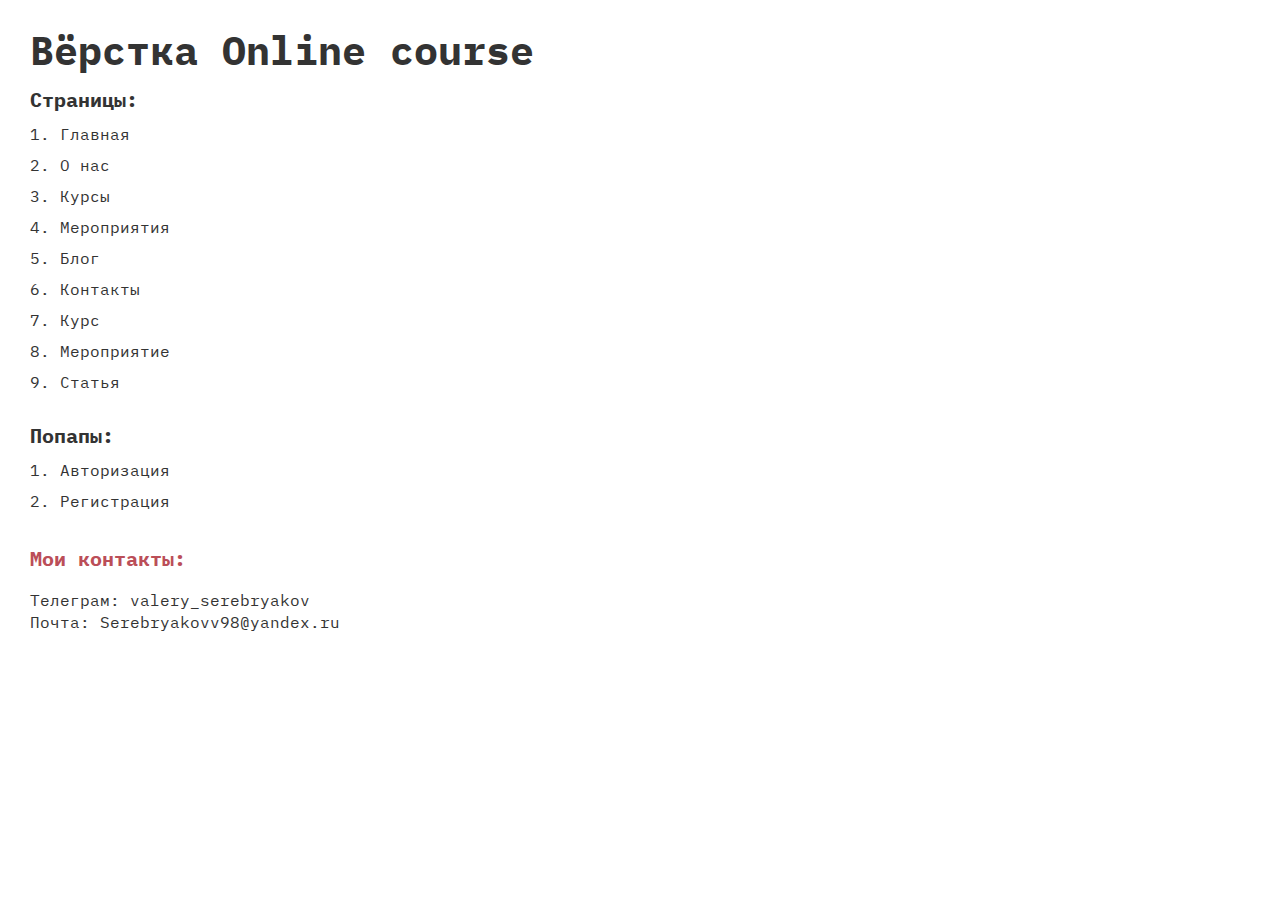
<file: index.html>
<!DOCTYPE html>
<html>

<head>
	<meta charset="UTF-8">
	<meta name="viewport" content="width=device-width, initial-scale=1.0">
	<title>Верстка Online course</title>
</head>

<body>
	<div class="rootpage">
		<h1>Вёрстка Online course</h1>
		<h2>Страницы:</h2>
		<ol class="rootpage__list">
			<li><a target="_blank" href="home.html">Главная</a></li>
			<li><a target="_blank" href="about-us.html">О нас</a></li>
			<li><a target="_blank" href="courses.html">Курсы</a></li>
			<li><a target="_blank" href="events.html">Мероприятия</a></li>
			<li><a target="_blank" href="blog.html">Блог</a></li>
			<li><a target="_blank" href="contacts.html">Контакты</a></li>
			<li><a target="_blank" href="course.html">Курс</a></li>
			<li><a target="_blank" href="event.html">Мероприятие</a></li>
			<li><a target="_blank" href="single-post.html">Статья</a></li>
		</ol>
		<h2>Попапы:</h2>
		<ol class="rootpage__list">
			<li><a target="_blank" href="home.html#log-in-popup">Авторизация</a></li>
			<li><a target="_blank" href="home.html#sign-up-popup">Регистрация</a></li>
		</ol>
		<div class="rootpage__contacts">
			<h2>Мои контакты:</h2>
			<p>Телеграм: <a href="https://t.me/valery_serebryakov">valery_serebryakov</a></p>
			<p>Почта: <a href="mailto:Serebryakovv98@yandex.ru">Serebryakovv98@yandex.ru</a></p>
		</div>
	</div>
</body>
<style>
	@charset "UTF-8";
	@import url('https://fonts.googleapis.com/css2?family=IBM+Plex+Mono&display=swap');

	*,
	*::before,
	*::after {
		padding: 0px;
		margin: 0px;
		border: 0px;
		box-sizing: border-box;
	}

	html,
	body {
		height: 100%;
		margin: 0;
		padding: 0;
		min-width: 320px;
		width: 100%;
		color: #50545b;
		color: #333;
		background-color: #fff;
	}

	body {
		font-family: "IBM Plex Mono";
		font-size: 100%;
		line-height: 1;
		font-size: 1rem;
	}


	a {
		color: inherit;
		text-decoration: underline;
		transition: padding-left 0.3s ease 0s;
	}

	a:link {
		text-decoration: none;
	}

	a:visited {
		text-decoration: none;
		color: #b7b7b7;
	}

	a:hover {
		text-decoration: none;
		padding-left: 5px;
	}

	ul li {
		list-style: none;
	}

	img {
		vertical-align: top;
	}

	.wrapper {
		width: 100%;
		min-height: 100%;
		overflow: hidden;
	}

	.rootpage {
		padding: 30px;
		display: flex;
		flex-direction: column;
		align-items: flex-start;
	}


	h1 {
		font-size: 2.5rem;
		margin: 0px 0px 1.25rem 0px;
	}


	h2 {
		font-size: 1.25rem;
		margin: 0px 0px 1rem 0px;
	}


	.rootpage__list {
		margin: 0px 0px 2.25rem 1.25rem;
		margin: 0px 0px 2.25rem 1.85rem;
	}

	.rootpage__list li:not(:last-child) {
		margin: 0px 0px 15px 0px;
	}

	.rootpage__contacts,
	.rootpage__tnx {
		line-height: 1.4;
	}

	.rootpage__tnx h2,
	.rootpage__contacts h2 {
		color: #bb4e58;
	}

	.rootpage__contacts {}

	.rootpage__contacts a {
		padding: 0;
	}

	.rootpage__tnx {
		margin: 0px 0px 1rem 0px;
	}
</style>

</html>
</file>
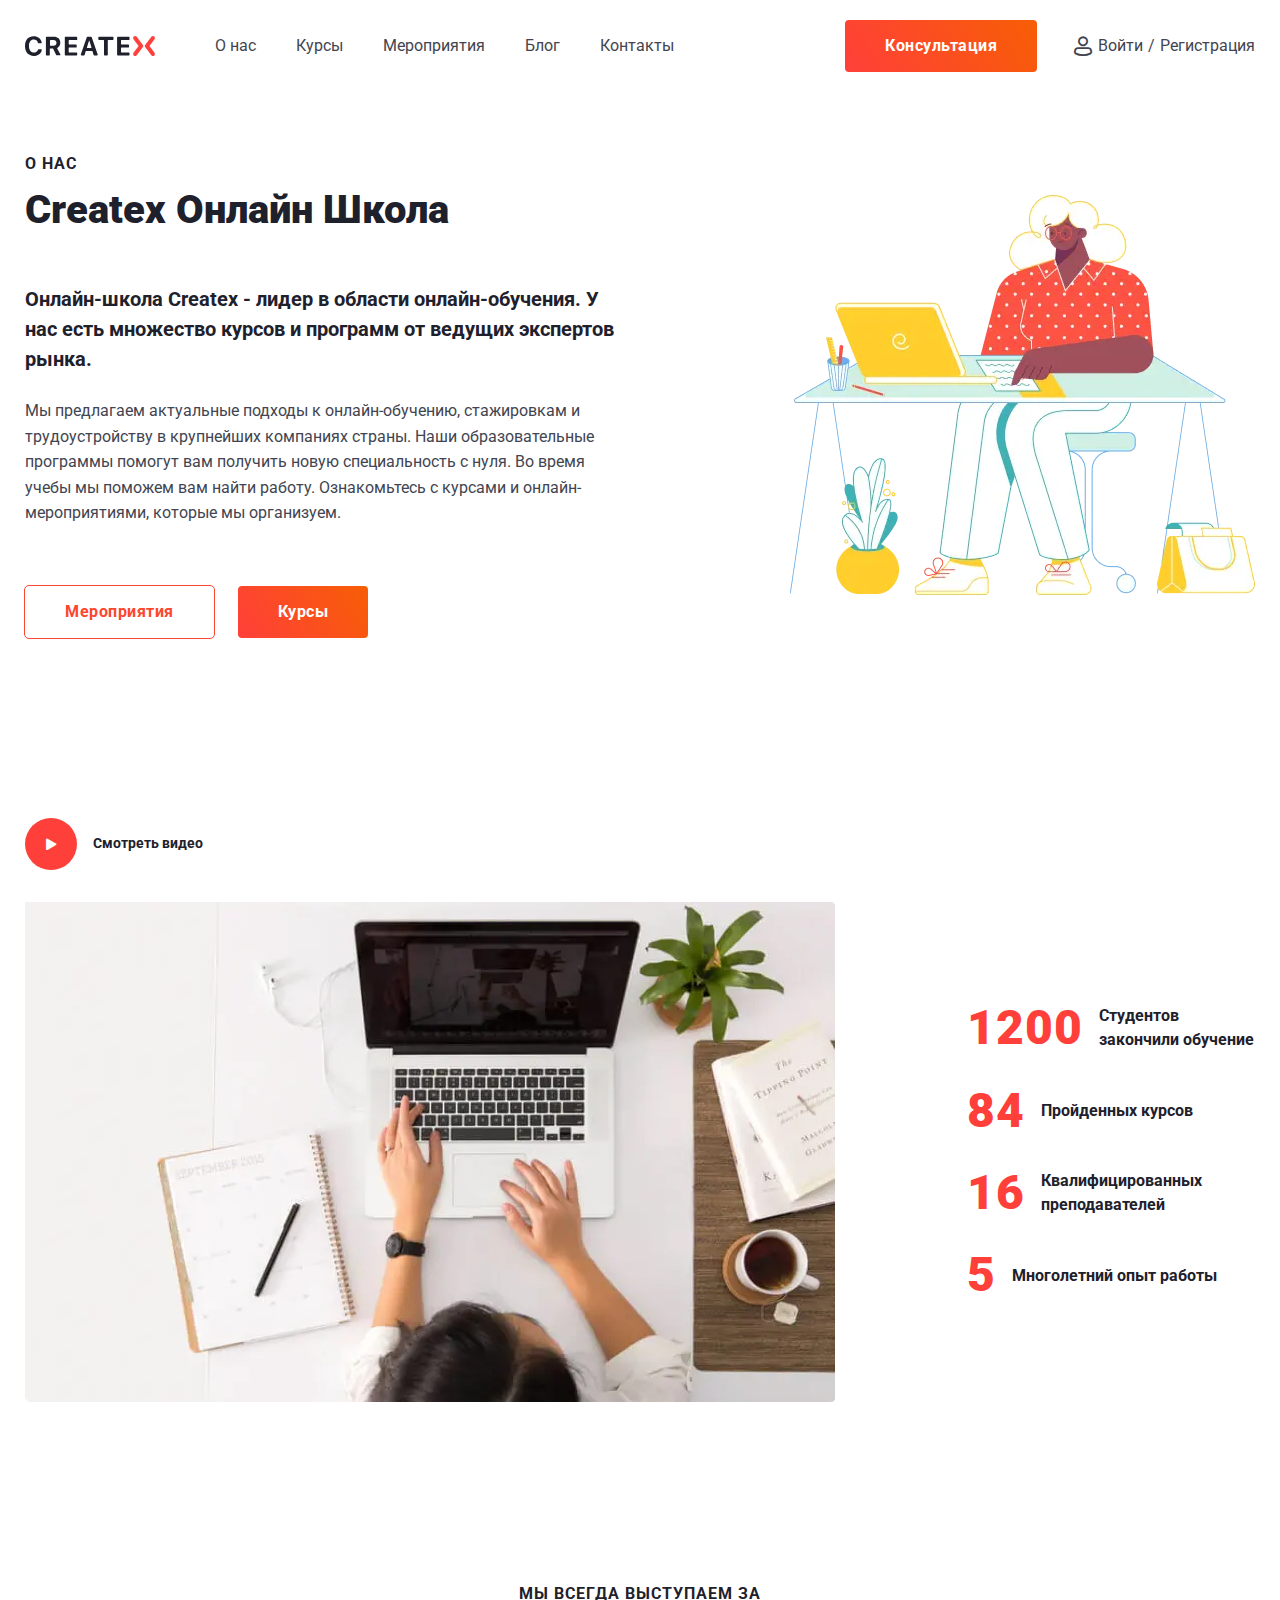
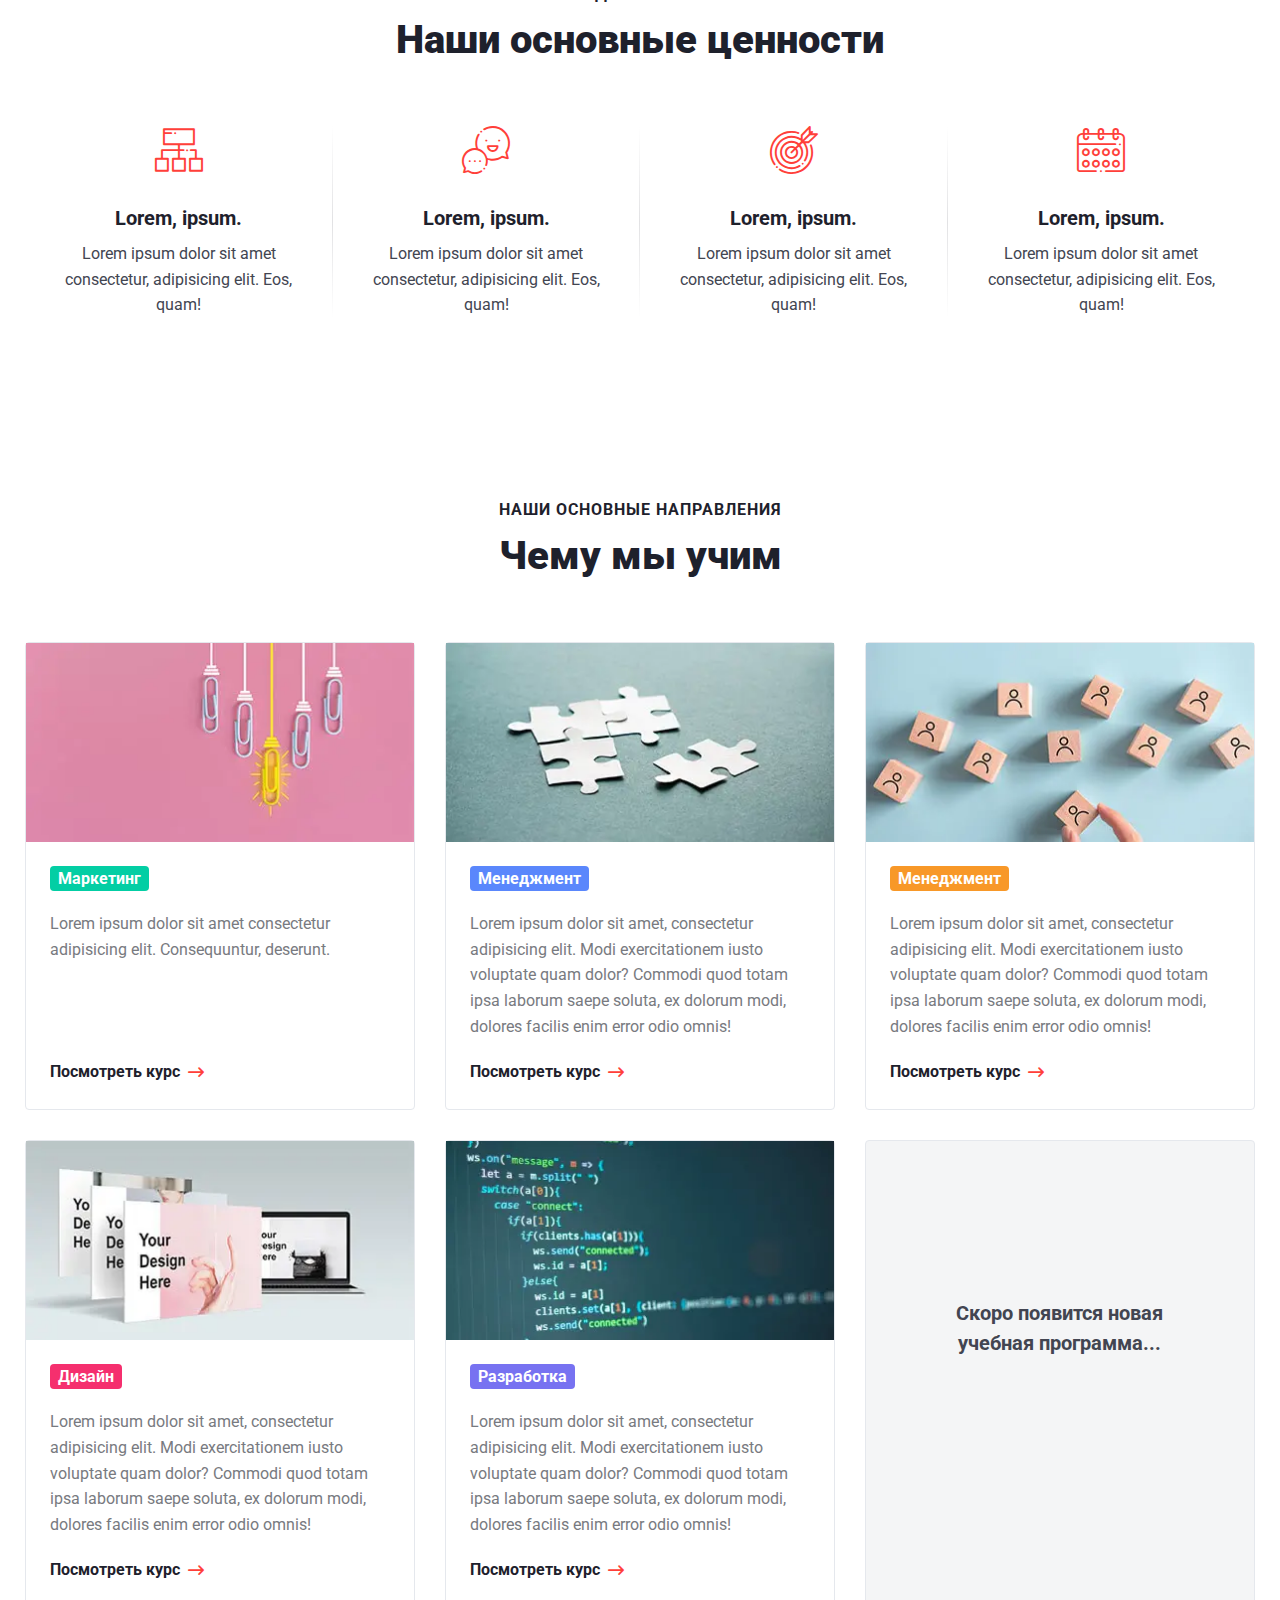
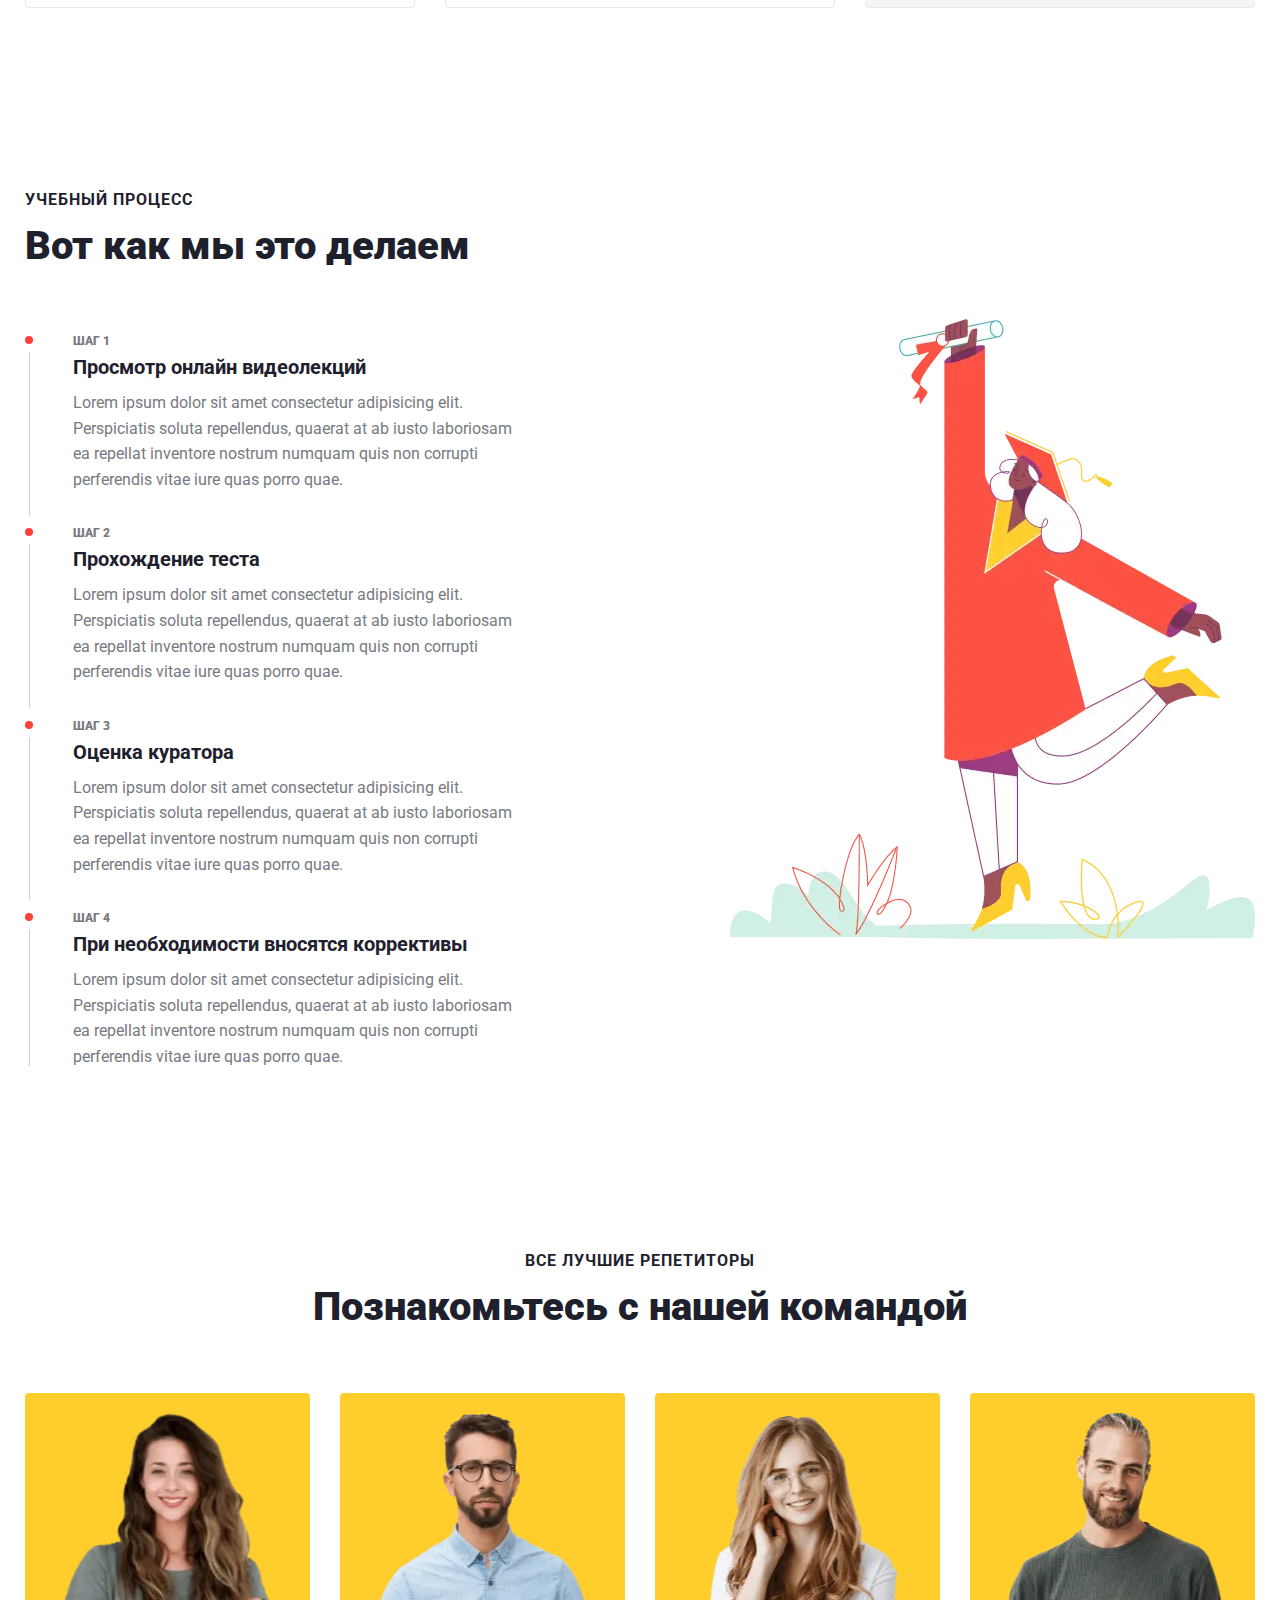
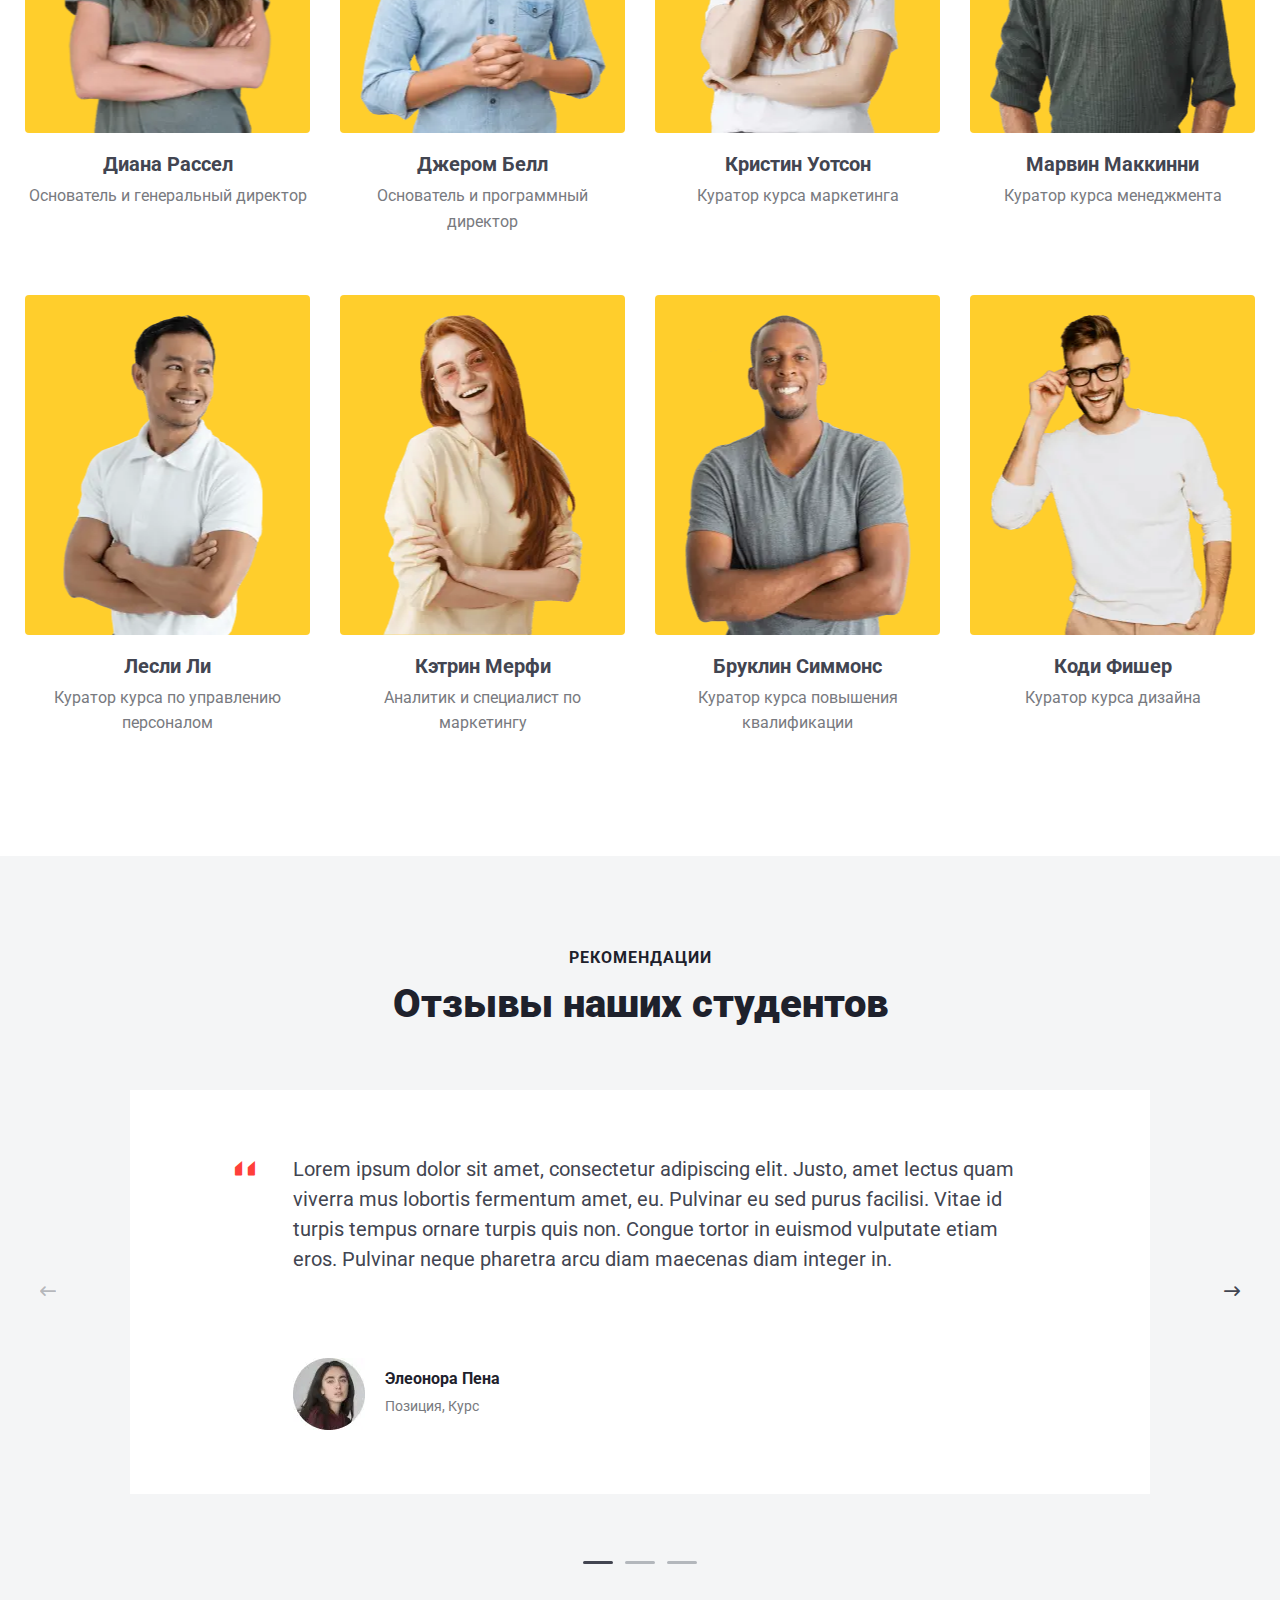
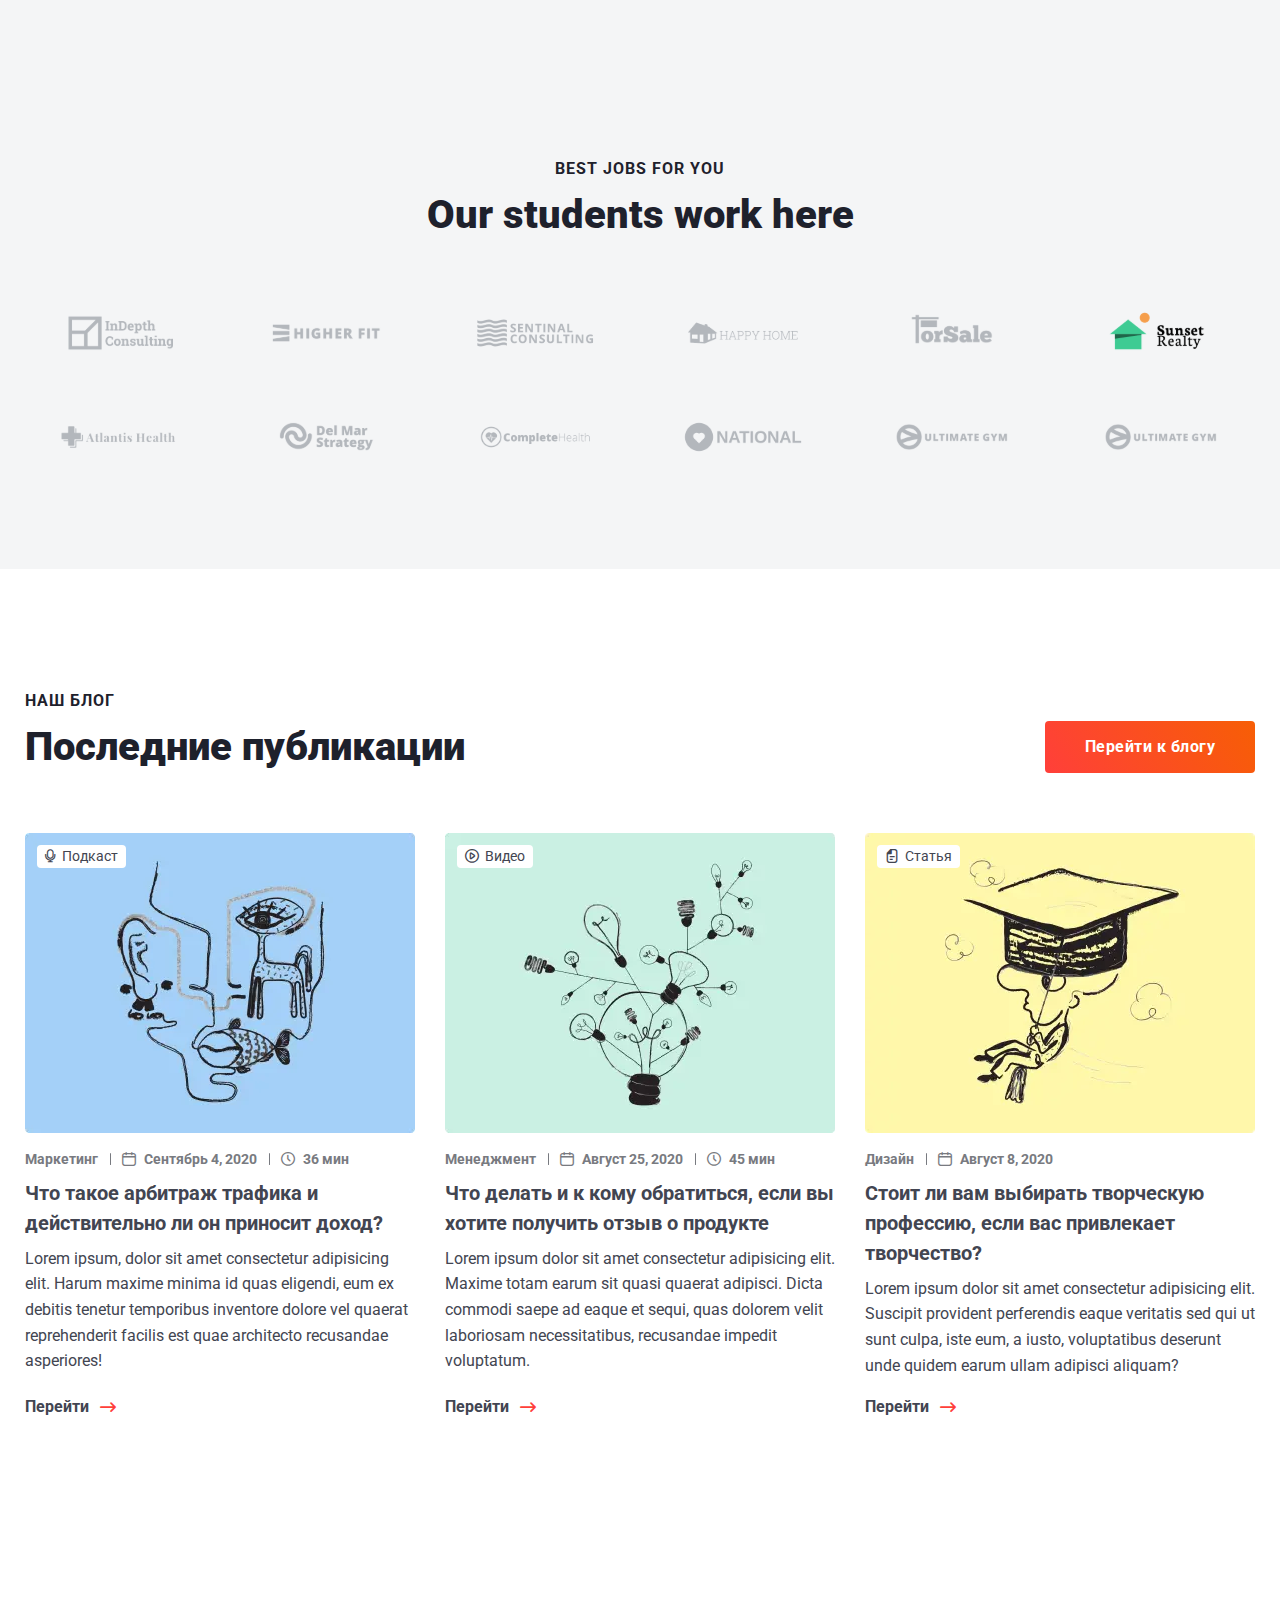
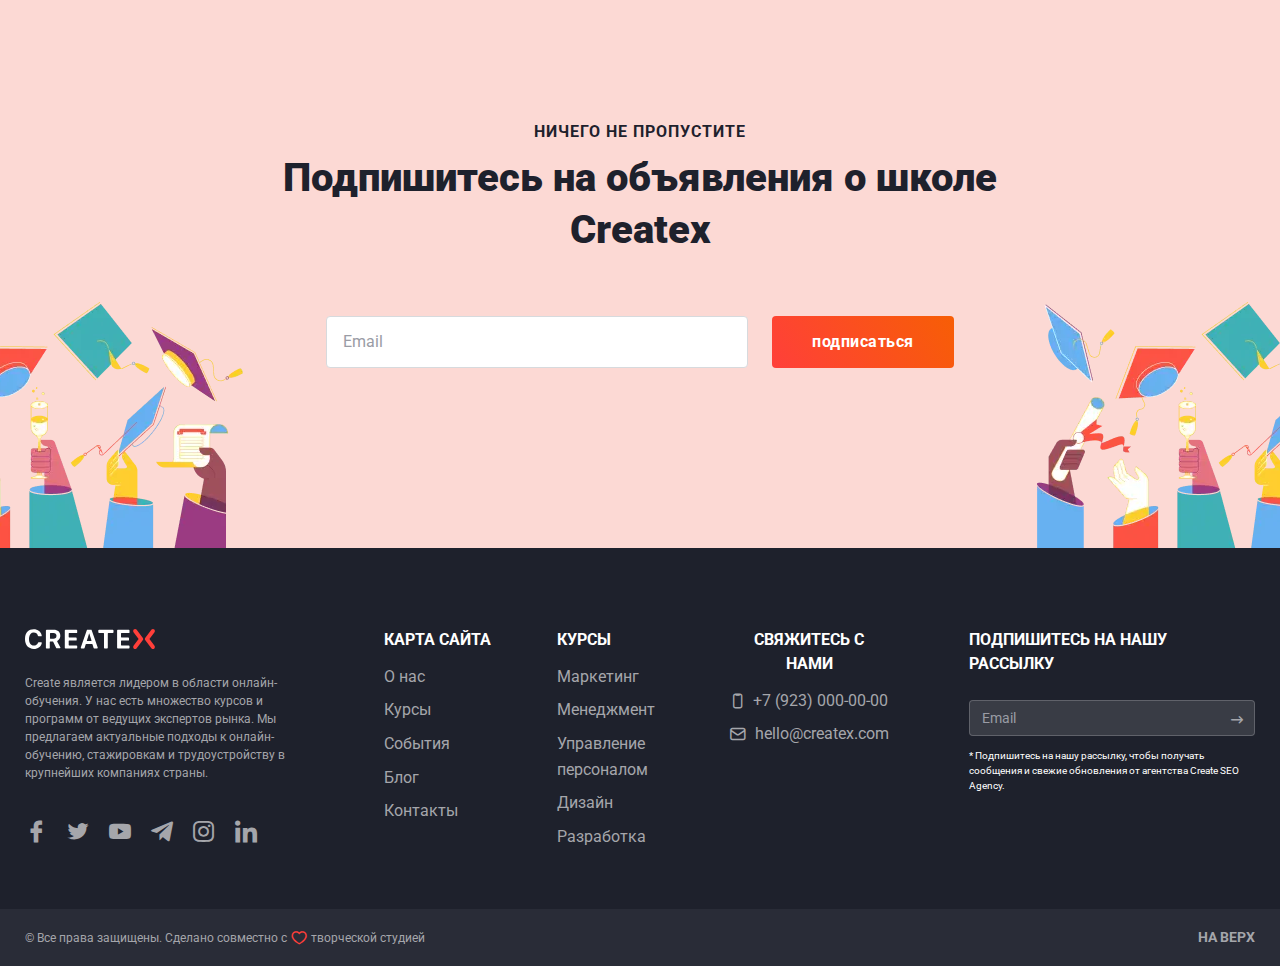
<file: about-us.html>
<!DOCTYPE html>
<html lang="ru">

<head>
	<title>О нас</title>
	<meta charset="UTF-8">
	<meta name="format-detection" content="telephone=no">
	<!-- <style>body{opacity: 0;}</style> -->
	<link rel="stylesheet" href="css/style.min.css?_v=20250206173104">
	<link rel="shortcut icon" href="favicon.ico">
	<!-- <meta name="robots" content="noindex, nofollow"> -->
	<meta name="viewport" content="width=device-width, initial-scale=1.0">
</head>

<body>
	<div class="wrapper">
		<header data-scroll="92" data-scroll-show class="header">
			<div class="header__container">
				<div class="header__body">
					<div class="header__column">
						<a href="home.html" class="header__logo">
							<img src="img/header/logo.svg" alt="logo">
						</a>
						<div class="header__menu menu">
							<nav class="menu__body">
								<ul class="menu__list">
									<li class="menu__item"><a class="menu__link" href="about-us.html">О нас</a></li>
									<li class="menu__item"><a class="menu__link" href="courses.html">Курсы</a></li>
									<li class="menu__item"><a class="menu__link" href="events.html">Мероприятия</a></li>
									<li class="menu__item"><a class="menu__link" href="blog.html">Блог</a></li>
									<li class="menu__item"><a class="menu__link" href="contacts.html">Контакты</a></li>
								</ul>
							</nav>
						</div>
					</div>
					<div class="header__column header__column_modified">
						<a data-da=".menu__body,590.98,1" href="#" class="header__button button button_bg">Консультация</a>
						<div data-da=".menu__body,400.98,2" class="header__authorization">
							<a href="#" data-popup=".log-in-popup" class="header__log-in">Войти</a>
							<a href="#" data-popup=".sign-up-popup" class="header__register">Регистрация</a>
						</div>
						<button type="button" class="header__icon icon-menu"><span></span></button>
					</div>
				</div>
			</div>
		</header>
		<main class="page">
			<section class="createx-school">
				<div class="createx-school__container">
					<div class="createx-school__content">
						<div class="createx-school__titles titles">
							<div class="titles__subtitle">О нас</div>
							<h2 class="titles__title">Createx Онлайн Школа</h2>
						</div>
						<div class="createx-school__slogan">Онлайн-школа Createx - лидер в области онлайн-обучения. У нас есть множество курсов и программ от ведущих экспертов рынка.</div>
						<div class="createx-school__text">
							<p>Мы предлагаем актуальные подходы к онлайн-обучению, стажировкам и трудоустройству в крупнейших компаниях страны. Наши образовательные программы помогут вам получить новую специальность с нуля. Во время учебы мы поможем вам найти работу. Ознакомьтесь с курсами и онлайн-мероприятиями, которые мы организуем.</p>
						</div>
						<div class="createx-school__buttons">
							<a href="#" class="createx-school__button button button_transparent">Мероприятия</a>
							<a href="#" class="createx-school__button button button_bg">Курсы</a>
						</div>
					</div>
					<div class="createx-school__image">
						<picture><source srcset="img/createx-school/illustration.webp" type="image/webp"><img src="img/createx-school/illustration.png" alt="illustration"></picture>
					</div>
				</div>
			</section>
			<section class="watch-video">
				<div class="watch-video__container">
					<div class="watch-video__showreel showreel">
						<a href="#" class="showreel__button"></a>
						<div class="showreel__label">Смотреть видео</div>
					</div>
					<div class="watch-video__body">
						<div class="watch-video__image-ibg">
							<picture><source srcset="img/watch-video/image-video.webp" type="image/webp"><img src="img/watch-video/image-video.jpg" alt="image-video"></picture>
						</div>
						<div class="watch-video__statistics">
							<div class="watch-video__item">
								<div class="watch-video__number">1200</div>
								<div class="watch-video__label">Студентов закончили обучение</div>
							</div>
							<div class="watch-video__item">
								<div class="watch-video__number">84</div>
								<div class="watch-video__label">Пройденных курсов</div>
							</div>
							<div class="watch-video__item">
								<div class="watch-video__number">16</div>
								<div class="watch-video__label">Квалифицированных преподавателей</div>
							</div>
							<div class="watch-video__item">
								<div class="watch-video__number">5</div>
								<div class="watch-video__label">Многолетний опыт работы</div>
							</div>
						</div>
					</div>
				</div>
			</section>
			<section class="core-values">
				<div class="core-values__container">
					<div class="core-values__titles titles">
						<div class="titles__subtitle">Мы всегда выступаем за</div>
						<h2 class="titles__title">Наши основные ценности</h2>
					</div>
					<div class="core-values__columns">
						<div class="core-values__column">
							<div class="core-values__ikon core-values__ikon_structure"></div>
							<div class="core-values__label">Lorem, ipsum.</div>
							<div class="core-values__text">
								<p>Lorem ipsum dolor sit amet consectetur, adipisicing elit. Eos, quam!</p>
							</div>
						</div>
						<div class="core-values__column">
							<div class="core-values__ikon core-values__ikon_chat"></div>
							<div class="core-values__label">Lorem, ipsum.</div>
							<div class="core-values__text">
								<p>Lorem ipsum dolor sit amet consectetur, adipisicing elit. Eos, quam!</p>
							</div>
						</div>
						<div class="core-values__column">
							<div class="core-values__ikon core-values__ikon_target"></div>
							<div class="core-values__label">Lorem, ipsum.</div>
							<div class="core-values__text">
								<p>Lorem ipsum dolor sit amet consectetur, adipisicing elit. Eos, quam!</p>
							</div>
						</div>
						<div class="core-values__column">
							<div class="core-values__ikon core-values__ikon_calendar"></div>
							<div class="core-values__label">Lorem, ipsum.</div>
							<div class="core-values__text">
								<p>Lorem ipsum dolor sit amet consectetur, adipisicing elit. Eos, quam!</p>
							</div>
						</div>
					</div>
				</div>
			</section>
			<section class="main-directions">
				<div class="main-directions__container">
					<div class="main-directions__titles titles">
						<div class="titles__subtitle">наши основные направления</div>
						<h2 class="titles__title">Чему мы учим</h2>
					</div>
					<div class="main-directions__cards">
						<div class="main-directions__card">
							<article class="main-directions__item card-directions">
								<a href="#" class="card-directions__image-ibg">
									<picture><source srcset="img/main-directions/image-card1.webp" type="image/webp"><img src="img/main-directions/image-card1.jpg" alt="image card"></picture>
								</a>
								<div class="card-directions__body">
									<div class="card-directions__specialization card-directions__specialization_green">Маркетинг</div>
									<div class="card-directions__text">
										<p>Lorem ipsum dolor sit amet consectetur adipisicing elit. Consequuntur, deserunt.</p>
									</div>
									<a href="#" class="card-directions__button">Посмотреть курс</a>
								</div>
							</article>
						</div>
						<div class="main-directions__card">
							<article class="main-directions__item card-directions">
								<a href="#" class="card-directions__image-ibg">
									<picture><source srcset="img/main-directions/image-card2.webp" type="image/webp"><img src="img/main-directions/image-card2.jpg" alt="image card"></picture>
								</a>
								<div class="card-directions__body">
									<div class="card-directions__specialization card-directions__specialization_blue">Менеджмент</div>
									<div class="card-directions__text">
										<p>Lorem ipsum dolor sit amet, consectetur adipisicing elit. Modi exercitationem iusto voluptate quam dolor? Commodi quod totam ipsa laborum saepe soluta, ex dolorum modi, dolores facilis enim error odio omnis!</p>
									</div>
									<a href="#" class="card-directions__button">Посмотреть курс</a>
								</div>
							</article>
						</div>
						<div class="main-directions__card">
							<article class="main-directions__item card-directions">
								<a href="#" class="card-directions__image-ibg">
									<picture><source srcset="img/main-directions/image-card3.webp" type="image/webp"><img src="img/main-directions/image-card3.jpg" alt="image card"></picture>
								</a>
								<div class="card-directions__body">
									<div class="card-directions__specialization card-directions__specialization_yellow">Менеджмент</div>
									<div class="card-directions__text">
										<p>Lorem ipsum dolor sit amet, consectetur adipisicing elit. Modi exercitationem iusto voluptate quam dolor? Commodi quod totam ipsa laborum saepe soluta, ex dolorum modi, dolores facilis enim error odio omnis!</p>
									</div>
									<a href="#" class="card-directions__button">Посмотреть курс</a>
								</div>
							</article>
						</div>
						<div class="main-directions__card">
							<article class="main-directions__item card-directions">
								<a href="#" class="card-directions__image-ibg">
									<picture><source srcset="img/main-directions/image-card4.webp" type="image/webp"><img src="img/main-directions/image-card4.jpg" alt="image card"></picture>
								</a>
								<div class="card-directions__body">
									<div class="card-directions__specialization card-directions__specialization_pink">Дизайн</div>
									<div class="card-directions__text">
										<p>Lorem ipsum dolor sit amet, consectetur adipisicing elit. Modi exercitationem iusto voluptate quam dolor? Commodi quod totam ipsa laborum saepe soluta, ex dolorum modi, dolores facilis enim error odio omnis!</p>
									</div>
									<a href="#" class="card-directions__button">Посмотреть курс</a>
								</div>
							</article>
						</div>
						<div class="main-directions__card">
							<article class="main-directions__item card-directions">
								<a href="#" class="card-directions__image-ibg">
									<picture><source srcset="img/main-directions/image-card5.webp" type="image/webp"><img src="img/main-directions/image-card5.jpg" alt="image card"></picture>
								</a>
								<div class="card-directions__body">
									<div class="card-directions__specialization card-directions__specialization_purple">Разработка</div>
									<div class="card-directions__text">
										<p>Lorem ipsum dolor sit amet, consectetur adipisicing elit. Modi exercitationem iusto voluptate quam dolor? Commodi quod totam ipsa laborum saepe soluta, ex dolorum modi, dolores facilis enim error odio omnis!</p>
									</div>
									<a href="#" class="card-directions__button">Посмотреть курс</a>
								</div>
							</article>
						</div>
						<div class="main-directions__card main-directions__card_modified">
							<article class="main-directions__item card-directions card-directions_empty">
								<div class="card-directions__body">
									<div class="card-directions__desc">Скоро появится новая учебная программа...</div>
								</div>
							</article>
						</div>
					</div>
				</div>
			</section>
			<section class="studying-process">
				<div class="studying-process__container">
					<div class="studying-process__content">
						<div class="studying-process__titles titles">
							<div class="titles__subtitle">Учебный процесс</div>
							<h2 class="titles__title">Вот как мы это делаем</h2>
						</div>
						<div class="studying-process__speps">
							<div class="studying-process__item item-studying-process">
								<div class="item-studying-process__label">ШАГ 1</div>
								<h6 class="item-studying-process__title">Просмотр онлайн видеолекций</h6>
								<div class="item-studying-process__text">
									<p>Lorem ipsum dolor sit amet consectetur adipisicing elit. Perspiciatis soluta repellendus, quaerat at ab iusto laboriosam ea repellat inventore nostrum numquam quis non corrupti perferendis vitae iure quas porro quae.</p>
								</div>
							</div>
							<div class="studying-process__item item-studying-process">
								<div class="item-studying-process__label">ШАГ 2</div>
								<h6 class="item-studying-process__title">Прохождение теста</h6>
								<div class="item-studying-process__text">
									<p>Lorem ipsum dolor sit amet consectetur adipisicing elit. Perspiciatis soluta repellendus, quaerat at ab iusto laboriosam ea repellat inventore nostrum numquam quis non corrupti perferendis vitae iure quas porro quae.</p>
								</div>
							</div>
							<div class="studying-process__item item-studying-process">
								<div class="item-studying-process__label">ШАГ 3</div>
								<h6 class="item-studying-process__title">Оценка куратора</h6>
								<div class="item-studying-process__text">
									<p>Lorem ipsum dolor sit amet consectetur adipisicing elit. Perspiciatis soluta repellendus, quaerat at ab iusto laboriosam ea repellat inventore nostrum numquam quis non corrupti perferendis vitae iure quas porro quae.</p>
								</div>
							</div>
							<div class="studying-process__item item-studying-process">
								<div class="item-studying-process__label">ШАГ 4</div>
								<h6 class="item-studying-process__title">При необходимости вносятся коррективы</h6>
								<div class="item-studying-process__text">
									<p>Lorem ipsum dolor sit amet consectetur adipisicing elit. Perspiciatis soluta repellendus, quaerat at ab iusto laboriosam ea repellat inventore nostrum numquam quis non corrupti perferendis vitae iure quas porro quae.</p>
								</div>
							</div>
						</div>
					</div>
					<div class="studying-process__image">
						<picture><source srcset="img/studying-process/illustration.webp" type="image/webp"><img src="img/studying-process/illustration.png" alt=""></picture>
					</div>
				</div>
			</section>
			<section class="all-best-tutors">
				<div class="all-best-tutors__container">
					<div class="all-best-tutors__titles titles">
						<div class="titles__subtitle">Все лучшие репетиторы</div>
						<h2 class="titles__title">Познакомьтесь с нашей командой</h2>
					</div>
					<div class="all-best-tutors__cards">
						<div class="all-best-tutors__card card-team">
							<article class="card-team__item">
								<div class="card-team__image">
									<picture><source srcset="img/team/people1.webp" type="image/webp"><img src="img/team/people1.png" alt="people1"></picture>
									<div class="card-team__icons">
										<a href="#" class="card-team__icon card-team__icon_facebook"></a>
										<a href="#" class="card-team__icon card-team__icon_instagram"></a>
										<a href="#" class="card-team__icon card-team__icon_linked-In"></a>
									</div>
								</div>
								<div class="card-team__info">
									<div class="card-team__name">Диана Рассел</div>
									<div class="card-team__post">Основатель и генеральный директор</div>
								</div>
							</article>
						</div>
						<div class="all-best-tutors__card card-team">
							<article class="card-team__card">
								<div class="card-team__image">
									<picture><source srcset="img/team/people2.webp" type="image/webp"><img src="img/team/people2.png" alt="people1"></picture>
									<div class="card-team__icons">
										<a href="#" class="card-team__icon card-team__icon_facebook"></a>
										<a href="#" class="card-team__icon card-team__icon_instagram"></a>
										<a href="#" class="card-team__icon card-team__icon_linked-In"></a>
									</div>
								</div>
								<div class="card-team__info">
									<div class="card-team__name">Джером Белл</div>
									<div class="card-team__post">Основатель и программный директор</div>
								</div>
							</article>
						</div>
						<div class="all-best-tutors__card card-team">
							<article class="card-team__card">
								<div class="card-team__image">
									<picture><source srcset="img/team/people3.webp" type="image/webp"><img src="img/team/people3.png" alt="people1"></picture>
									<div class="card-team__icons">
										<a href="#" class="card-team__icon card-team__icon_facebook"></a>
										<a href="#" class="card-team__icon card-team__icon_instagram"></a>
										<a href="#" class="card-team__icon card-team__icon_linked-In"></a>
									</div>
								</div>
								<div class="card-team__info">
									<div class="card-team__name">Кристин Уотсон</div>
									<div class="card-team__post">Куратор курса маркетинга</div>
								</div>
							</article>
						</div>
						<div class="all-best-tutors__card card-team">
							<article class="card-team__card">
								<div class="card-team__image">
									<picture><source srcset="img/team/people4.webp" type="image/webp"><img src="img/team/people4.png" alt="people1"></picture>
									<div class="card-team__icons">
										<a href="#" class="card-team__icon card-team__icon_facebook"></a>
										<a href="#" class="card-team__icon card-team__icon_instagram"></a>
										<a href="#" class="card-team__icon card-team__icon_linked-In"></a>
									</div>
								</div>
								<div class="card-team__info">
									<div class="card-team__name">Марвин Маккинни</div>
									<div class="card-team__post">Куратор курса менеджмента</div>
								</div>
							</article>
						</div>
						<div class="all-best-tutors__card card-team">
							<article class="card-team__card">
								<div class="card-team__image">
									<picture><source srcset="img/team/people5.webp" type="image/webp"><img src="img/team/people5.png" alt="people1"></picture>
									<div class="card-team__icons">
										<a href="#" class="card-team__icon card-team__icon_facebook"></a>
										<a href="#" class="card-team__icon card-team__icon_instagram"></a>
										<a href="#" class="card-team__icon card-team__icon_linked-In"></a>
									</div>
								</div>
								<div class="card-team__info">
									<div class="card-team__name">Лесли Ли</div>
									<div class="card-team__post">Куратор курса по управлению персоналом</div>
								</div>
							</article>
						</div>
						<div class="all-best-tutors__card card-team">
							<article class="card-team__card">
								<div class="card-team__image">
									<picture><source srcset="img/team/people6.webp" type="image/webp"><img src="img/team/people6.png" alt="people1"></picture>
									<div class="card-team__icons">
										<a href="#" class="card-team__icon card-team__icon_facebook"></a>
										<a href="#" class="card-team__icon card-team__icon_instagram"></a>
										<a href="#" class="card-team__icon card-team__icon_linked-In"></a>
									</div>
								</div>
								<div class="card-team__info">
									<div class="card-team__name">Кэтрин Мерфи</div>
									<div class="card-team__post">Аналитик и специалист по маркетингу</div>
								</div>
							</article>
						</div>
						<div class="all-best-tutors__card card-team">
							<article class="card-team__card">
								<div class="card-team__image">
									<picture><source srcset="img/team/people7.webp" type="image/webp"><img src="img/team/people7.png" alt="people1"></picture>
									<div class="card-team__icons">
										<a href="#" class="card-team__icon card-team__icon_facebook"></a>
										<a href="#" class="card-team__icon card-team__icon_instagram"></a>
										<a href="#" class="card-team__icon card-team__icon_linked-In"></a>
									</div>
								</div>
								<div class="card-team__info">
									<div class="card-team__name">Бруклин Симмонс</div>
									<div class="card-team__post">Куратор курса повышения квалификации</div>
								</div>
							</article>
						</div>
						<div class="all-best-tutors__card card-team">
							<article class="card-team__card">
								<div class="card-team__image">
									<picture><source srcset="img/team/people8.webp" type="image/webp"><img src="img/team/people8.png" alt="people1"></picture>
									<div class="card-team__icons">
										<a href="#" class="card-team__icon card-team__icon_facebook"></a>
										<a href="#" class="card-team__icon card-team__icon_instagram"></a>
										<a href="#" class="card-team__icon card-team__icon_linked-In"></a>
									</div>
								</div>
								<div class="card-team__info">
									<div class="card-team__name">Коди Фишер</div>
									<div class="card-team__post">Куратор курса дизайна</div>
								</div>
							</article>
						</div>
					</div>
				</div>
			</section>
			<section class="testimonials">
				<div class="testimonials__container">
					<div class="testimonials__top">
						<div class="testimonials__titles titles">
							<div class="titles__subtitle">РЕКОМЕНДАЦИИ</div>
							<h2 class="titles__title">Отзывы наших студентов</h2>
						</div>
					</div>
					<div class="testimonials__body">
						<div class="testimonials__slider swiper">
							<div class="testimonials__wrapper swiper-wrapper">
								<div class="testimonials__slide slide-testimonials swiper-slide">
									<div class="slide-testimonials__body">
										<div class="slide-testimonials__quote">Lorem ipsum dolor sit amet, consectetur adipiscing elit. Justo, amet lectus quam viverra mus lobortis fermentum amet, eu. Pulvinar eu sed purus facilisi. Vitae id turpis tempus ornare turpis quis non. Congue tortor in euismod vulputate etiam eros. Pulvinar neque pharetra arcu diam maecenas diam integer in.</div>
										<div class="slide-testimonials__author">
											<div class="slide-testimonials__icon-image">
												<picture><source srcset="img/testimonials/girl.webp" type="image/webp"><img src="img/testimonials/girl.jpg" alt="author"></picture>
											</div>
											<div class="slide-testimonials__name">Элеонора Пена</div>
											<div class="slide-testimonials__post">Позиция, Курс</div>
										</div>
									</div>
								</div>
								<div class="testimonials__slide slide-testimonials swiper-slide">
									<div class="slide-testimonials__body">
										<div class="slide-testimonials__quote">Lorem ipsum dolor, sit amet consectetur adipisicing elit. Officiis quos velit ab. Consequuntur, in tempore.Lorem ipsum dolor sit amet, consectetur adipiscing elit. Justo, amet lectus quam viverra mus lobortis fermentum amet, eu. Pulvinar eu sed purus facilisi. Vitae id turpis tempus ornare turpis quis non. Congue tortor in euismod vulputate etiam eros. Pulvinar neque pharetra arcu diam maecenas diam integer in.</div>
										<div class="slide-testimonials__author">
											<div class="slide-testimonials__icon-image">
												<picture><source srcset="img/testimonials/girl.webp" type="image/webp"><img src="img/testimonials/girl.jpg" alt="author"></picture>
											</div>
											<div class="slide-testimonials__name">Lorem, ipsum.</div>
											<div class="slide-testimonials__post">Позиция, Курс</div>
										</div>
									</div>
								</div>
								<div class="testimonials__slide slide-testimonials swiper-slide">
									<div class="slide-testimonials__body">
										<div class="slide-testimonials__quote">Lorem ipsum dolor, sit amet consectetur adipisicing elit. Officiis quos velit ab. Consequuntur, in tempore.Lorem ipsum dolor.</div>
										<div class="slide-testimonials__author">
											<div class="slide-testimonials__icon-image">
												<picture><source srcset="img/testimonials/girl.webp" type="image/webp"><img src="img/testimonials/girl.jpg" alt="author"></picture>
											</div>
											<div class="slide-testimonials__name">Lorem, ipsum</div>
											<div class="slide-testimonials__post">Позиция, Курс</div>
										</div>
									</div>
								</div>
							</div>
						</div>
						<div data-da=".testimonials__top,1150.98,1" class="testimonials__navigation">
							<div class="testimonials__swiper-button-prev swiper-button-prev"></div>
							<div class="testimonials__swiper-button-next swiper-button-next"></div>
						</div>
					</div>
					<div class="testimonials__pagination-swiper"></div>
				</div>
			</section>
			<section class="best-jobs-for-you">
				<div class="best-jobs-for-you__container">
					<div class="best-jobs-for-you__titles titles">
						<div class="titles__subtitle">best jobs for you</div>
						<h2 class="titles__title">Our students work here</h2>
					</div>
					<div class="best-jobs-for-you__content">
						<a href="#" class="best-jobs-for-you__ikon">
							<img src="img/best-jobs-for-you/indepth-consulting.svg" alt="InDepth Consulting Logo">
						</a>
						<a href="#" class="best-jobs-for-you__ikon">
							<img src="img/best-jobs-for-you/higher-fit.svg" alt="Higher Fit Logo">
						</a>
						<a href="#" class="best-jobs-for-you__ikon">
							<img src="img/best-jobs-for-you/sentinal-consulting.svg" alt="Sentinal Consulting Logo">
						</a>
						<a href="#" class="best-jobs-for-you__ikon">
							<img src="img/best-jobs-for-you/happy-home.svg" alt="Happy Home Logo">
						</a>
						<a href="#" class="best-jobs-for-you__ikon">
							<img src="img/best-jobs-for-you/for-sale.svg" alt="For Sale Logo">
						</a>
						<a href="#" class="best-jobs-for-you__ikon">
							<img src="img/best-jobs-for-you/sunset-realty.svg" alt="Sunset Realty Logo">
						</a>
						<a href="#" class="best-jobs-for-you__ikon">
							<img src="img/best-jobs-for-you/atlantis-health.svg" alt="Atlantis Health Logo">
						</a>
						<a href="#" class="best-jobs-for-you__ikon">
							<img src="img/best-jobs-for-you/del-mar-strategy.svg" alt="Del Mar Strategy Logo">
						</a>
						<a href="#" class="best-jobs-for-you__ikon">
							<img src="img/best-jobs-for-you/complete-health.svg" alt="Complete Health Logo">
						</a>
						<a href="#" class="best-jobs-for-you__ikon">
							<img src="img/best-jobs-for-you/national-health.svg" alt="National Health Logo">
						</a>
						<a href="#" class="best-jobs-for-you__ikon">
							<img src="img/best-jobs-for-you/ultimate-gym.svg" alt="Ultimate Gym Logo">
						</a>
						<a href="#" class="best-jobs-for-you__ikon">
							<img src="img/best-jobs-for-you/ultimate-gym.svg" alt="United Strategy Logo">
						</a>
					</div>
				</div>
			</section>
			<section class="our-blog">
				<div class="our-blog__container">
					<div class="our-blog__top">
						<div class="our-blog__titles titles">
							<div class="titles__subtitle">Наш блог</div>
							<h2 class="titles__title">Последние публикации</h2>
						</div>
						<a href="#" class="our-blog__button button button_bg">Перейти к блогу</a>
					</div>
					<div class="our-blog__body">
						<div class="our-blog__item">
							<article class="our-blog__card card-our-blog">
								<a href="#" class="card-our-blog__image-ibg">
									<picture><source srcset="img/our-blog/illustration1.webp" type="image/webp"><img src="img/our-blog/illustration1.jpg" alt="illustration"></picture>
									<div class="card-our-blog__badge card-our-blog__badge_podcast">Подкаст</div>
								</a>
								<div class="card-our-blog__info">
									<div class="card-our-blog__meta">
										<div class="card-our-blog__specialization">Маркетинг</div>
										<div class="card-our-blog__date">Сентябрь 4, 2020</div>
										<div class="card-our-blog__time">36 мин</div>
									</div>
									<h6 class="card-our-blog__title">Что такое арбитраж трафика и действительно ли он приносит доход?</h6>
									<div class="card-our-blog__text">
										<p>Lorem ipsum, dolor sit amet consectetur adipisicing elit. Harum maxime minima id quas eligendi, eum ex debitis tenetur temporibus inventore dolore vel quaerat reprehenderit facilis est quae architecto recusandae asperiores!</p>
									</div>
									<a href="#" class="card-our-blog__link">Перейти</a>
								</div>
							</article>
						</div>
						<div class="our-blog__item">
							<article class="our-blog__card card-our-blog">
								<a href="#" class="card-our-blog__image-ibg">
									<picture><source srcset="img/our-blog/illustration2.webp" type="image/webp"><img src="img/our-blog/illustration2.jpg" alt="illustration"></picture>
									<div class="card-our-blog__badge card-our-blog__badge_video">Видео</div>
								</a>
								<div class="card-our-blog__info">
									<div class="card-our-blog__meta">
										<div class="card-our-blog__specialization">Менеджмент</div>
										<div class="card-our-blog__date">Август 25, 2020</div>
										<div class="card-our-blog__time">45 мин</div>
									</div>
									<h6 class="card-our-blog__title">Что делать и к кому обратиться, если вы хотите получить отзыв о продукте</h6>
									<div class="card-our-blog__text">
										<p>Lorem ipsum dolor sit amet consectetur adipisicing elit. Maxime totam earum sit quasi quaerat adipisci. Dicta commodi saepe ad eaque et sequi, quas dolorem velit laboriosam necessitatibus, recusandae impedit voluptatum.</p>
									</div>
									<a href="#" class="card-our-blog__link">Перейти</a>
								</div>
							</article>
						</div>
						<div class="our-blog__item">
							<article class="our-blog__card card-our-blog">
								<a href="#" class="card-our-blog__image-ibg">
									<picture><source srcset="img/our-blog/illustration3.webp" type="image/webp"><img src="img/our-blog/illustration3.jpg" alt="illustration"></picture>
									<div class="card-our-blog__badge card-our-blog__badge_article">Статья</div>
								</a>
								<div class="card-our-blog__info">
									<div class="card-our-blog__meta">
										<div class="card-our-blog__specialization">Дизайн</div>
										<div class="card-our-blog__date">Август 8, 2020</div>
									</div>
									<h6 class="card-our-blog__title">Стоит ли вам выбирать творческую профессию, если вас привлекает творчество?</h6>
									<div class="card-our-blog__text">
										<p>Lorem ipsum dolor sit amet consectetur adipisicing elit. Suscipit provident perferendis eaque veritatis sed qui ut sunt culpa, iste eum, a iusto, voluptatibus deserunt unde quidem earum ullam adipisci aliquam?</p>
									</div>
									<a href="#" class="card-our-blog__link">Перейти</a>
								</div>
							</article>
						</div>
					</div>
				</div>
			</section>
			<section class="subscription">
				<div class="subscription__container">
					<div class="subscription__body">
						<div class="subscription__titles titles">
							<div class="titles__subtitle">Ничего не пропустите</div>
							<h2 class="titles__title">Подпишитесь на объявления о школе Createx</h2>
						</div>
						<form action="#" class="subscription__form">
							<div class="subscription__mail">
								<input data-required="email" data-error="Пожалуйста, укажите корректные данные." type="text" name="email" placeholder="Email" class="subscription__input input">
							</div>
							<button type="submit" class="subscription__button button button_bg">подписаться</button>
						</form>
					</div>
				</div>
			</section>
		</main>
		<footer class="footer">
			<div class="footer__container">
				<div class="footer__top">
					<div class="footer__description">
						<div class="footer__logo">
							<img src="img/footer/logo.svg" alt="logo">
						</div>
						<div class="footer__info">
							<p>Create является лидером в области онлайн-обучения. У нас есть множество курсов и программ от ведущих экспертов рынка. Мы предлагаем актуальные подходы к онлайн-обучению, стажировкам и трудоустройству в крупнейших компаниях страны.</p>
						</div>
						<div class="footer__icons icons-footer">
							<a href="#" class="icons-footer__link _icon-facebook"></a>
							<a href="#" class="icons-footer__link _icon-twitter"></a>
							<a href="#" class="icons-footer__link _icon-youtube"></a>
							<a href="#" class="icons-footer__link _icon-telegram"></a>
							<a href="#" class="icons-footer__link _icon-instagram"></a>
							<a href="#" class="icons-footer__link _icon-linked-In"></a>
						</div>
					</div>
					<div data-spollers="479.98" data-one-spoller class="footer__columns spollers-footer">
						<div class="spollers-footer__item">
							<button type="button" data-spoller class="spollers-footer__title">КАРТА САЙТА</button>
							<div class="spollers-footer__body">
								<nav class="spoller-footer__menu menu-footer">
									<ul class="menu-footer__list">
										<li class="menu-footer__item"><a href="#" class="menu-footer__link">О нас</a></li>
										<li class="menu-footer__item"><a href="#" class="menu-footer__link">Курсы</a></li>
										<li class="menu-footer__item"><a href="#" class="menu-footer__link">События</a></li>
										<li class="menu-footer__item"><a href="#" class="menu-footer__link">Блог</a></li>
										<li class="menu-footer__item"><a href="#" class="menu-footer__link">Контакты</a></li>
									</ul>
								</nav>
							</div>
						</div>
						<div class="spollers-footer__item">
							<button type="button" data-spoller class="spollers-footer__title">КУРСЫ</button>
							<div class="spollers-footer__body">
								<nav class="spoller-footer__menu menu-footer">
									<ul class="menu-footer__list">
										<li class="menu-footer__item"><a href="#" class="menu-footer__link">Маркетинг</a></li>
										<li class="menu-footer__item"><a href="#" class="menu-footer__link">Менеджмент</a></li>
										<li class="menu-footer__item"><a href="#" class="menu-footer__link">Управление персоналом</a></li>
										<li class="menu-footer__item"><a href="#" class="menu-footer__link">Дизайн</a></li>
										<li class="menu-footer__item"><a href="#" class="menu-footer__link">Разработка</a></li>
									</ul>
								</nav>
							</div>
						</div>
						<div class="spollers-footer__item spollers-footer__item_big">
							<button type="button" data-spoller class="spollers-footer__title">СВЯЖИТЕСЬ С НАМИ</button>
							<div class="spollers-footer__body">
								<nav class="spoller-footer__menu menu-footer">
									<ul class="menu-footer__list">
										<li class="menu-footer__item menu-footer__item_tel"><a href="tel:+79230000000" class="menu-footer__link">+7 (923) 000-00-00</a></li>
										<li class="menu-footer__item menu-footer__item_mail"><a href="mailto:hello@createx.com" class="menu-footer__link">hello@createx.com</a></li>
									</ul>
								</nav>
							</div>
						</div>
					</div>
					<div class="footer__sign-up sign-up-footer">
						<div class="sign-up-footer__title">ПОДПИШИТЕСЬ НА НАШУ РАССЫЛКУ</div>
						<form action="#" class="sign-up-footer__form">
							<div class="sign-up-footer__mail">
								<input data-validate data-required="email" data-error="Пожалуйста, укажите корректные данные." class="sign-up-footer__input input" type="text" name="email" placeholder="Email">
								<button type="submit" class="sign-up-footer__button"></button>
							</div>
						</form>
						<div class="sign-up-footer__text">
							<p>* Подпишитесь на нашу рассылку, чтобы получать сообщения и свежие обновления от агентства Create SEO Agency.</p>
						</div>
					</div>
				</div>
				<div class="footer__botom">
					<div class="footer__all-rights">© Все права защищены. Сделано совместно с <span></span> творческой студией</div>
					<a data-goto=".header" href="#" class="footer__go-top">НА ВЕРХ</a>
				</div>
			</div>
		</footer>
	</div>
	<div aria-hidden="true" class="log-in-popup popup">
		<div class="popup__wrapper">
			<div class="popup__content">
				<button data-close type="button" class="popup__close"></button>
				<div class="popup__body">
					<h2 class="popup__title">Авторизация</h2>
					<div class="popup__info">Войдите в свою учетную запись, используя адрес электронной почты и пароль, указанные при регистрации.</div>
					<form action="#" class="popup__form">
						<div class="popup__items">
							<div class="popup__item item-popup">
								<label for="signin-useremail" class="item-popup__label">Email</label>
								<div class="item-popup__inner">
									<input data-validate data-required="email" data-error="Пожалуйста, укажите корректные данные." type="text" name="signin-useremail" id="signin-useremail" placeholder="Введите email" class="item-popup__input input">
								</div>
							</div>
							<div class="popup__item item-popup">
								<label for="signin-userpassword" class="item-popup__label">Пароль</label>
								<div class="item-popup__inner">
									<input data-validate data-required data-error="Пожалуйста, укажите корректные данные." type="password" name="signin-userpassword" id="signin-userpassword" placeholder="Введите пароль" class="item-popup__input input">
									<button class="item-popup__viewpass" type="button"></button>
								</div>
							</div>
						</div>
						<div class="popup__inner">
							<div class="popup__checkbox checkbox">
								<input id="signin-signed" class="checkbox__input" type="checkbox" value="1" name="signin-signed">
								<label for="signin-signed" class="checkbox__label">Запомнить меня</label>
							</div>
							<a href="#" class="popup__forgot-password">Забыли пароль?</a>
						</div>
						<button type="submit" class="popup__button button button_bg button_mini">Войти</button>
					</form>
					<div class="popup__have-an-account">У вас нет учетной записи? <a href="#" data-popup=".sign-up-popup">Зарегистрироваться</a></div>
					<div class="popup__bottom">
						<div class="popup__alternative-account-options">Войдите в систему с помощью</div>
						<div class="popup__icons">
							<a href="#" class="popup__icon popup__icon_facebook"></a>
							<a href="#" class="popup__icon popup__icon_google"></a>
							<a href="#" class="popup__icon popup__icon_twitter"></a>
							<a href="#" class="popup__icon popup__icon_inked-In"></a>
						</div>
					</div>
				</div>
			</div>
		</div>
	</div>
	<div aria-hidden="true" class="sign-up-popup popup">
		<div class="popup__wrapper">
			<div class="popup__content">
				<button data-close type="button" class="popup__close"></button>
				<div class="popup__body">
					<h2 class="popup__title">Регистрация</h2>
					<div class="popup__info">Регистрация занимает меньше минуты, но дает вам полный контроль над своим обучением.</div>
					<form action="#" class="popup__form">
						<div class="popup__items">
							<div class="popup__item item-popup">
								<label for="signup-username" class="item-popup__label">ФИО</label>
								<div class="item-popup__inner">
									<input data-validate data-required data-error="Пожалуйста, укажите корректные данные." type="text" name="signup-username" id="signup-username" placeholder="Введите полное имя" class="item-popup__input input">
								</div>
							</div>
							<div class="popup__item item-popup">
								<label for="signup-useremail" class="item-popup__label">Email</label>
								<div class="item-popup__inner">
									<input data-validate data-required="email" data-error="Пожалуйста, укажите корректные данные." type="text" name="signup-useremail" id="signup-useremail" placeholder="Введите email" class="item-popup__input input">
								</div>
							</div>
							<div class="popup__item item-popup">
								<label for="signup-userpassword" class="item-popup__label">Пароль</label>
								<div class="item-popup__inner">
									<input data-validate data-required data-error="Пожалуйста, укажите корректные данные." type="password" name="signup-userpassword" id="signup-userpassword" placeholder="Введите пароль" class="item-popup__input input">
									<button class="item-popup__viewpass" type="button"></button>
								</div>
							</div>
							<div class="popup__item item-popup">
								<label for="signup-confirmrpassword" class="item-popup__label">Подтвердите пароль</label>
								<div class="item-popup__inner">
									<input data-validate data-required data-error="Пожалуйста, укажите корректные данные." type="password" name="signup-confirmrpassword" id="signup-confirmrpassword" placeholder="Введите пароль" class="item-popup__input input">
									<button class="item-popup__viewpass" type="button"></button>
								</div>
							</div>
						</div>
						<div class="popup__inner">
							<div class="popup__checkbox checkbox">
								<input id="signup-remember" class="checkbox__input" type="checkbox" value="1" name="signup-remember">
								<label for="signup-remember" class="checkbox__label">Запомнить меня</label>
							</div>
						</div>
						<button type="submit" class="popup__button button button_bg button_mini">Зарегистрироваться</button>
					</form>
					<div class="popup__have-an-account">У вас уже есть учетная запись? <a href="#" data-popup=".log-in-popup">Авторизация</a></div>
					<div class="popup__bottom">
						<div class="popup__alternative-account-options">Войти в систему с помощью</div>
						<div class="popup__icons">
							<a href="#" class="popup__icon popup__icon_facebook"></a>
							<a href="#" class="popup__icon popup__icon_google"></a>
							<a href="#" class="popup__icon popup__icon_twitter"></a>
							<a href="#" class="popup__icon popup__icon_inked-In"></a>
						</div>
					</div>
				</div>
			</div>
		</div>
	</div>
	<script src="js/app.min.js?_v=20250206173104"></script>
</body>

</html>
</file>
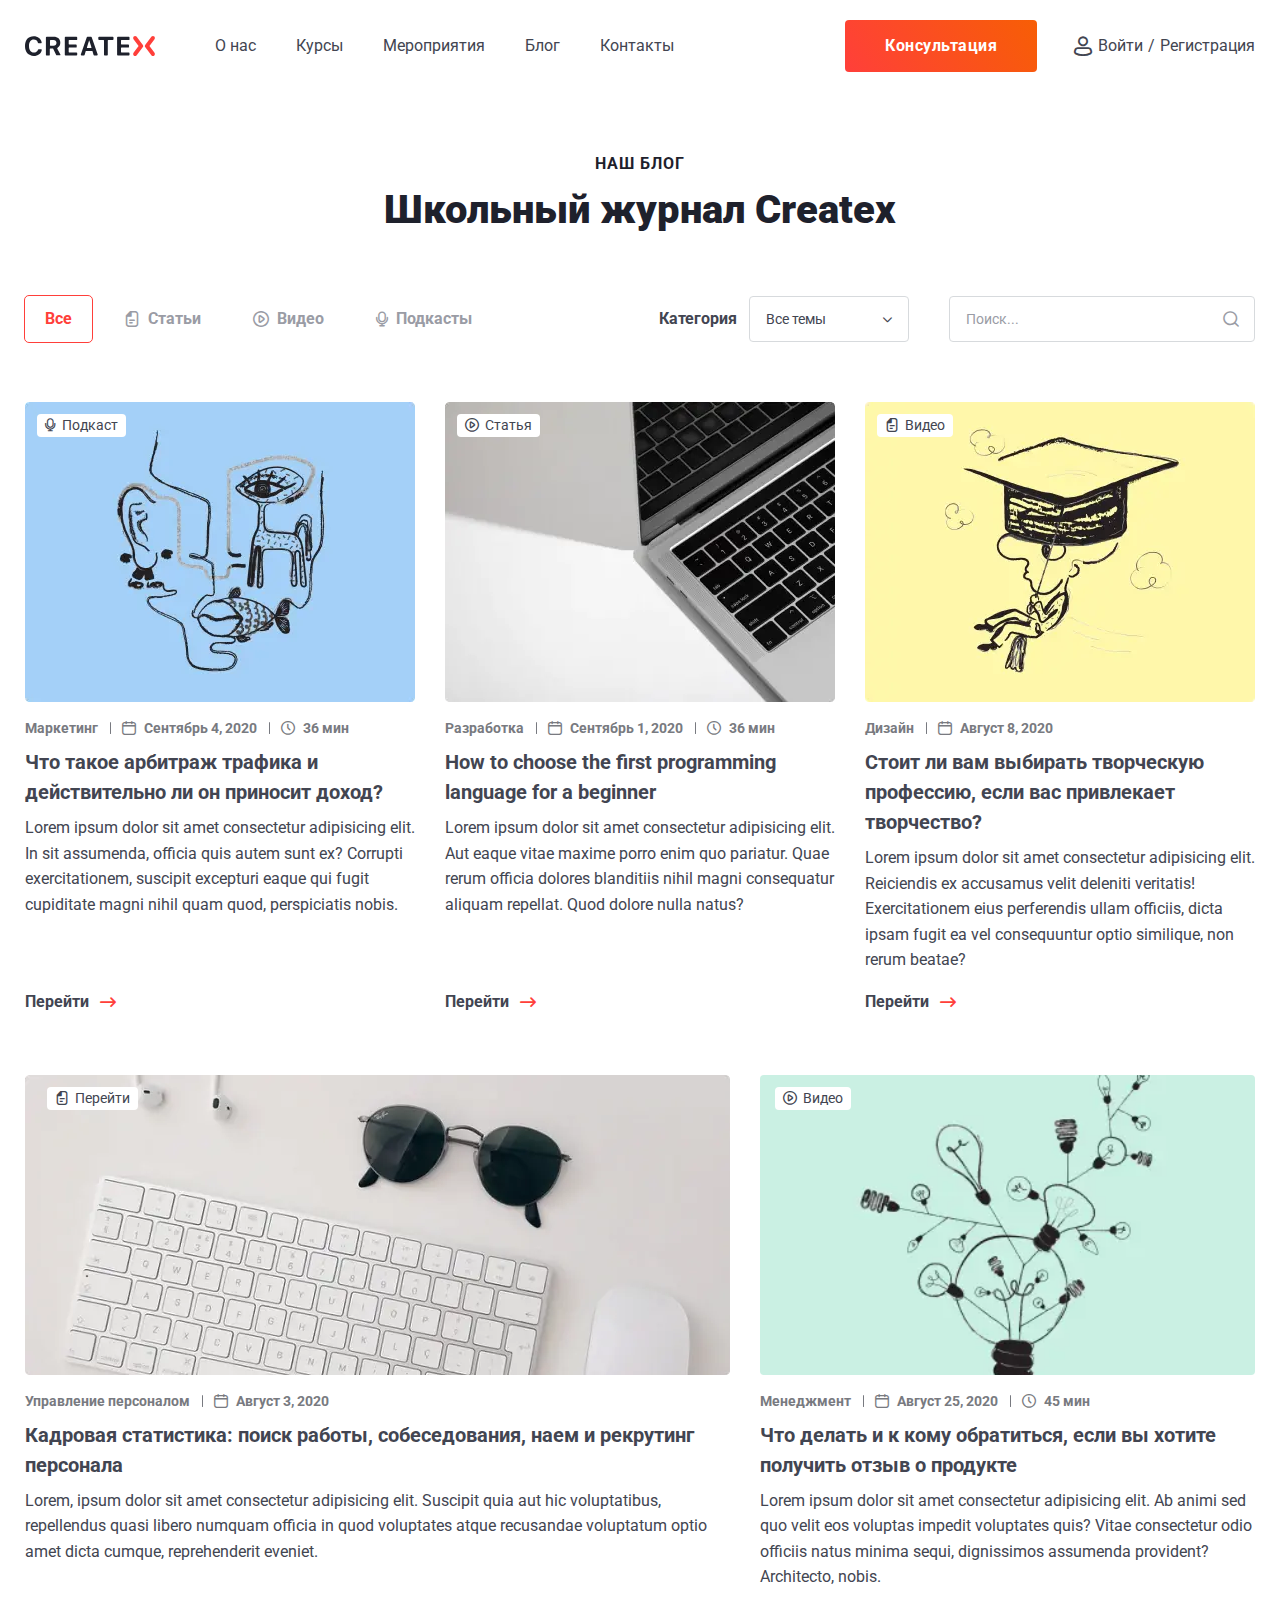
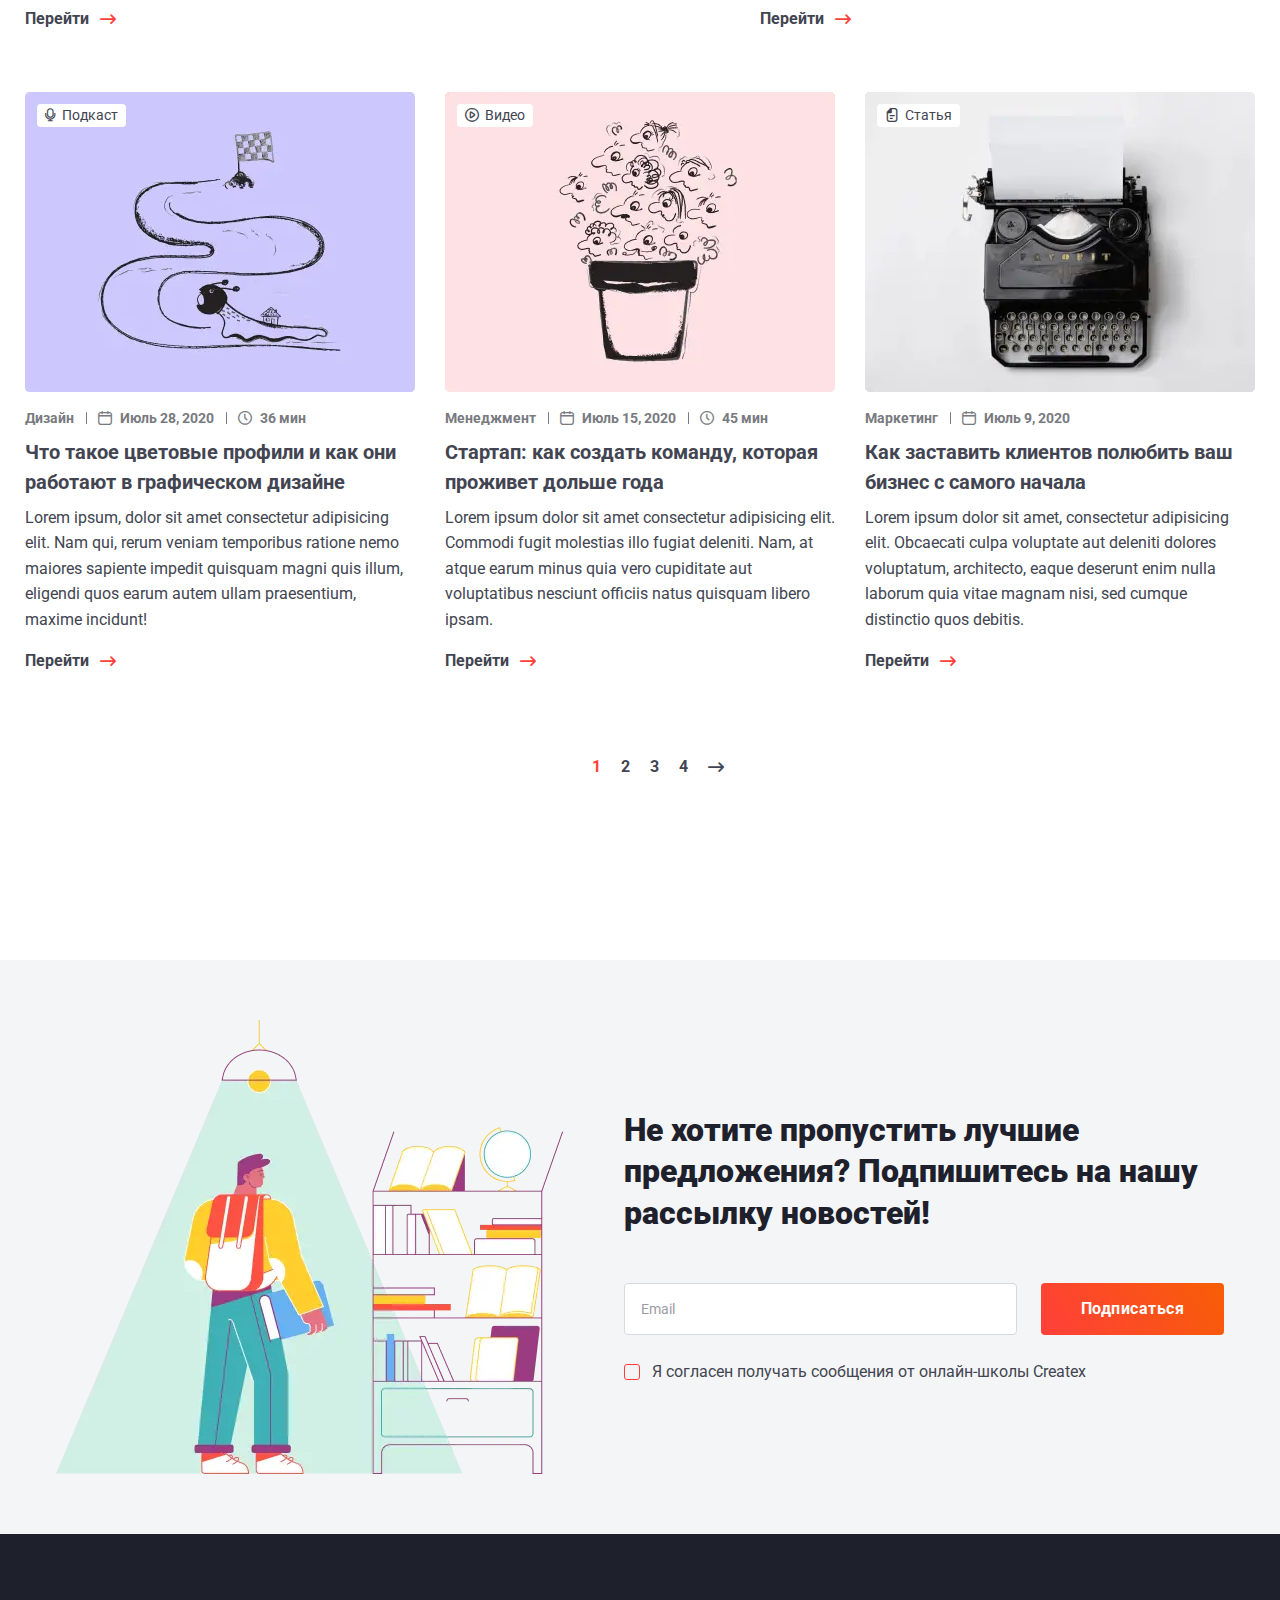
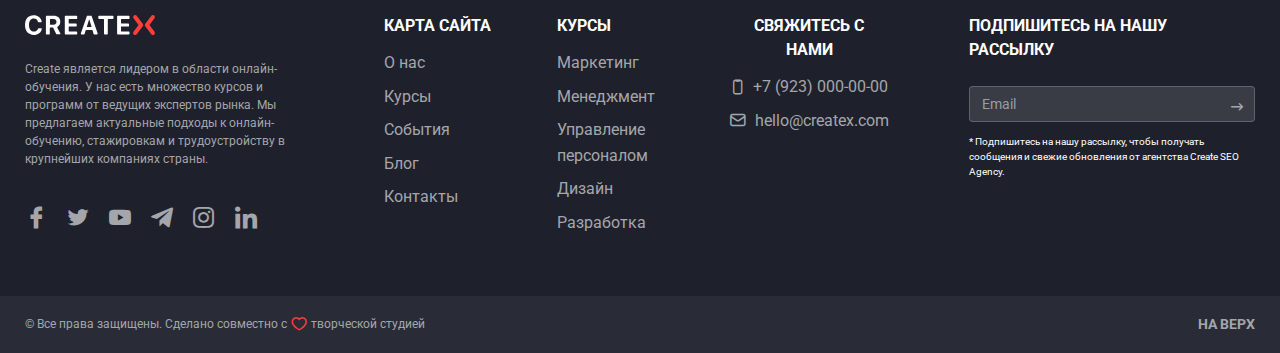
<file: blog.html>
<!DOCTYPE html>
<html lang="ru">

<head>
	<title>Блог</title>
	<meta charset="UTF-8">
	<meta name="format-detection" content="telephone=no">
	<!-- <style>body{opacity: 0;}</style> -->
	<link rel="stylesheet" href="css/style.min.css?_v=20250206173104">
	<link rel="shortcut icon" href="favicon.ico">
	<!-- <meta name="robots" content="noindex, nofollow"> -->
	<meta name="viewport" content="width=device-width, initial-scale=1.0">
</head>

<body>
	<div class="wrapper">
		<header data-scroll="92" data-scroll-show class="header">
			<div class="header__container">
				<div class="header__body">
					<div class="header__column">
						<a href="home.html" class="header__logo">
							<img src="img/header/logo.svg" alt="logo">
						</a>
						<div class="header__menu menu">
							<nav class="menu__body">
								<ul class="menu__list">
									<li class="menu__item"><a class="menu__link" href="about-us.html">О нас</a></li>
									<li class="menu__item"><a class="menu__link" href="courses.html">Курсы</a></li>
									<li class="menu__item"><a class="menu__link" href="events.html">Мероприятия</a></li>
									<li class="menu__item"><a class="menu__link" href="blog.html">Блог</a></li>
									<li class="menu__item"><a class="menu__link" href="contacts.html">Контакты</a></li>
								</ul>
							</nav>
						</div>
					</div>
					<div class="header__column header__column_modified">
						<a data-da=".menu__body,590.98,1" href="#" class="header__button button button_bg">Консультация</a>
						<div data-da=".menu__body,400.98,2" class="header__authorization">
							<a href="#" data-popup=".log-in-popup" class="header__log-in">Войти</a>
							<a href="#" data-popup=".sign-up-popup" class="header__register">Регистрация</a>
						</div>
						<button type="button" class="header__icon icon-menu"><span></span></button>
					</div>
				</div>
			</div>
		</header>
		<main class="page">
			<section class="blog">
				<div class="blog__container">
					<div class="blog__titles titles">
						<div class="titles__subtitle">Наш блог</div>
						<h2 class="titles__title">Школьный журнал Createx</h2>
					</div>
					<div class="blog__top">
						<nav class="blog__menu menu-blog">
							<ul class="menu-blog__list">
								<li data-filterblog="all" id="blog-all" class="menu-blog__item menu-blog__item_active">Все</li>
								<li data-filterblog="article" id="blog-article" class="menu-blog__item menu-blog__item_articles">Статьи</li>
								<li data-filterblog="videos" id="blog-videos" class="menu-blog__item menu-blog__item_videos">Видео</li>
								<li data-filterblog="podcasts" id="blog-podcasts" class="menu-blog__item menu-blog__item_podcasts">Подкасты</li>
							</ul>
						</nav>
						<div class="blog__catalog">
							<div class="blog__category">
								<div class="blog__label">Категория</div>
								<select name="form[]" class="blog__select">
									<option value="1" selected>Все темы</option>
									<option value="2">Все темы №2</option>
									<option value="3">Все темы №3</option>
									<option value="4">Все темы №4</option>
								</select>
							</div>
							<div class="blog__search">
								<input autocomplete="off" type="text" name="form[]" placeholder="Поиск..." class="input input_modified">
							</div>
						</div>
					</div>
					<div class="blog__body">
						<article class="blog__card card-our-blog podcasts">
							<a href="#" class="card-our-blog__image-ibg">
								<picture><source srcset="img/our-blog/illustration1.webp" type="image/webp"><img src="img/our-blog/illustration1.jpg" alt="illustration"></picture>
								<div class="card-our-blog__badge card-our-blog__badge_podcast">Подкаст</div>
							</a>
							<div class="card-our-blog__info">
								<div class="card-our-blog__meta">
									<div class="card-our-blog__specialization">Маркетинг</div>
									<div class="card-our-blog__date">Сентябрь 4, 2020</div>
									<div class="card-our-blog__time">36 мин</div>
								</div>
								<h6 class="card-our-blog__title">Что такое арбитраж трафика и действительно ли он приносит доход?</h6>
								<div class="card-our-blog__text">
									<p>Lorem ipsum dolor sit amet consectetur adipisicing elit. In sit assumenda, officia quis autem sunt ex? Corrupti exercitationem, suscipit excepturi eaque qui fugit cupiditate magni nihil quam quod, perspiciatis nobis.</p>
								</div>
								<a href="#" class="card-our-blog__link">Перейти</a>
							</div>
						</article>
						<article class="blog__card card-our-blog article">
							<a href="#" class="card-our-blog__image-ibg">
								<picture><source srcset="img/our-blog/laptop.webp" type="image/webp"><img src="img/our-blog/laptop.jpg" alt="image laptop"></picture>
								<div class="card-our-blog__badge card-our-blog__badge_video">Статья</div>
							</a>
							<div class="card-our-blog__info">
								<div class="card-our-blog__meta">
									<div class="card-our-blog__specialization">Разработка</div>
									<div class="card-our-blog__date">Сентябрь 1, 2020</div>
									<div class="card-our-blog__time">36 мин</div>
								</div>
								<h6 class="card-our-blog__title">How to choose the first programming language for a beginner</h6>
								<div class="card-our-blog__text">
									<p>Lorem ipsum dolor sit amet consectetur adipisicing elit. Aut eaque vitae maxime porro enim quo pariatur. Quae rerum officia dolores blanditiis nihil magni consequatur aliquam repellat. Quod dolore nulla natus?</p>
								</div>
								<a href="#" class="card-our-blog__link">Перейти</a>
							</div>
						</article>
						<article class="blog__card card-our-blog videos">
							<a href="#" class="card-our-blog__image-ibg">
								<picture><source srcset="img/our-blog/illustration3.webp" type="image/webp"><img src="img/our-blog/illustration3.jpg" alt="illustration"></picture>
								<div class="card-our-blog__badge card-our-blog__badge_article">Видео</div>
							</a>
							<div class="card-our-blog__info">
								<div class="card-our-blog__meta">
									<div class="card-our-blog__specialization">Дизайн</div>
									<div class="card-our-blog__date">Август 8, 2020</div>
								</div>
								<h6 class="card-our-blog__title">Стоит ли вам выбирать творческую профессию, если вас привлекает творчество?</h6>
								<div class="card-our-blog__text">
									<p>Lorem ipsum dolor sit amet consectetur adipisicing elit. Reiciendis ex accusamus velit deleniti veritatis! Exercitationem eius perferendis ullam officiis, dicta ipsam fugit ea vel consequuntur optio similique, non rerum beatae?</p>
								</div>
								<a href="#" class="card-our-blog__link">Перейти</a>
							</div>
						</article>
						<article id="card-max-big-blog" class="blog__card blog__card_max-big card-our-blog article">
							<a id="image-card-max-big-blog" href="single-post.html" class="card-our-blog__image-ibg card-our-blog__image-ibg_max-big">
								<picture><source srcset="img/our-blog/keyboard.webp" type="image/webp"><img src="img/our-blog/keyboard.jpg" alt="illustration"></picture>
								<div class="card-our-blog__badge card-our-blog__badge_article">Перейти</div>
							</a>
							<div class="card-our-blog__info">
								<div class="card-our-blog__meta">
									<div class="card-our-blog__specialization">Управление персоналом</div>
									<div class="card-our-blog__date">Август 3, 2020</div>
								</div>
								<h6 class="card-our-blog__title">Кадровая статистика: поиск работы, собеседования, наем и рекрутинг персонала</h6>
								<div class="card-our-blog__text">
									<p>Lorem, ipsum dolor sit amet consectetur adipisicing elit. Suscipit quia aut hic voluptatibus, repellendus quasi libero numquam officia in quod voluptates atque recusandae voluptatum optio amet dicta cumque, reprehenderit eveniet.</p>
								</div>
								<a href="single-post.html" class="card-our-blog__link">Перейти</a>
							</div>
						</article>
						<article id="card-big-blog" class="blog__card blog__card_big card-our-blog videos">
							<a id="image-card-big-blog" href="#" class="card-our-blog__image-ibg card-our-blog__image-ibg_big">
								<picture><source srcset="img/our-blog/illustration2.webp" type="image/webp"><img src="img/our-blog/illustration2.jpg" alt="illustration"></picture>
								<div class="card-our-blog__badge card-our-blog__badge_video">Видео</div>
							</a>
							<div class="card-our-blog__info">
								<div class="card-our-blog__meta">
									<div class="card-our-blog__specialization">Менеджмент</div>
									<div class="card-our-blog__date">Август 25, 2020</div>
									<div class="card-our-blog__time">45 мин</div>
								</div>
								<h6 class="card-our-blog__title">Что делать и к кому обратиться, если вы хотите получить отзыв о продукте</h6>
								<div class="card-our-blog__text">
									<p>Lorem ipsum dolor sit amet consectetur adipisicing elit. Ab animi sed quo velit eos voluptas impedit voluptates quis? Vitae consectetur odio officiis natus minima sequi, dignissimos assumenda provident? Architecto, nobis.</p>
								</div>
								<a href="#" class="card-our-blog__link">Перейти</a>
							</div>
						</article>
						<article class="blog__card card-our-blog podcasts">
							<a href="#" class="card-our-blog__image-ibg">
								<picture><source srcset="img/our-blog/illustration4.webp" type="image/webp"><img src="img/our-blog/illustration4.jpg" alt="illustration"></picture>
								<div class="card-our-blog__badge card-our-blog__badge_podcast">Подкаст</div>
							</a>
							<div class="card-our-blog__info">
								<div class="card-our-blog__meta">
									<div class="card-our-blog__specialization">Дизайн</div>
									<div class="card-our-blog__date">Июль 28, 2020</div>
									<div class="card-our-blog__time">36 мин</div>
								</div>
								<h6 class="card-our-blog__title">Что такое цветовые профили и как они работают в графическом дизайне</h6>
								<div class="card-our-blog__text">
									<p>Lorem ipsum, dolor sit amet consectetur adipisicing elit. Nam qui, rerum veniam temporibus ratione nemo maiores sapiente impedit quisquam magni quis illum, eligendi quos earum autem ullam praesentium, maxime incidunt!</p>
								</div>
								<a href="#" class="card-our-blog__link">Перейти</a>
							</div>
						</article>
						<article class="blog__card card-our-blog videos">
							<a href="#" class="card-our-blog__image-ibg">
								<picture><source srcset="img/our-blog/illustration5.webp" type="image/webp"><img src="img/our-blog/illustration5.jpg" alt="illustration"></picture>
								<div class="card-our-blog__badge card-our-blog__badge_video">Видео</div>
							</a>
							<div class="card-our-blog__info">
								<div class="card-our-blog__meta">
									<div class="card-our-blog__specialization">Менеджмент</div>
									<div class="card-our-blog__date">Июль 15, 2020</div>
									<div class="card-our-blog__time">45 мин</div>
								</div>
								<h6 class="card-our-blog__title">Стартап: как создать команду, которая проживет дольше года</h6>
								<div class="card-our-blog__text">
									<p>Lorem ipsum dolor sit amet consectetur adipisicing elit. Commodi fugit molestias illo fugiat deleniti. Nam, at atque earum minus quia vero cupiditate aut voluptatibus nesciunt officiis natus quisquam libero ipsam.</p>
								</div>
								<a href="#" class="card-our-blog__link">Перейти</a>
							</div>
						</article>
						<article class="blog__card card-our-blog article">
							<a href="#" class="card-our-blog__image-ibg">
								<picture><source srcset="img/our-blog/schreibmaschine.webp" type="image/webp"><img src="img/our-blog/schreibmaschine.jpg" alt="illustration"></picture>
								<div class="card-our-blog__badge card-our-blog__badge_article">Статья</div>
							</a>
							<div class="card-our-blog__info">
								<div class="card-our-blog__meta">
									<div class="card-our-blog__specialization">Маркетинг</div>
									<div class="card-our-blog__date">Июль 9, 2020</div>
								</div>
								<h6 class="card-our-blog__title">Как заставить клиентов полюбить ваш бизнес с самого начала</h6>
								<div class="card-our-blog__text">
									<p>Lorem ipsum dolor sit amet, consectetur adipisicing elit. Obcaecati culpa voluptate aut deleniti dolores voluptatum, architecto, eaque deserunt enim nulla laborum quia vitae magnam nisi, sed cumque distinctio quos debitis.</p>
								</div>
								<a href="#" class="card-our-blog__link">Перейти</a>
							</div>
						</article>
					</div>
					<div class="blog__pagination pagination">
						<button class="pagination__arrow pagination__arrow_left pagination__arrow_disabled"></button>
						<ul class="pagination__list">
							<li class="pagination__item">
								<a href="#" class="pagination__link pagination__link_active">1</a>
							</li>
							<li class="pagination__item">
								<a href="#" class="pagination__link">2</a>
							</li>
							<li class="pagination__item">
								<a href="#" class="pagination__link">3</a>
							</li>
							<li class="pagination__item">
								<a href="#" class="pagination__link">4</a>
							</li>
						</ul>
						<button class="pagination__arrow pagination__arrow_right"></и>
					</div>
				</div>
			</section>
			<section class="subscribe-newsletter subscribe-newsletter_modified">
				<div class="subscribe-newsletter__container">
					<div class="subscribe-newsletter__image">
						<picture><source srcset="img/single-post/illustration.webp" type="image/webp"><img src="img/single-post/illustration.png" alt="illustration"></picture>
					</div>
					<div class="subscribe-newsletter__content">
						<h3 class="subscribe-newsletter__title">Не хотите пропустить лучшие предложения? Подпишитесь на нашу рассылку новостей!</h3>
						<form action="#" class="subscribe-newsletter__form">
							<div class="subscribe-newsletter__inner">
								<div class="subscribe-newsletter__email">
									<input data-required="email" data-error="Пожалуйста, укажите корректные данные." placeholder="Email" name="useremail" type="text" class="subscribe-newsletter__input input">
								</div>
								<button type="submit" class="subscribe-newsletter__button button button_bg">Подписаться</button>
							</div>
							<div class="subscribe-newsletter__checkbox checkbox">
								<input id="checkbox-subscribe" data-error="Error" type="checkbox" value="" name="form[]" class="checkbox__input">
								<label for="checkbox-subscribe" class="checkbox__label"><span class="checkbox__text">Я согласен получать сообщения от онлайн-школы Createx</span></label>
							</div>
						</form>
					</div>
				</div>
			</section>
		</main>
		<footer class="footer">
			<div class="footer__container">
				<div class="footer__top">
					<div class="footer__description">
						<div class="footer__logo">
							<img src="img/footer/logo.svg" alt="logo">
						</div>
						<div class="footer__info">
							<p>Create является лидером в области онлайн-обучения. У нас есть множество курсов и программ от ведущих экспертов рынка. Мы предлагаем актуальные подходы к онлайн-обучению, стажировкам и трудоустройству в крупнейших компаниях страны.</p>
						</div>
						<div class="footer__icons icons-footer">
							<a href="#" class="icons-footer__link _icon-facebook"></a>
							<a href="#" class="icons-footer__link _icon-twitter"></a>
							<a href="#" class="icons-footer__link _icon-youtube"></a>
							<a href="#" class="icons-footer__link _icon-telegram"></a>
							<a href="#" class="icons-footer__link _icon-instagram"></a>
							<a href="#" class="icons-footer__link _icon-linked-In"></a>
						</div>
					</div>
					<div data-spollers="479.98" data-one-spoller class="footer__columns spollers-footer">
						<div class="spollers-footer__item">
							<button type="button" data-spoller class="spollers-footer__title">КАРТА САЙТА</button>
							<div class="spollers-footer__body">
								<nav class="spoller-footer__menu menu-footer">
									<ul class="menu-footer__list">
										<li class="menu-footer__item"><a href="#" class="menu-footer__link">О нас</a></li>
										<li class="menu-footer__item"><a href="#" class="menu-footer__link">Курсы</a></li>
										<li class="menu-footer__item"><a href="#" class="menu-footer__link">События</a></li>
										<li class="menu-footer__item"><a href="#" class="menu-footer__link">Блог</a></li>
										<li class="menu-footer__item"><a href="#" class="menu-footer__link">Контакты</a></li>
									</ul>
								</nav>
							</div>
						</div>
						<div class="spollers-footer__item">
							<button type="button" data-spoller class="spollers-footer__title">КУРСЫ</button>
							<div class="spollers-footer__body">
								<nav class="spoller-footer__menu menu-footer">
									<ul class="menu-footer__list">
										<li class="menu-footer__item"><a href="#" class="menu-footer__link">Маркетинг</a></li>
										<li class="menu-footer__item"><a href="#" class="menu-footer__link">Менеджмент</a></li>
										<li class="menu-footer__item"><a href="#" class="menu-footer__link">Управление персоналом</a></li>
										<li class="menu-footer__item"><a href="#" class="menu-footer__link">Дизайн</a></li>
										<li class="menu-footer__item"><a href="#" class="menu-footer__link">Разработка</a></li>
									</ul>
								</nav>
							</div>
						</div>
						<div class="spollers-footer__item spollers-footer__item_big">
							<button type="button" data-spoller class="spollers-footer__title">СВЯЖИТЕСЬ С НАМИ</button>
							<div class="spollers-footer__body">
								<nav class="spoller-footer__menu menu-footer">
									<ul class="menu-footer__list">
										<li class="menu-footer__item menu-footer__item_tel"><a href="tel:+79230000000" class="menu-footer__link">+7 (923) 000-00-00</a></li>
										<li class="menu-footer__item menu-footer__item_mail"><a href="mailto:hello@createx.com" class="menu-footer__link">hello@createx.com</a></li>
									</ul>
								</nav>
							</div>
						</div>
					</div>
					<div class="footer__sign-up sign-up-footer">
						<div class="sign-up-footer__title">ПОДПИШИТЕСЬ НА НАШУ РАССЫЛКУ</div>
						<form action="#" class="sign-up-footer__form">
							<div class="sign-up-footer__mail">
								<input data-validate data-required="email" data-error="Пожалуйста, укажите корректные данные." class="sign-up-footer__input input" type="text" name="email" placeholder="Email">
								<button type="submit" class="sign-up-footer__button"></button>
							</div>
						</form>
						<div class="sign-up-footer__text">
							<p>* Подпишитесь на нашу рассылку, чтобы получать сообщения и свежие обновления от агентства Create SEO Agency.</p>
						</div>
					</div>
				</div>
				<div class="footer__botom">
					<div class="footer__all-rights">© Все права защищены. Сделано совместно с <span></span> творческой студией</div>
					<a data-goto=".header" href="#" class="footer__go-top">НА ВЕРХ</a>
				</div>
			</div>
		</footer>
	</div>
	<div aria-hidden="true" class="log-in-popup popup">
		<div class="popup__wrapper">
			<div class="popup__content">
				<button data-close type="button" class="popup__close"></button>
				<div class="popup__body">
					<h2 class="popup__title">Авторизация</h2>
					<div class="popup__info">Войдите в свою учетную запись, используя адрес электронной почты и пароль, указанные при регистрации.</div>
					<form action="#" class="popup__form">
						<div class="popup__items">
							<div class="popup__item item-popup">
								<label for="signin-useremail" class="item-popup__label">Email</label>
								<div class="item-popup__inner">
									<input data-validate data-required="email" data-error="Пожалуйста, укажите корректные данные." type="text" name="signin-useremail" id="signin-useremail" placeholder="Введите email" class="item-popup__input input">
								</div>
							</div>
							<div class="popup__item item-popup">
								<label for="signin-userpassword" class="item-popup__label">Пароль</label>
								<div class="item-popup__inner">
									<input data-validate data-required data-error="Пожалуйста, укажите корректные данные." type="password" name="signin-userpassword" id="signin-userpassword" placeholder="Введите пароль" class="item-popup__input input">
									<button class="item-popup__viewpass" type="button"></button>
								</div>
							</div>
						</div>
						<div class="popup__inner">
							<div class="popup__checkbox checkbox">
								<input id="signin-signed" class="checkbox__input" type="checkbox" value="1" name="signin-signed">
								<label for="signin-signed" class="checkbox__label">Запомнить меня</label>
							</div>
							<a href="#" class="popup__forgot-password">Забыли пароль?</a>
						</div>
						<button type="submit" class="popup__button button button_bg button_mini">Войти</button>
					</form>
					<div class="popup__have-an-account">У вас нет учетной записи? <a href="#" data-popup=".sign-up-popup">Зарегистрироваться</a></div>
					<div class="popup__bottom">
						<div class="popup__alternative-account-options">Войдите в систему с помощью</div>
						<div class="popup__icons">
							<a href="#" class="popup__icon popup__icon_facebook"></a>
							<a href="#" class="popup__icon popup__icon_google"></a>
							<a href="#" class="popup__icon popup__icon_twitter"></a>
							<a href="#" class="popup__icon popup__icon_inked-In"></a>
						</div>
					</div>
				</div>
			</div>
		</div>
	</div>
	<div aria-hidden="true" class="sign-up-popup popup">
		<div class="popup__wrapper">
			<div class="popup__content">
				<button data-close type="button" class="popup__close"></button>
				<div class="popup__body">
					<h2 class="popup__title">Регистрация</h2>
					<div class="popup__info">Регистрация занимает меньше минуты, но дает вам полный контроль над своим обучением.</div>
					<form action="#" class="popup__form">
						<div class="popup__items">
							<div class="popup__item item-popup">
								<label for="signup-username" class="item-popup__label">ФИО</label>
								<div class="item-popup__inner">
									<input data-validate data-required data-error="Пожалуйста, укажите корректные данные." type="text" name="signup-username" id="signup-username" placeholder="Введите полное имя" class="item-popup__input input">
								</div>
							</div>
							<div class="popup__item item-popup">
								<label for="signup-useremail" class="item-popup__label">Email</label>
								<div class="item-popup__inner">
									<input data-validate data-required="email" data-error="Пожалуйста, укажите корректные данные." type="text" name="signup-useremail" id="signup-useremail" placeholder="Введите email" class="item-popup__input input">
								</div>
							</div>
							<div class="popup__item item-popup">
								<label for="signup-userpassword" class="item-popup__label">Пароль</label>
								<div class="item-popup__inner">
									<input data-validate data-required data-error="Пожалуйста, укажите корректные данные." type="password" name="signup-userpassword" id="signup-userpassword" placeholder="Введите пароль" class="item-popup__input input">
									<button class="item-popup__viewpass" type="button"></button>
								</div>
							</div>
							<div class="popup__item item-popup">
								<label for="signup-confirmrpassword" class="item-popup__label">Подтвердите пароль</label>
								<div class="item-popup__inner">
									<input data-validate data-required data-error="Пожалуйста, укажите корректные данные." type="password" name="signup-confirmrpassword" id="signup-confirmrpassword" placeholder="Введите пароль" class="item-popup__input input">
									<button class="item-popup__viewpass" type="button"></button>
								</div>
							</div>
						</div>
						<div class="popup__inner">
							<div class="popup__checkbox checkbox">
								<input id="signup-remember" class="checkbox__input" type="checkbox" value="1" name="signup-remember">
								<label for="signup-remember" class="checkbox__label">Запомнить меня</label>
							</div>
						</div>
						<button type="submit" class="popup__button button button_bg button_mini">Зарегистрироваться</button>
					</form>
					<div class="popup__have-an-account">У вас уже есть учетная запись? <a href="#" data-popup=".log-in-popup">Авторизация</a></div>
					<div class="popup__bottom">
						<div class="popup__alternative-account-options">Войти в систему с помощью</div>
						<div class="popup__icons">
							<a href="#" class="popup__icon popup__icon_facebook"></a>
							<a href="#" class="popup__icon popup__icon_google"></a>
							<a href="#" class="popup__icon popup__icon_twitter"></a>
							<a href="#" class="popup__icon popup__icon_inked-In"></a>
						</div>
					</div>
				</div>
			</div>
		</div>
	</div>
	<script src="js/app.min.js?_v=20250206173104"></script>
</body>

</html>
</file>
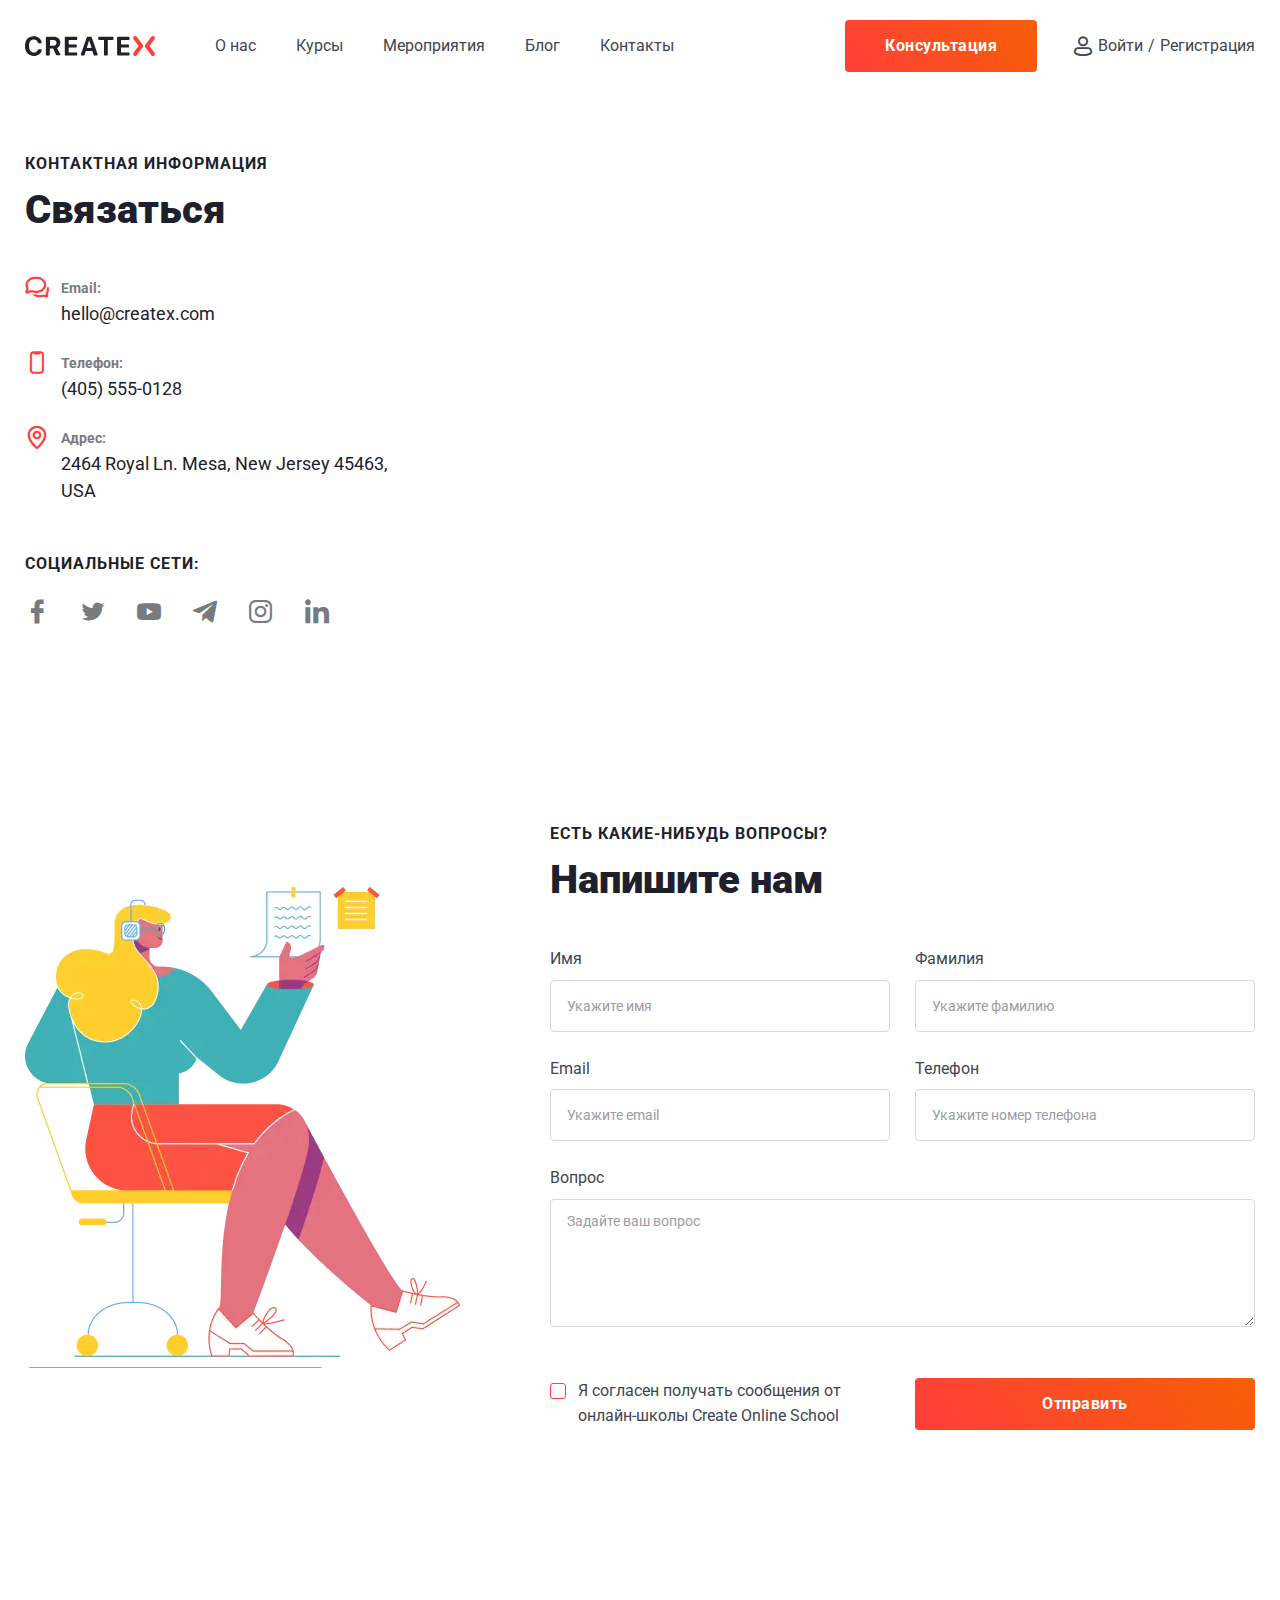
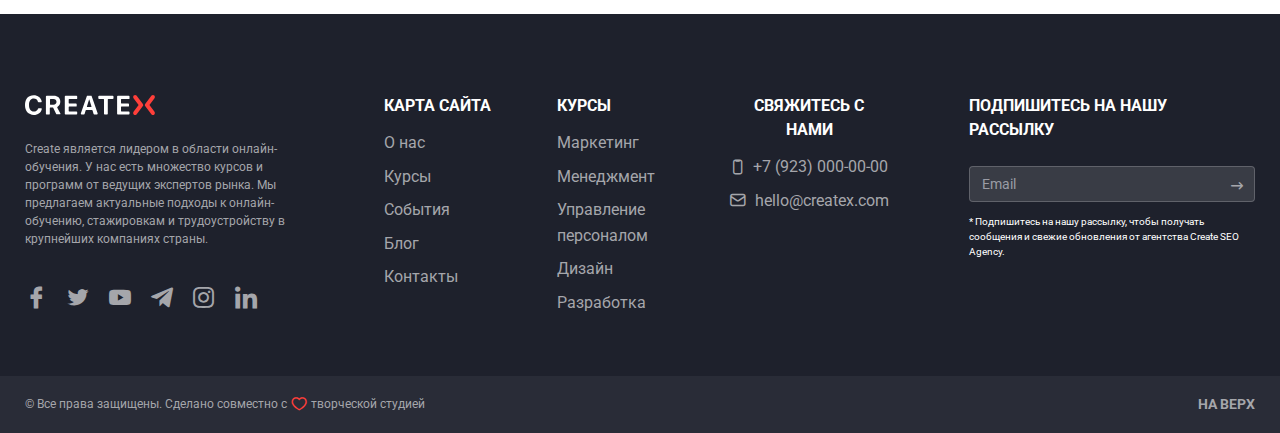
<file: contacts.html>
<!DOCTYPE html>
<html lang="ru">

<head>
	<title>Контакты</title>
	<meta charset="UTF-8">
	<meta name="format-detection" content="telephone=no">
	<!-- <style>body{opacity: 0;}</style> -->
	<link rel="stylesheet" href="css/style.min.css?_v=20250206173104">
	<link rel="shortcut icon" href="favicon.ico">
	<!-- <meta name="robots" content="noindex, nofollow"> -->
	<meta name="viewport" content="width=device-width, initial-scale=1.0">
</head>

<body>
	<div class="wrapper">
		<header data-scroll="92" data-scroll-show class="header">
			<div class="header__container">
				<div class="header__body">
					<div class="header__column">
						<a href="home.html" class="header__logo">
							<img src="img/header/logo.svg" alt="logo">
						</a>
						<div class="header__menu menu">
							<nav class="menu__body">
								<ul class="menu__list">
									<li class="menu__item"><a class="menu__link" href="about-us.html">О нас</a></li>
									<li class="menu__item"><a class="menu__link" href="courses.html">Курсы</a></li>
									<li class="menu__item"><a class="menu__link" href="events.html">Мероприятия</a></li>
									<li class="menu__item"><a class="menu__link" href="blog.html">Блог</a></li>
									<li class="menu__item"><a class="menu__link" href="contacts.html">Контакты</a></li>
								</ul>
							</nav>
						</div>
					</div>
					<div class="header__column header__column_modified">
						<a data-da=".menu__body,590.98,1" href="#" class="header__button button button_bg">Консультация</a>
						<div data-da=".menu__body,400.98,2" class="header__authorization">
							<a href="#" data-popup=".log-in-popup" class="header__log-in">Войти</a>
							<a href="#" data-popup=".sign-up-popup" class="header__register">Регистрация</a>
						</div>
						<button type="button" class="header__icon icon-menu"><span></span></button>
					</div>
				</div>
			</div>
		</header>
		<main class="page">
			<section class="contact-info">
				<div class="contact-info__container">
					<div class="contact-info__content">
						<div class="contact-info__titles titles">
							<div class="titles__subtitle">Контактная информация</div>
							<h2 class="titles__title">Связаться</h2>
						</div>
						<div class="contact-info__items">
							<div class="contact-info__item">
								<div class="contact-info__label contact-info__label_chat">Email:</div>
								<a href="mailto:hello@createx.com" class="contact-info__desc">hello@createx.com</a>
							</div>
							<div class="contact-info__item">
								<div class="contact-info__label contact-info__label_iphone">Телефон:</div>
								<a href="tel:4055550128" class="contact-info__desc">(405) 555-0128</a>
							</div>
							<div class="contact-info__item">
								<div class="contact-info__label contact-info__label_address">Адрес:</div>
								<a href="#" class="contact-info__desc">2464 Royal Ln. Mesa, New Jersey 45463, USA</a>
							</div>
						</div>
						<div class="contact-info__follow-us">Социальные сети:</div>
						<div class="contact-info__socials">
							<a href="#" class="contact-info__ikon contact-info__ikon_facebook"></a>
							<a href="#" class="contact-info__ikon contact-info__ikon_twitter"></a>
							<a href="#" class="contact-info__ikon contact-info__ikon_you-tube"></a>
							<a href="#" class="contact-info__ikon contact-info__ikon_telegram"></a>
							<a href="#" class="contact-info__ikon contact-info__ikon_instagram"></a>
							<a href="#" class="contact-info__ikon contact-info__ikon_linked-in"></a>
						</div>
					</div>
					<div class="contact-info__map">
						<iframe src="https://www.google.com/maps/embed?pb=!1m18!1m12!1m3!1d3067.1708048106966!2d-75.00859542447266!3d39.75827329545277!2m3!1f0!2f0!3f0!3m2!1i1024!2i768!4f13.1!3m3!1m2!1s0x89c6d30cd959cc51%3A0xb746896cf2821028!2zQ2FyciBMbiwgR2xvdWNlc3RlciBUb3duc2hpcCwgTkogMDgwODEsINCh0KjQkA!5e0!3m2!1sru!2sru!4v1681470176250!5m2!1sru!2sru" width="100%" height="412" style="border:0;" allowfullscreen="" loading="lazy" referrerpolicy="no-referrer-when-downgrade"></iframe>
					</div>
				</div>
			</section>
			<section class="drop-us-line">
				<div class="drop-us-line__container">
					<div class="drop-us-line__image">
						<picture><source srcset="img/drop-us-line/illustration.webp" type="image/webp"><img src="img/drop-us-line/illustration.png" alt="illustration"></picture>
					</div>
					<div class="drop-us-line__content">
						<div class="drop-us-line__titles titles">
							<div class="titles__subtitle">Есть какие-нибудь вопросы?</div>
							<h2 class="titles__title">Напишите нам</h2>
						</div>
						<form action="#" class="drop-us-line__rorm form-drop-us-line">
							<div class="form-drop-us-line__body">
								<div class="form-drop-us-line__item">
									<label class="form-drop-us-line__label" for="opusline-firstname">Имя</label>
									<input data-required id="opusline-firstname" type="text" name="First Name" data-error="Пожалуйста, укажите корректные данные." placeholder="Укажите имя" class="form-drop-us-line__input input">
								</div>
								<div class="form-drop-us-line__item">
									<label class="form-drop-us-line__label" for="opusline-lastname">Фамилия</label>
									<input data-required id="opusline-lastname" type="text" name="Last Name" data-error="Пожалуйста, укажите корректные данные." placeholder="Укажите фамилию" class="form-drop-us-line__input input">
								</div>
								<div class="form-drop-us-line__item">
									<label class="form-drop-us-line__label" for="ropusline-email">Email</label>
									<input data-required="email" id="ropusline-email" type="text" name="Email" data-error="Пожалуйста, укажите корректные данные." placeholder="Укажите email" class="form-drop-us-line__input input">
								</div>
								<div class="form-drop-us-line__item">
									<label class="form-drop-us-line__label" for="ropusline-phone">Телефон</label>
									<input id="ropusline-phone" type="tel" name="User phone" data-error="Пожалуйста, укажите корректные данные." placeholder="Укажите номер телефона" class="form-drop-us-line__input input">
								</div>
								<div class="form-drop-us-line__item form-drop-us-line__item_textarea">
									<label class="form-drop-us-line__label" for="ropusline-message">Вопрос</label>
									<textarea data-required data-error="Пожалуйста, укажите корректные данные." name="message" id="ropusline-message" placeholder="Задайте ваш вопрос" class="form-drop-us-line__textarea"></textarea>
								</div>
							</div>
							<div class="form-drop-us-line__bottom">
								<div class="form-drop-us-line__checkbox checkbox">
									<input id="dropusline-checkbox" class="checkbox__input" type="checkbox" value="1" name="checkbox">
									<label for="dropusline-checkbox" class="checkbox__label">Я согласен получать сообщения от онлайн-школы Create Online School</label>
								</div>
								<button class="form-drop-us-line__button button button_bg">Отправить</button>
							</div>
						</form>
					</div>
				</div>
			</section>
		</main>
		<footer class="footer">
			<div class="footer__container">
				<div class="footer__top">
					<div class="footer__description">
						<div class="footer__logo">
							<img src="img/footer/logo.svg" alt="logo">
						</div>
						<div class="footer__info">
							<p>Create является лидером в области онлайн-обучения. У нас есть множество курсов и программ от ведущих экспертов рынка. Мы предлагаем актуальные подходы к онлайн-обучению, стажировкам и трудоустройству в крупнейших компаниях страны.</p>
						</div>
						<div class="footer__icons icons-footer">
							<a href="#" class="icons-footer__link _icon-facebook"></a>
							<a href="#" class="icons-footer__link _icon-twitter"></a>
							<a href="#" class="icons-footer__link _icon-youtube"></a>
							<a href="#" class="icons-footer__link _icon-telegram"></a>
							<a href="#" class="icons-footer__link _icon-instagram"></a>
							<a href="#" class="icons-footer__link _icon-linked-In"></a>
						</div>
					</div>
					<div data-spollers="479.98" data-one-spoller class="footer__columns spollers-footer">
						<div class="spollers-footer__item">
							<button type="button" data-spoller class="spollers-footer__title">КАРТА САЙТА</button>
							<div class="spollers-footer__body">
								<nav class="spoller-footer__menu menu-footer">
									<ul class="menu-footer__list">
										<li class="menu-footer__item"><a href="#" class="menu-footer__link">О нас</a></li>
										<li class="menu-footer__item"><a href="#" class="menu-footer__link">Курсы</a></li>
										<li class="menu-footer__item"><a href="#" class="menu-footer__link">События</a></li>
										<li class="menu-footer__item"><a href="#" class="menu-footer__link">Блог</a></li>
										<li class="menu-footer__item"><a href="#" class="menu-footer__link">Контакты</a></li>
									</ul>
								</nav>
							</div>
						</div>
						<div class="spollers-footer__item">
							<button type="button" data-spoller class="spollers-footer__title">КУРСЫ</button>
							<div class="spollers-footer__body">
								<nav class="spoller-footer__menu menu-footer">
									<ul class="menu-footer__list">
										<li class="menu-footer__item"><a href="#" class="menu-footer__link">Маркетинг</a></li>
										<li class="menu-footer__item"><a href="#" class="menu-footer__link">Менеджмент</a></li>
										<li class="menu-footer__item"><a href="#" class="menu-footer__link">Управление персоналом</a></li>
										<li class="menu-footer__item"><a href="#" class="menu-footer__link">Дизайн</a></li>
										<li class="menu-footer__item"><a href="#" class="menu-footer__link">Разработка</a></li>
									</ul>
								</nav>
							</div>
						</div>
						<div class="spollers-footer__item spollers-footer__item_big">
							<button type="button" data-spoller class="spollers-footer__title">СВЯЖИТЕСЬ С НАМИ</button>
							<div class="spollers-footer__body">
								<nav class="spoller-footer__menu menu-footer">
									<ul class="menu-footer__list">
										<li class="menu-footer__item menu-footer__item_tel"><a href="tel:+79230000000" class="menu-footer__link">+7 (923) 000-00-00</a></li>
										<li class="menu-footer__item menu-footer__item_mail"><a href="mailto:hello@createx.com" class="menu-footer__link">hello@createx.com</a></li>
									</ul>
								</nav>
							</div>
						</div>
					</div>
					<div class="footer__sign-up sign-up-footer">
						<div class="sign-up-footer__title">ПОДПИШИТЕСЬ НА НАШУ РАССЫЛКУ</div>
						<form action="#" class="sign-up-footer__form">
							<div class="sign-up-footer__mail">
								<input data-validate data-required="email" data-error="Пожалуйста, укажите корректные данные." class="sign-up-footer__input input" type="text" name="email" placeholder="Email">
								<button type="submit" class="sign-up-footer__button"></button>
							</div>
						</form>
						<div class="sign-up-footer__text">
							<p>* Подпишитесь на нашу рассылку, чтобы получать сообщения и свежие обновления от агентства Create SEO Agency.</p>
						</div>
					</div>
				</div>
				<div class="footer__botom">
					<div class="footer__all-rights">© Все права защищены. Сделано совместно с <span></span> творческой студией</div>
					<a data-goto=".header" href="#" class="footer__go-top">НА ВЕРХ</a>
				</div>
			</div>
		</footer>
	</div>
	<div aria-hidden="true" class="log-in-popup popup">
		<div class="popup__wrapper">
			<div class="popup__content">
				<button data-close type="button" class="popup__close"></button>
				<div class="popup__body">
					<h2 class="popup__title">Авторизация</h2>
					<div class="popup__info">Войдите в свою учетную запись, используя адрес электронной почты и пароль, указанные при регистрации.</div>
					<form action="#" class="popup__form">
						<div class="popup__items">
							<div class="popup__item item-popup">
								<label for="signin-useremail" class="item-popup__label">Email</label>
								<div class="item-popup__inner">
									<input data-validate data-required="email" data-error="Пожалуйста, укажите корректные данные." type="text" name="signin-useremail" id="signin-useremail" placeholder="Введите email" class="item-popup__input input">
								</div>
							</div>
							<div class="popup__item item-popup">
								<label for="signin-userpassword" class="item-popup__label">Пароль</label>
								<div class="item-popup__inner">
									<input data-validate data-required data-error="Пожалуйста, укажите корректные данные." type="password" name="signin-userpassword" id="signin-userpassword" placeholder="Введите пароль" class="item-popup__input input">
									<button class="item-popup__viewpass" type="button"></button>
								</div>
							</div>
						</div>
						<div class="popup__inner">
							<div class="popup__checkbox checkbox">
								<input id="signin-signed" class="checkbox__input" type="checkbox" value="1" name="signin-signed">
								<label for="signin-signed" class="checkbox__label">Запомнить меня</label>
							</div>
							<a href="#" class="popup__forgot-password">Забыли пароль?</a>
						</div>
						<button type="submit" class="popup__button button button_bg button_mini">Войти</button>
					</form>
					<div class="popup__have-an-account">У вас нет учетной записи? <a href="#" data-popup=".sign-up-popup">Зарегистрироваться</a></div>
					<div class="popup__bottom">
						<div class="popup__alternative-account-options">Войдите в систему с помощью</div>
						<div class="popup__icons">
							<a href="#" class="popup__icon popup__icon_facebook"></a>
							<a href="#" class="popup__icon popup__icon_google"></a>
							<a href="#" class="popup__icon popup__icon_twitter"></a>
							<a href="#" class="popup__icon popup__icon_inked-In"></a>
						</div>
					</div>
				</div>
			</div>
		</div>
	</div>
	<div aria-hidden="true" class="sign-up-popup popup">
		<div class="popup__wrapper">
			<div class="popup__content">
				<button data-close type="button" class="popup__close"></button>
				<div class="popup__body">
					<h2 class="popup__title">Регистрация</h2>
					<div class="popup__info">Регистрация занимает меньше минуты, но дает вам полный контроль над своим обучением.</div>
					<form action="#" class="popup__form">
						<div class="popup__items">
							<div class="popup__item item-popup">
								<label for="signup-username" class="item-popup__label">ФИО</label>
								<div class="item-popup__inner">
									<input data-validate data-required data-error="Пожалуйста, укажите корректные данные." type="text" name="signup-username" id="signup-username" placeholder="Введите полное имя" class="item-popup__input input">
								</div>
							</div>
							<div class="popup__item item-popup">
								<label for="signup-useremail" class="item-popup__label">Email</label>
								<div class="item-popup__inner">
									<input data-validate data-required="email" data-error="Пожалуйста, укажите корректные данные." type="text" name="signup-useremail" id="signup-useremail" placeholder="Введите email" class="item-popup__input input">
								</div>
							</div>
							<div class="popup__item item-popup">
								<label for="signup-userpassword" class="item-popup__label">Пароль</label>
								<div class="item-popup__inner">
									<input data-validate data-required data-error="Пожалуйста, укажите корректные данные." type="password" name="signup-userpassword" id="signup-userpassword" placeholder="Введите пароль" class="item-popup__input input">
									<button class="item-popup__viewpass" type="button"></button>
								</div>
							</div>
							<div class="popup__item item-popup">
								<label for="signup-confirmrpassword" class="item-popup__label">Подтвердите пароль</label>
								<div class="item-popup__inner">
									<input data-validate data-required data-error="Пожалуйста, укажите корректные данные." type="password" name="signup-confirmrpassword" id="signup-confirmrpassword" placeholder="Введите пароль" class="item-popup__input input">
									<button class="item-popup__viewpass" type="button"></button>
								</div>
							</div>
						</div>
						<div class="popup__inner">
							<div class="popup__checkbox checkbox">
								<input id="signup-remember" class="checkbox__input" type="checkbox" value="1" name="signup-remember">
								<label for="signup-remember" class="checkbox__label">Запомнить меня</label>
							</div>
						</div>
						<button type="submit" class="popup__button button button_bg button_mini">Зарегистрироваться</button>
					</form>
					<div class="popup__have-an-account">У вас уже есть учетная запись? <a href="#" data-popup=".log-in-popup">Авторизация</a></div>
					<div class="popup__bottom">
						<div class="popup__alternative-account-options">Войти в систему с помощью</div>
						<div class="popup__icons">
							<a href="#" class="popup__icon popup__icon_facebook"></a>
							<a href="#" class="popup__icon popup__icon_google"></a>
							<a href="#" class="popup__icon popup__icon_twitter"></a>
							<a href="#" class="popup__icon popup__icon_inked-In"></a>
						</div>
					</div>
				</div>
			</div>
		</div>
	</div>
	<script src="js/app.min.js?_v=20250206173104"></script>
</body>

</html>
</file>
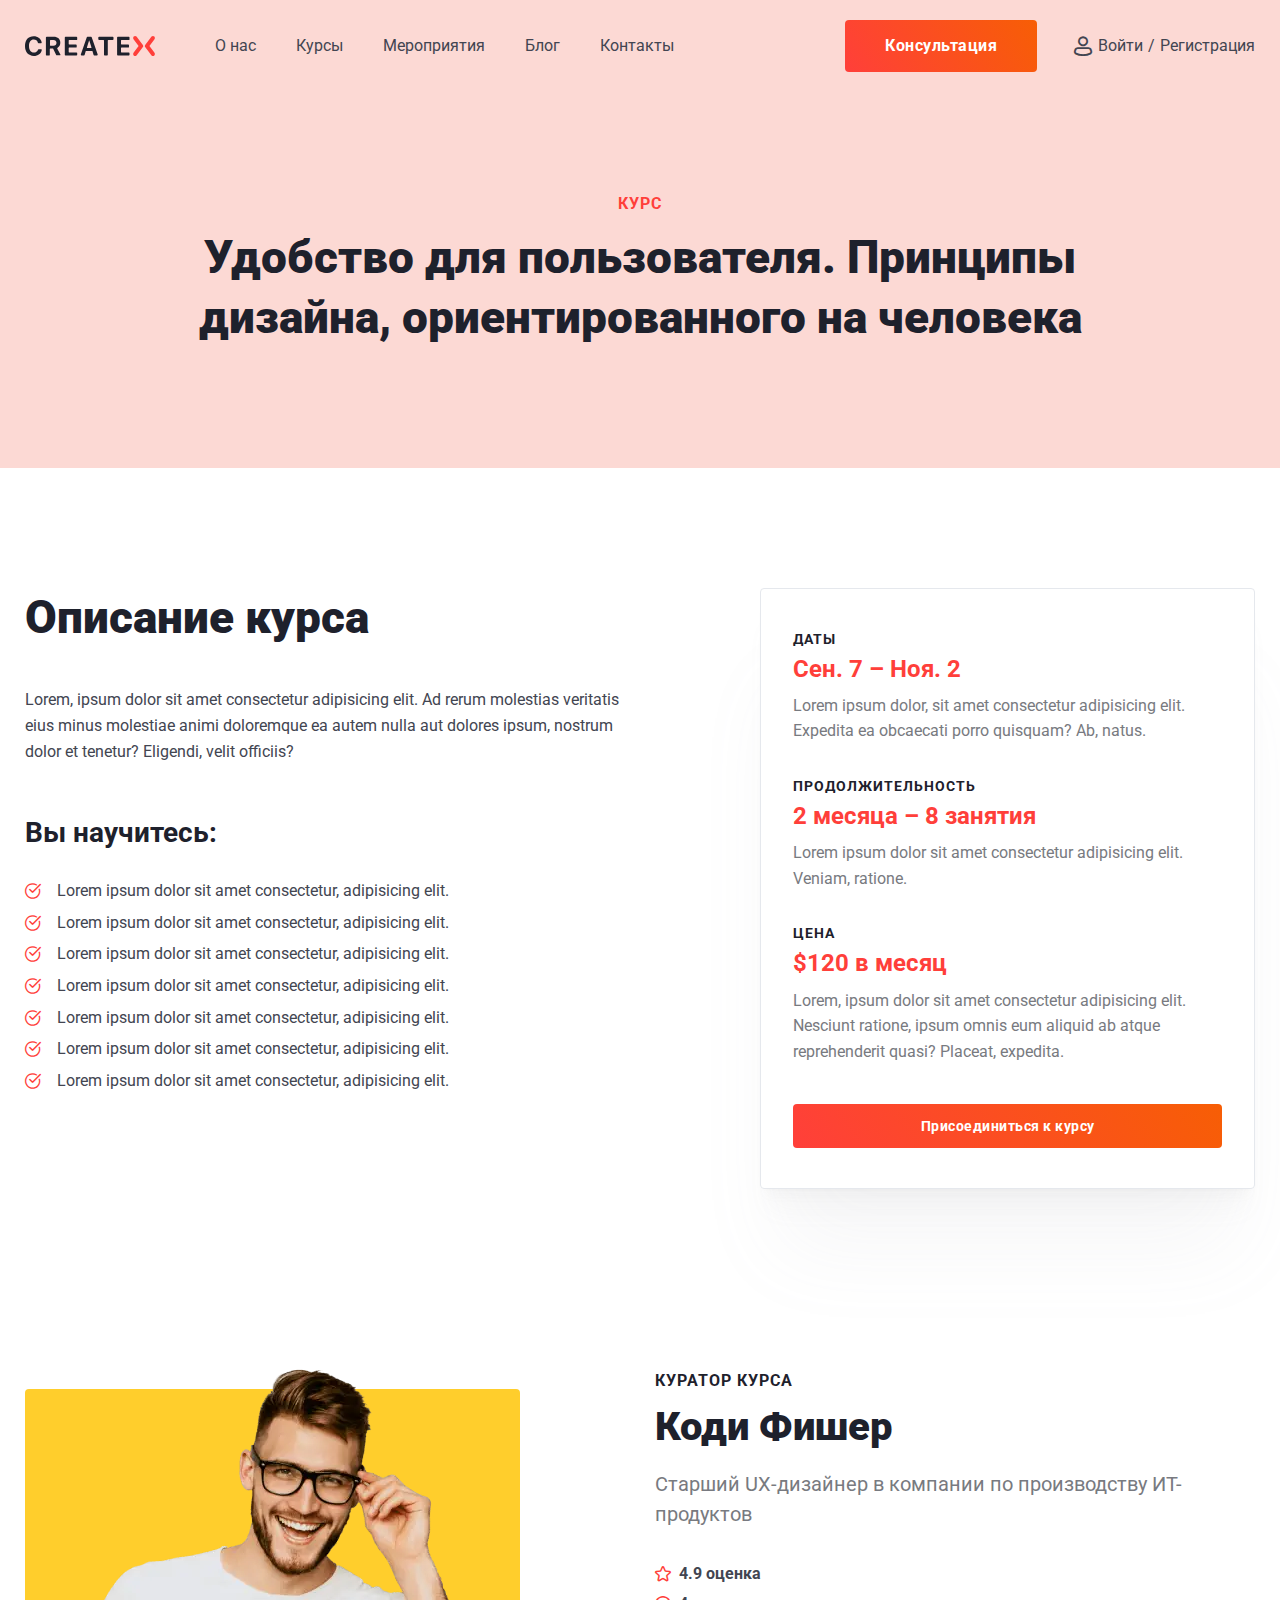
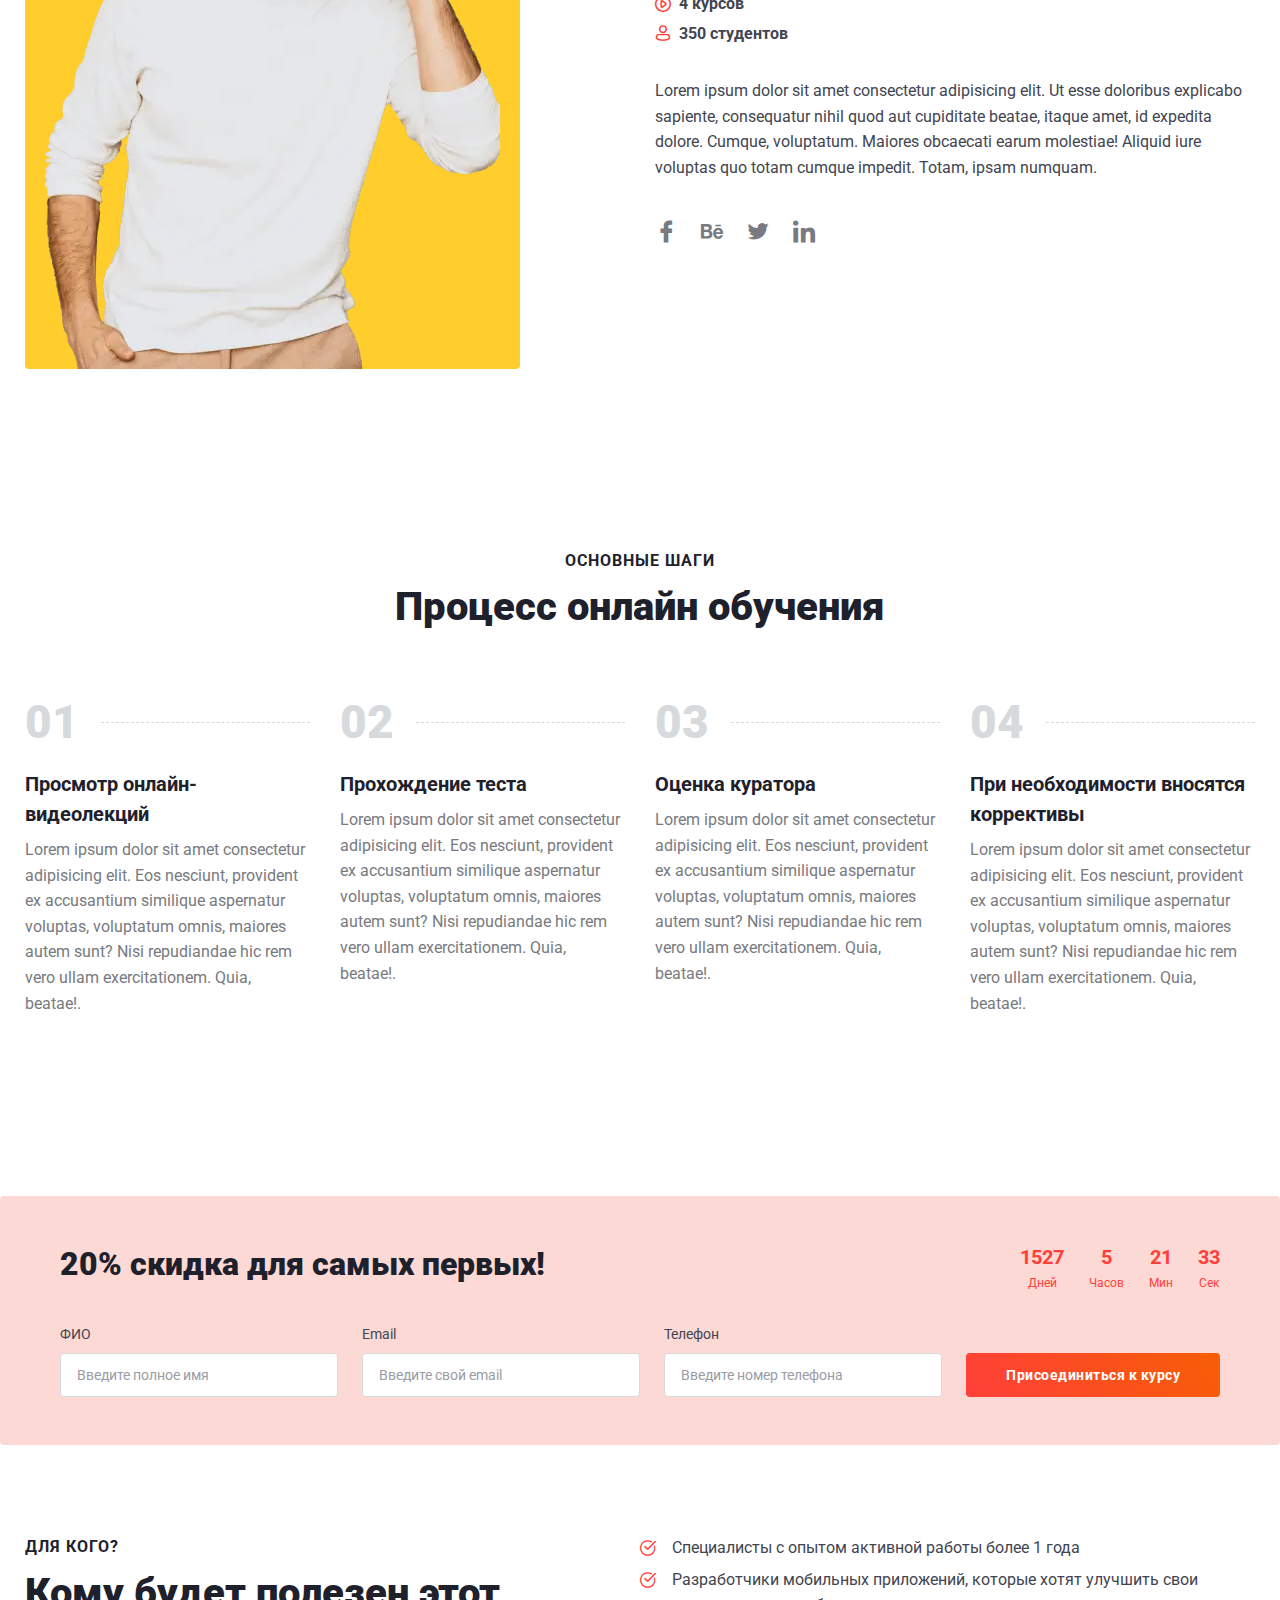
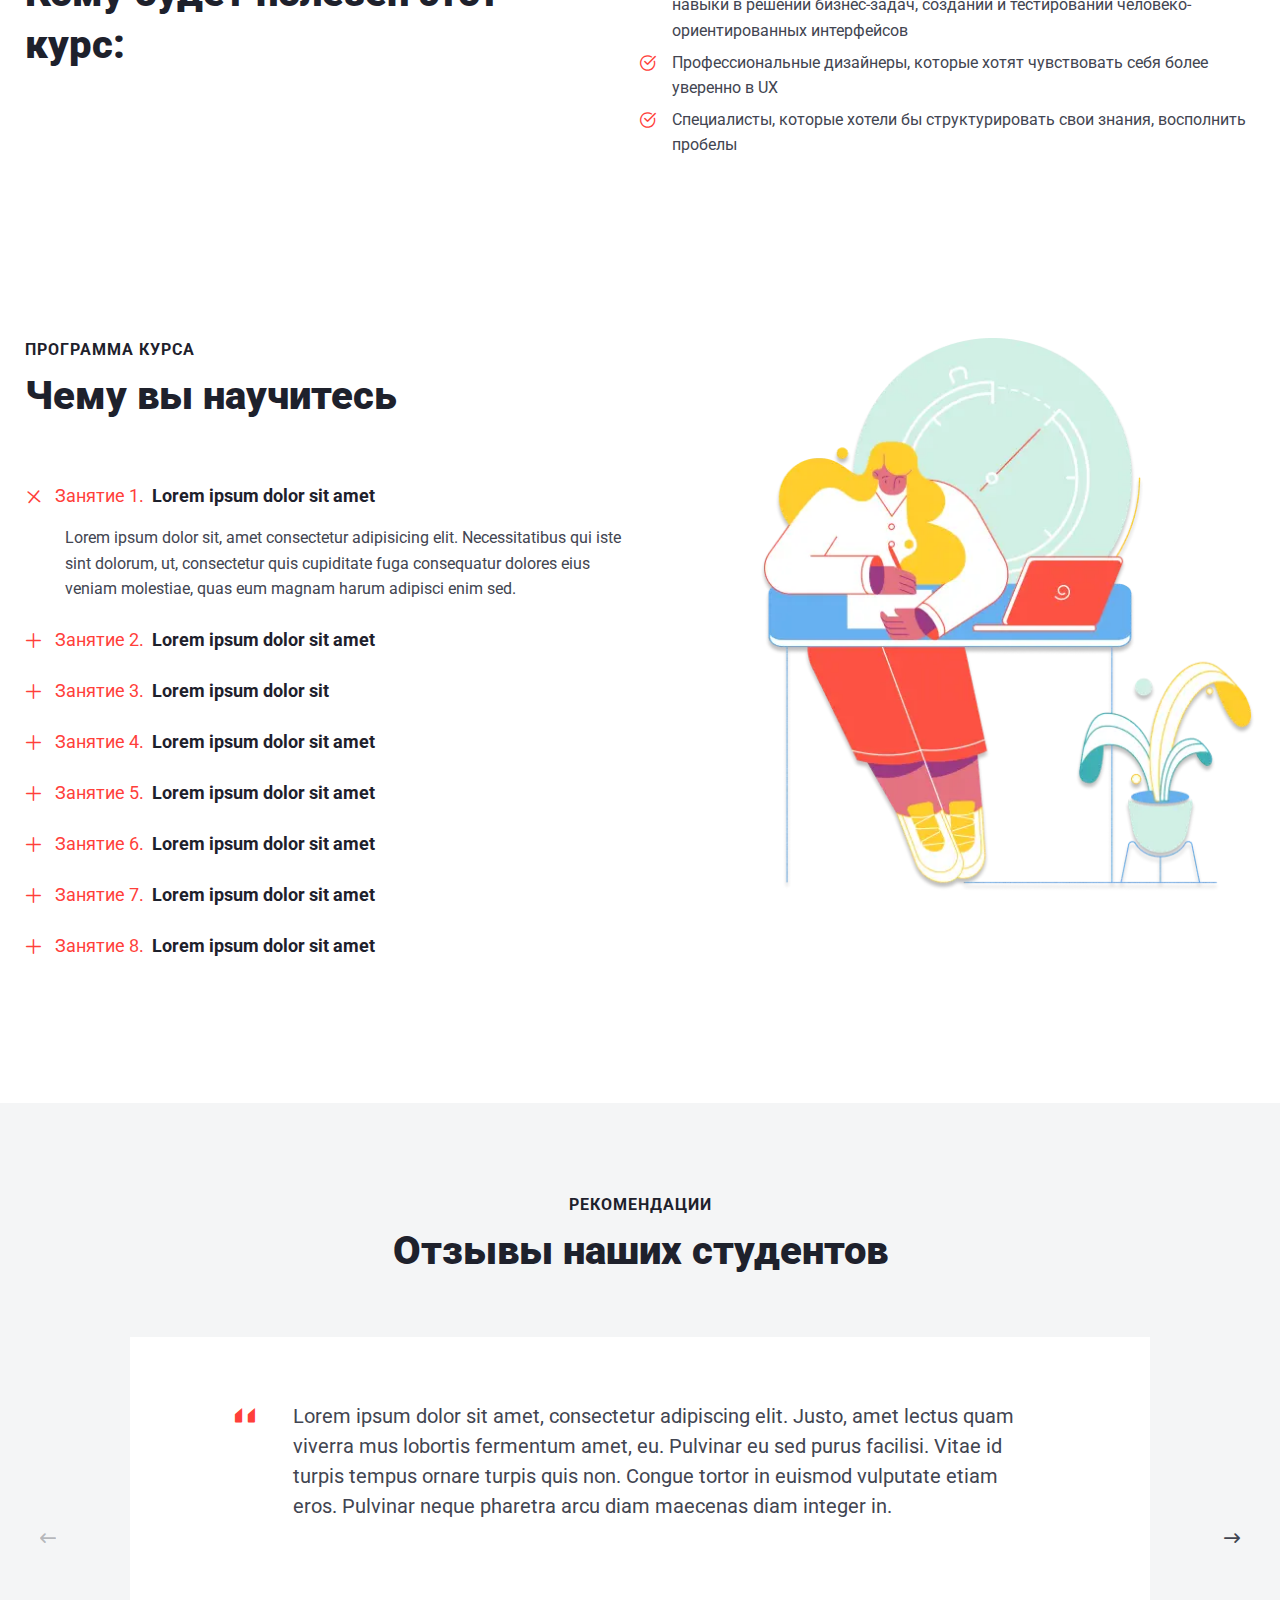
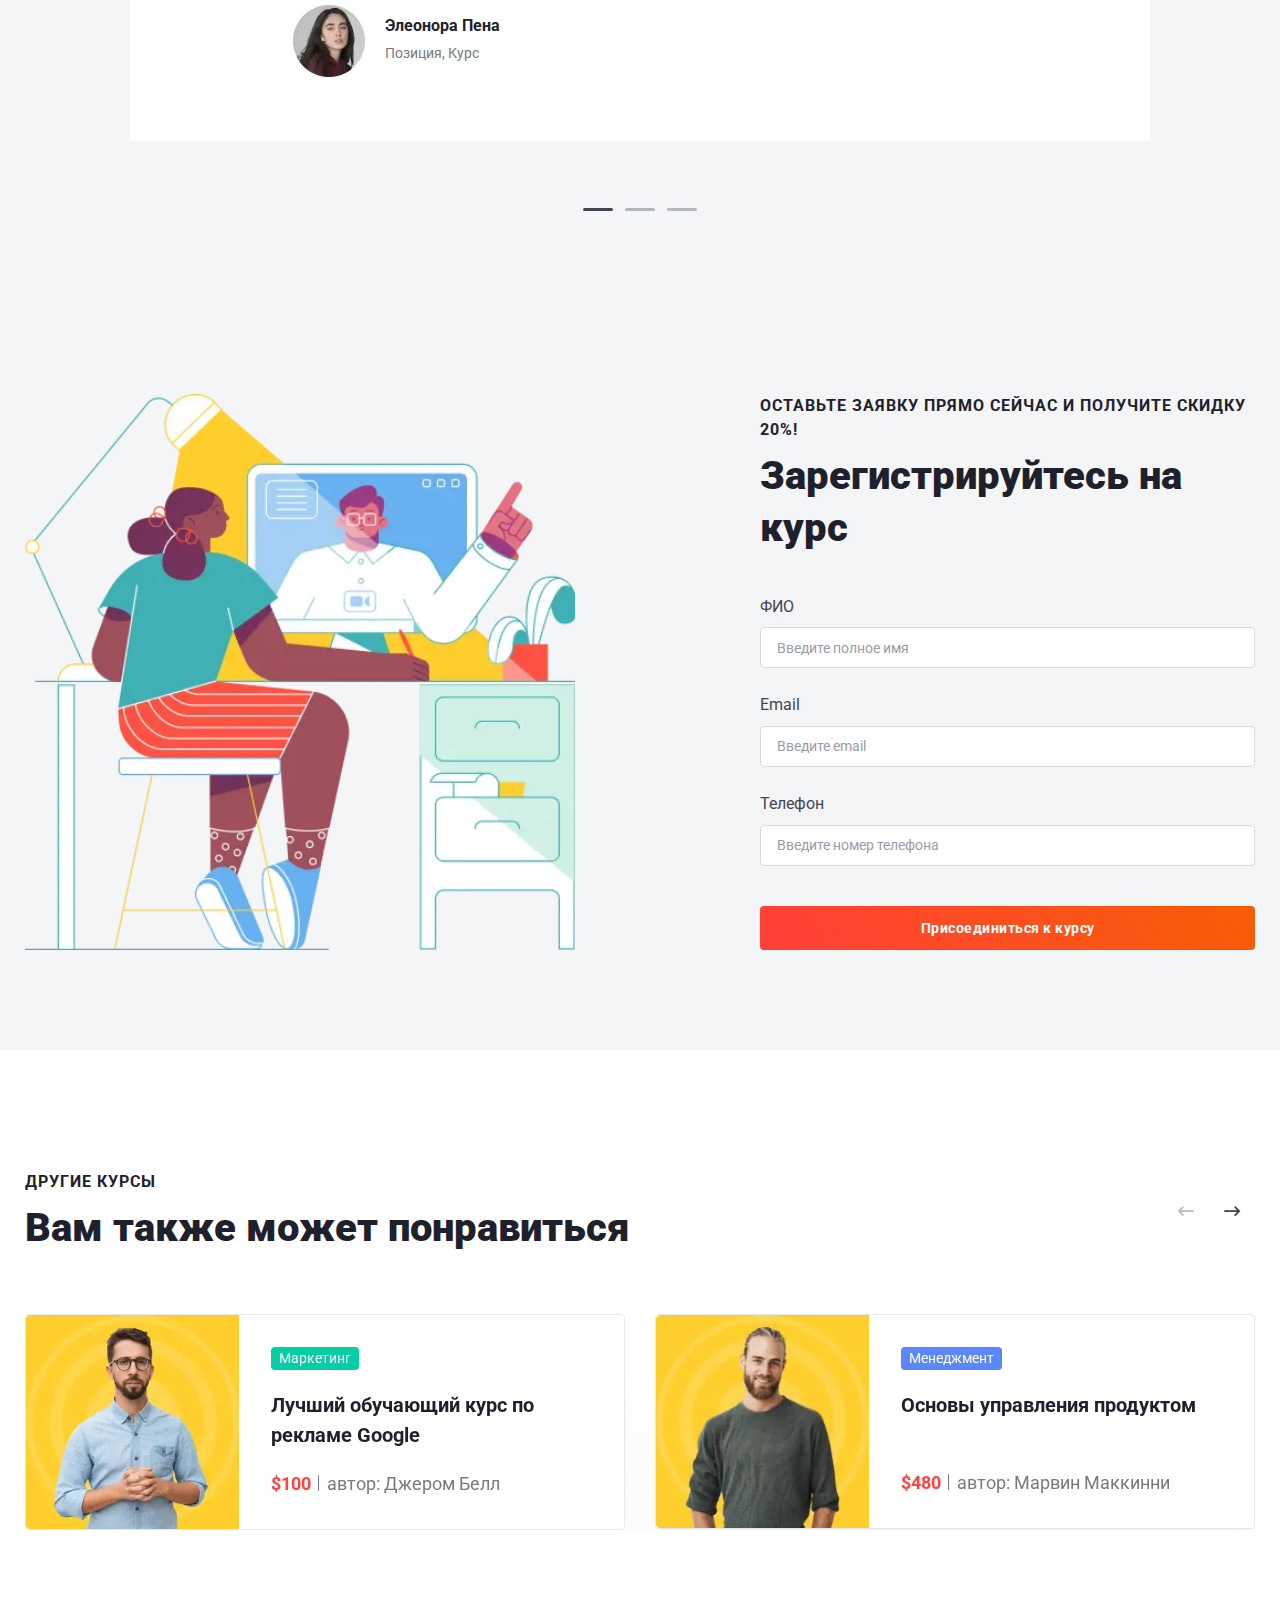
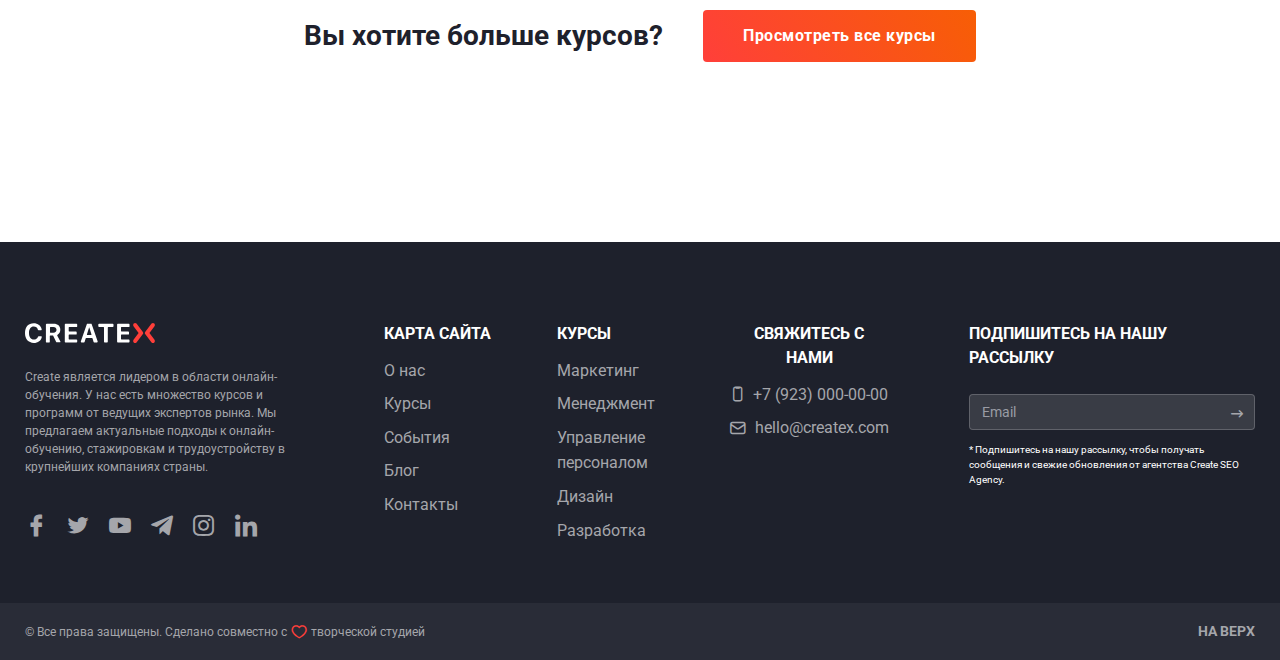
<file: course.html>
<!DOCTYPE html>
<html lang="ru">

<head>
	<title>Курс</title>
	<meta charset="UTF-8">
	<meta name="format-detection" content="telephone=no">
	<!-- <style>body{opacity: 0;}</style> -->
	<link rel="stylesheet" href="css/style.min.css?_v=20250206173104">
	<link rel="shortcut icon" href="favicon.ico">
	<!-- <meta name="robots" content="noindex, nofollow"> -->
	<meta name="viewport" content="width=device-width, initial-scale=1.0">
</head>

<body>
	<div class="wrapper">
		<header data-scroll="92" data-scroll-show class="header">
			<div class="header__container">
				<div class="header__body">
					<div class="header__column">
						<a href="home.html" class="header__logo">
							<img src="img/header/logo.svg" alt="logo">
						</a>
						<div class="header__menu menu">
							<nav class="menu__body">
								<ul class="menu__list">
									<li class="menu__item"><a class="menu__link" href="about-us.html">О нас</a></li>
									<li class="menu__item"><a class="menu__link" href="courses.html">Курсы</a></li>
									<li class="menu__item"><a class="menu__link" href="events.html">Мероприятия</a></li>
									<li class="menu__item"><a class="menu__link" href="blog.html">Блог</a></li>
									<li class="menu__item"><a class="menu__link" href="contacts.html">Контакты</a></li>
								</ul>
							</nav>
						</div>
					</div>
					<div class="header__column header__column_modified">
						<a data-da=".menu__body,590.98,1" href="#" class="header__button button button_bg">Консультация</a>
						<div data-da=".menu__body,400.98,2" class="header__authorization">
							<a href="#" data-popup=".log-in-popup" class="header__log-in">Войти</a>
							<a href="#" data-popup=".sign-up-popup" class="header__register">Регистрация</a>
						</div>
						<button type="button" class="header__icon icon-menu"><span></span></button>
					</div>
				</div>
			</div>
		</header>
		<main class="page">
			<section class="course-name">
				<div class="course-name__container">
					<h2 class="course-name__title">курс</h2>
					<h3 class="course-name__subtitle">Удобство для пользователя. Принципы дизайна, ориентированного на человека</h3>
				</div>
			</section>
			<section class="about-course">
				<div class="about-course__container">
					<div class="about-course__content">
						<h3 class="about-course__title">Описание курса</h3>
						<div class="about-course__text">
							<p>Lorem, ipsum dolor sit amet consectetur adipisicing elit. Ad rerum molestias veritatis eius minus molestiae animi doloremque ea autem nulla aut dolores ipsum, nostrum dolor et tenetur? Eligendi, velit officiis?</p>
						</div>
						<div class="about-course__subtitle">Вы научитесь:</div>
						<ul class="about-course__list list">
							<li class="list__item">Lorem ipsum dolor sit amet consectetur, adipisicing elit.</li>
							<li class="list__item">Lorem ipsum dolor sit amet consectetur, adipisicing elit.</li>
							<li class="list__item">Lorem ipsum dolor sit amet consectetur, adipisicing elit.</li>
							<li class="list__item">Lorem ipsum dolor sit amet consectetur, adipisicing elit.</li>
							<li class="list__item">Lorem ipsum dolor sit amet consectetur, adipisicing elit.</li>
							<li class="list__item">Lorem ipsum dolor sit amet consectetur, adipisicing elit.</li>
							<li class="list__item">Lorem ipsum dolor sit amet consectetur, adipisicing elit.</li>
						</ul>
					</div>
					<div class="about-course__card card-info">
						<div class="card-info__items">
							<div class="card-info__item">
								<div class="card-info__subject">Даты</div>
								<div class="card-info__main-thing">Сен. 7 – Ноя. 2</div>
								<div class="card-info__desc">Lorem ipsum dolor, sit amet consectetur adipisicing elit. Expedita ea obcaecati porro quisquam? Ab, natus.</div>
							</div>
							<div class="card-info__item">
								<div class="card-info__subject">Продолжительность</div>
								<div class="card-info__main-thing">2 месяца – 8 занятия</div>
								<div class="card-info__desc">Lorem ipsum dolor sit amet consectetur adipisicing elit. Veniam, ratione.</div>
							</div>
							<div class="card-info__item">
								<div class="card-info__subject">Цена</div>
								<div class="card-info__main-thing">$120 в месяц</div>
								<div class="card-info__desc">Lorem, ipsum dolor sit amet consectetur adipisicing elit. Nesciunt ratione, ipsum omnis eum aliquid ab atque reprehenderit quasi? Placeat, expedita.</div>
							</div>
						</div>
						<a href="#" class="card-info__button button button_bg button_mini">Присоединиться к курсу</a>
					</div>
				</div>
			</section>
			<section class="course-curator">
				<div class="course-curator__container">
					<div class="course-curator__image-ibg">
						<picture><source srcset="img/course-curator/curator.webp" type="image/webp"><img src="img/course-curator/curator.png" alt="curator"></picture>
					</div>
					<div class="course-curator__content">
						<div class="course-curator__titles titles">
							<div class="titles__subtitle">Куратор курса</div>
							<h2 class="titles__title">Коди Фишер</h2>
							<div class="titles__desc">Старший UX-дизайнер в компании по производству ИТ-продуктов</div>
						</div>
						<div class="course-curator__desc">
							<div class="course-curator__item course-curator__item_rate">4.9 оценка</div>
							<div class="course-curator__item course-curator__item_courses">4 курсов</div>
							<div class="course-curator__item course-curator__item_students">350 студентов</div>
						</div>
						<div class="course-curator__text">
							<p>Lorem ipsum dolor sit amet consectetur adipisicing elit. Ut esse doloribus explicabo sapiente, consequatur nihil quod aut cupiditate beatae, itaque amet, id expedita dolore. Cumque, voluptatum. Maiores obcaecati earum molestiae! Aliquid iure voluptas quo totam cumque impedit. Totam, ipsam numquam.</p>
						</div>
						<div class="course-curator__socials">
							<a href="#" class="course-curator__icon course-curator__icon_facebook"></a>
							<a href="#" class="course-curator__icon course-curator__icon_behance"></a>
							<a href="#" class="course-curator__icon course-curator__icon_twitter"></a>
							<a href="#" class="course-curator__icon course-curator__icon_linked-In"></a>
						</div>
					</div>
				</div>
			</section>
			<section class="main-steps">
				<div class="main-steps__container">
					<div class="main-steps__titles titles">
						<div class="titles__subtitle">Основные шаги</div>
						<h2 class="titles__title">Процесс онлайн обучения</h2>
					</div>
					<div class="main-steps__columns">
						<div class="main-steps__column">
							<div class="main-steps__number">01</div>
							<div class="main-steps__label">Просмотр онлайн-видеолекций</div>
							<div class="main-steps__desc">Lorem ipsum dolor sit amet consectetur adipisicing elit. Eos nesciunt, provident ex accusantium similique aspernatur voluptas, voluptatum omnis, maiores autem sunt? Nisi repudiandae hic rem vero ullam exercitationem. Quia, beatae!.</div>
						</div>
						<div class="main-steps__column">
							<div class="main-steps__number">02</div>
							<div class="main-steps__label">Прохождение теста</div>
							<div class="main-steps__desc">Lorem ipsum dolor sit amet consectetur adipisicing elit. Eos nesciunt, provident ex accusantium similique aspernatur voluptas, voluptatum omnis, maiores autem sunt? Nisi repudiandae hic rem vero ullam exercitationem. Quia, beatae!.</div>
						</div>
						<div class="main-steps__column">
							<div class="main-steps__number">03</div>
							<div class="main-steps__label">Оценка куратора</div>
							<div class="main-steps__desc">Lorem ipsum dolor sit amet consectetur adipisicing elit. Eos nesciunt, provident ex accusantium similique aspernatur voluptas, voluptatum omnis, maiores autem sunt? Nisi repudiandae hic rem vero ullam exercitationem. Quia, beatae!.</div>
						</div>
						<div class="main-steps__column">
							<div class="main-steps__number">04</div>
							<div class="main-steps__label">При необходимости вносятся коррективы</div>
							<div class="main-steps__desc">Lorem ipsum dolor sit amet consectetur adipisicing elit. Eos nesciunt, provident ex accusantium similique aspernatur voluptas, voluptatum omnis, maiores autem sunt? Nisi repudiandae hic rem vero ullam exercitationem. Quia, beatae!.</div>
						</div>
					</div>
				</div>
			</section>
			<section class="discount-early">
				<div class="discount-early__container">
					<div class="discount-early__top">
						<h3 class="discount-early__title">20% скидка для самых первых!</h3>
						<div class="discount-early__timer timer">
							<div class="timer__item timer__item_days">
								<div class="timer__number">00</div>
								<div class="timer__text">Дней</div>
							</div>
							<div class="timer__item timer__item_hours">
								<div class="timer__number">00</div>
								<div class="timer__text">Часов</div>
							</div>
							<div class="timer__item timer__item_mins">
								<div class="timer__number">00</div>
								<div class="timer__text">Мин</div>
							</div>
							<div class="timer__item timer__item_sec">
								<div class="timer__number">00</div>
								<div class="timer__text">Сек</div>
							</div>
						</div>
					</div>
					<form action="#" class="discount-early__form">
						<div class="discount-early__inputs">
							<div class="discount-early__name">
								<label for="discount-username" class="discount-early__label">ФИО</label>
								<input data-required data-error="Пожалуйста, укажите корректные данные." placeholder="Введите полное имя" id="discount-username" name="discount-username" type="text" class="discount-early__input input">
							</div>
							<div class="discount-early__mail">
								<label for="discount-usermail" class="discount-early__label">Email</label>
								<input data-required="email" data-error="Пожалуйста, укажите корректные данные." placeholder="Введите свой email" id="discount-usermail" name="discount-usermail" type="text" class="discount-early__input input">
							</div>
							<div class="discount-early__phone">
								<label for="discount-userphone" class="discount-early__label">Телефон</label>
								<input data-required data-error="Пожалуйста, укажите корректные данные." placeholder="Введите номер телефона" id="discount-userphone" name="discount-userphone" type="tel" class="discount-early__input input">
							</div>
						</div>
						<button type="submit" class="discount-early__button button button_bg button_mini">Присоединиться к курсу</button>
					</form>
				</div>
			</section>
			<section class="for-whom-course">
				<div class="for-whom-course__container">
					<div class="for-whom-course__titles titles">
						<div class="titles__subtitle">Для кого?</div>
						<h2 class="titles__title">Кому будет полезен этот курс:</h2>
					</div>
					<div class="for-whom-course__content">
						<ul class="for-whom-course__list list">
							<li class="list__item">Специалисты с опытом активной работы более 1 года</li>
							<li class="list__item">Разработчики мобильных приложений, которые хотят улучшить свои навыки в решении бизнес-задач, создании и тестировании человеко-ориентированных интерфейсов</li>
							<li class="list__item">Профессиональные дизайнеры, которые хотят чувствовать себя более уверенно в UX</li>
							<li class="list__item">Специалисты, которые хотели бы структурировать свои знания, восполнить пробелы</li>
						</ul>
					</div>
				</div>
			</section>
			<section class="course-program">
				<div class="course-program__container">
					<div class="course-program__content">
						<div class="course-program__titles titles">
							<div class="titles__subtitle">Программа курса</div>
							<h2 class="titles__title">Чему вы научитесь</h2>
						</div>
						<div data-spollers data-one-spoller class="course-program__spollers spollers-course-program">
							<div class="spollers-course-program__item">
								<button type="button" data-spoller class="spollers-course-program__title _spoller-active">Занятие 1.<span>Lorem ipsum dolor sit amet</span></button>
								<div class="spollers-course-program__body">
									<p>Lorem ipsum dolor sit, amet consectetur adipisicing elit. Necessitatibus qui iste sint dolorum, ut, consectetur quis cupiditate fuga consequatur dolores eius veniam molestiae, quas eum magnam harum adipisci enim sed.</p>
								</div>
							</div>
							<div class="spollers-course-program__item">
								<button type="button" data-spoller class="spollers-course-program__title">Занятие 2.<span>Lorem ipsum dolor sit amet</span></button>
								<div class="spollers-course-program__body">
									<p>Lorem ipsum dolor sit amet consectetur adipisicing elit. Illo suscipit, consequatur voluptatum cupiditate nostrum perspiciatis alias dolore ipsum quis laboriosam nesciunt porro deleniti modi distinctio, sint voluptates, molestias pariatur consectetur!</p>
								</div>
							</div>
							<div class="spollers-course-program__item">
								<button type="button" data-spoller class="spollers-course-program__title">Занятие 3.<span>Lorem ipsum dolor sit</span></button>
								<div class="spollers-course-program__body">
									<p>Lorem ipsum dolor sit amet consectetur adipisicing elit. Ad, quaerat.</p>
								</div>
							</div>
							<div class="spollers-course-program__item">
								<button type="button" data-spoller class="spollers-course-program__title">Занятие 4.<span>Lorem ipsum dolor sit amet</span></button>
								<div class="spollers-course-program__body">
									<p>Lorem ipsum dolor sit amet consectetur adipisicing elit. Quod, praesentium.</p>
									<p>Lorem ipsum dolor sit amet consectetur adipisicing elit. Similique obcaecati, magni eveniet cumque architecto ullam officia quidem illo eos? Error.</p>
								</div>
							</div>
							<div class="spollers-course-program__item">
								<button type="button" data-spoller class="spollers-course-program__title">Занятие 5.<span>Lorem ipsum dolor sit amet</span></button>
								<div class="spollers-course-program__body">
									<p>Lorem ipsum dolor, sit amet consectetur adipisicing elit. Sunt quis minus molestiae dicta nostrum repellat, iure facilis officiis at inventore sit, deleniti culpa voluptatem eos nisi dolores accusamus ab corrupti eaque exercitationem? Aliquid ipsam, facere qui nostrum sint nesciunt itaque laudantium, minus reprehenderit repellendus ea architecto voluptate alias ducimus temporibus.</p>
								</div>
							</div>
							<div class="spollers-course-program__item">
								<button type="button" data-spoller class="spollers-course-program__title">Занятие 6.<span>Lorem ipsum dolor sit amet</span></button>
								<div class="spollers-course-program__body">
									<p>Lorem ipsum dolor sit amet consectetur adipisicing elit. Labore excepturi illo eaque voluptatibus quasi voluptates assumenda magni et itaque iure?</p>
								</div>
							</div>
							<div class="spollers-course-program__item">
								<button type="button" data-spoller class="spollers-course-program__title">Занятие 7.<span>Lorem ipsum dolor sit amet</span></button>
								<div class="spollers-course-program__body">
									<p>Lorem ipsum dolor sit amet consectetur adipisicing elit. Accusamus at iste commodi mollitia, culpa non ratione? Voluptates perspiciatis autem quaerat distinctio, mollitia, unde adipisci ullam sequi ad fuga, deleniti aperiam.</p>
								</div>
							</div>
							<div class="spollers-course-program__item">
								<button type="button" data-spoller class="spollers-course-program__title">Занятие 8.<span>Lorem ipsum dolor sit amet</span></button>
								<div class="spollers-course-program__body">
									<p>Lorem ipsum dolor sit amet consectetur, adipisicing elit. Tempore ea dignissimos harum obcaecati tempora, itaque nemo ullam adipisci, fuga reiciendis aut assumenda expedita cumque fugit delectus voluptatibus illum quos minus repellat consequuntur sequi quibusdam perspiciatis!</p>
								</div>
							</div>
						</div>
					</div>
					<div class="course-program__image">
						<picture><source srcset="img/course-program/illustration.webp" type="image/webp"><img src="img/course-program/illustration.png" alt="illustration"></picture>
					</div>
				</div>
			</section>
			<section class="testimonials">
				<div class="testimonials__container">
					<div class="testimonials__top">
						<div class="testimonials__titles titles">
							<div class="titles__subtitle">РЕКОМЕНДАЦИИ</div>
							<h2 class="titles__title">Отзывы наших студентов</h2>
						</div>
					</div>
					<div class="testimonials__body">
						<div class="testimonials__slider swiper">
							<div class="testimonials__wrapper swiper-wrapper">
								<div class="testimonials__slide slide-testimonials swiper-slide">
									<div class="slide-testimonials__body">
										<div class="slide-testimonials__quote">Lorem ipsum dolor sit amet, consectetur adipiscing elit. Justo, amet lectus quam viverra mus lobortis fermentum amet, eu. Pulvinar eu sed purus facilisi. Vitae id turpis tempus ornare turpis quis non. Congue tortor in euismod vulputate etiam eros. Pulvinar neque pharetra arcu diam maecenas diam integer in.</div>
										<div class="slide-testimonials__author">
											<div class="slide-testimonials__icon-image">
												<picture><source srcset="img/testimonials/girl.webp" type="image/webp"><img src="img/testimonials/girl.jpg" alt="author"></picture>
											</div>
											<div class="slide-testimonials__name">Элеонора Пена</div>
											<div class="slide-testimonials__post">Позиция, Курс</div>
										</div>
									</div>
								</div>
								<div class="testimonials__slide slide-testimonials swiper-slide">
									<div class="slide-testimonials__body">
										<div class="slide-testimonials__quote">Lorem ipsum dolor, sit amet consectetur adipisicing elit. Officiis quos velit ab. Consequuntur, in tempore.Lorem ipsum dolor sit amet, consectetur adipiscing elit. Justo, amet lectus quam viverra mus lobortis fermentum amet, eu. Pulvinar eu sed purus facilisi. Vitae id turpis tempus ornare turpis quis non. Congue tortor in euismod vulputate etiam eros. Pulvinar neque pharetra arcu diam maecenas diam integer in.</div>
										<div class="slide-testimonials__author">
											<div class="slide-testimonials__icon-image">
												<picture><source srcset="img/testimonials/girl.webp" type="image/webp"><img src="img/testimonials/girl.jpg" alt="author"></picture>
											</div>
											<div class="slide-testimonials__name">Lorem, ipsum.</div>
											<div class="slide-testimonials__post">Позиция, Курс</div>
										</div>
									</div>
								</div>
								<div class="testimonials__slide slide-testimonials swiper-slide">
									<div class="slide-testimonials__body">
										<div class="slide-testimonials__quote">Lorem ipsum dolor, sit amet consectetur adipisicing elit. Officiis quos velit ab. Consequuntur, in tempore.Lorem ipsum dolor.</div>
										<div class="slide-testimonials__author">
											<div class="slide-testimonials__icon-image">
												<picture><source srcset="img/testimonials/girl.webp" type="image/webp"><img src="img/testimonials/girl.jpg" alt="author"></picture>
											</div>
											<div class="slide-testimonials__name">Lorem, ipsum</div>
											<div class="slide-testimonials__post">Позиция, Курс</div>
										</div>
									</div>
								</div>
							</div>
						</div>
						<div data-da=".testimonials__top,1150.98,1" class="testimonials__navigation">
							<div class="testimonials__swiper-button-prev swiper-button-prev"></div>
							<div class="testimonials__swiper-button-next swiper-button-next"></div>
						</div>
					</div>
					<div class="testimonials__pagination-swiper"></div>
				</div>
			</section>
			<section class="request-for-discount">
				<div class="request-for-discount__container">
					<div class="request-for-discount__image-ibg">
						<picture><source srcset="img/request-for-discount/illustration.webp" type="image/webp"><img src="img/request-for-discount/illustration.png" alt="illustration"></picture>
					</div>
					<div class="request-for-discount__content">
						<div class="request-for-discount__titles titles">
							<div class="titles__subtitle">Оставьте заявку прямо сейчас и получите скидку 20%!</div>
							<h2 class="titles__title">Зарегистрируйтесь на курс</h2>
						</div>
						<form action="#" class="request-for-discount__form form-diagonal">
							<div class="form-diagonal__inputs">
								<div class="form-diagonal__name">
									<label for="discount-username" class="form-diagonal__label">ФИО</label>
									<input data-required data-error="Пожалуйста, укажите корректные данные." placeholder="Введите полное имя" id="requestdiscount-username" name="requestdiscount-username" type="text" class="form-diagonal__input input">
								</div>
								<div class="form-diagonal__mail">
									<label for="requestdiscount-usermail" class="form-diagonal__label">Email</label>
									<input data-required="email" data-error="Пожалуйста, укажите корректные данные." placeholder="Введите email" id="requestdiscount-usermail" name="requestdiscount-usermail" type="text" class="form-diagonal__input input">
								</div>
								<div class="form-diagonal__phone">
									<label for="requestdiscount-userphone" class="form-diagonal__label">Телефон</label>
									<input data-required data-error="Пожалуйста, укажите корректные данные." placeholder="Введите номер телефона" id="requestdiscount-userphone" name="requestdiscount-userphone" type="tel" class="form-diagonal__input input">
								</div>
							</div>
							<button type="submit" class="form-diagonal__button button button_bg button_mini">Присоединиться к курсу</button>
						</form>
					</div>
				</div>
			</section>
			<section class="check-other-courses">
				<div class="check-other-courses__container">
					<div class="check-other-courses__top">
						<div class="check-other-courses__titles titles">
							<div class="titles__subtitle">Другие курсы</div>
							<h2 class="titles__title">Вам также может понравиться</h2>
						</div>
						<div class="check-other-courses__navigation">
							<div class="check-other-courses__swiper-button-prev swiper-button-prev"></div>
							<div class="check-other-courses__swiper-button-next swiper-button-next"></div>
						</div>
					</div>
					<div class="check-other-courses__slider swiper">
						<div class="check-other-courses__wrapper swiper-wrapper">
							<div class="check-other-courses__slide slide-check-other-courses swiper-slide">
								<article class="slide-check-other-courses__card">
									<a href="#" class="slide-check-other-courses__image-ibg">
										<picture><source srcset="img/featured-courses/image-card1.webp" type="image/webp"><img src="img/featured-courses/image-card1.jpg" alt="man"></picture>
									</a>
									<div class="slide-check-other-courses__content content-courses">
										<div class="content-courses__specialization content-courses__specialization_turquoise">Маркетинг</div>
										<a href="#" class="content-courses__title">Лучший обучающий курс по рекламе Google</a>
										<div class="content-courses__info">
											<div class="content-courses__price">$100</div>
											<div class="content-courses__author">автор: Джером Белл</div>
										</div>
									</div>
								</article>
							</div>
							<div class="check-other-courses__slide slide-check-other-courses swiper-slide">
								<article class="slide-check-other-courses__card">
									<a href="#" class="slide-check-other-courses__image-ibg">
										<picture><source srcset="img/featured-courses/image-card2.webp" type="image/webp"><img src="img/featured-courses/image-card2.jpg" alt="man"></picture>
									</a>
									<div class="slide-check-other-courses__content content-courses">
										<div class="content-courses__specialization content-courses__specialization_blue">Менеджмент</div>
										<a href="#" class="content-courses__title">Основы управления продуктом</a>
										<div class="content-courses__info">
											<div class="content-courses__price">$480</div>
											<div class="content-courses__author">автор: Марвин Маккинни</div>
										</div>
									</div>
								</article>
							</div>
							<div class="check-other-courses__slide slide-check-other-courses swiper-slide">
								<article class="slide-check-other-courses__card">
									<a href="#" class="slide-check-other-courses__image-ibg">
										<picture><source srcset="img/featured-courses/image-card3.webp" type="image/webp"><img src="img/featured-courses/image-card3.jpg" alt="man"></picture>
									</a>
									<div class="slide-check-other-courses__content content-courses">
										<div class="content-courses__specialization content-courses__specialization_orange">Управление персоналом</div>
										<a href="#" class="content-courses__title">Управление персоналом и аналитика</a>
										<div class="content-courses__info">
											<div class="content-courses__price">$200</div>
											<div class="content-courses__author">автор: Лесли Ли</div>
										</div>
									</div>
								</article>
							</div>
							<div class="check-other-courses__slide slide-check-other-courses swiper-slide">
								<article class="slide-check-other-courses__card">
									<a href="#" class="slide-check-other-courses__image-ibg">
										<picture><source srcset="img/featured-courses/image-card4.webp" type="image/webp"><img src="img/featured-courses/image-card4.jpg" alt="man"></picture>
									</a>
									<div class="slide-check-other-courses__content content-courses">
										<div class="content-courses__specialization content-courses__specialization_turquoise">Маркетинг</div>
										<a href="#" class="content-courses__title">Бренд-менеджмент</a>
										<div class="content-courses__info">
											<div class="content-courses__price">$530</div>
											<div class="content-courses__author">автор: Кристин Уотсон</div>
										</div>
									</div>
								</article>
							</div>
							<div class="check-other-courses__slide slide-check-other-courses swiper-slide">
								<article class="slide-check-other-courses__card">
									<a href="#" class="slide-check-other-courses__image-ibg">
										<picture><source srcset="img/featured-courses/image-card5.webp" type="image/webp"><img src="img/featured-courses/image-card5.jpg" alt="man"></picture>
									</a>
									<div class="slide-check-other-courses__content content-courses">
										<div class="content-courses__specialization content-courses__specialization_blue">Менеджмент</div>
										<a href="#" class="content-courses__title">Управление развитием бизнеса</a>
										<div class="content-courses__info">
											<div class="content-courses__price">$400</div>
											<div class="content-courses__author">автор: Диана Рассел</div>
										</div>
									</div>
								</article>
							</div>
							<div class="check-other-courses__slide slide-check-other-courses swiper-slide">
								<article class="slide-check-other-courses__card">
									<a href="#" class="slide-check-other-courses__image-ibg">
										<picture><source srcset="img/featured-courses/image-card6.webp" type="image/webp"><img src="img/featured-courses/image-card6.jpg" alt="man"></picture>
									</a>
									<div class="slide-check-other-courses__content content-courses">
										<div class="content-courses__specialization content-courses__specialization_pink">Дизайн</div>
										<a href="#" class="content-courses__title">Основы графического дизайна</a>
										<div class="content-courses__info">
											<div class="content-courses__price">$500</div>
											<div class="content-courses__author">автор: Гай Хокинс</div>
										</div>
									</div>
								</article>
							</div>
						</div>
					</div>
					<div class="check-other-courses__bottom">
						<div class="check-other-courses__slogan">Вы хотите больше курсов?</div>
						<a href="#" class="check-other-courses__button button button_bg">Просмотреть все курсы</a>
					</div>
				</div>
			</section>
		</main>
		<footer class="footer">
			<div class="footer__container">
				<div class="footer__top">
					<div class="footer__description">
						<div class="footer__logo">
							<img src="img/footer/logo.svg" alt="logo">
						</div>
						<div class="footer__info">
							<p>Create является лидером в области онлайн-обучения. У нас есть множество курсов и программ от ведущих экспертов рынка. Мы предлагаем актуальные подходы к онлайн-обучению, стажировкам и трудоустройству в крупнейших компаниях страны.</p>
						</div>
						<div class="footer__icons icons-footer">
							<a href="#" class="icons-footer__link _icon-facebook"></a>
							<a href="#" class="icons-footer__link _icon-twitter"></a>
							<a href="#" class="icons-footer__link _icon-youtube"></a>
							<a href="#" class="icons-footer__link _icon-telegram"></a>
							<a href="#" class="icons-footer__link _icon-instagram"></a>
							<a href="#" class="icons-footer__link _icon-linked-In"></a>
						</div>
					</div>
					<div data-spollers="479.98" data-one-spoller class="footer__columns spollers-footer">
						<div class="spollers-footer__item">
							<button type="button" data-spoller class="spollers-footer__title">КАРТА САЙТА</button>
							<div class="spollers-footer__body">
								<nav class="spoller-footer__menu menu-footer">
									<ul class="menu-footer__list">
										<li class="menu-footer__item"><a href="#" class="menu-footer__link">О нас</a></li>
										<li class="menu-footer__item"><a href="#" class="menu-footer__link">Курсы</a></li>
										<li class="menu-footer__item"><a href="#" class="menu-footer__link">События</a></li>
										<li class="menu-footer__item"><a href="#" class="menu-footer__link">Блог</a></li>
										<li class="menu-footer__item"><a href="#" class="menu-footer__link">Контакты</a></li>
									</ul>
								</nav>
							</div>
						</div>
						<div class="spollers-footer__item">
							<button type="button" data-spoller class="spollers-footer__title">КУРСЫ</button>
							<div class="spollers-footer__body">
								<nav class="spoller-footer__menu menu-footer">
									<ul class="menu-footer__list">
										<li class="menu-footer__item"><a href="#" class="menu-footer__link">Маркетинг</a></li>
										<li class="menu-footer__item"><a href="#" class="menu-footer__link">Менеджмент</a></li>
										<li class="menu-footer__item"><a href="#" class="menu-footer__link">Управление персоналом</a></li>
										<li class="menu-footer__item"><a href="#" class="menu-footer__link">Дизайн</a></li>
										<li class="menu-footer__item"><a href="#" class="menu-footer__link">Разработка</a></li>
									</ul>
								</nav>
							</div>
						</div>
						<div class="spollers-footer__item spollers-footer__item_big">
							<button type="button" data-spoller class="spollers-footer__title">СВЯЖИТЕСЬ С НАМИ</button>
							<div class="spollers-footer__body">
								<nav class="spoller-footer__menu menu-footer">
									<ul class="menu-footer__list">
										<li class="menu-footer__item menu-footer__item_tel"><a href="tel:+79230000000" class="menu-footer__link">+7 (923) 000-00-00</a></li>
										<li class="menu-footer__item menu-footer__item_mail"><a href="mailto:hello@createx.com" class="menu-footer__link">hello@createx.com</a></li>
									</ul>
								</nav>
							</div>
						</div>
					</div>
					<div class="footer__sign-up sign-up-footer">
						<div class="sign-up-footer__title">ПОДПИШИТЕСЬ НА НАШУ РАССЫЛКУ</div>
						<form action="#" class="sign-up-footer__form">
							<div class="sign-up-footer__mail">
								<input data-validate data-required="email" data-error="Пожалуйста, укажите корректные данные." class="sign-up-footer__input input" type="text" name="email" placeholder="Email">
								<button type="submit" class="sign-up-footer__button"></button>
							</div>
						</form>
						<div class="sign-up-footer__text">
							<p>* Подпишитесь на нашу рассылку, чтобы получать сообщения и свежие обновления от агентства Create SEO Agency.</p>
						</div>
					</div>
				</div>
				<div class="footer__botom">
					<div class="footer__all-rights">© Все права защищены. Сделано совместно с <span></span> творческой студией</div>
					<a data-goto=".header" href="#" class="footer__go-top">НА ВЕРХ</a>
				</div>
			</div>
		</footer>
	</div>
	<div aria-hidden="true" class="log-in-popup popup">
		<div class="popup__wrapper">
			<div class="popup__content">
				<button data-close type="button" class="popup__close"></button>
				<div class="popup__body">
					<h2 class="popup__title">Авторизация</h2>
					<div class="popup__info">Войдите в свою учетную запись, используя адрес электронной почты и пароль, указанные при регистрации.</div>
					<form action="#" class="popup__form">
						<div class="popup__items">
							<div class="popup__item item-popup">
								<label for="signin-useremail" class="item-popup__label">Email</label>
								<div class="item-popup__inner">
									<input data-validate data-required="email" data-error="Пожалуйста, укажите корректные данные." type="text" name="signin-useremail" id="signin-useremail" placeholder="Введите email" class="item-popup__input input">
								</div>
							</div>
							<div class="popup__item item-popup">
								<label for="signin-userpassword" class="item-popup__label">Пароль</label>
								<div class="item-popup__inner">
									<input data-validate data-required data-error="Пожалуйста, укажите корректные данные." type="password" name="signin-userpassword" id="signin-userpassword" placeholder="Введите пароль" class="item-popup__input input">
									<button class="item-popup__viewpass" type="button"></button>
								</div>
							</div>
						</div>
						<div class="popup__inner">
							<div class="popup__checkbox checkbox">
								<input id="signin-signed" class="checkbox__input" type="checkbox" value="1" name="signin-signed">
								<label for="signin-signed" class="checkbox__label">Запомнить меня</label>
							</div>
							<a href="#" class="popup__forgot-password">Забыли пароль?</a>
						</div>
						<button type="submit" class="popup__button button button_bg button_mini">Войти</button>
					</form>
					<div class="popup__have-an-account">У вас нет учетной записи? <a href="#" data-popup=".sign-up-popup">Зарегистрироваться</a></div>
					<div class="popup__bottom">
						<div class="popup__alternative-account-options">Войдите в систему с помощью</div>
						<div class="popup__icons">
							<a href="#" class="popup__icon popup__icon_facebook"></a>
							<a href="#" class="popup__icon popup__icon_google"></a>
							<a href="#" class="popup__icon popup__icon_twitter"></a>
							<a href="#" class="popup__icon popup__icon_inked-In"></a>
						</div>
					</div>
				</div>
			</div>
		</div>
	</div>
	<div aria-hidden="true" class="sign-up-popup popup">
		<div class="popup__wrapper">
			<div class="popup__content">
				<button data-close type="button" class="popup__close"></button>
				<div class="popup__body">
					<h2 class="popup__title">Регистрация</h2>
					<div class="popup__info">Регистрация занимает меньше минуты, но дает вам полный контроль над своим обучением.</div>
					<form action="#" class="popup__form">
						<div class="popup__items">
							<div class="popup__item item-popup">
								<label for="signup-username" class="item-popup__label">ФИО</label>
								<div class="item-popup__inner">
									<input data-validate data-required data-error="Пожалуйста, укажите корректные данные." type="text" name="signup-username" id="signup-username" placeholder="Введите полное имя" class="item-popup__input input">
								</div>
							</div>
							<div class="popup__item item-popup">
								<label for="signup-useremail" class="item-popup__label">Email</label>
								<div class="item-popup__inner">
									<input data-validate data-required="email" data-error="Пожалуйста, укажите корректные данные." type="text" name="signup-useremail" id="signup-useremail" placeholder="Введите email" class="item-popup__input input">
								</div>
							</div>
							<div class="popup__item item-popup">
								<label for="signup-userpassword" class="item-popup__label">Пароль</label>
								<div class="item-popup__inner">
									<input data-validate data-required data-error="Пожалуйста, укажите корректные данные." type="password" name="signup-userpassword" id="signup-userpassword" placeholder="Введите пароль" class="item-popup__input input">
									<button class="item-popup__viewpass" type="button"></button>
								</div>
							</div>
							<div class="popup__item item-popup">
								<label for="signup-confirmrpassword" class="item-popup__label">Подтвердите пароль</label>
								<div class="item-popup__inner">
									<input data-validate data-required data-error="Пожалуйста, укажите корректные данные." type="password" name="signup-confirmrpassword" id="signup-confirmrpassword" placeholder="Введите пароль" class="item-popup__input input">
									<button class="item-popup__viewpass" type="button"></button>
								</div>
							</div>
						</div>
						<div class="popup__inner">
							<div class="popup__checkbox checkbox">
								<input id="signup-remember" class="checkbox__input" type="checkbox" value="1" name="signup-remember">
								<label for="signup-remember" class="checkbox__label">Запомнить меня</label>
							</div>
						</div>
						<button type="submit" class="popup__button button button_bg button_mini">Зарегистрироваться</button>
					</form>
					<div class="popup__have-an-account">У вас уже есть учетная запись? <a href="#" data-popup=".log-in-popup">Авторизация</a></div>
					<div class="popup__bottom">
						<div class="popup__alternative-account-options">Войти в систему с помощью</div>
						<div class="popup__icons">
							<a href="#" class="popup__icon popup__icon_facebook"></a>
							<a href="#" class="popup__icon popup__icon_google"></a>
							<a href="#" class="popup__icon popup__icon_twitter"></a>
							<a href="#" class="popup__icon popup__icon_inked-In"></a>
						</div>
					</div>
				</div>
			</div>
		</div>
	</div>
	<script src="js/app.min.js?_v=20250206173104"></script>
</body>

</html>
</file>
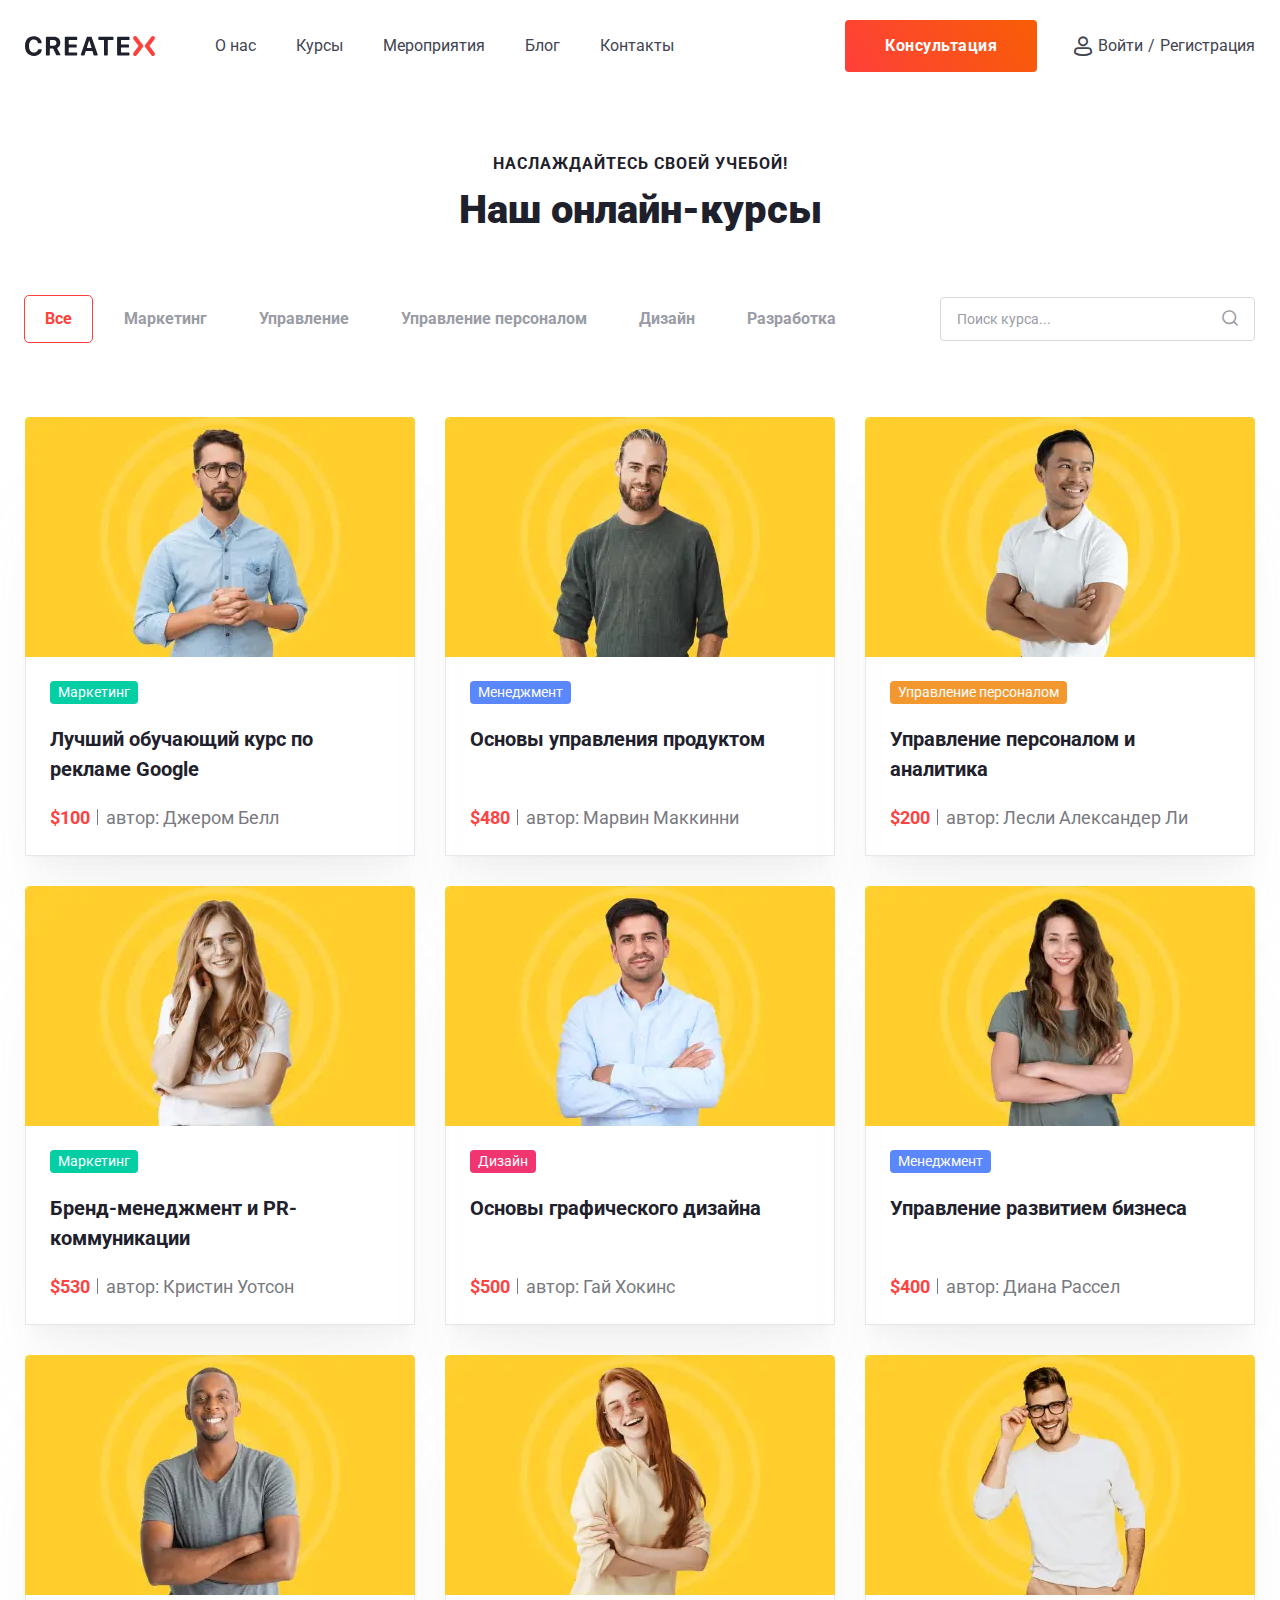
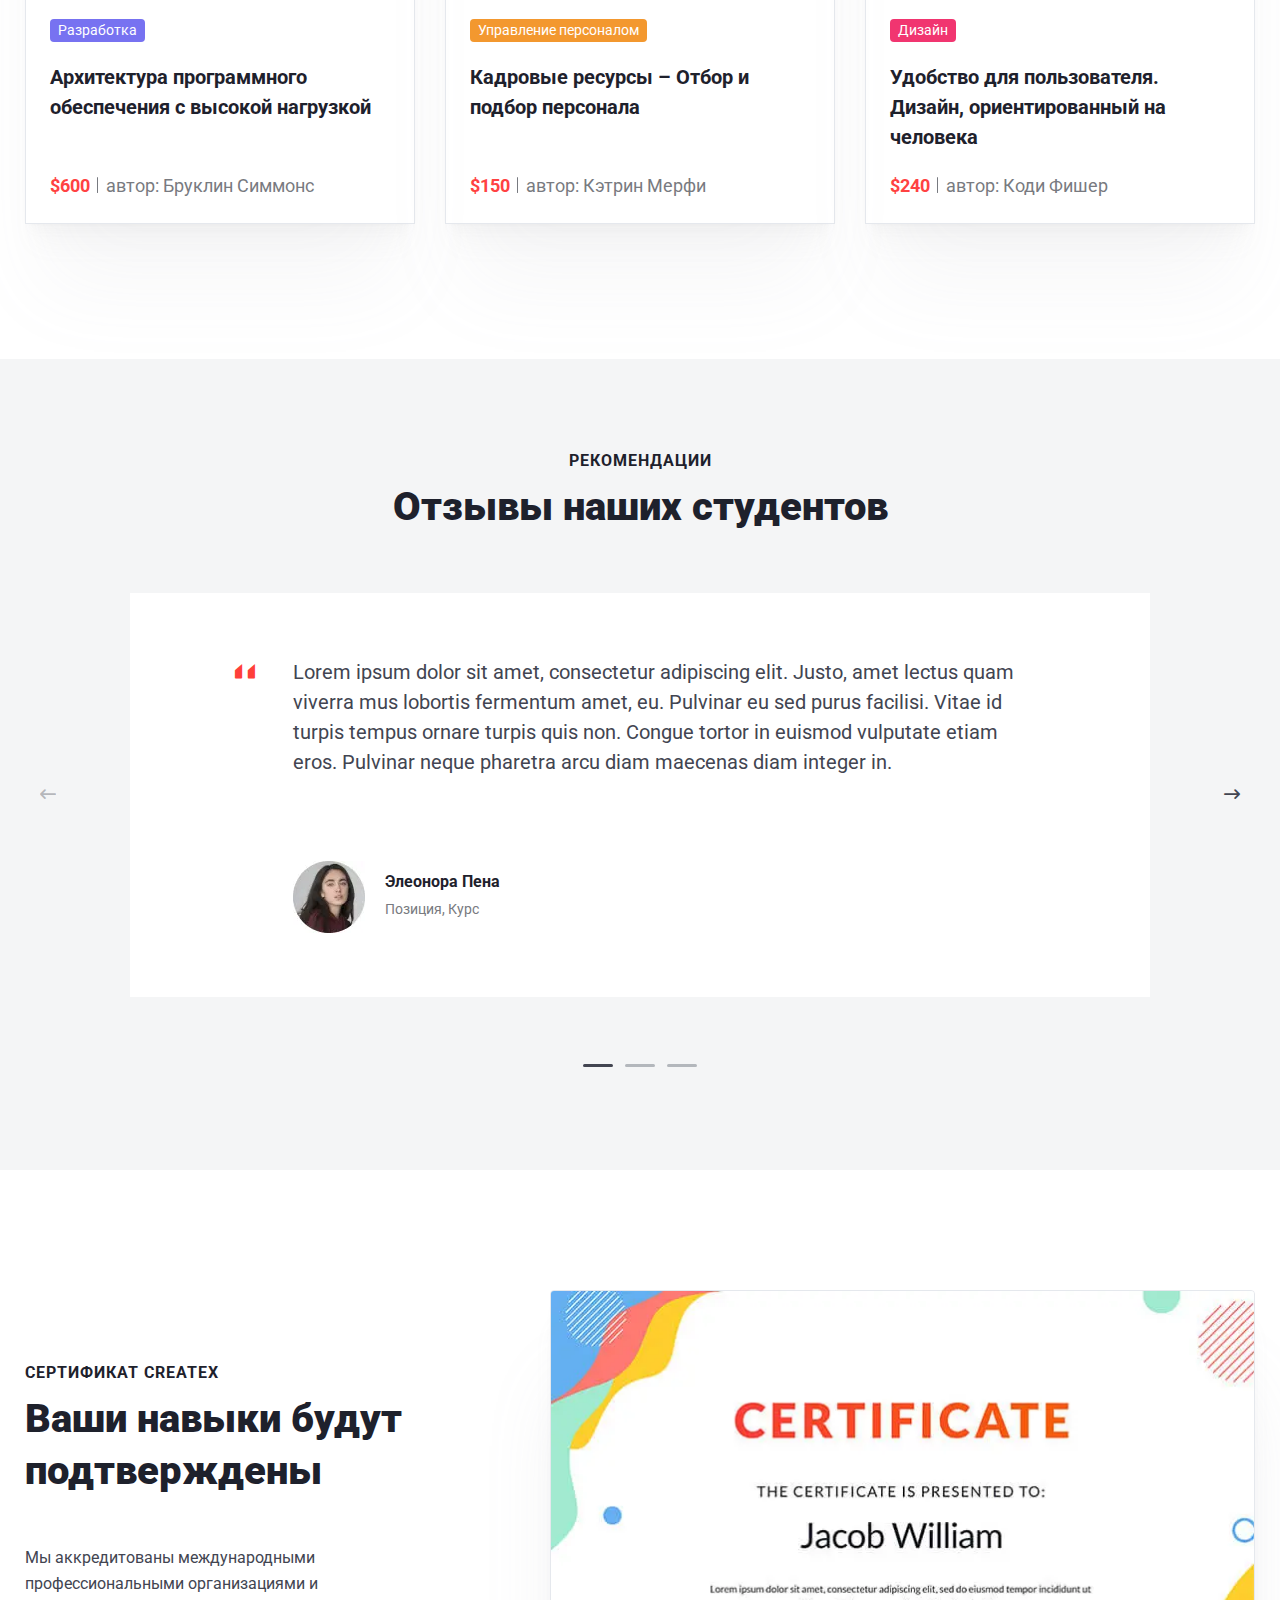
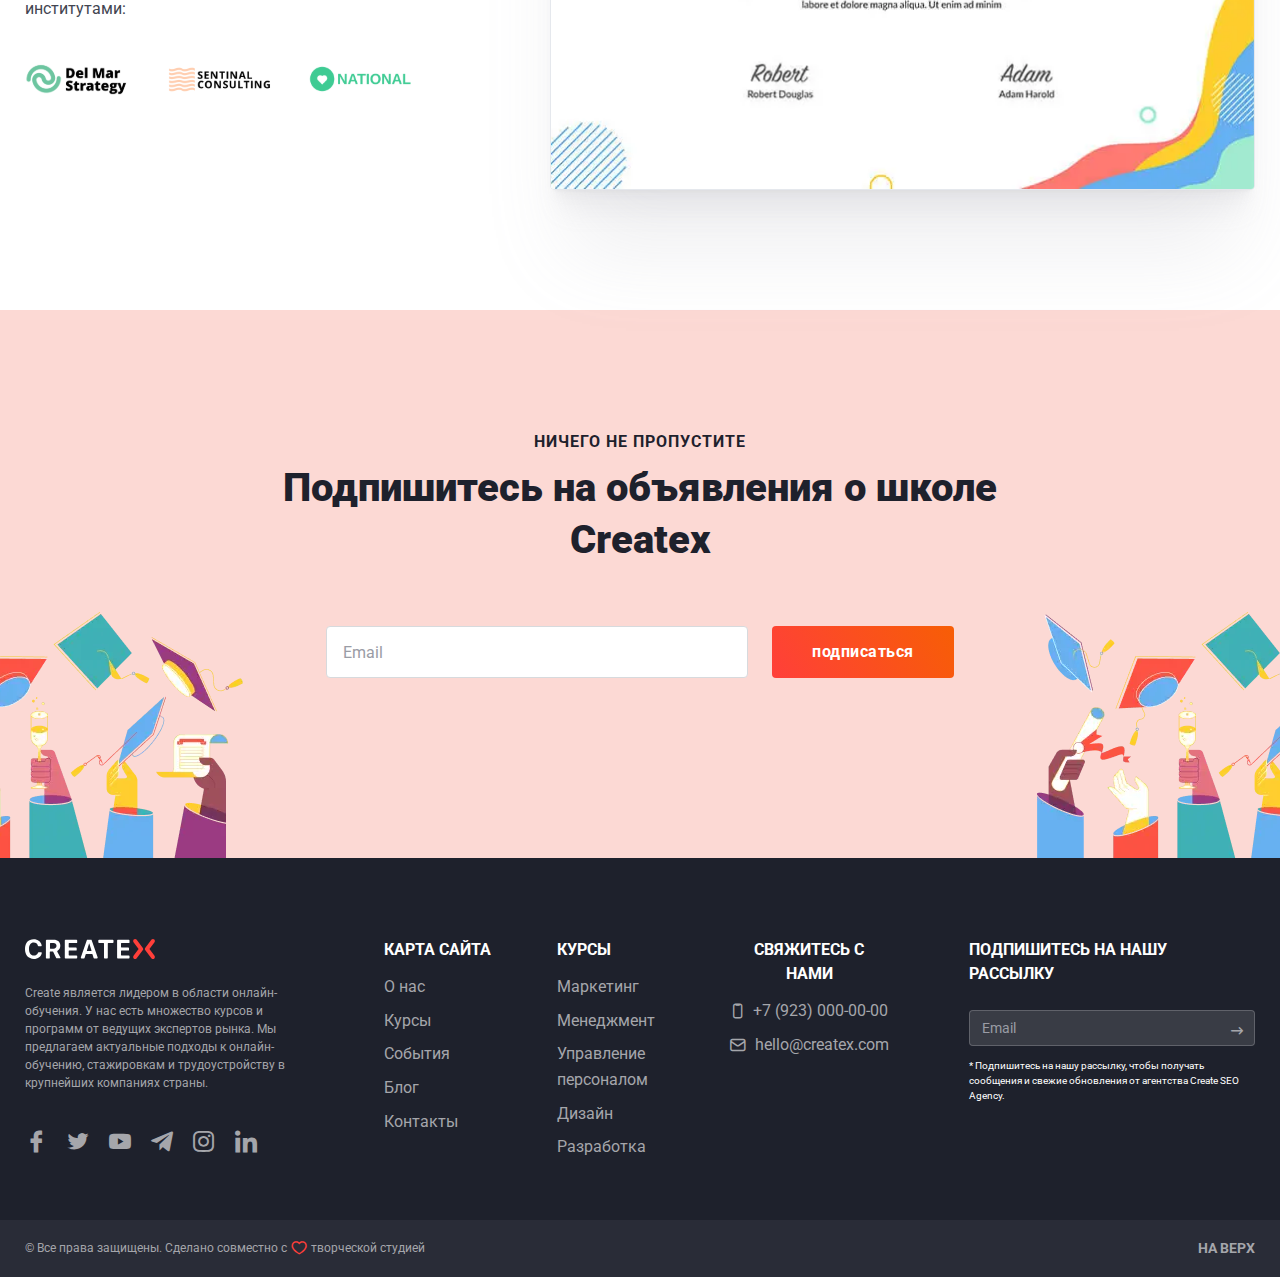
<file: courses.html>
<!DOCTYPE html>
<html lang="ru">

<head>
	<title>Курсы</title>
	<meta charset="UTF-8">
	<meta name="format-detection" content="telephone=no">
	<!-- <style>body{opacity: 0;}</style> -->
	<link rel="stylesheet" href="css/style.min.css?_v=20250206173104">
	<link rel="shortcut icon" href="favicon.ico">
	<!-- <meta name="robots" content="noindex, nofollow"> -->
	<meta name="viewport" content="width=device-width, initial-scale=1.0">
</head>

<body>
	<div class="wrapper">
		<header data-scroll="92" data-scroll-show class="header">
			<div class="header__container">
				<div class="header__body">
					<div class="header__column">
						<a href="home.html" class="header__logo">
							<img src="img/header/logo.svg" alt="logo">
						</a>
						<div class="header__menu menu">
							<nav class="menu__body">
								<ul class="menu__list">
									<li class="menu__item"><a class="menu__link" href="about-us.html">О нас</a></li>
									<li class="menu__item"><a class="menu__link" href="courses.html">Курсы</a></li>
									<li class="menu__item"><a class="menu__link" href="events.html">Мероприятия</a></li>
									<li class="menu__item"><a class="menu__link" href="blog.html">Блог</a></li>
									<li class="menu__item"><a class="menu__link" href="contacts.html">Контакты</a></li>
								</ul>
							</nav>
						</div>
					</div>
					<div class="header__column header__column_modified">
						<a data-da=".menu__body,590.98,1" href="#" class="header__button button button_bg">Консультация</a>
						<div data-da=".menu__body,400.98,2" class="header__authorization">
							<a href="#" data-popup=".log-in-popup" class="header__log-in">Войти</a>
							<a href="#" data-popup=".sign-up-popup" class="header__register">Регистрация</a>
						</div>
						<button type="button" class="header__icon icon-menu"><span></span></button>
					</div>
				</div>
			</div>
		</header>
		<main class="page">
			<section class="our-online-courses">
				<div class="our-online-courses__container">
					<div class="our-online-courses__titles titles">
						<div class="titles__subtitle">Наслаждайтесь своей учебой!</div>
						<h2 class="titles__title">Наш онлайн-курсы</h2>
					</div>
					<div class="our-online-courses__menu menu-online-courses">
						<nav class="menu-online-courses__body">
							<ul class="menu-online-courses__list">
								<li data-filter="all" class="menu-online-courses__item menu-online-courses__item_active">Все</li>
								<li data-filter="marketing" class="menu-online-courses__item">Маркетинг</li>
								<li data-filter="management" class="menu-online-courses__item">Управление</li>
								<li data-filter="hr-recruting" class="menu-online-courses__item">Управление персоналом</li>
								<li data-filter="design" class="menu-online-courses__item">Дизайн</li>
								<li data-filter="development" class="menu-online-courses__item">Разработка</li>
							</ul>
						</nav>
						<div class="menu-online-courses__search">
							<input type="text" placeholder="Поиск курса..." class="menu-online-courses__input">
							<button class="menu-online-courses__button"></button>
						</div>
					</div>
					<div class="our-online-courses__showmore">
						<div class="our-online-courses__columns">
							<div class="our-online-courses__column marketing">
								<article class="our-online-courses__article">
									<a href="#" class="our-online-courses__image-ibg">
										<picture><source srcset="img/our-online-courses/people1.webp" type="image/webp"><img src="img/our-online-courses/people1.jpg" alt="people"></picture>
									</a>
									<div class="our-online-courses__content content-courses">
										<div class="content-courses__specialization content-courses__specialization_turquoise">Маркетинг</div>
										<a href="#" class="content-courses__title">Лучший обучающий курс по рекламе Google</a>
										<div class="content-courses__info">
											<div class="content-courses__price">$100</div>
											<div class="content-courses__author">автор: Джером Белл</div>
										</div>
									</div>
								</article>
							</div>
							<div class="our-online-courses__column management">
								<article class="our-online-courses__article">
									<a href="#" class="our-online-courses__image-ibg">
										<picture><source srcset="img/our-online-courses/people2.webp" type="image/webp"><img src="img/our-online-courses/people2.jpg" alt="people"></picture>
									</a>
									<div class="our-online-courses__content content-courses">
										<div class="content-courses__specialization content-courses__specialization_blue">Менеджмент</div>
										<a href="#" class="content-courses__title">Основы управления продуктом</a>
										<div class="content-courses__info">
											<div class="content-courses__price">$480</div>
											<div class="content-courses__author">автор: Марвин Маккинни</div>
										</div>
									</div>
								</article>
							</div>
							<div class="our-online-courses__column hr-recruting">
								<article class=" our-online-courses__article">
									<a href="#" class="our-online-courses__image-ibg">
										<picture><source srcset="img/our-online-courses/people3.webp" type="image/webp"><img src="img/our-online-courses/people3.jpg" alt="people"></picture>
									</a>
									<div class="our-online-courses__content content-courses">
										<div class="content-courses__specialization content-courses__specialization_orange">Управление персоналом</div>
										<a href="#" class="content-courses__title">Управление персоналом и аналитика</a>
										<div class="content-courses__info">
											<div class="content-courses__price">$200</div>
											<div class="content-courses__author">автор: Лесли Александер Ли</div>
										</div>
									</div>
								</article>
							</div>
							<div class="our-online-courses__column marketing">
								<article class="our-online-courses__article">
									<a href="#" class="our-online-courses__image-ibg">
										<picture><source srcset="img/our-online-courses/people4.webp" type="image/webp"><img src="img/our-online-courses/people4.jpg" alt="people"></picture>
									</a>
									<div class="our-online-courses__content content-courses">
										<div class="content-courses__specialization content-courses__specialization_turquoise">Маркетинг</div>
										<a href="#" class="content-courses__title">Бренд-менеджмент и PR-коммуникации</a>
										<div class="content-courses__info">
											<div class="content-courses__price">$530</div>
											<div class="content-courses__author">автор: Кристин Уотсон</div>
										</div>
									</div>
								</article>
							</div>
							<div class="our-online-courses__column design">
								<article class="our-online-courses__article">
									<a href="#" class="our-online-courses__image-ibg">
										<picture><source srcset="img/our-online-courses/people5.webp" type="image/webp"><img src="img/our-online-courses/people5.jpg" alt="people"></picture>
									</a>
									<div class="our-online-courses__content content-courses">
										<div class="content-courses__specialization content-courses__specialization_pink">Дизайн</div>
										<a href="#" class="content-courses__title">Основы графического дизайна</a>
										<div class="content-courses__info">
											<div class="content-courses__price">$500</div>
											<div class="content-courses__author">автор: Гай Хокинс</div>
										</div>
									</div>
								</article>
							</div>
							<div class="our-online-courses__column management">
								<article class=" our-online-courses__article">
									<a href="#" class="our-online-courses__image-ibg">
										<picture><source srcset="img/our-online-courses/people6.webp" type="image/webp"><img src="img/our-online-courses/people6.jpg" alt="people"></picture>
									</a>
									<div class="our-online-courses__content content-courses">
										<div class="content-courses__specialization content-courses__specialization_blue">Менеджмент</div>
										<a href="#" class="content-courses__title">Управление развитием бизнеса</a>
										<div class="content-courses__info">
											<div class="content-courses__price">$400</div>
											<div class="content-courses__author">автор: Диана Рассел</div>
										</div>
									</div>
								</article>
							</div>
							<div class="our-online-courses__column development">
								<article class="our-online-courses__article">
									<a href="#" class="our-online-courses__image-ibg">
										<picture><source srcset="img/our-online-courses/people7.webp" type="image/webp"><img src="img/our-online-courses/people7.jpg" alt="people"></picture>
									</a>
									<div class="our-online-courses__content content-courses">
										<div class="content-courses__specialization content-courses__specialization_purple">Разработка</div>
										<a href="#" class="content-courses__title">Архитектура программного обеспечения с высокой нагрузкой</a>
										<div class="content-courses__info">
											<div class="content-courses__price">$600</div>
											<div class="content-courses__author">автор: Бруклин Симмонс</div>
										</div>
									</div>
								</article>
							</div>
							<div class="our-online-courses__column hr-recruting">
								<article class=" our-online-courses__article">
									<a href="event.html" class="our-online-courses__image-ibg">
										<picture><source srcset="img/our-online-courses/people8.webp" type="image/webp"><img src="img/our-online-courses/people8.jpg" alt="people"></picture>
									</a>
									<div class="our-online-courses__content content-courses">
										<div class="content-courses__specialization content-courses__specialization_orange">Управление персоналом</div>
										<a href="event.html" class="content-courses__title">Кадровые ресурсы – Отбор и подбор персонала</a>
										<div class="content-courses__info">
											<div class="content-courses__price">$150</div>
											<div class="content-courses__author">автор: Кэтрин Мерфи</div>
										</div>
									</div>
								</article>
							</div>
							<div class="our-online-courses__column design">
								<article class="our-online-courses__article">
									<a href="course.html" class="our-online-courses__image-ibg">
										<picture><source srcset="img/our-online-courses/people9.webp" type="image/webp"><img src="img/our-online-courses/people9.jpg" alt="people"></picture>
									</a>
									<div class="our-online-courses__content content-courses">
										<div class="content-courses__specialization content-courses__specialization_pink">Дизайн</div>
										<a href="course.html" class="content-courses__title">Удобство для пользователя. Дизайн, ориентированный на человека</a>
										<div class="content-courses__info">
											<div class="content-courses__price">$240</div>
											<div class="content-courses__author">автор: Коди Фишер</div>
										</div>
									</div>
								</article>
							</div>
						</div>
					</div>
				</div>
			</section>
			<section class="testimonials">
				<div class="testimonials__container">
					<div class="testimonials__top">
						<div class="testimonials__titles titles">
							<div class="titles__subtitle">РЕКОМЕНДАЦИИ</div>
							<h2 class="titles__title">Отзывы наших студентов</h2>
						</div>
					</div>
					<div class="testimonials__body">
						<div class="testimonials__slider swiper">
							<div class="testimonials__wrapper swiper-wrapper">
								<div class="testimonials__slide slide-testimonials swiper-slide">
									<div class="slide-testimonials__body">
										<div class="slide-testimonials__quote">Lorem ipsum dolor sit amet, consectetur adipiscing elit. Justo, amet lectus quam viverra mus lobortis fermentum amet, eu. Pulvinar eu sed purus facilisi. Vitae id turpis tempus ornare turpis quis non. Congue tortor in euismod vulputate etiam eros. Pulvinar neque pharetra arcu diam maecenas diam integer in.</div>
										<div class="slide-testimonials__author">
											<div class="slide-testimonials__icon-image">
												<picture><source srcset="img/testimonials/girl.webp" type="image/webp"><img src="img/testimonials/girl.jpg" alt="author"></picture>
											</div>
											<div class="slide-testimonials__name">Элеонора Пена</div>
											<div class="slide-testimonials__post">Позиция, Курс</div>
										</div>
									</div>
								</div>
								<div class="testimonials__slide slide-testimonials swiper-slide">
									<div class="slide-testimonials__body">
										<div class="slide-testimonials__quote">Lorem ipsum dolor, sit amet consectetur adipisicing elit. Officiis quos velit ab. Consequuntur, in tempore.Lorem ipsum dolor sit amet, consectetur adipiscing elit. Justo, amet lectus quam viverra mus lobortis fermentum amet, eu. Pulvinar eu sed purus facilisi. Vitae id turpis tempus ornare turpis quis non. Congue tortor in euismod vulputate etiam eros. Pulvinar neque pharetra arcu diam maecenas diam integer in.</div>
										<div class="slide-testimonials__author">
											<div class="slide-testimonials__icon-image">
												<picture><source srcset="img/testimonials/girl.webp" type="image/webp"><img src="img/testimonials/girl.jpg" alt="author"></picture>
											</div>
											<div class="slide-testimonials__name">Lorem, ipsum.</div>
											<div class="slide-testimonials__post">Позиция, Курс</div>
										</div>
									</div>
								</div>
								<div class="testimonials__slide slide-testimonials swiper-slide">
									<div class="slide-testimonials__body">
										<div class="slide-testimonials__quote">Lorem ipsum dolor, sit amet consectetur adipisicing elit. Officiis quos velit ab. Consequuntur, in tempore.Lorem ipsum dolor.</div>
										<div class="slide-testimonials__author">
											<div class="slide-testimonials__icon-image">
												<picture><source srcset="img/testimonials/girl.webp" type="image/webp"><img src="img/testimonials/girl.jpg" alt="author"></picture>
											</div>
											<div class="slide-testimonials__name">Lorem, ipsum</div>
											<div class="slide-testimonials__post">Позиция, Курс</div>
										</div>
									</div>
								</div>
							</div>
						</div>
						<div data-da=".testimonials__top,1150.98,1" class="testimonials__navigation">
							<div class="testimonials__swiper-button-prev swiper-button-prev"></div>
							<div class="testimonials__swiper-button-next swiper-button-next"></div>
						</div>
					</div>
					<div class="testimonials__pagination-swiper"></div>
				</div>
			</section>
			<section class="certificate certificate_modified">
				<div class="certificate__container">
					<div class="certificate__body certificate__body_modified">
						<div class="certificate__content">
							<div class="certificate__titles titles">
								<div class="titles__subtitle">Сертификат Createx</div>
								<h2 class="titles__title">Ваши навыки будут подтверждены</h2>
							</div>
							<div class="certificate__text">
								<p>Мы аккредитованы международными профессиональными организациями и институтами:</p>
							</div>
							<div class="certificate__icons">
								<img src="img/certificate/icon-dmsl.svg" alt="Del Mar Strategy Logo">
								<img src="img/certificate/icon-sc.svg" alt="Sentinal Consulting Logo">
								<img src="img/certificate/icon-nh.svg" alt="National Health Logo 1">
							</div>
						</div>
						<div class="certificate__image">
							<picture><source srcset="img/certificate/certificate.webp" type="image/webp"><img class="certificate__img certificate__img_modified" src="img/certificate/certificate.jpg" alt="certificate"></picture>
						</div>
					</div>
				</div>
			</section>
			<section class="subscription">
				<div class="subscription__container">
					<div class="subscription__body">
						<div class="subscription__titles titles">
							<div class="titles__subtitle">Ничего не пропустите</div>
							<h2 class="titles__title">Подпишитесь на объявления о школе Createx</h2>
						</div>
						<form action="#" class="subscription__form">
							<div class="subscription__mail">
								<input data-required="email" data-error="Пожалуйста, укажите корректные данные." type="text" name="email" placeholder="Email" class="subscription__input input">
							</div>
							<button type="submit" class="subscription__button button button_bg">подписаться</button>
						</form>
					</div>
				</div>
			</section>
		</main>
		<footer class="footer">
			<div class="footer__container">
				<div class="footer__top">
					<div class="footer__description">
						<div class="footer__logo">
							<img src="img/footer/logo.svg" alt="logo">
						</div>
						<div class="footer__info">
							<p>Create является лидером в области онлайн-обучения. У нас есть множество курсов и программ от ведущих экспертов рынка. Мы предлагаем актуальные подходы к онлайн-обучению, стажировкам и трудоустройству в крупнейших компаниях страны.</p>
						</div>
						<div class="footer__icons icons-footer">
							<a href="#" class="icons-footer__link _icon-facebook"></a>
							<a href="#" class="icons-footer__link _icon-twitter"></a>
							<a href="#" class="icons-footer__link _icon-youtube"></a>
							<a href="#" class="icons-footer__link _icon-telegram"></a>
							<a href="#" class="icons-footer__link _icon-instagram"></a>
							<a href="#" class="icons-footer__link _icon-linked-In"></a>
						</div>
					</div>
					<div data-spollers="479.98" data-one-spoller class="footer__columns spollers-footer">
						<div class="spollers-footer__item">
							<button type="button" data-spoller class="spollers-footer__title">КАРТА САЙТА</button>
							<div class="spollers-footer__body">
								<nav class="spoller-footer__menu menu-footer">
									<ul class="menu-footer__list">
										<li class="menu-footer__item"><a href="#" class="menu-footer__link">О нас</a></li>
										<li class="menu-footer__item"><a href="#" class="menu-footer__link">Курсы</a></li>
										<li class="menu-footer__item"><a href="#" class="menu-footer__link">События</a></li>
										<li class="menu-footer__item"><a href="#" class="menu-footer__link">Блог</a></li>
										<li class="menu-footer__item"><a href="#" class="menu-footer__link">Контакты</a></li>
									</ul>
								</nav>
							</div>
						</div>
						<div class="spollers-footer__item">
							<button type="button" data-spoller class="spollers-footer__title">КУРСЫ</button>
							<div class="spollers-footer__body">
								<nav class="spoller-footer__menu menu-footer">
									<ul class="menu-footer__list">
										<li class="menu-footer__item"><a href="#" class="menu-footer__link">Маркетинг</a></li>
										<li class="menu-footer__item"><a href="#" class="menu-footer__link">Менеджмент</a></li>
										<li class="menu-footer__item"><a href="#" class="menu-footer__link">Управление персоналом</a></li>
										<li class="menu-footer__item"><a href="#" class="menu-footer__link">Дизайн</a></li>
										<li class="menu-footer__item"><a href="#" class="menu-footer__link">Разработка</a></li>
									</ul>
								</nav>
							</div>
						</div>
						<div class="spollers-footer__item spollers-footer__item_big">
							<button type="button" data-spoller class="spollers-footer__title">СВЯЖИТЕСЬ С НАМИ</button>
							<div class="spollers-footer__body">
								<nav class="spoller-footer__menu menu-footer">
									<ul class="menu-footer__list">
										<li class="menu-footer__item menu-footer__item_tel"><a href="tel:+79230000000" class="menu-footer__link">+7 (923) 000-00-00</a></li>
										<li class="menu-footer__item menu-footer__item_mail"><a href="mailto:hello@createx.com" class="menu-footer__link">hello@createx.com</a></li>
									</ul>
								</nav>
							</div>
						</div>
					</div>
					<div class="footer__sign-up sign-up-footer">
						<div class="sign-up-footer__title">ПОДПИШИТЕСЬ НА НАШУ РАССЫЛКУ</div>
						<form action="#" class="sign-up-footer__form">
							<div class="sign-up-footer__mail">
								<input data-validate data-required="email" data-error="Пожалуйста, укажите корректные данные." class="sign-up-footer__input input" type="text" name="email" placeholder="Email">
								<button type="submit" class="sign-up-footer__button"></button>
							</div>
						</form>
						<div class="sign-up-footer__text">
							<p>* Подпишитесь на нашу рассылку, чтобы получать сообщения и свежие обновления от агентства Create SEO Agency.</p>
						</div>
					</div>
				</div>
				<div class="footer__botom">
					<div class="footer__all-rights">© Все права защищены. Сделано совместно с <span></span> творческой студией</div>
					<a data-goto=".header" href="#" class="footer__go-top">НА ВЕРХ</a>
				</div>
			</div>
		</footer>
	</div>
	<div aria-hidden="true" class="log-in-popup popup">
		<div class="popup__wrapper">
			<div class="popup__content">
				<button data-close type="button" class="popup__close"></button>
				<div class="popup__body">
					<h2 class="popup__title">Авторизация</h2>
					<div class="popup__info">Войдите в свою учетную запись, используя адрес электронной почты и пароль, указанные при регистрации.</div>
					<form action="#" class="popup__form">
						<div class="popup__items">
							<div class="popup__item item-popup">
								<label for="signin-useremail" class="item-popup__label">Email</label>
								<div class="item-popup__inner">
									<input data-validate data-required="email" data-error="Пожалуйста, укажите корректные данные." type="text" name="signin-useremail" id="signin-useremail" placeholder="Введите email" class="item-popup__input input">
								</div>
							</div>
							<div class="popup__item item-popup">
								<label for="signin-userpassword" class="item-popup__label">Пароль</label>
								<div class="item-popup__inner">
									<input data-validate data-required data-error="Пожалуйста, укажите корректные данные." type="password" name="signin-userpassword" id="signin-userpassword" placeholder="Введите пароль" class="item-popup__input input">
									<button class="item-popup__viewpass" type="button"></button>
								</div>
							</div>
						</div>
						<div class="popup__inner">
							<div class="popup__checkbox checkbox">
								<input id="signin-signed" class="checkbox__input" type="checkbox" value="1" name="signin-signed">
								<label for="signin-signed" class="checkbox__label">Запомнить меня</label>
							</div>
							<a href="#" class="popup__forgot-password">Забыли пароль?</a>
						</div>
						<button type="submit" class="popup__button button button_bg button_mini">Войти</button>
					</form>
					<div class="popup__have-an-account">У вас нет учетной записи? <a href="#" data-popup=".sign-up-popup">Зарегистрироваться</a></div>
					<div class="popup__bottom">
						<div class="popup__alternative-account-options">Войдите в систему с помощью</div>
						<div class="popup__icons">
							<a href="#" class="popup__icon popup__icon_facebook"></a>
							<a href="#" class="popup__icon popup__icon_google"></a>
							<a href="#" class="popup__icon popup__icon_twitter"></a>
							<a href="#" class="popup__icon popup__icon_inked-In"></a>
						</div>
					</div>
				</div>
			</div>
		</div>
	</div>
	<div aria-hidden="true" class="sign-up-popup popup">
		<div class="popup__wrapper">
			<div class="popup__content">
				<button data-close type="button" class="popup__close"></button>
				<div class="popup__body">
					<h2 class="popup__title">Регистрация</h2>
					<div class="popup__info">Регистрация занимает меньше минуты, но дает вам полный контроль над своим обучением.</div>
					<form action="#" class="popup__form">
						<div class="popup__items">
							<div class="popup__item item-popup">
								<label for="signup-username" class="item-popup__label">ФИО</label>
								<div class="item-popup__inner">
									<input data-validate data-required data-error="Пожалуйста, укажите корректные данные." type="text" name="signup-username" id="signup-username" placeholder="Введите полное имя" class="item-popup__input input">
								</div>
							</div>
							<div class="popup__item item-popup">
								<label for="signup-useremail" class="item-popup__label">Email</label>
								<div class="item-popup__inner">
									<input data-validate data-required="email" data-error="Пожалуйста, укажите корректные данные." type="text" name="signup-useremail" id="signup-useremail" placeholder="Введите email" class="item-popup__input input">
								</div>
							</div>
							<div class="popup__item item-popup">
								<label for="signup-userpassword" class="item-popup__label">Пароль</label>
								<div class="item-popup__inner">
									<input data-validate data-required data-error="Пожалуйста, укажите корректные данные." type="password" name="signup-userpassword" id="signup-userpassword" placeholder="Введите пароль" class="item-popup__input input">
									<button class="item-popup__viewpass" type="button"></button>
								</div>
							</div>
							<div class="popup__item item-popup">
								<label for="signup-confirmrpassword" class="item-popup__label">Подтвердите пароль</label>
								<div class="item-popup__inner">
									<input data-validate data-required data-error="Пожалуйста, укажите корректные данные." type="password" name="signup-confirmrpassword" id="signup-confirmrpassword" placeholder="Введите пароль" class="item-popup__input input">
									<button class="item-popup__viewpass" type="button"></button>
								</div>
							</div>
						</div>
						<div class="popup__inner">
							<div class="popup__checkbox checkbox">
								<input id="signup-remember" class="checkbox__input" type="checkbox" value="1" name="signup-remember">
								<label for="signup-remember" class="checkbox__label">Запомнить меня</label>
							</div>
						</div>
						<button type="submit" class="popup__button button button_bg button_mini">Зарегистрироваться</button>
					</form>
					<div class="popup__have-an-account">У вас уже есть учетная запись? <a href="#" data-popup=".log-in-popup">Авторизация</a></div>
					<div class="popup__bottom">
						<div class="popup__alternative-account-options">Войти в систему с помощью</div>
						<div class="popup__icons">
							<a href="#" class="popup__icon popup__icon_facebook"></a>
							<a href="#" class="popup__icon popup__icon_google"></a>
							<a href="#" class="popup__icon popup__icon_twitter"></a>
							<a href="#" class="popup__icon popup__icon_inked-In"></a>
						</div>
					</div>
				</div>
			</div>
		</div>
	</div>
	<script src="js/app.min.js?_v=20250206173104"></script>
</body>

</html>
</file>
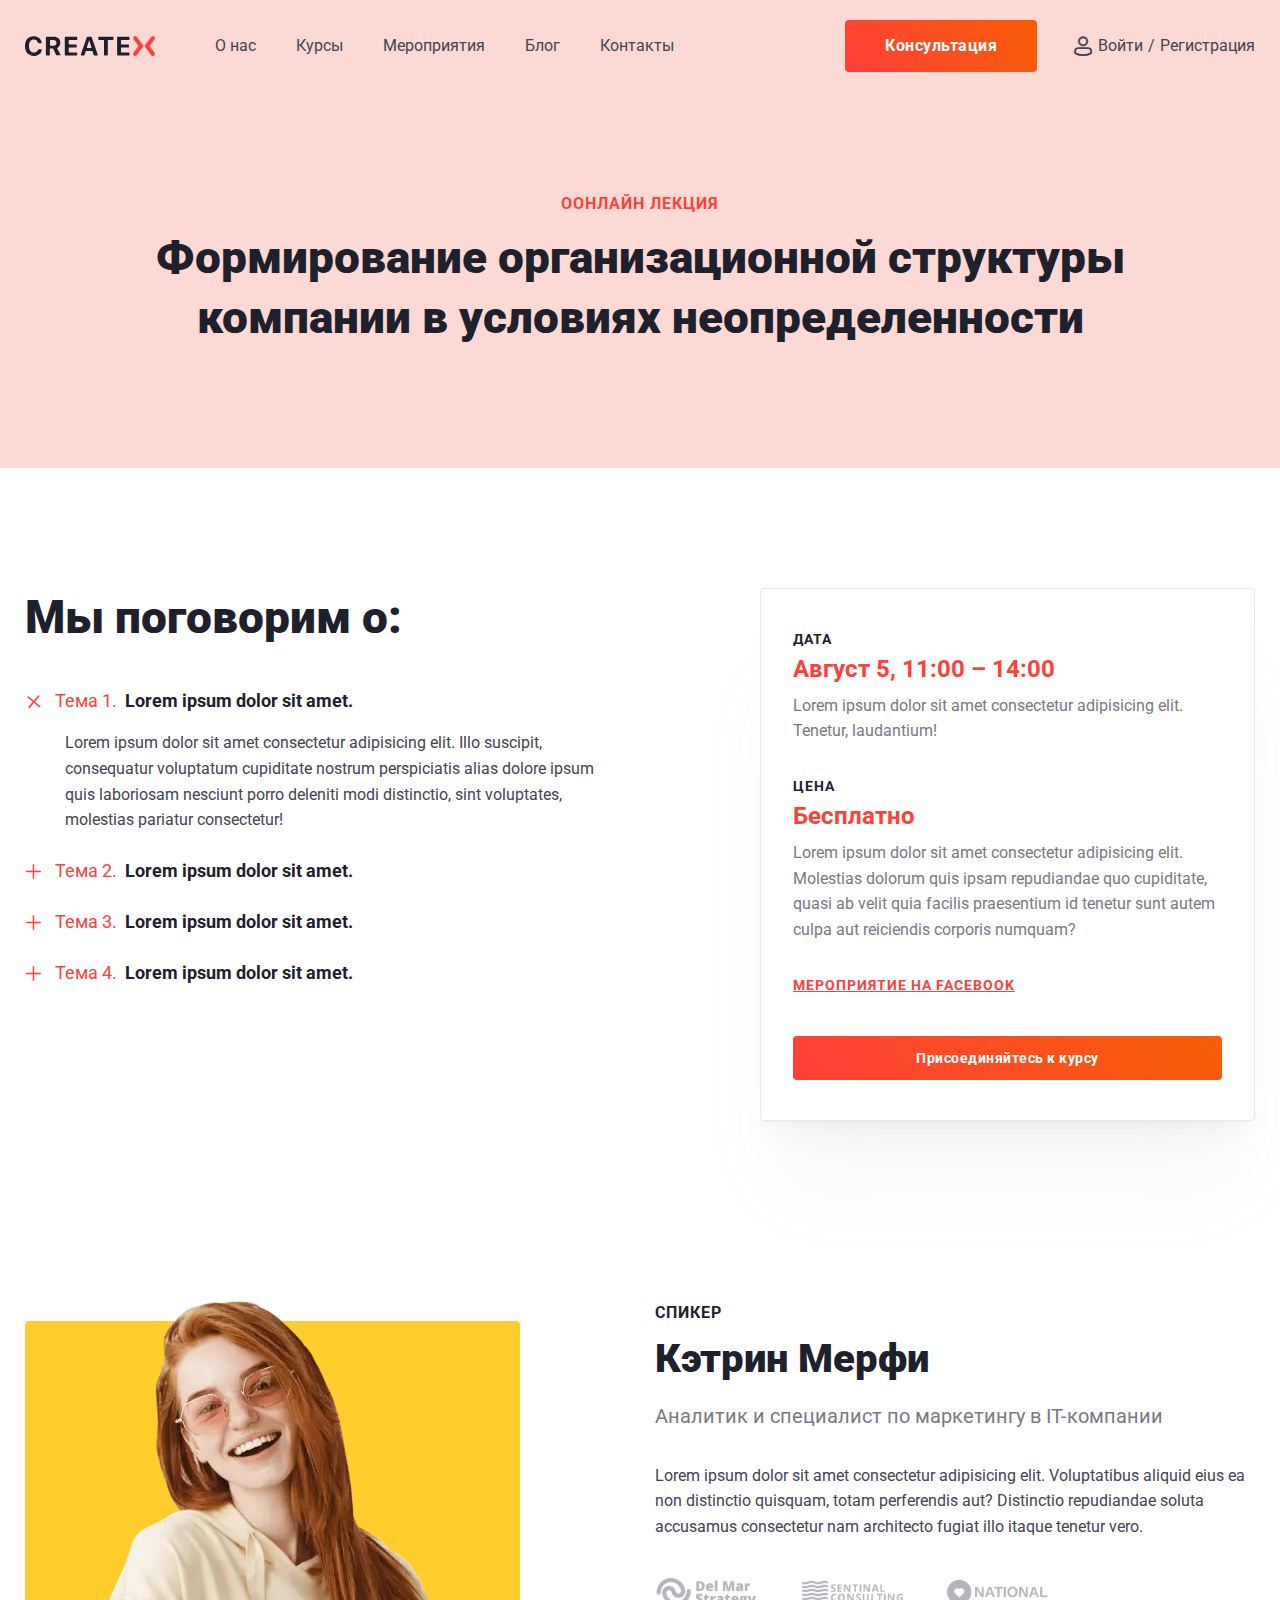
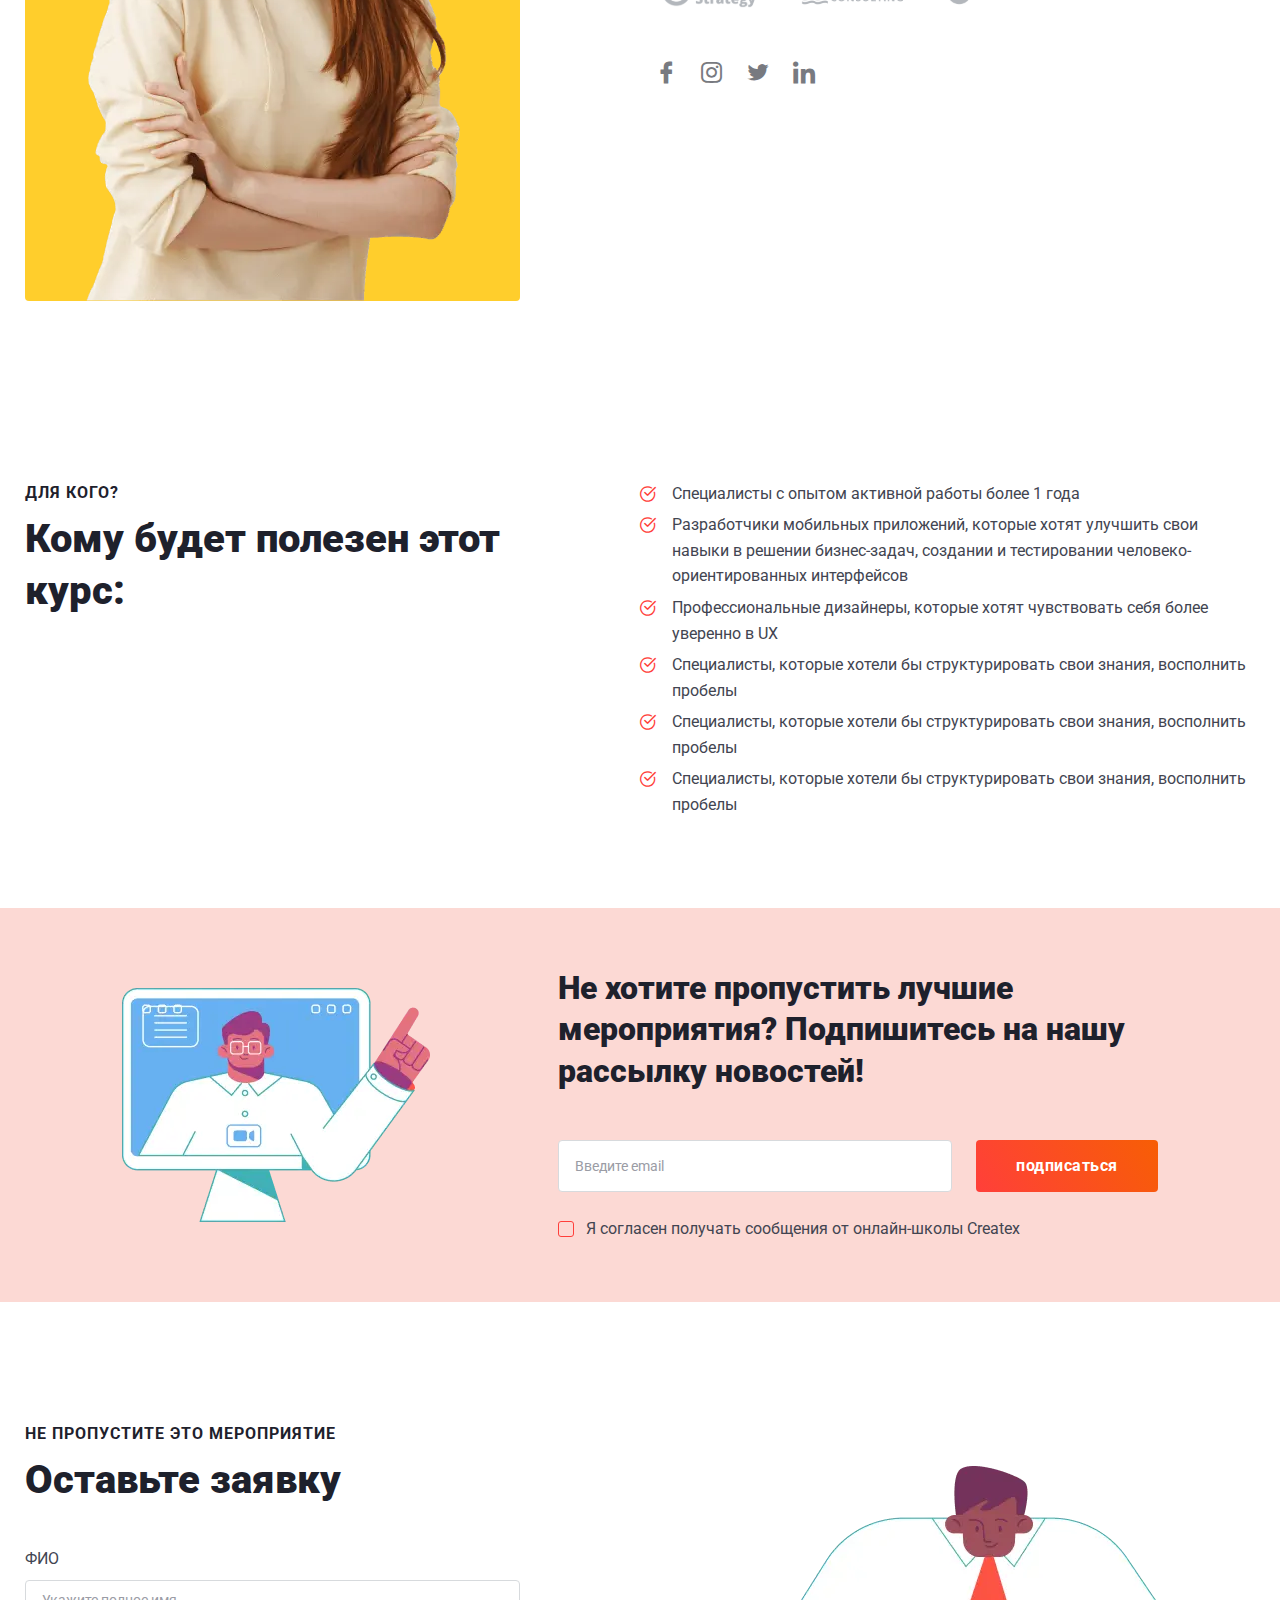
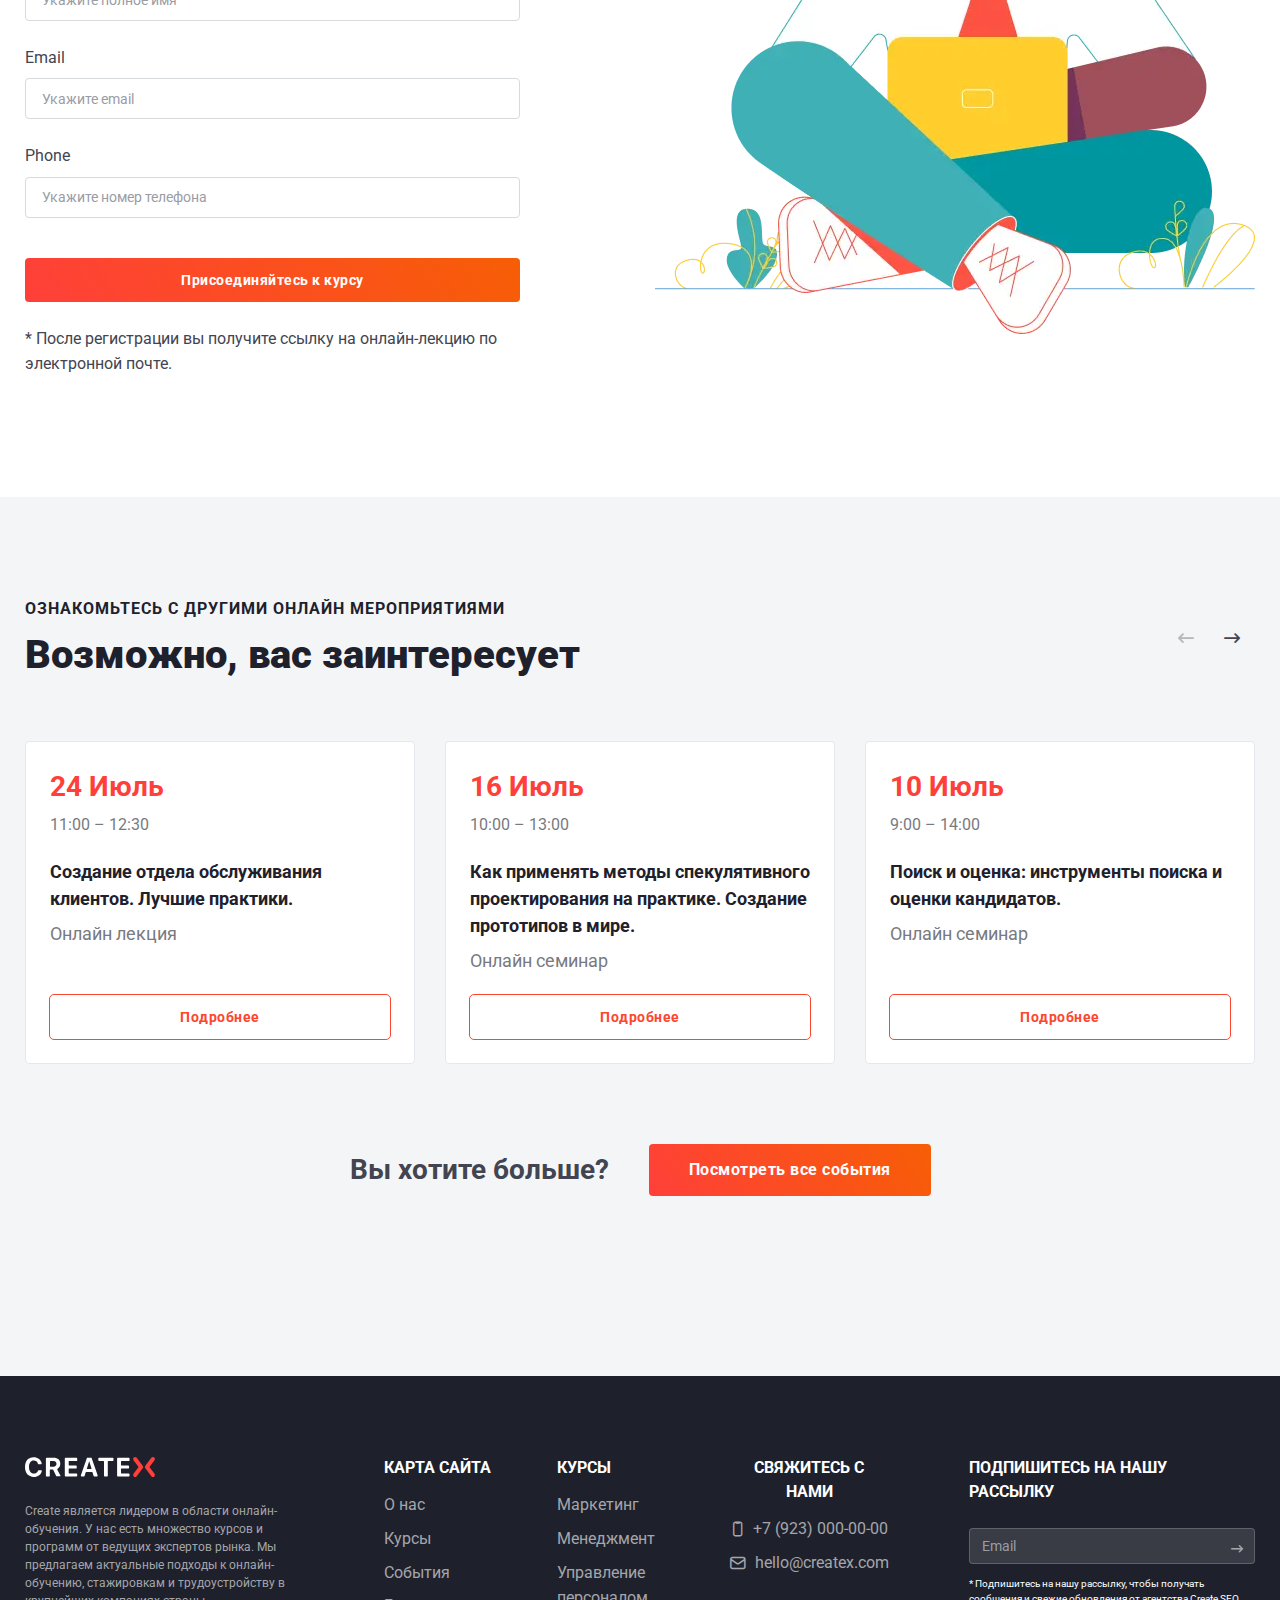
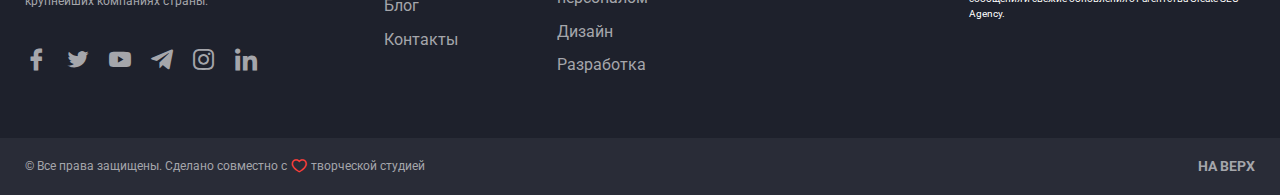
<file: event.html>
<!DOCTYPE html>
<html lang="ru">

<head>
	<title>Мероприятие</title>
	<meta charset="UTF-8">
	<meta name="format-detection" content="telephone=no">
	<!-- <style>body{opacity: 0;}</style> -->
	<link rel="stylesheet" href="css/style.min.css?_v=20250206173104">
	<link rel="shortcut icon" href="favicon.ico">
	<!-- <meta name="robots" content="noindex, nofollow"> -->
	<meta name="viewport" content="width=device-width, initial-scale=1.0">
</head>

<body>
	<div class="wrapper">
		<header data-scroll="92" data-scroll-show class="header">
			<div class="header__container">
				<div class="header__body">
					<div class="header__column">
						<a href="home.html" class="header__logo">
							<img src="img/header/logo.svg" alt="logo">
						</a>
						<div class="header__menu menu">
							<nav class="menu__body">
								<ul class="menu__list">
									<li class="menu__item"><a class="menu__link" href="about-us.html">О нас</a></li>
									<li class="menu__item"><a class="menu__link" href="courses.html">Курсы</a></li>
									<li class="menu__item"><a class="menu__link" href="events.html">Мероприятия</a></li>
									<li class="menu__item"><a class="menu__link" href="blog.html">Блог</a></li>
									<li class="menu__item"><a class="menu__link" href="contacts.html">Контакты</a></li>
								</ul>
							</nav>
						</div>
					</div>
					<div class="header__column header__column_modified">
						<a data-da=".menu__body,590.98,1" href="#" class="header__button button button_bg">Консультация</a>
						<div data-da=".menu__body,400.98,2" class="header__authorization">
							<a href="#" data-popup=".log-in-popup" class="header__log-in">Войти</a>
							<a href="#" data-popup=".sign-up-popup" class="header__register">Регистрация</a>
						</div>
						<button type="button" class="header__icon icon-menu"><span></span></button>
					</div>
				</div>
			</div>
		</header>
		<main class="page">
			<section class="course-name">
				<div class="course-name__container">
					<h2 class="course-name__title">Oонлайн лекция</h2>
					<h3 class="course-name__subtitle">Формирование организационной структуры компании в условиях неопределенности</h3>
				</div>
			</section>
			<section class="talk-about">
				<div class="talk-about__container">
					<div class="talk-about__content">
						<h3 class="talk-about__title">Мы поговорим о:</h3>
						<div data-spollers data-one-spoller class="talk-about__spollers spollers-course-program">
							<div class="spollers-course-program__item">
								<button type="button" data-spoller class="spollers-course-program__title _spoller-active">Тема 1.<span>Lorem ipsum dolor sit amet.</span></button>
								<div class="spollers-course-program__body">
									<p>Lorem ipsum dolor sit amet consectetur adipisicing elit. Illo suscipit, consequatur voluptatum cupiditate nostrum perspiciatis alias dolore ipsum quis laboriosam nesciunt porro deleniti modi distinctio, sint voluptates, molestias pariatur consectetur!</p>
								</div>
							</div>
							<div class="spollers-course-program__item">
								<button type="button" data-spoller class="spollers-course-program__title">Тема 2.<span>Lorem ipsum dolor sit amet.</span></button>
								<div class="spollers-course-program__body">
									<p>Lorem ipsum dolor sit amet consectetur adipisicing elit. Illo suscipit, consequatur voluptatum cupiditate nostrum perspiciatis alias dolore ipsum quis laboriosam nesciunt porro deleniti modi distinctio, sint voluptates, molestias pariatur consectetur!</p>
								</div>
							</div>
							<div class="spollers-course-program__item">
								<button type="button" data-spoller class="spollers-course-program__title">Тема 3.<span>Lorem ipsum dolor sit amet.</span></button>
								<div class="spollers-course-program__body">
									<p>Lorem ipsum dolor sit amet consectetur adipisicing elit. Ad, quaerat.</p>
								</div>
							</div>
							<div class="spollers-course-program__item">
								<button type="button" data-spoller class="spollers-course-program__title">Тема 4.<span>Lorem ipsum dolor sit amet.</span></button>
								<div class="spollers-course-program__body">
									<p>Lorem ipsum dolor sit amet consectetur adipisicing elit. Quod, praesentium.</p>
									<p>Lorem ipsum dolor sit amet consectetur adipisicing elit. Similique obcaecati, magni eveniet cumque architecto ullam officia quidem illo eos? Error.</p>
								</div>
							</div>
						</div>
					</div>
					<div class="talk-about__card card-info">
						<div class="card-info__items">
							<div class="card-info__item">
								<div class="card-info__subject">Дата</div>
								<div class="card-info__main-thing">Август 5, 11:00 – 14:00</div>
								<div class="card-info__desc">Lorem ipsum dolor sit amet consectetur adipisicing elit. Tenetur, laudantium!</div>
							</div>
							<div class="card-info__item">
								<div class="card-info__subject">Цена</div>
								<div class="card-info__main-thing">Бесплатно</div>
								<div class="card-info__desc">Lorem ipsum dolor sit amet consectetur adipisicing elit. Molestias dolorum quis ipsam repudiandae quo cupiditate, quasi ab velit quia facilis praesentium id tenetur sunt autem culpa aut reiciendis corporis numquam?</div>
							</div>
							<div class="card-info__item">
								<a href="#">Мероприятие на Facebook</a>
							</div>
						</div>
						<a href="#" class="card-info__button button button_bg button_mini">Присоединяйтесь к курсу</a>
					</div>
				</div>
			</section>
			<section class="course-curator">
				<div class="course-curator__container">
					<div class="course-curator__image-ibg">
						<picture><source srcset="img/course-curator/curator2.webp" type="image/webp"><img src="img/course-curator/curator2.png" alt="curator"></picture>
					</div>
					<div class="course-curator__content">
						<div class="course-curator__titles titles">
							<div class="titles__subtitle">Cпикер</div>
							<h2 class="titles__title">Кэтрин Мерфи</h2>
							<div class="titles__desc">Аналитик и специалист по маркетингу в IT-компании</div>
						</div>
						<div class="course-curator__text">
							<p>Lorem ipsum dolor sit amet consectetur adipisicing elit. Voluptatibus aliquid eius ea non distinctio quisquam, totam perferendis aut? Distinctio repudiandae soluta accusamus consectetur nam architecto fugiat illo itaque tenetur vero.</p>
						</div>
						<div class="course-curator__company-logos">
							<img src="img/course-curator/del-mar-strategy.svg" alt="Del Mar Strategy Logo">
							<img src="img/course-curator/sentinal-consulting.svg" alt="Sentinal Consulting Logo">
							<img src="img/course-curator/national-health.svg" alt="National Health Logo">
						</div>
						<div class="course-curator__socials">
							<a href="#" class="course-curator__icon course-curator__icon_facebook"></a>
							<a href="#" class="course-curator__icon course-curator__icon_instagram"></a>
							<a href="#" class="course-curator__icon course-curator__icon_twitter"></a>
							<a href="#" class="course-curator__icon course-curator__icon_linked-In"></a>
						</div>
					</div>
				</div>
			</section>
			<section class="for-whom-course">
				<div class="for-whom-course__container">
					<div class="for-whom-course__titles titles">
						<div class="titles__subtitle">Для кого?</div>
						<h2 class="titles__title">Кому будет полезен этот курс:</h2>
					</div>
					<div class="for-whom-course__content">
						<ul class="for-whom-course__list list">
							<li class="list__item">Специалисты с опытом активной работы более 1 года</li>
							<li class="list__item">Разработчики мобильных приложений, которые хотят улучшить свои навыки в решении бизнес-задач, создании и тестировании человеко-ориентированных интерфейсов</li>
							<li class="list__item">Профессиональные дизайнеры, которые хотят чувствовать себя более уверенно в UX</li>
							<li class="list__item">Специалисты, которые хотели бы структурировать свои знания, восполнить пробелы</li>
							<li class="list__item">Специалисты, которые хотели бы структурировать свои знания, восполнить пробелы</li>
							<li class="list__item">Специалисты, которые хотели бы структурировать свои знания, восполнить пробелы</li>
						</ul>
					</div>
				</div>
			</section>
			<section class="subscribe-newsletter">
				<div class="subscribe-newsletter__container">
					<div class="subscribe-newsletter__image">
						<picture><source srcset="img/subscribe-newsletter/illustration.webp" type="image/webp"><img src="img/subscribe-newsletter/illustration.png" alt="illustration"></picture>
					</div>
					<div class="subscribe-newsletter__content">
						<h3 class="subscribe-newsletter__title">Не хотите пропустить лучшие мероприятия? Подпишитесь на нашу рассылку новостей!</h3>
						<form action="#" class="subscribe-newsletter__form">
							<div class="subscribe-newsletter__inner">
								<div class="subscribe-newsletter__email">
									<input data-required="email" data-error="Пожалуйста, укажите корректные данные." placeholder="Введите email" name="useremail" type="text" class="subscribe-newsletter__input input">
								</div>
								<button type="submit" class="subscribe-newsletter__button button button_bg">подписаться</button>
							</div>
							<div class="subscribe-newsletter__checkbox checkbox">
								<input id="checkbox-subscribe" data-error="Error" type="checkbox" value="" name="form[]" class="checkbox__input">
								<label for="checkbox-subscribe" class="checkbox__label"><span class="checkbox__text">Я согласен получать сообщения от онлайн-школы Createx</span></label>
							</div>
						</form>
					</div>
				</div>
			</section>
			<section class="dont-miss-event">
				<div class="dont-miss-event__container">
					<div class="dont-miss-event__content">
						<div class="dont-miss-event__titles titles">
							<div class="titles__subtitle">Не пропустите это Мероприятие</div>
							<h2 class="titles__title">Оставьте заявку</h2>
						</div>
						<form action="#" class="dont-miss-event__form form-diagonal">
							<div class="form-diagonal__inputs">
								<div class="form-diagonal__name">
									<label for="discount-username" class="form-diagonal__label">ФИО</label>
									<input data-required data-error="Пожалуйста, укажите корректные данные.." placeholder="Укажите полное имя" id="requestdiscount-username" name="requestdiscount-username" type="text" class="form-diagonal__input input">
								</div>
								<div class="form-diagonal__mail">
									<label for="requestdiscount-usermail" class="form-diagonal__label">Email</label>
									<input data-required="email" data-error="Пожалуйста, укажите корректные данные.." placeholder="Укажите email" id="requestdiscount-usermail" name="requestdiscount-usermail" type="text" class="form-diagonal__input input">
								</div>
								<div class="form-diagonal__phone">
									<label for="requestdiscount-userphone" class="form-diagonal__label">Phone</label>
									<input data-required data-error="Пожалуйста, укажите корректные данные.." placeholder="Укажите номер телефона" id="requestdiscount-userphone" name="requestdiscount-userphone" type="tel" class="form-diagonal__input input">
								</div>
							</div>
							<button type="submit" class="form-diagonal__button button button_bg button_mini">Присоединяйтесь к курсу</button>
							<div class="form-diagonal__meta">* После регистрации вы получите ссылку на онлайн-лекцию по электронной почте.</div>
						</form>
					</div>
					<div class="dont-miss-event__image">
						<picture><source srcset="img/dont-miss-event/illustration.webp" type="image/webp"><img src="img/dont-miss-event/illustration.png" alt="illustration"></picture>
					</div>
				</div>
			</section>
			<section class="check-other-events">
				<div class="check-other-events__container">
					<div class="check-other-events__top">
						<div class="check-other-events__titles titles">
							<div class="titles__subtitle">Ознакомьтесь с другими онлайн мероприятиями</div>
							<h2 class="titles__title">Возможно, вас заинтересует</h2>
						</div>
						<div class="check-other-events__navigation">
							<div class="check-other-events__swiper-button-prev swiper-button-prev"></div>
							<div class="check-other-events__swiper-button-next swiper-button-next"></div>
						</div>
					</div>
					<div class="check-other-events__slider swiper">
						<div class="check-other-events__wrapper swiper-wrapper">
							<div class="check-other-events__slide swiper-slide">
								<article class="check-other-events__article">
									<div class="check-other-events__card column-events">
										<div class="column-events__date">
											<div class="column-events__number">24 Июль</div>
											<div class="column-events__time">11:00 – 12:30</div>
										</div>
										<div class="column-events__info">
											<h6 class="column-events__title">Создание отдела обслуживания клиентов. Лучшие практики.</h6>
											<div class="column-events__subtitle">Онлайн лекция</div>
										</div>
										<a href="#" class="column-events__button button button_mini button_transparent">Подробнее</a>
									</div>
								</article>
							</div>
							<div class="check-other-events__slide swiper-slide">
								<article class="check-other-events__article">
									<div class="check-other-events__card column-events">
										<div class="column-events__date">
											<div class="column-events__number">16 Июль</div>
											<div class="column-events__time">10:00 – 13:00</div>
										</div>
										<div class="column-events__info">
											<h6 class="column-events__title">Как применять методы спекулятивного проектирования на практике. Создание прототипов в мире.</h6>
											<div class="column-events__subtitle">Онлайн семинар</div>
										</div>
										<a href="#" class="column-events__button button button_mini button_transparent">Подробнее</a>
									</div>
								</article>
							</div>
							<div class="check-other-events__slide swiper-slide">
								<article class="check-other-events__article">
									<div class="check-other-events__card column-events">
										<div class="column-events__date">
											<div class="column-events__number">10 Июль</div>
											<div class="column-events__time">9:00 – 14:00</div>
										</div>
										<div class="column-events__info">
											<h6 class="column-events__title">Поиск и оценка: инструменты поиска и оценки кандидатов.</h6>
											<div class="column-events__subtitle">Онлайн семинар</div>
										</div>
										<a href="#" class="column-events__button button button_mini button_transparent">Подробнее</a>
									</div>
								</article>
							</div>
							<div class="check-other-events__slide swiper-slide">
								<article class="check-other-events__article">
									<div class="check-other-events__card column-events">
										<div class="column-events__date">
											<div class="column-events__number">27 Июнь</div>
											<div class="column-events__time">15:00 – 19:00</div>
										</div>
										<div class="column-events__info">
											<h6 class="column-events__title">Подключение к Microsoft Excel и Google Sheets, визуализация данных в Power BI</h6>
											<div class="column-events__subtitle">Онлайн мастер-класс</div>
										</div>
										<a href="#" class="column-events__button button button_mini button_transparent">Подробнее</a>
									</div>
								</article>
							</div>
							<div class="check-other-events__slide swiper-slide">
								<article class="check-other-events__article">
									<div class="check-other-events__card column-events">
										<div class="column-events__date">
											<div class="column-events__number">15 Июнь</div>
											<div class="column-events__time">11:00 – 12:00</div>
										</div>
										<div class="column-events__info">
											<h6 class="column-events__title">Маркетинг или хакинг роста: основные отличия и то, что нужно бизнесу</h6>
											<div class="column-events__subtitle">Онлайн лекция</div>
										</div>
										<a href="#" class="column-events__button button button_mini button_transparent">Подробнее</a>
									</div>
								</article>
							</div>
							<div class="check-other-events__slide swiper-slide">
								<article class="check-other-events__article">
									<div class="check-other-events__card column-events">
										<div class="column-events__date">
											<div class="column-events__number">02 Июль</div>
											<div class="column-events__time">11:00 – 13:00</div>
										</div>
										<div class="column-events__info">
											<h6 class="column-events__title">Как проинформировать клиента и представить свой дизайн, чтобы он был одобрен с первого показа.</h6>
											<div class="column-events__subtitle">Онлайн лекция</div>
										</div>
										<a href="#" class="column-events__button button button_mini button_transparent">Подробнее</a>
									</div>
								</article>
							</div>
							<div class="check-other-events__slide swiper-slide">
								<article class="check-other-events__article">
									<div class="check-other-events__card column-events">
										<div class="column-events__date">
											<div class="column-events__number">29 Май</div>
											<div class="column-events__time">11:00 – 12:00</div>
										</div>
										<div class="column-events__info">
											<h6 class="column-events__title">Кто такой менеджер проекта и хочу ли я быть им?</h6>
											<div class="column-events__subtitle">Онлайн лекция</div>
										</div>
										<a href="#" class="column-events__button button button_mini button_transparent">Подробнее</a>
									</div>
								</article>
							</div>
							<div class="check-other-events__slide swiper-slide">
								<article class="check-other-events__article">
									<div class="check-other-events__card column-events">
										<div class="column-events__date">
											<div class="column-events__number">18 Май</div>
											<div class="column-events__time">10:00 – 12:00</div>
										</div>
										<div class="column-events__info">
											<h6 class="column-events__title">Бизнес страница компании как дополнительный инструмент поддержки объявления вакансий.</h6>
											<div class="column-events__subtitle">Онлайн лекция</div>
										</div>
										<a href="#" class="column-events__button button button_mini button_transparent">Подробнее</a>
									</div>
								</article>
							</div>
						</div>
					</div>
					<div class="check-other-events__bottom">
						<div class="check-other-events__slogan">Вы хотите больше?</div>
						<a href="#" class="check-other-events__button button button_bg">Посмотреть все события</a>
					</div>
				</div>
			</section>
		</main>
		<footer class="footer">
			<div class="footer__container">
				<div class="footer__top">
					<div class="footer__description">
						<div class="footer__logo">
							<img src="img/footer/logo.svg" alt="logo">
						</div>
						<div class="footer__info">
							<p>Create является лидером в области онлайн-обучения. У нас есть множество курсов и программ от ведущих экспертов рынка. Мы предлагаем актуальные подходы к онлайн-обучению, стажировкам и трудоустройству в крупнейших компаниях страны.</p>
						</div>
						<div class="footer__icons icons-footer">
							<a href="#" class="icons-footer__link _icon-facebook"></a>
							<a href="#" class="icons-footer__link _icon-twitter"></a>
							<a href="#" class="icons-footer__link _icon-youtube"></a>
							<a href="#" class="icons-footer__link _icon-telegram"></a>
							<a href="#" class="icons-footer__link _icon-instagram"></a>
							<a href="#" class="icons-footer__link _icon-linked-In"></a>
						</div>
					</div>
					<div data-spollers="479.98" data-one-spoller class="footer__columns spollers-footer">
						<div class="spollers-footer__item">
							<button type="button" data-spoller class="spollers-footer__title">КАРТА САЙТА</button>
							<div class="spollers-footer__body">
								<nav class="spoller-footer__menu menu-footer">
									<ul class="menu-footer__list">
										<li class="menu-footer__item"><a href="#" class="menu-footer__link">О нас</a></li>
										<li class="menu-footer__item"><a href="#" class="menu-footer__link">Курсы</a></li>
										<li class="menu-footer__item"><a href="#" class="menu-footer__link">События</a></li>
										<li class="menu-footer__item"><a href="#" class="menu-footer__link">Блог</a></li>
										<li class="menu-footer__item"><a href="#" class="menu-footer__link">Контакты</a></li>
									</ul>
								</nav>
							</div>
						</div>
						<div class="spollers-footer__item">
							<button type="button" data-spoller class="spollers-footer__title">КУРСЫ</button>
							<div class="spollers-footer__body">
								<nav class="spoller-footer__menu menu-footer">
									<ul class="menu-footer__list">
										<li class="menu-footer__item"><a href="#" class="menu-footer__link">Маркетинг</a></li>
										<li class="menu-footer__item"><a href="#" class="menu-footer__link">Менеджмент</a></li>
										<li class="menu-footer__item"><a href="#" class="menu-footer__link">Управление персоналом</a></li>
										<li class="menu-footer__item"><a href="#" class="menu-footer__link">Дизайн</a></li>
										<li class="menu-footer__item"><a href="#" class="menu-footer__link">Разработка</a></li>
									</ul>
								</nav>
							</div>
						</div>
						<div class="spollers-footer__item spollers-footer__item_big">
							<button type="button" data-spoller class="spollers-footer__title">СВЯЖИТЕСЬ С НАМИ</button>
							<div class="spollers-footer__body">
								<nav class="spoller-footer__menu menu-footer">
									<ul class="menu-footer__list">
										<li class="menu-footer__item menu-footer__item_tel"><a href="tel:+79230000000" class="menu-footer__link">+7 (923) 000-00-00</a></li>
										<li class="menu-footer__item menu-footer__item_mail"><a href="mailto:hello@createx.com" class="menu-footer__link">hello@createx.com</a></li>
									</ul>
								</nav>
							</div>
						</div>
					</div>
					<div class="footer__sign-up sign-up-footer">
						<div class="sign-up-footer__title">ПОДПИШИТЕСЬ НА НАШУ РАССЫЛКУ</div>
						<form action="#" class="sign-up-footer__form">
							<div class="sign-up-footer__mail">
								<input data-validate data-required="email" data-error="Пожалуйста, укажите корректные данные." class="sign-up-footer__input input" type="text" name="email" placeholder="Email">
								<button type="submit" class="sign-up-footer__button"></button>
							</div>
						</form>
						<div class="sign-up-footer__text">
							<p>* Подпишитесь на нашу рассылку, чтобы получать сообщения и свежие обновления от агентства Create SEO Agency.</p>
						</div>
					</div>
				</div>
				<div class="footer__botom">
					<div class="footer__all-rights">© Все права защищены. Сделано совместно с <span></span> творческой студией</div>
					<a data-goto=".header" href="#" class="footer__go-top">НА ВЕРХ</a>
				</div>
			</div>
		</footer>
	</div>
	<div aria-hidden="true" class="log-in-popup popup">
		<div class="popup__wrapper">
			<div class="popup__content">
				<button data-close type="button" class="popup__close"></button>
				<div class="popup__body">
					<h2 class="popup__title">Авторизация</h2>
					<div class="popup__info">Войдите в свою учетную запись, используя адрес электронной почты и пароль, указанные при регистрации.</div>
					<form action="#" class="popup__form">
						<div class="popup__items">
							<div class="popup__item item-popup">
								<label for="signin-useremail" class="item-popup__label">Email</label>
								<div class="item-popup__inner">
									<input data-validate data-required="email" data-error="Пожалуйста, укажите корректные данные." type="text" name="signin-useremail" id="signin-useremail" placeholder="Введите email" class="item-popup__input input">
								</div>
							</div>
							<div class="popup__item item-popup">
								<label for="signin-userpassword" class="item-popup__label">Пароль</label>
								<div class="item-popup__inner">
									<input data-validate data-required data-error="Пожалуйста, укажите корректные данные." type="password" name="signin-userpassword" id="signin-userpassword" placeholder="Введите пароль" class="item-popup__input input">
									<button class="item-popup__viewpass" type="button"></button>
								</div>
							</div>
						</div>
						<div class="popup__inner">
							<div class="popup__checkbox checkbox">
								<input id="signin-signed" class="checkbox__input" type="checkbox" value="1" name="signin-signed">
								<label for="signin-signed" class="checkbox__label">Запомнить меня</label>
							</div>
							<a href="#" class="popup__forgot-password">Забыли пароль?</a>
						</div>
						<button type="submit" class="popup__button button button_bg button_mini">Войти</button>
					</form>
					<div class="popup__have-an-account">У вас нет учетной записи? <a href="#" data-popup=".sign-up-popup">Зарегистрироваться</a></div>
					<div class="popup__bottom">
						<div class="popup__alternative-account-options">Войдите в систему с помощью</div>
						<div class="popup__icons">
							<a href="#" class="popup__icon popup__icon_facebook"></a>
							<a href="#" class="popup__icon popup__icon_google"></a>
							<a href="#" class="popup__icon popup__icon_twitter"></a>
							<a href="#" class="popup__icon popup__icon_inked-In"></a>
						</div>
					</div>
				</div>
			</div>
		</div>
	</div>
	<div aria-hidden="true" class="sign-up-popup popup">
		<div class="popup__wrapper">
			<div class="popup__content">
				<button data-close type="button" class="popup__close"></button>
				<div class="popup__body">
					<h2 class="popup__title">Регистрация</h2>
					<div class="popup__info">Регистрация занимает меньше минуты, но дает вам полный контроль над своим обучением.</div>
					<form action="#" class="popup__form">
						<div class="popup__items">
							<div class="popup__item item-popup">
								<label for="signup-username" class="item-popup__label">ФИО</label>
								<div class="item-popup__inner">
									<input data-validate data-required data-error="Пожалуйста, укажите корректные данные." type="text" name="signup-username" id="signup-username" placeholder="Введите полное имя" class="item-popup__input input">
								</div>
							</div>
							<div class="popup__item item-popup">
								<label for="signup-useremail" class="item-popup__label">Email</label>
								<div class="item-popup__inner">
									<input data-validate data-required="email" data-error="Пожалуйста, укажите корректные данные." type="text" name="signup-useremail" id="signup-useremail" placeholder="Введите email" class="item-popup__input input">
								</div>
							</div>
							<div class="popup__item item-popup">
								<label for="signup-userpassword" class="item-popup__label">Пароль</label>
								<div class="item-popup__inner">
									<input data-validate data-required data-error="Пожалуйста, укажите корректные данные." type="password" name="signup-userpassword" id="signup-userpassword" placeholder="Введите пароль" class="item-popup__input input">
									<button class="item-popup__viewpass" type="button"></button>
								</div>
							</div>
							<div class="popup__item item-popup">
								<label for="signup-confirmrpassword" class="item-popup__label">Подтвердите пароль</label>
								<div class="item-popup__inner">
									<input data-validate data-required data-error="Пожалуйста, укажите корректные данные." type="password" name="signup-confirmrpassword" id="signup-confirmrpassword" placeholder="Введите пароль" class="item-popup__input input">
									<button class="item-popup__viewpass" type="button"></button>
								</div>
							</div>
						</div>
						<div class="popup__inner">
							<div class="popup__checkbox checkbox">
								<input id="signup-remember" class="checkbox__input" type="checkbox" value="1" name="signup-remember">
								<label for="signup-remember" class="checkbox__label">Запомнить меня</label>
							</div>
						</div>
						<button type="submit" class="popup__button button button_bg button_mini">Зарегистрироваться</button>
					</form>
					<div class="popup__have-an-account">У вас уже есть учетная запись? <a href="#" data-popup=".log-in-popup">Авторизация</a></div>
					<div class="popup__bottom">
						<div class="popup__alternative-account-options">Войти в систему с помощью</div>
						<div class="popup__icons">
							<a href="#" class="popup__icon popup__icon_facebook"></a>
							<a href="#" class="popup__icon popup__icon_google"></a>
							<a href="#" class="popup__icon popup__icon_twitter"></a>
							<a href="#" class="popup__icon popup__icon_inked-In"></a>
						</div>
					</div>
				</div>
			</div>
		</div>
	</div>
	<script src="js/app.min.js?_v=20250206173104"></script>
</body>

</html>
</file>
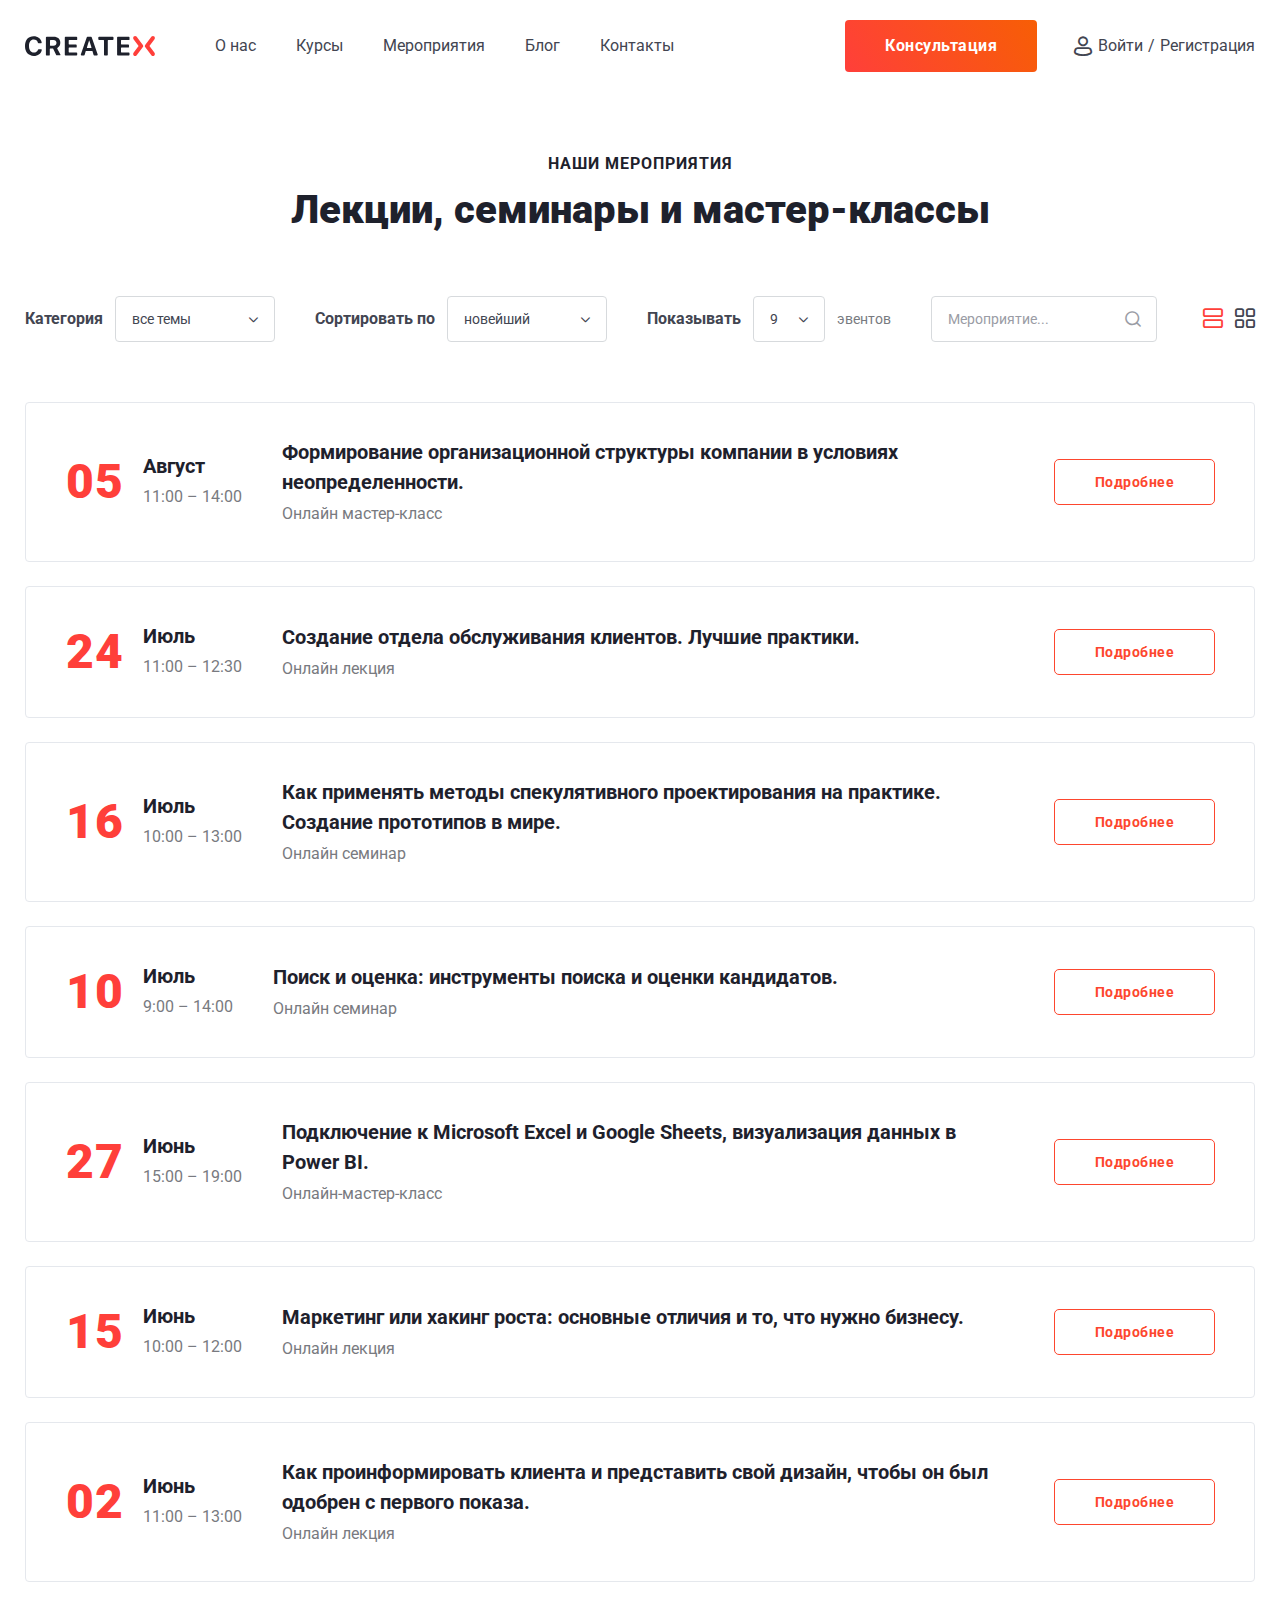
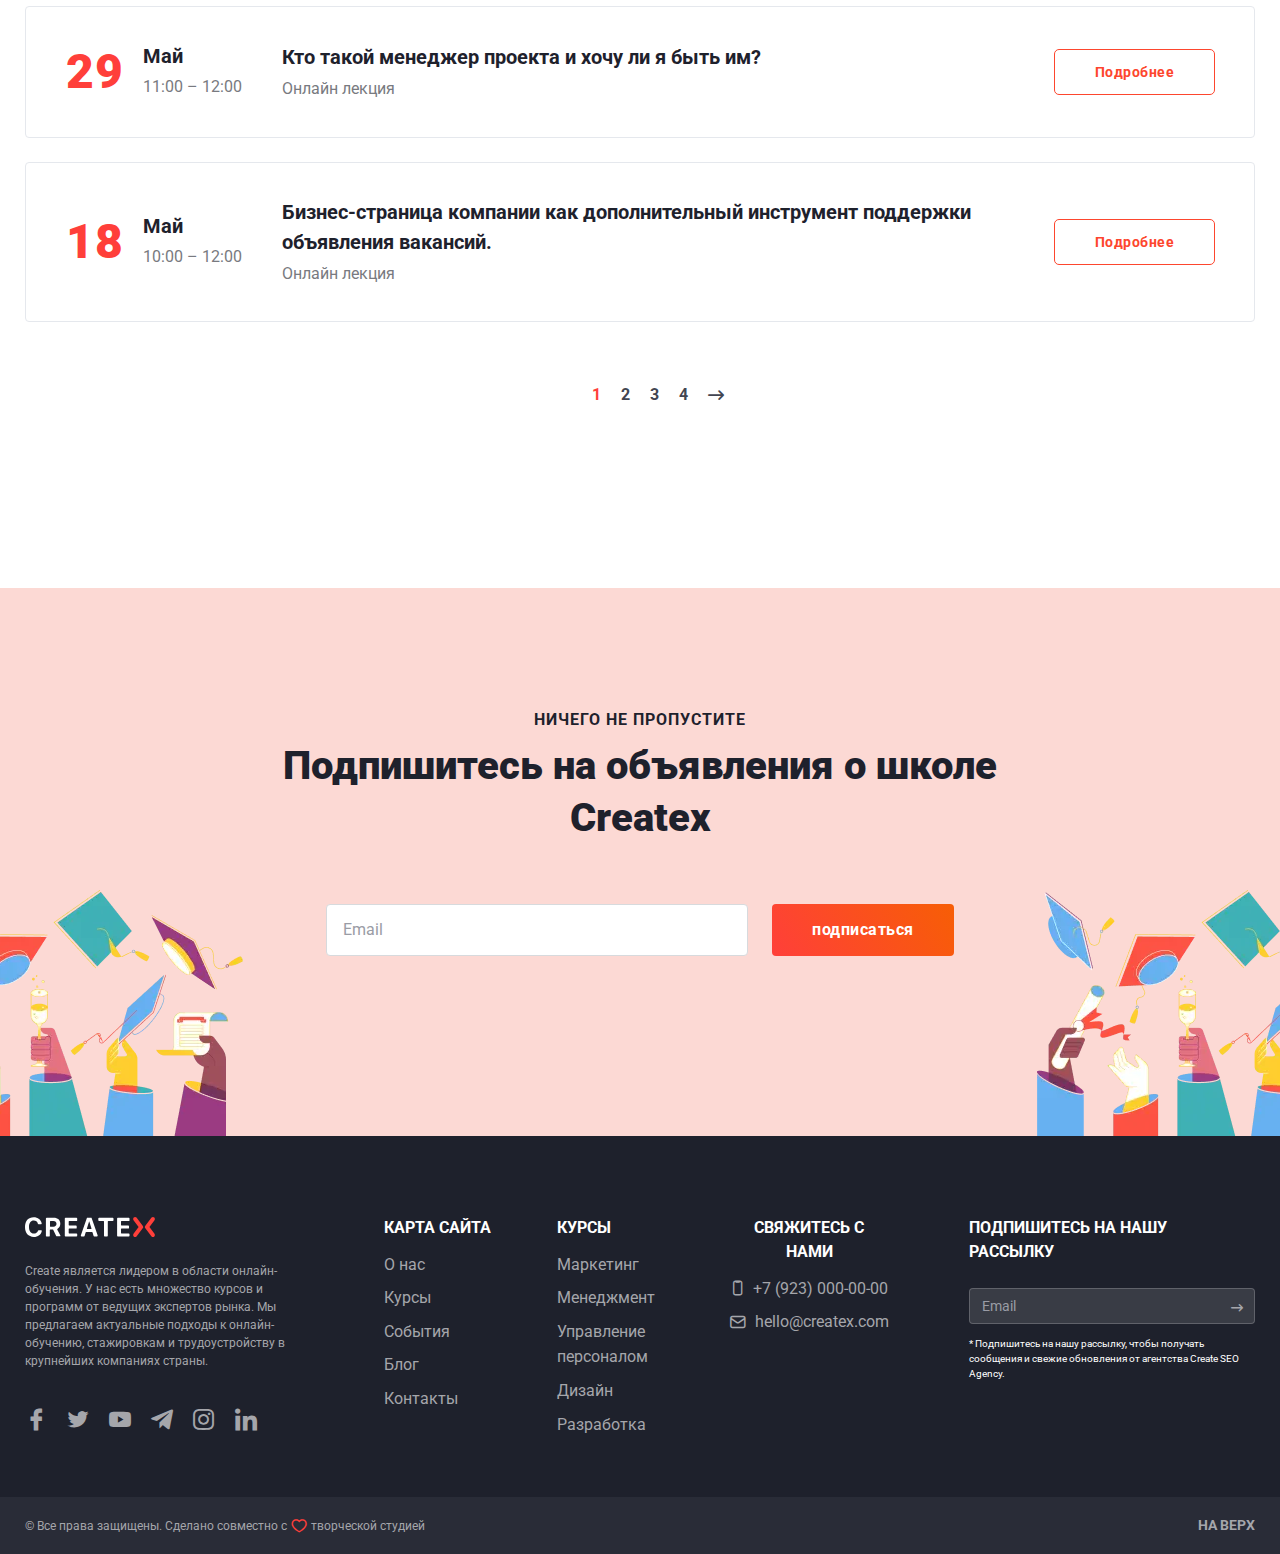
<file: events.html>
<!DOCTYPE html>
<html lang="ru">

<head>
	<title>Мероприятия</title>
	<meta charset="UTF-8">
	<meta name="format-detection" content="telephone=no">
	<!-- <style>body{opacity: 0;}</style> -->
	<link rel="stylesheet" href="css/style.min.css?_v=20250206173104">
	<link rel="shortcut icon" href="favicon.ico">
	<!-- <meta name="robots" content="noindex, nofollow"> -->
	<meta name="viewport" content="width=device-width, initial-scale=1.0">
</head>

<body>
	<div class="wrapper">
		<header data-scroll="92" data-scroll-show class="header">
			<div class="header__container">
				<div class="header__body">
					<div class="header__column">
						<a href="home.html" class="header__logo">
							<img src="img/header/logo.svg" alt="logo">
						</a>
						<div class="header__menu menu">
							<nav class="menu__body">
								<ul class="menu__list">
									<li class="menu__item"><a class="menu__link" href="about-us.html">О нас</a></li>
									<li class="menu__item"><a class="menu__link" href="courses.html">Курсы</a></li>
									<li class="menu__item"><a class="menu__link" href="events.html">Мероприятия</a></li>
									<li class="menu__item"><a class="menu__link" href="blog.html">Блог</a></li>
									<li class="menu__item"><a class="menu__link" href="contacts.html">Контакты</a></li>
								</ul>
							</nav>
						</div>
					</div>
					<div class="header__column header__column_modified">
						<a data-da=".menu__body,590.98,1" href="#" class="header__button button button_bg">Консультация</a>
						<div data-da=".menu__body,400.98,2" class="header__authorization">
							<a href="#" data-popup=".log-in-popup" class="header__log-in">Войти</a>
							<a href="#" data-popup=".sign-up-popup" class="header__register">Регистрация</a>
						</div>
						<button type="button" class="header__icon icon-menu"><span></span></button>
					</div>
				</div>
			</div>
		</header>
		<main class="page">
			<section class="all-our-events">
				<div class="all-our-events__container">
					<div class="all-our-events__titles titles">
						<div class="titles__subtitle">Наши мероприятия</div>
						<h2 class="titles__title">Лекции, семинары и мастер-классы</h2>
					</div>
					<div class="all-our-events__item catalog">
						<div data-one-select class="catalog__left">
							<div class="catalog__item">
								<div class="catalog__label">Категория</div>
								<select name="form[]" class="catalog__select">
									<option value="1" selected>все темы</option>
									<option value="2">все темы 1</option>
									<option value="3">все темы 2</option>
									<option value="4">все темы 3</option>
								</select>
							</div>
							<div class="catalog__item">
								<div class="catalog__label">Сортировать по</div>
								<select name="form[]" class="catalog__select">
									<option value="1" selected>новейший</option>
									<option value="2">новейший 1</option>
									<option value="3">новейший 2</option>
									<option value="4">новейший 3</option>
								</select>
							</div>
							<div class="catalog__item catalog__item_mini">
								<div class="catalog__label">Показывать</div>
								<select data-class-modif="mini" name="form[]" class="catalog__select">
									<option value="1" selected>9</option>
									<option value="2">12</option>
									<option value="3">15</option>
								</select>
								<div class="catalog__sublabel">эвентов</div>
							</div>
						</div>
						<div class="catalog__right">
							<div class="catalog__search">
								<input autocomplete="off" type="text" name="form[]" placeholder="Мероприятие..." class="input input_modified">
							</div>
							<div class="catalog__view view-catalog">
								<button id="icon-list" class="view-catalog__item view-catalog__item_active view-catalog__item_list"></button>
								<button id="icon-grid" class="view-catalog__item view-catalog__item_grid"></button>
							</div>
						</div>
					</div>
					<div class="all-our-events__cards">
						<div class="all-our-events__card card-events">
							<div class="card-events__data">
								<div class="card-events__number">05</div>
								<div class="card-events__month">Август </div>
								<div class="card-events__time">11:00 – 14:00</div>
							</div>
							<div class="card-events__content">
								<div class="card-events__title">Формирование организационной структуры компании в условиях неопределенности.</div>
								<div class="card-events__subtitle">Онлайн мастер-класс</div>
							</div>
							<a href="#" class="card-events__button button button_transparent button_mini">Подробнее</a>
						</div>
						<div class="all-our-events__card card-events">
							<div class="card-events__data">
								<div class="card-events__number">24</div>
								<div class="card-events__month">Июль</div>
								<div class="card-events__time">11:00 – 12:30</div>
							</div>
							<div class="card-events__content">
								<div class="card-events__title">Создание отдела обслуживания клиентов. Лучшие практики.</div>
								<div class="card-events__subtitle">Онлайн лекция</div>
							</div>
							<a href="#" class="card-events__button button button_transparent button_mini">Подробнее</a>
						</div>
						<div class="all-our-events__card card-events">
							<div class="card-events__data">
								<div class="card-events__number">16</div>
								<div class="card-events__month">Июль</div>
								<div class="card-events__time">10:00 – 13:00</div>
							</div>
							<div class="card-events__content">
								<div class="card-events__title">Как применять методы спекулятивного проектирования на практике. Создание прототипов в мире.</div>
								<div class="card-events__subtitle">Онлайн семинар</div>
							</div>
							<a href="#" class="card-events__button button button_transparent button_mini">Подробнее</a>
						</div>
						<div class="all-our-events__card card-events">
							<div class="card-events__data">
								<div class="card-events__number">10</div>
								<div class="card-events__month">Июль</div>
								<div class="card-events__time">9:00 – 14:00</div>
							</div>
							<div class="card-events__content">
								<div class="card-events__title">Поиск и оценка: инструменты поиска и оценки кандидатов.</div>
								<div class="card-events__subtitle">Онлайн семинар</div>
							</div>
							<a href="#" class="card-events__button button button_transparent button_mini">Подробнее</a>
						</div>
						<div class="all-our-events__card card-events">
							<div class="card-events__data">
								<div class="card-events__number">27</div>
								<div class="card-events__month">Июнь</div>
								<div class="card-events__time">15:00 – 19:00</div>
							</div>
							<div class="card-events__content">
								<div class="card-events__title">Подключение к Microsoft Excel и Google Sheets, визуализация данных в Power BI.</div>
								<div class="card-events__subtitle">Онлайн-мастер-класс</div>
							</div>
							<a href="#" class="card-events__button button button_transparent button_mini">Подробнее</a>
						</div>
						<div class="all-our-events__card card-events">
							<div class="card-events__data">
								<div class="card-events__number">15</div>
								<div class="card-events__month">Июнь</div>
								<div class="card-events__time">10:00 – 12:00</div>
							</div>
							<div class="card-events__content">
								<div class="card-events__title">Маркетинг или хакинг роста: основные отличия и то, что нужно бизнесу.</div>
								<div class="card-events__subtitle">Онлайн лекция</div>
							</div>
							<a href="#" class="card-events__button button button_transparent button_mini">Подробнее</a>
						</div>
						<div class="all-our-events__card card-events">
							<div class="card-events__data">
								<div class="card-events__number">02</div>
								<div class="card-events__month">Июнь</div>
								<div class="card-events__time">11:00 – 13:00</div>
							</div>
							<div class="card-events__content">
								<div class="card-events__title">Как проинформировать клиента и представить свой дизайн, чтобы он был одобрен с первого показа.</div>
								<div class="card-events__subtitle">Онлайн лекция</div>
							</div>
							<a href="#" class="card-events__button button button_transparent button_mini">Подробнее</a>
						</div>
						<div class="all-our-events__card card-events">
							<div class="card-events__data">
								<div class="card-events__number">29</div>
								<div class="card-events__month">Май</div>
								<div class="card-events__time">11:00 – 12:00</div>
							</div>
							<div class="card-events__content">
								<div class="card-events__title">Кто такой менеджер проекта и хочу ли я быть им?</div>
								<div class="card-events__subtitle">Онлайн лекция</div>
							</div>
							<a href="#" class="card-events__button button button_transparent button_mini">Подробнее</a>
						</div>
						<div class="all-our-events__card card-events">
							<div class="card-events__data">
								<div class="card-events__number">18</div>
								<div class="card-events__month">Май</div>
								<div class="card-events__time">10:00 – 12:00</div>
							</div>
							<div class="card-events__content">
								<div class="card-events__title">Бизнес-страница компании как дополнительный инструмент поддержки объявления вакансий.</div>
								<div class="card-events__subtitle">Онлайн лекция</div>
							</div>
							<a href="#" class="card-events__button button button_transparent button_mini">Подробнее</a>
						</div>
					</div>
					<div class="all-our-events__pagination pagination">
						<button class="pagination__arrow pagination__arrow_left pagination__arrow_disabled"></button>
						<ul class="pagination__list">
							<li class="pagination__item">
								<a href="#" class="pagination__link pagination__link_active">1</a>
							</li>
							<li class="pagination__item">
								<a href="#" class="pagination__link">2</a>
							</li>
							<li class="pagination__item">
								<a href="#" class="pagination__link">3</a>
							</li>
							<li class="pagination__item">
								<a href="#" class="pagination__link">4</a>
							</li>
						</ul>
						<button class="pagination__arrow pagination__arrow_right"></и>
					</div>
				</div>
			</section>
			<section class="subscription">
				<div class="subscription__container">
					<div class="subscription__body">
						<div class="subscription__titles titles">
							<div class="titles__subtitle">Ничего не пропустите</div>
							<h2 class="titles__title">Подпишитесь на объявления о школе Createx</h2>
						</div>
						<form action="#" class="subscription__form">
							<div class="subscription__mail">
								<input data-required="email" data-error="Пожалуйста, укажите корректные данные." type="text" name="email" placeholder="Email" class="subscription__input input">
							</div>
							<button type="submit" class="subscription__button button button_bg">подписаться</button>
						</form>
					</div>
				</div>
			</section>
		</main>
		<footer class="footer">
			<div class="footer__container">
				<div class="footer__top">
					<div class="footer__description">
						<div class="footer__logo">
							<img src="img/footer/logo.svg" alt="logo">
						</div>
						<div class="footer__info">
							<p>Create является лидером в области онлайн-обучения. У нас есть множество курсов и программ от ведущих экспертов рынка. Мы предлагаем актуальные подходы к онлайн-обучению, стажировкам и трудоустройству в крупнейших компаниях страны.</p>
						</div>
						<div class="footer__icons icons-footer">
							<a href="#" class="icons-footer__link _icon-facebook"></a>
							<a href="#" class="icons-footer__link _icon-twitter"></a>
							<a href="#" class="icons-footer__link _icon-youtube"></a>
							<a href="#" class="icons-footer__link _icon-telegram"></a>
							<a href="#" class="icons-footer__link _icon-instagram"></a>
							<a href="#" class="icons-footer__link _icon-linked-In"></a>
						</div>
					</div>
					<div data-spollers="479.98" data-one-spoller class="footer__columns spollers-footer">
						<div class="spollers-footer__item">
							<button type="button" data-spoller class="spollers-footer__title">КАРТА САЙТА</button>
							<div class="spollers-footer__body">
								<nav class="spoller-footer__menu menu-footer">
									<ul class="menu-footer__list">
										<li class="menu-footer__item"><a href="#" class="menu-footer__link">О нас</a></li>
										<li class="menu-footer__item"><a href="#" class="menu-footer__link">Курсы</a></li>
										<li class="menu-footer__item"><a href="#" class="menu-footer__link">События</a></li>
										<li class="menu-footer__item"><a href="#" class="menu-footer__link">Блог</a></li>
										<li class="menu-footer__item"><a href="#" class="menu-footer__link">Контакты</a></li>
									</ul>
								</nav>
							</div>
						</div>
						<div class="spollers-footer__item">
							<button type="button" data-spoller class="spollers-footer__title">КУРСЫ</button>
							<div class="spollers-footer__body">
								<nav class="spoller-footer__menu menu-footer">
									<ul class="menu-footer__list">
										<li class="menu-footer__item"><a href="#" class="menu-footer__link">Маркетинг</a></li>
										<li class="menu-footer__item"><a href="#" class="menu-footer__link">Менеджмент</a></li>
										<li class="menu-footer__item"><a href="#" class="menu-footer__link">Управление персоналом</a></li>
										<li class="menu-footer__item"><a href="#" class="menu-footer__link">Дизайн</a></li>
										<li class="menu-footer__item"><a href="#" class="menu-footer__link">Разработка</a></li>
									</ul>
								</nav>
							</div>
						</div>
						<div class="spollers-footer__item spollers-footer__item_big">
							<button type="button" data-spoller class="spollers-footer__title">СВЯЖИТЕСЬ С НАМИ</button>
							<div class="spollers-footer__body">
								<nav class="spoller-footer__menu menu-footer">
									<ul class="menu-footer__list">
										<li class="menu-footer__item menu-footer__item_tel"><a href="tel:+79230000000" class="menu-footer__link">+7 (923) 000-00-00</a></li>
										<li class="menu-footer__item menu-footer__item_mail"><a href="mailto:hello@createx.com" class="menu-footer__link">hello@createx.com</a></li>
									</ul>
								</nav>
							</div>
						</div>
					</div>
					<div class="footer__sign-up sign-up-footer">
						<div class="sign-up-footer__title">ПОДПИШИТЕСЬ НА НАШУ РАССЫЛКУ</div>
						<form action="#" class="sign-up-footer__form">
							<div class="sign-up-footer__mail">
								<input data-validate data-required="email" data-error="Пожалуйста, укажите корректные данные." class="sign-up-footer__input input" type="text" name="email" placeholder="Email">
								<button type="submit" class="sign-up-footer__button"></button>
							</div>
						</form>
						<div class="sign-up-footer__text">
							<p>* Подпишитесь на нашу рассылку, чтобы получать сообщения и свежие обновления от агентства Create SEO Agency.</p>
						</div>
					</div>
				</div>
				<div class="footer__botom">
					<div class="footer__all-rights">© Все права защищены. Сделано совместно с <span></span> творческой студией</div>
					<a data-goto=".header" href="#" class="footer__go-top">НА ВЕРХ</a>
				</div>
			</div>
		</footer>
	</div>
	<div aria-hidden="true" class="log-in-popup popup">
		<div class="popup__wrapper">
			<div class="popup__content">
				<button data-close type="button" class="popup__close"></button>
				<div class="popup__body">
					<h2 class="popup__title">Авторизация</h2>
					<div class="popup__info">Войдите в свою учетную запись, используя адрес электронной почты и пароль, указанные при регистрации.</div>
					<form action="#" class="popup__form">
						<div class="popup__items">
							<div class="popup__item item-popup">
								<label for="signin-useremail" class="item-popup__label">Email</label>
								<div class="item-popup__inner">
									<input data-validate data-required="email" data-error="Пожалуйста, укажите корректные данные." type="text" name="signin-useremail" id="signin-useremail" placeholder="Введите email" class="item-popup__input input">
								</div>
							</div>
							<div class="popup__item item-popup">
								<label for="signin-userpassword" class="item-popup__label">Пароль</label>
								<div class="item-popup__inner">
									<input data-validate data-required data-error="Пожалуйста, укажите корректные данные." type="password" name="signin-userpassword" id="signin-userpassword" placeholder="Введите пароль" class="item-popup__input input">
									<button class="item-popup__viewpass" type="button"></button>
								</div>
							</div>
						</div>
						<div class="popup__inner">
							<div class="popup__checkbox checkbox">
								<input id="signin-signed" class="checkbox__input" type="checkbox" value="1" name="signin-signed">
								<label for="signin-signed" class="checkbox__label">Запомнить меня</label>
							</div>
							<a href="#" class="popup__forgot-password">Забыли пароль?</a>
						</div>
						<button type="submit" class="popup__button button button_bg button_mini">Войти</button>
					</form>
					<div class="popup__have-an-account">У вас нет учетной записи? <a href="#" data-popup=".sign-up-popup">Зарегистрироваться</a></div>
					<div class="popup__bottom">
						<div class="popup__alternative-account-options">Войдите в систему с помощью</div>
						<div class="popup__icons">
							<a href="#" class="popup__icon popup__icon_facebook"></a>
							<a href="#" class="popup__icon popup__icon_google"></a>
							<a href="#" class="popup__icon popup__icon_twitter"></a>
							<a href="#" class="popup__icon popup__icon_inked-In"></a>
						</div>
					</div>
				</div>
			</div>
		</div>
	</div>
	<div aria-hidden="true" class="sign-up-popup popup">
		<div class="popup__wrapper">
			<div class="popup__content">
				<button data-close type="button" class="popup__close"></button>
				<div class="popup__body">
					<h2 class="popup__title">Регистрация</h2>
					<div class="popup__info">Регистрация занимает меньше минуты, но дает вам полный контроль над своим обучением.</div>
					<form action="#" class="popup__form">
						<div class="popup__items">
							<div class="popup__item item-popup">
								<label for="signup-username" class="item-popup__label">ФИО</label>
								<div class="item-popup__inner">
									<input data-validate data-required data-error="Пожалуйста, укажите корректные данные." type="text" name="signup-username" id="signup-username" placeholder="Введите полное имя" class="item-popup__input input">
								</div>
							</div>
							<div class="popup__item item-popup">
								<label for="signup-useremail" class="item-popup__label">Email</label>
								<div class="item-popup__inner">
									<input data-validate data-required="email" data-error="Пожалуйста, укажите корректные данные." type="text" name="signup-useremail" id="signup-useremail" placeholder="Введите email" class="item-popup__input input">
								</div>
							</div>
							<div class="popup__item item-popup">
								<label for="signup-userpassword" class="item-popup__label">Пароль</label>
								<div class="item-popup__inner">
									<input data-validate data-required data-error="Пожалуйста, укажите корректные данные." type="password" name="signup-userpassword" id="signup-userpassword" placeholder="Введите пароль" class="item-popup__input input">
									<button class="item-popup__viewpass" type="button"></button>
								</div>
							</div>
							<div class="popup__item item-popup">
								<label for="signup-confirmrpassword" class="item-popup__label">Подтвердите пароль</label>
								<div class="item-popup__inner">
									<input data-validate data-required data-error="Пожалуйста, укажите корректные данные." type="password" name="signup-confirmrpassword" id="signup-confirmrpassword" placeholder="Введите пароль" class="item-popup__input input">
									<button class="item-popup__viewpass" type="button"></button>
								</div>
							</div>
						</div>
						<div class="popup__inner">
							<div class="popup__checkbox checkbox">
								<input id="signup-remember" class="checkbox__input" type="checkbox" value="1" name="signup-remember">
								<label for="signup-remember" class="checkbox__label">Запомнить меня</label>
							</div>
						</div>
						<button type="submit" class="popup__button button button_bg button_mini">Зарегистрироваться</button>
					</form>
					<div class="popup__have-an-account">У вас уже есть учетная запись? <a href="#" data-popup=".log-in-popup">Авторизация</a></div>
					<div class="popup__bottom">
						<div class="popup__alternative-account-options">Войти в систему с помощью</div>
						<div class="popup__icons">
							<a href="#" class="popup__icon popup__icon_facebook"></a>
							<a href="#" class="popup__icon popup__icon_google"></a>
							<a href="#" class="popup__icon popup__icon_twitter"></a>
							<a href="#" class="popup__icon popup__icon_inked-In"></a>
						</div>
					</div>
				</div>
			</div>
		</div>
	</div>
	<script src="js/app.min.js?_v=20250206173104"></script>
</body>

</html>
</file>
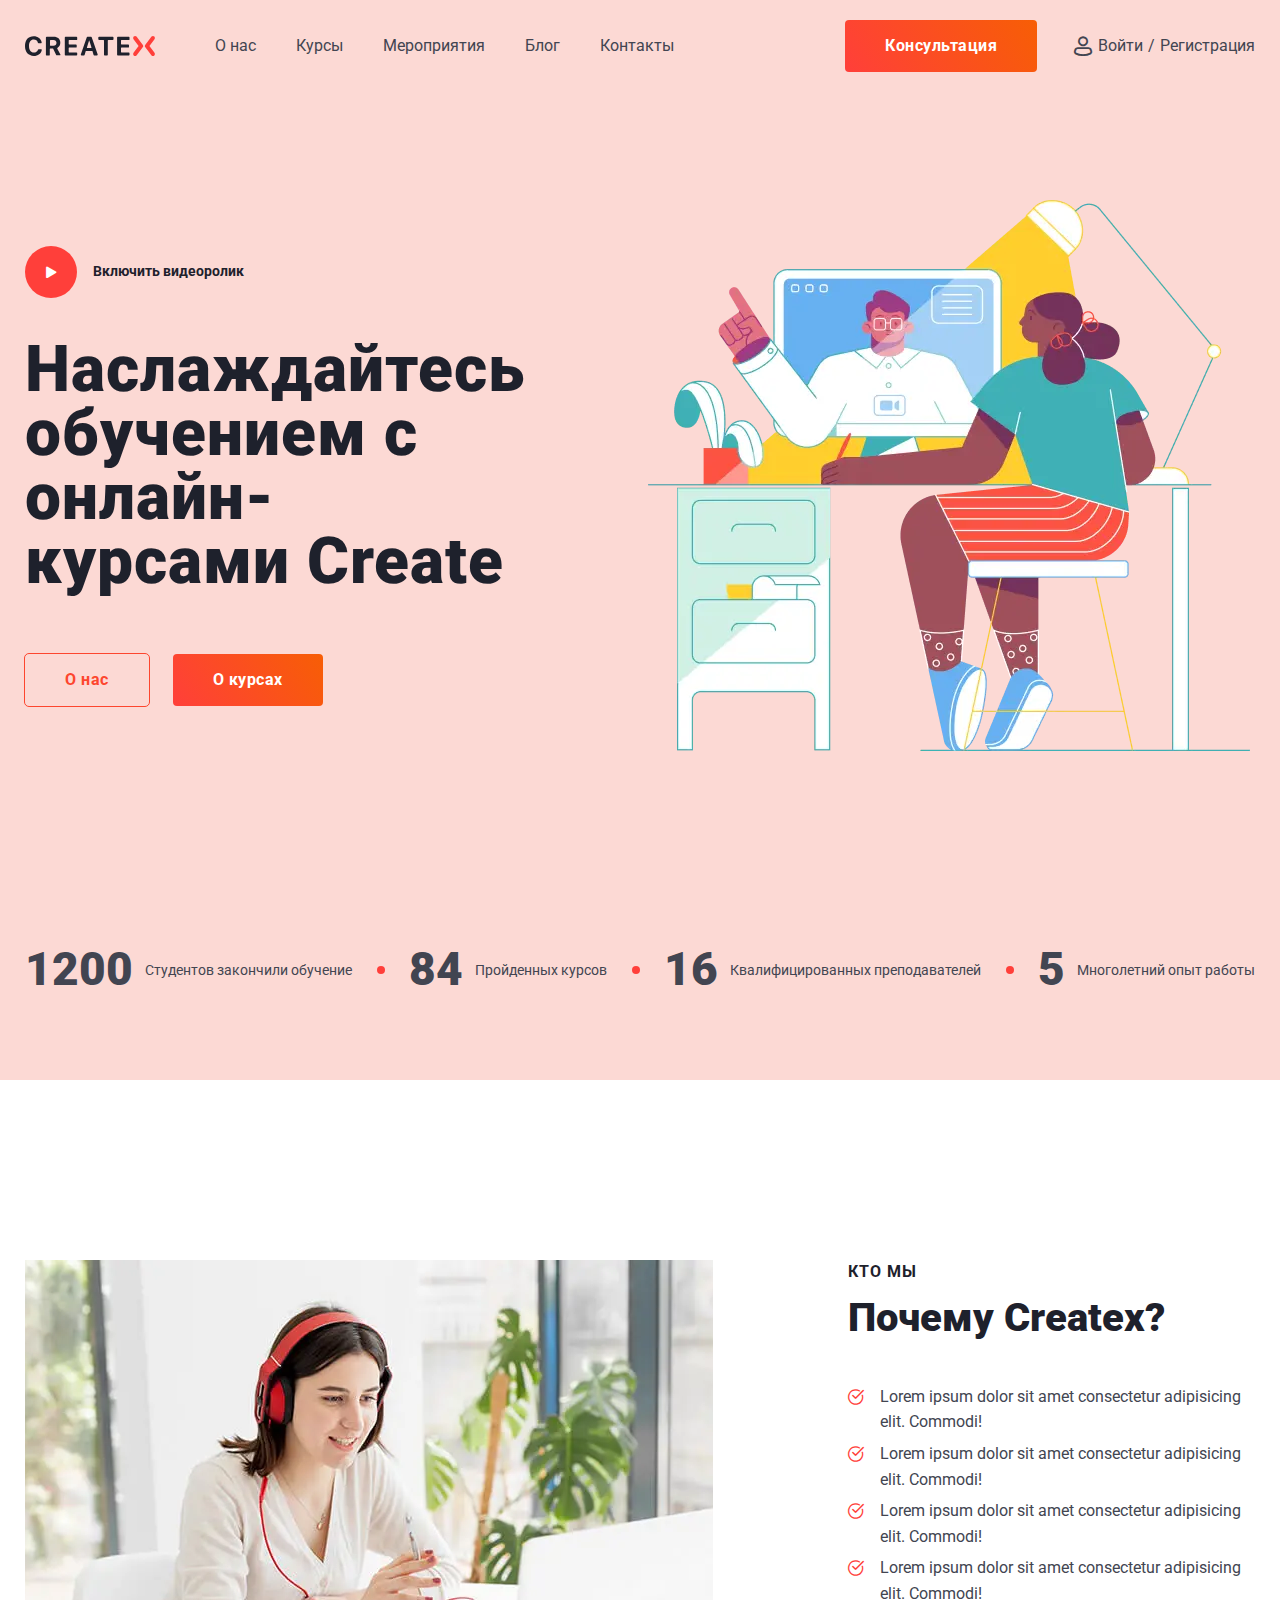
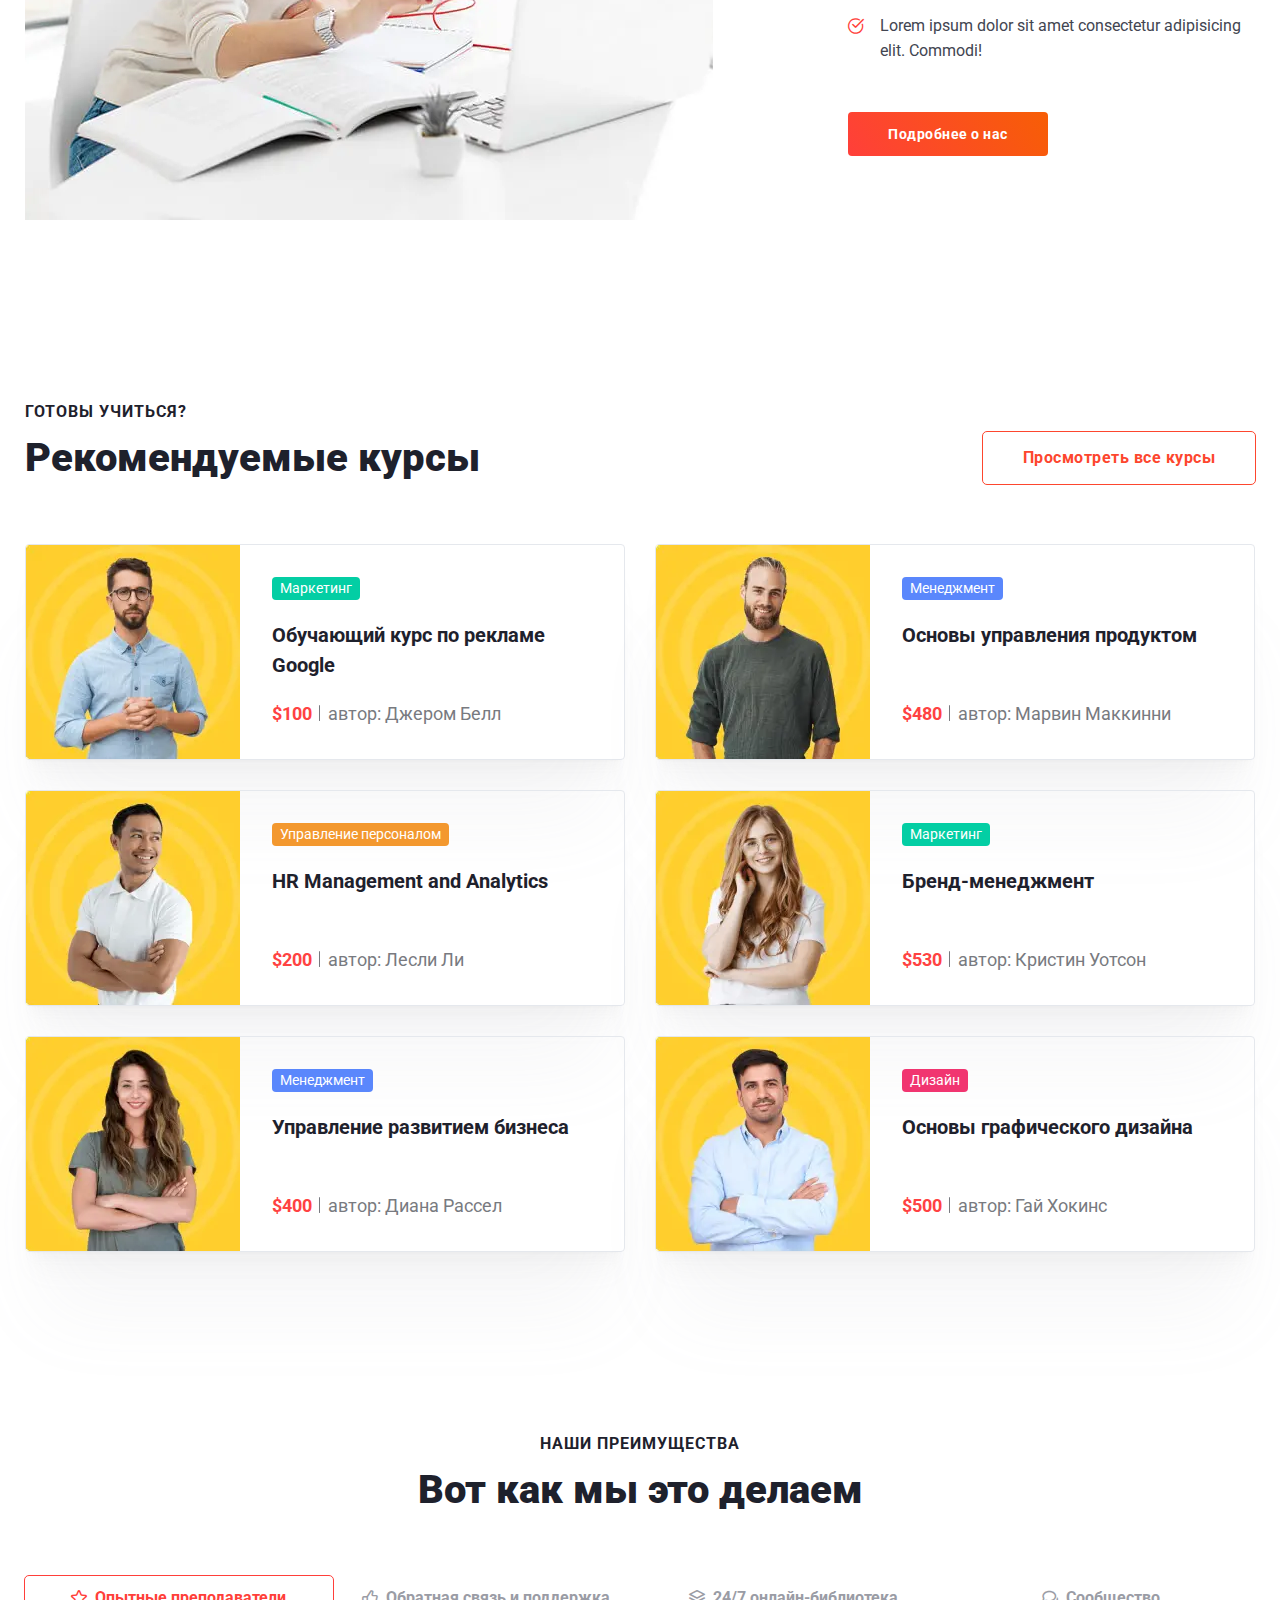
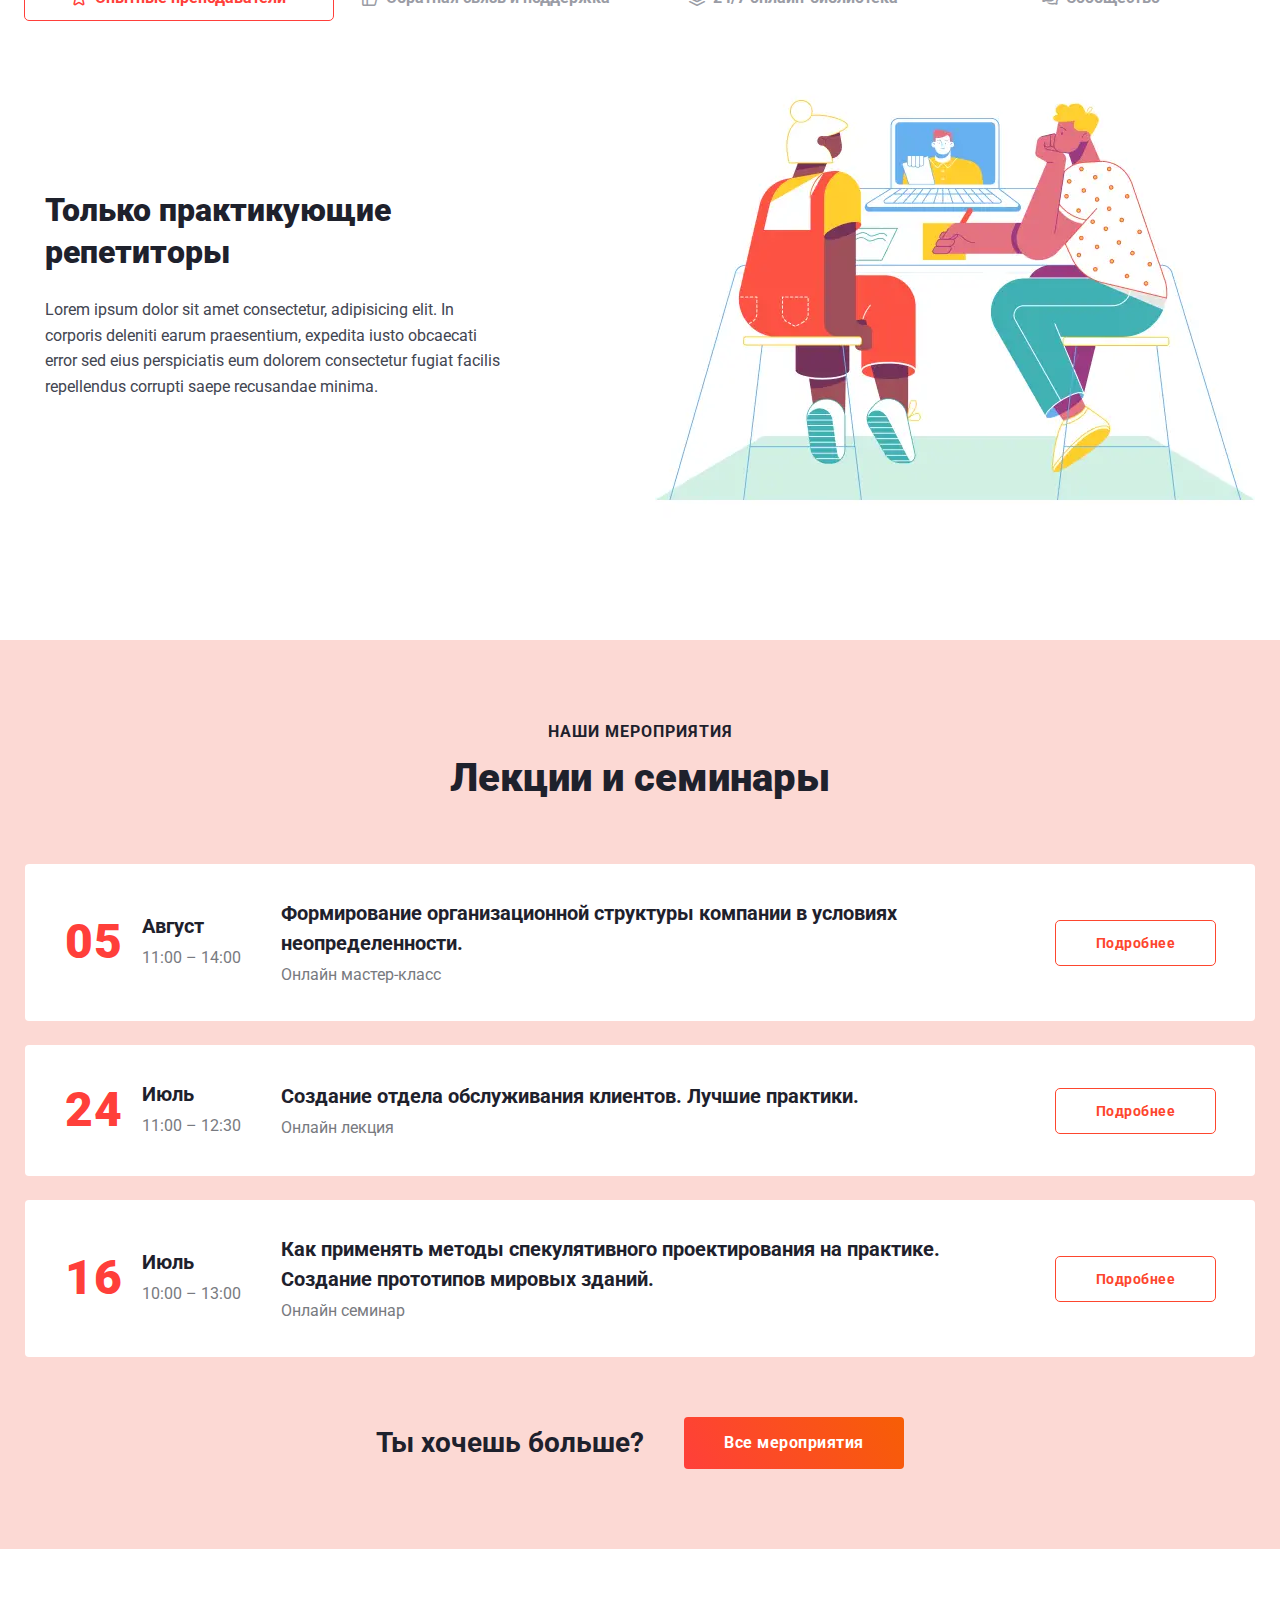
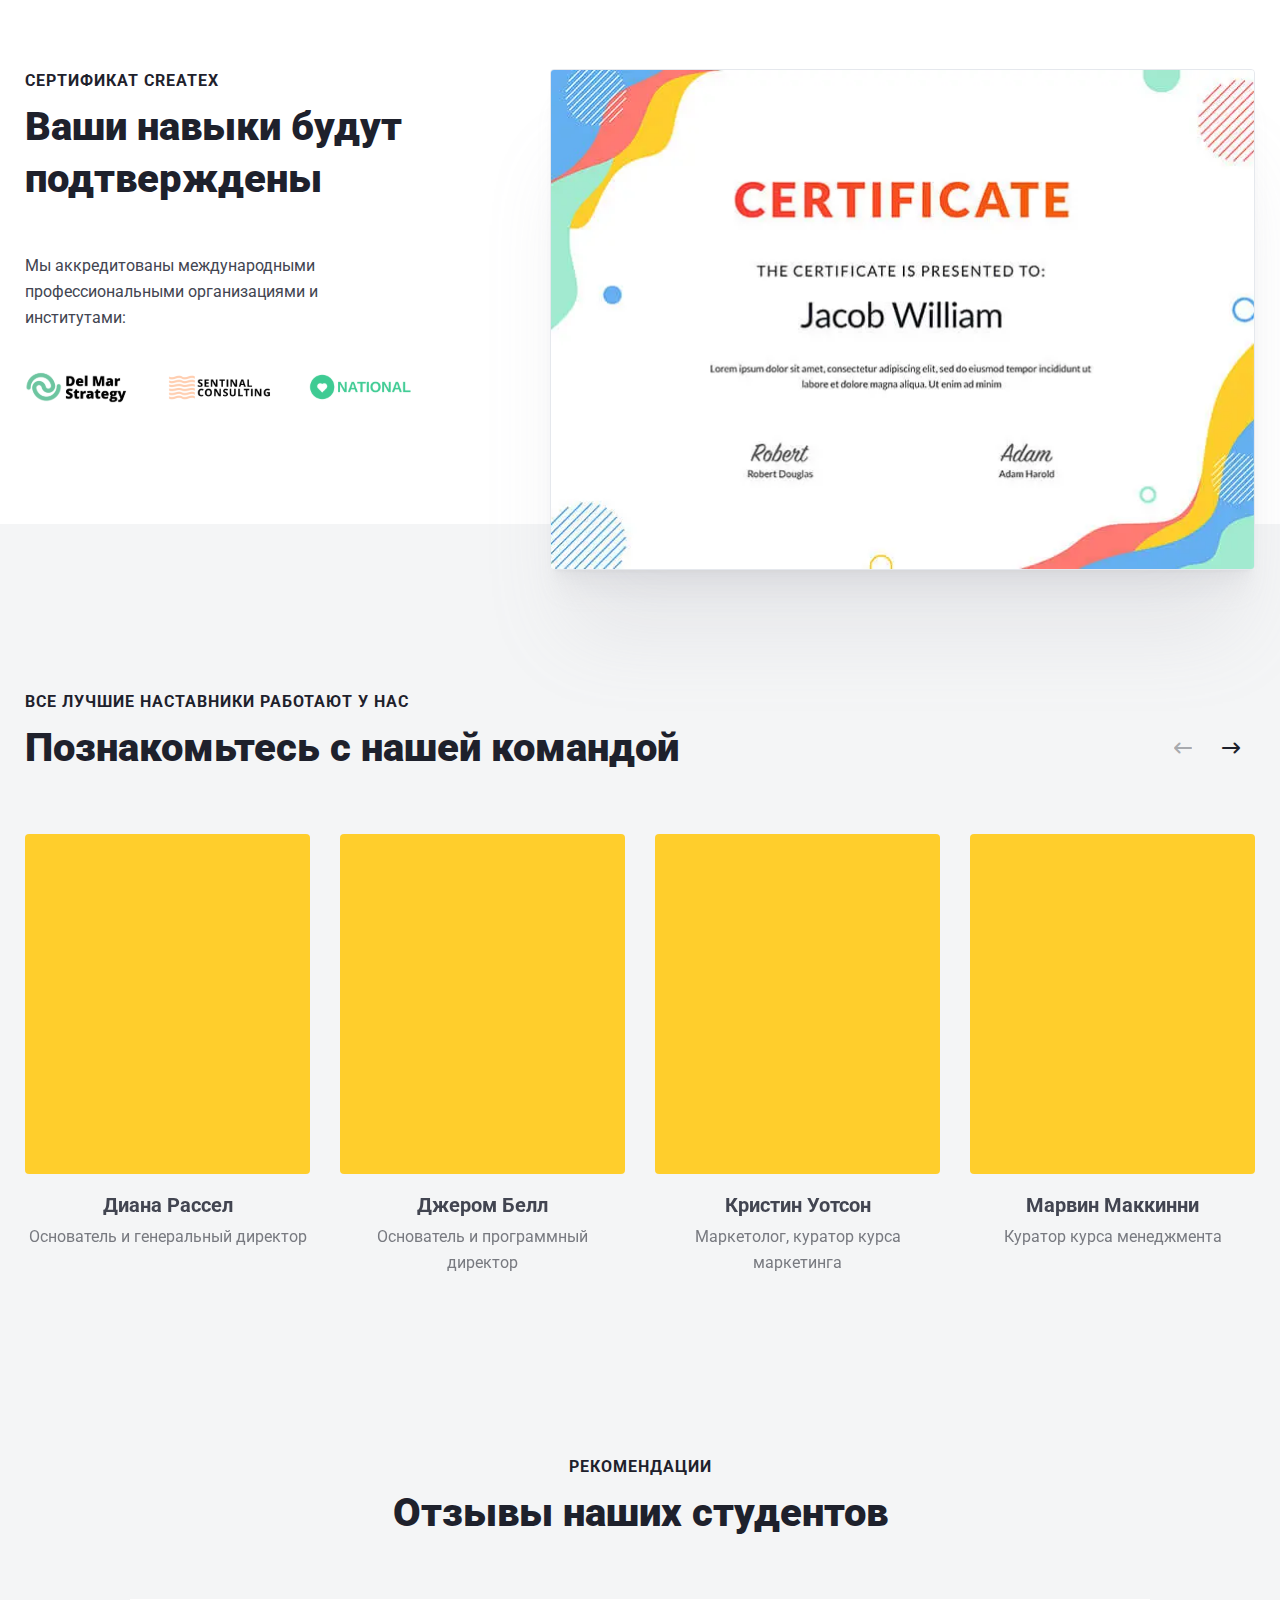
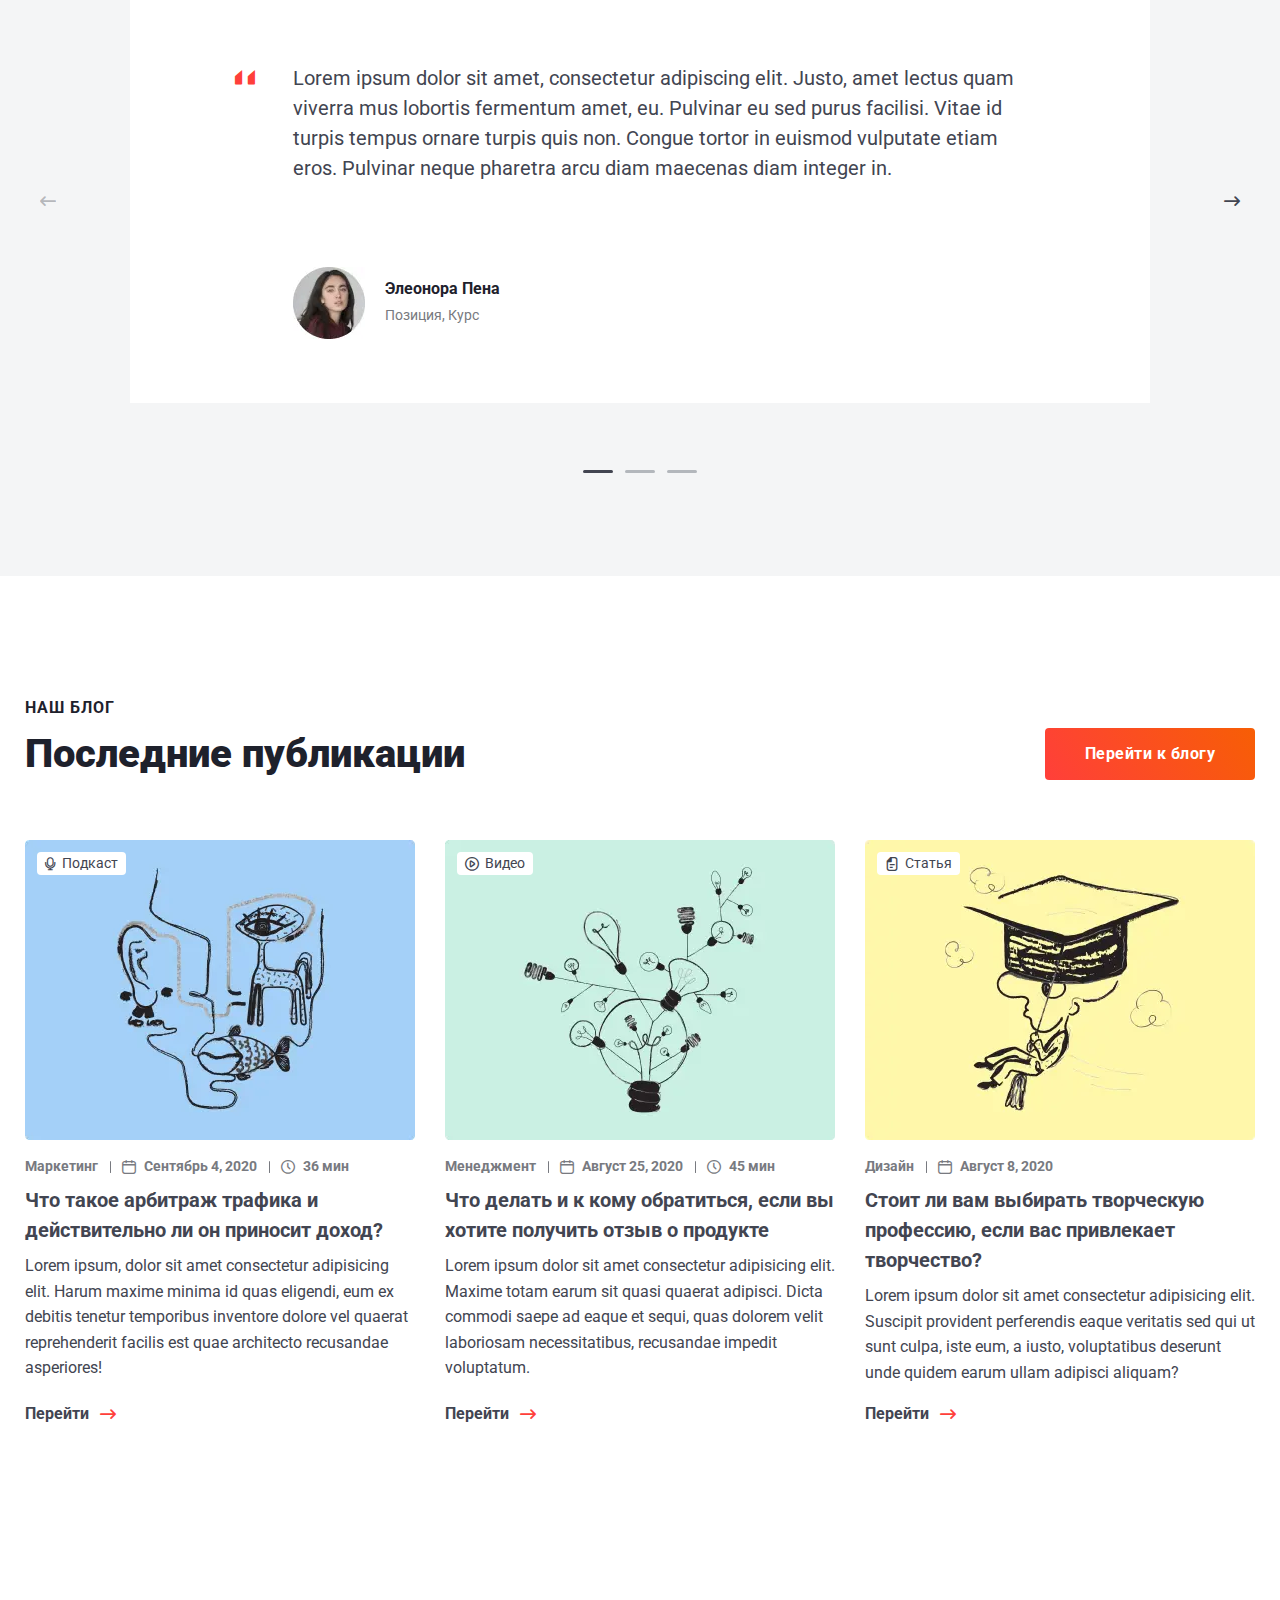
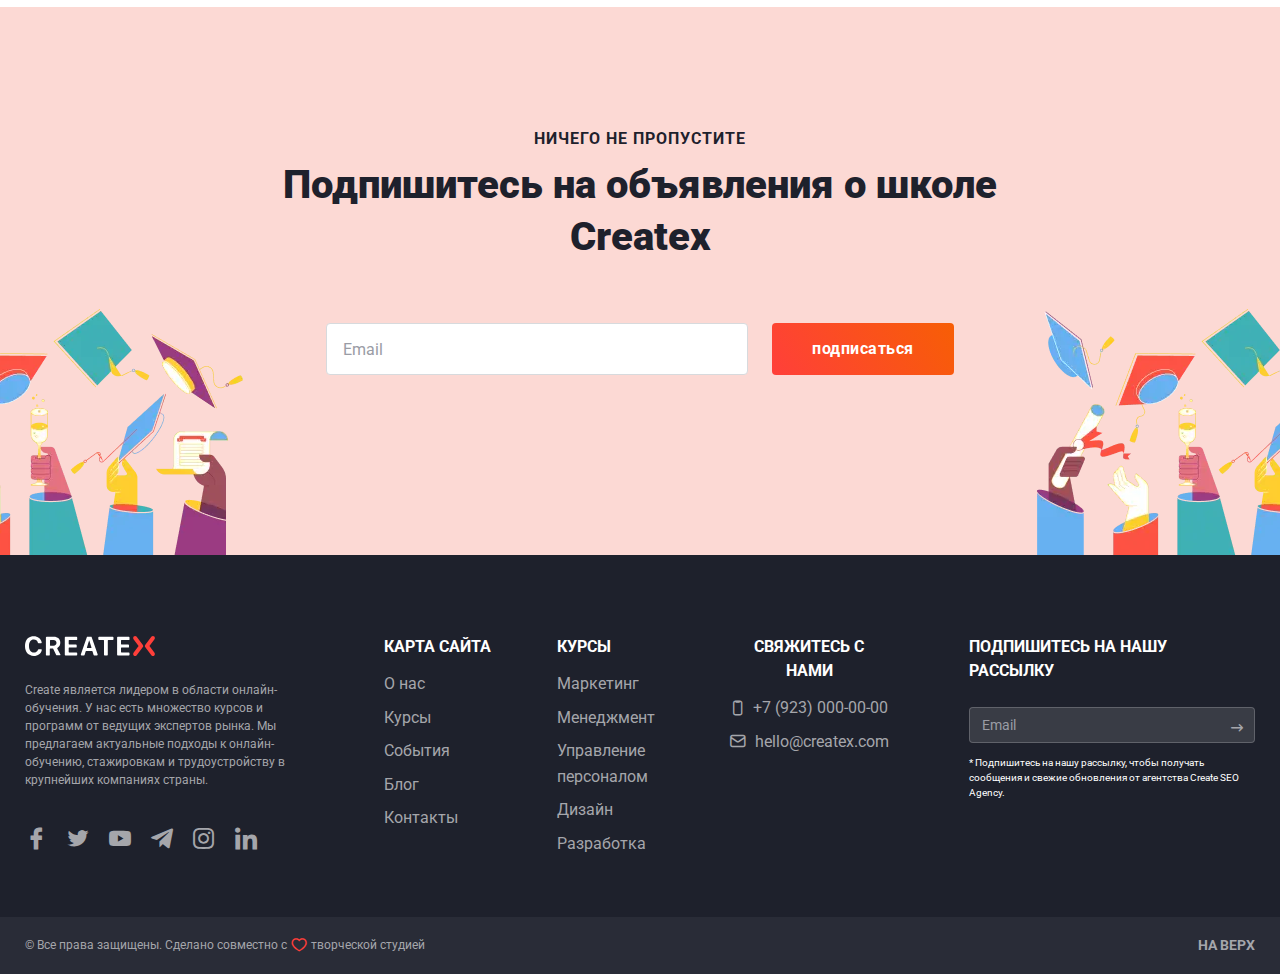
<file: home.html>
<!DOCTYPE html>
<html lang="ru">

<head>
	<title>Create</title>
	<meta charset="UTF-8">
	<meta name="format-detection" content="telephone=no">
	<!-- <style>body{opacity: 0;}</style> -->
	<link rel="stylesheet" href="css/style.min.css?_v=20250206173104">
	<link rel="shortcut icon" href="favicon.ico">
	<!-- <meta name="robots" content="noindex, nofollow"> -->
	<meta name="viewport" content="width=device-width, initial-scale=1.0">
</head>

<body>
	<div class="wrapper">
		<header data-scroll="92" data-scroll-show class="header">
			<div class="header__container">
				<div class="header__body">
					<div class="header__column">
						<a href="home.html" class="header__logo">
							<img src="img/header/logo.svg" alt="logo">
						</a>
						<div class="header__menu menu">
							<nav class="menu__body">
								<ul class="menu__list">
									<li class="menu__item"><a class="menu__link" href="about-us.html">О нас</a></li>
									<li class="menu__item"><a class="menu__link" href="courses.html">Курсы</a></li>
									<li class="menu__item"><a class="menu__link" href="events.html">Мероприятия</a></li>
									<li class="menu__item"><a class="menu__link" href="blog.html">Блог</a></li>
									<li class="menu__item"><a class="menu__link" href="contacts.html">Контакты</a></li>
								</ul>
							</nav>
						</div>
					</div>
					<div class="header__column header__column_modified">
						<a data-da=".menu__body,590.98,1" href="#" class="header__button button button_bg">Консультация</a>
						<div data-da=".menu__body,400.98,2" class="header__authorization">
							<a href="#" data-popup=".log-in-popup" class="header__log-in">Войти</a>
							<a href="#" data-popup=".sign-up-popup" class="header__register">Регистрация</a>
						</div>
						<button type="button" class="header__icon icon-menu"><span></span></button>
					</div>
				</div>
			</div>
		</header>
		<main class="page">
			<section data-fullscreen class="enjoy-studying">
				<div class="enjoy-studying__container">
					<div class="enjoy-studying__body-top">
						<div class="enjoy-studying__content">
							<div class="enjoy-studying__showreel showreel">
								<a href="#" class="showreel__button"></a>
								<div class="showreel__label">Включить видеоролик</div>
							</div>
							<h1 class="enjoy-studying__title">Наслаждайтесь обучением с онлайн-курсами Create</h1>
							<div class="enjoy-studying__buttons">
								<a href="#" class="enjoy-studying__button button button_transparent">О нас</a>
								<a href="#" class="enjoy-studying__button button button_bg">О курсах</a>
							</div>
						</div>
						<div class="enjoy-studying__image">
							<picture><source srcset="img/enjoy-studying/girl.webp" type="image/webp"><img src="img/enjoy-studying/girl.png" alt="girl"></picture>
						</div>
					</div>
					<div class="enjoy-studying__body-bottom body-bottom-statistical">
						<div class="body-bottom-statistical__item">
							<div class="body-bottom-statistical__number">1200</div>
							<div class="body-bottom-statistical__label">Студентов закончили обучение</div>
						</div>
						<div class="body-bottom-statistical__item body-bottom-statistical__item_modified"></div>
						<div class="body-bottom-statistical__item">
							<div class="body-bottom-statistical__number">84</div>
							<div class="body-bottom-statistical__label">Пройденных курсов</div>
						</div>
						<div class="body-bottom-statistical__item body-bottom-statistical__item_modified"></div>
						<div class="body-bottom-statistical__item">
							<div class="body-bottom-statistical__number">16</div>
							<div class="body-bottom-statistical__label">Квалифицированных преподавателей</div>
						</div>
						<div class="body-bottom-statistical__item body-bottom-statistical__item_modified"></div>
						<div class="body-bottom-statistical__item">
							<div class="body-bottom-statistical__number">5</div>
							<div class="body-bottom-statistical__label">Многолетний опыт работы</div>
						</div>
					</div>
				</div>
			</section>
			<section class="why-createx">
				<div class="why-createx__container">
					<div class="why-createx__body">
						<div class="why-createx__imag-ibg">
							<picture><source srcset="img/why-create/girl.webp" type="image/webp"><img class="why-createx__img" src="img/why-create/girl.jpg" alt="the girl at the laptop"></picture>
						</div>
						<div class="why-createx__content">
							<div class="why-createx__titles titles">
								<h6 class="titles__subtitle">Кто мы</h6>
								<h2 class="titles__title">Почему Createx?</h2>
							</div>
							<ul class="why-createx__list list">
								<li class="list__item">Lorem ipsum dolor sit amet consectetur adipisicing elit. Commodi!</li>
								<li class="list__item">Lorem ipsum dolor sit amet consectetur adipisicing elit. Commodi!</li>
								<li class="list__item">Lorem ipsum dolor sit amet consectetur adipisicing elit. Commodi!</li>
								<li class="list__item">Lorem ipsum dolor sit amet consectetur adipisicing elit. Commodi!</li>
								<li class="list__item">Lorem ipsum dolor sit amet consectetur adipisicing elit. Commodi!</li>
							</ul>
							<a href="#" class="why-createx__button button button_bg button_mini">Подробнее о нас</a>
						</div>
					</div>
				</div>
			</section>
			<section class="featured-courses">
				<div class="featured-courses__container">
					<div class="featured-courses__top">
						<div class="featured-courses__titles titles">
							<div class="titles__subtitle">Готовы учиться?</div>
							<h2 class="titles__title">Рекомендуемые курсы</h2>
						</div>
						<a href="#" class="featured-courses__button button button_transparent">Просмотреть все курсы</a>
					</div>
					<div class="featured-courses__cards">
						<div class="featured-courses__card card-featured-courses">
							<article class="card-featured-courses__item">
								<a href="#" class="card-featured-courses__image-ibg">
									<picture><source srcset="img/featured-courses/image-card1.webp" type="image/webp"><img src="img/featured-courses/image-card1.jpg" alt="man"></picture>
								</a>
								<div class="card-featured-courses__content content-courses">
									<div class="content-courses__specialization content-courses__specialization_turquoise">Маркетинг</div>
									<a href="#" class="content-courses__title">Обучающий курс по рекламе Google</a>
									<div class="content-courses__info">
										<div class="content-courses__price">$100</div>
										<div class="content-courses__author">автор: Джером Белл</div>
									</div>
								</div>
							</article>
						</div>
						<div class="featured-courses__card card-featured-courses">
							<article class="card-featured-courses__item">
								<a href="#" class="card-featured-courses__image-ibg">
									<picture><source srcset="img/featured-courses/image-card2.webp" type="image/webp"><img src="img/featured-courses/image-card2.jpg" alt="man"></picture>
								</a>
								<div class="card-featured-courses__content content-courses">
									<div class="content-courses__specialization content-courses__specialization_blue">Менеджмент</div>
									<a href="#" class="content-courses__title">Основы управления продуктом</a>
									<div class="content-courses__info">
										<div class="content-courses__price">$480</div>
										<div class="content-courses__author">автор: Марвин Маккинни</div>
									</div>
								</div>
							</article>
						</div>
						<div class="featured-courses__card card-featured-courses">
							<article class="card-featured-courses__item">
								<a href="#" class="card-featured-courses__image-ibg">
									<picture><source srcset="img/featured-courses/image-card3.webp" type="image/webp"><img src="img/featured-courses/image-card3.jpg" alt="man"></picture>
								</a>
								<div class="card-featured-courses__content content-courses">
									<div class="content-courses__specialization content-courses__specialization_orange">Управление персоналом</div>
									<a href="#" class="content-courses__title">HR Management and Analytics</a>
									<div class="content-courses__info">
										<div class="content-courses__price">$200</div>
										<div class="content-courses__author">автор: Лесли Ли</div>
									</div>
								</div>
							</article>
						</div>
						<div class="featured-courses__card card-featured-courses">
							<article class="card-featured-courses__item">
								<a href="#" class="card-featured-courses__image-ibg">
									<picture><source srcset="img/featured-courses/image-card4.webp" type="image/webp"><img src="img/featured-courses/image-card4.jpg" alt="girl"></picture>
								</a>
								<div class="card-featured-courses__content content-courses">
									<div class="content-courses__specialization content-courses__specialization_turquoise">Маркетинг</div>
									<a href="#" class="content-courses__title">Бренд-менеджмент</a>
									<div class="content-courses__info">
										<div class="content-courses__price">$530</div>
										<div class="content-courses__author">автор: Кристин Уотсон</div>
									</div>
								</div>
							</article>
						</div>
						<div class="featured-courses__card card-featured-courses">
							<article class="card-featured-courses__item">
								<a href="#" class="card-featured-courses__image-ibg">
									<picture><source srcset="img/featured-courses/image-card5.webp" type="image/webp"><img src="img/featured-courses/image-card5.jpg" alt="girl"></picture>
								</a>
								<div class="card-featured-courses__content content-courses">
									<div class="content-courses__specialization content-courses__specialization_blue">Менеджмент</div>
									<a href="#" class="content-courses__title">Управление развитием бизнеса</a>
									<div class="content-courses__info">
										<div class="content-courses__price">$400</div>
										<div class="content-courses__author">автор: Диана Рассел</div>
									</div>
								</div>
							</article>
						</div>
						<div class="featured-courses__card card-featured-courses">
							<article class="card-featured-courses__item">
								<a href="#" class="card-featured-courses__image-ibg">
									<picture><source srcset="img/featured-courses/image-card6.webp" type="image/webp"><img src="img/featured-courses/image-card6.jpg" alt="man"></picture>
								</a>
								<div class="card-featured-courses__content content-courses">
									<div class="content-courses__specialization content-courses__specialization_pink">Дизайн</div>
									<a href="#" class="content-courses__title">Основы графического дизайна</a>
									<div class="content-courses__info">
										<div class="content-courses__price">$500</div>
										<div class="content-courses__author">автор: Гай Хокинс</div>
									</div>
								</div>
							</article>
						</div>
					</div>
				</div>
			</section>
			<section class="our-benefits">
				<div class="our-benefits__container">
					<div class="our-benefits__titles titles">
						<div class="titles__subtitle">Наши преимущества</div>
						<h2 class="titles__title">Вот как мы это делаем</h2>
					</div>
					<div class="our-benefits__body">
						<div data-tabs="479.98" class="our-benefits__tabs tabs-our-benefits">
							<nav data-tabs-titles class="tabs-our-benefits__navigation">
								<button type="button" class="tabs-our-benefits__title tabs-our-benefits__title_star _tab-active">Опытные преподаватели</button>
								<button type="button" class="tabs-our-benefits__title tabs-our-benefits__title_like">Обратная связь и поддержка</button>
								<button type="button" class="tabs-our-benefits__title tabs-our-benefits__title_layouts">24/7 онлайн-библиотека</button>
								<button type="button" class="tabs-our-benefits__title tabs-our-benefits__title_chat">Сообщество</button>
							</nav>
							<div class="tabs-our-benefits__row">
								<div data-tabs-body class="tabs-our-benefits__content">
									<div class="tabs-our-benefits__body tab-our-benefits">
										<h3 class="tab-our-benefits__title">Только практикующие репетиторы</h3>
										<div class="tab-our-benefits__text">
											<p>Lorem ipsum dolor sit amet consectetur, adipisicing elit. In corporis deleniti earum praesentium, expedita iusto obcaecati error sed eius perspiciatis eum dolorem consectetur fugiat facilis repellendus corrupti saepe recusandae minima.</p>
										</div>
									</div>
									<div class="tabs-our-benefits__body tab-our-benefits">
										<h3 class="tab-our-benefits__title">Обратная связь и поддержка</h3>
										<div class="tab-our-benefits__text">
											<p>Lorem ipsum dolor sit amet consectetur adipisicing elit. Amet architecto quasi iusto quos provident. Expedita.</p>
											<p>Lorem ipsum dolor sit amet consectetur adipisicing elit. Amet architecto quasi iusto quos provident. Expedita.</p>
										</div>
									</div>
									<div class="tabs-our-benefits__body tab-our-benefits">
										<h3 class="tab-our-benefits__title">24/7 онлайн-библиотека</h3>
										<div class="tab-our-benefits__text">
											<p>Lorem ipsum, dolor sit amet consectetur adipisicing elit. Quam explicabo, laudantium dolorem ex autem consequatur possimus inventore aspernatur mollitia totam repellendus, accusamus libero soluta facilis corrupti dolore ipsam deserunt recusandae iste quo ut illum hic. Amet saepe perferendis repudiandae eveniet.</p>
										</div>
									</div>
									<div class="tabs-our-benefits__body tab-our-benefits">
										<h3 class="tab-our-benefits__title">Сообщество</h3>
										<div class="tab-our-benefits__text">
											<p>Lorem ipsum dolor sit amet consectetur adipisicing elit. Magni, suscipit necessitatibus fuga pariatur sunt neque animi perferendis excepturi fugit maxime quod aperiam accusantium quibusdam est dolorem possimus! At, omnis fuga?</p>
										</div>
									</div>
								</div>
								<div class="tabs-our-benefits__image">
									<picture><source srcset="img/our-benefits/illustration.webp" type="image/webp"><img src="img/our-benefits/illustration.jpg" alt="illustration 2 people"></picture>
								</div>
							</div>
						</div>
					</div>
				</div>
			</section>
			<section class="events">
				<div class="events__container">
					<div class="events__body">
						<div class="events__titles titles">
							<div class="titles__subtitle">Наши мероприятия</div>
							<h2 class="titles__title">Лекции и семинары</h2>
						</div>
						<div class="events__cards">
							<div class="events__card card-events">
								<div class="card-events__data">
									<div class="card-events__number">05</div>
									<div class="card-events__month">Август </div>
									<div class="card-events__time">11:00 – 14:00</div>
								</div>
								<div class="card-events__content">
									<div class="card-events__title">Формирование организационной структуры компании в условиях неопределенности.</div>
									<div class="card-events__subtitle">Онлайн мастер-класс</div>
								</div>
								<a href="#" class="card-events__button button button_transparent button_mini">Подробнее</a>
							</div>
							<div class="events__card card-events">
								<div class="card-events__data">
									<div class="card-events__number">24</div>
									<div class="card-events__month">Июль</div>
									<div class="card-events__time">11:00 – 12:30</div>
								</div>
								<div class="card-events__content">
									<div class="card-events__title">Создание отдела обслуживания клиентов. Лучшие практики.</div>
									<div class="card-events__subtitle">Онлайн лекция</div>
								</div>
								<a href="#" class="card-events__button button button_transparent button_mini">Подробнее</a>
							</div>
							<div class="events__card card-events">
								<div class="card-events__data">
									<div class="card-events__number">16</div>
									<div class="card-events__month">Июль</div>
									<div class="card-events__time">10:00 – 13:00</div>
								</div>
								<div class="card-events__content">
									<div class="card-events__title">Как применять методы спекулятивного проектирования на практике. Создание прототипов мировых зданий.</div>
									<div class="card-events__subtitle">Онлайн семинар</div>
								</div>
								<a href="#" class="card-events__button button button_transparent button_mini">Подробнее</a>
							</div>
						</div>
						<div class="events__bottom">
							<div class="events__slogan">Ты хочешь больше?</div>
							<a href="#" class="events__button button button_bg">Все мероприятия</a>
						</div>
					</div>
				</div>
			</section>
			<section class="certificate">
				<div class="certificate__container">
					<div class="certificate__body">
						<div class="certificate__content">
							<div class="certificate__titles titles">
								<div class="titles__subtitle">Сертификат Createx</div>
								<h2 class="titles__title">Ваши навыки будут подтверждены</h2>
							</div>
							<div class="certificate__text">
								<p>Мы аккредитованы международными профессиональными организациями и институтами:</p>
							</div>
							<div class="certificate__icons">
								<img src="img/certificate/icon-dmsl.svg" alt="Del Mar Strategy Logo">
								<img src="img/certificate/icon-sc.svg" alt="Sentinal Consulting Logo">
								<img src="img/certificate/icon-nh.svg" alt="National Health Logo 1">
							</div>
						</div>
						<div class="certificate__image">
							<picture><source srcset="img/certificate/certificate.webp" type="image/webp"><img class="certificate__img" src="img/certificate/certificate.jpg" alt="certificate"></picture>
						</div>
					</div>
				</div>
			</section>
			<section class="team">
				<div class="team__container">
					<div class="team__body">
						<div class="team__top">
							<div class="team__titles titles">
								<div class="titles__subtitle">Все лучшие наставники работают у нас</div>
								<h2 class="titles__title">Познакомьтесь с нашей командой</h2>
							</div>
							<div class="team__navigation">
								<div class="team__swiper-button-prev swiper-button-prev"></div>
								<div class="team__swiper-button-next swiper-button-next"></div>
							</div>
						</div>
						<div class="team__slider swiper">
							<div class="team__wrapper swiper-wrapper">
								<div class="team__slide card-team swiper-slide">
									<article class="card-team__item">
										<div class="card-team__image">
											<picture><source srcset="img/team/people1.webp" type="image/webp"><img loading="lazy" src="img/team/people1.png" alt="people1"></picture>
											<div class="card-team__icons">
												<a href="#" class="card-team__icon card-team__icon_facebook"></a>
												<a href="#" class="card-team__icon card-team__icon_instagram"></a>
												<a href="#" class="card-team__icon card-team__icon_linked-In"></a>
											</div>
										</div>
										<div class="card-team__info">
											<div class="card-team__name">Диана Рассел</div>
											<div class="card-team__post">Основатель и генеральный директор</div>
										</div>
									</article>
								</div>
								<div class="team__slide card-team swiper-slide">
									<article class="card-team__card">
										<div class="card-team__image">
											<picture><source srcset="img/team/people2.webp" type="image/webp"><img loading="lazy" src="img/team/people2.png" alt="people1"></picture>
											<div class="card-team__icons">
												<a href="#" class="card-team__icon card-team__icon_facebook"></a>
												<a href="#" class="card-team__icon card-team__icon_instagram"></a>
												<a href="#" class="card-team__icon card-team__icon_linked-In"></a>
											</div>
										</div>
										<div class="card-team__info">
											<div class="card-team__name">Джером Белл</div>
											<div class="card-team__post">Основатель и программный директор</div>
										</div>
									</article>
								</div>
								<div class="team__slide card-team swiper-slide">
									<article class="card-team__card">
										<div class="card-team__image">
											<picture><source srcset="img/team/people3.webp" type="image/webp"><img loading="lazy" src="img/team/people3.png" alt="people1"></picture>
											<div class="card-team__icons">
												<a href="#" class="card-team__icon card-team__icon_facebook"></a>
												<a href="#" class="card-team__icon card-team__icon_instagram"></a>
												<a href="#" class="card-team__icon card-team__icon_linked-In"></a>
											</div>
										</div>
										<div class="card-team__info">
											<div class="card-team__name">Кристин Уотсон</div>
											<div class="card-team__post">Маркетолог, куратор курса маркетинга</div>
										</div>
									</article>
								</div>
								<div class="team__slide card-team swiper-slide">
									<article class="card-team__card">
										<div class="card-team__image">
											<picture><source srcset="img/team/people4.webp" type="image/webp"><img loading="lazy" src="img/team/people4.png" alt="people1"></picture>
											<div class="card-team__icons">
												<a href="#" class="card-team__icon card-team__icon_facebook"></a>
												<a href="#" class="card-team__icon card-team__icon_instagram"></a>
												<a href="#" class="card-team__icon card-team__icon_linked-In"></a>
											</div>
										</div>
										<div class="card-team__info">
											<div class="card-team__name">Марвин Маккинни</div>
											<div class="card-team__post">Куратор курса менеджмента</div>
										</div>
									</article>
								</div>
								<div class="team__slide card-team swiper-slide">
									<article class="card-team__card">
										<div class="card-team__image">
											<picture><source srcset="img/team/people5.webp" type="image/webp"><img loading="lazy" src="img/team/people5.png" alt="people1"></picture>
											<div class="card-team__icons">
												<a href="#" class="card-team__icon card-team__icon_facebook"></a>
												<a href="#" class="card-team__icon card-team__icon_instagram"></a>
												<a href="#" class="card-team__icon card-team__icon_linked-In"></a>
											</div>
										</div>
										<div class="card-team__info">
											<div class="card-team__name">Лесли Ли</div>
											<div class="card-team__post">Куратор курса управление персоналом</div>
										</div>
									</article>
								</div>
								<div class="team__slide card-team swiper-slide">
									<article class="card-team__card">
										<div class="card-team__image">
											<picture><source srcset="img/team/people6.webp" type="image/webp"><img loading="lazy" src="img/team/people6.png" alt="people1"></picture>
											<div class="card-team__icons">
												<a href="#" class="card-team__icon card-team__icon_facebook"></a>
												<a href="#" class="card-team__icon card-team__icon_instagram"></a>
												<a href="#" class="card-team__icon card-team__icon_linked-In"></a>
											</div>
										</div>
										<div class="card-team__info">
											<div class="card-team__name">Кэтрин Мерфи</div>
											<div class="card-team__post">Аналитик и специалист по маркетингу</div>
										</div>
									</article>
								</div>
								<div class="team__slide card-team swiper-slide">
									<article class="card-team__card">
										<div class="card-team__image">
											<picture><source srcset="img/team/people7.webp" type="image/webp"><img loading="lazy" src="img/team/people7.png" alt="people1"></picture>
											<div class="card-team__icons">
												<a href="#" class="card-team__icon card-team__icon_facebook"></a>
												<a href="#" class="card-team__icon card-team__icon_instagram"></a>
												<a href="#" class="card-team__icon card-team__icon_linked-In"></a>
											</div>
										</div>
										<div class="card-team__info">
											<div class="card-team__name">Бруклин Симмонс</div>
											<div class="card-team__post">Куратор курса повышения квалификации</div>
										</div>
									</article>
								</div>
								<div class="team__slide card-team swiper-slide">
									<article class="card-team__card">
										<div class="card-team__image">
											<picture><source srcset="img/team/people8.webp" type="image/webp"><img loading="lazy" src="img/team/people8.png" alt="people1"></picture>
											<div class="card-team__icons">
												<a href="#" class="card-team__icon card-team__icon_facebook"></a>
												<a href="#" class="card-team__icon card-team__icon_instagram"></a>
												<a href="#" class="card-team__icon card-team__icon_linked-In"></a>
											</div>
										</div>
										<div class="card-team__info">
											<div class="card-team__name">Коди Фишер</div>
											<div class="card-team__post">UX-дизайнер, куратор курса дизайна</div>
										</div>
									</article>
								</div>
							</div>
						</div>
					</div>
				</div>
			</section>
			<section class="testimonials">
				<div class="testimonials__container">
					<div class="testimonials__top">
						<div class="testimonials__titles titles">
							<div class="titles__subtitle">РЕКОМЕНДАЦИИ</div>
							<h2 class="titles__title">Отзывы наших студентов</h2>
						</div>
					</div>
					<div class="testimonials__body">
						<div class="testimonials__slider swiper">
							<div class="testimonials__wrapper swiper-wrapper">
								<div class="testimonials__slide slide-testimonials swiper-slide">
									<div class="slide-testimonials__body">
										<div class="slide-testimonials__quote">Lorem ipsum dolor sit amet, consectetur adipiscing elit. Justo, amet lectus quam viverra mus lobortis fermentum amet, eu. Pulvinar eu sed purus facilisi. Vitae id turpis tempus ornare turpis quis non. Congue tortor in euismod vulputate etiam eros. Pulvinar neque pharetra arcu diam maecenas diam integer in.</div>
										<div class="slide-testimonials__author">
											<div class="slide-testimonials__icon-image">
												<picture><source srcset="img/testimonials/girl.webp" type="image/webp"><img src="img/testimonials/girl.jpg" alt="author"></picture>
											</div>
											<div class="slide-testimonials__name">Элеонора Пена</div>
											<div class="slide-testimonials__post">Позиция, Курс</div>
										</div>
									</div>
								</div>
								<div class="testimonials__slide slide-testimonials swiper-slide">
									<div class="slide-testimonials__body">
										<div class="slide-testimonials__quote">Lorem ipsum dolor, sit amet consectetur adipisicing elit. Officiis quos velit ab. Consequuntur, in tempore.Lorem ipsum dolor sit amet, consectetur adipiscing elit. Justo, amet lectus quam viverra mus lobortis fermentum amet, eu. Pulvinar eu sed purus facilisi. Vitae id turpis tempus ornare turpis quis non. Congue tortor in euismod vulputate etiam eros. Pulvinar neque pharetra arcu diam maecenas diam integer in.</div>
										<div class="slide-testimonials__author">
											<div class="slide-testimonials__icon-image">
												<picture><source srcset="img/testimonials/girl.webp" type="image/webp"><img src="img/testimonials/girl.jpg" alt="author"></picture>
											</div>
											<div class="slide-testimonials__name">Lorem, ipsum.</div>
											<div class="slide-testimonials__post">Позиция, Курс</div>
										</div>
									</div>
								</div>
								<div class="testimonials__slide slide-testimonials swiper-slide">
									<div class="slide-testimonials__body">
										<div class="slide-testimonials__quote">Lorem ipsum dolor, sit amet consectetur adipisicing elit. Officiis quos velit ab. Consequuntur, in tempore.Lorem ipsum dolor.</div>
										<div class="slide-testimonials__author">
											<div class="slide-testimonials__icon-image">
												<picture><source srcset="img/testimonials/girl.webp" type="image/webp"><img src="img/testimonials/girl.jpg" alt="author"></picture>
											</div>
											<div class="slide-testimonials__name">Lorem, ipsum</div>
											<div class="slide-testimonials__post">Позиция, Курс</div>
										</div>
									</div>
								</div>
							</div>
						</div>
						<div data-da=".testimonials__top,1150.98,1" class="testimonials__navigation">
							<div class="testimonials__swiper-button-prev swiper-button-prev"></div>
							<div class="testimonials__swiper-button-next swiper-button-next"></div>
						</div>
					</div>
					<div class="testimonials__pagination-swiper"></div>
				</div>
			</section>
			<section class="our-blog">
				<div class="our-blog__container">
					<div class="our-blog__top">
						<div class="our-blog__titles titles">
							<div class="titles__subtitle">Наш блог</div>
							<h2 class="titles__title">Последние публикации</h2>
						</div>
						<a href="#" class="our-blog__button button button_bg">Перейти к блогу</a>
					</div>
					<div class="our-blog__body">
						<div class="our-blog__item">
							<article class="our-blog__card card-our-blog">
								<a href="#" class="card-our-blog__image-ibg">
									<picture><source srcset="img/our-blog/illustration1.webp" type="image/webp"><img src="img/our-blog/illustration1.jpg" alt="illustration"></picture>
									<div class="card-our-blog__badge card-our-blog__badge_podcast">Подкаст</div>
								</a>
								<div class="card-our-blog__info">
									<div class="card-our-blog__meta">
										<div class="card-our-blog__specialization">Маркетинг</div>
										<div class="card-our-blog__date">Сентябрь 4, 2020</div>
										<div class="card-our-blog__time">36 мин</div>
									</div>
									<h6 class="card-our-blog__title">Что такое арбитраж трафика и действительно ли он приносит доход?</h6>
									<div class="card-our-blog__text">
										<p>Lorem ipsum, dolor sit amet consectetur adipisicing elit. Harum maxime minima id quas eligendi, eum ex debitis tenetur temporibus inventore dolore vel quaerat reprehenderit facilis est quae architecto recusandae asperiores!</p>
									</div>
									<a href="#" class="card-our-blog__link">Перейти</a>
								</div>
							</article>
						</div>
						<div class="our-blog__item">
							<article class="our-blog__card card-our-blog">
								<a href="#" class="card-our-blog__image-ibg">
									<picture><source srcset="img/our-blog/illustration2.webp" type="image/webp"><img src="img/our-blog/illustration2.jpg" alt="illustration"></picture>
									<div class="card-our-blog__badge card-our-blog__badge_video">Видео</div>
								</a>
								<div class="card-our-blog__info">
									<div class="card-our-blog__meta">
										<div class="card-our-blog__specialization">Менеджмент</div>
										<div class="card-our-blog__date">Август 25, 2020</div>
										<div class="card-our-blog__time">45 мин</div>
									</div>
									<h6 class="card-our-blog__title">Что делать и к кому обратиться, если вы хотите получить отзыв о продукте</h6>
									<div class="card-our-blog__text">
										<p>Lorem ipsum dolor sit amet consectetur adipisicing elit. Maxime totam earum sit quasi quaerat adipisci. Dicta commodi saepe ad eaque et sequi, quas dolorem velit laboriosam necessitatibus, recusandae impedit voluptatum.</p>
									</div>
									<a href="#" class="card-our-blog__link">Перейти</a>
								</div>
							</article>
						</div>
						<div class="our-blog__item">
							<article class="our-blog__card card-our-blog">
								<a href="#" class="card-our-blog__image-ibg">
									<picture><source srcset="img/our-blog/illustration3.webp" type="image/webp"><img src="img/our-blog/illustration3.jpg" alt="illustration"></picture>
									<div class="card-our-blog__badge card-our-blog__badge_article">Статья</div>
								</a>
								<div class="card-our-blog__info">
									<div class="card-our-blog__meta">
										<div class="card-our-blog__specialization">Дизайн</div>
										<div class="card-our-blog__date">Август 8, 2020</div>
									</div>
									<h6 class="card-our-blog__title">Стоит ли вам выбирать творческую профессию, если вас привлекает творчество?</h6>
									<div class="card-our-blog__text">
										<p>Lorem ipsum dolor sit amet consectetur adipisicing elit. Suscipit provident perferendis eaque veritatis sed qui ut sunt culpa, iste eum, a iusto, voluptatibus deserunt unde quidem earum ullam adipisci aliquam?</p>
									</div>
									<a href="#" class="card-our-blog__link">Перейти</a>
								</div>
							</article>
						</div>
					</div>
				</div>
			</section>
			<section class="subscription">
				<div class="subscription__container">
					<div class="subscription__body">
						<div class="subscription__titles titles">
							<div class="titles__subtitle">Ничего не пропустите</div>
							<h2 class="titles__title">Подпишитесь на объявления о школе Createx</h2>
						</div>
						<form action="#" class="subscription__form">
							<div class="subscription__mail">
								<input data-required="email" data-error="Пожалуйста, укажите корректные данные." type="text" name="email" placeholder="Email" class="subscription__input input">
							</div>
							<button type="submit" class="subscription__button button button_bg">подписаться</button>
						</form>
					</div>
				</div>
			</section>
		</main>
		<footer class="footer">
			<div class="footer__container">
				<div class="footer__top">
					<div class="footer__description">
						<div class="footer__logo">
							<img src="img/footer/logo.svg" alt="logo">
						</div>
						<div class="footer__info">
							<p>Create является лидером в области онлайн-обучения. У нас есть множество курсов и программ от ведущих экспертов рынка. Мы предлагаем актуальные подходы к онлайн-обучению, стажировкам и трудоустройству в крупнейших компаниях страны.</p>
						</div>
						<div class="footer__icons icons-footer">
							<a href="#" class="icons-footer__link _icon-facebook"></a>
							<a href="#" class="icons-footer__link _icon-twitter"></a>
							<a href="#" class="icons-footer__link _icon-youtube"></a>
							<a href="#" class="icons-footer__link _icon-telegram"></a>
							<a href="#" class="icons-footer__link _icon-instagram"></a>
							<a href="#" class="icons-footer__link _icon-linked-In"></a>
						</div>
					</div>
					<div data-spollers="479.98" data-one-spoller class="footer__columns spollers-footer">
						<div class="spollers-footer__item">
							<button type="button" data-spoller class="spollers-footer__title">КАРТА САЙТА</button>
							<div class="spollers-footer__body">
								<nav class="spoller-footer__menu menu-footer">
									<ul class="menu-footer__list">
										<li class="menu-footer__item"><a href="#" class="menu-footer__link">О нас</a></li>
										<li class="menu-footer__item"><a href="#" class="menu-footer__link">Курсы</a></li>
										<li class="menu-footer__item"><a href="#" class="menu-footer__link">События</a></li>
										<li class="menu-footer__item"><a href="#" class="menu-footer__link">Блог</a></li>
										<li class="menu-footer__item"><a href="#" class="menu-footer__link">Контакты</a></li>
									</ul>
								</nav>
							</div>
						</div>
						<div class="spollers-footer__item">
							<button type="button" data-spoller class="spollers-footer__title">КУРСЫ</button>
							<div class="spollers-footer__body">
								<nav class="spoller-footer__menu menu-footer">
									<ul class="menu-footer__list">
										<li class="menu-footer__item"><a href="#" class="menu-footer__link">Маркетинг</a></li>
										<li class="menu-footer__item"><a href="#" class="menu-footer__link">Менеджмент</a></li>
										<li class="menu-footer__item"><a href="#" class="menu-footer__link">Управление персоналом</a></li>
										<li class="menu-footer__item"><a href="#" class="menu-footer__link">Дизайн</a></li>
										<li class="menu-footer__item"><a href="#" class="menu-footer__link">Разработка</a></li>
									</ul>
								</nav>
							</div>
						</div>
						<div class="spollers-footer__item spollers-footer__item_big">
							<button type="button" data-spoller class="spollers-footer__title">СВЯЖИТЕСЬ С НАМИ</button>
							<div class="spollers-footer__body">
								<nav class="spoller-footer__menu menu-footer">
									<ul class="menu-footer__list">
										<li class="menu-footer__item menu-footer__item_tel"><a href="tel:+79230000000" class="menu-footer__link">+7 (923) 000-00-00</a></li>
										<li class="menu-footer__item menu-footer__item_mail"><a href="mailto:hello@createx.com" class="menu-footer__link">hello@createx.com</a></li>
									</ul>
								</nav>
							</div>
						</div>
					</div>
					<div class="footer__sign-up sign-up-footer">
						<div class="sign-up-footer__title">ПОДПИШИТЕСЬ НА НАШУ РАССЫЛКУ</div>
						<form action="#" class="sign-up-footer__form">
							<div class="sign-up-footer__mail">
								<input data-validate data-required="email" data-error="Пожалуйста, укажите корректные данные." class="sign-up-footer__input input" type="text" name="email" placeholder="Email">
								<button type="submit" class="sign-up-footer__button"></button>
							</div>
						</form>
						<div class="sign-up-footer__text">
							<p>* Подпишитесь на нашу рассылку, чтобы получать сообщения и свежие обновления от агентства Create SEO Agency.</p>
						</div>
					</div>
				</div>
				<div class="footer__botom">
					<div class="footer__all-rights">© Все права защищены. Сделано совместно с <span></span> творческой студией</div>
					<a data-goto=".header" href="#" class="footer__go-top">НА ВЕРХ</a>
				</div>
			</div>
		</footer>
	</div>
	<div aria-hidden="true" class="log-in-popup popup">
		<div class="popup__wrapper">
			<div class="popup__content">
				<button data-close type="button" class="popup__close"></button>
				<div class="popup__body">
					<h2 class="popup__title">Авторизация</h2>
					<div class="popup__info">Войдите в свою учетную запись, используя адрес электронной почты и пароль, указанные при регистрации.</div>
					<form action="#" class="popup__form">
						<div class="popup__items">
							<div class="popup__item item-popup">
								<label for="signin-useremail" class="item-popup__label">Email</label>
								<div class="item-popup__inner">
									<input data-validate data-required="email" data-error="Пожалуйста, укажите корректные данные." type="text" name="signin-useremail" id="signin-useremail" placeholder="Введите email" class="item-popup__input input">
								</div>
							</div>
							<div class="popup__item item-popup">
								<label for="signin-userpassword" class="item-popup__label">Пароль</label>
								<div class="item-popup__inner">
									<input data-validate data-required data-error="Пожалуйста, укажите корректные данные." type="password" name="signin-userpassword" id="signin-userpassword" placeholder="Введите пароль" class="item-popup__input input">
									<button class="item-popup__viewpass" type="button"></button>
								</div>
							</div>
						</div>
						<div class="popup__inner">
							<div class="popup__checkbox checkbox">
								<input id="signin-signed" class="checkbox__input" type="checkbox" value="1" name="signin-signed">
								<label for="signin-signed" class="checkbox__label">Запомнить меня</label>
							</div>
							<a href="#" class="popup__forgot-password">Забыли пароль?</a>
						</div>
						<button type="submit" class="popup__button button button_bg button_mini">Войти</button>
					</form>
					<div class="popup__have-an-account">У вас нет учетной записи? <a href="#" data-popup=".sign-up-popup">Зарегистрироваться</a></div>
					<div class="popup__bottom">
						<div class="popup__alternative-account-options">Войдите в систему с помощью</div>
						<div class="popup__icons">
							<a href="#" class="popup__icon popup__icon_facebook"></a>
							<a href="#" class="popup__icon popup__icon_google"></a>
							<a href="#" class="popup__icon popup__icon_twitter"></a>
							<a href="#" class="popup__icon popup__icon_inked-In"></a>
						</div>
					</div>
				</div>
			</div>
		</div>
	</div>
	<div aria-hidden="true" class="sign-up-popup popup">
		<div class="popup__wrapper">
			<div class="popup__content">
				<button data-close type="button" class="popup__close"></button>
				<div class="popup__body">
					<h2 class="popup__title">Регистрация</h2>
					<div class="popup__info">Регистрация занимает меньше минуты, но дает вам полный контроль над своим обучением.</div>
					<form action="#" class="popup__form">
						<div class="popup__items">
							<div class="popup__item item-popup">
								<label for="signup-username" class="item-popup__label">ФИО</label>
								<div class="item-popup__inner">
									<input data-validate data-required data-error="Пожалуйста, укажите корректные данные." type="text" name="signup-username" id="signup-username" placeholder="Введите полное имя" class="item-popup__input input">
								</div>
							</div>
							<div class="popup__item item-popup">
								<label for="signup-useremail" class="item-popup__label">Email</label>
								<div class="item-popup__inner">
									<input data-validate data-required="email" data-error="Пожалуйста, укажите корректные данные." type="text" name="signup-useremail" id="signup-useremail" placeholder="Введите email" class="item-popup__input input">
								</div>
							</div>
							<div class="popup__item item-popup">
								<label for="signup-userpassword" class="item-popup__label">Пароль</label>
								<div class="item-popup__inner">
									<input data-validate data-required data-error="Пожалуйста, укажите корректные данные." type="password" name="signup-userpassword" id="signup-userpassword" placeholder="Введите пароль" class="item-popup__input input">
									<button class="item-popup__viewpass" type="button"></button>
								</div>
							</div>
							<div class="popup__item item-popup">
								<label for="signup-confirmrpassword" class="item-popup__label">Подтвердите пароль</label>
								<div class="item-popup__inner">
									<input data-validate data-required data-error="Пожалуйста, укажите корректные данные." type="password" name="signup-confirmrpassword" id="signup-confirmrpassword" placeholder="Введите пароль" class="item-popup__input input">
									<button class="item-popup__viewpass" type="button"></button>
								</div>
							</div>
						</div>
						<div class="popup__inner">
							<div class="popup__checkbox checkbox">
								<input id="signup-remember" class="checkbox__input" type="checkbox" value="1" name="signup-remember">
								<label for="signup-remember" class="checkbox__label">Запомнить меня</label>
							</div>
						</div>
						<button type="submit" class="popup__button button button_bg button_mini">Зарегистрироваться</button>
					</form>
					<div class="popup__have-an-account">У вас уже есть учетная запись? <a href="#" data-popup=".log-in-popup">Авторизация</a></div>
					<div class="popup__bottom">
						<div class="popup__alternative-account-options">Войти в систему с помощью</div>
						<div class="popup__icons">
							<a href="#" class="popup__icon popup__icon_facebook"></a>
							<a href="#" class="popup__icon popup__icon_google"></a>
							<a href="#" class="popup__icon popup__icon_twitter"></a>
							<a href="#" class="popup__icon popup__icon_inked-In"></a>
						</div>
					</div>
				</div>
			</div>
		</div>
	</div>
	<script src="js/app.min.js?_v=20250206173104"></script>
</body>

</html>
</file>
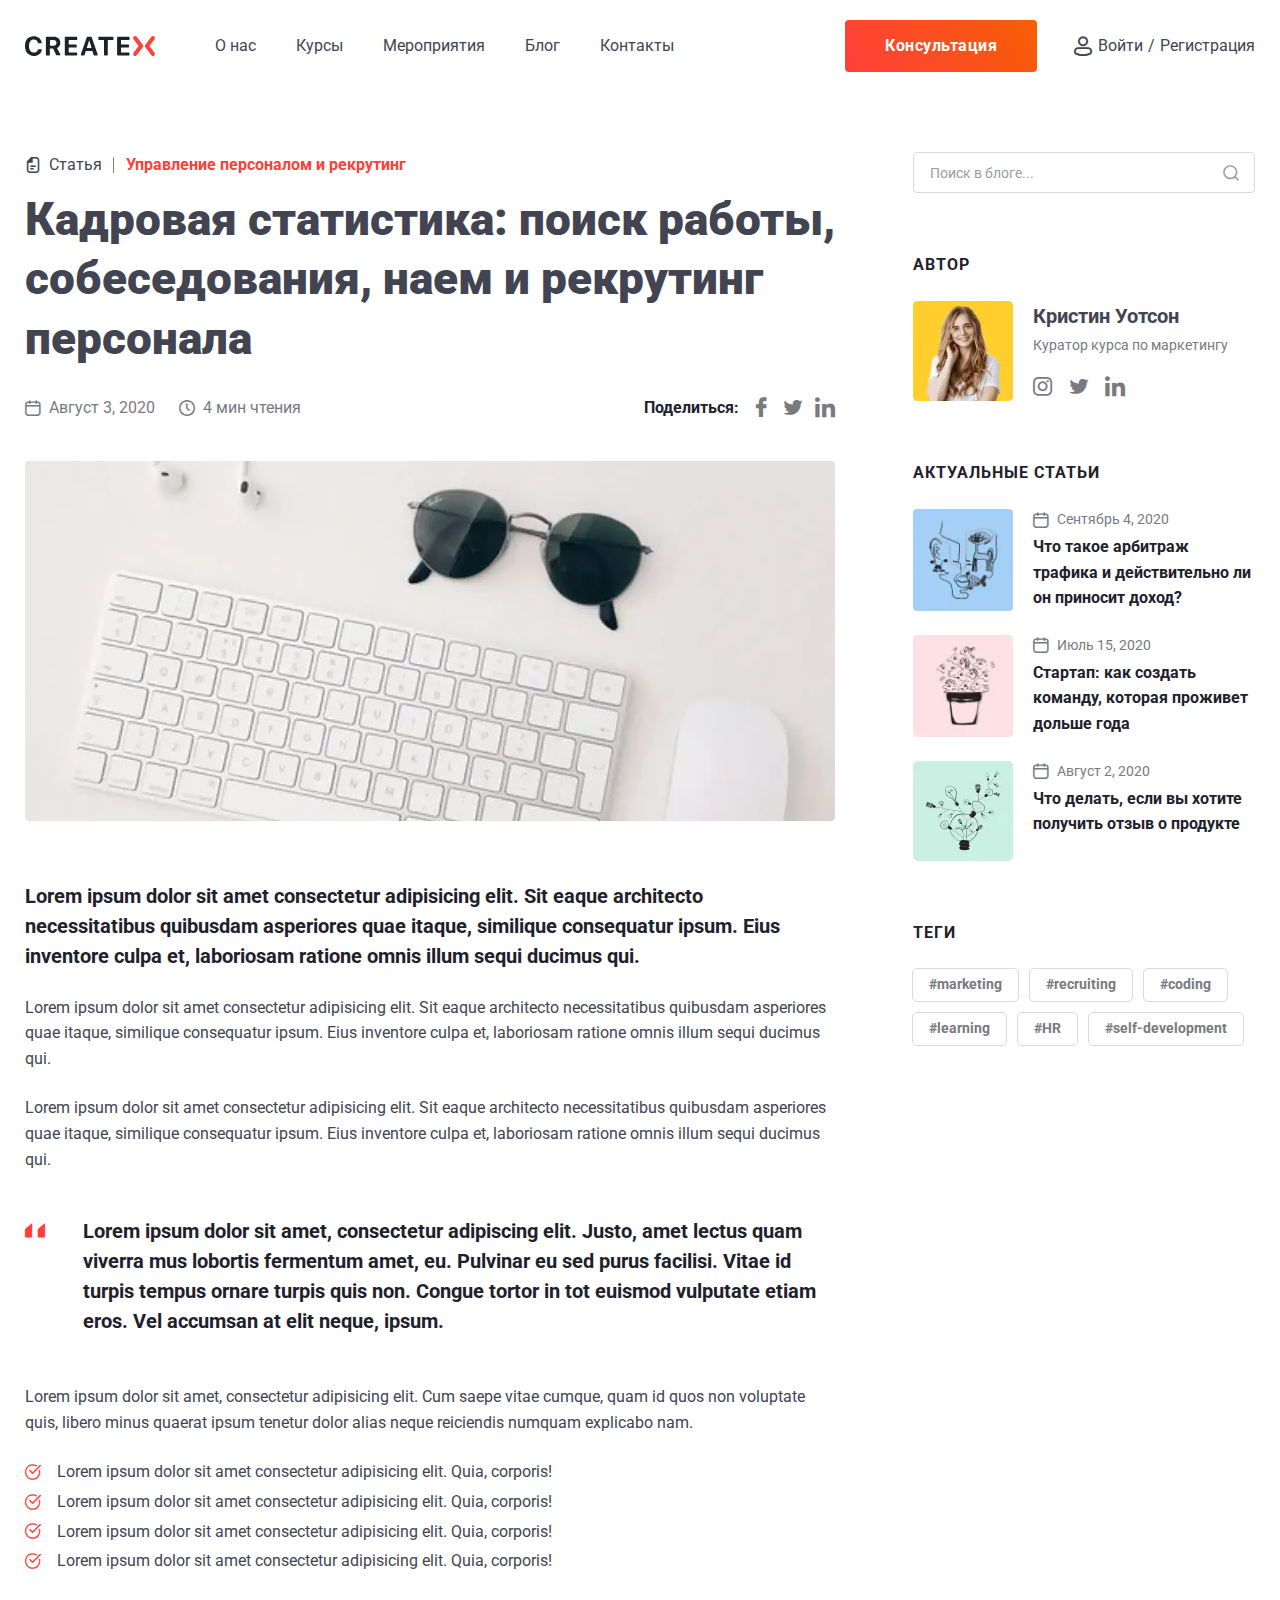
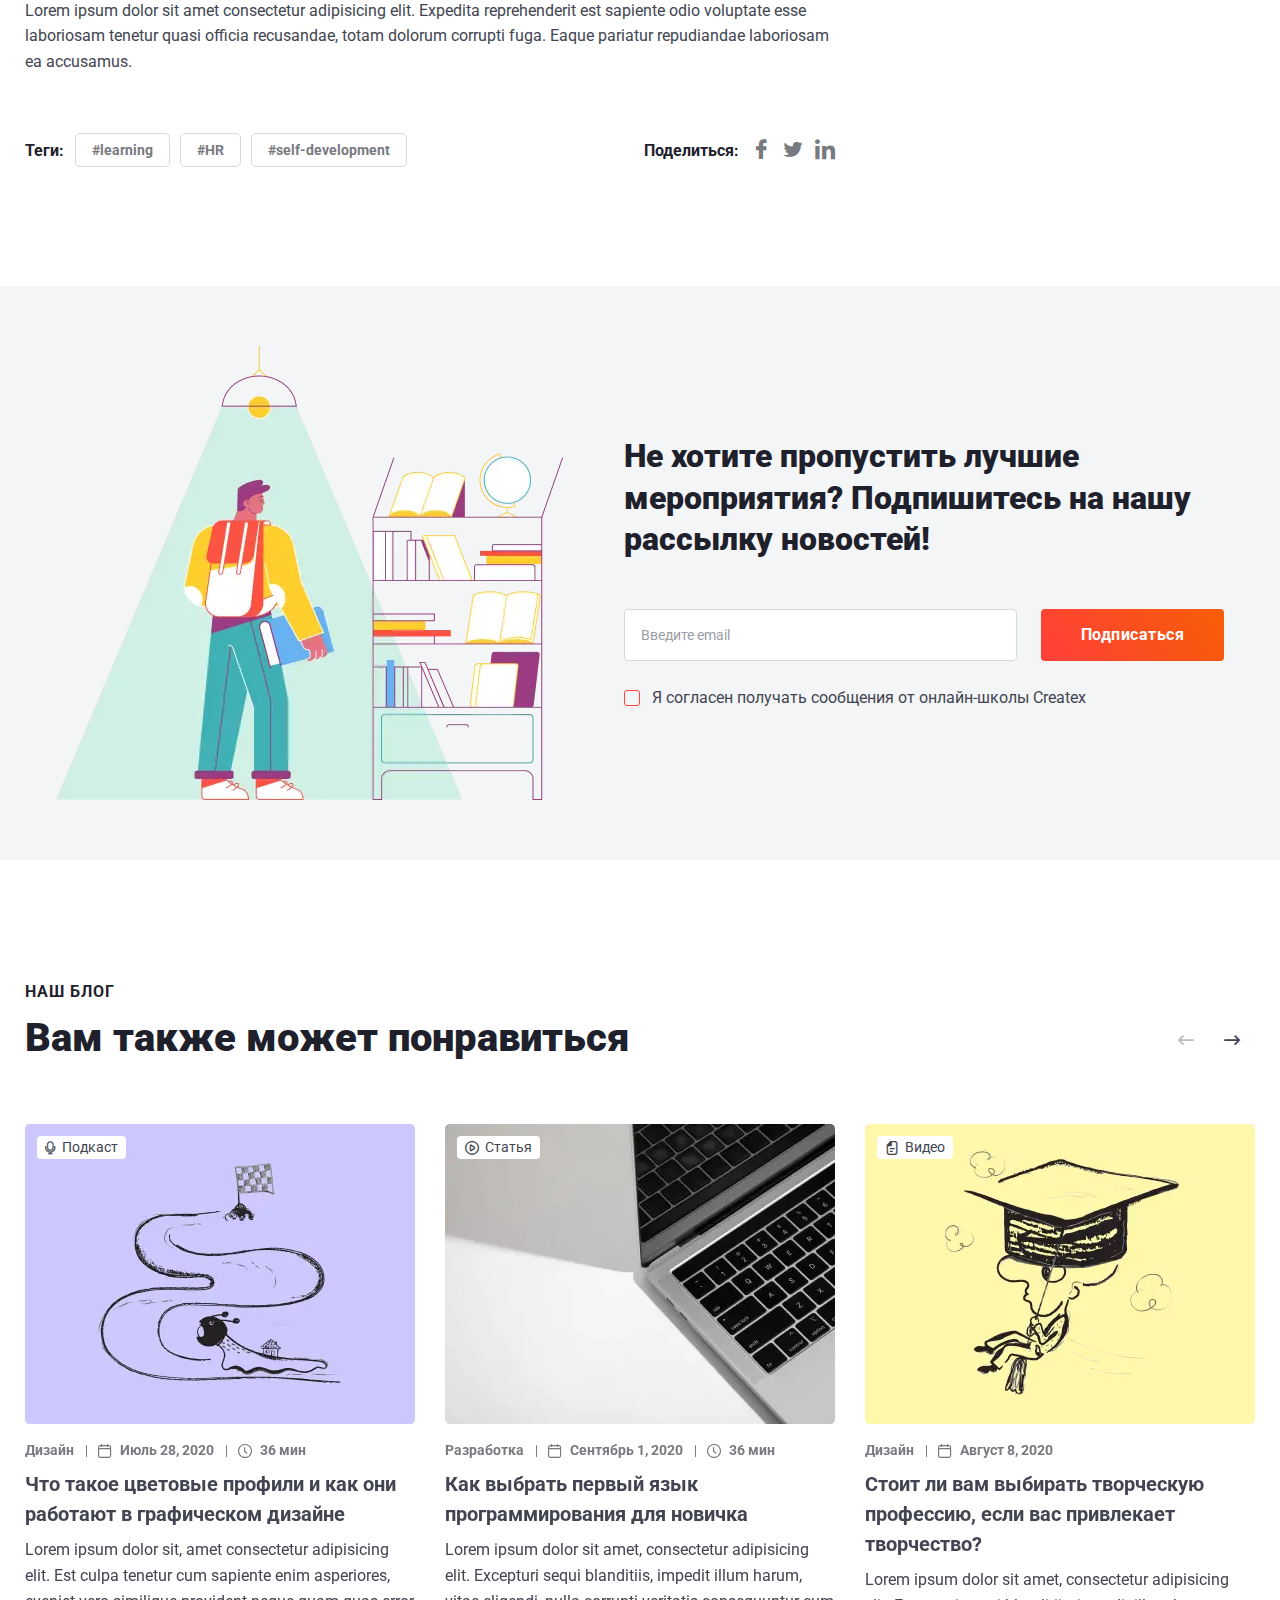
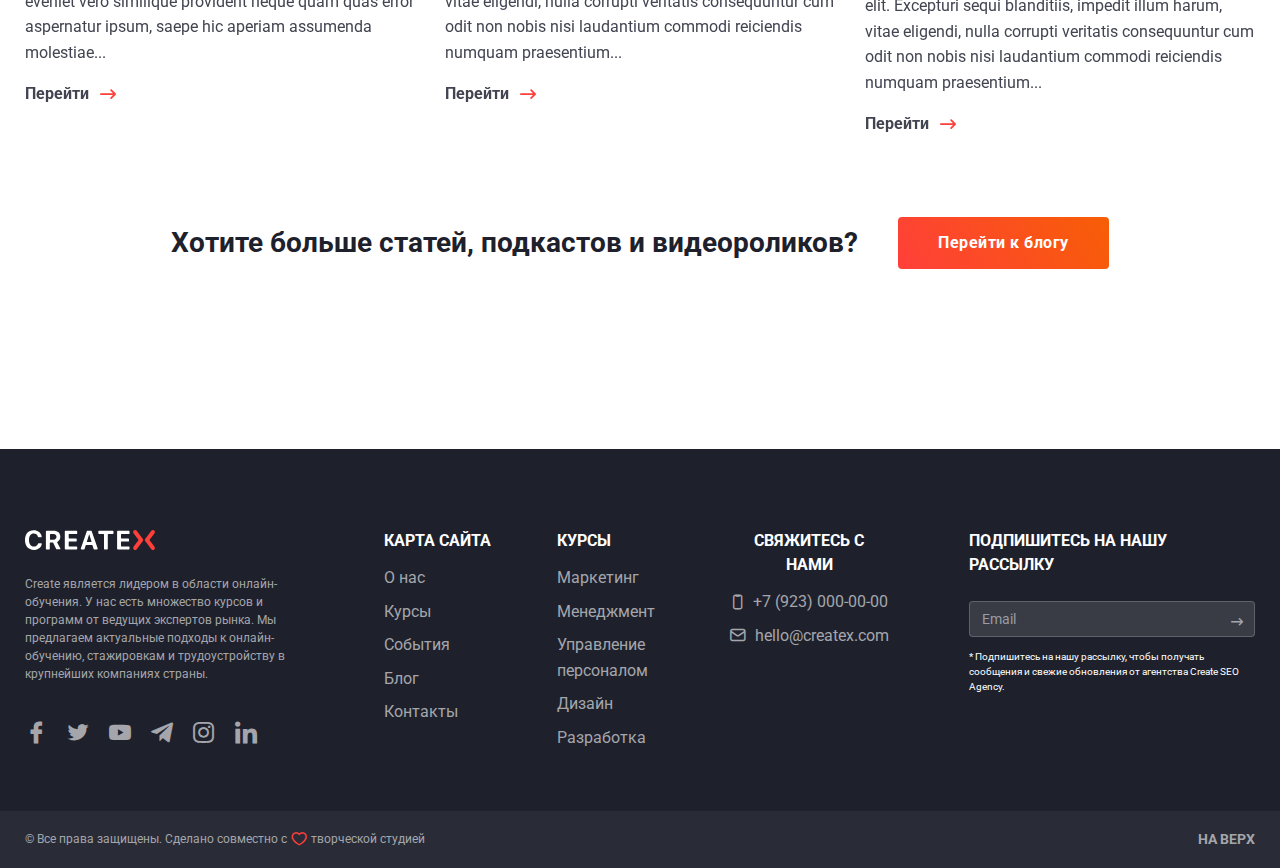
<file: single-post.html>
<!DOCTYPE html>
<html lang="ru">

<head>
	<title>Статья</title>
	<meta charset="UTF-8">
	<meta name="format-detection" content="telephone=no">
	<!-- <style>body{opacity: 0;}</style> -->
	<link rel="stylesheet" href="css/style.min.css?_v=20250206173104">
	<link rel="shortcut icon" href="favicon.ico">
	<!-- <meta name="robots" content="noindex, nofollow"> -->
	<meta name="viewport" content="width=device-width, initial-scale=1.0">
</head>

<body>
	<div class="wrapper">
		<header data-scroll="92" data-scroll-show class="header">
			<div class="header__container">
				<div class="header__body">
					<div class="header__column">
						<a href="home.html" class="header__logo">
							<img src="img/header/logo.svg" alt="logo">
						</a>
						<div class="header__menu menu">
							<nav class="menu__body">
								<ul class="menu__list">
									<li class="menu__item"><a class="menu__link" href="about-us.html">О нас</a></li>
									<li class="menu__item"><a class="menu__link" href="courses.html">Курсы</a></li>
									<li class="menu__item"><a class="menu__link" href="events.html">Мероприятия</a></li>
									<li class="menu__item"><a class="menu__link" href="blog.html">Блог</a></li>
									<li class="menu__item"><a class="menu__link" href="contacts.html">Контакты</a></li>
								</ul>
							</nav>
						</div>
					</div>
					<div class="header__column header__column_modified">
						<a data-da=".menu__body,590.98,1" href="#" class="header__button button button_bg">Консультация</a>
						<div data-da=".menu__body,400.98,2" class="header__authorization">
							<a href="#" data-popup=".log-in-popup" class="header__log-in">Войти</a>
							<a href="#" data-popup=".sign-up-popup" class="header__register">Регистрация</a>
						</div>
						<button type="button" class="header__icon icon-menu"><span></span></button>
					</div>
				</div>
			</div>
		</header>
		<main class="page">
			<section class="post">
				<div class="post__container">
					<div class="post__body body-post">
						<nav class="body-post__breadcrumbs breadcrumbs-post">
							<ul class="breadcrumbs-post__list">
								<li class="breadcrumbs-post__item breadcrumbs-post__item_modified">
									<a href="#" class="breadcrumbs-post__link">Статья</a>
								</li>
								<li class="breadcrumbs-post__item breadcrumbs-post__item_active">Управление персоналом и рекрутинг</li>
							</ul>
						</nav>
						<h2 class="body-post__title">Кадровая статистика: поиск работы, собеседования, наем и рекрутинг персонала</h2>
						<div class="body-post__info">
							<div class="body-post__meta">
								<div class="body-post__data">Август 3, 2020</div>
								<div class="body-post__time">4 мин чтения</div>
							</div>
							<div class="body-post__sharing sharing">
								<div class="sharing__title">Поделиться:</div>
								<a class="sharing__link sharing__link_facebook" href="#"></a>
								<a class="sharing__link sharing__link_twitter" href="#"></a>
								<a class="sharing__link sharing__link_linked-In" href="#"></a>
							</div>
						</div>
						<div class="body-post__image">
							<picture><source srcset="img/single-post/keyboard.webp" type="image/webp"><img src="img/single-post/keyboard.jpg" alt="image keyboard"></picture>
						</div>
						<div class="body-post__text">
							<p>Lorem ipsum dolor sit amet consectetur adipisicing elit. Sit eaque architecto necessitatibus quibusdam asperiores quae itaque, similique consequatur ipsum. Eius inventore culpa et, laboriosam ratione omnis illum sequi ducimus qui.</p>
							<p>Lorem ipsum dolor sit amet consectetur adipisicing elit. Sit eaque architecto necessitatibus quibusdam asperiores quae itaque, similique consequatur ipsum. Eius inventore culpa et, laboriosam ratione omnis illum sequi ducimus qui.</p>
							<p>Lorem ipsum dolor sit amet consectetur adipisicing elit. Sit eaque architecto necessitatibus quibusdam asperiores quae itaque, similique consequatur ipsum. Eius inventore culpa et, laboriosam ratione omnis illum sequi ducimus qui.</p>
							<div class="body-post__quote">Lorem ipsum dolor sit amet, consectetur adipiscing elit. Justo, amet lectus quam viverra mus lobortis fermentum amet, eu. Pulvinar eu sed purus facilisi. Vitae id turpis tempus ornare turpis quis non. Congue tortor in tot euismod vulputate etiam eros. Vel accumsan at elit neque, ipsum.</div>
							<div class="body-post__subject-heading">Lorem ipsum dolor sit amet, consectetur adipisicing elit. Cum saepe vitae cumque, quam id quos non voluptate quis, libero minus quaerat ipsum tenetur dolor alias neque reiciendis numquam explicabo nam.</div>
							<ul class="body-post__list">
								<li>Lorem ipsum dolor sit amet consectetur adipisicing elit. Quia, corporis!</li>
								<li>Lorem ipsum dolor sit amet consectetur adipisicing elit. Quia, corporis!</li>
								<li>Lorem ipsum dolor sit amet consectetur adipisicing elit. Quia, corporis!</li>
								<li>Lorem ipsum dolor sit amet consectetur adipisicing elit. Quia, corporis!</li>
							</ul>
							<p>Lorem ipsum dolor sit amet consectetur adipisicing elit. Expedita reprehenderit est sapiente odio voluptate esse laboriosam tenetur quasi officia recusandae, totam dolorum corrupti fuga. Eaque pariatur repudiandae laboriosam ea accusamus.</p>
						</div>
						<div class="body-post__bottom">
							<div class="body-post__tags tags-post-body">
								<div class="tags-post-body__title">Теги:</div>
								<a href="#" class="tags-post-body__tag tag">#learning</a>
								<a href="#" class="tags-post-body__tag tag">#HR</a>
								<a href="#" class="tags-post-body__tag tag">#self-development</a>
							</div>
							<div class="body-post__sharing sharing">
								<div class="sharing__title">Поделиться:</div>
								<a class="sharing__link sharing__link_facebook" href="#"></a>
								<a class="sharing__link sharing__link_twitter" href="#"></a>
								<a class="sharing__link sharing__link_linked-In" href="#"></a>
							</div>
						</div>
					</div>
					<div class="post__sidebar sidebar-post">
						<div class="sidebar-post__search">
							<input autocomplete="off" type="text" name="form[]" placeholder="Поиск в блоге..." class="input input_modified">
						</div>
						<div class="sidebar-post__card card-author">
							<div class="card-author__title">Автор</div>
							<div class="card-author__row">
								<a href="#" class="card-author__image-ibg">
									<picture><source srcset="img/single-post/photo-author.webp" type="image/webp"><img src="img/single-post/photo-author.jpg" alt="photo-author"></picture>
								</a>
								<div class="card-author__conttent">
									<div class="card-author__name">Кристин Уотсон</div>
									<div class="card-author__post">Куратор курса по маркетингу</div>
									<div class="card-author__socials">
										<a href="#" class="card-author__link card-author__link_instagram"></a>
										<a href="#" class="card-author__link card-author__link_twitter"></a>
										<a href="#" class="card-author__link card-author__link_linked-In"></a>
									</div>
								</div>
							</div>
						</div>
						<div class="sidebar-post__trending-articles articles-trending">
							<div class="articles-trending__title">Актуальные статьи</div>
							<div class="articles-trending__cards">
								<div class="articles-trending__card">
									<a href="#" class="articles-trending__image-ibg">
										<picture><source srcset="img/single-post/articles-photo1.webp" type="image/webp"><img src="img/single-post/articles-photo1.jpg" alt="articles-photo"></picture>
									</a>
									<div class="articles-trending__content">
										<div class="articles-trending__date">Сентябрь 4, 2020</div>
										<a href="#" class="articles-trending__name">Что такое арбитраж трафика и действительно ли он приносит доход?</a>
									</div>
								</div>
								<div class="articles-trending__card">
									<a href="#" class="articles-trending__image-ibg">
										<picture><source srcset="img/single-post/articles-photo2.webp" type="image/webp"><img src="img/single-post/articles-photo2.jpg" alt="articles-photo"></picture>
									</a>
									<div class="articles-trending__content">
										<div class="articles-trending__date">Июль 15, 2020</div>
										<a href="#" class="articles-trending__name">Стартап: как создать команду, которая проживет дольше года</a>
									</div>
								</div>
								<div class="articles-trending__card">
									<a href="#" class="articles-trending__image-ibg">
										<picture><source srcset="img/single-post/articles-photo3.webp" type="image/webp"><img src="img/single-post/articles-photo3.jpg" alt="articles-photo"></picture>
									</a>
									<div class="articles-trending__content">
										<div class="articles-trending__date">Август 2, 2020</div>
										<a href="#" class="articles-trending__name">Что делать, если вы хотите получить отзыв о продукте</a>
									</div>
								</div>
							</div>
						</div>
						<div class="sidebar-post__tags tags-sidebar-post">
							<div class="tags-sidebar-post__title">Теги</div>
							<div class="tags-sidebar-post__row">
								<a href="#" class="tags-sidebar-post__tag tag">#marketing</a>
								<a href="#" class="tags-sidebar-post__tag tag">#recruiting</a>
								<a href="#" class="tags-sidebar-post__tag tag">#coding</a>
								<a href="#" class="tags-sidebar-post__tag tag">#learning</a>
								<a href="#" class="tags-sidebar-post__tag tag">#HR</a>
								<a href="#" class="tags-sidebar-post__tag tag">#self-development</a>
							</div>
						</div>
					</div>
				</div>
			</section>
			<section class="subscribe-newsletter subscribe-newsletter_modified">
				<div class="subscribe-newsletter__container">
					<div class="subscribe-newsletter__image">
						<picture><source srcset="img/single-post/illustration.webp" type="image/webp"><img src="img/single-post/illustration.png" alt="illustration"></picture>
					</div>
					<div class="subscribe-newsletter__content">
						<h3 class="subscribe-newsletter__title">Не хотите пропустить лучшие мероприятия? Подпишитесь на нашу рассылку новостей!</h3>
						<form action="#" class="subscribe-newsletter__form">
							<div class="subscribe-newsletter__inner">
								<div class="subscribe-newsletter__email">
									<input data-required="email" data-error="Пожалуйста, укажите корректные данные." placeholder="Введите email" name="useremail" type="text" class="subscribe-newsletter__input input">
								</div>
								<button type="submit" class="subscribe-newsletter__button button button_bg">Подписаться</button>
							</div>
							<div class="subscribe-newsletter__checkbox checkbox">
								<input id="checkbox-subscribe" data-error="Error" type="checkbox" value="" name="form[]" class="checkbox__input">
								<label for="checkbox-subscribe" class="checkbox__label"><span class="checkbox__text">Я согласен получать сообщения от онлайн-школы Createx</span></label>
							</div>
						</form>
					</div>
				</div>
			</section>
			<section class="may-also-like">
				<div class="may-also-like__container">
					<div class="may-also-like__top">
						<div class="may-also-like__titles titles">
							<div class="titles__subtitle">Наш блог</div>
							<h2 class="titles__title">Вам также может понравиться</h2>
						</div>
						<div class="may-also-like__navigation">
							<div class="may-also-like__swiper-button-prev swiper-button-prev"></div>
							<div class="may-also-like__swiper-button-next swiper-button-next"></div>
						</div>
					</div>
					<div class="may-also-like__slider swiper">
						<div class="may-also-like__wrapper swiper-wrapper">
							<div class="may-also-like__slide slide-may-also-like swiper-slide">
								<article class="slide-may-also-like__card card-our-blog">
									<a href="#" class="card-our-blog__image-ibg">
										<picture><source srcset="img/our-blog/illustration4.webp" type="image/webp"><img src="img/our-blog/illustration4.jpg" alt="illustration"></picture>
										<div class="card-our-blog__badge card-our-blog__badge_podcast">Подкаст</div>
									</a>
									<div class="card-our-blog__info">
										<div class="card-our-blog__meta">
											<div class="card-our-blog__specialization">Дизайн</div>
											<div class="card-our-blog__date">Июль 28, 2020</div>
											<div class="card-our-blog__time">36 мин</div>
										</div>
										<h6 class="card-our-blog__title">Что такое цветовые профили и как они работают в графическом дизайне</h6>
										<div class="card-our-blog__text">
											<p>Lorem ipsum dolor sit, amet consectetur adipisicing elit. Est culpa tenetur cum sapiente enim asperiores, eveniet vero similique provident neque quam quas error aspernatur ipsum, saepe hic aperiam assumenda molestiae...</p>
										</div>
										<a href="#" class="card-our-blog__link">Перейти</a>
									</div>
								</article>
							</div>
							<div class="may-also-like__slide slide-may-also-like swiper-slide">
								<article class="slide-may-also-like__card card-our-blog">
									<a href="#" class="card-our-blog__image-ibg">
										<picture><source srcset="img/our-blog/laptop.webp" type="image/webp"><img src="img/our-blog/laptop.jpg" alt="image laptop"></picture>
										<div class="card-our-blog__badge card-our-blog__badge_video">Статья</div>
									</a>
									<div class="card-our-blog__info">
										<div class="card-our-blog__meta">
											<div class="card-our-blog__specialization">Разработка</div>
											<div class="card-our-blog__date">Сентябрь 1, 2020</div>
											<div class="card-our-blog__time">36 мин</div>
										</div>
										<h6 class="card-our-blog__title">Как выбрать первый язык программирования для новичка</h6>
										<div class="card-our-blog__text">
											<p>Lorem ipsum dolor sit amet, consectetur adipisicing elit. Excepturi sequi blanditiis, impedit illum harum, vitae eligendi, nulla corrupti veritatis consequuntur cum odit non nobis nisi laudantium commodi reiciendis numquam praesentium...</p>
										</div>
										<a href="#" class="card-our-blog__link">Перейти</a>
									</div>
								</article>
							</div>
							<div class="may-also-like__slide slide-may-also-like swiper-slide">
								<article class="slide-may-also-like__card card-our-blog">
									<a href="#" class="card-our-blog__image-ibg">
										<picture><source srcset="img/our-blog/illustration3.webp" type="image/webp"><img src="img/our-blog/illustration3.jpg" alt="illustration"></picture>
										<div class="card-our-blog__badge card-our-blog__badge_article">Видео</div>
									</a>
									<div class="card-our-blog__info">
										<div class="card-our-blog__meta">
											<div class="card-our-blog__specialization">Дизайн</div>
											<div class="card-our-blog__date">Август 8, 2020</div>
										</div>
										<h6 class="card-our-blog__title">Стоит ли вам выбирать творческую профессию, если вас привлекает творчество?</h6>
										<div class="card-our-blog__text">
											<p>Lorem ipsum dolor sit amet, consectetur adipisicing elit. Excepturi sequi blanditiis, impedit illum harum, vitae eligendi, nulla corrupti veritatis consequuntur cum odit non nobis nisi laudantium commodi reiciendis numquam praesentium...</p>
										</div>
										<a href="#" class="card-our-blog__link">Перейти</a>
									</div>
								</article>
							</div>
							<div class="may-also-like__slide slide-may-also-like swiper-slide">
								<article class="slide-may-also-like__card card-our-blog">
									<a href="#" class="card-our-blog__image-ibg">
										<picture><source srcset="img/our-blog/illustration1.webp" type="image/webp"><img src="img/our-blog/illustration1.jpg" alt="illustration"></picture>
										<div class="card-our-blog__badge card-our-blog__badge_podcast">Подкаст</div>
									</a>
									<div class="card-our-blog__info">
										<div class="card-our-blog__meta">
											<div class="card-our-blog__specialization">Маркетинг</div>
											<div class="card-our-blog__date">Сентябрь 4, 2020</div>
											<div class="card-our-blog__time">36 мин</div>
										</div>
										<h6 class="card-our-blog__title">Что такое арбитраж трафика и действительно ли он приносит доход?</h6>
										<div class="card-our-blog__text">
											<p>Lorem ipsum dolor sit amet, consectetur adipisicing elit. Excepturi sequi blanditiis, impedit illum harum, vitae eligendi, nulla corrupti veritatis consequuntur cum odit non nobis nisi laudantium commodi reiciendis numquam praesentium...</p>
										</div>
										<a href="#" class="card-our-blog__link">Перейти</a>
									</div>
								</article>
							</div>
							<div class="may-also-like__slide slide-may-also-like swiper-slide">
								<article class="slide-may-also-like__card card-our-blog">
									<a href="#" class="card-our-blog__image-ibg">
										<picture><source srcset="img/our-blog/illustration2.webp" type="image/webp"><img src="img/our-blog/illustration2.jpg" alt="illustration"></picture>
										<div class="card-our-blog__badge card-our-blog__badge_video">Видео</div>
									</a>
									<div class="card-our-blog__info">
										<div class="card-our-blog__meta">
											<div class="card-our-blog__specialization">Менеджмент</div>
											<div class="card-our-blog__date">Август 25, 2020</div>
											<div class="card-our-blog__time">45 мин</div>
										</div>
										<h6 class="card-our-blog__title">Что делать и к кому обратиться, если вы хотите получить отзыв о продукте</h6>
										<div class="card-our-blog__text">
											<p>Lorem ipsum dolor sit amet, consectetur adipisicing elit. Excepturi sequi blanditiis, impedit illum harum, vitae eligendi, nulla corrupti veritatis consequuntur cum odit non nobis nisi laudantium commodi reiciendis numquam praesentium...</p>
										</div>
										<a href="#" class="card-our-blog__link">Перейти</a>
									</div>
								</article>
							</div>
							<div class="may-also-like__slide slide-may-also-like swiper-slide">
								<article class="slide-may-also-like__card card-our-blog">
									<a href="#" class="card-our-blog__image-ibg">
										<picture><source srcset="img/our-blog/illustration5.webp" type="image/webp"><img src="img/our-blog/illustration5.jpg" alt="illustration"></picture>
										<div class="card-our-blog__badge card-our-blog__badge_video">Видео</div>
									</a>
									<div class="card-our-blog__info">
										<div class="card-our-blog__meta">
											<div class="card-our-blog__specialization">Менеджмент</div>
											<div class="card-our-blog__date">Июль 15, 2020</div>
											<div class="card-our-blog__time">45 мин</div>
										</div>
										<h6 class="card-our-blog__title">Стартап: как создать команду, которая проживет дольше года</h6>
										<div class="card-our-blog__text">
											<p>Lorem ipsum dolor sit amet, consectetur adipisicing elit. Excepturi sequi blanditiis, impedit illum harum, vitae eligendi, nulla corrupti veritatis consequuntur cum odit non nobis nisi laudantium commodi reiciendis numquam praesentium...</p>
										</div>
										<a href="#" class="card-our-blog__link">Перейти</a>
									</div>
								</article>
							</div>
							<div class="may-also-like__slide slide-may-also-like swiper-slide">
								<article class="slide-may-also-like__card card-our-blog">
									<a href="#" class="card-our-blog__image-ibg">
										<picture><source srcset="img/our-blog/schreibmaschine.webp" type="image/webp"><img src="img/our-blog/schreibmaschine.jpg" alt="illustration"></picture>
										<div class="card-our-blog__badge card-our-blog__badge_article">Статья</div>
									</a>
									<div class="card-our-blog__info">
										<div class="card-our-blog__meta">
											<div class="card-our-blog__specialization">Маркетинг</div>
											<div class="card-our-blog__date">Июль 9, 2020</div>
										</div>
										<h6 class="card-our-blog__title">Как заставить клиентов полюбить ваш бизнес с самого начала</h6>
										<div class="card-our-blog__text">
											<p>Lorem ipsum dolor sit amet, consectetur adipisicing elit. Excepturi sequi blanditiis, impedit illum harum, vitae eligendi, nulla corrupti veritatis consequuntur cum odit non nobis nisi laudantium commodi reiciendis numquam praesentium...</p>
										</div>
										<a href="#" class="card-our-blog__link">Перейти</a>
									</div>
								</article>
							</div>
						</div>
					</div>
					<div class="may-also-like__bottom">
						<div class="may-also-like__slogan">Хотите больше статей, подкастов и видеороликов?</div>
						<a href="#" class="may-also-like__button button button_bg">Перейти к блогу</a>
					</div>
				</div>
			</section>
		</main>
		<footer class="footer">
			<div class="footer__container">
				<div class="footer__top">
					<div class="footer__description">
						<div class="footer__logo">
							<img src="img/footer/logo.svg" alt="logo">
						</div>
						<div class="footer__info">
							<p>Create является лидером в области онлайн-обучения. У нас есть множество курсов и программ от ведущих экспертов рынка. Мы предлагаем актуальные подходы к онлайн-обучению, стажировкам и трудоустройству в крупнейших компаниях страны.</p>
						</div>
						<div class="footer__icons icons-footer">
							<a href="#" class="icons-footer__link _icon-facebook"></a>
							<a href="#" class="icons-footer__link _icon-twitter"></a>
							<a href="#" class="icons-footer__link _icon-youtube"></a>
							<a href="#" class="icons-footer__link _icon-telegram"></a>
							<a href="#" class="icons-footer__link _icon-instagram"></a>
							<a href="#" class="icons-footer__link _icon-linked-In"></a>
						</div>
					</div>
					<div data-spollers="479.98" data-one-spoller class="footer__columns spollers-footer">
						<div class="spollers-footer__item">
							<button type="button" data-spoller class="spollers-footer__title">КАРТА САЙТА</button>
							<div class="spollers-footer__body">
								<nav class="spoller-footer__menu menu-footer">
									<ul class="menu-footer__list">
										<li class="menu-footer__item"><a href="#" class="menu-footer__link">О нас</a></li>
										<li class="menu-footer__item"><a href="#" class="menu-footer__link">Курсы</a></li>
										<li class="menu-footer__item"><a href="#" class="menu-footer__link">События</a></li>
										<li class="menu-footer__item"><a href="#" class="menu-footer__link">Блог</a></li>
										<li class="menu-footer__item"><a href="#" class="menu-footer__link">Контакты</a></li>
									</ul>
								</nav>
							</div>
						</div>
						<div class="spollers-footer__item">
							<button type="button" data-spoller class="spollers-footer__title">КУРСЫ</button>
							<div class="spollers-footer__body">
								<nav class="spoller-footer__menu menu-footer">
									<ul class="menu-footer__list">
										<li class="menu-footer__item"><a href="#" class="menu-footer__link">Маркетинг</a></li>
										<li class="menu-footer__item"><a href="#" class="menu-footer__link">Менеджмент</a></li>
										<li class="menu-footer__item"><a href="#" class="menu-footer__link">Управление персоналом</a></li>
										<li class="menu-footer__item"><a href="#" class="menu-footer__link">Дизайн</a></li>
										<li class="menu-footer__item"><a href="#" class="menu-footer__link">Разработка</a></li>
									</ul>
								</nav>
							</div>
						</div>
						<div class="spollers-footer__item spollers-footer__item_big">
							<button type="button" data-spoller class="spollers-footer__title">СВЯЖИТЕСЬ С НАМИ</button>
							<div class="spollers-footer__body">
								<nav class="spoller-footer__menu menu-footer">
									<ul class="menu-footer__list">
										<li class="menu-footer__item menu-footer__item_tel"><a href="tel:+79230000000" class="menu-footer__link">+7 (923) 000-00-00</a></li>
										<li class="menu-footer__item menu-footer__item_mail"><a href="mailto:hello@createx.com" class="menu-footer__link">hello@createx.com</a></li>
									</ul>
								</nav>
							</div>
						</div>
					</div>
					<div class="footer__sign-up sign-up-footer">
						<div class="sign-up-footer__title">ПОДПИШИТЕСЬ НА НАШУ РАССЫЛКУ</div>
						<form action="#" class="sign-up-footer__form">
							<div class="sign-up-footer__mail">
								<input data-validate data-required="email" data-error="Пожалуйста, укажите корректные данные." class="sign-up-footer__input input" type="text" name="email" placeholder="Email">
								<button type="submit" class="sign-up-footer__button"></button>
							</div>
						</form>
						<div class="sign-up-footer__text">
							<p>* Подпишитесь на нашу рассылку, чтобы получать сообщения и свежие обновления от агентства Create SEO Agency.</p>
						</div>
					</div>
				</div>
				<div class="footer__botom">
					<div class="footer__all-rights">© Все права защищены. Сделано совместно с <span></span> творческой студией</div>
					<a data-goto=".header" href="#" class="footer__go-top">НА ВЕРХ</a>
				</div>
			</div>
		</footer>
	</div>
	<div aria-hidden="true" class="log-in-popup popup">
		<div class="popup__wrapper">
			<div class="popup__content">
				<button data-close type="button" class="popup__close"></button>
				<div class="popup__body">
					<h2 class="popup__title">Авторизация</h2>
					<div class="popup__info">Войдите в свою учетную запись, используя адрес электронной почты и пароль, указанные при регистрации.</div>
					<form action="#" class="popup__form">
						<div class="popup__items">
							<div class="popup__item item-popup">
								<label for="signin-useremail" class="item-popup__label">Email</label>
								<div class="item-popup__inner">
									<input data-validate data-required="email" data-error="Пожалуйста, укажите корректные данные." type="text" name="signin-useremail" id="signin-useremail" placeholder="Введите email" class="item-popup__input input">
								</div>
							</div>
							<div class="popup__item item-popup">
								<label for="signin-userpassword" class="item-popup__label">Пароль</label>
								<div class="item-popup__inner">
									<input data-validate data-required data-error="Пожалуйста, укажите корректные данные." type="password" name="signin-userpassword" id="signin-userpassword" placeholder="Введите пароль" class="item-popup__input input">
									<button class="item-popup__viewpass" type="button"></button>
								</div>
							</div>
						</div>
						<div class="popup__inner">
							<div class="popup__checkbox checkbox">
								<input id="signin-signed" class="checkbox__input" type="checkbox" value="1" name="signin-signed">
								<label for="signin-signed" class="checkbox__label">Запомнить меня</label>
							</div>
							<a href="#" class="popup__forgot-password">Забыли пароль?</a>
						</div>
						<button type="submit" class="popup__button button button_bg button_mini">Войти</button>
					</form>
					<div class="popup__have-an-account">У вас нет учетной записи? <a href="#" data-popup=".sign-up-popup">Зарегистрироваться</a></div>
					<div class="popup__bottom">
						<div class="popup__alternative-account-options">Войдите в систему с помощью</div>
						<div class="popup__icons">
							<a href="#" class="popup__icon popup__icon_facebook"></a>
							<a href="#" class="popup__icon popup__icon_google"></a>
							<a href="#" class="popup__icon popup__icon_twitter"></a>
							<a href="#" class="popup__icon popup__icon_inked-In"></a>
						</div>
					</div>
				</div>
			</div>
		</div>
	</div>
	<div aria-hidden="true" class="sign-up-popup popup">
		<div class="popup__wrapper">
			<div class="popup__content">
				<button data-close type="button" class="popup__close"></button>
				<div class="popup__body">
					<h2 class="popup__title">Регистрация</h2>
					<div class="popup__info">Регистрация занимает меньше минуты, но дает вам полный контроль над своим обучением.</div>
					<form action="#" class="popup__form">
						<div class="popup__items">
							<div class="popup__item item-popup">
								<label for="signup-username" class="item-popup__label">ФИО</label>
								<div class="item-popup__inner">
									<input data-validate data-required data-error="Пожалуйста, укажите корректные данные." type="text" name="signup-username" id="signup-username" placeholder="Введите полное имя" class="item-popup__input input">
								</div>
							</div>
							<div class="popup__item item-popup">
								<label for="signup-useremail" class="item-popup__label">Email</label>
								<div class="item-popup__inner">
									<input data-validate data-required="email" data-error="Пожалуйста, укажите корректные данные." type="text" name="signup-useremail" id="signup-useremail" placeholder="Введите email" class="item-popup__input input">
								</div>
							</div>
							<div class="popup__item item-popup">
								<label for="signup-userpassword" class="item-popup__label">Пароль</label>
								<div class="item-popup__inner">
									<input data-validate data-required data-error="Пожалуйста, укажите корректные данные." type="password" name="signup-userpassword" id="signup-userpassword" placeholder="Введите пароль" class="item-popup__input input">
									<button class="item-popup__viewpass" type="button"></button>
								</div>
							</div>
							<div class="popup__item item-popup">
								<label for="signup-confirmrpassword" class="item-popup__label">Подтвердите пароль</label>
								<div class="item-popup__inner">
									<input data-validate data-required data-error="Пожалуйста, укажите корректные данные." type="password" name="signup-confirmrpassword" id="signup-confirmrpassword" placeholder="Введите пароль" class="item-popup__input input">
									<button class="item-popup__viewpass" type="button"></button>
								</div>
							</div>
						</div>
						<div class="popup__inner">
							<div class="popup__checkbox checkbox">
								<input id="signup-remember" class="checkbox__input" type="checkbox" value="1" name="signup-remember">
								<label for="signup-remember" class="checkbox__label">Запомнить меня</label>
							</div>
						</div>
						<button type="submit" class="popup__button button button_bg button_mini">Зарегистрироваться</button>
					</form>
					<div class="popup__have-an-account">У вас уже есть учетная запись? <a href="#" data-popup=".log-in-popup">Авторизация</a></div>
					<div class="popup__bottom">
						<div class="popup__alternative-account-options">Войти в систему с помощью</div>
						<div class="popup__icons">
							<a href="#" class="popup__icon popup__icon_facebook"></a>
							<a href="#" class="popup__icon popup__icon_google"></a>
							<a href="#" class="popup__icon popup__icon_twitter"></a>
							<a href="#" class="popup__icon popup__icon_inked-In"></a>
						</div>
					</div>
				</div>
			</div>
		</div>
	</div>
	<script src="js/app.min.js?_v=20250206173104"></script>
</body>

</html>
</file>
<file: css/style.min.css>
@charset "UTF-8";@import url('https://fonts.googleapis.com/css2?family=Roboto:wght@400;700;900&display=swap');@font-face{font-family:icons;font-display:swap;src:url(../fonts/icons.woff2) format("woff2"),url(../fonts/icons.woff) format("woff");font-weight:400;font-style:normal}._spoller-init .spollers-course-program__title::before,._viewpass-active::after,.articles-trending__date::before,.blog__search::before,.body-post__data::before,.body-post__list li::before,.body-post__quote::before,.body-post__time::before,.breadcrumbs-post__item_modified::before,.card-author__link_instagram::before,.card-author__link_linked-In::before,.card-author__link_twitter::before,.card-directions__button::after,.card-our-blog__badge_article::before,.card-our-blog__badge_podcast::before,.card-our-blog__badge_video::before,.card-our-blog__date::before,.card-our-blog__link::after,.card-our-blog__time::before,.card-team__icon_facebook::before,.card-team__icon_instagram::before,.card-team__icon_linked-In::before,.catalog__search::before,.contact-info__ikon_facebook::before,.contact-info__ikon_instagram::before,.contact-info__ikon_linked-in::before,.contact-info__ikon_telegram::before,.contact-info__ikon_twitter::before,.contact-info__ikon_you-tube::before,.contact-info__label_address::before,.contact-info__label_chat::before,.contact-info__label_iphone::before,.core-values__ikon_calendar::before,.core-values__ikon_chat::before,.core-values__ikon_structure::before,.core-values__ikon_target::before,.course-curator__icon_behance::before,.course-curator__icon_facebook::before,.course-curator__icon_instagram::before,.course-curator__icon_linked-In::before,.course-curator__icon_twitter::before,.course-curator__item_courses::before,.course-curator__item_rate::before,.course-curator__item_students::before,.footer__all-rights span::before,.header__authorization::before,.item-popup__viewpass::before,.list__item::before,.menu-blog__item_articles::before,.menu-blog__item_podcasts::before,.menu-blog__item_videos::before,.menu-footer__item_mail::before,.menu-footer__item_tel::before,.menu-online-courses__button::before,.pagination__arrow_left::before,.pagination__arrow_right::before,.popup__icon:before,.select__value:after,.sharing__link_facebook::before,.sharing__link_linked-In::before,.sharing__link_twitter::before,.showreel__button::before,.sidebar-post__search::before,.sign-up-footer__button::before,.slide-testimonials__quote::before,.swiper-button-next::before,.swiper-button-prev::before,.tabs-our-benefits__title_chat::before,.tabs-our-benefits__title_layouts::before,.tabs-our-benefits__title_like::before,.tabs-our-benefits__title_star::before,.view-catalog__item_grid::before,.view-catalog__item_list::before,[class*=_icon-]:before{font-family:icons;font-style:normal;font-weight:400;font-variant:normal;text-transform:none;line-height:1;-webkit-font-smoothing:antialiased;-moz-osx-font-smoothing:grayscale}[class*=_icon-]:before{display:block}._icon-up-down-select:before{content:"\e926"}._icon-down-chevron:before{content:"\e927"}._icon-plus:before,._spoller-init .spollers-course-program__title:before{content:"\e925"}._icon-arrow-left:before,.pagination__arrow_left:before,.swiper-button-prev:before{content:"\e900"}._icon-arrow-right:before,.pagination__arrow_right:before,.sign-up-footer__button:before,.swiper-button-next:before{content:"\e901"}._icon-behance:before,.course-curator__icon_behance:before{content:"\e902"}._icon-braces:before,.body-post__quote:before,.slide-testimonials__quote:before{content:"\e903"}._icon-calendar:before,.articles-trending__date:before,.body-post__data:before,.card-our-blog__date:before{content:"\e904"}._icon-chat:before,.contact-info__label_chat:before,.tabs-our-benefits__title_chat:before{content:"\e905"}._icon-check:before,.body-post__list li:before,.list__item:before{content:"\e906"}._icon-clock:before,.body-post__time:before,.card-our-blog__time:before{content:"\e907"}._icon-closed-eye:before{content:"\e908"}._icon-convert:before{content:"\e909"}._icon-eyes:before,.item-popup__viewpass:before{content:"\e90a"}._icon-facebook:before,.card-team__icon_facebook:before,.contact-info__ikon_facebook:before,.course-curator__icon_facebook:before,.popup__icon_facebook:before,.sharing__link_facebook:before{content:"\e90b"}._icon-files:before,.breadcrumbs-post__item_modified:before,.card-our-blog__badge_article:before,.menu-blog__item_articles:before{content:"\e90c"}._icon-google:before,.popup__icon_google:before{content:"\e90d"}._icon-grid:before,.view-catalog__item_grid:before{content:"\e90e"}._icon-heart:before,.footer__all-rights span:before{content:"\e90f"}._icon-ic-calendar:before,.core-values__ikon_calendar:before{content:"\e910"}._icon-ic-chat:before,.core-values__ikon_chat:before{content:"\e911"}._icon-ic-structure:before,.core-values__ikon_structure:before{content:"\e912"}._icon-ic-target:before,.core-values__ikon_target:before{content:"\e913"}._icon-instagram:before,.card-author__link_instagram:before,.card-team__icon_instagram:before,.contact-info__ikon_instagram:before,.course-curator__icon_instagram:before{content:"\e914"}._icon-iphone:before,.contact-info__label_iphone:before,.menu-footer__item_tel:before{content:"\e915"}._icon-layouts:before,.tabs-our-benefits__title_layouts:before{content:"\e916"}._icon-like:before,.tabs-our-benefits__title_like:before{content:"\e917"}._icon-linked-In:before,.card-author__link_linked-In:before,.card-team__icon_linked-In:before,.contact-info__ikon_linked-in:before,.course-curator__icon_linked-In:before,.popup__icon_inked-In:before,.sharing__link_linked-In:before{content:"\e918"}._icon-list:before,.view-catalog__item_list:before{content:"\e919"}._icon-mail:before,.menu-footer__item_mail:before{content:"\e91a"}._icon-mic:before,.card-our-blog__badge_podcast:before,.menu-blog__item_podcasts:before{content:"\e91b"}._icon-navigation:before,.contact-info__label_address:before{content:"\e91c"}._icon-play-btn:before,.showreel__button:before{content:"\e91d"}._icon-play:before,.card-our-blog__badge_video:before,.course-curator__item_courses:before,.menu-blog__item_videos:before{content:"\e91e"}._icon-profile:before,.course-curator__item_students:before,.header__authorization:before{content:"\e91f"}._icon-search:before,.blog__search:before,.catalog__search:before,.menu-online-courses__button:before,.sidebar-post__search:before{content:"\e920"}._icon-star:before,.course-curator__item_rate:before,.tabs-our-benefits__title_star:before{content:"\e921"}._icon-telegram:before,.contact-info__ikon_telegram:before{content:"\e922"}._icon-twitter:before,.card-author__link_twitter:before,.contact-info__ikon_twitter:before,.course-curator__icon_twitter:before,.popup__icon_twitter:before,.sharing__link_twitter:before{content:"\e923"}._icon-youtube:before,.contact-info__ikon_you-tube:before{content:"\e924"}*{padding:0;margin:0;border:0}*,:after,:before{-webkit-box-sizing:border-box;box-sizing:border-box}body,html{height:100%;min-width:320px}body{color:#424551;line-height:1;font-family:Roboto;font-size:1rem;-ms-text-size-adjust:100%;-moz-text-size-adjust:100%;-webkit-text-size-adjust:100%;-webkit-font-smoothing:antialiased;-moz-osx-font-smoothing:grayscale}button,input,textarea{font-family:Roboto;font-size:inherit}button{cursor:pointer;color:inherit;background-color:inherit;font:inherit}a{color:inherit}a:link,a:visited{text-decoration:none}a:hover{text-decoration:none}ul li{list-style:none}img{vertical-align:top}h1,h2,h3,h4,h5,h6{font-weight:inherit;font-size:inherit}.lock body{overflow:hidden;-ms-touch-action:none;touch-action:none}.wrapper{min-height:100%;display:-webkit-box;display:-ms-flexbox;display:flex;-webkit-box-orient:vertical;-webkit-box-direction:normal;-ms-flex-direction:column;flex-direction:column;overflow:hidden}.wrapper>main{-webkit-box-flex:1;-ms-flex:1 1 auto;flex:1 1 auto}.wrapper>*{min-width:0}[class*=__container]{max-width:76.875rem;-webkit-box-sizing:content-box;box-sizing:content-box;margin:0 auto;padding:0 .9375rem}input[type=email],input[type=tel],input[type=text],textarea{-webkit-appearance:none;-moz-appearance:none;appearance:none}.input{border-radius:.25rem!important;width:100%;height:100%;display:block;padding:.71875rem 1rem;font-size:.875rem;outline:0;color:#424551;border:.0625rem solid #d7dadd;line-height:1.5}.input_modified{padding:.71875rem 2.625rem .71875rem 1rem}.input::-webkit-input-placeholder{color:#9a9ca5}.input::-moz-placeholder{color:#9a9ca5}.input:-ms-input-placeholder{color:#9a9ca5}.input::-ms-input-placeholder{color:#9a9ca5}.input::placeholder{color:#9a9ca5}.input:-webkit-autofill{-webkit-transition:all 5000s ease-in-out 0s;transition:all 5000s ease-in-out 0s}.input._form-error{-webkit-transition:all .3s ease 0s;transition:all .3s ease 0s;border:1px solid #ff4242}textarea.input{resize:none;padding:0 0}.form__error{font-size:.75rem;line-height:1.5;color:#ff4242}@supports (padding-top:clamp(0.125rem ,0.0824468085rem + 0.2127659574vw ,0.25rem)){.form__error{padding-top:clamp(.125rem ,.0824468085rem + .2127659574vw ,.25rem)}}@supports not (padding-top:clamp(0.125rem ,0.0824468085rem + 0.2127659574vw ,0.25rem)){.form__error{padding-top:calc(.125rem + .125 * (100vw - 20rem)/ 58.75)}}.checkbox{position:relative}.checkbox:not(:last-child){margin-bottom:.3125em}.checkbox__input{position:absolute;width:0;height:0;opacity:0}.checkbox__input:checked+.checkbox__label:before{background:#ff3f3a url(../img/popup/icon-checkbox.svg) 50% 50% no-repeat}.checkbox__label{cursor:pointer;display:-webkit-inline-box;display:-ms-inline-flexbox;display:inline-flex;position:relative;line-height:1.6}@supports (font-size:clamp(0.875rem ,0.8324468085rem + 0.2127659574vw ,1rem)){.checkbox__label{font-size:clamp(.875rem ,.8324468085rem + .2127659574vw ,1rem)}}@supports not (font-size:clamp(0.875rem ,0.8324468085rem + 0.2127659574vw ,1rem)){.checkbox__label{font-size:calc(.875rem + .125 * (100vw - 20rem)/ 58.75)}}@supports ((-moz-column-gap:clamp(0.5rem ,0.414893617rem + 0.4255319149vw ,0.75rem)) or (column-gap:clamp(0.5rem ,0.414893617rem + 0.4255319149vw ,0.75rem))){.checkbox__label{-webkit-column-gap:clamp(.5rem ,.414893617rem + .4255319149vw ,.75rem);-moz-column-gap:clamp(.5rem ,.414893617rem + .4255319149vw ,.75rem);column-gap:clamp(.5rem ,.414893617rem + .4255319149vw ,.75rem)}}@supports not ((-moz-column-gap:clamp(0.5rem ,0.414893617rem + 0.4255319149vw ,0.75rem)) or (column-gap:clamp(0.5rem ,0.414893617rem + 0.4255319149vw ,0.75rem))){.checkbox__label{-webkit-column-gap:calc(.5rem + .25 * (100vw - 20rem)/ 58.75);-moz-column-gap:calc(.5rem + .25 * (100vw - 20rem)/ 58.75);column-gap:calc(.5rem + .25 * (100vw - 20rem)/ 58.75)}}.checkbox__label:before{content:"";-webkit-box-flex:0;-ms-flex:0 0 16px;flex:0 0 16px;width:16px;height:16px;border:1px solid #ff3f3a;border-radius:3px}@supports (margin-top:clamp(0.25rem ,0.2287234043rem + 0.1063829787vw ,0.3125rem)){.checkbox__label:before{margin-top:clamp(.25rem ,.2287234043rem + .1063829787vw ,.3125rem)}}@supports not (margin-top:clamp(0.25rem ,0.2287234043rem + 0.1063829787vw ,0.3125rem)){.checkbox__label:before{margin-top:calc(.25rem + .0625 * (100vw - 20rem)/ 58.75)}}.select{position:relative;width:10rem}.select._select-open .select__title{border-bottom-left-radius:0;border-bottom-right-radius:0}.select_mini{width:4.5rem}.select__body{position:relative}.select__title{color:inherit;text-align:left;border:.0625rem solid #d7dadd;border-radius:.25rem;line-height:1.5;cursor:pointer;width:100%}@supports (font-size:clamp(0.75rem ,0.7074468085rem + 0.2127659574vw ,0.875rem)){.select__title{font-size:clamp(.75rem ,.7074468085rem + .2127659574vw ,.875rem)}}@supports not (font-size:clamp(0.75rem ,0.7074468085rem + 0.2127659574vw ,0.875rem)){.select__title{font-size:calc(.75rem + .125 * (100vw - 20rem)/ 58.75)}}.select__value{display:-webkit-box;display:-ms-flexbox;display:flex;-webkit-box-align:center;-ms-flex-align:center;align-items:center;height:2.75rem;white-space:nowrap;padding:0 1rem;gap:.625rem}.select__value>*{-webkit-box-flex:1;-ms-flex:1 1 auto;flex:1 1 auto}.select__value:after{content:"\e927";font-size:5px;-ms-flex-item-align:stretch;-ms-grid-row-align:stretch;align-self:stretch;-webkit-box-flex:0;-ms-flex:0 0 10px;flex:0 0 10px;-webkit-transition:all .3s ease 0s;transition:all .3s ease 0s;display:-webkit-box;display:-ms-flexbox;display:flex;-webkit-box-pack:center;-ms-flex-pack:center;justify-content:center;-webkit-box-align:center;-ms-flex-align:center;align-items:center}.select__value._select-pseudo-label::before{content:attr(data-pseudo-label);opacity:.5}.select__text{-webkit-box-flex:1;-ms-flex:1 1 auto;flex:1 1 auto}.select__input{width:100%;background-color:transparent;height:100%}.select__options{color:#000;position:absolute;top:44px;border-radius:0 0 4px 4px;min-width:100%;left:0;background-color:#fff;border:.0625rem solid #d7dadd;border-top:0;padding:10px 0 5px 0}.select__scroll{overflow-y:auto;overflow-x:hidden;max-height:200px}.select__option{width:100%;text-align:left;cursor:pointer;padding:5px 15px;color:inherit;line-height:1.5;color:#1f212c}@supports (font-size:clamp(0.75rem ,0.7074468085rem + 0.2127659574vw ,0.875rem)){.select__option{font-size:clamp(.75rem ,.7074468085rem + .2127659574vw ,.875rem)}}@supports not (font-size:clamp(0.75rem ,0.7074468085rem + 0.2127659574vw ,0.875rem)){.select__option{font-size:calc(.75rem + .125 * (100vw - 20rem)/ 58.75)}}.select__option._select-selected{background-color:#eee}.select__row{display:-webkit-inline-box;display:-ms-inline-flexbox;display:inline-flex;-webkit-box-align:center;-ms-flex-align:center;align-items:center}.select._select-open{z-index:5}._select-tag{cursor:pointer}body::after{content:"";background:rgba(30,33,44,.75);position:fixed;width:100%;height:100%;top:0;left:0;opacity:0;-webkit-transition:opacity .8s ease 0s;transition:opacity .8s ease 0s;pointer-events:none;z-index:149}.popup-show body::after{opacity:1}.popup{position:fixed;top:0;left:0;bottom:0;right:0;padding:30px 10px;-webkit-transition:visibility .8s ease 0s;transition:visibility .8s ease 0s;visibility:hidden;pointer-events:none}.popup_show{z-index:150;visibility:visible;overflow:auto;pointer-events:auto}.popup__wrapper{display:-webkit-box;display:-ms-flexbox;display:flex;-webkit-box-orient:vertical;-webkit-box-direction:normal;-ms-flex-direction:column;flex-direction:column;-webkit-box-align:center;-ms-flex-align:center;align-items:center;min-height:100%;-webkit-box-flex:1;-ms-flex:1 1 auto;flex:1 1 auto;width:100%;display:flex;-webkit-box-pack:center;-ms-flex-pack:center;justify-content:center;align-items:center}.popup__content{visibility:hidden;-webkit-transform:scale(0);-ms-transform:scale(0);transform:scale(0);background-color:#fff;width:100%;max-width:486px;-webkit-box-shadow:0 60px 80px -20px rgba(30,33,44,.16),0 26px 24px -10px rgba(30,33,44,.1),0 12px 10px -6px rgba(30,33,44,.08),0 4px 4px -4px rgba(30,33,44,.05);box-shadow:0 60px 80px -20px rgba(30,33,44,.16),0 26px 24px -10px rgba(30,33,44,.1),0 12px 10px -6px rgba(30,33,44,.08),0 4px 4px -4px rgba(30,33,44,.05);border-radius:4px}.lock .popup__content{visibility:visible}.popup_show .popup__content{visibility:visible;-webkit-transform:scale(1);-ms-transform:scale(1);transform:scale(1);-webkit-transition:-webkit-transform .3s ease 0s;transition:-webkit-transform .3s ease 0s;transition:transform .3s ease 0s;transition:transform .3s ease 0s,-webkit-transform .3s ease 0s}.popup__body{padding:48px}@supports (padding:clamp(0.9375rem ,-0.3824098024rem + 4.3998826698vw ,3rem)){.popup__body{padding:clamp(.9375rem ,-.3824098024rem + 4.3998826698vw ,3rem)}}@supports not (padding:clamp(0.9375rem ,-0.3824098024rem + 4.3998826698vw ,3rem)){.popup__body{padding:calc(.9375rem + 2.0625 * (100vw - 29.99875rem)/ 46.87625)}}.popup__close{position:absolute;width:1.5rem;height:1.5rem;cursor:pointer;z-index:5}@supports (top:clamp(0.75rem ,0.4946808511rem + 1.2765957447vw ,1.5rem)){.popup__close{top:clamp(.75rem ,.4946808511rem + 1.2765957447vw ,1.5rem)}}@supports not (top:clamp(0.75rem ,0.4946808511rem + 1.2765957447vw ,1.5rem)){.popup__close{top:calc(.75rem + .75 * (100vw - 20rem)/ 58.75)}}@supports (right:clamp(0.75rem ,0.4946808511rem + 1.2765957447vw ,1.5rem)){.popup__close{right:clamp(.75rem ,.4946808511rem + 1.2765957447vw ,1.5rem)}}@supports not (right:clamp(0.75rem ,0.4946808511rem + 1.2765957447vw ,1.5rem)){.popup__close{right:calc(.75rem + .75 * (100vw - 20rem)/ 58.75)}}.popup__close::after,.popup__close::before{content:"";right:0;position:absolute;width:100%;height:.125rem;border-radius:.25rem;background:#787a80}.popup__close::before{top:calc(50% - .0625rem);-webkit-transform:rotate(-45deg);-ms-transform:rotate(-45deg);transform:rotate(-45deg)}.popup__close::after{bottom:calc(50% - .0625rem);-webkit-transform:rotate(45deg);-ms-transform:rotate(45deg);transform:rotate(45deg)}.popup__title{font-weight:700;line-height:1.5;text-align:center;color:#1e212c}@supports (font-size:clamp(1.25rem ,1.079787234rem + 0.8510638298vw ,1.75rem)){.popup__title{font-size:clamp(1.25rem ,1.079787234rem + .8510638298vw ,1.75rem)}}@supports not (font-size:clamp(1.25rem ,1.079787234rem + 0.8510638298vw ,1.75rem)){.popup__title{font-size:calc(1.25rem + .5 * (100vw - 20rem)/ 58.75)}}@supports (margin-bottom:clamp(0.75rem ,0.4946808511rem + 1.2765957447vw ,1.5rem)){.popup__title{margin-bottom:clamp(.75rem ,.4946808511rem + 1.2765957447vw ,1.5rem)}}@supports not (margin-bottom:clamp(0.75rem ,0.4946808511rem + 1.2765957447vw ,1.5rem)){.popup__title{margin-bottom:calc(.75rem + .75 * (100vw - 20rem)/ 58.75)}}.popup__info{line-height:1.5;color:#787a80;text-align:center}@supports (font-size:clamp(0.75rem ,0.7074468085rem + 0.2127659574vw ,0.875rem)){.popup__info{font-size:clamp(.75rem ,.7074468085rem + .2127659574vw ,.875rem)}}@supports not (font-size:clamp(0.75rem ,0.7074468085rem + 0.2127659574vw ,0.875rem)){.popup__info{font-size:calc(.75rem + .125 * (100vw - 20rem)/ 58.75)}}@supports (margin-bottom:clamp(0.75rem ,0.4946808511rem + 1.2765957447vw ,1.5rem)){.popup__info{margin-bottom:clamp(.75rem ,.4946808511rem + 1.2765957447vw ,1.5rem)}}@supports not (margin-bottom:clamp(0.75rem ,0.4946808511rem + 1.2765957447vw ,1.5rem)){.popup__info{margin-bottom:calc(.75rem + .75 * (100vw - 20rem)/ 58.75)}}@supports (margin-bottom:clamp(0.625rem ,0.4122340426rem + 1.0638297872vw ,1.25rem)){.popup__items{margin-bottom:clamp(.625rem ,.4122340426rem + 1.0638297872vw ,1.25rem)}}@supports not (margin-bottom:clamp(0.625rem ,0.4122340426rem + 1.0638297872vw ,1.25rem)){.popup__items{margin-bottom:calc(.625rem + .625 * (100vw - 20rem)/ 58.75)}}@supports (margin-bottom:clamp(0.625rem ,0.4122340426rem + 1.0638297872vw ,1.25rem)){.popup__item:not(:last-child){margin-bottom:clamp(.625rem ,.4122340426rem + 1.0638297872vw ,1.25rem)}}@supports not (margin-bottom:clamp(0.625rem ,0.4122340426rem + 1.0638297872vw ,1.25rem)){.popup__item:not(:last-child){margin-bottom:calc(.625rem + .625 * (100vw - 20rem)/ 58.75)}}.popup__inner{display:-webkit-box;display:-ms-flexbox;display:flex;-ms-flex-wrap:wrap;flex-wrap:wrap;-webkit-box-align:center;-ms-flex-align:center;align-items:center;-webkit-box-pack:justify;-ms-flex-pack:justify;justify-content:space-between;font-size:.875rem;line-height:1.5;gap:10px}@supports (margin-bottom:clamp(0.75rem ,0.4946808511rem + 1.2765957447vw ,1.5rem)){.popup__inner{margin-bottom:clamp(.75rem ,.4946808511rem + 1.2765957447vw ,1.5rem)}}@supports not (margin-bottom:clamp(0.75rem ,0.4946808511rem + 1.2765957447vw ,1.5rem)){.popup__inner{margin-bottom:calc(.75rem + .75 * (100vw - 20rem)/ 58.75)}}.popup__forgot-password{color:#ff3f3a}.popup__button{width:100%}@supports (margin-bottom:clamp(0.75rem ,0.4946808511rem + 1.2765957447vw ,1.5rem)){.popup__button{margin-bottom:clamp(.75rem ,.4946808511rem + 1.2765957447vw ,1.5rem)}}@supports not (margin-bottom:clamp(0.75rem ,0.4946808511rem + 1.2765957447vw ,1.5rem)){.popup__button{margin-bottom:calc(.75rem + .75 * (100vw - 20rem)/ 58.75)}}.popup__have-an-account{font-size:.875rem;line-height:1.5}@supports (margin-bottom:clamp(0.75rem ,0.4946808511rem + 1.2765957447vw ,1.5rem)){.popup__have-an-account{margin-bottom:clamp(.75rem ,.4946808511rem + 1.2765957447vw ,1.5rem)}}@supports not (margin-bottom:clamp(0.75rem ,0.4946808511rem + 1.2765957447vw ,1.5rem)){.popup__have-an-account{margin-bottom:calc(.75rem + .75 * (100vw - 20rem)/ 58.75)}}.popup__have-an-account a{color:#ff3f3a}.popup__alternative-account-options{font-size:.875rem;line-height:1.5;border-top:.0625rem solid #e5e8ed;color:#787a80;text-align:center}@supports (padding-top:clamp(0.75rem ,0.4946808511rem + 1.2765957447vw ,1.5rem)){.popup__alternative-account-options{padding-top:clamp(.75rem ,.4946808511rem + 1.2765957447vw ,1.5rem)}}@supports not (padding-top:clamp(0.75rem ,0.4946808511rem + 1.2765957447vw ,1.5rem)){.popup__alternative-account-options{padding-top:calc(.75rem + .75 * (100vw - 20rem)/ 58.75)}}@supports (margin-bottom:clamp(0.5rem ,0.329787234rem + 0.8510638298vw ,1rem)){.popup__alternative-account-options{margin-bottom:clamp(.5rem ,.329787234rem + .8510638298vw ,1rem)}}@supports not (margin-bottom:clamp(0.5rem ,0.329787234rem + 0.8510638298vw ,1rem)){.popup__alternative-account-options{margin-bottom:calc(.5rem + .5 * (100vw - 20rem)/ 58.75)}}.popup__icons{display:-webkit-box;display:-ms-flexbox;display:flex;-webkit-box-pack:center;-ms-flex-pack:center;justify-content:center}.popup__icon{padding:0 6px;display:-webkit-box;display:-ms-flexbox;display:flex;-webkit-box-align:center;-ms-flex-align:center;align-items:center;-webkit-transition:all .3s ease 0s;transition:all .3s ease 0s;font-size:1.25rem;color:#787a80}.item-popup__label{display:inline-block}@supports (margin-bottom:clamp(0.25rem ,0.164893617rem + 0.4255319149vw ,0.5rem)){.item-popup__label{margin-bottom:clamp(.25rem ,.164893617rem + .4255319149vw ,.5rem)}}@supports not (margin-bottom:clamp(0.25rem ,0.164893617rem + 0.4255319149vw ,0.5rem)){.item-popup__label{margin-bottom:calc(.25rem + .25 * (100vw - 20rem)/ 58.75)}}.item-popup__inner{position:relative}.item-popup__viewpass{position:absolute;top:15px;right:0}.item-popup__viewpass::before{padding:10px 17px}.item-popup__viewpass._viewpass-active::before{display:none}._viewpass-active::after{content:"\e908";padding:10px 17px}.tabs__navigation{display:-webkit-box;display:-ms-flexbox;display:flex}.tabs__title{border:1px solid #eee;padding:.625rem .9375rem;border-radius:.3125rem}.tabs__title._tab-active{border:1px solid #000}.tabs__content{border:1px solid #eee;padding:.625rem .9375rem}[data-showmore-button] span:last-child{display:none}._showmore-active [data-showmore-button] span{display:none}._showmore-active [data-showmore-button] span:last-child{display:block}[data-fullscreen]{min-height:100vh}.touch [data-fullscreen]{min-height:calc(var(--vh,1vh) * 100)}[class*=-ibg]{position:relative}[class*=-ibg] img{position:absolute;width:100%;height:100%;top:0;left:0;-o-object-fit:cover;object-fit:cover}[class*=-ibg_contain] img{-o-object-fit:contain;object-fit:contain}.button{font-weight:700;-webkit-transition:all .3s ease 0s;transition:all .3s ease 0s;letter-spacing:.03125rem;border-radius:.25rem;text-align:center}@supports (font-size:clamp(0.75rem ,0.590010933rem + 0.5333191115vw ,1rem)){.button{font-size:clamp(.75rem ,.590010933rem + .5333191115vw ,1rem)}}@supports not (font-size:clamp(0.75rem ,0.590010933rem + 0.5333191115vw ,1rem)){.button{font-size:calc(.75rem + .25 * (100vw - 29.99875rem)/ 46.87625)}}@supports (padding-top:clamp(0.75rem ,0.5100163996rem + 0.7999786672vw ,1.125rem)){.button{padding-top:clamp(.75rem ,.5100163996rem + .7999786672vw ,1.125rem)}}@supports not (padding-top:clamp(0.75rem ,0.5100163996rem + 0.7999786672vw ,1.125rem)){.button{padding-top:calc(.75rem + .375 * (100vw - 29.99875rem)/ 46.87625)}}@supports (padding-bottom:clamp(0.75rem ,0.5100163996rem + 0.7999786672vw ,1.125rem)){.button{padding-bottom:clamp(.75rem ,.5100163996rem + .7999786672vw ,1.125rem)}}@supports not (padding-bottom:clamp(0.75rem ,0.5100163996rem + 0.7999786672vw ,1.125rem)){.button{padding-bottom:calc(.75rem + .375 * (100vw - 29.99875rem)/ 46.87625)}}@supports (padding-left:clamp(1.5rem ,0.8600437322rem + 2.133276446vw ,2.5rem)){.button{padding-left:clamp(1.5rem ,.8600437322rem + 2.133276446vw ,2.5rem)}}@supports not (padding-left:clamp(1.5rem ,0.8600437322rem + 2.133276446vw ,2.5rem)){.button{padding-left:calc(1.5rem + 1 * (100vw - 29.99875rem)/ 46.87625)}}@supports (padding-right:clamp(1.5rem ,0.8600437322rem + 2.133276446vw ,2.5rem)){.button{padding-right:clamp(1.5rem ,.8600437322rem + 2.133276446vw ,2.5rem)}}@supports not (padding-right:clamp(1.5rem ,0.8600437322rem + 2.133276446vw ,2.5rem)){.button{padding-right:calc(1.5rem + 1 * (100vw - 29.99875rem)/ 46.87625)}}.button_bg{color:#fff;background:linear-gradient(55.95deg,#ff3f3a 0,#f75e05 100%)}.button_transparent{background:0 0;color:#fd462e;outline:.0625rem solid #fd462e}@supports (font-size:clamp(0.75rem ,0.7074468085rem + 0.2127659574vw ,0.875rem)){.button_mini{font-size:clamp(.75rem ,.7074468085rem + .2127659574vw ,.875rem)}}@supports not (font-size:clamp(0.75rem ,0.7074468085rem + 0.2127659574vw ,0.875rem)){.button_mini{font-size:calc(.75rem + .125 * (100vw - 20rem)/ 58.75)}}@supports (padding-top:clamp(0.75rem ,0.6300081998rem + 0.3999893336vw ,0.9375rem)){.button_mini{padding-top:clamp(.75rem ,.6300081998rem + .3999893336vw ,.9375rem)}}@supports not (padding-top:clamp(0.75rem ,0.6300081998rem + 0.3999893336vw ,0.9375rem)){.button_mini{padding-top:calc(.75rem + .1875 * (100vw - 29.99875rem)/ 46.87625)}}@supports (padding-bottom:clamp(0.75rem ,0.6300081998rem + 0.3999893336vw ,0.9375rem)){.button_mini{padding-bottom:clamp(.75rem ,.6300081998rem + .3999893336vw ,.9375rem)}}@supports not (padding-bottom:clamp(0.75rem ,0.6300081998rem + 0.3999893336vw ,0.9375rem)){.button_mini{padding-bottom:calc(.75rem + .1875 * (100vw - 29.99875rem)/ 46.87625)}}@supports (padding-left:clamp(2rem ,2rem + 0vw ,2rem)){.button_mini{padding-left:clamp(2rem ,2rem + 0 ,2rem)}}@supports not (padding-left:clamp(2rem ,2rem + 0vw ,2rem)){.button_mini{padding-left:calc(2rem + 0 * (100vw - 29.99875rem)/ 46.87625)}}@supports (padding-right:clamp(2rem ,2rem + 0vw ,2rem)){.button_mini{padding-right:clamp(2rem ,2rem + 0 ,2rem)}}@supports not (padding-right:clamp(2rem ,2rem + 0vw ,2rem)){.button_mini{padding-right:calc(2rem + 0 * (100vw - 29.99875rem)/ 46.87625)}}@-webkit-keyframes button-bg{0%{background:linear-gradient(55.95deg,#ff3f3a 0,#f75e05 100%)}100%{background:linear-gradient(55.95deg,#f75e05 0,#ff3f3a 100%)}}@keyframes button-bg{0%{background:linear-gradient(55.95deg,#ff3f3a 0,#f75e05 100%)}100%{background:linear-gradient(55.95deg,#f75e05 0,#ff3f3a 100%)}}.titles{color:#1e212c;max-width:50.625rem}.titles__subtitle{font-weight:700;line-height:1.5;letter-spacing:.0625rem;text-transform:uppercase}@supports (font-size:clamp(0.875rem ,0.8324468085rem + 0.2127659574vw ,1rem)){.titles__subtitle{font-size:clamp(.875rem ,.8324468085rem + .2127659574vw ,1rem)}}@supports not (font-size:clamp(0.875rem ,0.8324468085rem + 0.2127659574vw ,1rem)){.titles__subtitle{font-size:calc(.875rem + .125 * (100vw - 20rem)/ 58.75)}}@supports (margin-bottom:clamp(0.25rem ,0.164893617rem + 0.4255319149vw ,0.5rem)){.titles__subtitle{margin-bottom:clamp(.25rem ,.164893617rem + .4255319149vw ,.5rem)}}@supports not (margin-bottom:clamp(0.25rem ,0.164893617rem + 0.4255319149vw ,0.5rem)){.titles__subtitle{margin-bottom:calc(.25rem + .25 * (100vw - 20rem)/ 58.75)}}.titles__title{font-weight:900;line-height:1.3}@supports (font-size:clamp(1.5rem ,1.1595744681rem + 1.7021276596vw ,2.5rem)){.titles__title{font-size:clamp(1.5rem ,1.1595744681rem + 1.7021276596vw ,2.5rem)}}@supports not (font-size:clamp(1.5rem ,1.1595744681rem + 1.7021276596vw ,2.5rem)){.titles__title{font-size:calc(1.5rem + 1 * (100vw - 20rem)/ 58.75)}}@supports (margin-bottom:clamp(0.5rem ,0.329787234rem + 0.8510638298vw ,1rem)){.titles__title:not(:last-child){margin-bottom:clamp(.5rem ,.329787234rem + .8510638298vw ,1rem)}}@supports not (margin-bottom:clamp(0.5rem ,0.329787234rem + 0.8510638298vw ,1rem)){.titles__title:not(:last-child){margin-bottom:calc(.5rem + .5 * (100vw - 20rem)/ 58.75)}}.titles__desc{line-height:1.5;color:#787a80}@supports (font-size:clamp(1.125rem ,1.0824468085rem + 0.2127659574vw ,1.25rem)){.titles__desc{font-size:clamp(1.125rem ,1.0824468085rem + .2127659574vw ,1.25rem)}}@supports not (font-size:clamp(1.125rem ,1.0824468085rem + 0.2127659574vw ,1.25rem)){.titles__desc{font-size:calc(1.125rem + .125 * (100vw - 20rem)/ 58.75)}}.swiper-button-prev{-webkit-transition:all .3s ease 0s;transition:all .3s ease 0s;padding:.90625rem .9375rem;border-radius:50%;cursor:pointer}.swiper-button-next{-webkit-transition:all .3s ease 0s;transition:all .3s ease 0s;padding:.90625rem .9375rem;border-radius:50%;cursor:pointer}.content-courses{display:-webkit-box;display:-ms-flexbox;display:flex;-webkit-box-orient:vertical;-webkit-box-direction:normal;-ms-flex-direction:column;flex-direction:column}@supports (row-gap:clamp(0.5rem ,0.2446808511rem + 1.2765957447vw ,1.25rem)){.content-courses{row-gap:clamp(.5rem ,.2446808511rem + 1.2765957447vw ,1.25rem)}}@supports not (row-gap:clamp(0.5rem ,0.2446808511rem + 1.2765957447vw ,1.25rem)){.content-courses{row-gap:calc(.5rem + .75 * (100vw - 20rem)/ 58.75)}}.content-courses__specialization{-ms-flex-item-align:start;align-self:flex-start;display:inline-block;line-height:1.5;color:#fff;padding:.0625rem .5rem;border-radius:.25rem}@supports (font-size:clamp(0.75rem ,0.7074468085rem + 0.2127659574vw ,0.875rem)){.content-courses__specialization{font-size:clamp(.75rem ,.7074468085rem + .2127659574vw ,.875rem)}}@supports not (font-size:clamp(0.75rem ,0.7074468085rem + 0.2127659574vw ,0.875rem)){.content-courses__specialization{font-size:calc(.75rem + .125 * (100vw - 20rem)/ 58.75)}}.content-courses__specialization_turquoise{background:#03cea4}.content-courses__specialization_blue{background:#5a87fc}.content-courses__specialization_orange{background:#f3982f}.content-courses__specialization_pink{background:#f13570}.content-courses__specialization_purple{background:#7772f1}.content-courses__title{font-weight:700;line-height:1.5;color:#1e212c;-webkit-box-flex:1;-ms-flex:1 1 auto;flex:1 1 auto}@supports (font-size:clamp(0.875rem ,0.7473404255rem + 0.6382978723vw ,1.25rem)){.content-courses__title{font-size:clamp(.875rem ,.7473404255rem + .6382978723vw ,1.25rem)}}@supports not (font-size:clamp(0.875rem ,0.7473404255rem + 0.6382978723vw ,1.25rem)){.content-courses__title{font-size:calc(.875rem + .375 * (100vw - 20rem)/ 58.75)}}.content-courses__info{display:-webkit-box;display:-ms-flexbox;display:flex;position:relative;line-height:1.5;color:#787a80}@supports (font-size:clamp(0.625rem ,0.454787234rem + 0.8510638298vw ,1.125rem)){.content-courses__info{font-size:clamp(.625rem ,.454787234rem + .8510638298vw ,1.125rem)}}@supports not (font-size:clamp(0.625rem ,0.454787234rem + 0.8510638298vw ,1.125rem)){.content-courses__info{font-size:calc(.625rem + .5 * (100vw - 20rem)/ 58.75)}}.content-courses__price{position:relative;font-weight:700;color:#ff4242}@supports (padding-right:clamp(0.25rem ,0.164893617rem + 0.4255319149vw ,0.5rem)){.content-courses__price{padding-right:clamp(.25rem ,.164893617rem + .4255319149vw ,.5rem)}}@supports not (padding-right:clamp(0.25rem ,0.164893617rem + 0.4255319149vw ,0.5rem)){.content-courses__price{padding-right:calc(.25rem + .25 * (100vw - 20rem)/ 58.75)}}.content-courses__price::before{content:"";position:absolute;top:50%;right:0;width:.0625rem;height:59.259%;border-radius:.25rem;background:#787a80;-webkit-transform:translateY(-50%);-ms-transform:translateY(-50%);transform:translateY(-50%)}@supports (padding-left:clamp(0.25rem ,0.164893617rem + 0.4255319149vw ,0.5rem)){.content-courses__author{padding-left:clamp(.25rem ,.164893617rem + .4255319149vw ,.5rem)}}@supports not (padding-left:clamp(0.25rem ,0.164893617rem + 0.4255319149vw ,0.5rem)){.content-courses__author{padding-left:calc(.25rem + .25 * (100vw - 20rem)/ 58.75)}}@supports (margin-bottom:clamp(0.9375rem ,0.2353723404rem + 3.5106382979vw ,3rem)){.list:not(:last-child){margin-bottom:clamp(.9375rem ,.2353723404rem + 3.5106382979vw ,3rem)}}@supports not (margin-bottom:clamp(0.9375rem ,0.2353723404rem + 3.5106382979vw ,3rem)){.list:not(:last-child){margin-bottom:calc(.9375rem + 2.0625 * (100vw - 20rem)/ 58.75)}}.list__item{line-height:1.6;display:-webkit-box;display:-ms-flexbox;display:flex}@supports ((-moz-column-gap:clamp(0.625rem ,0.4973404255rem + 0.6382978723vw ,1rem)) or (column-gap:clamp(0.625rem ,0.4973404255rem + 0.6382978723vw ,1rem))){.list__item{-webkit-column-gap:clamp(.625rem ,.4973404255rem + .6382978723vw ,1rem);-moz-column-gap:clamp(.625rem ,.4973404255rem + .6382978723vw ,1rem);column-gap:clamp(.625rem ,.4973404255rem + .6382978723vw ,1rem)}}@supports not ((-moz-column-gap:clamp(0.625rem ,0.4973404255rem + 0.6382978723vw ,1rem)) or (column-gap:clamp(0.625rem ,0.4973404255rem + 0.6382978723vw ,1rem))){.list__item{-webkit-column-gap:calc(.625rem + .375 * (100vw - 20rem)/ 58.75);-moz-column-gap:calc(.625rem + .375 * (100vw - 20rem)/ 58.75);column-gap:calc(.625rem + .375 * (100vw - 20rem)/ 58.75)}}@supports (font-size:clamp(0.875rem ,0.8324468085rem + 0.2127659574vw ,1rem)){.list__item{font-size:clamp(.875rem ,.8324468085rem + .2127659574vw ,1rem)}}@supports not (font-size:clamp(0.875rem ,0.8324468085rem + 0.2127659574vw ,1rem)){.list__item{font-size:calc(.875rem + .125 * (100vw - 20rem)/ 58.75)}}@supports (margin-bottom:clamp(0.25rem ,0.2074468085rem + 0.2127659574vw ,0.375rem)){.list__item:not(:last-child){margin-bottom:clamp(.25rem ,.2074468085rem + .2127659574vw ,.375rem)}}@supports not (margin-bottom:clamp(0.25rem ,0.2074468085rem + 0.2127659574vw ,0.375rem)){.list__item:not(:last-child){margin-bottom:calc(.25rem + .125 * (100vw - 20rem)/ 58.75)}}.list__item::before{color:#ff3f3a;padding:.3125rem 0 0 0}.card-info{border:.0625rem solid #e5e8ed;-webkit-box-shadow:0 80px 80px -20px rgba(154,156,165,.08),0 30px 24px -10px rgba(154,156,165,.05),0 12px 10px -6px rgba(154,156,165,.04),0 4px 4px -4px rgba(30,33,44,.03);box-shadow:0 80px 80px -20px rgba(154,156,165,.08),0 30px 24px -10px rgba(154,156,165,.05),0 12px 10px -6px rgba(154,156,165,.04),0 4px 4px -4px rgba(30,33,44,.03);border-radius:.25rem}@supports (padding-top:clamp(1.25rem ,0.8244680851rem + 2.1276595745vw ,2.5rem)){.card-info{padding-top:clamp(1.25rem ,.8244680851rem + 2.1276595745vw ,2.5rem)}}@supports not (padding-top:clamp(1.25rem ,0.8244680851rem + 2.1276595745vw ,2.5rem)){.card-info{padding-top:calc(1.25rem + 1.25 * (100vw - 20rem)/ 58.75)}}@supports (padding-bottom:clamp(1.25rem ,0.8244680851rem + 2.1276595745vw ,2.5rem)){.card-info{padding-bottom:clamp(1.25rem ,.8244680851rem + 2.1276595745vw ,2.5rem)}}@supports not (padding-bottom:clamp(1.25rem ,0.8244680851rem + 2.1276595745vw ,2.5rem)){.card-info{padding-bottom:calc(1.25rem + 1.25 * (100vw - 20rem)/ 58.75)}}@supports (padding-left:clamp(1rem ,0.6595744681rem + 1.7021276596vw ,2rem)){.card-info{padding-left:clamp(1rem ,.6595744681rem + 1.7021276596vw ,2rem)}}@supports not (padding-left:clamp(1rem ,0.6595744681rem + 1.7021276596vw ,2rem)){.card-info{padding-left:calc(1rem + 1 * (100vw - 20rem)/ 58.75)}}@supports (padding-right:clamp(1rem ,0.6595744681rem + 1.7021276596vw ,2rem)){.card-info{padding-right:clamp(1rem ,.6595744681rem + 1.7021276596vw ,2rem)}}@supports not (padding-right:clamp(1rem ,0.6595744681rem + 1.7021276596vw ,2rem)){.card-info{padding-right:calc(1rem + 1 * (100vw - 20rem)/ 58.75)}}@supports (margin-bottom:clamp(1.25rem ,0.8244680851rem + 2.1276595745vw ,2.5rem)){.card-info__items{margin-bottom:clamp(1.25rem ,.8244680851rem + 2.1276595745vw ,2.5rem)}}@supports not (margin-bottom:clamp(1.25rem ,0.8244680851rem + 2.1276595745vw ,2.5rem)){.card-info__items{margin-bottom:calc(1.25rem + 1.25 * (100vw - 20rem)/ 58.75)}}@supports (margin-bottom:clamp(0.75rem ,0.3244680851rem + 2.1276595745vw ,2rem)){.card-info__item:not(:last-child){margin-bottom:clamp(.75rem ,.3244680851rem + 2.1276595745vw ,2rem)}}@supports not (margin-bottom:clamp(0.75rem ,0.3244680851rem + 2.1276595745vw ,2rem)){.card-info__item:not(:last-child){margin-bottom:calc(.75rem + 1.25 * (100vw - 20rem)/ 58.75)}}.card-info__item a{font-weight:700;line-height:1.5;letter-spacing:1px;text-transform:uppercase;-webkit-transition:all .3s ease 0s;transition:all .3s ease 0s;text-decoration-line:underline;color:#ff3f3a}@supports (font-size:clamp(0.75rem ,0.7074468085rem + 0.2127659574vw ,0.875rem)){.card-info__item a{font-size:clamp(.75rem ,.7074468085rem + .2127659574vw ,.875rem)}}@supports not (font-size:clamp(0.75rem ,0.7074468085rem + 0.2127659574vw ,0.875rem)){.card-info__item a{font-size:calc(.75rem + .125 * (100vw - 20rem)/ 58.75)}}.card-info__subject{font-weight:700;line-height:1.5;letter-spacing:.0625rem;text-transform:uppercase;color:#1e212c}@supports (font-size:clamp(0.75rem ,0.7074468085rem + 0.2127659574vw ,0.875rem)){.card-info__subject{font-size:clamp(.75rem ,.7074468085rem + .2127659574vw ,.875rem)}}@supports not (font-size:clamp(0.75rem ,0.7074468085rem + 0.2127659574vw ,0.875rem)){.card-info__subject{font-size:calc(.75rem + .125 * (100vw - 20rem)/ 58.75)}}@supports (margin-bottom:clamp(0.125rem ,0.0824468085rem + 0.2127659574vw ,0.25rem)){.card-info__subject{margin-bottom:clamp(.125rem ,.0824468085rem + .2127659574vw ,.25rem)}}@supports not (margin-bottom:clamp(0.125rem ,0.0824468085rem + 0.2127659574vw ,0.25rem)){.card-info__subject{margin-bottom:calc(.125rem + .125 * (100vw - 20rem)/ 58.75)}}.card-info__main-thing{font-weight:700;line-height:1.3;color:#ff3f3a}@supports (font-size:clamp(1.125rem ,0.9973404255rem + 0.6382978723vw ,1.5rem)){.card-info__main-thing{font-size:clamp(1.125rem ,.9973404255rem + .6382978723vw ,1.5rem)}}@supports not (font-size:clamp(1.125rem ,0.9973404255rem + 0.6382978723vw ,1.5rem)){.card-info__main-thing{font-size:calc(1.125rem + .375 * (100vw - 20rem)/ 58.75)}}@supports (margin-bottom:clamp(0.25rem ,0.164893617rem + 0.4255319149vw ,0.5rem)){.card-info__main-thing{margin-bottom:clamp(.25rem ,.164893617rem + .4255319149vw ,.5rem)}}@supports not (margin-bottom:clamp(0.25rem ,0.164893617rem + 0.4255319149vw ,0.5rem)){.card-info__main-thing{margin-bottom:calc(.25rem + .25 * (100vw - 20rem)/ 58.75)}}.card-info__desc{line-height:1.6;color:#787a80}@supports (font-size:clamp(0.875rem ,0.8324468085rem + 0.2127659574vw ,1rem)){.card-info__desc{font-size:clamp(.875rem ,.8324468085rem + .2127659574vw ,1rem)}}@supports not (font-size:clamp(0.875rem ,0.8324468085rem + 0.2127659574vw ,1rem)){.card-info__desc{font-size:calc(.875rem + .125 * (100vw - 20rem)/ 58.75)}}.card-info__button{display:inline-block;width:100%}@supports (padding-top:clamp(0.9375rem ,-0.6582446809rem + 7.9787234043vw ,5.625rem)){.course-curator{padding-top:clamp(.9375rem ,-.6582446809rem + 7.9787234043vw ,5.625rem)}}@supports not (padding-top:clamp(0.9375rem ,-0.6582446809rem + 7.9787234043vw ,5.625rem)){.course-curator{padding-top:calc(.9375rem + 4.6875 * (100vw - 20rem)/ 58.75)}}@supports (padding-bottom:clamp(0.9375rem ,-0.6582446809rem + 7.9787234043vw ,5.625rem)){.course-curator{padding-bottom:clamp(.9375rem ,-.6582446809rem + 7.9787234043vw ,5.625rem)}}@supports not (padding-bottom:clamp(0.9375rem ,-0.6582446809rem + 7.9787234043vw ,5.625rem)){.course-curator{padding-bottom:calc(.9375rem + 4.6875 * (100vw - 20rem)/ 58.75)}}.course-curator__container{display:-webkit-box;display:-ms-flexbox;display:flex;-webkit-column-gap:1.25rem;-moz-column-gap:1.25rem;column-gap:1.25rem;-webkit-box-pack:justify;-ms-flex-pack:justify;justify-content:space-between}.course-curator__image-ibg{-webkit-box-flex:0;-ms-flex:0 1 495px;flex:0 1 495px;padding:0 0 48.7804878049% 0}.course-curator__image-ibg::before{content:"";position:absolute;bottom:0;left:0;height:96.6666666667%;width:100%;background:#ffce2c;border-radius:.25rem}.course-curator__image-ibg img{-o-object-position:center top;object-position:center top}@supports (padding-left:clamp(0.0000000625rem ,-5.209540892rem + 8.4026548189vw ,1.25rem)){.course-curator__image-ibg img{padding-left:clamp(.0000000625rem ,-5.209540892rem + 8.4026548189vw ,1.25rem)}}@supports not (padding-left:clamp(0.0000000625rem ,-5.209540892rem + 8.4026548189vw ,1.25rem)){.course-curator__image-ibg img{padding-left:calc(.0000000625rem + 1.2499999375 * (100vw - 61.99875rem)/ 14.87625)}}@supports (padding-right:clamp(0.0000000625rem ,-5.209540892rem + 8.4026548189vw ,1.25rem)){.course-curator__image-ibg img{padding-right:clamp(.0000000625rem ,-5.209540892rem + 8.4026548189vw ,1.25rem)}}@supports not (padding-right:clamp(0.0000000625rem ,-5.209540892rem + 8.4026548189vw ,1.25rem)){.course-curator__image-ibg img{padding-right:calc(.0000000625rem + 1.2499999375 * (100vw - 61.99875rem)/ 14.87625)}}.course-curator__content{-webkit-box-flex:0;-ms-flex:0 1 600px;flex:0 1 600px}@supports (margin-bottom:clamp(1rem ,0.6595744681rem + 1.7021276596vw ,2rem)){.course-curator__titles{margin-bottom:clamp(1rem ,.6595744681rem + 1.7021276596vw ,2rem)}}@supports not (margin-bottom:clamp(1rem ,0.6595744681rem + 1.7021276596vw ,2rem)){.course-curator__titles{margin-bottom:calc(1rem + 1 * (100vw - 20rem)/ 58.75)}}.course-curator__desc{font-weight:700;line-height:1.6}@supports (font-size:clamp(0.875rem ,0.8324468085rem + 0.2127659574vw ,1rem)){.course-curator__desc{font-size:clamp(.875rem ,.8324468085rem + .2127659574vw ,1rem)}}@supports not (font-size:clamp(0.875rem ,0.8324468085rem + 0.2127659574vw ,1rem)){.course-curator__desc{font-size:calc(.875rem + .125 * (100vw - 20rem)/ 58.75)}}@supports (margin-bottom:clamp(1rem ,0.6595744681rem + 1.7021276596vw ,2rem)){.course-curator__desc{margin-bottom:clamp(1rem ,.6595744681rem + 1.7021276596vw ,2rem)}}@supports not (margin-bottom:clamp(1rem ,0.6595744681rem + 1.7021276596vw ,2rem)){.course-curator__desc{margin-bottom:calc(1rem + 1 * (100vw - 20rem)/ 58.75)}}.course-curator__item{display:-webkit-box;display:-ms-flexbox;display:flex;-webkit-box-align:center;-ms-flex-align:center;align-items:center}@supports ((-moz-column-gap:clamp(0.25rem ,0.164893617rem + 0.4255319149vw ,0.5rem)) or (column-gap:clamp(0.25rem ,0.164893617rem + 0.4255319149vw ,0.5rem))){.course-curator__item{-webkit-column-gap:clamp(.25rem ,.164893617rem + .4255319149vw ,.5rem);-moz-column-gap:clamp(.25rem ,.164893617rem + .4255319149vw ,.5rem);column-gap:clamp(.25rem ,.164893617rem + .4255319149vw ,.5rem)}}@supports not ((-moz-column-gap:clamp(0.25rem ,0.164893617rem + 0.4255319149vw ,0.5rem)) or (column-gap:clamp(0.25rem ,0.164893617rem + 0.4255319149vw ,0.5rem))){.course-curator__item{-webkit-column-gap:calc(.25rem + .25 * (100vw - 20rem)/ 58.75);-moz-column-gap:calc(.25rem + .25 * (100vw - 20rem)/ 58.75);column-gap:calc(.25rem + .25 * (100vw - 20rem)/ 58.75)}}@supports (margin-bottom:clamp(0.125rem ,0.0824468085rem + 0.2127659574vw ,0.25rem)){.course-curator__item:not(:last-child){margin-bottom:clamp(.125rem ,.0824468085rem + .2127659574vw ,.25rem)}}@supports not (margin-bottom:clamp(0.125rem ,0.0824468085rem + 0.2127659574vw ,0.25rem)){.course-curator__item:not(:last-child){margin-bottom:calc(.125rem + .125 * (100vw - 20rem)/ 58.75)}}.course-curator__item_rate::before{color:#ff3f3a}.course-curator__item_courses::before{color:#ff3f3a}.course-curator__item_students::before{color:#ff3f3a}.course-curator__text{line-height:1.6}@supports (font-size:clamp(0.875rem ,0.8324468085rem + 0.2127659574vw ,1rem)){.course-curator__text{font-size:clamp(.875rem ,.8324468085rem + .2127659574vw ,1rem)}}@supports not (font-size:clamp(0.875rem ,0.8324468085rem + 0.2127659574vw ,1rem)){.course-curator__text{font-size:calc(.875rem + .125 * (100vw - 20rem)/ 58.75)}}@supports (margin-bottom:clamp(0.1875rem ,-0.3444148936rem + 2.6595744681vw ,1.75rem)){.course-curator__text{margin-bottom:clamp(.1875rem ,-.3444148936rem + 2.6595744681vw ,1.75rem)}}@supports not (margin-bottom:clamp(0.1875rem ,-0.3444148936rem + 2.6595744681vw ,1.75rem)){.course-curator__text{margin-bottom:calc(.1875rem + 1.5625 * (100vw - 20rem)/ 58.75)}}.course-curator__company-logos{display:-webkit-box;display:-ms-flexbox;display:flex;-ms-flex-wrap:wrap;flex-wrap:wrap}@supports ((-moz-column-gap:clamp(0.625rem ,-0.0132978723rem + 3.1914893617vw ,2.5rem)) or (column-gap:clamp(0.625rem ,-0.0132978723rem + 3.1914893617vw ,2.5rem))){.course-curator__company-logos{-webkit-column-gap:clamp(.625rem ,-.0132978723rem + 3.1914893617vw ,2.5rem);-moz-column-gap:clamp(.625rem ,-.0132978723rem + 3.1914893617vw ,2.5rem);column-gap:clamp(.625rem ,-.0132978723rem + 3.1914893617vw ,2.5rem)}}@supports not ((-moz-column-gap:clamp(0.625rem ,-0.0132978723rem + 3.1914893617vw ,2.5rem)) or (column-gap:clamp(0.625rem ,-0.0132978723rem + 3.1914893617vw ,2.5rem))){.course-curator__company-logos{-webkit-column-gap:calc(.625rem + 1.875 * (100vw - 20rem)/ 58.75);-moz-column-gap:calc(.625rem + 1.875 * (100vw - 20rem)/ 58.75);column-gap:calc(.625rem + 1.875 * (100vw - 20rem)/ 58.75)}}@supports (margin-bottom:clamp(0.0000000625rem ,-0.6808509801rem + 3.4042552128vw ,2rem)){.course-curator__company-logos{margin-bottom:clamp(.0000000625rem ,-.6808509801rem + 3.4042552128vw ,2rem)}}@supports not (margin-bottom:clamp(0.0000000625rem ,-0.6808509801rem + 3.4042552128vw ,2rem)){.course-curator__company-logos{margin-bottom:calc(.0000000625rem + 1.9999999375 * (100vw - 20rem)/ 58.75)}}.course-curator__socials{display:-webkit-box;display:-ms-flexbox;display:flex}@supports (margin-left:clamp(-0.75rem ,-0.414893617rem + -0.4255319149vw ,-0.5rem)){.course-curator__socials{margin-left:clamp(-.75rem ,-.414893617rem + -.4255319149vw ,-.5rem)}}@supports not (margin-left:clamp(-0.75rem ,-0.414893617rem + -0.4255319149vw ,-0.5rem)){.course-curator__socials{margin-left:calc(-.5rem + -.25 * (100vw - 20rem)/ 58.75)}}.course-curator__icon{-webkit-transition:all .3s ease 0s;transition:all .3s ease 0s;padding:.75rem;font-size:1.375rem;color:#787a80}@supports (padding:clamp(0.5rem ,0.414893617rem + 0.4255319149vw ,0.75rem)){.course-curator__icon{padding:clamp(.5rem ,.414893617rem + .4255319149vw ,.75rem)}}@supports not (padding:clamp(0.5rem ,0.414893617rem + 0.4255319149vw ,0.75rem)){.course-curator__icon{padding:calc(.5rem + .25 * (100vw - 20rem)/ 58.75)}}@supports (padding-top:clamp(0.9375rem ,-0.6582446809rem + 7.9787234043vw ,5.625rem)){.for-whom-course{padding-top:clamp(.9375rem ,-.6582446809rem + 7.9787234043vw ,5.625rem)}}@supports not (padding-top:clamp(0.9375rem ,-0.6582446809rem + 7.9787234043vw ,5.625rem)){.for-whom-course{padding-top:calc(.9375rem + 4.6875 * (100vw - 20rem)/ 58.75)}}@supports (padding-bottom:clamp(0.9375rem ,-0.6582446809rem + 7.9787234043vw ,5.625rem)){.for-whom-course{padding-bottom:clamp(.9375rem ,-.6582446809rem + 7.9787234043vw ,5.625rem)}}@supports not (padding-bottom:clamp(0.9375rem ,-0.6582446809rem + 7.9787234043vw ,5.625rem)){.for-whom-course{padding-bottom:calc(.9375rem + 4.6875 * (100vw - 20rem)/ 58.75)}}.for-whom-course__container{display:-webkit-box;display:-ms-flexbox;display:flex;-ms-flex-wrap:wrap;flex-wrap:wrap;row-gap:.9375rem}.for-whom-course__titles{-webkit-box-flex:1;-ms-flex:1 1 50%;flex:1 1 50%}@supports (padding-right:clamp(0.9375rem ,-26.4125913789rem + 44.113940005vw ,7.5rem)){.for-whom-course__titles{padding-right:clamp(.9375rem ,-26.4125913789rem + 44.113940005vw ,7.5rem)}}@supports not (padding-right:clamp(0.9375rem ,-26.4125913789rem + 44.113940005vw ,7.5rem)){.for-whom-course__titles{padding-right:calc(.9375rem + 6.5625 * (100vw - 61.99875rem)/ 14.87625)}}.for-whom-course__content{-webkit-box-flex:1;-ms-flex:1 1 50%;flex:1 1 50%}.form-diagonal__inputs{display:-webkit-box;display:-ms-flexbox;display:flex;-webkit-box-orient:vertical;-webkit-box-direction:normal;-ms-flex-direction:column;flex-direction:column}@supports (row-gap:clamp(1.25rem ,1.090010933rem + 0.5333191115vw ,1.5rem)){.form-diagonal__inputs{row-gap:clamp(1.25rem ,1.090010933rem + .5333191115vw ,1.5rem)}}@supports not (row-gap:clamp(1.25rem ,1.090010933rem + 0.5333191115vw ,1.5rem)){.form-diagonal__inputs{row-gap:calc(1.25rem + .25 * (100vw - 29.99875rem)/ 46.87625)}}@supports (margin-bottom:clamp(1.5625rem ,0.9696549498rem + 1.9762325103vw ,2.5rem)){.form-diagonal__inputs{margin-bottom:clamp(1.5625rem ,.9696549498rem + 1.9762325103vw ,2.5rem)}}@supports not (margin-bottom:clamp(1.5625rem ,0.9696549498rem + 1.9762325103vw ,2.5rem)){.form-diagonal__inputs{margin-bottom:calc(1.5625rem + .9375 * (100vw - 29.99875rem)/ 47.43875)}}.form-diagonal__label{display:inline-block;line-height:1.6}@supports (margin-bottom:clamp(0.25rem ,0.164893617rem + 0.4255319149vw ,0.5rem)){.form-diagonal__label{margin-bottom:clamp(.25rem ,.164893617rem + .4255319149vw ,.5rem)}}@supports not (margin-bottom:clamp(0.25rem ,0.164893617rem + 0.4255319149vw ,0.5rem)){.form-diagonal__label{margin-bottom:calc(.25rem + .25 * (100vw - 20rem)/ 58.75)}}@supports (font-size:clamp(0.875rem ,0.8324468085rem + 0.2127659574vw ,1rem)){.form-diagonal__label{font-size:clamp(.875rem ,.8324468085rem + .2127659574vw ,1rem)}}@supports not (font-size:clamp(0.875rem ,0.8324468085rem + 0.2127659574vw ,1rem)){.form-diagonal__label{font-size:calc(.875rem + .125 * (100vw - 20rem)/ 58.75)}}.form-diagonal__button{width:100%}@supports (margin-bottom:clamp(0.75rem ,0.4946808511rem + 1.2765957447vw ,1.5rem)){.form-diagonal__button:not(:last-child){margin-bottom:clamp(.75rem ,.4946808511rem + 1.2765957447vw ,1.5rem)}}@supports not (margin-bottom:clamp(0.75rem ,0.4946808511rem + 1.2765957447vw ,1.5rem)){.form-diagonal__button:not(:last-child){margin-bottom:calc(.75rem + .75 * (100vw - 20rem)/ 58.75)}}.form-diagonal__meta{line-height:1.6}@supports (font-size:clamp(0.875rem ,0.8324468085rem + 0.2127659574vw ,1rem)){.form-diagonal__meta{font-size:clamp(.875rem ,.8324468085rem + .2127659574vw ,1rem)}}@supports not (font-size:clamp(0.875rem ,0.8324468085rem + 0.2127659574vw ,1rem)){.form-diagonal__meta{font-size:calc(.875rem + .125 * (100vw - 20rem)/ 58.75)}}.column-events{display:-webkit-box;display:-ms-flexbox;display:flex;-webkit-box-orient:vertical;-webkit-box-direction:normal;-ms-flex-direction:column;flex-direction:column;row-gap:1.25rem;height:100%;background:#fff;border:1px solid #e5e8ed;border-radius:4px}@supports (padding:clamp(0.9375rem ,0.7460106383rem + 0.9574468085vw ,1.5rem)){.column-events{padding:clamp(.9375rem ,.7460106383rem + .9574468085vw ,1.5rem)}}@supports not (padding:clamp(0.9375rem ,0.7460106383rem + 0.9574468085vw ,1.5rem)){.column-events{padding:calc(.9375rem + .5625 * (100vw - 20rem)/ 58.75)}}.column-events__number{font-weight:700;line-height:1.5;color:#ff3f3a}@supports (margin-bottom:clamp(0.125rem ,0.0824468085rem + 0.2127659574vw ,0.25rem)){.column-events__number{margin-bottom:clamp(.125rem ,.0824468085rem + .2127659574vw ,.25rem)}}@supports not (margin-bottom:clamp(0.125rem ,0.0824468085rem + 0.2127659574vw ,0.25rem)){.column-events__number{margin-bottom:calc(.125rem + .125 * (100vw - 20rem)/ 58.75)}}@supports (font-size:clamp(1.125rem ,0.9122340426rem + 1.0638297872vw ,1.75rem)){.column-events__number{font-size:clamp(1.125rem ,.9122340426rem + 1.0638297872vw ,1.75rem)}}@supports not (font-size:clamp(1.125rem ,0.9122340426rem + 1.0638297872vw ,1.75rem)){.column-events__number{font-size:calc(1.125rem + .625 * (100vw - 20rem)/ 58.75)}}.column-events__time{line-height:1.6;color:#787a80}@supports (font-size:clamp(0.875rem ,0.8324468085rem + 0.2127659574vw ,1rem)){.column-events__time{font-size:clamp(.875rem ,.8324468085rem + .2127659574vw ,1rem)}}@supports not (font-size:clamp(0.875rem ,0.8324468085rem + 0.2127659574vw ,1rem)){.column-events__time{font-size:calc(.875rem + .125 * (100vw - 20rem)/ 58.75)}}.column-events__info{-webkit-box-flex:1;-ms-flex:1 1 auto;flex:1 1 auto}.column-events__title{font-weight:700;line-height:1.5;color:#1e212c}@supports (font-size:clamp(1rem ,0.9574468085rem + 0.2127659574vw ,1.125rem)){.column-events__title{font-size:clamp(1rem ,.9574468085rem + .2127659574vw ,1.125rem)}}@supports not (font-size:clamp(1rem ,0.9574468085rem + 0.2127659574vw ,1.125rem)){.column-events__title{font-size:calc(1rem + .125 * (100vw - 20rem)/ 58.75)}}@supports (margin-bottom:clamp(0.25rem ,0.164893617rem + 0.4255319149vw ,0.5rem)){.column-events__title{margin-bottom:clamp(.25rem ,.164893617rem + .4255319149vw ,.5rem)}}@supports not (margin-bottom:clamp(0.25rem ,0.164893617rem + 0.4255319149vw ,0.5rem)){.column-events__title{margin-bottom:calc(.25rem + .25 * (100vw - 20rem)/ 58.75)}}.column-events__subtitle{line-height:1.6;color:#787a80}@supports (font-size:clamp(1rem ,0.9574468085rem + 0.2127659574vw ,1.125rem)){.column-events__subtitle{font-size:clamp(1rem ,.9574468085rem + .2127659574vw ,1.125rem)}}@supports not (font-size:clamp(1rem ,0.9574468085rem + 0.2127659574vw ,1.125rem)){.column-events__subtitle{font-size:calc(1rem + .125 * (100vw - 20rem)/ 58.75)}}.pagination{display:-webkit-box;display:-ms-flexbox;display:flex;-webkit-column-gap:.625rem;-moz-column-gap:.625rem;column-gap:.625rem;-webkit-box-align:center;-ms-flex-align:center;align-items:center;-webkit-box-pack:center;-ms-flex-pack:center;justify-content:center}.pagination__arrow{display:-webkit-box;display:-ms-flexbox;display:flex;-webkit-box-align:center;-ms-flex-align:center;align-items:center}.pagination__arrow_left::before{padding:.3125rem}.pagination__arrow_right::before{padding:.3125rem}.pagination__arrow_disabled{opacity:0;cursor:default}.pagination__list{display:-webkit-box;display:-ms-flexbox;display:flex;-webkit-column-gap:.625rem;-moz-column-gap:.625rem;column-gap:.625rem}.pagination__link{padding:.3125rem;font-weight:700;font-size:1rem;line-height:1.6}.pagination__link_active{color:#ff3f3a}.header{position:absolute;top:0;left:0;width:100%;z-index:50}.header._header-scroll{position:fixed;background:rgba(255,255,255,.95);top:-100%}.header._header-show{top:0;-webkit-transition:all .6s ease 0s;transition:all .6s ease 0s}.header._header-show_mod{-webkit-transition:top .6s ease 0s;transition:top .6s ease 0s}.header__body{display:-webkit-box;display:-ms-flexbox;display:flex;-webkit-box-align:center;-ms-flex-align:center;align-items:center}@supports (min-height:clamp(3.875rem ,3.2367021277rem + 3.1914893617vw ,5.75rem)){.header__body{min-height:clamp(3.875rem ,3.2367021277rem + 3.1914893617vw ,5.75rem)}}@supports not (min-height:clamp(3.875rem ,3.2367021277rem + 3.1914893617vw ,5.75rem)){.header__body{min-height:calc(3.875rem + 1.875 * (100vw - 20rem)/ 58.75)}}@supports (min-height:clamp(3.875rem ,3.6622340426rem + 1.0638297872vw ,4.5rem)){._header-scroll .header__body{min-height:clamp(3.875rem ,3.6622340426rem + 1.0638297872vw ,4.5rem)}}@supports not (min-height:clamp(3.875rem ,3.6622340426rem + 1.0638297872vw ,4.5rem)){._header-scroll .header__body{min-height:calc(3.875rem + .625 * (100vw - 20rem)/ 58.75)}}.header__column{display:-webkit-box;display:-ms-flexbox;display:flex;-webkit-box-align:center;-ms-flex-align:center;align-items:center;-webkit-box-flex:1;-ms-flex:1 1 auto;flex:1 1 auto}.header__column_modified{-webkit-box-pack:end;-ms-flex-pack:end;justify-content:flex-end}@supports ((-moz-column-gap:clamp(0.625rem ,-6.1474035795rem + 10.9234518108vw ,2.25rem)) or (column-gap:clamp(0.625rem ,-6.1474035795rem + 10.9234518108vw ,2.25rem))){.header__column_modified{-webkit-column-gap:clamp(.625rem ,-6.1474035795rem + 10.9234518108vw ,2.25rem);-moz-column-gap:clamp(.625rem ,-6.1474035795rem + 10.9234518108vw ,2.25rem);column-gap:clamp(.625rem ,-6.1474035795rem + 10.9234518108vw ,2.25rem)}}@supports not ((-moz-column-gap:clamp(0.625rem ,-6.1474035795rem + 10.9234518108vw ,2.25rem)) or (column-gap:clamp(0.625rem ,-6.1474035795rem + 10.9234518108vw ,2.25rem))){.header__column_modified{-webkit-column-gap:calc(.625rem + 1.625 * (100vw - 61.99875rem)/ 14.87625);-moz-column-gap:calc(.625rem + 1.625 * (100vw - 61.99875rem)/ 14.87625);column-gap:calc(.625rem + 1.625 * (100vw - 61.99875rem)/ 14.87625)}}.header__logo{z-index:6;-webkit-transition:all .3s ease 0s;transition:all .3s ease 0s}@supports (padding-left:clamp(1.5625rem ,-6.2518118225rem + 12.6039828586vw ,3.4375rem)){.header__menu{padding-left:clamp(1.5625rem ,-6.2518118225rem + 12.6039828586vw ,3.4375rem)}}@supports not (padding-left:clamp(1.5625rem ,-6.2518118225rem + 12.6039828586vw ,3.4375rem)){.header__menu{padding-left:calc(1.5625rem + 1.875 * (100vw - 61.99875rem)/ 14.87625)}}@supports (padding-right:clamp(1.5625rem ,-6.2518118225rem + 12.6039828586vw ,3.4375rem)){.header__menu{padding-right:clamp(1.5625rem ,-6.2518118225rem + 12.6039828586vw ,3.4375rem)}}@supports not (padding-right:clamp(1.5625rem ,-6.2518118225rem + 12.6039828586vw ,3.4375rem)){.header__menu{padding-right:calc(1.5625rem + 1.875 * (100vw - 61.99875rem)/ 14.87625)}}.header__button{z-index:6}@supports (font-size:clamp(0.75rem ,0.5187944039rem + 0.625958499vw ,1rem)){.header__button{font-size:clamp(.75rem ,.5187944039rem + .625958499vw ,1rem)}}@supports not (font-size:clamp(0.75rem ,0.5187944039rem + 0.625958499vw ,1rem)){.header__button{font-size:calc(.75rem + .25 * (100vw - 36.93625rem)/ 39.93875)}}@supports (padding-top:clamp(0.75rem ,0.4031916059rem + 0.9389377484vw ,1.125rem)){.header__button{padding-top:clamp(.75rem ,.4031916059rem + .9389377484vw ,1.125rem)}}@supports not (padding-top:clamp(0.75rem ,0.4031916059rem + 0.9389377484vw ,1.125rem)){.header__button{padding-top:calc(.75rem + .375 * (100vw - 36.93625rem)/ 39.93875)}}@supports (padding-bottom:clamp(0.75rem ,0.4031916059rem + 0.9389377484vw ,1.125rem)){.header__button{padding-bottom:clamp(.75rem ,.4031916059rem + .9389377484vw ,1.125rem)}}@supports not (padding-bottom:clamp(0.75rem ,0.4031916059rem + 0.9389377484vw ,1.125rem)){.header__button{padding-bottom:calc(.75rem + .375 * (100vw - 36.93625rem)/ 39.93875)}}@supports (padding-left:clamp(1.5rem ,0.5751776157rem + 2.5038339958vw ,2.5rem)){.header__button{padding-left:clamp(1.5rem ,.5751776157rem + 2.5038339958vw ,2.5rem)}}@supports not (padding-left:clamp(1.5rem ,0.5751776157rem + 2.5038339958vw ,2.5rem)){.header__button{padding-left:calc(1.5rem + 1 * (100vw - 36.93625rem)/ 39.93875)}}@supports (padding-right:clamp(1.5rem ,0.5751776157rem + 2.5038339958vw ,2.5rem)){.header__button{padding-right:clamp(1.5rem ,.5751776157rem + 2.5038339958vw ,2.5rem)}}@supports not (padding-right:clamp(1.5rem ,0.5751776157rem + 2.5038339958vw ,2.5rem)){.header__button{padding-right:calc(1.5rem + 1 * (100vw - 36.93625rem)/ 39.93875)}}.header__authorization{z-index:6;display:-webkit-box;display:-ms-flexbox;display:flex;-webkit-box-align:center;-ms-flex-align:center;align-items:center}.header__authorization::before{margin-right:.3125rem;font-size:1.25rem}.header__log-in{-webkit-transition:all .3s ease 0s;transition:all .3s ease 0s}.header__log-in::after{content:"/";padding:0 .3125rem}.header__register{-webkit-transition:all .3s ease 0s;transition:all .3s ease 0s}.menu__list{display:-webkit-box;display:-ms-flexbox;display:flex}@supports ((-moz-column-gap:clamp(0.625rem ,-4.584541215rem + 8.4026552391vw ,1.875rem)) or (column-gap:clamp(0.625rem ,-4.584541215rem + 8.4026552391vw ,1.875rem))){.menu__list{-webkit-column-gap:clamp(.625rem ,-4.584541215rem + 8.4026552391vw ,1.875rem);-moz-column-gap:clamp(.625rem ,-4.584541215rem + 8.4026552391vw ,1.875rem);column-gap:clamp(.625rem ,-4.584541215rem + 8.4026552391vw ,1.875rem)}}@supports not ((-moz-column-gap:clamp(0.625rem ,-4.584541215rem + 8.4026552391vw ,1.875rem)) or (column-gap:clamp(0.625rem ,-4.584541215rem + 8.4026552391vw ,1.875rem))){.menu__list{-webkit-column-gap:calc(.625rem + 1.25 * (100vw - 61.99875rem)/ 14.87625);-moz-column-gap:calc(.625rem + 1.25 * (100vw - 61.99875rem)/ 14.87625);column-gap:calc(.625rem + 1.25 * (100vw - 61.99875rem)/ 14.87625)}}.menu__link{white-space:nowrap;padding:.3125rem}.icon-menu{display:none}.footer{background:#1e212c;color:#a5a6ab}.footer__top{display:-webkit-box;display:-ms-flexbox;display:flex;row-gap:1.25rem;-webkit-column-gap:.625rem;-moz-column-gap:.625rem;column-gap:.625rem;-ms-flex-wrap:wrap;flex-wrap:wrap;-webkit-box-pack:justify;-ms-flex-pack:justify;justify-content:space-between}@supports (padding-top:clamp(1.25rem ,-0.0265957447rem + 6.3829787234vw ,5rem)){.footer__top{padding-top:clamp(1.25rem ,-.0265957447rem + 6.3829787234vw ,5rem)}}@supports not (padding-top:clamp(1.25rem ,-0.0265957447rem + 6.3829787234vw ,5rem)){.footer__top{padding-top:calc(1.25rem + 3.75 * (100vw - 20rem)/ 58.75)}}@supports (padding-bottom:clamp(1.25rem ,0.3989361702rem + 4.2553191489vw ,3.75rem)){.footer__top{padding-bottom:clamp(1.25rem ,.3989361702rem + 4.2553191489vw ,3.75rem)}}@supports not (padding-bottom:clamp(1.25rem ,0.3989361702rem + 4.2553191489vw ,3.75rem)){.footer__top{padding-bottom:calc(1.25rem + 2.5 * (100vw - 20rem)/ 58.75)}}.footer__description{-webkit-box-flex:0;-ms-flex:0 1 22.68%;flex:0 1 22.68%}@supports (margin-bottom:clamp(0.625rem ,0.3271276596rem + 1.4893617021vw ,1.5rem)){.footer__logo{margin-bottom:clamp(.625rem ,.3271276596rem + 1.4893617021vw ,1.5rem)}}@supports not (margin-bottom:clamp(0.625rem ,0.3271276596rem + 1.4893617021vw ,1.5rem)){.footer__logo{margin-bottom:calc(.625rem + .875 * (100vw - 20rem)/ 58.75)}}.footer__info{font-size:.75rem;line-height:1.5}@supports (margin-bottom:clamp(0.75rem ,0.1968085106rem + 2.7659574468vw ,2.375rem)){.footer__info{margin-bottom:clamp(.75rem ,.1968085106rem + 2.7659574468vw ,2.375rem)}}@supports not (margin-bottom:clamp(0.75rem ,0.1968085106rem + 2.7659574468vw ,2.375rem)){.footer__info{margin-bottom:calc(.75rem + 1.625 * (100vw - 20rem)/ 58.75)}}@supports (margin-bottom:clamp(0.625rem ,0.5186170213rem + 0.5319148936vw ,0.9375rem)){.footer__info p:not(:last-child){margin-bottom:clamp(.625rem ,.5186170213rem + .5319148936vw ,.9375rem)}}@supports not (margin-bottom:clamp(0.625rem ,0.5186170213rem + 0.5319148936vw ,0.9375rem)){.footer__info p:not(:last-child){margin-bottom:calc(.625rem + .3125 * (100vw - 20rem)/ 58.75)}}.footer__icons{display:-webkit-box;display:-ms-flexbox;display:flex;-webkit-column-gap:1.25rem;-moz-column-gap:1.25rem;column-gap:1.25rem}@supports (font-size:clamp(1.25rem ,1.2074468085rem + 0.2127659574vw ,1.375rem)){.footer__icons{font-size:clamp(1.25rem ,1.2074468085rem + .2127659574vw ,1.375rem)}}@supports not (font-size:clamp(1.25rem ,1.2074468085rem + 0.2127659574vw ,1.375rem)){.footer__icons{font-size:calc(1.25rem + .125 * (100vw - 20rem)/ 58.75)}}.footer__columns{-webkit-box-flex:0;-ms-flex:0 1 41.05%;flex:0 1 41.05%;display:-webkit-box;display:-ms-flexbox;display:flex;-ms-flex-wrap:wrap;flex-wrap:wrap;-webkit-column-gap:.3125rem;-moz-column-gap:.3125rem;column-gap:.3125rem;-webkit-box-pack:justify;-ms-flex-pack:justify;justify-content:space-between}.footer__sign-up{-webkit-box-flex:0;-ms-flex:0 1 23.25%;flex:0 1 23.25%}.footer__botom{position:relative;display:-webkit-box;display:-ms-flexbox;display:flex;-webkit-box-pack:justify;-ms-flex-pack:justify;justify-content:space-between;line-height:1.5}@supports (padding-top:clamp(0.75rem ,0.6223404255rem + 0.6382978723vw ,1.125rem)){.footer__botom{padding-top:clamp(.75rem ,.6223404255rem + .6382978723vw ,1.125rem)}}@supports not (padding-top:clamp(0.75rem ,0.6223404255rem + 0.6382978723vw ,1.125rem)){.footer__botom{padding-top:calc(.75rem + .375 * (100vw - 20rem)/ 58.75)}}@supports (padding-bottom:clamp(0.75rem ,0.6223404255rem + 0.6382978723vw ,1.125rem)){.footer__botom{padding-bottom:clamp(.75rem ,.6223404255rem + .6382978723vw ,1.125rem)}}@supports not (padding-bottom:clamp(0.75rem ,0.6223404255rem + 0.6382978723vw ,1.125rem)){.footer__botom{padding-bottom:calc(.75rem + .375 * (100vw - 20rem)/ 58.75)}}.footer__botom::before{content:"";position:absolute;width:100vw;height:100%;top:0;left:50%;-webkit-transform:translateX(-50%);-ms-transform:translateX(-50%);transform:translateX(-50%);background:#292c37}.footer__all-rights{display:-webkit-box;display:-ms-flexbox;display:flex;-webkit-box-align:center;-ms-flex-align:center;align-items:center;position:relative;z-index:2}@supports (font-size:clamp(0.625rem ,0.5824468085rem + 0.2127659574vw ,0.75rem)){.footer__all-rights{font-size:clamp(.625rem ,.5824468085rem + .2127659574vw ,.75rem)}}@supports not (font-size:clamp(0.625rem ,0.5824468085rem + 0.2127659574vw ,0.75rem)){.footer__all-rights{font-size:calc(.625rem + .125 * (100vw - 20rem)/ 58.75)}}.footer__all-rights span{display:-webkit-box;display:-ms-flexbox;display:flex;-webkit-box-align:center;-ms-flex-align:center;align-items:center}.footer__all-rights span::before{color:#ff3f3a;padding:0 4px;font-size:1rem}.footer__go-top{position:relative;z-index:2;font-weight:700;text-transform:uppercase;font-size:.875rem;-webkit-transition:all .3s ease 0s;transition:all .3s ease 0s}.icons-footer__link{-webkit-transition:all .3s ease 0s;transition:all .3s ease 0s}.spollers-footer__item{-webkit-box-flex:0;-ms-flex:0 1 21.78%;flex:0 1 21.78%}.spollers-footer__item_big{-webkit-box-flex:0;-ms-flex:0 1 31.09%;flex:0 1 31.09%}.spollers-footer__title{font-weight:700;line-height:1.5;text-transform:uppercase;color:#fff;font-size:1rem}@supports (margin-bottom:clamp(0.5rem ,0.414893617rem + 0.4255319149vw ,0.75rem)){.spollers-footer__title{margin-bottom:clamp(.5rem ,.414893617rem + .4255319149vw ,.75rem)}}@supports not (margin-bottom:clamp(0.5rem ,0.414893617rem + 0.4255319149vw ,0.75rem)){.spollers-footer__title{margin-bottom:calc(.5rem + .25 * (100vw - 20rem)/ 58.75)}}.menu-footer__item{-webkit-transition:all .3s ease 0s;transition:all .3s ease 0s;line-height:1.6}.menu-footer__item:not(:last-child){margin-bottom:.5rem}.menu-footer__item_tel{display:-webkit-box;display:-ms-flexbox;display:flex;-webkit-box-align:center;-ms-flex-align:center;align-items:center}.menu-footer__item_tel::before{padding:0 3.3px;margin-right:.5rem}.menu-footer__item_mail{display:-webkit-box;display:-ms-flexbox;display:flex;-webkit-box-align:center;-ms-flex-align:center;align-items:center}.menu-footer__item_mail::before{padding:0 .83px;margin-right:.5rem}.menu-footer__link{display:inline-block;width:100%}.sign-up-footer__title{font-weight:700;line-height:1.5;text-transform:uppercase;color:#fff}@supports (margin-bottom:clamp(0.625rem ,0.3271276596rem + 1.4893617021vw ,1.5rem)){.sign-up-footer__title{margin-bottom:clamp(.625rem ,.3271276596rem + 1.4893617021vw ,1.5rem)}}@supports not (margin-bottom:clamp(0.625rem ,0.3271276596rem + 1.4893617021vw ,1.5rem)){.sign-up-footer__title{margin-bottom:calc(.625rem + .875 * (100vw - 20rem)/ 58.75)}}@supports (margin-bottom:clamp(0.375rem ,0.2473404255rem + 0.6382978723vw ,0.75rem)){.sign-up-footer__form{margin-bottom:clamp(.375rem ,.2473404255rem + .6382978723vw ,.75rem)}}@supports not (margin-bottom:clamp(0.375rem ,0.2473404255rem + 0.6382978723vw ,0.75rem)){.sign-up-footer__form{margin-bottom:calc(.375rem + .375 * (100vw - 20rem)/ 58.75)}}.sign-up-footer__mail{position:relative}.sign-up-footer__input{padding:.5625rem 2.1875rem .5625rem .75rem;background:rgba(255,255,255,.12);border:.0625rem solid rgba(255,255,255,.2);color:#fff}.sign-up-footer__input._form-focus{-webkit-transition:all .3s ease 0s;transition:all .3s ease 0s;border:.0625rem solid #fff;-webkit-box-shadow:none;box-shadow:none}.sign-up-footer__button{display:-webkit-box;display:-ms-flexbox;display:flex;-webkit-transition:all .3s ease 0s;transition:all .3s ease 0s;-webkit-box-align:center;-ms-flex-align:center;align-items:center}.sign-up-footer__button::before{position:absolute;right:0;top:0;font-size:.75rem;padding:.90625rem .75rem}.sign-up-footer__text{color:#fff;font-size:.625rem;line-height:1.5;z-index:50}.enjoy-studying{background:#fcd9d4;display:-webkit-box;display:-ms-flexbox;display:flex;-webkit-box-align:center;-ms-flex-align:center;align-items:center}@supports (padding-top:clamp(3.875rem ,3.2367021277rem + 3.1914893617vw ,5.75rem)){.enjoy-studying{padding-top:clamp(3.875rem ,3.2367021277rem + 3.1914893617vw ,5.75rem)}}@supports not (padding-top:clamp(3.875rem ,3.2367021277rem + 3.1914893617vw ,5.75rem)){.enjoy-studying{padding-top:calc(3.875rem + 1.875 * (100vw - 20rem)/ 58.75)}}.enjoy-studying__container{position:relative;-webkit-box-flex:1;-ms-flex:1 1 auto;flex:1 1 auto}@supports (padding-top:clamp(0.9375rem ,-1.0412234043rem + 9.8936170213vw ,6.75rem)){.enjoy-studying__container{padding-top:clamp(.9375rem ,-1.0412234043rem + 9.8936170213vw ,6.75rem)}}@supports not (padding-top:clamp(0.9375rem ,-1.0412234043rem + 9.8936170213vw ,6.75rem)){.enjoy-studying__container{padding-top:calc(.9375rem + 5.8125 * (100vw - 20rem)/ 58.75)}}@supports (padding-bottom:clamp(0.9375rem ,-0.4454787234rem + 6.914893617vw ,5rem)){.enjoy-studying__container{padding-bottom:clamp(.9375rem ,-.4454787234rem + 6.914893617vw ,5rem)}}@supports not (padding-bottom:clamp(0.9375rem ,-0.4454787234rem + 6.914893617vw ,5rem)){.enjoy-studying__container{padding-bottom:calc(.9375rem + 4.0625 * (100vw - 20rem)/ 58.75)}}.enjoy-studying__body-top{display:-webkit-box;display:-ms-flexbox;display:flex;gap:.9375rem;-webkit-box-align:center;-ms-flex-align:center;align-items:center}@supports (margin-bottom:clamp(0.9375rem ,-6.0220244127rem + 23.1993813498vw ,11.8125rem)){.enjoy-studying__body-top{margin-bottom:clamp(.9375rem ,-6.0220244127rem + 23.1993813498vw ,11.8125rem)}}@supports not (margin-bottom:clamp(0.9375rem ,-6.0220244127rem + 23.1993813498vw ,11.8125rem)){.enjoy-studying__body-top{margin-bottom:calc(.9375rem + 10.875 * (100vw - 29.99875rem)/ 46.87625)}}.enjoy-studying__content{position:relative;-webkit-box-flex:0;-ms-flex:0 1 50%;flex:0 1 50%}@supports (margin-bottom:clamp(1.25rem ,0.8244680851rem + 2.1276595745vw ,2.5rem)){.enjoy-studying__showreel{margin-bottom:clamp(1.25rem ,.8244680851rem + 2.1276595745vw ,2.5rem)}}@supports not (margin-bottom:clamp(1.25rem ,0.8244680851rem + 2.1276595745vw ,2.5rem)){.enjoy-studying__showreel{margin-bottom:calc(1.25rem + 1.25 * (100vw - 20rem)/ 58.75)}}.enjoy-studying__title{position:relative;font-weight:900;letter-spacing:.0625rem;color:#1e212c}@supports (font-size:clamp(2rem ,1.3191489362rem + 3.4042553191vw ,4rem)){.enjoy-studying__title{font-size:clamp(2rem ,1.3191489362rem + 3.4042553191vw ,4rem)}}@supports not (font-size:clamp(2rem ,1.3191489362rem + 3.4042553191vw ,4rem)){.enjoy-studying__title{font-size:calc(2rem + 2 * (100vw - 20rem)/ 58.75)}}@supports (margin-bottom:clamp(1.25rem ,0.3989361702rem + 4.2553191489vw ,3.75rem)){.enjoy-studying__title{margin-bottom:clamp(1.25rem ,.3989361702rem + 4.2553191489vw ,3.75rem)}}@supports not (margin-bottom:clamp(1.25rem ,0.3989361702rem + 4.2553191489vw ,3.75rem)){.enjoy-studying__title{margin-bottom:calc(1.25rem + 2.5 * (100vw - 20rem)/ 58.75)}}.enjoy-studying__buttons{display:-webkit-box;display:-ms-flexbox;display:flex;-webkit-column-gap:1.5rem;-moz-column-gap:1.5rem;column-gap:1.5rem;row-gap:.4375rem}@supports ((-moz-column-gap:clamp(0.75rem ,0.2700327991rem + 1.5999573345vw ,1.5rem)) or (column-gap:clamp(0.75rem ,0.2700327991rem + 1.5999573345vw ,1.5rem))){.enjoy-studying__buttons{-webkit-column-gap:clamp(.75rem ,.2700327991rem + 1.5999573345vw ,1.5rem);-moz-column-gap:clamp(.75rem ,.2700327991rem + 1.5999573345vw ,1.5rem);column-gap:clamp(.75rem ,.2700327991rem + 1.5999573345vw ,1.5rem)}}@supports not ((-moz-column-gap:clamp(0.75rem ,0.2700327991rem + 1.5999573345vw ,1.5rem)) or (column-gap:clamp(0.75rem ,0.2700327991rem + 1.5999573345vw ,1.5rem))){.enjoy-studying__buttons{-webkit-column-gap:calc(.75rem + .75 * (100vw - 29.99875rem)/ 46.87625);-moz-column-gap:calc(.75rem + .75 * (100vw - 29.99875rem)/ 46.87625);column-gap:calc(.75rem + .75 * (100vw - 29.99875rem)/ 46.87625)}}.enjoy-studying__button{text-align:center}.enjoy-studying__image{-webkit-box-flex:0;-ms-flex:0 1 50%;flex:0 1 50%}.enjoy-studying__image img{max-width:100%}.enjoy-studying__body-bottom{display:-webkit-box;display:-ms-flexbox;display:flex;line-height:1.6;-ms-flex-wrap:wrap;flex-wrap:wrap;gap:.625rem}.showreel{display:-webkit-box;display:-ms-flexbox;display:flex;gap:1rem;-webkit-box-align:center;-ms-flex-align:center;align-items:center}.showreel__button{position:relative;width:3.25rem;height:3.25rem;border-radius:50%;background:#ff3f3a;-webkit-transition:all .3s ease 0s;transition:all .3s ease 0s;-webkit-animation-name:btn-rotate;animation-name:btn-rotate;-webkit-animation-duration:1.25s;animation-duration:1.25s;-webkit-animation-iteration-count:infinite;animation-iteration-count:infinite;-webkit-animation-direction:alternate;animation-direction:alternate}.showreel__button::before{color:#fff;position:absolute;left:50%;top:50%;font-size:.8125rem;-webkit-transform:translate(-50%,-50%);-ms-transform:translate(-50%,-50%);transform:translate(-50%,-50%)}@-webkit-keyframes btn-rotate{100%{-webkit-box-shadow:0 0 0 16px rgba(255,63,58,.12);box-shadow:0 0 0 16px rgba(255,63,58,.12)}}@keyframes btn-rotate{100%{-webkit-box-shadow:0 0 0 16px rgba(255,63,58,.12);box-shadow:0 0 0 16px rgba(255,63,58,.12)}}.showreel__label{font-weight:700;font-size:.875rem;line-height:1.5;color:#1e212c}.body-bottom-statistical__item{display:-webkit-box;display:-ms-flexbox;display:flex;-webkit-box-align:center;-ms-flex-align:center;align-items:center}@supports (gap:clamp(0.375rem ,0.2473404255rem + 0.6382978723vw ,0.75rem)){.body-bottom-statistical__item{gap:clamp(.375rem ,.2473404255rem + .6382978723vw ,.75rem)}}@supports not (gap:clamp(0.375rem ,0.2473404255rem + 0.6382978723vw ,0.75rem)){.body-bottom-statistical__item{gap:calc(.375rem + .375 * (100vw - 20rem)/ 58.75)}}.body-bottom-statistical__item_modified{-webkit-box-flex:1;-ms-flex:1 1 auto;flex:1 1 auto;position:relative}.body-bottom-statistical__item_modified::before{content:"";position:absolute;left:50%;top:50%;width:8px;height:8px;border-radius:50%;-webkit-transform:translate(-50%,-50%);-ms-transform:translate(-50%,-50%);transform:translate(-50%,-50%);background:#ff3f3a}.body-bottom-statistical__number{font-weight:900;line-height:1.3}@supports (font-size:clamp(1.5rem ,1.0319148936rem + 2.3404255319vw ,2.875rem)){.body-bottom-statistical__number{font-size:clamp(1.5rem ,1.0319148936rem + 2.3404255319vw ,2.875rem)}}@supports not (font-size:clamp(1.5rem ,1.0319148936rem + 2.3404255319vw ,2.875rem)){.body-bottom-statistical__number{font-size:calc(1.5rem + 1.375 * (100vw - 20rem)/ 58.75)}}.body-bottom-statistical__label{font-size:.875rem}@supports (padding-top:clamp(2.5rem ,-12.0444461279rem + 30.3017185403vw ,11.25rem)){.why-createx{padding-top:clamp(2.5rem ,-12.0444461279rem + 30.3017185403vw ,11.25rem)}}@supports not (padding-top:clamp(2.5rem ,-12.0444461279rem + 30.3017185403vw ,11.25rem)){.why-createx{padding-top:calc(2.5rem + 8.75 * (100vw - 47.99875rem)/ 28.87625)}}@supports (padding-bottom:clamp(2.5rem ,-2.6944450457rem + 10.8220423358vw ,5.625rem)){.why-createx{padding-bottom:clamp(2.5rem ,-2.6944450457rem + 10.8220423358vw ,5.625rem)}}@supports not (padding-bottom:clamp(2.5rem ,-2.6944450457rem + 10.8220423358vw ,5.625rem)){.why-createx{padding-bottom:calc(2.5rem + 3.125 * (100vw - 47.99875rem)/ 28.87625)}}.why-createx__body{display:-webkit-box;display:-ms-flexbox;display:flex}.why-createx__imag-ibg{-webkit-box-flex:0;-ms-flex-positive:0;flex-grow:0;-ms-flex-negative:1;flex-shrink:1;padding:0 0 45.528% 0}@supports (flex-basis:clamp(21.875rem ,9.1972586962rem + 42.26089855vw ,44.0625rem)){.why-createx__imag-ibg{-ms-flex-preferred-size:clamp(21.875rem ,9.1972586962rem + 42.26089855vw ,44.0625rem);flex-basis:clamp(21.875rem ,9.1972586962rem + 42.26089855vw ,44.0625rem)}}@supports not (flex-basis:clamp(21.875rem ,9.1972586962rem + 42.26089855vw ,44.0625rem)){.why-createx__imag-ibg{-ms-flex-preferred-size:calc(21.875rem + 22.1875 * (100vw - 29.99875rem)/ 52.50125);flex-basis:calc(21.875rem + 22.1875 * (100vw - 29.99875rem)/ 52.50125)}}@supports (margin-left:clamp(-0.9375rem ,-39.3750025625rem + 50.0000033333vw ,0.0000000625rem)){.why-createx__imag-ibg{margin-left:clamp(-.9375rem ,-39.3750025625rem + 50.0000033333vw ,.0000000625rem)}}@supports not (margin-left:clamp(-0.9375rem ,-39.3750025625rem + 50.0000033333vw ,0.0000000625rem)){.why-createx__imag-ibg{margin-left:calc(-.9375rem + .9375000625 * (100vw - 76.875rem)/ 1.875)}}.why-createx__content{-webkit-box-flex:1;-ms-flex-positive:1;flex-grow:1;-ms-flex-negative:1;flex-shrink:1;-ms-flex-preferred-size:525px;flex-basis:525px}@supports (padding-left:clamp(1.25rem ,-28.7048619864rem + 48.3152676246vw ,8.4375rem)){.why-createx__content{padding-left:clamp(1.25rem ,-28.7048619864rem + 48.3152676246vw ,8.4375rem)}}@supports not (padding-left:clamp(1.25rem ,-28.7048619864rem + 48.3152676246vw ,8.4375rem)){.why-createx__content{padding-left:calc(1.25rem + 7.1875 * (100vw - 61.99875rem)/ 14.87625)}}@supports (margin-bottom:clamp(0.9375rem ,0.4055851064rem + 2.6595744681vw ,2.5rem)){.why-createx__titles{margin-bottom:clamp(.9375rem ,.4055851064rem + 2.6595744681vw ,2.5rem)}}@supports not (margin-bottom:clamp(0.9375rem ,0.4055851064rem + 2.6595744681vw ,2.5rem)){.why-createx__titles{margin-bottom:calc(.9375rem + 1.5625 * (100vw - 20rem)/ 58.75)}}.why-createx__button{display:inline-block}@supports (padding-top:clamp(0.9375rem ,-0.6582446809rem + 7.9787234043vw ,5.625rem)){.featured-courses{padding-top:clamp(.9375rem ,-.6582446809rem + 7.9787234043vw ,5.625rem)}}@supports not (padding-top:clamp(0.9375rem ,-0.6582446809rem + 7.9787234043vw ,5.625rem)){.featured-courses{padding-top:calc(.9375rem + 4.6875 * (100vw - 20rem)/ 58.75)}}@supports (padding-bottom:clamp(0.9375rem ,-0.6582446809rem + 7.9787234043vw ,5.625rem)){.featured-courses{padding-bottom:clamp(.9375rem ,-.6582446809rem + 7.9787234043vw ,5.625rem)}}@supports not (padding-bottom:clamp(0.9375rem ,-0.6582446809rem + 7.9787234043vw ,5.625rem)){.featured-courses{padding-bottom:calc(.9375rem + 4.6875 * (100vw - 20rem)/ 58.75)}}.featured-courses__top{display:-webkit-box;display:-ms-flexbox;display:flex;-webkit-box-pack:justify;-ms-flex-pack:justify;justify-content:space-between;-ms-flex-wrap:wrap;flex-wrap:wrap;-webkit-column-gap:1.25rem;-moz-column-gap:1.25rem;column-gap:1.25rem;row-gap:.9375rem}@supports (margin-bottom:clamp(0.9375rem ,-0.0199468085rem + 4.7872340426vw ,3.75rem)){.featured-courses__top{margin-bottom:clamp(.9375rem ,-.0199468085rem + 4.7872340426vw ,3.75rem)}}@supports not (margin-bottom:clamp(0.9375rem ,-0.0199468085rem + 4.7872340426vw ,3.75rem)){.featured-courses__top{margin-bottom:calc(.9375rem + 2.8125 * (100vw - 20rem)/ 58.75)}}.featured-courses__cards{display:-webkit-box;display:-ms-flexbox;display:flex;-ms-flex-wrap:wrap;flex-wrap:wrap}@supports (margin-left:clamp(-0.9375rem ,0.3936112073rem + -1.7315267737vw ,-0.4375rem)){.featured-courses__cards{margin-left:clamp(-.9375rem ,.3936112073rem + -1.7315267737vw ,-.4375rem)}}@supports not (margin-left:clamp(-0.9375rem ,0.3936112073rem + -1.7315267737vw ,-0.4375rem)){.featured-courses__cards{margin-left:calc(-.4375rem + -.5 * (100vw - 47.99875rem)/ 28.87625)}}@supports (margin-right:clamp(-0.9375rem ,0.3936112073rem + -1.7315267737vw ,-0.4375rem)){.featured-courses__cards{margin-right:clamp(-.9375rem ,.3936112073rem + -1.7315267737vw ,-.4375rem)}}@supports not (margin-right:clamp(-0.9375rem ,0.3936112073rem + -1.7315267737vw ,-0.4375rem)){.featured-courses__cards{margin-right:calc(-.4375rem + -.5 * (100vw - 47.99875rem)/ 28.87625)}}@supports (row-gap:clamp(0.4375rem ,-1.951944721rem + 4.9781394745vw ,1.875rem)){.featured-courses__cards{row-gap:clamp(.4375rem ,-1.951944721rem + 4.9781394745vw ,1.875rem)}}@supports not (row-gap:clamp(0.4375rem ,-1.951944721rem + 4.9781394745vw ,1.875rem)){.featured-courses__cards{row-gap:calc(.4375rem + 1.4375 * (100vw - 47.99875rem)/ 28.87625)}}.featured-courses__card{-webkit-box-flex:0;-ms-flex:0 1 50%;flex:0 1 50%}@supports (padding-left:clamp(0.4375rem ,-0.3936112073rem + 1.7315267737vw ,0.9375rem)){.featured-courses__card{padding-left:clamp(.4375rem ,-.3936112073rem + 1.7315267737vw ,.9375rem)}}@supports not (padding-left:clamp(0.4375rem ,-0.3936112073rem + 1.7315267737vw ,0.9375rem)){.featured-courses__card{padding-left:calc(.4375rem + .5 * (100vw - 47.99875rem)/ 28.87625)}}@supports (padding-right:clamp(0.4375rem ,-0.3936112073rem + 1.7315267737vw ,0.9375rem)){.featured-courses__card{padding-right:clamp(.4375rem ,-.3936112073rem + 1.7315267737vw ,.9375rem)}}@supports not (padding-right:clamp(0.4375rem ,-0.3936112073rem + 1.7315267737vw ,0.9375rem)){.featured-courses__card{padding-right:calc(.4375rem + .5 * (100vw - 47.99875rem)/ 28.87625)}}.card-featured-courses__item{min-width:320px;height:100%;display:-webkit-box;display:-ms-flexbox;display:flex;border:1px solid #e5e8ed;-webkit-box-shadow:0 80px 80px -20px rgba(154,156,165,.08),0 30px 24px -10px rgba(154,156,165,.05),0 12px 10px -6px rgba(154,156,165,.04),0 4px 4px -4px rgba(30,33,44,.03);box-shadow:0 80px 80px -20px rgba(154,156,165,.08),0 30px 24px -10px rgba(154,156,165,.05),0 12px 10px -6px rgba(154,156,165,.04),0 4px 4px -4px rgba(30,33,44,.03);border-radius:4px}.card-featured-courses__image-ibg{-webkit-box-flex:0;-ms-flex:0 1 35.787%;flex:0 1 35.787%;padding:0 0 35.787% 0;overflow:hidden}.card-featured-courses__image-ibg img{-webkit-transition:all .8s ease 0s;transition:all .8s ease 0s}.card-featured-courses__content{-webkit-box-flex:0;-ms-flex:0 1 64.213%;flex:0 1 64.213%}@supports (padding:clamp(0.625rem ,0.1569148936rem + 2.3404255319vw ,2rem)){.card-featured-courses__content{padding:clamp(.625rem ,.1569148936rem + 2.3404255319vw ,2rem)}}@supports not (padding:clamp(0.625rem ,0.1569148936rem + 2.3404255319vw ,2rem)){.card-featured-courses__content{padding:calc(.625rem + 1.375 * (100vw - 20rem)/ 58.75)}}@supports (padding-top:clamp(0.9375rem ,-0.6582446809rem + 7.9787234043vw ,5.625rem)){.our-benefits{padding-top:clamp(.9375rem ,-.6582446809rem + 7.9787234043vw ,5.625rem)}}@supports not (padding-top:clamp(0.9375rem ,-0.6582446809rem + 7.9787234043vw ,5.625rem)){.our-benefits{padding-top:calc(.9375rem + 4.6875 * (100vw - 20rem)/ 58.75)}}@supports (padding-bottom:clamp(0.9375rem ,-1.2965425532rem + 11.170212766vw ,7.5rem)){.our-benefits{padding-bottom:clamp(.9375rem ,-1.2965425532rem + 11.170212766vw ,7.5rem)}}@supports not (padding-bottom:clamp(0.9375rem ,-1.2965425532rem + 11.170212766vw ,7.5rem)){.our-benefits{padding-bottom:calc(.9375rem + 6.5625 * (100vw - 20rem)/ 58.75)}}.our-benefits__titles{text-align:center;margin:0 auto}@supports (padding-bottom:clamp(0.9375rem ,-0.0199468085rem + 4.7872340426vw ,3.75rem)){.our-benefits__titles{padding-bottom:clamp(.9375rem ,-.0199468085rem + 4.7872340426vw ,3.75rem)}}@supports not (padding-bottom:clamp(0.9375rem ,-0.0199468085rem + 4.7872340426vw ,3.75rem)){.our-benefits__titles{padding-bottom:calc(.9375rem + 2.8125 * (100vw - 20rem)/ 58.75)}}.tabs-our-benefits__navigation{display:-webkit-box;display:-ms-flexbox;display:flex;-ms-flex-wrap:wrap;flex-wrap:wrap;row-gap:.3125rem}@supports (margin-bottom:clamp(0.625rem ,-1.9107316427rem + 7.3635533563vw ,3.75rem)){.tabs-our-benefits__navigation{margin-bottom:clamp(.625rem ,-1.9107316427rem + 7.3635533563vw ,3.75rem)}}@supports not (margin-bottom:clamp(0.625rem ,-1.9107316427rem + 7.3635533563vw ,3.75rem)){.tabs-our-benefits__navigation{margin-bottom:calc(.625rem + 3.125 * (100vw - 34.43625rem)/ 42.43875)}}.tabs-our-benefits__row{display:-webkit-box;display:-ms-flexbox;display:flex;-ms-flex-wrap:wrap;flex-wrap:wrap}@supports ((-moz-column-gap:clamp(0.9375rem ,-30.3197472901rem + 50.4159314343vw ,8.4375rem)) or (column-gap:clamp(0.9375rem ,-30.3197472901rem + 50.4159314343vw ,8.4375rem))){.tabs-our-benefits__row{-webkit-column-gap:clamp(.9375rem ,-30.3197472901rem + 50.4159314343vw ,8.4375rem);-moz-column-gap:clamp(.9375rem ,-30.3197472901rem + 50.4159314343vw ,8.4375rem);column-gap:clamp(.9375rem ,-30.3197472901rem + 50.4159314343vw ,8.4375rem)}}@supports not ((-moz-column-gap:clamp(0.9375rem ,-30.3197472901rem + 50.4159314343vw ,8.4375rem)) or (column-gap:clamp(0.9375rem ,-30.3197472901rem + 50.4159314343vw ,8.4375rem))){.tabs-our-benefits__row{-webkit-column-gap:calc(.9375rem + 7.5 * (100vw - 61.99875rem)/ 14.87625);-moz-column-gap:calc(.9375rem + 7.5 * (100vw - 61.99875rem)/ 14.87625);column-gap:calc(.9375rem + 7.5 * (100vw - 61.99875rem)/ 14.87625)}}.tabs-our-benefits__content{-webkit-box-flex:1;-ms-flex:1 1 40.243%;flex:1 1 40.243%;-ms-flex-item-align:center;-ms-grid-row-align:center;align-self:center;padding:.9375rem 0}.tabs-our-benefits__image{-webkit-box-flex:0;-ms-flex:0 1 48.78%;flex:0 1 48.78%}.tabs-our-benefits__image img{max-width:100%}.tabs-our-benefits__title{-webkit-box-flex:1;-ms-flex:1 1 25%;flex:1 1 25%;padding:.625rem .9375rem;display:-webkit-box;display:-ms-flexbox;display:flex;-webkit-box-align:center;-ms-flex-align:center;align-items:center;-webkit-box-pack:center;-ms-flex-pack:center;justify-content:center;font-weight:700;line-height:1.5;color:#9a9ca5}@supports ((-moz-column-gap:clamp(0.375rem ,0.2950054665rem + 0.2666595557vw ,0.5rem)) or (column-gap:clamp(0.375rem ,0.2950054665rem + 0.2666595557vw ,0.5rem))){.tabs-our-benefits__title{-webkit-column-gap:clamp(.375rem ,.2950054665rem + .2666595557vw ,.5rem);-moz-column-gap:clamp(.375rem ,.2950054665rem + .2666595557vw ,.5rem);column-gap:clamp(.375rem ,.2950054665rem + .2666595557vw ,.5rem)}}@supports not ((-moz-column-gap:clamp(0.375rem ,0.2950054665rem + 0.2666595557vw ,0.5rem)) or (column-gap:clamp(0.375rem ,0.2950054665rem + 0.2666595557vw ,0.5rem))){.tabs-our-benefits__title{-webkit-column-gap:calc(.375rem + .125 * (100vw - 29.99875rem)/ 46.87625);-moz-column-gap:calc(.375rem + .125 * (100vw - 29.99875rem)/ 46.87625);column-gap:calc(.375rem + .125 * (100vw - 29.99875rem)/ 46.87625)}}@supports (font-size:clamp(0.875rem ,0.8324468085rem + 0.2127659574vw ,1rem)){.tabs-our-benefits__title{font-size:clamp(.875rem ,.8324468085rem + .2127659574vw ,1rem)}}@supports not (font-size:clamp(0.875rem ,0.8324468085rem + 0.2127659574vw ,1rem)){.tabs-our-benefits__title{font-size:calc(.875rem + .125 * (100vw - 20rem)/ 58.75)}}.tabs-our-benefits__title._tab-active{color:#ff3f3a}.tab-our-benefits{padding:0 .625rem .625rem 1.25rem}.tab-our-benefits__title{font-weight:900;line-height:1.3;color:#1e212c}@supports (font-size:clamp(1.125rem ,0.8271276596rem + 1.4893617021vw ,2rem)){.tab-our-benefits__title{font-size:clamp(1.125rem ,.8271276596rem + 1.4893617021vw ,2rem)}}@supports not (font-size:clamp(1.125rem ,0.8271276596rem + 1.4893617021vw ,2rem)){.tab-our-benefits__title{font-size:calc(1.125rem + .875 * (100vw - 20rem)/ 58.75)}}@supports (margin-bottom:clamp(0.25rem ,-0.1755319149rem + 2.1276595745vw ,1.5rem)){.tab-our-benefits__title{margin-bottom:clamp(.25rem ,-.1755319149rem + 2.1276595745vw ,1.5rem)}}@supports not (margin-bottom:clamp(0.25rem ,-0.1755319149rem + 2.1276595745vw ,1.5rem)){.tab-our-benefits__title{margin-bottom:calc(.25rem + 1.25 * (100vw - 20rem)/ 58.75)}}.tab-our-benefits__text{line-height:1.6}@supports (font-size:clamp(0.875rem ,0.8324468085rem + 0.2127659574vw ,1rem)){.tab-our-benefits__text{font-size:clamp(.875rem ,.8324468085rem + .2127659574vw ,1rem)}}@supports not (font-size:clamp(0.875rem ,0.8324468085rem + 0.2127659574vw ,1rem)){.tab-our-benefits__text{font-size:calc(.875rem + .125 * (100vw - 20rem)/ 58.75)}}@supports (margin-bottom:clamp(0.3125rem ,0.0997340426rem + 1.0638297872vw ,0.9375rem)){.tab-our-benefits__text p:not(:last-child){margin-bottom:clamp(.3125rem ,.0997340426rem + 1.0638297872vw ,.9375rem)}}@supports not (margin-bottom:clamp(0.3125rem ,0.0997340426rem + 1.0638297872vw ,0.9375rem)){.tab-our-benefits__text p:not(:last-child){margin-bottom:calc(.3125rem + .625 * (100vw - 20rem)/ 58.75)}}.events{background:#fcd9d4}@supports (padding-top:clamp(0.9375rem ,-0.4454787234rem + 6.914893617vw ,5rem)){.events{padding-top:clamp(.9375rem ,-.4454787234rem + 6.914893617vw ,5rem)}}@supports not (padding-top:clamp(0.9375rem ,-0.4454787234rem + 6.914893617vw ,5rem)){.events{padding-top:calc(.9375rem + 4.0625 * (100vw - 20rem)/ 58.75)}}@supports (padding-bottom:clamp(0.9375rem ,-0.4454787234rem + 6.914893617vw ,5rem)){.events{padding-bottom:clamp(.9375rem ,-.4454787234rem + 6.914893617vw ,5rem)}}@supports not (padding-bottom:clamp(0.9375rem ,-0.4454787234rem + 6.914893617vw ,5rem)){.events{padding-bottom:calc(.9375rem + 4.0625 * (100vw - 20rem)/ 58.75)}}.events__titles{text-align:center;margin:0 auto}@supports (padding-bottom:clamp(0.9375rem ,-0.0199468085rem + 4.7872340426vw ,3.75rem)){.events__titles{padding-bottom:clamp(.9375rem ,-.0199468085rem + 4.7872340426vw ,3.75rem)}}@supports not (padding-bottom:clamp(0.9375rem ,-0.0199468085rem + 4.7872340426vw ,3.75rem)){.events__titles{padding-bottom:calc(.9375rem + 2.8125 * (100vw - 20rem)/ 58.75)}}@supports (margin-bottom:clamp(0.625rem ,-0.4388297872rem + 5.3191489362vw ,3.75rem)){.events__cards{margin-bottom:clamp(.625rem ,-.4388297872rem + 5.3191489362vw ,3.75rem)}}@supports not (margin-bottom:clamp(0.625rem ,-0.4388297872rem + 5.3191489362vw ,3.75rem)){.events__cards{margin-bottom:calc(.625rem + 3.125 * (100vw - 20rem)/ 58.75)}}@supports (margin-bottom:clamp(0.625rem ,0.3271276596rem + 1.4893617021vw ,1.5rem)){.events__card:not(:last-child){margin-bottom:clamp(.625rem ,.3271276596rem + 1.4893617021vw ,1.5rem)}}@supports not (margin-bottom:clamp(0.625rem ,0.3271276596rem + 1.4893617021vw ,1.5rem)){.events__card:not(:last-child){margin-bottom:calc(.625rem + .875 * (100vw - 20rem)/ 58.75)}}.events__bottom{display:-webkit-box;display:-ms-flexbox;display:flex;-webkit-box-pack:center;-ms-flex-pack:center;justify-content:center;-webkit-box-align:center;-ms-flex-align:center;align-items:center;row-gap:.4375rem}@supports ((-moz-column-gap:clamp(0.9375rem ,0.4055851064rem + 2.6595744681vw ,2.5rem)) or (column-gap:clamp(0.9375rem ,0.4055851064rem + 2.6595744681vw ,2.5rem))){.events__bottom{-webkit-column-gap:clamp(.9375rem ,.4055851064rem + 2.6595744681vw ,2.5rem);-moz-column-gap:clamp(.9375rem ,.4055851064rem + 2.6595744681vw ,2.5rem);column-gap:clamp(.9375rem ,.4055851064rem + 2.6595744681vw ,2.5rem)}}@supports not ((-moz-column-gap:clamp(0.9375rem ,0.4055851064rem + 2.6595744681vw ,2.5rem)) or (column-gap:clamp(0.9375rem ,0.4055851064rem + 2.6595744681vw ,2.5rem))){.events__bottom{-webkit-column-gap:calc(.9375rem + 1.5625 * (100vw - 20rem)/ 58.75);-moz-column-gap:calc(.9375rem + 1.5625 * (100vw - 20rem)/ 58.75);column-gap:calc(.9375rem + 1.5625 * (100vw - 20rem)/ 58.75)}}.events__slogan{font-weight:700;line-height:1.5;color:#1e212c}@supports (font-size:clamp(1.125rem ,0.9122340426rem + 1.0638297872vw ,1.75rem)){.events__slogan{font-size:clamp(1.125rem ,.9122340426rem + 1.0638297872vw ,1.75rem)}}@supports not (font-size:clamp(1.125rem ,0.9122340426rem + 1.0638297872vw ,1.75rem)){.events__slogan{font-size:calc(1.125rem + .625 * (100vw - 20rem)/ 58.75)}}.card-events{display:-webkit-box;display:-ms-flexbox;display:flex;-webkit-box-align:center;-ms-flex-align:center;align-items:center;background:#fff;border-radius:.25rem}@supports (row-gap:clamp(0.4375rem ,0.2239616699rem + 1.0676916507vw ,0.625rem)){.card-events{row-gap:clamp(.4375rem ,.2239616699rem + 1.0676916507vw ,.625rem)}}@supports not (row-gap:clamp(0.4375rem ,0.2239616699rem + 1.0676916507vw ,0.625rem)){.card-events{row-gap:calc(.4375rem + .1875 * (100vw - 20rem)/ 17.56125)}}@supports ((-moz-column-gap:clamp(0.9375rem ,-1.6597225228rem + 5.4110211679vw ,2.5rem)) or (column-gap:clamp(0.9375rem ,-1.6597225228rem + 5.4110211679vw ,2.5rem))){.card-events{-webkit-column-gap:clamp(.9375rem ,-1.6597225228rem + 5.4110211679vw ,2.5rem);-moz-column-gap:clamp(.9375rem ,-1.6597225228rem + 5.4110211679vw ,2.5rem);column-gap:clamp(.9375rem ,-1.6597225228rem + 5.4110211679vw ,2.5rem)}}@supports not ((-moz-column-gap:clamp(0.9375rem ,-1.6597225228rem + 5.4110211679vw ,2.5rem)) or (column-gap:clamp(0.9375rem ,-1.6597225228rem + 5.4110211679vw ,2.5rem))){.card-events{-webkit-column-gap:calc(.9375rem + 1.5625 * (100vw - 47.99875rem)/ 28.87625);-moz-column-gap:calc(.9375rem + 1.5625 * (100vw - 47.99875rem)/ 28.87625);column-gap:calc(.9375rem + 1.5625 * (100vw - 47.99875rem)/ 28.87625)}}@supports (padding-top:clamp(0.9375rem ,0.1775519319rem + 2.5332657796vw ,2.125rem)){.card-events{padding-top:clamp(.9375rem ,.1775519319rem + 2.5332657796vw ,2.125rem)}}@supports not (padding-top:clamp(0.9375rem ,0.1775519319rem + 2.5332657796vw ,2.125rem)){.card-events{padding-top:calc(.9375rem + 1.1875 * (100vw - 29.99875rem)/ 46.87625)}}@supports (padding-bottom:clamp(0.9375rem ,0.1775519319rem + 2.5332657796vw ,2.125rem)){.card-events{padding-bottom:clamp(.9375rem ,.1775519319rem + 2.5332657796vw ,2.125rem)}}@supports not (padding-bottom:clamp(0.9375rem ,0.1775519319rem + 2.5332657796vw ,2.125rem)){.card-events{padding-bottom:calc(.9375rem + 1.1875 * (100vw - 29.99875rem)/ 46.87625)}}@supports (padding-left:clamp(0.9375rem ,-0.0624316685rem + 3.3332444468vw ,2.5rem)){.card-events{padding-left:clamp(.9375rem ,-.0624316685rem + 3.3332444468vw ,2.5rem)}}@supports not (padding-left:clamp(0.9375rem ,-0.0624316685rem + 3.3332444468vw ,2.5rem)){.card-events{padding-left:calc(.9375rem + 1.5625 * (100vw - 29.99875rem)/ 46.87625)}}@supports (padding-right:clamp(0.9375rem ,-0.0624316685rem + 3.3332444468vw ,2.5rem)){.card-events{padding-right:clamp(.9375rem ,-.0624316685rem + 3.3332444468vw ,2.5rem)}}@supports not (padding-right:clamp(0.9375rem ,-0.0624316685rem + 3.3332444468vw ,2.5rem)){.card-events{padding-right:calc(.9375rem + 1.5625 * (100vw - 29.99875rem)/ 46.87625)}}.card-events__data{display:-ms-grid;display:grid;-ms-grid-columns:3.5625rem 1fr;grid-template-columns:3.5625rem 1fr}@supports ((-moz-column-gap:clamp(0.0000000625rem ,-0.7999452323rem + 2.6665954241vw ,1.25rem)) or (column-gap:clamp(0.0000000625rem ,-0.7999452323rem + 2.6665954241vw ,1.25rem))){.card-events__data{-webkit-column-gap:clamp(.0000000625rem ,-.7999452323rem + 2.6665954241vw ,1.25rem);-moz-column-gap:clamp(.0000000625rem ,-.7999452323rem + 2.6665954241vw ,1.25rem);column-gap:clamp(.0000000625rem ,-.7999452323rem + 2.6665954241vw ,1.25rem)}}@supports not ((-moz-column-gap:clamp(0.0000000625rem ,-0.7999452323rem + 2.6665954241vw ,1.25rem)) or (column-gap:clamp(0.0000000625rem ,-0.7999452323rem + 2.6665954241vw ,1.25rem))){.card-events__data{-webkit-column-gap:calc(.0000000625rem + 1.2499999375 * (100vw - 29.99875rem)/ 46.87625);-moz-column-gap:calc(.0000000625rem + 1.2499999375 * (100vw - 29.99875rem)/ 46.87625);column-gap:calc(.0000000625rem + 1.2499999375 * (100vw - 29.99875rem)/ 46.87625)}}.card-events_column .card-events__data{display:-ms-grid;display:grid;-ms-grid-columns:2.8125rem auto;grid-template-columns:2.8125rem auto;-ms-grid-rows:auto auto;grid-template-rows:auto auto;gap:0;-webkit-box-align:center;-ms-flex-align:center;align-items:center}.card-events__number{font-weight:900;line-height:1.3;letter-spacing:.0625rem;color:#ff3f3a;grid-row-start:span 2}@supports (font-size:clamp(2.25rem ,1.9946808511rem + 1.2765957447vw ,3rem)){.card-events__number{font-size:clamp(2.25rem ,1.9946808511rem + 1.2765957447vw ,3rem)}}@supports not (font-size:clamp(2.25rem ,1.9946808511rem + 1.2765957447vw ,3rem)){.card-events__number{font-size:calc(2.25rem + .75 * (100vw - 20rem)/ 58.75)}}.card-events_column .card-events__number{font-weight:700;grid-row-start:span 1}@supports (font-size:clamp(1.125rem ,0.9122340426rem + 1.0638297872vw ,1.75rem)){.card-events_column .card-events__number{font-size:clamp(1.125rem ,.9122340426rem + 1.0638297872vw ,1.75rem)}}@supports not (font-size:clamp(1.125rem ,0.9122340426rem + 1.0638297872vw ,1.75rem)){.card-events_column .card-events__number{font-size:calc(1.125rem + .625 * (100vw - 20rem)/ 58.75)}}.card-events__month{font-weight:700;line-height:1.5;color:#1e212c}@supports (font-size:clamp(0.875rem ,0.7473404255rem + 0.6382978723vw ,1.25rem)){.card-events__month{font-size:clamp(.875rem ,.7473404255rem + .6382978723vw ,1.25rem)}}@supports not (font-size:clamp(0.875rem ,0.7473404255rem + 0.6382978723vw ,1.25rem)){.card-events__month{font-size:calc(.875rem + .375 * (100vw - 20rem)/ 58.75)}}.card-events_column .card-events__month{color:#ff3f3a}.card-events__time{line-height:1.6;color:#787a80;white-space:nowrap}@supports (font-size:clamp(0.75rem ,0.664893617rem + 0.4255319149vw ,1rem)){.card-events__time{font-size:clamp(.75rem ,.664893617rem + .4255319149vw ,1rem)}}@supports not (font-size:clamp(0.75rem ,0.664893617rem + 0.4255319149vw ,1rem)){.card-events__time{font-size:calc(.75rem + .25 * (100vw - 20rem)/ 58.75)}}.card-events_column .card-events__time{grid-column-start:span 2}.card-events__content{-webkit-box-flex:1;-ms-flex:1 1 auto;flex:1 1 auto}.card-events__title{font-weight:700;line-height:1.5;color:#1e212c}@supports (font-size:clamp(0.875rem ,0.7473404255rem + 0.6382978723vw ,1.25rem)){.card-events__title{font-size:clamp(.875rem ,.7473404255rem + .6382978723vw ,1.25rem)}}@supports not (font-size:clamp(0.875rem ,0.7473404255rem + 0.6382978723vw ,1.25rem)){.card-events__title{font-size:calc(.875rem + .375 * (100vw - 20rem)/ 58.75)}}@supports (margin-bottom:clamp(0.125rem ,0.0824468085rem + 0.2127659574vw ,0.25rem)){.card-events__title{margin-bottom:clamp(.125rem ,.0824468085rem + .2127659574vw ,.25rem)}}@supports not (margin-bottom:clamp(0.125rem ,0.0824468085rem + 0.2127659574vw ,0.25rem)){.card-events__title{margin-bottom:calc(.125rem + .125 * (100vw - 20rem)/ 58.75)}}.card-events__subtitle{line-height:1.6;color:#787a80}@supports (font-size:clamp(0.75rem ,0.664893617rem + 0.4255319149vw ,1rem)){.card-events__subtitle{font-size:clamp(.75rem ,.664893617rem + .4255319149vw ,1rem)}}@supports not (font-size:clamp(0.75rem ,0.664893617rem + 0.4255319149vw ,1rem)){.card-events__subtitle{font-size:calc(.75rem + .25 * (100vw - 20rem)/ 58.75)}}.card-events__button{white-space:nowrap}.card-events_column .card-events__button{width:100%}.card-events_column{-webkit-box-orient:vertical;-webkit-box-direction:normal;-ms-flex-direction:column;flex-direction:column;-webkit-box-align:start;-ms-flex-align:start;align-items:flex-start;row-gap:1.25rem;height:100%;background:#fff;border:1px solid #e5e8ed;border-radius:4px}@supports (padding:clamp(0.9375rem ,0.7460106383rem + 0.9574468085vw ,1.5rem)){.card-events_column{padding:clamp(.9375rem ,.7460106383rem + .9574468085vw ,1.5rem)}}@supports not (padding:clamp(0.9375rem ,0.7460106383rem + 0.9574468085vw ,1.5rem)){.card-events_column{padding:calc(.9375rem + .5625 * (100vw - 20rem)/ 58.75)}}@supports (padding-top:clamp(0.9375rem ,-1.2965425532rem + 11.170212766vw ,7.5rem)){.certificate{padding-top:clamp(.9375rem ,-1.2965425532rem + 11.170212766vw ,7.5rem)}}@supports not (padding-top:clamp(0.9375rem ,-1.2965425532rem + 11.170212766vw ,7.5rem)){.certificate{padding-top:calc(.9375rem + 6.5625 * (100vw - 20rem)/ 58.75)}}@supports (padding-bottom:clamp(0.9375rem ,-1.2965425532rem + 11.170212766vw ,7.5rem)){.certificate_modified{padding-bottom:clamp(.9375rem ,-1.2965425532rem + 11.170212766vw ,7.5rem)}}@supports not (padding-bottom:clamp(0.9375rem ,-1.2965425532rem + 11.170212766vw ,7.5rem)){.certificate_modified{padding-bottom:calc(.9375rem + 6.5625 * (100vw - 20rem)/ 58.75)}}.certificate__body{display:-webkit-box;display:-ms-flexbox;display:flex;-webkit-box-pack:justify;-ms-flex-pack:justify;justify-content:space-between}@supports ((-moz-column-gap:clamp(0.9375rem ,-28.4964078649rem + 47.4750021007vw ,8rem)) or (column-gap:clamp(0.9375rem ,-28.4964078649rem + 47.4750021007vw ,8rem))){.certificate__body{-webkit-column-gap:clamp(.9375rem ,-28.4964078649rem + 47.4750021007vw ,8rem);-moz-column-gap:clamp(.9375rem ,-28.4964078649rem + 47.4750021007vw ,8rem);column-gap:clamp(.9375rem ,-28.4964078649rem + 47.4750021007vw ,8rem)}}@supports not ((-moz-column-gap:clamp(0.9375rem ,-28.4964078649rem + 47.4750021007vw ,8rem)) or (column-gap:clamp(0.9375rem ,-28.4964078649rem + 47.4750021007vw ,8rem))){.certificate__body{-webkit-column-gap:calc(.9375rem + 7.0625 * (100vw - 61.99875rem)/ 14.87625);-moz-column-gap:calc(.9375rem + 7.0625 * (100vw - 61.99875rem)/ 14.87625);column-gap:calc(.9375rem + 7.0625 * (100vw - 61.99875rem)/ 14.87625)}}.certificate__body_modified{-webkit-box-align:center;-ms-flex-align:center;align-items:center}.certificate__content{-webkit-box-flex:1;-ms-flex:1 1 32.2764227642%;flex:1 1 32.2764227642%;padding-bottom:.9375rem;min-width:270px}@supports (margin-bottom:clamp(0.9375rem ,0.2353723404rem + 3.5106382979vw ,3rem)){.certificate__titles{margin-bottom:clamp(.9375rem ,.2353723404rem + 3.5106382979vw ,3rem)}}@supports not (margin-bottom:clamp(0.9375rem ,0.2353723404rem + 3.5106382979vw ,3rem)){.certificate__titles{margin-bottom:calc(.9375rem + 2.0625 * (100vw - 20rem)/ 58.75)}}.certificate__text{line-height:1.6}@supports (font-size:clamp(0.875rem ,0.8324468085rem + 0.2127659574vw ,1rem)){.certificate__text{font-size:clamp(.875rem ,.8324468085rem + .2127659574vw ,1rem)}}@supports not (font-size:clamp(0.875rem ,0.8324468085rem + 0.2127659574vw ,1rem)){.certificate__text{font-size:calc(.875rem + .125 * (100vw - 20rem)/ 58.75)}}@supports (margin-bottom:clamp(0.9375rem ,0.5757978723rem + 1.8085106383vw ,2rem)){.certificate__text:not(:last-child){margin-bottom:clamp(.9375rem ,.5757978723rem + 1.8085106383vw ,2rem)}}@supports not (margin-bottom:clamp(0.9375rem ,0.5757978723rem + 1.8085106383vw ,2rem)){.certificate__text:not(:last-child){margin-bottom:calc(.9375rem + 1.0625 * (100vw - 20rem)/ 58.75)}}@supports (margin-bottom:clamp(0.3125rem ,0.2061170213rem + 0.5319148936vw ,0.625rem)){.certificate__text p:not(:last-child){margin-bottom:clamp(.3125rem ,.2061170213rem + .5319148936vw ,.625rem)}}@supports not (margin-bottom:clamp(0.3125rem ,0.2061170213rem + 0.5319148936vw ,0.625rem)){.certificate__text p:not(:last-child){margin-bottom:calc(.3125rem + .3125 * (100vw - 20rem)/ 58.75)}}.certificate__icons{display:-webkit-box;display:-ms-flexbox;display:flex;-ms-flex-wrap:wrap;flex-wrap:wrap;row-gap:.3125rem}@supports ((-moz-column-gap:clamp(0.75rem ,-4.5401072778rem + 8.5334633671vw ,2.5rem)) or (column-gap:clamp(0.75rem ,-4.5401072778rem + 8.5334633671vw ,2.5rem))){.certificate__icons{-webkit-column-gap:clamp(.75rem ,-4.5401072778rem + 8.5334633671vw ,2.5rem);-moz-column-gap:clamp(.75rem ,-4.5401072778rem + 8.5334633671vw ,2.5rem);column-gap:clamp(.75rem ,-4.5401072778rem + 8.5334633671vw ,2.5rem)}}@supports not ((-moz-column-gap:clamp(0.75rem ,-4.5401072778rem + 8.5334633671vw ,2.5rem)) or (column-gap:clamp(0.75rem ,-4.5401072778rem + 8.5334633671vw ,2.5rem))){.certificate__icons{-webkit-column-gap:calc(.75rem + 1.75 * (100vw - 61.9925rem)/ 20.5075);-moz-column-gap:calc(.75rem + 1.75 * (100vw - 61.9925rem)/ 20.5075);column-gap:calc(.75rem + 1.75 * (100vw - 61.9925rem)/ 20.5075)}}.certificate__image{-webkit-box-flex:0;-ms-flex:0 1 57.3170731707%;flex:0 1 57.3170731707%;-ms-flex-item-align:center;-ms-grid-row-align:center;align-self:center}.certificate__img{max-width:100%;border:.0625rem solid #e5e8ed;-webkit-box-shadow:0 80px 80px -20px rgba(154,156,165,.16),0 30px 24px -10px rgba(154,156,165,.1),0 12px 10px -6px rgba(154,156,165,.08),0 4px 4px -4px rgba(30,33,44,.05);box-shadow:0 80px 80px -20px rgba(154,156,165,.16),0 30px 24px -10px rgba(154,156,165,.1),0 12px 10px -6px rgba(154,156,165,.08),0 4px 4px -4px rgba(30,33,44,.05);border-radius:.25rem}@supports (margin-bottom:clamp(-2.875rem ,-0.8643617021rem + -2.5531914894vw ,-1.375rem)){.certificate__img{margin-bottom:clamp(-2.875rem ,-.8643617021rem + -2.5531914894vw ,-1.375rem)}}@supports not (margin-bottom:clamp(-2.875rem ,-0.8643617021rem + -2.5531914894vw ,-1.375rem)){.certificate__img{margin-bottom:calc(-1.375rem + -1.5 * (100vw - 20rem)/ 58.75)}}.certificate__img_modified{margin-bottom:0}.team{background:#f4f5f6}@supports (padding-top:clamp(3.25rem ,0.8244680851rem + 12.1276595745vw ,10.375rem)){.team{padding-top:clamp(3.25rem ,.8244680851rem + 12.1276595745vw ,10.375rem)}}@supports not (padding-top:clamp(3.25rem ,0.8244680851rem + 12.1276595745vw ,10.375rem)){.team{padding-top:calc(3.25rem + 7.125 * (100vw - 20rem)/ 58.75)}}@supports (padding-bottom:clamp(0.9375rem ,-0.6582446809rem + 7.9787234043vw ,5.625rem)){.team{padding-bottom:clamp(.9375rem ,-.6582446809rem + 7.9787234043vw ,5.625rem)}}@supports not (padding-bottom:clamp(0.9375rem ,-0.6582446809rem + 7.9787234043vw ,5.625rem)){.team{padding-bottom:calc(.9375rem + 4.6875 * (100vw - 20rem)/ 58.75)}}.team__top{display:-webkit-box;display:-ms-flexbox;display:flex;-webkit-box-pack:justify;-ms-flex-pack:justify;justify-content:space-between;gap:.625rem}@supports (margin-bottom:clamp(1.25rem ,0.3989361702rem + 4.2553191489vw ,3.75rem)){.team__top{margin-bottom:clamp(1.25rem ,.3989361702rem + 4.2553191489vw ,3.75rem)}}@supports not (margin-bottom:clamp(1.25rem ,0.3989361702rem + 4.2553191489vw ,3.75rem)){.team__top{margin-bottom:calc(1.25rem + 2.5 * (100vw - 20rem)/ 58.75)}}.team__navigation{-ms-flex-item-align:end;align-self:flex-end;display:-webkit-box;display:-ms-flexbox;display:flex;font-size:1.125rem;color:#1e212c}.card-team__image{border-radius:.25rem;position:relative;-webkit-transition:all .3s ease 0s;transition:all .3s ease 0s;cursor:pointer;background:#ffce2c;min-height:21.25rem}@supports (margin-bottom:clamp(0.5rem ,0.329787234rem + 0.8510638298vw ,1rem)){.card-team__image{margin-bottom:clamp(.5rem ,.329787234rem + .8510638298vw ,1rem)}}@supports not (margin-bottom:clamp(0.5rem ,0.329787234rem + 0.8510638298vw ,1rem)){.card-team__image{margin-bottom:calc(.5rem + .5 * (100vw - 20rem)/ 58.75)}}.card-team__image img{position:absolute;left:50%;bottom:0;width:245px;height:320px;-webkit-transform:translateX(-50%);-ms-transform:translateX(-50%);transform:translateX(-50%)}@-webkit-keyframes card-shadow{100%{-webkit-box-shadow:0 -100px 65px -12px rgba(30,33,44,.79) inset;box-shadow:0 -100px 65px -12px rgba(30,33,44,.79) inset}}@keyframes card-shadow{100%{-webkit-box-shadow:0 -100px 65px -12px rgba(30,33,44,.79) inset;box-shadow:0 -100px 65px -12px rgba(30,33,44,.79) inset}}.card-team__icons{display:-webkit-box;display:-ms-flexbox;display:flex;position:absolute;bottom:14px;right:14px;z-index:2}@supports (font-size:clamp(1.25rem ,1.25rem + 0vw ,1.25rem)){.card-team__icons{font-size:clamp(1.25rem ,1.25rem + 0 ,1.25rem)}}@supports not (font-size:clamp(1.25rem ,1.25rem + 0vw ,1.25rem)){.card-team__icons{font-size:calc(1.25rem + 0 * (100vw - 20rem)/ 58.75)}}.card-team__icon{-webkit-transition:all .3s ease 0s;transition:all .3s ease 0s;display:none;padding:.375rem;color:#a7a9ad}.card-team__info{text-align:center}.card-team__name{font-weight:700;line-height:1.5}@supports (font-size:clamp(1rem ,0.914893617rem + 0.4255319149vw ,1.25rem)){.card-team__name{font-size:clamp(1rem ,.914893617rem + .4255319149vw ,1.25rem)}}@supports not (font-size:clamp(1rem ,0.914893617rem + 0.4255319149vw ,1.25rem)){.card-team__name{font-size:calc(1rem + .25 * (100vw - 20rem)/ 58.75)}}@supports (margin-bottom:clamp(0.125rem ,0.0824468085rem + 0.2127659574vw ,0.25rem)){.card-team__name{margin-bottom:clamp(.125rem ,.0824468085rem + .2127659574vw ,.25rem)}}@supports not (margin-bottom:clamp(0.125rem ,0.0824468085rem + 0.2127659574vw ,0.25rem)){.card-team__name{margin-bottom:calc(.125rem + .125 * (100vw - 20rem)/ 58.75)}}.card-team__post{font-size:16px;line-height:1.6;color:#787a80}@supports (font-size:clamp(0.875rem ,0.8324468085rem + 0.2127659574vw ,1rem)){.card-team__post{font-size:clamp(.875rem ,.8324468085rem + .2127659574vw ,1rem)}}@supports not (font-size:clamp(0.875rem ,0.8324468085rem + 0.2127659574vw ,1rem)){.card-team__post{font-size:calc(.875rem + .125 * (100vw - 20rem)/ 58.75)}}.testimonials{background:#f4f5f6}@supports (padding-top:clamp(0.9375rem ,-0.6582446809rem + 7.9787234043vw ,5.625rem)){.testimonials{padding-top:clamp(.9375rem ,-.6582446809rem + 7.9787234043vw ,5.625rem)}}@supports not (padding-top:clamp(0.9375rem ,-0.6582446809rem + 7.9787234043vw ,5.625rem)){.testimonials{padding-top:calc(.9375rem + 4.6875 * (100vw - 20rem)/ 58.75)}}@supports (padding-bottom:clamp(0.9375rem ,-0.8710106383rem + 9.0425531915vw ,6.25rem)){.testimonials{padding-bottom:clamp(.9375rem ,-.8710106383rem + 9.0425531915vw ,6.25rem)}}@supports not (padding-bottom:clamp(0.9375rem ,-0.8710106383rem + 9.0425531915vw ,6.25rem)){.testimonials{padding-bottom:calc(.9375rem + 5.3125 * (100vw - 20rem)/ 58.75)}}.testimonials__container{position:relative}.testimonials__container::after,.testimonials__container::before{content:"";position:absolute}@supports (margin-bottom:clamp(1.25rem ,0.3989361702rem + 4.2553191489vw ,3.75rem)){.testimonials__top{margin-bottom:clamp(1.25rem ,.3989361702rem + 4.2553191489vw ,3.75rem)}}@supports not (margin-bottom:clamp(1.25rem ,0.3989361702rem + 4.2553191489vw ,3.75rem)){.testimonials__top{margin-bottom:calc(1.25rem + 2.5 * (100vw - 20rem)/ 58.75)}}.testimonials__body{position:relative}@supports (margin-bottom:clamp(0.9375rem ,0.0438829787rem + 4.4680851064vw ,3.5625rem)){.testimonials__body{margin-bottom:clamp(.9375rem ,.0438829787rem + 4.4680851064vw ,3.5625rem)}}@supports not (margin-bottom:clamp(0.9375rem ,0.0438829787rem + 4.4680851064vw ,3.5625rem)){.testimonials__body{margin-bottom:calc(.9375rem + 2.625 * (100vw - 20rem)/ 58.75)}}.testimonials__pagination-swiper{text-align:center}.testimonials__titles{margin:0 auto;text-align:center}.testimonials__slider{max-width:63.75rem;margin:0 auto}.testimonials__navigation{-ms-flex-item-align:end;align-self:flex-end}.slide-testimonials{background:#fff}@supports (padding-top:clamp(1.25rem ,-0.5098797365rem + 5.8665102264vw ,4rem)){.slide-testimonials{padding-top:clamp(1.25rem ,-.5098797365rem + 5.8665102264vw ,4rem)}}@supports not (padding-top:clamp(1.25rem ,-0.5098797365rem + 5.8665102264vw ,4rem)){.slide-testimonials{padding-top:calc(1.25rem + 2.75 * (100vw - 29.99875rem)/ 46.87625)}}@supports (padding-bottom:clamp(1.25rem ,-0.5098797365rem + 5.8665102264vw ,4rem)){.slide-testimonials{padding-bottom:clamp(1.25rem ,-.5098797365rem + 5.8665102264vw ,4rem)}}@supports not (padding-bottom:clamp(1.25rem ,-0.5098797365rem + 5.8665102264vw ,4rem)){.slide-testimonials{padding-bottom:calc(1.25rem + 2.75 * (100vw - 29.99875rem)/ 46.87625)}}@supports (padding-left:clamp(0.9375rem ,-2.6622540066rem + 11.9996800085vw ,6.5625rem)){.slide-testimonials{padding-left:clamp(.9375rem ,-2.6622540066rem + 11.9996800085vw ,6.5625rem)}}@supports not (padding-left:clamp(0.9375rem ,-2.6622540066rem + 11.9996800085vw ,6.5625rem)){.slide-testimonials{padding-left:calc(.9375rem + 5.625 * (100vw - 29.99875rem)/ 46.87625)}}@supports (padding-right:clamp(0.9375rem ,-2.6622540066rem + 11.9996800085vw ,6.5625rem)){.slide-testimonials{padding-right:clamp(.9375rem ,-2.6622540066rem + 11.9996800085vw ,6.5625rem)}}@supports not (padding-right:clamp(0.9375rem ,-2.6622540066rem + 11.9996800085vw ,6.5625rem)){.slide-testimonials{padding-right:calc(.9375rem + 5.625 * (100vw - 29.99875rem)/ 46.87625)}}.slide-testimonials__body{display:-webkit-box;display:-ms-flexbox;display:flex;-webkit-box-orient:vertical;-webkit-box-direction:normal;-ms-flex-direction:column;flex-direction:column;height:100%;position:relative}@supports (padding-left:clamp(1.5625rem ,0.2425901976rem + 4.3998826698vw ,3.625rem)){.slide-testimonials__body{padding-left:clamp(1.5625rem ,.2425901976rem + 4.3998826698vw ,3.625rem)}}@supports not (padding-left:clamp(1.5625rem ,0.2425901976rem + 4.3998826698vw ,3.625rem)){.slide-testimonials__body{padding-left:calc(1.5625rem + 2.0625 * (100vw - 29.99875rem)/ 46.87625)}}.slide-testimonials__quote{-webkit-box-flex:1;-ms-flex:1 1 auto;flex:1 1 auto;line-height:1.5}@supports (margin-bottom:clamp(0.9375rem ,0.7460106383rem + 0.9574468085vw ,1.5rem)){.slide-testimonials__quote{margin-bottom:clamp(.9375rem ,.7460106383rem + .9574468085vw ,1.5rem)}}@supports not (margin-bottom:clamp(0.9375rem ,0.7460106383rem + 0.9574468085vw ,1.5rem)){.slide-testimonials__quote{margin-bottom:calc(.9375rem + .5625 * (100vw - 20rem)/ 58.75)}}@supports (font-size:clamp(0.875rem ,0.7473404255rem + 0.6382978723vw ,1.25rem)){.slide-testimonials__quote{font-size:clamp(.875rem ,.7473404255rem + .6382978723vw ,1.25rem)}}@supports not (font-size:clamp(0.875rem ,0.7473404255rem + 0.6382978723vw ,1.25rem)){.slide-testimonials__quote{font-size:calc(.875rem + .375 * (100vw - 20rem)/ 58.75)}}.slide-testimonials__quote::before{position:absolute;top:.25rem;left:0;color:#ff3f3a}.slide-testimonials__author{display:-ms-grid;display:grid;-webkit-column-gap:1.25rem;-moz-column-gap:1.25rem;column-gap:1.25rem;row-gap:.25rem;-ms-grid-columns:72px 151px;grid-template-columns:72px 151px;-ms-grid-rows:1fr 1fr;grid-template-rows:1fr 1fr}.slide-testimonials__icon-image{grid-row-start:span 2}.slide-testimonials__name{font-weight:700;line-height:1.6;color:#1e212c;-ms-flex-item-align:end;-ms-grid-row-align:end;align-self:end;font-size:1rem}.slide-testimonials__post{line-height:1.5;color:#787a80;-ms-flex-item-align:start;-ms-grid-row-align:start;align-self:start;font-size:.875rem}@supports (padding-top:clamp(0.9375rem ,-1.2965425532rem + 11.170212766vw ,7.5rem)){.our-blog{padding-top:clamp(.9375rem ,-1.2965425532rem + 11.170212766vw ,7.5rem)}}@supports not (padding-top:clamp(0.9375rem ,-1.2965425532rem + 11.170212766vw ,7.5rem)){.our-blog{padding-top:calc(.9375rem + 6.5625 * (100vw - 20rem)/ 58.75)}}@supports (padding-bottom:clamp(0.9375rem ,-2.5731382979rem + 17.5531914894vw ,11.25rem)){.our-blog{padding-bottom:clamp(.9375rem ,-2.5731382979rem + 17.5531914894vw ,11.25rem)}}@supports not (padding-bottom:clamp(0.9375rem ,-2.5731382979rem + 17.5531914894vw ,11.25rem)){.our-blog{padding-bottom:calc(.9375rem + 10.3125 * (100vw - 20rem)/ 58.75)}}.our-blog__top{display:-webkit-box;display:-ms-flexbox;display:flex;-ms-flex-wrap:wrap;flex-wrap:wrap;gap:.625rem;-webkit-box-pack:justify;-ms-flex-pack:justify;justify-content:space-between}@supports (margin-bottom:clamp(0.9375rem ,-0.0199468085rem + 4.7872340426vw ,3.75rem)){.our-blog__top{margin-bottom:clamp(.9375rem ,-.0199468085rem + 4.7872340426vw ,3.75rem)}}@supports not (margin-bottom:clamp(0.9375rem ,-0.0199468085rem + 4.7872340426vw ,3.75rem)){.our-blog__top{margin-bottom:calc(.9375rem + 2.8125 * (100vw - 20rem)/ 58.75)}}.our-blog__button{-ms-flex-item-align:end;align-self:flex-end}.our-blog__body{display:-webkit-box;display:-ms-flexbox;display:flex;-ms-flex-wrap:wrap;flex-wrap:wrap;row-gap:.875rem}@supports (margin-left:clamp(-0.9375rem ,1.646316486rem + -3.3610620956vw ,-0.4375rem)){.our-blog__body{margin-left:clamp(-.9375rem ,1.646316486rem + -3.3610620956vw ,-.4375rem)}}@supports not (margin-left:clamp(-0.9375rem ,1.646316486rem + -3.3610620956vw ,-0.4375rem)){.our-blog__body{margin-left:calc(-.4375rem + -.5 * (100vw - 61.99875rem)/ 14.87625)}}@supports (margin-right:clamp(-0.9375rem ,1.646316486rem + -3.3610620956vw ,-0.4375rem)){.our-blog__body{margin-right:clamp(-.9375rem ,1.646316486rem + -3.3610620956vw ,-.4375rem)}}@supports not (margin-right:clamp(-0.9375rem ,1.646316486rem + -3.3610620956vw ,-0.4375rem)){.our-blog__body{margin-right:calc(-.4375rem + -.5 * (100vw - 61.99875rem)/ 14.87625)}}.our-blog__item{-webkit-box-flex:1;-ms-flex:1 1 33.333%;flex:1 1 33.333%}@supports (padding-left:clamp(0.4375rem ,-1.646316486rem + 3.3610620956vw ,0.9375rem)){.our-blog__item{padding-left:clamp(.4375rem ,-1.646316486rem + 3.3610620956vw ,.9375rem)}}@supports not (padding-left:clamp(0.4375rem ,-1.646316486rem + 3.3610620956vw ,0.9375rem)){.our-blog__item{padding-left:calc(.4375rem + .5 * (100vw - 61.99875rem)/ 14.87625)}}@supports (padding-right:clamp(0.4375rem ,-1.646316486rem + 3.3610620956vw ,0.9375rem)){.our-blog__item{padding-right:clamp(.4375rem ,-1.646316486rem + 3.3610620956vw ,.9375rem)}}@supports not (padding-right:clamp(0.4375rem ,-1.646316486rem + 3.3610620956vw ,0.9375rem)){.our-blog__item{padding-right:calc(.4375rem + .5 * (100vw - 61.99875rem)/ 14.87625)}}.our-blog__card{min-width:230px;display:-webkit-box;display:-ms-flexbox;display:flex;-webkit-box-orient:vertical;-webkit-box-direction:normal;-ms-flex-direction:column;flex-direction:column;height:100%}.card-our-blog__image-ibg{position:relative;border-radius:.25rem;display:block;overflow:hidden;padding-bottom:76.923%}@supports (margin-bottom:clamp(0.5rem ,0.329787234rem + 0.8510638298vw ,1rem)){.card-our-blog__image-ibg{margin-bottom:clamp(.5rem ,.329787234rem + .8510638298vw ,1rem)}}@supports not (margin-bottom:clamp(0.5rem ,0.329787234rem + 0.8510638298vw ,1rem)){.card-our-blog__image-ibg{margin-bottom:calc(.5rem + .5 * (100vw - 20rem)/ 58.75)}}.card-our-blog__image-ibg_big.img-big-modified{padding-bottom:76.923%}.card-our-blog__image-ibg img{-webkit-transition:all .8s ease 0s;transition:all .8s ease 0s}.card-our-blog__badge{display:-webkit-box;display:-ms-flexbox;display:flex;-webkit-box-align:center;-ms-flex-align:center;align-items:center;gap:6px;position:absolute;top:4%;-webkit-transition:color .3s ease 0s;transition:color .3s ease 0s;left:3.0769230769%;line-height:1.5;padding:1px 8px;background:#fff;border-radius:4px;font-size:14px}.card-our-blog__info{-webkit-box-flex:1;-ms-flex:1 1 auto;flex:1 1 auto;display:-webkit-box;display:-ms-flexbox;display:flex;-webkit-box-orient:vertical;-webkit-box-direction:normal;-ms-flex-direction:column;flex-direction:column;row-gap:.5rem}.card-our-blog__meta{display:-webkit-box;display:-ms-flexbox;display:flex;-ms-flex-wrap:wrap;flex-wrap:wrap;font-weight:700;line-height:1.5;color:#787a80;row-gap:.3125rem}@supports (font-size:clamp(0.75rem ,0.7074468085rem + 0.2127659574vw ,0.875rem)){.card-our-blog__meta{font-size:clamp(.75rem ,.7074468085rem + .2127659574vw ,.875rem)}}@supports not (font-size:clamp(0.75rem ,0.7074468085rem + 0.2127659574vw ,0.875rem)){.card-our-blog__meta{font-size:calc(.75rem + .125 * (100vw - 20rem)/ 58.75)}}.card-our-blog__specialization{position:relative}@supports (padding-right:clamp(0.5rem ,0.414893617rem + 0.4255319149vw ,0.75rem)){.card-our-blog__specialization{padding-right:clamp(.5rem ,.414893617rem + .4255319149vw ,.75rem)}}@supports not (padding-right:clamp(0.5rem ,0.414893617rem + 0.4255319149vw ,0.75rem)){.card-our-blog__specialization{padding-right:calc(.5rem + .25 * (100vw - 20rem)/ 58.75)}}.card-our-blog__date{position:relative;display:-webkit-box;display:-ms-flexbox;display:flex;-webkit-box-align:center;-ms-flex-align:center;align-items:center;gap:.5rem}@supports (padding-right:clamp(0.5rem ,0.414893617rem + 0.4255319149vw ,0.75rem)){.card-our-blog__date{padding-right:clamp(.5rem ,.414893617rem + .4255319149vw ,.75rem)}}@supports not (padding-right:clamp(0.5rem ,0.414893617rem + 0.4255319149vw ,0.75rem)){.card-our-blog__date{padding-right:calc(.5rem + .25 * (100vw - 20rem)/ 58.75)}}@supports (padding-left:clamp(0.5rem ,0.414893617rem + 0.4255319149vw ,0.75rem)){.card-our-blog__date{padding-left:clamp(.5rem ,.414893617rem + .4255319149vw ,.75rem)}}@supports not (padding-left:clamp(0.5rem ,0.414893617rem + 0.4255319149vw ,0.75rem)){.card-our-blog__date{padding-left:calc(.5rem + .25 * (100vw - 20rem)/ 58.75)}}.card-our-blog__date::after{content:"";position:absolute;top:50%;left:0;width:1px;height:12px;border-radius:.25rem;background:#787a80;-webkit-transform:translateY(-50%);-ms-transform:translateY(-50%);transform:translateY(-50%)}.card-our-blog__time{position:relative;display:-webkit-box;display:-ms-flexbox;display:flex;-webkit-box-align:center;-ms-flex-align:center;align-items:center;gap:.5rem}@supports (padding-left:clamp(0.5rem ,0.414893617rem + 0.4255319149vw ,0.75rem)){.card-our-blog__time{padding-left:clamp(.5rem ,.414893617rem + .4255319149vw ,.75rem)}}@supports not (padding-left:clamp(0.5rem ,0.414893617rem + 0.4255319149vw ,0.75rem)){.card-our-blog__time{padding-left:calc(.5rem + .25 * (100vw - 20rem)/ 58.75)}}.card-our-blog__time::after{content:"";position:absolute;top:50%;left:0;width:1px;height:12px;border-radius:.25rem;background:#787a80;-webkit-transform:translateY(-50%);-ms-transform:translateY(-50%);transform:translateY(-50%)}.card-our-blog__title{font-weight:700;line-height:1.5}@supports (font-size:clamp(1rem ,0.914893617rem + 0.4255319149vw ,1.25rem)){.card-our-blog__title{font-size:clamp(1rem ,.914893617rem + .4255319149vw ,1.25rem)}}@supports not (font-size:clamp(1rem ,0.914893617rem + 0.4255319149vw ,1.25rem)){.card-our-blog__title{font-size:calc(1rem + .25 * (100vw - 20rem)/ 58.75)}}.card-our-blog__text{-webkit-box-flex:1;-ms-flex:1 1 auto;flex:1 1 auto;line-height:1.6}@supports (font-size:clamp(0.875rem ,0.8324468085rem + 0.2127659574vw ,1rem)){.card-our-blog__text{font-size:clamp(.875rem ,.8324468085rem + .2127659574vw ,1rem)}}@supports not (font-size:clamp(0.875rem ,0.8324468085rem + 0.2127659574vw ,1rem)){.card-our-blog__text{font-size:calc(.875rem + .125 * (100vw - 20rem)/ 58.75)}}@supports (margin-bottom:clamp(0.3125rem ,0.2061170213rem + 0.5319148936vw ,0.625rem)){.card-our-blog__text p:not(:last-child){margin-bottom:clamp(.3125rem ,.2061170213rem + .5319148936vw ,.625rem)}}@supports not (margin-bottom:clamp(0.3125rem ,0.2061170213rem + 0.5319148936vw ,0.625rem)){.card-our-blog__text p:not(:last-child){margin-bottom:calc(.3125rem + .3125 * (100vw - 20rem)/ 58.75)}}@supports (margin-bottom:clamp(0.0000000625rem ,-0.1702126822rem + 0.8510637234vw ,0.5rem)){.card-our-blog__text:not(:last-child){margin-bottom:clamp(.0000000625rem ,-.1702126822rem + .8510637234vw ,.5rem)}}@supports not (margin-bottom:clamp(0.0000000625rem ,-0.1702126822rem + 0.8510637234vw ,0.5rem)){.card-our-blog__text:not(:last-child){margin-bottom:calc(.0000000625rem + .4999999375 * (100vw - 20rem)/ 58.75)}}.card-our-blog__link{-ms-flex-item-align:start;align-self:flex-start;display:-webkit-inline-box;display:-ms-inline-flexbox;display:inline-flex;-webkit-box-align:center;-ms-flex-align:center;align-items:center;gap:.6875rem;font-weight:700;line-height:1.6}.card-our-blog__link::after{content:"\e901";color:#ff3f3a}.subscription{background:#fcd9d4}.subscription__container{position:relative}.no-webp .subscription__container::after,.no-webp .subscription__container::before{background:url(../img/subscription/illustration.png) 0 0 no-repeat}.subscription__container::after,.subscription__container::before{content:"";position:absolute;bottom:0;width:354px;height:246px}.subscription__container::before{-webkit-transform:translateX(-100%);-ms-transform:translateX(-100%);transform:translateX(-100%)}@supports (left:clamp(0.0000000625rem ,41.6666665625rem + -33.8753386179vw ,15.625rem)){.subscription__container::before{left:clamp(.0000000625rem ,41.6666665625rem + -33.8753386179vw ,15.625rem)}}@supports not (left:clamp(0.0000000625rem ,41.6666665625rem + -33.8753386179vw ,15.625rem)){.subscription__container::before{left:calc(15.625rem + -15.6249999375 * (100vw - 76.875rem)/ 46.125)}}.subscription__container::after{-webkit-transform:translateX(100%);-ms-transform:translateX(100%);transform:translateX(100%)}@supports (right:clamp(0.0000000625rem ,41.6666665625rem + -33.8753386179vw ,15.625rem)){.subscription__container::after{right:clamp(.0000000625rem ,41.6666665625rem + -33.8753386179vw ,15.625rem)}}@supports not (right:clamp(0.0000000625rem ,41.6666665625rem + -33.8753386179vw ,15.625rem)){.subscription__container::after{right:calc(15.625rem + -15.6249999375 * (100vw - 76.875rem)/ 46.125)}}@supports (padding-top:clamp(1.25rem ,-0.8776595745rem + 10.6382978723vw ,7.5rem)){.subscription__body{padding-top:clamp(1.25rem ,-.8776595745rem + 10.6382978723vw ,7.5rem)}}@supports not (padding-top:clamp(1.25rem ,-0.8776595745rem + 10.6382978723vw ,7.5rem)){.subscription__body{padding-top:calc(1.25rem + 6.25 * (100vw - 20rem)/ 58.75)}}@supports (padding-bottom:clamp(1.25rem ,-2.1542553191rem + 17.0212765957vw ,11.25rem)){.subscription__body{padding-bottom:clamp(1.25rem ,-2.1542553191rem + 17.0212765957vw ,11.25rem)}}@supports not (padding-bottom:clamp(1.25rem ,-2.1542553191rem + 17.0212765957vw ,11.25rem)){.subscription__body{padding-bottom:calc(1.25rem + 10 * (100vw - 20rem)/ 58.75)}}.subscription__titles{text-align:center;margin:0 auto}.subscription__form{display:-webkit-box;display:-ms-flexbox;display:flex;-webkit-box-pack:center;-ms-flex-pack:center;justify-content:center;row-gap:.4375rem}@supports ((-moz-column-gap:clamp(0.75rem ,0.4946808511rem + 1.2765957447vw ,1.5rem)) or (column-gap:clamp(0.75rem ,0.4946808511rem + 1.2765957447vw ,1.5rem))){.subscription__form{-webkit-column-gap:clamp(.75rem ,.4946808511rem + 1.2765957447vw ,1.5rem);-moz-column-gap:clamp(.75rem ,.4946808511rem + 1.2765957447vw ,1.5rem);column-gap:clamp(.75rem ,.4946808511rem + 1.2765957447vw ,1.5rem)}}@supports not ((-moz-column-gap:clamp(0.75rem ,0.4946808511rem + 1.2765957447vw ,1.5rem)) or (column-gap:clamp(0.75rem ,0.4946808511rem + 1.2765957447vw ,1.5rem))){.subscription__form{-webkit-column-gap:calc(.75rem + .75 * (100vw - 20rem)/ 58.75);-moz-column-gap:calc(.75rem + .75 * (100vw - 20rem)/ 58.75);column-gap:calc(.75rem + .75 * (100vw - 20rem)/ 58.75)}}@supports (padding-top:clamp(0.9375rem ,-0.0199468085rem + 4.7872340426vw ,3.75rem)){.subscription__form{padding-top:clamp(.9375rem ,-.0199468085rem + 4.7872340426vw ,3.75rem)}}@supports not (padding-top:clamp(0.9375rem ,-0.0199468085rem + 4.7872340426vw ,3.75rem)){.subscription__form{padding-top:calc(.9375rem + 2.8125 * (100vw - 20rem)/ 58.75)}}.subscription__mail{-webkit-box-flex:0;-ms-flex:0 1 26.375rem;flex:0 1 26.375rem}@supports (font-size:clamp(0.875rem ,0.8324468085rem + 0.2127659574vw ,1rem)){.subscription__input{font-size:clamp(.875rem ,.8324468085rem + .2127659574vw ,1rem)}}@supports not (font-size:clamp(0.875rem ,0.8324468085rem + 0.2127659574vw ,1rem)){.subscription__input{font-size:calc(.875rem + .125 * (100vw - 20rem)/ 58.75)}}@supports (padding-top:clamp(0.5rem ,0.3936170213rem + 0.5319148936vw ,0.8125rem)){.subscription__input{padding-top:clamp(.5rem ,.3936170213rem + .5319148936vw ,.8125rem)}}@supports not (padding-top:clamp(0.5rem ,0.3936170213rem + 0.5319148936vw ,0.8125rem)){.subscription__input{padding-top:calc(.5rem + .3125 * (100vw - 20rem)/ 58.75)}}@supports (padding-bottom:clamp(0.5rem ,0.3936170213rem + 0.5319148936vw ,0.8125rem)){.subscription__input{padding-bottom:clamp(.5rem ,.3936170213rem + .5319148936vw ,.8125rem)}}@supports not (padding-bottom:clamp(0.5rem ,0.3936170213rem + 0.5319148936vw ,0.8125rem)){.subscription__input{padding-bottom:calc(.5rem + .3125 * (100vw - 20rem)/ 58.75)}}@supports (padding-left:clamp(0.625rem ,0.4973404255rem + 0.6382978723vw ,1rem)){.subscription__input{padding-left:clamp(.625rem ,.4973404255rem + .6382978723vw ,1rem)}}@supports not (padding-left:clamp(0.625rem ,0.4973404255rem + 0.6382978723vw ,1rem)){.subscription__input{padding-left:calc(.625rem + .375 * (100vw - 20rem)/ 58.75)}}@supports (padding-right:clamp(0.625rem ,0.4973404255rem + 0.6382978723vw ,1rem)){.subscription__input{padding-right:clamp(.625rem ,.4973404255rem + .6382978723vw ,1rem)}}@supports not (padding-right:clamp(0.625rem ,0.4973404255rem + 0.6382978723vw ,1rem)){.subscription__input{padding-right:calc(.625rem + .375 * (100vw - 20rem)/ 58.75)}}@supports (padding-top:clamp(4.8125rem ,3.2167553191rem + 7.9787234043vw ,9.5rem)){.our-online-courses{padding-top:clamp(4.8125rem ,3.2167553191rem + 7.9787234043vw ,9.5rem)}}@supports not (padding-top:clamp(4.8125rem ,3.2167553191rem + 7.9787234043vw ,9.5rem)){.our-online-courses{padding-top:calc(4.8125rem + 4.6875 * (100vw - 20rem)/ 58.75)}}@supports (padding-bottom:clamp(0.9375rem ,-1.2965425532rem + 11.170212766vw ,7.5rem)){.our-online-courses{padding-bottom:clamp(.9375rem ,-1.2965425532rem + 11.170212766vw ,7.5rem)}}@supports not (padding-bottom:clamp(0.9375rem ,-1.2965425532rem + 11.170212766vw ,7.5rem)){.our-online-courses{padding-bottom:calc(.9375rem + 6.5625 * (100vw - 20rem)/ 58.75)}}.our-online-courses__titles{text-align:center;margin:0 auto}@supports (padding-bottom:clamp(0.9375rem ,-0.0199468085rem + 4.7872340426vw ,3.75rem)){.our-online-courses__titles{padding-bottom:clamp(.9375rem ,-.0199468085rem + 4.7872340426vw ,3.75rem)}}@supports not (padding-bottom:clamp(0.9375rem ,-0.0199468085rem + 4.7872340426vw ,3.75rem)){.our-online-courses__titles{padding-bottom:calc(.9375rem + 2.8125 * (100vw - 20rem)/ 58.75)}}@supports (margin-bottom:clamp(1.25rem ,0.3989361702rem + 4.2553191489vw ,3.75rem)){.our-online-courses__menu{margin-bottom:clamp(1.25rem ,.3989361702rem + 4.2553191489vw ,3.75rem)}}@supports not (margin-bottom:clamp(1.25rem ,0.3989361702rem + 4.2553191489vw ,3.75rem)){.our-online-courses__menu{margin-bottom:calc(1.25rem + 2.5 * (100vw - 20rem)/ 58.75)}}.our-online-courses__columns{display:-webkit-box;display:-ms-flexbox;display:flex;-ms-flex-wrap:wrap;flex-wrap:wrap}@supports (margin-left:clamp(-0.9375rem ,2.2922706075rem + -4.2013276195vw ,-0.3125rem)){.our-online-courses__columns{margin-left:clamp(-.9375rem ,2.2922706075rem + -4.2013276195vw ,-.3125rem)}}@supports not (margin-left:clamp(-0.9375rem ,2.2922706075rem + -4.2013276195vw ,-0.3125rem)){.our-online-courses__columns{margin-left:calc(-.3125rem + -.625 * (100vw - 61.99875rem)/ 14.87625)}}@supports (margin-right:clamp(-0.9375rem ,2.2922706075rem + -4.2013276195vw ,-0.3125rem)){.our-online-courses__columns{margin-right:clamp(-.9375rem ,2.2922706075rem + -4.2013276195vw ,-.3125rem)}}@supports not (margin-right:clamp(-0.9375rem ,2.2922706075rem + -4.2013276195vw ,-0.3125rem)){.our-online-courses__columns{margin-right:calc(-.3125rem + -.625 * (100vw - 61.99875rem)/ 14.87625)}}.our-online-courses__column{-webkit-box-flex:0;-ms-flex:0 1 33.333%;flex:0 1 33.333%;padding-top:15px;padding-bottom:15px}@supports (padding-left:clamp(0.3125rem ,-2.2922706075rem + 4.2013276195vw ,0.9375rem)){.our-online-courses__column{padding-left:clamp(.3125rem ,-2.2922706075rem + 4.2013276195vw ,.9375rem)}}@supports not (padding-left:clamp(0.3125rem ,-2.2922706075rem + 4.2013276195vw ,0.9375rem)){.our-online-courses__column{padding-left:calc(.3125rem + .625 * (100vw - 61.99875rem)/ 14.87625)}}@supports (padding-right:clamp(0.3125rem ,-2.2922706075rem + 4.2013276195vw ,0.9375rem)){.our-online-courses__column{padding-right:clamp(.3125rem ,-2.2922706075rem + 4.2013276195vw ,.9375rem)}}@supports not (padding-right:clamp(0.3125rem ,-2.2922706075rem + 4.2013276195vw ,0.9375rem)){.our-online-courses__column{padding-right:calc(.3125rem + .625 * (100vw - 61.99875rem)/ 14.87625)}}.our-online-courses__article{display:-webkit-box;display:-ms-flexbox;display:flex;height:100%;-webkit-box-orient:vertical;-webkit-box-direction:normal;-ms-flex-direction:column;flex-direction:column;-webkit-box-shadow:0 80px 80px -20px rgba(154,156,165,.08),0 30px 24px -10px rgba(154,156,165,.05),0 12px 10px -6px rgba(154,156,165,.04),0 4px 4px -4px rgba(30,33,44,.03);box-shadow:0 80px 80px -20px rgba(154,156,165,.08),0 30px 24px -10px rgba(154,156,165,.05),0 12px 10px -6px rgba(154,156,165,.04),0 4px 4px -4px rgba(30,33,44,.03);border-radius:.25rem}.our-online-courses__image-ibg{padding:0 0 61.5384615385% 0;overflow:hidden}.our-online-courses__image-ibg img{-webkit-transition:all .8s ease 0s;transition:all .8s ease 0s}.our-online-courses__content{border:1px solid #e5e8ed;border-top:none;height:100%}@supports (padding:clamp(0.75rem ,0.2700327991rem + 1.5999573345vw ,1.5rem)){.our-online-courses__content{padding:clamp(.75rem ,.2700327991rem + 1.5999573345vw ,1.5rem)}}@supports not (padding:clamp(0.75rem ,0.2700327991rem + 1.5999573345vw ,1.5rem)){.our-online-courses__content{padding:calc(.75rem + .75 * (100vw - 29.99875rem)/ 46.87625)}}.menu-online-courses{display:-webkit-box;display:-ms-flexbox;display:flex;-webkit-box-align:center;-ms-flex-align:center;align-items:center;gap:.9375rem}.menu-online-courses__body{-webkit-box-flex:1;-ms-flex:1 1 auto;flex:1 1 auto}.menu-online-courses__list{display:-webkit-box;display:-ms-flexbox;display:flex;-ms-flex-wrap:wrap;flex-wrap:wrap}@supports ((-moz-column-gap:clamp(0.25rem ,-1.833816486rem + 3.3610620956vw ,0.75rem)) or (column-gap:clamp(0.25rem ,-1.833816486rem + 3.3610620956vw ,0.75rem))){.menu-online-courses__list{-webkit-column-gap:clamp(.25rem ,-1.833816486rem + 3.3610620956vw ,.75rem);-moz-column-gap:clamp(.25rem ,-1.833816486rem + 3.3610620956vw ,.75rem);column-gap:clamp(.25rem ,-1.833816486rem + 3.3610620956vw ,.75rem)}}@supports not ((-moz-column-gap:clamp(0.25rem ,-1.833816486rem + 3.3610620956vw ,0.75rem)) or (column-gap:clamp(0.25rem ,-1.833816486rem + 3.3610620956vw ,0.75rem))){.menu-online-courses__list{-webkit-column-gap:calc(.25rem + .5 * (100vw - 61.99875rem)/ 14.87625);-moz-column-gap:calc(.25rem + .5 * (100vw - 61.99875rem)/ 14.87625);column-gap:calc(.25rem + .5 * (100vw - 61.99875rem)/ 14.87625)}}.menu-online-courses__item{text-align:center;font-weight:700;font-size:1rem;-webkit-transition:all .3s ease 0s;transition:all .3s ease 0s;line-height:1.6;color:#9a9ca5;cursor:pointer}@supports (padding-top:clamp(0.3125rem ,0.2061170213rem + 0.5319148936vw ,0.625rem)){.menu-online-courses__item{padding-top:clamp(.3125rem ,.2061170213rem + .5319148936vw ,.625rem)}}@supports not (padding-top:clamp(0.3125rem ,0.2061170213rem + 0.5319148936vw ,0.625rem)){.menu-online-courses__item{padding-top:calc(.3125rem + .3125 * (100vw - 20rem)/ 58.75)}}@supports (padding-bottom:clamp(0.3125rem ,0.2061170213rem + 0.5319148936vw ,0.625rem)){.menu-online-courses__item{padding-bottom:clamp(.3125rem ,.2061170213rem + .5319148936vw ,.625rem)}}@supports not (padding-bottom:clamp(0.3125rem ,0.2061170213rem + 0.5319148936vw ,0.625rem)){.menu-online-courses__item{padding-bottom:calc(.3125rem + .3125 * (100vw - 20rem)/ 58.75)}}@supports (padding-left:clamp(0.625rem ,0.4122340426rem + 1.0638297872vw ,1.25rem)){.menu-online-courses__item{padding-left:clamp(.625rem ,.4122340426rem + 1.0638297872vw ,1.25rem)}}@supports not (padding-left:clamp(0.625rem ,0.4122340426rem + 1.0638297872vw ,1.25rem)){.menu-online-courses__item{padding-left:calc(.625rem + .625 * (100vw - 20rem)/ 58.75)}}@supports (padding-right:clamp(0.625rem ,0.4122340426rem + 1.0638297872vw ,1.25rem)){.menu-online-courses__item{padding-right:clamp(.625rem ,.4122340426rem + 1.0638297872vw ,1.25rem)}}@supports not (padding-right:clamp(0.625rem ,0.4122340426rem + 1.0638297872vw ,1.25rem)){.menu-online-courses__item{padding-right:calc(.625rem + .625 * (100vw - 20rem)/ 58.75)}}.menu-online-courses__item_active{outline:1px solid #ff3f3a;border-radius:4px;color:#ff3f3a}.menu-online-courses__search{display:-webkit-box;display:-ms-flexbox;display:flex;-webkit-box-align:center;-ms-flex-align:center;align-items:center;-webkit-box-flex:0;-ms-flex:0 1 19.6875rem;flex:0 1 19.6875rem;padding:.71875rem 0 .71875rem 1rem;border:.0625rem solid #d7dadd;border-radius:.25rem}.menu-online-courses__input{-webkit-box-flex:1;-ms-flex:1 1 auto;flex:1 1 auto;outline:0;color:#424551}.menu-online-courses__input::-webkit-input-placeholder{font-size:.875rem;line-height:1.5;color:#9a9ca5}.menu-online-courses__input::-moz-placeholder{font-size:.875rem;line-height:1.5;color:#9a9ca5}.menu-online-courses__input:-ms-input-placeholder{font-size:.875rem;line-height:1.5;color:#9a9ca5}.menu-online-courses__input::-ms-input-placeholder{font-size:.875rem;line-height:1.5;color:#9a9ca5}.menu-online-courses__input::placeholder{font-size:.875rem;line-height:1.5;color:#9a9ca5}.menu-online-courses__button::before{padding:.375rem 1rem;color:#9a9ca5}.hide-courses{display:none}.course-name{background:#fcd9d4}@supports (padding-top:clamp(4.8125rem ,2.3656914894rem + 12.2340425532vw ,12rem)){.course-name{padding-top:clamp(4.8125rem ,2.3656914894rem + 12.2340425532vw ,12rem)}}@supports not (padding-top:clamp(4.8125rem ,2.3656914894rem + 12.2340425532vw ,12rem)){.course-name{padding-top:calc(4.8125rem + 7.1875 * (100vw - 20rem)/ 58.75)}}@supports (padding-bottom:clamp(0.9375rem ,-1.2965425532rem + 11.170212766vw ,7.5rem)){.course-name{padding-bottom:clamp(.9375rem ,-1.2965425532rem + 11.170212766vw ,7.5rem)}}@supports not (padding-bottom:clamp(0.9375rem ,-1.2965425532rem + 11.170212766vw ,7.5rem)){.course-name{padding-bottom:calc(.9375rem + 6.5625 * (100vw - 20rem)/ 58.75)}}.course-name__container{max-width:63.75rem;text-align:center;margin:0 auto}.course-name__title{font-weight:700;line-height:1.5;letter-spacing:.0625rem;text-transform:uppercase;color:#ff3f3a}@supports (font-size:clamp(0.875rem ,0.8324468085rem + 0.2127659574vw ,1rem)){.course-name__title{font-size:clamp(.875rem ,.8324468085rem + .2127659574vw ,1rem)}}@supports not (font-size:clamp(0.875rem ,0.8324468085rem + 0.2127659574vw ,1rem)){.course-name__title{font-size:calc(.875rem + .125 * (100vw - 20rem)/ 58.75)}}@supports (margin-bottom:clamp(0.375rem ,0.2473404255rem + 0.6382978723vw ,0.75rem)){.course-name__title{margin-bottom:clamp(.375rem ,.2473404255rem + .6382978723vw ,.75rem)}}@supports not (margin-bottom:clamp(0.375rem ,0.2473404255rem + 0.6382978723vw ,0.75rem)){.course-name__title{margin-bottom:calc(.375rem + .375 * (100vw - 20rem)/ 58.75)}}.course-name__subtitle{font-weight:900;line-height:1.3;color:#1e212c}@supports (font-size:clamp(1.5rem ,1.0319148936rem + 2.3404255319vw ,2.875rem)){.course-name__subtitle{font-size:clamp(1.5rem ,1.0319148936rem + 2.3404255319vw ,2.875rem)}}@supports not (font-size:clamp(1.5rem ,1.0319148936rem + 2.3404255319vw ,2.875rem)){.course-name__subtitle{font-size:calc(1.5rem + 1.375 * (100vw - 20rem)/ 58.75)}}@supports (padding-top:clamp(0.9375rem ,-1.2965425532rem + 11.170212766vw ,7.5rem)){.about-course{padding-top:clamp(.9375rem ,-1.2965425532rem + 11.170212766vw ,7.5rem)}}@supports not (padding-top:clamp(0.9375rem ,-1.2965425532rem + 11.170212766vw ,7.5rem)){.about-course{padding-top:calc(.9375rem + 6.5625 * (100vw - 20rem)/ 58.75)}}@supports (padding-bottom:clamp(0.9375rem ,-0.6582446809rem + 7.9787234043vw ,5.625rem)){.about-course{padding-bottom:clamp(.9375rem ,-.6582446809rem + 7.9787234043vw ,5.625rem)}}@supports not (padding-bottom:clamp(0.9375rem ,-0.6582446809rem + 7.9787234043vw ,5.625rem)){.about-course{padding-bottom:calc(.9375rem + 4.6875 * (100vw - 20rem)/ 58.75)}}.about-course__container{display:-webkit-box;display:-ms-flexbox;display:flex;-webkit-box-pack:justify;-ms-flex-pack:justify;justify-content:space-between;row-gap:.9375rem}@supports ((-moz-column-gap:clamp(1.25rem ,-0.8277780183rem + 4.3288169343vw ,2.5rem)) or (column-gap:clamp(1.25rem ,-0.8277780183rem + 4.3288169343vw ,2.5rem))){.about-course__container{-webkit-column-gap:clamp(1.25rem ,-.8277780183rem + 4.3288169343vw ,2.5rem);-moz-column-gap:clamp(1.25rem ,-.8277780183rem + 4.3288169343vw ,2.5rem);column-gap:clamp(1.25rem ,-.8277780183rem + 4.3288169343vw ,2.5rem)}}@supports not ((-moz-column-gap:clamp(1.25rem ,-0.8277780183rem + 4.3288169343vw ,2.5rem)) or (column-gap:clamp(1.25rem ,-0.8277780183rem + 4.3288169343vw ,2.5rem))){.about-course__container{-webkit-column-gap:calc(1.25rem + 1.25 * (100vw - 47.99875rem)/ 28.87625);-moz-column-gap:calc(1.25rem + 1.25 * (100vw - 47.99875rem)/ 28.87625);column-gap:calc(1.25rem + 1.25 * (100vw - 47.99875rem)/ 28.87625)}}.about-course__content{-webkit-box-flex:0;-ms-flex:0 1 37.5rem;flex:0 1 37.5rem}.about-course__title{font-weight:900;line-height:1.3;color:#1e212c}@supports (font-size:clamp(1.5rem ,1.0319148936rem + 2.3404255319vw ,2.875rem)){.about-course__title{font-size:clamp(1.5rem ,1.0319148936rem + 2.3404255319vw ,2.875rem)}}@supports not (font-size:clamp(1.5rem ,1.0319148936rem + 2.3404255319vw ,2.875rem)){.about-course__title{font-size:calc(1.5rem + 1.375 * (100vw - 20rem)/ 58.75)}}@supports (margin-bottom:clamp(0.9375rem ,0.4055851064rem + 2.6595744681vw ,2.5rem)){.about-course__title{margin-bottom:clamp(.9375rem ,.4055851064rem + 2.6595744681vw ,2.5rem)}}@supports not (margin-bottom:clamp(0.9375rem ,0.4055851064rem + 2.6595744681vw ,2.5rem)){.about-course__title{margin-bottom:calc(.9375rem + 1.5625 * (100vw - 20rem)/ 58.75)}}.about-course__text{line-height:1.6}@supports (font-size:clamp(0.875rem ,0.8324468085rem + 0.2127659574vw ,1rem)){.about-course__text{font-size:clamp(.875rem ,.8324468085rem + .2127659574vw ,1rem)}}@supports not (font-size:clamp(0.875rem ,0.8324468085rem + 0.2127659574vw ,1rem)){.about-course__text{font-size:calc(.875rem + .125 * (100vw - 20rem)/ 58.75)}}@supports (margin-bottom:clamp(0.9375rem ,0.2353723404rem + 3.5106382979vw ,3rem)){.about-course__text{margin-bottom:clamp(.9375rem ,.2353723404rem + 3.5106382979vw ,3rem)}}@supports not (margin-bottom:clamp(0.9375rem ,0.2353723404rem + 3.5106382979vw ,3rem)){.about-course__text{margin-bottom:calc(.9375rem + 2.0625 * (100vw - 20rem)/ 58.75)}}.about-course__subtitle{font-weight:700;line-height:1.5;color:#1e212c}@supports (font-size:clamp(1.125rem ,0.9122340426rem + 1.0638297872vw ,1.75rem)){.about-course__subtitle{font-size:clamp(1.125rem ,.9122340426rem + 1.0638297872vw ,1.75rem)}}@supports not (font-size:clamp(1.125rem ,0.9122340426rem + 1.0638297872vw ,1.75rem)){.about-course__subtitle{font-size:calc(1.125rem + .625 * (100vw - 20rem)/ 58.75)}}@supports (margin-bottom:clamp(0.625rem ,0.3271276596rem + 1.4893617021vw ,1.5rem)){.about-course__subtitle{margin-bottom:clamp(.625rem ,.3271276596rem + 1.4893617021vw ,1.5rem)}}@supports not (margin-bottom:clamp(0.625rem ,0.3271276596rem + 1.4893617021vw ,1.5rem)){.about-course__subtitle{margin-bottom:calc(.625rem + .875 * (100vw - 20rem)/ 58.75)}}.about-course__card{-webkit-box-flex:0;-ms-flex:0 1 30.9375rem;flex:0 1 30.9375rem;-ms-flex-item-align:center;-ms-grid-row-align:center;align-self:center}@supports (padding-top:clamp(0.9375rem ,-0.6582446809rem + 7.9787234043vw ,5.625rem)){.main-steps{padding-top:clamp(.9375rem ,-.6582446809rem + 7.9787234043vw ,5.625rem)}}@supports not (padding-top:clamp(0.9375rem ,-0.6582446809rem + 7.9787234043vw ,5.625rem)){.main-steps{padding-top:calc(.9375rem + 4.6875 * (100vw - 20rem)/ 58.75)}}@supports (padding-bottom:clamp(0.9375rem ,-2.5731382979rem + 17.5531914894vw ,11.25rem)){.main-steps{padding-bottom:clamp(.9375rem ,-2.5731382979rem + 17.5531914894vw ,11.25rem)}}@supports not (padding-bottom:clamp(0.9375rem ,-2.5731382979rem + 17.5531914894vw ,11.25rem)){.main-steps{padding-bottom:calc(.9375rem + 10.3125 * (100vw - 20rem)/ 58.75)}}.main-steps__titles{text-align:center;margin:0 auto}@supports (margin-bottom:clamp(0.9375rem ,-0.0199468085rem + 4.7872340426vw ,3.75rem)){.main-steps__titles{margin-bottom:clamp(.9375rem ,-.0199468085rem + 4.7872340426vw ,3.75rem)}}@supports not (margin-bottom:clamp(0.9375rem ,-0.0199468085rem + 4.7872340426vw ,3.75rem)){.main-steps__titles{margin-bottom:calc(.9375rem + 2.8125 * (100vw - 20rem)/ 58.75)}}.main-steps__columns{display:-webkit-box;display:-ms-flexbox;display:flex;-ms-flex-wrap:wrap;flex-wrap:wrap;row-gap:.4375rem}@supports (margin-right:clamp(-0.9375rem ,1.646316486rem + -3.3610620956vw ,-0.4375rem)){.main-steps__columns{margin-right:clamp(-.9375rem ,1.646316486rem + -3.3610620956vw ,-.4375rem)}}@supports not (margin-right:clamp(-0.9375rem ,1.646316486rem + -3.3610620956vw ,-0.4375rem)){.main-steps__columns{margin-right:calc(-.4375rem + -.5 * (100vw - 61.99875rem)/ 14.87625)}}@supports (margin-left:clamp(-0.9375rem ,1.646316486rem + -3.3610620956vw ,-0.4375rem)){.main-steps__columns{margin-left:clamp(-.9375rem ,1.646316486rem + -3.3610620956vw ,-.4375rem)}}@supports not (margin-left:clamp(-0.9375rem ,1.646316486rem + -3.3610620956vw ,-0.4375rem)){.main-steps__columns{margin-left:calc(-.4375rem + -.5 * (100vw - 61.99875rem)/ 14.87625)}}.main-steps__column{-webkit-transition:all .3s ease 0s;transition:all .3s ease 0s;-webkit-box-flex:0;-ms-flex:0 1 25%;flex:0 1 25%;cursor:pointer}@supports (padding-right:clamp(0.4375rem ,-1.646316486rem + 3.3610620956vw ,0.9375rem)){.main-steps__column{padding-right:clamp(.4375rem ,-1.646316486rem + 3.3610620956vw ,.9375rem)}}@supports not (padding-right:clamp(0.4375rem ,-1.646316486rem + 3.3610620956vw ,0.9375rem)){.main-steps__column{padding-right:calc(.4375rem + .5 * (100vw - 61.99875rem)/ 14.87625)}}@supports (padding-left:clamp(0.4375rem ,-1.646316486rem + 3.3610620956vw ,0.9375rem)){.main-steps__column{padding-left:clamp(.4375rem ,-1.646316486rem + 3.3610620956vw ,.9375rem)}}@supports not (padding-left:clamp(0.4375rem ,-1.646316486rem + 3.3610620956vw ,0.9375rem)){.main-steps__column{padding-left:calc(.4375rem + .5 * (100vw - 61.99875rem)/ 14.87625)}}.main-steps__number{-webkit-transition:all .3s ease 0s;transition:all .3s ease 0s;position:relative;font-weight:900;line-height:1.3;color:#d7dadd}@supports (font-size:clamp(1.5rem ,1.0319148936rem + 2.3404255319vw ,2.875rem)){.main-steps__number{font-size:clamp(1.5rem ,1.0319148936rem + 2.3404255319vw ,2.875rem)}}@supports not (font-size:clamp(1.5rem ,1.0319148936rem + 2.3404255319vw ,2.875rem)){.main-steps__number{font-size:calc(1.5rem + 1.375 * (100vw - 20rem)/ 58.75)}}@supports (margin-bottom:clamp(0.5rem ,0.329787234rem + 0.8510638298vw ,1rem)){.main-steps__number{margin-bottom:clamp(.5rem ,.329787234rem + .8510638298vw ,1rem)}}@supports not (margin-bottom:clamp(0.5rem ,0.329787234rem + 0.8510638298vw ,1rem)){.main-steps__number{margin-bottom:calc(.5rem + .5 * (100vw - 20rem)/ 58.75)}}.main-steps__number::before{content:"";position:absolute;top:0;right:0;width:73.3333333333%;height:50%;border-bottom:dashed .0625rem #d7dadd}.main-steps__number::after{content:"";position:absolute;top:-.75rem;left:-.9375rem;width:84px;height:84px;background:rgba(255,63,58,.12);border-radius:50%;-webkit-animation-name:active-stap;animation-name:active-stap;-webkit-animation-duration:1.25s;animation-duration:1.25s;-webkit-animation-iteration-count:infinite;animation-iteration-count:infinite;-webkit-animation-direction:alternate;animation-direction:alternate;-webkit-transition:all .3s ease 0s;transition:all .3s ease 0s;opacity:0;visibility:hidden}.main-steps__label{font-weight:700;line-height:1.5;color:#1e212c}@supports (font-size:clamp(1.125rem ,1.0824468085rem + 0.2127659574vw ,1.25rem)){.main-steps__label{font-size:clamp(1.125rem ,1.0824468085rem + .2127659574vw ,1.25rem)}}@supports not (font-size:clamp(1.125rem ,1.0824468085rem + 0.2127659574vw ,1.25rem)){.main-steps__label{font-size:calc(1.125rem + .125 * (100vw - 20rem)/ 58.75)}}@supports (margin-bottom:clamp(0.25rem ,0.164893617rem + 0.4255319149vw ,0.5rem)){.main-steps__label{margin-bottom:clamp(.25rem ,.164893617rem + .4255319149vw ,.5rem)}}@supports not (margin-bottom:clamp(0.25rem ,0.164893617rem + 0.4255319149vw ,0.5rem)){.main-steps__label{margin-bottom:calc(.25rem + .25 * (100vw - 20rem)/ 58.75)}}.main-steps__desc{line-height:1.6;color:#787a80}@supports (font-size:clamp(0.875rem ,0.8324468085rem + 0.2127659574vw ,1rem)){.main-steps__desc{font-size:clamp(.875rem ,.8324468085rem + .2127659574vw ,1rem)}}@supports not (font-size:clamp(0.875rem ,0.8324468085rem + 0.2127659574vw ,1rem)){.main-steps__desc{font-size:calc(.875rem + .125 * (100vw - 20rem)/ 58.75)}}.discount-early__container{background:#fcd9d4;border-radius:.25rem}@supports (padding-top:clamp(0.9375rem ,0.2353723404rem + 3.5106382979vw ,3rem)){.discount-early__container{padding-top:clamp(.9375rem ,.2353723404rem + 3.5106382979vw ,3rem)}}@supports not (padding-top:clamp(0.9375rem ,0.2353723404rem + 3.5106382979vw ,3rem)){.discount-early__container{padding-top:calc(.9375rem + 2.0625 * (100vw - 20rem)/ 58.75)}}@supports (padding-bottom:clamp(0.9375rem ,0.2353723404rem + 3.5106382979vw ,3rem)){.discount-early__container{padding-bottom:clamp(.9375rem ,.2353723404rem + 3.5106382979vw ,3rem)}}@supports not (padding-bottom:clamp(0.9375rem ,0.2353723404rem + 3.5106382979vw ,3rem)){.discount-early__container{padding-bottom:calc(.9375rem + 2.0625 * (100vw - 20rem)/ 58.75)}}@supports (padding-left:clamp(0.9375rem ,-0.8623770033rem + 5.9998400043vw ,3.75rem)){.discount-early__container{padding-left:clamp(.9375rem ,-.8623770033rem + 5.9998400043vw ,3.75rem)}}@supports not (padding-left:clamp(0.9375rem ,-0.8623770033rem + 5.9998400043vw ,3.75rem)){.discount-early__container{padding-left:calc(.9375rem + 2.8125 * (100vw - 29.99875rem)/ 46.87625)}}@supports (padding-right:clamp(0.9375rem ,-0.8623770033rem + 5.9998400043vw ,3.75rem)){.discount-early__container{padding-right:clamp(.9375rem ,-.8623770033rem + 5.9998400043vw ,3.75rem)}}@supports not (padding-right:clamp(0.9375rem ,-0.8623770033rem + 5.9998400043vw ,3.75rem)){.discount-early__container{padding-right:calc(.9375rem + 2.8125 * (100vw - 29.99875rem)/ 46.87625)}}.discount-early__top{display:-webkit-box;display:-ms-flexbox;display:flex;-webkit-box-pack:justify;-ms-flex-pack:justify;justify-content:space-between;row-gap:.625rem;-webkit-column-gap:3.125rem;-moz-column-gap:3.125rem;column-gap:3.125rem}@supports (margin-bottom:clamp(2.1875rem ,1.6343085106rem + 2.7659574468vw ,3.8125rem)){.discount-early__top{margin-bottom:clamp(2.1875rem ,1.6343085106rem + 2.7659574468vw ,3.8125rem)}}@supports not (margin-bottom:clamp(2.1875rem ,1.6343085106rem + 2.7659574468vw ,3.8125rem)){.discount-early__top{margin-bottom:calc(2.1875rem + 1.625 * (100vw - 20rem)/ 58.75)}}.discount-early__title{font-weight:900;line-height:1.3;color:#1e212c}@supports (font-size:clamp(1.375rem ,1.1622340426rem + 1.0638297872vw ,2rem)){.discount-early__title{font-size:clamp(1.375rem ,1.1622340426rem + 1.0638297872vw ,2rem)}}@supports not (font-size:clamp(1.375rem ,1.1622340426rem + 1.0638297872vw ,2rem)){.discount-early__title{font-size:calc(1.375rem + .625 * (100vw - 20rem)/ 58.75)}}.discount-early__form{display:-webkit-box;display:-ms-flexbox;display:flex;row-gap:.9375rem}@supports ((-moz-column-gap:clamp(0.5rem ,-1.1622224146rem + 3.4630535475vw ,1.5rem)) or (column-gap:clamp(0.5rem ,-1.1622224146rem + 3.4630535475vw ,1.5rem))){.discount-early__form{-webkit-column-gap:clamp(.5rem ,-1.1622224146rem + 3.4630535475vw ,1.5rem);-moz-column-gap:clamp(.5rem ,-1.1622224146rem + 3.4630535475vw ,1.5rem);column-gap:clamp(.5rem ,-1.1622224146rem + 3.4630535475vw ,1.5rem)}}@supports not ((-moz-column-gap:clamp(0.5rem ,-1.1622224146rem + 3.4630535475vw ,1.5rem)) or (column-gap:clamp(0.5rem ,-1.1622224146rem + 3.4630535475vw ,1.5rem))){.discount-early__form{-webkit-column-gap:calc(.5rem + 1 * (100vw - 47.99875rem)/ 28.87625);-moz-column-gap:calc(.5rem + 1 * (100vw - 47.99875rem)/ 28.87625);column-gap:calc(.5rem + 1 * (100vw - 47.99875rem)/ 28.87625)}}.discount-early__name{position:relative;-webkit-box-flex:1;-ms-flex:1 1 18.1875rem;flex:1 1 18.1875rem}.discount-early__label{position:absolute;top:-1.8125rem;left:0;line-height:1.5;display:inline-block}@supports (font-size:clamp(0.75rem ,0.7074468085rem + 0.2127659574vw ,0.875rem)){.discount-early__label{font-size:clamp(.75rem ,.7074468085rem + .2127659574vw ,.875rem)}}@supports not (font-size:clamp(0.75rem ,0.7074468085rem + 0.2127659574vw ,0.875rem)){.discount-early__label{font-size:calc(.75rem + .125 * (100vw - 20rem)/ 58.75)}}@supports (top:clamp(-1.8125rem ,-0.8900245993rem + -1.1999680009vw ,-1.25rem)){.discount-early__label{top:clamp(-1.8125rem ,-.8900245993rem + -1.1999680009vw ,-1.25rem)}}@supports not (top:clamp(-1.8125rem ,-0.8900245993rem + -1.1999680009vw ,-1.25rem)){.discount-early__label{top:calc(-1.25rem + -.5625 * (100vw - 29.99875rem)/ 46.87625)}}.discount-early__inputs{-webkit-box-flex:1;-ms-flex:1 1 auto;flex:1 1 auto;display:-webkit-box;display:-ms-flexbox;display:flex;row-gap:1.5625rem}@supports ((-moz-column-gap:clamp(0.5rem ,-1.1622224146rem + 3.4630535475vw ,1.5rem)) or (column-gap:clamp(0.5rem ,-1.1622224146rem + 3.4630535475vw ,1.5rem))){.discount-early__inputs{-webkit-column-gap:clamp(.5rem ,-1.1622224146rem + 3.4630535475vw ,1.5rem);-moz-column-gap:clamp(.5rem ,-1.1622224146rem + 3.4630535475vw ,1.5rem);column-gap:clamp(.5rem ,-1.1622224146rem + 3.4630535475vw ,1.5rem)}}@supports not ((-moz-column-gap:clamp(0.5rem ,-1.1622224146rem + 3.4630535475vw ,1.5rem)) or (column-gap:clamp(0.5rem ,-1.1622224146rem + 3.4630535475vw ,1.5rem))){.discount-early__inputs{-webkit-column-gap:calc(.5rem + 1 * (100vw - 47.99875rem)/ 28.87625);-moz-column-gap:calc(.5rem + 1 * (100vw - 47.99875rem)/ 28.87625);column-gap:calc(.5rem + 1 * (100vw - 47.99875rem)/ 28.87625)}}.discount-early__mail{position:relative;-webkit-box-flex:1;-ms-flex:1 1 18.1875rem;flex:1 1 18.1875rem}.discount-early__phone{position:relative;-webkit-box-flex:1;-ms-flex:1 1 18.1875rem;flex:1 1 18.1875rem}.discount-early__button{white-space:nowrap}.timer{display:-webkit-box;display:-ms-flexbox;display:flex;color:#ff3f3a}@supports ((-moz-column-gap:clamp(0.625rem ,0.3058510638rem + 1.5957446809vw ,1.5625rem)) or (column-gap:clamp(0.625rem ,0.3058510638rem + 1.5957446809vw ,1.5625rem))){.timer{-webkit-column-gap:clamp(.625rem ,.3058510638rem + 1.5957446809vw ,1.5625rem);-moz-column-gap:clamp(.625rem ,.3058510638rem + 1.5957446809vw ,1.5625rem);column-gap:clamp(.625rem ,.3058510638rem + 1.5957446809vw ,1.5625rem)}}@supports not ((-moz-column-gap:clamp(0.625rem ,0.3058510638rem + 1.5957446809vw ,1.5625rem)) or (column-gap:clamp(0.625rem ,0.3058510638rem + 1.5957446809vw ,1.5625rem))){.timer{-webkit-column-gap:calc(.625rem + .9375 * (100vw - 20rem)/ 58.75);-moz-column-gap:calc(.625rem + .9375 * (100vw - 20rem)/ 58.75);column-gap:calc(.625rem + .9375 * (100vw - 20rem)/ 58.75)}}.timer__item{text-align:center}.timer__number{font-weight:700;line-height:1.3}@supports (font-size:clamp(1.125rem ,1.0824468085rem + 0.2127659574vw ,1.25rem)){.timer__number{font-size:clamp(1.125rem ,1.0824468085rem + .2127659574vw ,1.25rem)}}@supports not (font-size:clamp(1.125rem ,1.0824468085rem + 0.2127659574vw ,1.25rem)){.timer__number{font-size:calc(1.125rem + .125 * (100vw - 20rem)/ 58.75)}}@supports (margin-bottom:clamp(0.0000000625rem ,-0.0851062992rem + 0.4255318085vw ,0.25rem)){.timer__number{margin-bottom:clamp(.0000000625rem ,-.0851062992rem + .4255318085vw ,.25rem)}}@supports not (margin-bottom:clamp(0.0000000625rem ,-0.0851062992rem + 0.4255318085vw ,0.25rem)){.timer__number{margin-bottom:calc(.0000000625rem + .2499999375 * (100vw - 20rem)/ 58.75)}}.timer__text{line-height:1.5}@supports (font-size:clamp(0.625rem ,0.5824468085rem + 0.2127659574vw ,0.75rem)){.timer__text{font-size:clamp(.625rem ,.5824468085rem + .2127659574vw ,.75rem)}}@supports not (font-size:clamp(0.625rem ,0.5824468085rem + 0.2127659574vw ,0.75rem)){.timer__text{font-size:calc(.625rem + .125 * (100vw - 20rem)/ 58.75)}}@supports (padding-top:clamp(0.9375rem ,-0.6582446809rem + 7.9787234043vw ,5.625rem)){.course-program{padding-top:clamp(.9375rem ,-.6582446809rem + 7.9787234043vw ,5.625rem)}}@supports not (padding-top:clamp(0.9375rem ,-0.6582446809rem + 7.9787234043vw ,5.625rem)){.course-program{padding-top:calc(.9375rem + 4.6875 * (100vw - 20rem)/ 58.75)}}@supports (padding-bottom:clamp(0.9375rem ,-1.2965425532rem + 11.170212766vw ,7.5rem)){.course-program{padding-bottom:clamp(.9375rem ,-1.2965425532rem + 11.170212766vw ,7.5rem)}}@supports not (padding-bottom:clamp(0.9375rem ,-1.2965425532rem + 11.170212766vw ,7.5rem)){.course-program{padding-bottom:calc(.9375rem + 6.5625 * (100vw - 20rem)/ 58.75)}}.course-program__container{display:-webkit-box;display:-ms-flexbox;display:flex}.course-program__content{-webkit-box-flex:0;-ms-flex:0 1 37.5rem;flex:0 1 37.5rem}@supports (margin-bottom:clamp(0.9375rem ,-0.0199468085rem + 4.7872340426vw ,3.75rem)){.course-program__titles{margin-bottom:clamp(.9375rem ,-.0199468085rem + 4.7872340426vw ,3.75rem)}}@supports not (margin-bottom:clamp(0.9375rem ,-0.0199468085rem + 4.7872340426vw ,3.75rem)){.course-program__titles{margin-bottom:calc(.9375rem + 2.8125 * (100vw - 20rem)/ 58.75)}}.course-program__image{-webkit-box-flex:0;-ms-flex:0 1 30.9375rem;flex:0 1 30.9375rem}.course-program__image img{max-width:100%}@supports (margin-bottom:clamp(0.625rem ,0.3271276596rem + 1.4893617021vw ,1.5rem)){.spollers-course-program__item{margin-bottom:clamp(.625rem ,.3271276596rem + 1.4893617021vw ,1.5rem)}}@supports not (margin-bottom:clamp(0.625rem ,0.3271276596rem + 1.4893617021vw ,1.5rem)){.spollers-course-program__item{margin-bottom:calc(.625rem + .875 * (100vw - 20rem)/ 58.75)}}.spollers-course-program__title{line-height:1.5;color:#ff3f3a;width:100%;cursor:default;text-align:left;position:relative}@supports (padding-left:clamp(1.25rem ,1.0372340426rem + 1.0638297872vw ,1.875rem)){.spollers-course-program__title{padding-left:clamp(1.25rem ,1.0372340426rem + 1.0638297872vw ,1.875rem)}}@supports not (padding-left:clamp(1.25rem ,1.0372340426rem + 1.0638297872vw ,1.875rem)){.spollers-course-program__title{padding-left:calc(1.25rem + .625 * (100vw - 20rem)/ 58.75)}}@supports (font-size:clamp(1rem ,0.9574468085rem + 0.2127659574vw ,1.125rem)){.spollers-course-program__title{font-size:clamp(1rem ,.9574468085rem + .2127659574vw ,1.125rem)}}@supports not (font-size:clamp(1rem ,0.9574468085rem + 0.2127659574vw ,1.125rem)){.spollers-course-program__title{font-size:calc(1rem + .125 * (100vw - 20rem)/ 58.75)}}._spoller-init .spollers-course-program__title{cursor:pointer}._spoller-init .spollers-course-program__title::before{position:absolute;top:.4375rem;left:.0625rem;-webkit-transition:all .5s ease 0s;transition:all .5s ease 0s;font-size:.9375rem}._spoller-init .spollers-course-program__title._spoller-active::before{-webkit-transform:scale(1.1) rotate(40deg);-ms-transform:scale(1.1) rotate(40deg);transform:scale(1.1) rotate(40deg)}.spollers-course-program__title span{font-weight:700;color:#1e212c}@supports (margin-left:clamp(0.25rem ,0.164893617rem + 0.4255319149vw ,0.5rem)){.spollers-course-program__title span{margin-left:clamp(.25rem ,.164893617rem + .4255319149vw ,.5rem)}}@supports not (margin-left:clamp(0.25rem ,0.164893617rem + 0.4255319149vw ,0.5rem)){.spollers-course-program__title span{margin-left:calc(.25rem + .25 * (100vw - 20rem)/ 58.75)}}.spollers-course-program__body{line-height:1.6}@supports (padding-left:clamp(1.875rem ,1.6622340426rem + 1.0638297872vw ,2.5rem)){.spollers-course-program__body{padding-left:clamp(1.875rem ,1.6622340426rem + 1.0638297872vw ,2.5rem)}}@supports not (padding-left:clamp(1.875rem ,1.6622340426rem + 1.0638297872vw ,2.5rem)){.spollers-course-program__body{padding-left:calc(1.875rem + .625 * (100vw - 20rem)/ 58.75)}}@supports (padding-top:clamp(0.5rem ,0.329787234rem + 0.8510638298vw ,1rem)){.spollers-course-program__body{padding-top:clamp(.5rem ,.329787234rem + .8510638298vw ,1rem)}}@supports not (padding-top:clamp(0.5rem ,0.329787234rem + 0.8510638298vw ,1rem)){.spollers-course-program__body{padding-top:calc(.5rem + .5 * (100vw - 20rem)/ 58.75)}}@supports (font-size:clamp(0.875rem ,0.8324468085rem + 0.2127659574vw ,1rem)){.spollers-course-program__body{font-size:clamp(.875rem ,.8324468085rem + .2127659574vw ,1rem)}}@supports not (font-size:clamp(0.875rem ,0.8324468085rem + 0.2127659574vw ,1rem)){.spollers-course-program__body{font-size:calc(.875rem + .125 * (100vw - 20rem)/ 58.75)}}@supports (margin-bottom:clamp(0.3125rem ,0.2061170213rem + 0.5319148936vw ,0.625rem)){.spollers-course-program__body p:not(:last-child){margin-bottom:clamp(.3125rem ,.2061170213rem + .5319148936vw ,.625rem)}}@supports not (margin-bottom:clamp(0.3125rem ,0.2061170213rem + 0.5319148936vw ,0.625rem)){.spollers-course-program__body p:not(:last-child){margin-bottom:calc(.3125rem + .3125 * (100vw - 20rem)/ 58.75)}}.request-for-discount{background:#f4f5f6}@supports (padding-top:clamp(0.9375rem ,-0.4454787234rem + 6.914893617vw ,5rem)){.request-for-discount{padding-top:clamp(.9375rem ,-.4454787234rem + 6.914893617vw ,5rem)}}@supports not (padding-top:clamp(0.9375rem ,-0.4454787234rem + 6.914893617vw ,5rem)){.request-for-discount{padding-top:calc(.9375rem + 4.0625 * (100vw - 20rem)/ 58.75)}}@supports (padding-bottom:clamp(0.9375rem ,-0.8710106383rem + 9.0425531915vw ,6.25rem)){.request-for-discount{padding-bottom:clamp(.9375rem ,-.8710106383rem + 9.0425531915vw ,6.25rem)}}@supports not (padding-bottom:clamp(0.9375rem ,-0.8710106383rem + 9.0425531915vw ,6.25rem)){.request-for-discount{padding-bottom:calc(.9375rem + 5.3125 * (100vw - 20rem)/ 58.75)}}.request-for-discount__container{display:-webkit-box;display:-ms-flexbox;display:flex;-webkit-box-pack:justify;-ms-flex-pack:justify;justify-content:space-between;-webkit-column-gap:1.25rem;-moz-column-gap:1.25rem;column-gap:1.25rem;row-gap:.9375rem}.request-for-discount__image-ibg{-webkit-box-flex:0;-ms-flex:0 1 34.375rem;flex:0 1 34.375rem;padding:0 0 40.8130081301% 0}.request-for-discount__image-ibg img{-o-object-position:top;object-position:top}.request-for-discount__content{-webkit-box-flex:0;-ms-flex:0 1 30.9375rem;flex:0 1 30.9375rem;min-width:290px}@supports (margin-bottom:clamp(0.9375rem ,0.4055851064rem + 2.6595744681vw ,2.5rem)){.request-for-discount__titles{margin-bottom:clamp(.9375rem ,.4055851064rem + 2.6595744681vw ,2.5rem)}}@supports not (margin-bottom:clamp(0.9375rem ,0.4055851064rem + 2.6595744681vw ,2.5rem)){.request-for-discount__titles{margin-bottom:calc(.9375rem + 1.5625 * (100vw - 20rem)/ 58.75)}}@supports (padding-top:clamp(0.9375rem ,-1.2965425532rem + 11.170212766vw ,7.5rem)){.check-other-courses{padding-top:clamp(.9375rem ,-1.2965425532rem + 11.170212766vw ,7.5rem)}}@supports not (padding-top:clamp(0.9375rem ,-1.2965425532rem + 11.170212766vw ,7.5rem)){.check-other-courses{padding-top:calc(.9375rem + 6.5625 * (100vw - 20rem)/ 58.75)}}@supports (padding-bottom:clamp(1.25rem ,-2.1542553191rem + 17.0212765957vw ,11.25rem)){.check-other-courses{padding-bottom:clamp(1.25rem ,-2.1542553191rem + 17.0212765957vw ,11.25rem)}}@supports not (padding-bottom:clamp(1.25rem ,-2.1542553191rem + 17.0212765957vw ,11.25rem)){.check-other-courses{padding-bottom:calc(1.25rem + 10 * (100vw - 20rem)/ 58.75)}}.check-other-courses__top{display:-webkit-box;display:-ms-flexbox;display:flex;gap:1.25rem;-webkit-box-pack:justify;-ms-flex-pack:justify;justify-content:space-between;-webkit-box-align:center;-ms-flex-align:center;align-items:center}@supports (margin-bottom:clamp(0.9375rem ,-0.0199468085rem + 4.7872340426vw ,3.75rem)){.check-other-courses__top{margin-bottom:clamp(.9375rem ,-.0199468085rem + 4.7872340426vw ,3.75rem)}}@supports not (margin-bottom:clamp(0.9375rem ,-0.0199468085rem + 4.7872340426vw ,3.75rem)){.check-other-courses__top{margin-bottom:calc(.9375rem + 2.8125 * (100vw - 20rem)/ 58.75)}}.check-other-courses__navigation{display:-webkit-box;display:-ms-flexbox;display:flex}@supports (margin-bottom:clamp(0.9375rem ,-0.4454787234rem + 6.914893617vw ,5rem)){.check-other-courses__slider{margin-bottom:clamp(.9375rem ,-.4454787234rem + 6.914893617vw ,5rem)}}@supports not (margin-bottom:clamp(0.9375rem ,-0.4454787234rem + 6.914893617vw ,5rem)){.check-other-courses__slider{margin-bottom:calc(.9375rem + 4.0625 * (100vw - 20rem)/ 58.75)}}.check-other-courses__bottom{display:-webkit-box;display:-ms-flexbox;display:flex;-webkit-box-align:center;-ms-flex-align:center;align-items:center;-webkit-box-pack:center;-ms-flex-pack:center;justify-content:center;row-gap:.4375rem}@supports ((-moz-column-gap:clamp(1.25rem ,0.8244680851rem + 2.1276595745vw ,2.5rem)) or (column-gap:clamp(1.25rem ,0.8244680851rem + 2.1276595745vw ,2.5rem))){.check-other-courses__bottom{-webkit-column-gap:clamp(1.25rem ,.8244680851rem + 2.1276595745vw ,2.5rem);-moz-column-gap:clamp(1.25rem ,.8244680851rem + 2.1276595745vw ,2.5rem);column-gap:clamp(1.25rem ,.8244680851rem + 2.1276595745vw ,2.5rem)}}@supports not ((-moz-column-gap:clamp(1.25rem ,0.8244680851rem + 2.1276595745vw ,2.5rem)) or (column-gap:clamp(1.25rem ,0.8244680851rem + 2.1276595745vw ,2.5rem))){.check-other-courses__bottom{-webkit-column-gap:calc(1.25rem + 1.25 * (100vw - 20rem)/ 58.75);-moz-column-gap:calc(1.25rem + 1.25 * (100vw - 20rem)/ 58.75);column-gap:calc(1.25rem + 1.25 * (100vw - 20rem)/ 58.75)}}.check-other-courses__slogan{font-weight:700;line-height:1.5;color:#1e212c}@supports (font-size:clamp(1.125rem ,0.9122340426rem + 1.0638297872vw ,1.75rem)){.check-other-courses__slogan{font-size:clamp(1.125rem ,.9122340426rem + 1.0638297872vw ,1.75rem)}}@supports not (font-size:clamp(1.125rem ,0.9122340426rem + 1.0638297872vw ,1.75rem)){.check-other-courses__slogan{font-size:calc(1.125rem + .625 * (100vw - 20rem)/ 58.75)}}.slide-check-other-courses__card{display:-webkit-box;display:-ms-flexbox;display:flex;border:1px solid #e5e8ed;-webkit-box-shadow:0 80px 80px -20px rgba(154,156,165,.08),0 30px 24px -10px rgba(154,156,165,.05),0 12px 10px -6px rgba(154,156,165,.04),0 4px 4px -4px rgba(30,33,44,.03);box-shadow:0 80px 80px -20px rgba(154,156,165,.08),0 30px 24px -10px rgba(154,156,165,.05),0 12px 10px -6px rgba(154,156,165,.04),0 4px 4px -4px rgba(30,33,44,.03);border-radius:.25rem}.slide-check-other-courses__image-ibg{overflow:hidden;-webkit-box-flex:0;-ms-flex:0 1 35.6666666667%;flex:0 1 35.6666666667%;padding-bottom:35.6666666667%}.slide-check-other-courses__image-ibg img{-webkit-transition:all .8s ease 0s;transition:all .8s ease 0s}.slide-check-other-courses__content{-webkit-box-flex:0;-ms-flex:0 1 64.3333333333%;flex:0 1 64.3333333333%}@supports (padding:clamp(0.625rem ,0.1569148936rem + 2.3404255319vw ,2rem)){.slide-check-other-courses__content{padding:clamp(.625rem ,.1569148936rem + 2.3404255319vw ,2rem)}}@supports not (padding:clamp(0.625rem ,0.1569148936rem + 2.3404255319vw ,2rem)){.slide-check-other-courses__content{padding:calc(.625rem + 1.375 * (100vw - 20rem)/ 58.75)}}@supports (padding-top:clamp(0.9375rem ,-1.2965425532rem + 11.170212766vw ,7.5rem)){.talk-about{padding-top:clamp(.9375rem ,-1.2965425532rem + 11.170212766vw ,7.5rem)}}@supports not (padding-top:clamp(0.9375rem ,-1.2965425532rem + 11.170212766vw ,7.5rem)){.talk-about{padding-top:calc(.9375rem + 6.5625 * (100vw - 20rem)/ 58.75)}}@supports (padding-bottom:clamp(0.9375rem ,-0.6582446809rem + 7.9787234043vw ,5.625rem)){.talk-about{padding-bottom:clamp(.9375rem ,-.6582446809rem + 7.9787234043vw ,5.625rem)}}@supports not (padding-bottom:clamp(0.9375rem ,-0.6582446809rem + 7.9787234043vw ,5.625rem)){.talk-about{padding-bottom:calc(.9375rem + 4.6875 * (100vw - 20rem)/ 58.75)}}.talk-about__container{display:-webkit-box;display:-ms-flexbox;display:flex;-webkit-box-align:start;-ms-flex-align:start;align-items:flex-start;-webkit-box-pack:justify;-ms-flex-pack:justify;justify-content:space-between;row-gap:.625rem}@supports ((-moz-column-gap:clamp(0.9375rem ,-2.2767020089rem + 6.6964285714vw ,1.875rem)) or (column-gap:clamp(0.9375rem ,-2.2767020089rem + 6.6964285714vw ,1.875rem))){.talk-about__container{-webkit-column-gap:clamp(.9375rem ,-2.2767020089rem + 6.6964285714vw ,1.875rem);-moz-column-gap:clamp(.9375rem ,-2.2767020089rem + 6.6964285714vw ,1.875rem);column-gap:clamp(.9375rem ,-2.2767020089rem + 6.6964285714vw ,1.875rem)}}@supports not ((-moz-column-gap:clamp(0.9375rem ,-2.2767020089rem + 6.6964285714vw ,1.875rem)) or (column-gap:clamp(0.9375rem ,-2.2767020089rem + 6.6964285714vw ,1.875rem))){.talk-about__container{-webkit-column-gap:calc(.9375rem + .9375 * (100vw - 47.99875rem)/ 14);-moz-column-gap:calc(.9375rem + .9375 * (100vw - 47.99875rem)/ 14);column-gap:calc(.9375rem + .9375 * (100vw - 47.99875rem)/ 14)}}.talk-about__content{-webkit-box-flex:0;-ms-flex:0 1 37.5rem;flex:0 1 37.5rem}.talk-about__title{font-weight:900;line-height:1.3;color:#1e212c}@supports (font-size:clamp(1.5rem ,1.0319148936rem + 2.3404255319vw ,2.875rem)){.talk-about__title{font-size:clamp(1.5rem ,1.0319148936rem + 2.3404255319vw ,2.875rem)}}@supports not (font-size:clamp(1.5rem ,1.0319148936rem + 2.3404255319vw ,2.875rem)){.talk-about__title{font-size:calc(1.5rem + 1.375 * (100vw - 20rem)/ 58.75)}}@supports (margin-bottom:clamp(0.9375rem ,0.4055851064rem + 2.6595744681vw ,2.5rem)){.talk-about__title{margin-bottom:clamp(.9375rem ,.4055851064rem + 2.6595744681vw ,2.5rem)}}@supports not (margin-bottom:clamp(0.9375rem ,0.4055851064rem + 2.6595744681vw ,2.5rem)){.talk-about__title{margin-bottom:calc(.9375rem + 1.5625 * (100vw - 20rem)/ 58.75)}}.talk-about__card{-webkit-box-flex:0;-ms-flex:0 1 30.9375rem;flex:0 1 30.9375rem}.subscribe-newsletter{background:#fcd9d4}@supports (padding-top:clamp(0.9375rem ,-0.0199468085rem + 4.7872340426vw ,3.75rem)){.subscribe-newsletter{padding-top:clamp(.9375rem ,-.0199468085rem + 4.7872340426vw ,3.75rem)}}@supports not (padding-top:clamp(0.9375rem ,-0.0199468085rem + 4.7872340426vw ,3.75rem)){.subscribe-newsletter{padding-top:calc(.9375rem + 2.8125 * (100vw - 20rem)/ 58.75)}}@supports (padding-bottom:clamp(0.9375rem ,-0.0199468085rem + 4.7872340426vw ,3.75rem)){.subscribe-newsletter{padding-bottom:clamp(.9375rem ,-.0199468085rem + 4.7872340426vw ,3.75rem)}}@supports not (padding-bottom:clamp(0.9375rem ,-0.0199468085rem + 4.7872340426vw ,3.75rem)){.subscribe-newsletter{padding-bottom:calc(.9375rem + 2.8125 * (100vw - 20rem)/ 58.75)}}.subscribe-newsletter_modified{background:#f4f5f6}.subscribe-newsletter__container{display:-webkit-box;display:-ms-flexbox;display:flex;-webkit-box-pack:space-evenly;-ms-flex-pack:space-evenly;justify-content:space-evenly;-webkit-box-align:center;-ms-flex-align:center;align-items:center;-webkit-column-gap:1.875rem;-moz-column-gap:1.875rem;column-gap:1.875rem}.subscribe-newsletter__image img{max-width:100%}.subscribe-newsletter__content{-webkit-box-flex:0;-ms-flex:0 1 37.5rem;flex:0 1 37.5rem}.subscribe-newsletter__title{font-weight:900;line-height:1.3;color:#1e212c}@supports (font-size:clamp(1.375rem ,1.1622340426rem + 1.0638297872vw ,2rem)){.subscribe-newsletter__title{font-size:clamp(1.375rem ,1.1622340426rem + 1.0638297872vw ,2rem)}}@supports not (font-size:clamp(1.375rem ,1.1622340426rem + 1.0638297872vw ,2rem)){.subscribe-newsletter__title{font-size:calc(1.375rem + .625 * (100vw - 20rem)/ 58.75)}}@supports (margin-bottom:clamp(0.9375rem ,0.2353723404rem + 3.5106382979vw ,3rem)){.subscribe-newsletter__title{margin-bottom:clamp(.9375rem ,.2353723404rem + 3.5106382979vw ,3rem)}}@supports not (margin-bottom:clamp(0.9375rem ,0.2353723404rem + 3.5106382979vw ,3rem)){.subscribe-newsletter__title{margin-bottom:calc(.9375rem + 2.0625 * (100vw - 20rem)/ 58.75)}}.subscribe-newsletter__inner{display:-webkit-box;display:-ms-flexbox;display:flex;-webkit-box-align:stretch;-ms-flex-align:stretch;align-items:stretch;row-gap:.4375rem}@supports ((-moz-column-gap:clamp(0.75rem ,0.4946808511rem + 1.2765957447vw ,1.5rem)) or (column-gap:clamp(0.75rem ,0.4946808511rem + 1.2765957447vw ,1.5rem))){.subscribe-newsletter__inner{-webkit-column-gap:clamp(.75rem ,.4946808511rem + 1.2765957447vw ,1.5rem);-moz-column-gap:clamp(.75rem ,.4946808511rem + 1.2765957447vw ,1.5rem);column-gap:clamp(.75rem ,.4946808511rem + 1.2765957447vw ,1.5rem)}}@supports not ((-moz-column-gap:clamp(0.75rem ,0.4946808511rem + 1.2765957447vw ,1.5rem)) or (column-gap:clamp(0.75rem ,0.4946808511rem + 1.2765957447vw ,1.5rem))){.subscribe-newsletter__inner{-webkit-column-gap:calc(.75rem + .75 * (100vw - 20rem)/ 58.75);-moz-column-gap:calc(.75rem + .75 * (100vw - 20rem)/ 58.75);column-gap:calc(.75rem + .75 * (100vw - 20rem)/ 58.75)}}@supports (margin-bottom:clamp(1.25rem ,0.8344443963rem + 0.8657633869vw ,1.5rem)){.subscribe-newsletter__inner{margin-bottom:clamp(1.25rem ,.8344443963rem + .8657633869vw ,1.5rem)}}@supports not (margin-bottom:clamp(1.25rem ,0.8344443963rem + 0.8657633869vw ,1.5rem)){.subscribe-newsletter__inner{margin-bottom:calc(1.25rem + .25 * (100vw - 47.99875rem)/ 28.87625)}}.subscribe-newsletter__email{-webkit-box-flex:1;-ms-flex:1 1 auto;flex:1 1 auto}@supports (padding-top:clamp(0.9375rem ,-1.2965425532rem + 11.170212766vw ,7.5rem)){.dont-miss-event{padding-top:clamp(.9375rem ,-1.2965425532rem + 11.170212766vw ,7.5rem)}}@supports not (padding-top:clamp(0.9375rem ,-1.2965425532rem + 11.170212766vw ,7.5rem)){.dont-miss-event{padding-top:calc(.9375rem + 6.5625 * (100vw - 20rem)/ 58.75)}}@supports (padding-bottom:clamp(0.9375rem ,-1.2965425532rem + 11.170212766vw ,7.5rem)){.dont-miss-event{padding-bottom:clamp(.9375rem ,-1.2965425532rem + 11.170212766vw ,7.5rem)}}@supports not (padding-bottom:clamp(0.9375rem ,-1.2965425532rem + 11.170212766vw ,7.5rem)){.dont-miss-event{padding-bottom:calc(.9375rem + 6.5625 * (100vw - 20rem)/ 58.75)}}.dont-miss-event__container{display:-webkit-box;display:-ms-flexbox;display:flex;-webkit-box-pack:justify;-ms-flex-pack:justify;justify-content:space-between;-webkit-box-align:center;-ms-flex-align:center;align-items:center;-webkit-column-gap:1.25rem;-moz-column-gap:1.25rem;column-gap:1.25rem}.dont-miss-event__content{-webkit-box-flex:0;-ms-flex:0 1 30.9375rem;flex:0 1 30.9375rem}@supports (margin-bottom:clamp(0.9375rem ,0.4055851064rem + 2.6595744681vw ,2.5rem)){.dont-miss-event__titles{margin-bottom:clamp(.9375rem ,.4055851064rem + 2.6595744681vw ,2.5rem)}}@supports not (margin-bottom:clamp(0.9375rem ,0.4055851064rem + 2.6595744681vw ,2.5rem)){.dont-miss-event__titles{margin-bottom:calc(.9375rem + 1.5625 * (100vw - 20rem)/ 58.75)}}.dont-miss-event__image{-webkit-box-flex:0;-ms-flex:0 1 37.5rem;flex:0 1 37.5rem}.dont-miss-event__image img{max-width:100%}.check-other-events{background:#f4f5f6}@supports (padding-top:clamp(0.9375rem ,-0.8710106383rem + 9.0425531915vw ,6.25rem)){.check-other-events{padding-top:clamp(.9375rem ,-.8710106383rem + 9.0425531915vw ,6.25rem)}}@supports not (padding-top:clamp(0.9375rem ,-0.8710106383rem + 9.0425531915vw ,6.25rem)){.check-other-events{padding-top:calc(.9375rem + 5.3125 * (100vw - 20rem)/ 58.75)}}@supports (padding-bottom:clamp(1.25rem ,-2.1542553191rem + 17.0212765957vw ,11.25rem)){.check-other-events{padding-bottom:clamp(1.25rem ,-2.1542553191rem + 17.0212765957vw ,11.25rem)}}@supports not (padding-bottom:clamp(1.25rem ,-2.1542553191rem + 17.0212765957vw ,11.25rem)){.check-other-events{padding-bottom:calc(1.25rem + 10 * (100vw - 20rem)/ 58.75)}}.check-other-events__top{display:-webkit-box;display:-ms-flexbox;display:flex;-webkit-box-align:center;-ms-flex-align:center;align-items:center;-webkit-box-pack:justify;-ms-flex-pack:justify;justify-content:space-between;gap:1.25rem}@supports (margin-bottom:clamp(0.9375rem ,-0.0199468085rem + 4.7872340426vw ,3.75rem)){.check-other-events__top{margin-bottom:clamp(.9375rem ,-.0199468085rem + 4.7872340426vw ,3.75rem)}}@supports not (margin-bottom:clamp(0.9375rem ,-0.0199468085rem + 4.7872340426vw ,3.75rem)){.check-other-events__top{margin-bottom:calc(.9375rem + 2.8125 * (100vw - 20rem)/ 58.75)}}.check-other-events__navigation{display:-webkit-box;display:-ms-flexbox;display:flex}@supports (margin-bottom:clamp(0.9375rem ,-0.4454787234rem + 6.914893617vw ,5rem)){.check-other-events__slider{margin-bottom:clamp(.9375rem ,-.4454787234rem + 6.914893617vw ,5rem)}}@supports not (margin-bottom:clamp(0.9375rem ,-0.4454787234rem + 6.914893617vw ,5rem)){.check-other-events__slider{margin-bottom:calc(.9375rem + 4.0625 * (100vw - 20rem)/ 58.75)}}.check-other-events__article{height:100%}.check-other-events__bottom{display:-webkit-box;display:-ms-flexbox;display:flex;-webkit-box-pack:center;-ms-flex-pack:center;justify-content:center;-webkit-box-align:center;-ms-flex-align:center;align-items:center;row-gap:.4375rem}@supports ((-moz-column-gap:clamp(1.25rem ,0.8244680851rem + 2.1276595745vw ,2.5rem)) or (column-gap:clamp(1.25rem ,0.8244680851rem + 2.1276595745vw ,2.5rem))){.check-other-events__bottom{-webkit-column-gap:clamp(1.25rem ,.8244680851rem + 2.1276595745vw ,2.5rem);-moz-column-gap:clamp(1.25rem ,.8244680851rem + 2.1276595745vw ,2.5rem);column-gap:clamp(1.25rem ,.8244680851rem + 2.1276595745vw ,2.5rem)}}@supports not ((-moz-column-gap:clamp(1.25rem ,0.8244680851rem + 2.1276595745vw ,2.5rem)) or (column-gap:clamp(1.25rem ,0.8244680851rem + 2.1276595745vw ,2.5rem))){.check-other-events__bottom{-webkit-column-gap:calc(1.25rem + 1.25 * (100vw - 20rem)/ 58.75);-moz-column-gap:calc(1.25rem + 1.25 * (100vw - 20rem)/ 58.75);column-gap:calc(1.25rem + 1.25 * (100vw - 20rem)/ 58.75)}}.check-other-events__slogan{font-weight:700;line-height:1.5}@supports (font-size:clamp(1.125rem ,0.9122340426rem + 1.0638297872vw ,1.75rem)){.check-other-events__slogan{font-size:clamp(1.125rem ,.9122340426rem + 1.0638297872vw ,1.75rem)}}@supports not (font-size:clamp(1.125rem ,0.9122340426rem + 1.0638297872vw ,1.75rem)){.check-other-events__slogan{font-size:calc(1.125rem + .625 * (100vw - 20rem)/ 58.75)}}@supports (padding-top:clamp(4.8125rem ,3.2167553191rem + 7.9787234043vw ,9.5rem)){.createx-school{padding-top:clamp(4.8125rem ,3.2167553191rem + 7.9787234043vw ,9.5rem)}}@supports not (padding-top:clamp(4.8125rem ,3.2167553191rem + 7.9787234043vw ,9.5rem)){.createx-school{padding-top:calc(4.8125rem + 4.6875 * (100vw - 20rem)/ 58.75)}}@supports (padding-bottom:clamp(0.9375rem ,-0.6582446809rem + 7.9787234043vw ,5.625rem)){.createx-school{padding-bottom:clamp(.9375rem ,-.6582446809rem + 7.9787234043vw ,5.625rem)}}@supports not (padding-bottom:clamp(0.9375rem ,-0.6582446809rem + 7.9787234043vw ,5.625rem)){.createx-school{padding-bottom:calc(.9375rem + 4.6875 * (100vw - 20rem)/ 58.75)}}.createx-school__container{display:-webkit-box;display:-ms-flexbox;display:flex;-webkit-column-gap:3.125rem;-moz-column-gap:3.125rem;column-gap:3.125rem;-webkit-box-pack:justify;-ms-flex-pack:justify;justify-content:space-between;-webkit-box-align:center;-ms-flex-align:center;align-items:center}@supports ((-moz-column-gap:clamp(1.25rem ,-1.8666670274rem + 6.4932254015vw ,3.125rem)) or (column-gap:clamp(1.25rem ,-1.8666670274rem + 6.4932254015vw ,3.125rem))){.createx-school__container{-webkit-column-gap:clamp(1.25rem ,-1.8666670274rem + 6.4932254015vw ,3.125rem);-moz-column-gap:clamp(1.25rem ,-1.8666670274rem + 6.4932254015vw ,3.125rem);column-gap:clamp(1.25rem ,-1.8666670274rem + 6.4932254015vw ,3.125rem)}}@supports not ((-moz-column-gap:clamp(1.25rem ,-1.8666670274rem + 6.4932254015vw ,3.125rem)) or (column-gap:clamp(1.25rem ,-1.8666670274rem + 6.4932254015vw ,3.125rem))){.createx-school__container{-webkit-column-gap:calc(1.25rem + 1.875 * (100vw - 47.99875rem)/ 28.87625);-moz-column-gap:calc(1.25rem + 1.875 * (100vw - 47.99875rem)/ 28.87625);column-gap:calc(1.25rem + 1.875 * (100vw - 47.99875rem)/ 28.87625)}}.createx-school__content{-webkit-box-flex:0;-ms-flex:0 1 37.5rem;flex:0 1 37.5rem}@supports (margin-bottom:clamp(0.9375rem ,0.2353723404rem + 3.5106382979vw ,3rem)){.createx-school__titles{margin-bottom:clamp(.9375rem ,.2353723404rem + 3.5106382979vw ,3rem)}}@supports not (margin-bottom:clamp(0.9375rem ,0.2353723404rem + 3.5106382979vw ,3rem)){.createx-school__titles{margin-bottom:calc(.9375rem + 2.0625 * (100vw - 20rem)/ 58.75)}}.createx-school__slogan{font-weight:700;line-height:1.5;color:#1e212c}@supports (font-size:clamp(1.125rem ,1.0824468085rem + 0.2127659574vw ,1.25rem)){.createx-school__slogan{font-size:clamp(1.125rem ,1.0824468085rem + .2127659574vw ,1.25rem)}}@supports not (font-size:clamp(1.125rem ,1.0824468085rem + 0.2127659574vw ,1.25rem)){.createx-school__slogan{font-size:calc(1.125rem + .125 * (100vw - 20rem)/ 58.75)}}@supports (margin-bottom:clamp(0.625rem ,0.3271276596rem + 1.4893617021vw ,1.5rem)){.createx-school__slogan{margin-bottom:clamp(.625rem ,.3271276596rem + 1.4893617021vw ,1.5rem)}}@supports not (margin-bottom:clamp(0.625rem ,0.3271276596rem + 1.4893617021vw ,1.5rem)){.createx-school__slogan{margin-bottom:calc(.625rem + .875 * (100vw - 20rem)/ 58.75)}}.createx-school__text{line-height:1.6}@supports (font-size:clamp(0.875rem ,0.8324468085rem + 0.2127659574vw ,1rem)){.createx-school__text{font-size:clamp(.875rem ,.8324468085rem + .2127659574vw ,1rem)}}@supports not (font-size:clamp(0.875rem ,0.8324468085rem + 0.2127659574vw ,1rem)){.createx-school__text{font-size:calc(.875rem + .125 * (100vw - 20rem)/ 58.75)}}@supports (margin-bottom:clamp(0.9375rem ,-0.0199468085rem + 4.7872340426vw ,3.75rem)){.createx-school__text{margin-bottom:clamp(.9375rem ,-.0199468085rem + 4.7872340426vw ,3.75rem)}}@supports not (margin-bottom:clamp(0.9375rem ,-0.0199468085rem + 4.7872340426vw ,3.75rem)){.createx-school__text{margin-bottom:calc(.9375rem + 2.8125 * (100vw - 20rem)/ 58.75)}}@supports (margin-bottom:clamp(0.3125rem ,0.2061170213rem + 0.5319148936vw ,0.625rem)){.createx-school__text p:not(:last-child){margin-bottom:clamp(.3125rem ,.2061170213rem + .5319148936vw ,.625rem)}}@supports not (margin-bottom:clamp(0.3125rem ,0.2061170213rem + 0.5319148936vw ,0.625rem)){.createx-school__text p:not(:last-child){margin-bottom:calc(.3125rem + .3125 * (100vw - 20rem)/ 58.75)}}.createx-school__buttons{display:-webkit-box;display:-ms-flexbox;display:flex;row-gap:.4375rem}@supports ((-moz-column-gap:clamp(0.75rem ,0.4946808511rem + 1.2765957447vw ,1.5rem)) or (column-gap:clamp(0.75rem ,0.4946808511rem + 1.2765957447vw ,1.5rem))){.createx-school__buttons{-webkit-column-gap:clamp(.75rem ,.4946808511rem + 1.2765957447vw ,1.5rem);-moz-column-gap:clamp(.75rem ,.4946808511rem + 1.2765957447vw ,1.5rem);column-gap:clamp(.75rem ,.4946808511rem + 1.2765957447vw ,1.5rem)}}@supports not ((-moz-column-gap:clamp(0.75rem ,0.4946808511rem + 1.2765957447vw ,1.5rem)) or (column-gap:clamp(0.75rem ,0.4946808511rem + 1.2765957447vw ,1.5rem))){.createx-school__buttons{-webkit-column-gap:calc(.75rem + .75 * (100vw - 20rem)/ 58.75);-moz-column-gap:calc(.75rem + .75 * (100vw - 20rem)/ 58.75);column-gap:calc(.75rem + .75 * (100vw - 20rem)/ 58.75)}}.createx-school__image{-webkit-box-flex:0;-ms-flex:0 1 29.0625rem;flex:0 1 29.0625rem}.createx-school__image img{max-width:100%}@supports (padding-top:clamp(0.9375rem ,-0.6582446809rem + 7.9787234043vw ,5.625rem)){.watch-video{padding-top:clamp(.9375rem ,-.6582446809rem + 7.9787234043vw ,5.625rem)}}@supports not (padding-top:clamp(0.9375rem ,-0.6582446809rem + 7.9787234043vw ,5.625rem)){.watch-video{padding-top:calc(.9375rem + 4.6875 * (100vw - 20rem)/ 58.75)}}@supports (padding-bottom:clamp(0.9375rem ,-0.6582446809rem + 7.9787234043vw ,5.625rem)){.watch-video{padding-bottom:clamp(.9375rem ,-.6582446809rem + 7.9787234043vw ,5.625rem)}}@supports not (padding-bottom:clamp(0.9375rem ,-0.6582446809rem + 7.9787234043vw ,5.625rem)){.watch-video{padding-bottom:calc(.9375rem + 4.6875 * (100vw - 20rem)/ 58.75)}}@supports (margin-bottom:clamp(0.9375rem ,0.5757978723rem + 1.8085106383vw ,2rem)){.watch-video__showreel{margin-bottom:clamp(.9375rem ,.5757978723rem + 1.8085106383vw ,2rem)}}@supports not (margin-bottom:clamp(0.9375rem ,0.5757978723rem + 1.8085106383vw ,2rem)){.watch-video__showreel{margin-bottom:calc(.9375rem + 1.0625 * (100vw - 20rem)/ 58.75)}}.watch-video__body{display:-webkit-box;display:-ms-flexbox;display:flex;-webkit-box-pack:justify;-ms-flex-pack:justify;justify-content:space-between;row-gap:.625rem}@supports ((-moz-column-gap:clamp(0.9375rem ,-3.7375005411rem + 9.7398381022vw ,3.75rem)) or (column-gap:clamp(0.9375rem ,-3.7375005411rem + 9.7398381022vw ,3.75rem))){.watch-video__body{-webkit-column-gap:clamp(.9375rem ,-3.7375005411rem + 9.7398381022vw ,3.75rem);-moz-column-gap:clamp(.9375rem ,-3.7375005411rem + 9.7398381022vw ,3.75rem);column-gap:clamp(.9375rem ,-3.7375005411rem + 9.7398381022vw ,3.75rem)}}@supports not ((-moz-column-gap:clamp(0.9375rem ,-3.7375005411rem + 9.7398381022vw ,3.75rem)) or (column-gap:clamp(0.9375rem ,-3.7375005411rem + 9.7398381022vw ,3.75rem))){.watch-video__body{-webkit-column-gap:calc(.9375rem + 2.8125 * (100vw - 47.99875rem)/ 28.87625);-moz-column-gap:calc(.9375rem + 2.8125 * (100vw - 47.99875rem)/ 28.87625);column-gap:calc(.9375rem + 2.8125 * (100vw - 47.99875rem)/ 28.87625)}}.watch-video__image-ibg{-webkit-box-flex:0;-ms-flex:0 1 50.625rem;flex:0 1 50.625rem;padding-bottom:40.6504065041%;border-radius:.25rem}.watch-video__statistics{-webkit-box-flex:0;-ms-flex:0 0 18rem;flex:0 0 18rem;-ms-flex-item-align:center;-ms-grid-row-align:center;align-self:center}.watch-video__item{display:-webkit-box;display:-ms-flexbox;display:flex;-webkit-box-align:center;-ms-flex-align:center;align-items:center}@supports ((-moz-column-gap:clamp(0.5rem ,0.329787234rem + 0.8510638298vw ,1rem)) or (column-gap:clamp(0.5rem ,0.329787234rem + 0.8510638298vw ,1rem))){.watch-video__item{-webkit-column-gap:clamp(.5rem ,.329787234rem + .8510638298vw ,1rem);-moz-column-gap:clamp(.5rem ,.329787234rem + .8510638298vw ,1rem);column-gap:clamp(.5rem ,.329787234rem + .8510638298vw ,1rem)}}@supports not ((-moz-column-gap:clamp(0.5rem ,0.329787234rem + 0.8510638298vw ,1rem)) or (column-gap:clamp(0.5rem ,0.329787234rem + 0.8510638298vw ,1rem))){.watch-video__item{-webkit-column-gap:calc(.5rem + .5 * (100vw - 20rem)/ 58.75);-moz-column-gap:calc(.5rem + .5 * (100vw - 20rem)/ 58.75);column-gap:calc(.5rem + .5 * (100vw - 20rem)/ 58.75)}}@supports (margin-bottom:clamp(0.0000000625rem ,-2.0777778519rem + 4.3288167179vw ,1.25rem)){.watch-video__item:not(:last-child){margin-bottom:clamp(.0000000625rem ,-2.0777778519rem + 4.3288167179vw ,1.25rem)}}@supports not (margin-bottom:clamp(0.0000000625rem ,-2.0777778519rem + 4.3288167179vw ,1.25rem)){.watch-video__item:not(:last-child){margin-bottom:calc(.0000000625rem + 1.2499999375 * (100vw - 47.99875rem)/ 28.87625)}}.watch-video__number{font-weight:900;line-height:1.3;letter-spacing:1px;color:#ff3f3a}@supports (font-size:clamp(1.5rem ,0.5400655983rem + 3.1999146689vw ,3rem)){.watch-video__number{font-size:clamp(1.5rem ,.5400655983rem + 3.1999146689vw ,3rem)}}@supports not (font-size:clamp(1.5rem ,0.5400655983rem + 3.1999146689vw ,3rem)){.watch-video__number{font-size:calc(1.5rem + 1.5 * (100vw - 29.99875rem)/ 46.87625)}}.watch-video__label{font-weight:700;line-height:1.5;color:#1e212c}@supports (font-size:clamp(0.875rem ,0.7950054665rem + 0.2666595557vw ,1rem)){.watch-video__label{font-size:clamp(.875rem ,.7950054665rem + .2666595557vw ,1rem)}}@supports not (font-size:clamp(0.875rem ,0.7950054665rem + 0.2666595557vw ,1rem)){.watch-video__label{font-size:calc(.875rem + .125 * (100vw - 29.99875rem)/ 46.87625)}}@supports (padding-top:clamp(0.9375rem ,-0.6582446809rem + 7.9787234043vw ,5.625rem)){.core-values{padding-top:clamp(.9375rem ,-.6582446809rem + 7.9787234043vw ,5.625rem)}}@supports not (padding-top:clamp(0.9375rem ,-0.6582446809rem + 7.9787234043vw ,5.625rem)){.core-values{padding-top:calc(.9375rem + 4.6875 * (100vw - 20rem)/ 58.75)}}@supports (padding-bottom:clamp(0.9375rem ,-0.6582446809rem + 7.9787234043vw ,5.625rem)){.core-values{padding-bottom:clamp(.9375rem ,-.6582446809rem + 7.9787234043vw ,5.625rem)}}@supports not (padding-bottom:clamp(0.9375rem ,-0.6582446809rem + 7.9787234043vw ,5.625rem)){.core-values{padding-bottom:calc(.9375rem + 4.6875 * (100vw - 20rem)/ 58.75)}}.core-values__titles{text-align:center;margin:0 auto}@supports (margin-bottom:clamp(0.9375rem ,-0.0199468085rem + 4.7872340426vw ,3.75rem)){.core-values__titles{margin-bottom:clamp(.9375rem ,-.0199468085rem + 4.7872340426vw ,3.75rem)}}@supports not (margin-bottom:clamp(0.9375rem ,-0.0199468085rem + 4.7872340426vw ,3.75rem)){.core-values__titles{margin-bottom:calc(.9375rem + 2.8125 * (100vw - 20rem)/ 58.75)}}.core-values__columns{display:-webkit-box;display:-ms-flexbox;display:flex;row-gap:1.25rem}.core-values__column{position:relative;text-align:center;-webkit-box-flex:1;-ms-flex:1 1 25%;flex:1 1 25%;padding:0 22.5px}@supports (padding-left:clamp(0.625rem ,0.1250341658rem + 1.6666222234vw ,1.40625rem)){.core-values__column{padding-left:clamp(.625rem ,.1250341658rem + 1.6666222234vw ,1.40625rem)}}@supports not (padding-left:clamp(0.625rem ,0.1250341658rem + 1.6666222234vw ,1.40625rem)){.core-values__column{padding-left:calc(.625rem + .78125 * (100vw - 29.99875rem)/ 46.87625)}}@supports (padding-right:clamp(0.625rem ,0.1250341658rem + 1.6666222234vw ,1.40625rem)){.core-values__column{padding-right:clamp(.625rem ,.1250341658rem + 1.6666222234vw ,1.40625rem)}}@supports not (padding-right:clamp(0.625rem ,0.1250341658rem + 1.6666222234vw ,1.40625rem)){.core-values__column{padding-right:calc(.625rem + .78125 * (100vw - 29.99875rem)/ 46.87625)}}.core-values__column:not(:last-child)::before{content:"";position:absolute;top:0;right:0;width:1px;height:100%;background:-webkit-gradient(linear,left bottom,left top,from(rgba(255,255,255,.0816920518)),color-stop(50%,#e2e2e4),to(#fff));background:linear-gradient(0deg,rgba(255,255,255,.0816920518) 0,#e2e2e4 50%,#fff 100%)}.core-values__ikon{color:#ff3f3a}@supports (font-size:clamp(2.125rem ,1.5650382656rem + 1.8666168902vw ,3rem)){.core-values__ikon{font-size:clamp(2.125rem ,1.5650382656rem + 1.8666168902vw ,3rem)}}@supports not (font-size:clamp(2.125rem ,1.5650382656rem + 1.8666168902vw ,3rem)){.core-values__ikon{font-size:calc(2.125rem + .875 * (100vw - 29.99875rem)/ 46.87625)}}@supports (margin-bottom:clamp(0.75rem ,0.4946808511rem + 1.2765957447vw ,1.5rem)){.core-values__ikon{margin-bottom:clamp(.75rem ,.4946808511rem + 1.2765957447vw ,1.5rem)}}@supports not (margin-bottom:clamp(0.75rem ,0.4946808511rem + 1.2765957447vw ,1.5rem)){.core-values__ikon{margin-bottom:calc(.75rem + .75 * (100vw - 20rem)/ 58.75)}}.core-values__label{font-weight:700;line-height:1.5;color:#1e212c}@supports (font-size:clamp(1.125rem ,1.0824468085rem + 0.2127659574vw ,1.25rem)){.core-values__label{font-size:clamp(1.125rem ,1.0824468085rem + .2127659574vw ,1.25rem)}}@supports not (font-size:clamp(1.125rem ,1.0824468085rem + 0.2127659574vw ,1.25rem)){.core-values__label{font-size:calc(1.125rem + .125 * (100vw - 20rem)/ 58.75)}}@supports (margin-bottom:clamp(0.25rem ,0.164893617rem + 0.4255319149vw ,0.5rem)){.core-values__label{margin-bottom:clamp(.25rem ,.164893617rem + .4255319149vw ,.5rem)}}@supports not (margin-bottom:clamp(0.25rem ,0.164893617rem + 0.4255319149vw ,0.5rem)){.core-values__label{margin-bottom:calc(.25rem + .25 * (100vw - 20rem)/ 58.75)}}.core-values__text{line-height:1.6}@supports (font-size:clamp(0.875rem ,0.8324468085rem + 0.2127659574vw ,1rem)){.core-values__text{font-size:clamp(.875rem ,.8324468085rem + .2127659574vw ,1rem)}}@supports not (font-size:clamp(0.875rem ,0.8324468085rem + 0.2127659574vw ,1rem)){.core-values__text{font-size:calc(.875rem + .125 * (100vw - 20rem)/ 58.75)}}@supports (margin-bottom:clamp(0.3125rem ,0.2061170213rem + 0.5319148936vw ,0.625rem)){.core-values__text p:not(:last-child){margin-bottom:clamp(.3125rem ,.2061170213rem + .5319148936vw ,.625rem)}}@supports not (margin-bottom:clamp(0.3125rem ,0.2061170213rem + 0.5319148936vw ,0.625rem)){.core-values__text p:not(:last-child){margin-bottom:calc(.3125rem + .3125 * (100vw - 20rem)/ 58.75)}}@supports (padding-top:clamp(0.9375rem ,-0.6582446809rem + 7.9787234043vw ,5.625rem)){.main-directions{padding-top:clamp(.9375rem ,-.6582446809rem + 7.9787234043vw ,5.625rem)}}@supports not (padding-top:clamp(0.9375rem ,-0.6582446809rem + 7.9787234043vw ,5.625rem)){.main-directions{padding-top:calc(.9375rem + 4.6875 * (100vw - 20rem)/ 58.75)}}@supports (padding-bottom:clamp(0.9375rem ,-0.6582446809rem + 7.9787234043vw ,5.625rem)){.main-directions{padding-bottom:clamp(.9375rem ,-.6582446809rem + 7.9787234043vw ,5.625rem)}}@supports not (padding-bottom:clamp(0.9375rem ,-0.6582446809rem + 7.9787234043vw ,5.625rem)){.main-directions{padding-bottom:calc(.9375rem + 4.6875 * (100vw - 20rem)/ 58.75)}}.main-directions__titles{text-align:center;margin:0 auto}@supports (margin-bottom:clamp(0.9375rem ,-0.0199468085rem + 4.7872340426vw ,3.75rem)){.main-directions__titles{margin-bottom:clamp(.9375rem ,-.0199468085rem + 4.7872340426vw ,3.75rem)}}@supports not (margin-bottom:clamp(0.9375rem ,-0.0199468085rem + 4.7872340426vw ,3.75rem)){.main-directions__titles{margin-bottom:calc(.9375rem + 2.8125 * (100vw - 20rem)/ 58.75)}}.main-directions__cards{display:-webkit-box;display:-ms-flexbox;display:flex;-ms-flex-wrap:wrap;flex-wrap:wrap}@supports (row-gap:clamp(0.9375rem ,0.6183510638rem + 1.5957446809vw ,1.875rem)){.main-directions__cards{row-gap:clamp(.9375rem ,.6183510638rem + 1.5957446809vw ,1.875rem)}}@supports not (row-gap:clamp(0.9375rem ,0.6183510638rem + 1.5957446809vw ,1.875rem)){.main-directions__cards{row-gap:calc(.9375rem + .9375 * (100vw - 20rem)/ 58.75)}}@supports (margin-left:clamp(-0.9375rem ,0.3936112073rem + -1.7315267737vw ,-0.4375rem)){.main-directions__cards{margin-left:clamp(-.9375rem ,.3936112073rem + -1.7315267737vw ,-.4375rem)}}@supports not (margin-left:clamp(-0.9375rem ,0.3936112073rem + -1.7315267737vw ,-0.4375rem)){.main-directions__cards{margin-left:calc(-.4375rem + -.5 * (100vw - 47.99875rem)/ 28.87625)}}@supports (margin-right:clamp(-0.9375rem ,0.3936112073rem + -1.7315267737vw ,-0.4375rem)){.main-directions__cards{margin-right:clamp(-.9375rem ,.3936112073rem + -1.7315267737vw ,-.4375rem)}}@supports not (margin-right:clamp(-0.9375rem ,0.3936112073rem + -1.7315267737vw ,-0.4375rem)){.main-directions__cards{margin-right:calc(-.4375rem + -.5 * (100vw - 47.99875rem)/ 28.87625)}}.main-directions__card{-webkit-box-flex:0;-ms-flex:0 1 33.333%;flex:0 1 33.333%}@supports (padding-left:clamp(0.4375rem ,-0.3936112073rem + 1.7315267737vw ,0.9375rem)){.main-directions__card{padding-left:clamp(.4375rem ,-.3936112073rem + 1.7315267737vw ,.9375rem)}}@supports not (padding-left:clamp(0.4375rem ,-0.3936112073rem + 1.7315267737vw ,0.9375rem)){.main-directions__card{padding-left:calc(.4375rem + .5 * (100vw - 47.99875rem)/ 28.87625)}}@supports (padding-right:clamp(0.4375rem ,-0.3936112073rem + 1.7315267737vw ,0.9375rem)){.main-directions__card{padding-right:clamp(.4375rem ,-.3936112073rem + 1.7315267737vw ,.9375rem)}}@supports not (padding-right:clamp(0.4375rem ,-0.3936112073rem + 1.7315267737vw ,0.9375rem)){.main-directions__card{padding-right:calc(.4375rem + .5 * (100vw - 47.99875rem)/ 28.87625)}}.main-directions__item{border:.0625rem solid #e5e8ed;border-radius:.25rem;display:-webkit-box;display:-ms-flexbox;display:flex;height:100%;-webkit-box-orient:vertical;-webkit-box-direction:normal;-ms-flex-direction:column;flex-direction:column}.card-directions_empty{background:#f4f5f6}.card-directions__image-ibg{padding-bottom:51.2820512821%;overflow:hidden}.card-directions__image-ibg img{-webkit-transition:all .6s ease 0s;transition:all .6s ease 0s}.card-directions__body{-webkit-box-flex:1;-ms-flex:1 1 auto;flex:1 1 auto;display:-webkit-box;display:-ms-flexbox;display:flex;-webkit-box-orient:vertical;-webkit-box-direction:normal;-ms-flex-direction:column;flex-direction:column}@supports (padding:clamp(0.875rem ,0.6622340426rem + 1.0638297872vw ,1.5rem)){.card-directions__body{padding:clamp(.875rem ,.6622340426rem + 1.0638297872vw ,1.5rem)}}@supports not (padding:clamp(0.875rem ,0.6622340426rem + 1.0638297872vw ,1.5rem)){.card-directions__body{padding:calc(.875rem + .625 * (100vw - 20rem)/ 58.75)}}@supports (row-gap:clamp(0.625rem ,0.4122340426rem + 1.0638297872vw ,1.25rem)){.card-directions__body{row-gap:clamp(.625rem ,.4122340426rem + 1.0638297872vw ,1.25rem)}}@supports not (row-gap:clamp(0.625rem ,0.4122340426rem + 1.0638297872vw ,1.25rem)){.card-directions__body{row-gap:calc(.625rem + .625 * (100vw - 20rem)/ 58.75)}}.card-directions__specialization{-ms-flex-item-align:start;align-self:flex-start;font-weight:700;line-height:1.6;color:#fff;border-radius:.25rem;padding:0 .5rem}@supports (font-size:clamp(0.875rem ,0.8324468085rem + 0.2127659574vw ,1rem)){.card-directions__specialization{font-size:clamp(.875rem ,.8324468085rem + .2127659574vw ,1rem)}}@supports not (font-size:clamp(0.875rem ,0.8324468085rem + 0.2127659574vw ,1rem)){.card-directions__specialization{font-size:calc(.875rem + .125 * (100vw - 20rem)/ 58.75)}}.card-directions__specialization_green{background:#03cea4}.card-directions__specialization_blue{background:#5a87fc}.card-directions__specialization_yellow{background:#f89828}.card-directions__specialization_pink{background:#f52f6e}.card-directions__specialization_purple{background:#7772f1}.card-directions__text{-webkit-box-flex:1;-ms-flex:1 1 auto;flex:1 1 auto;line-height:1.6;color:#787a80}@supports (font-size:clamp(0.875rem ,0.8324468085rem + 0.2127659574vw ,1rem)){.card-directions__text{font-size:clamp(.875rem ,.8324468085rem + .2127659574vw ,1rem)}}@supports not (font-size:clamp(0.875rem ,0.8324468085rem + 0.2127659574vw ,1rem)){.card-directions__text{font-size:calc(.875rem + .125 * (100vw - 20rem)/ 58.75)}}.card-directions__desc{max-width:15.125rem;margin:0 auto;font-weight:700;line-height:1.5;text-align:center;padding-top:39.0476190476%;color:#424551}@supports (font-size:clamp(1.125rem ,1.0824468085rem + 0.2127659574vw ,1.25rem)){.card-directions__desc{font-size:clamp(1.125rem ,1.0824468085rem + .2127659574vw ,1.25rem)}}@supports not (font-size:clamp(1.125rem ,1.0824468085rem + 0.2127659574vw ,1.25rem)){.card-directions__desc{font-size:calc(1.125rem + .125 * (100vw - 20rem)/ 58.75)}}.card-directions__button{font-weight:700;font-size:1rem;line-height:1.6;color:#1e212c;-ms-flex-item-align:start;align-self:flex-start;display:-webkit-inline-box;display:-ms-inline-flexbox;display:inline-flex;-webkit-box-align:center;-ms-flex-align:center;align-items:center;gap:.5rem;-webkit-transition:all .3s ease 0s;transition:all .3s ease 0s}.card-directions__button::after{content:"\e901";color:#ff3f3a}@supports (padding-top:clamp(0.9375rem ,-0.6582446809rem + 7.9787234043vw ,5.625rem)){.studying-process{padding-top:clamp(.9375rem ,-.6582446809rem + 7.9787234043vw ,5.625rem)}}@supports not (padding-top:clamp(0.9375rem ,-0.6582446809rem + 7.9787234043vw ,5.625rem)){.studying-process{padding-top:calc(.9375rem + 4.6875 * (100vw - 20rem)/ 58.75)}}@supports (padding-bottom:clamp(0.9375rem ,-0.6582446809rem + 7.9787234043vw ,5.625rem)){.studying-process{padding-bottom:clamp(.9375rem ,-.6582446809rem + 7.9787234043vw ,5.625rem)}}@supports not (padding-bottom:clamp(0.9375rem ,-0.6582446809rem + 7.9787234043vw ,5.625rem)){.studying-process{padding-bottom:calc(.9375rem + 4.6875 * (100vw - 20rem)/ 58.75)}}.studying-process__container{display:-webkit-box;display:-ms-flexbox;display:flex;-webkit-box-pack:justify;-ms-flex-pack:justify;justify-content:space-between}@supports (row-gap:clamp(1.25rem ,0.2083767361rem + 3.4722222222vw ,1.875rem)){.studying-process__container{row-gap:clamp(1.25rem ,.2083767361rem + 3.4722222222vw ,1.875rem)}}@supports not (row-gap:clamp(1.25rem ,0.2083767361rem + 3.4722222222vw ,1.875rem)){.studying-process__container{row-gap:calc(1.25rem + .625 * (100vw - 29.99875rem)/ 18)}}@supports ((-moz-column-gap:clamp(1.25rem ,-1.8666670274rem + 6.4932254015vw ,3.125rem)) or (column-gap:clamp(1.25rem ,-1.8666670274rem + 6.4932254015vw ,3.125rem))){.studying-process__container{-webkit-column-gap:clamp(1.25rem ,-1.8666670274rem + 6.4932254015vw ,3.125rem);-moz-column-gap:clamp(1.25rem ,-1.8666670274rem + 6.4932254015vw ,3.125rem);column-gap:clamp(1.25rem ,-1.8666670274rem + 6.4932254015vw ,3.125rem)}}@supports not ((-moz-column-gap:clamp(1.25rem ,-1.8666670274rem + 6.4932254015vw ,3.125rem)) or (column-gap:clamp(1.25rem ,-1.8666670274rem + 6.4932254015vw ,3.125rem))){.studying-process__container{-webkit-column-gap:calc(1.25rem + 1.875 * (100vw - 47.99875rem)/ 28.87625);-moz-column-gap:calc(1.25rem + 1.875 * (100vw - 47.99875rem)/ 28.87625);column-gap:calc(1.25rem + 1.875 * (100vw - 47.99875rem)/ 28.87625)}}.studying-process__content{-webkit-box-flex:0;-ms-flex:0 1 30.9375rem;flex:0 1 30.9375rem}@supports (margin-bottom:clamp(0.9375rem ,-0.0199468085rem + 4.7872340426vw ,3.75rem)){.studying-process__titles{margin-bottom:clamp(.9375rem ,-.0199468085rem + 4.7872340426vw ,3.75rem)}}@supports not (margin-bottom:clamp(0.9375rem ,-0.0199468085rem + 4.7872340426vw ,3.75rem)){.studying-process__titles{margin-bottom:calc(.9375rem + 2.8125 * (100vw - 20rem)/ 58.75)}}.studying-process__item{position:relative}@supports (padding-left:clamp(1.5rem ,0.9893617021rem + 2.5531914894vw ,3rem)){.studying-process__item{padding-left:clamp(1.5rem ,.9893617021rem + 2.5531914894vw ,3rem)}}@supports not (padding-left:clamp(1.5rem ,0.9893617021rem + 2.5531914894vw ,3rem)){.studying-process__item{padding-left:calc(1.5rem + 1.5 * (100vw - 20rem)/ 58.75)}}@supports (padding-bottom:clamp(1rem ,0.6595744681rem + 1.7021276596vw ,2rem)){.studying-process__item:not(:last-child){padding-bottom:clamp(1rem ,.6595744681rem + 1.7021276596vw ,2rem)}}@supports not (padding-bottom:clamp(1rem ,0.6595744681rem + 1.7021276596vw ,2rem)){.studying-process__item:not(:last-child){padding-bottom:calc(1rem + 1 * (100vw - 20rem)/ 58.75)}}.studying-process__item::before{content:"";position:absolute;top:0;left:0;width:.5rem;height:.5rem;border-radius:50%;background:#ff3f3a;z-index:2;-webkit-transform:translateY(50%);-ms-transform:translateY(50%);transform:translateY(50%);-webkit-animation-name:animation-before;animation-name:animation-before;-webkit-animation-delay:2s;animation-delay:2s;-webkit-animation-duration:5s;animation-duration:5s;-webkit-animation-fill-mode:forwards;animation-fill-mode:forwards}.studying-process__item:nth-child(2)::before{-webkit-animation-delay:7s;animation-delay:7s}.studying-process__item:nth-child(3)::before{-webkit-animation-delay:12s;animation-delay:12s}.studying-process__item:nth-child(4)::before{-webkit-animation-delay:17s;animation-delay:17s}.studying-process__item::after{content:"";position:absolute;top:1.25rem;left:.21875rem;width:.0625rem;height:85.1351351351%;border-radius:.25rem;background:#cccdd1;-webkit-animation-name:animation-after;animation-name:animation-after;-webkit-animation-duration:5s;animation-duration:5s;-webkit-animation-delay:2s;animation-delay:2s;-webkit-animation-fill-mode:forwards;animation-fill-mode:forwards}.studying-process__item:nth-child(2)::after{-webkit-animation-delay:7s;animation-delay:7s}.studying-process__item:nth-child(3)::after{-webkit-animation-delay:12s;animation-delay:12s}.studying-process__item:nth-child(4)::after{-webkit-animation-delay:17s;animation-delay:17s}@-webkit-keyframes animation-before{0%{top:0}100%{top:100%;-webkit-animation-play-state:paused;animation-play-state:paused}}@keyframes animation-before{0%{top:0}100%{top:100%;-webkit-animation-play-state:paused;animation-play-state:paused}}@-webkit-keyframes animation-after{0%{background:#cccdd1}100%{background:#ff3f3a}}@keyframes animation-after{0%{background:#cccdd1}100%{background:#ff3f3a}}.studying-process__image{-webkit-box-flex:0;-ms-flex:0 1 32.8125rem;flex:0 1 32.8125rem;-ms-flex-item-align:center;-ms-grid-row-align:center;align-self:center}.studying-process__image img{max-width:100%}.item-studying-process__label{font-weight:900;text-transform:uppercase;line-height:1.5;color:#787a80}@supports (font-size:clamp(0.625rem ,0.5824468085rem + 0.2127659574vw ,0.75rem)){.item-studying-process__label{font-size:clamp(.625rem ,.5824468085rem + .2127659574vw ,.75rem)}}@supports not (font-size:clamp(0.625rem ,0.5824468085rem + 0.2127659574vw ,0.75rem)){.item-studying-process__label{font-size:calc(.625rem + .125 * (100vw - 20rem)/ 58.75)}}@supports (margin-bottom:clamp(0.0000000625rem ,-0.0425531077rem + 0.2127658511vw ,0.125rem)){.item-studying-process__label{margin-bottom:clamp(.0000000625rem ,-.0425531077rem + .2127658511vw ,.125rem)}}@supports not (margin-bottom:clamp(0.0000000625rem ,-0.0425531077rem + 0.2127658511vw ,0.125rem)){.item-studying-process__label{margin-bottom:calc(.0000000625rem + .1249999375 * (100vw - 20rem)/ 58.75)}}.item-studying-process__title{font-weight:700;line-height:1.5;color:#1e212c}@supports (font-size:clamp(1.125rem ,1.0824468085rem + 0.2127659574vw ,1.25rem)){.item-studying-process__title{font-size:clamp(1.125rem ,1.0824468085rem + .2127659574vw ,1.25rem)}}@supports not (font-size:clamp(1.125rem ,1.0824468085rem + 0.2127659574vw ,1.25rem)){.item-studying-process__title{font-size:calc(1.125rem + .125 * (100vw - 20rem)/ 58.75)}}@supports (margin-bottom:clamp(0.25rem ,0.164893617rem + 0.4255319149vw ,0.5rem)){.item-studying-process__title{margin-bottom:clamp(.25rem ,.164893617rem + .4255319149vw ,.5rem)}}@supports not (margin-bottom:clamp(0.25rem ,0.164893617rem + 0.4255319149vw ,0.5rem)){.item-studying-process__title{margin-bottom:calc(.25rem + .25 * (100vw - 20rem)/ 58.75)}}.item-studying-process__text{line-height:1.6;color:#787a80}@supports (font-size:clamp(0.875rem ,0.8324468085rem + 0.2127659574vw ,1rem)){.item-studying-process__text{font-size:clamp(.875rem ,.8324468085rem + .2127659574vw ,1rem)}}@supports not (font-size:clamp(0.875rem ,0.8324468085rem + 0.2127659574vw ,1rem)){.item-studying-process__text{font-size:calc(.875rem + .125 * (100vw - 20rem)/ 58.75)}}@supports (padding-top:clamp(0.9375rem ,-0.6582446809rem + 7.9787234043vw ,5.625rem)){.all-best-tutors{padding-top:clamp(.9375rem ,-.6582446809rem + 7.9787234043vw ,5.625rem)}}@supports not (padding-top:clamp(0.9375rem ,-0.6582446809rem + 7.9787234043vw ,5.625rem)){.all-best-tutors{padding-top:calc(.9375rem + 4.6875 * (100vw - 20rem)/ 58.75)}}@supports (padding-bottom:clamp(0.9375rem ,-1.2965425532rem + 11.170212766vw ,7.5rem)){.all-best-tutors{padding-bottom:clamp(.9375rem ,-1.2965425532rem + 11.170212766vw ,7.5rem)}}@supports not (padding-bottom:clamp(0.9375rem ,-1.2965425532rem + 11.170212766vw ,7.5rem)){.all-best-tutors{padding-bottom:calc(.9375rem + 6.5625 * (100vw - 20rem)/ 58.75)}}.all-best-tutors__titles{margin:0 auto;text-align:center}@supports (margin-bottom:clamp(0.9375rem ,-0.0199468085rem + 4.7872340426vw ,3.75rem)){.all-best-tutors__titles{margin-bottom:clamp(.9375rem ,-.0199468085rem + 4.7872340426vw ,3.75rem)}}@supports not (margin-bottom:clamp(0.9375rem ,-0.0199468085rem + 4.7872340426vw ,3.75rem)){.all-best-tutors__titles{margin-bottom:calc(.9375rem + 2.8125 * (100vw - 20rem)/ 58.75)}}.all-best-tutors__cards{display:-webkit-box;display:-ms-flexbox;display:flex;-ms-flex-wrap:wrap;flex-wrap:wrap}@supports (row-gap:clamp(0.9375rem ,-0.0199468085rem + 4.7872340426vw ,3.75rem)){.all-best-tutors__cards{row-gap:clamp(.9375rem ,-.0199468085rem + 4.7872340426vw ,3.75rem)}}@supports not (row-gap:clamp(0.9375rem ,-0.0199468085rem + 4.7872340426vw ,3.75rem)){.all-best-tutors__cards{row-gap:calc(.9375rem + 2.8125 * (100vw - 20rem)/ 58.75)}}@supports (margin-left:clamp(-0.9375rem ,1.646316486rem + -3.3610620956vw ,-0.4375rem)){.all-best-tutors__cards{margin-left:clamp(-.9375rem ,1.646316486rem + -3.3610620956vw ,-.4375rem)}}@supports not (margin-left:clamp(-0.9375rem ,1.646316486rem + -3.3610620956vw ,-0.4375rem)){.all-best-tutors__cards{margin-left:calc(-.4375rem + -.5 * (100vw - 61.99875rem)/ 14.87625)}}@supports (margin-right:clamp(-0.9375rem ,1.646316486rem + -3.3610620956vw ,-0.4375rem)){.all-best-tutors__cards{margin-right:clamp(-.9375rem ,1.646316486rem + -3.3610620956vw ,-.4375rem)}}@supports not (margin-right:clamp(-0.9375rem ,1.646316486rem + -3.3610620956vw ,-0.4375rem)){.all-best-tutors__cards{margin-right:calc(-.4375rem + -.5 * (100vw - 61.99875rem)/ 14.87625)}}.all-best-tutors__card{-webkit-box-flex:0;-ms-flex:0 1 25%;flex:0 1 25%}@supports (padding-left:clamp(0.4375rem ,-1.646316486rem + 3.3610620956vw ,0.9375rem)){.all-best-tutors__card{padding-left:clamp(.4375rem ,-1.646316486rem + 3.3610620956vw ,.9375rem)}}@supports not (padding-left:clamp(0.4375rem ,-1.646316486rem + 3.3610620956vw ,0.9375rem)){.all-best-tutors__card{padding-left:calc(.4375rem + .5 * (100vw - 61.99875rem)/ 14.87625)}}@supports (padding-right:clamp(0.4375rem ,-1.646316486rem + 3.3610620956vw ,0.9375rem)){.all-best-tutors__card{padding-right:clamp(.4375rem ,-1.646316486rem + 3.3610620956vw ,.9375rem)}}@supports not (padding-right:clamp(0.4375rem ,-1.646316486rem + 3.3610620956vw ,0.9375rem)){.all-best-tutors__card{padding-right:calc(.4375rem + .5 * (100vw - 61.99875rem)/ 14.87625)}}.best-jobs-for-you{background:#f4f5f6}@supports (padding-top:clamp(0.9375rem ,-0.6582446809rem + 7.9787234043vw ,5.625rem)){.best-jobs-for-you{padding-top:clamp(.9375rem ,-.6582446809rem + 7.9787234043vw ,5.625rem)}}@supports not (padding-top:clamp(0.9375rem ,-0.6582446809rem + 7.9787234043vw ,5.625rem)){.best-jobs-for-you{padding-top:calc(.9375rem + 4.6875 * (100vw - 20rem)/ 58.75)}}@supports (padding-bottom:clamp(0.9375rem ,-0.8710106383rem + 9.0425531915vw ,6.25rem)){.best-jobs-for-you{padding-bottom:clamp(.9375rem ,-.8710106383rem + 9.0425531915vw ,6.25rem)}}@supports not (padding-bottom:clamp(0.9375rem ,-0.8710106383rem + 9.0425531915vw ,6.25rem)){.best-jobs-for-you{padding-bottom:calc(.9375rem + 5.3125 * (100vw - 20rem)/ 58.75)}}.best-jobs-for-you__titles{margin:0 auto;text-align:center}@supports (margin-bottom:clamp(0.9375rem ,-0.0199468085rem + 4.7872340426vw ,3.75rem)){.best-jobs-for-you__titles{margin-bottom:clamp(.9375rem ,-.0199468085rem + 4.7872340426vw ,3.75rem)}}@supports not (margin-bottom:clamp(0.9375rem ,-0.0199468085rem + 4.7872340426vw ,3.75rem)){.best-jobs-for-you__titles{margin-bottom:calc(.9375rem + 2.8125 * (100vw - 20rem)/ 58.75)}}.best-jobs-for-you__content{display:-webkit-box;display:-ms-flexbox;display:flex;-ms-flex-wrap:wrap;flex-wrap:wrap}@supports (margin-left:clamp(-0.625rem ,-0.2061170213rem + -0.5319148936vw ,-0.3125rem)){.best-jobs-for-you__content{margin-left:clamp(-.625rem ,-.2061170213rem + -.5319148936vw ,-.3125rem)}}@supports not (margin-left:clamp(-0.625rem ,-0.2061170213rem + -0.5319148936vw ,-0.3125rem)){.best-jobs-for-you__content{margin-left:calc(-.3125rem + -.3125 * (100vw - 20rem)/ 58.75)}}@supports (margin-right:clamp(-0.625rem ,-0.2061170213rem + -0.5319148936vw ,-0.3125rem)){.best-jobs-for-you__content{margin-right:clamp(-.625rem ,-.2061170213rem + -.5319148936vw ,-.3125rem)}}@supports not (margin-right:clamp(-0.625rem ,-0.2061170213rem + -0.5319148936vw ,-0.3125rem)){.best-jobs-for-you__content{margin-right:calc(-.3125rem + -.3125 * (100vw - 20rem)/ 58.75)}}@supports (row-gap:clamp(1.25rem ,0.8244680851rem + 2.1276595745vw ,2.5rem)){.best-jobs-for-you__content{row-gap:clamp(1.25rem ,.8244680851rem + 2.1276595745vw ,2.5rem)}}@supports not (row-gap:clamp(1.25rem ,0.8244680851rem + 2.1276595745vw ,2.5rem)){.best-jobs-for-you__content{row-gap:calc(1.25rem + 1.25 * (100vw - 20rem)/ 58.75)}}.best-jobs-for-you__ikon{-webkit-box-flex:0;-ms-flex:0 1 16.6666666667%;flex:0 1 16.6666666667%;text-align:center;-webkit-transition:all .3s ease 0s;transition:all .3s ease 0s}@supports (padding-left:clamp(0.3125rem ,0.2061170213rem + 0.5319148936vw ,0.625rem)){.best-jobs-for-you__ikon{padding-left:clamp(.3125rem ,.2061170213rem + .5319148936vw ,.625rem)}}@supports not (padding-left:clamp(0.3125rem ,0.2061170213rem + 0.5319148936vw ,0.625rem)){.best-jobs-for-you__ikon{padding-left:calc(.3125rem + .3125 * (100vw - 20rem)/ 58.75)}}@supports (padding-right:clamp(0.3125rem ,0.2061170213rem + 0.5319148936vw ,0.625rem)){.best-jobs-for-you__ikon{padding-right:clamp(.3125rem ,.2061170213rem + .5319148936vw ,.625rem)}}@supports not (padding-right:clamp(0.3125rem ,0.2061170213rem + 0.5319148936vw ,0.625rem)){.best-jobs-for-you__ikon{padding-right:calc(.3125rem + .3125 * (100vw - 20rem)/ 58.75)}}@supports (padding-top:clamp(4.8125rem ,3.2167553191rem + 7.9787234043vw ,9.5rem)){.contact-info{padding-top:clamp(4.8125rem ,3.2167553191rem + 7.9787234043vw ,9.5rem)}}@supports not (padding-top:clamp(4.8125rem ,3.2167553191rem + 7.9787234043vw ,9.5rem)){.contact-info{padding-top:calc(4.8125rem + 4.6875 * (100vw - 20rem)/ 58.75)}}@supports (padding-bottom:clamp(0.9375rem ,-0.6582446809rem + 7.9787234043vw ,5.625rem)){.contact-info{padding-bottom:clamp(.9375rem ,-.6582446809rem + 7.9787234043vw ,5.625rem)}}@supports not (padding-bottom:clamp(0.9375rem ,-0.6582446809rem + 7.9787234043vw ,5.625rem)){.contact-info{padding-bottom:calc(.9375rem + 4.6875 * (100vw - 20rem)/ 58.75)}}.contact-info__container{display:-webkit-box;display:-ms-flexbox;display:flex;-webkit-box-pack:justify;-ms-flex-pack:justify;justify-content:space-between}@supports ((-moz-column-gap:clamp(0.625rem ,-4.5694450457rem + 10.8220423358vw ,3.75rem)) or (column-gap:clamp(0.625rem ,-4.5694450457rem + 10.8220423358vw ,3.75rem))){.contact-info__container{-webkit-column-gap:clamp(.625rem ,-4.5694450457rem + 10.8220423358vw ,3.75rem);-moz-column-gap:clamp(.625rem ,-4.5694450457rem + 10.8220423358vw ,3.75rem);column-gap:clamp(.625rem ,-4.5694450457rem + 10.8220423358vw ,3.75rem)}}@supports not ((-moz-column-gap:clamp(0.625rem ,-4.5694450457rem + 10.8220423358vw ,3.75rem)) or (column-gap:clamp(0.625rem ,-4.5694450457rem + 10.8220423358vw ,3.75rem))){.contact-info__container{-webkit-column-gap:calc(.625rem + 3.125 * (100vw - 47.99875rem)/ 28.87625);-moz-column-gap:calc(.625rem + 3.125 * (100vw - 47.99875rem)/ 28.87625);column-gap:calc(.625rem + 3.125 * (100vw - 47.99875rem)/ 28.87625)}}.contact-info__content{-webkit-box-flex:0;-ms-flex:0 1 25rem;flex:0 1 25rem;min-width:16.875rem}@supports (margin-bottom:clamp(0.9375rem ,0.4055851064rem + 2.6595744681vw ,2.5rem)){.contact-info__titles{margin-bottom:clamp(.9375rem ,.4055851064rem + 2.6595744681vw ,2.5rem)}}@supports not (margin-bottom:clamp(0.9375rem ,0.4055851064rem + 2.6595744681vw ,2.5rem)){.contact-info__titles{margin-bottom:calc(.9375rem + 1.5625 * (100vw - 20rem)/ 58.75)}}@supports (margin-bottom:clamp(0.9375rem ,0.2353723404rem + 3.5106382979vw ,3rem)){.contact-info__items{margin-bottom:clamp(.9375rem ,.2353723404rem + 3.5106382979vw ,3rem)}}@supports not (margin-bottom:clamp(0.9375rem ,0.2353723404rem + 3.5106382979vw ,3rem)){.contact-info__items{margin-bottom:calc(.9375rem + 2.0625 * (100vw - 20rem)/ 58.75)}}@supports (margin-bottom:clamp(0.75rem ,0.4946808511rem + 1.2765957447vw ,1.5rem)){.contact-info__item:not(:last-child){margin-bottom:clamp(.75rem ,.4946808511rem + 1.2765957447vw ,1.5rem)}}@supports not (margin-bottom:clamp(0.75rem ,0.4946808511rem + 1.2765957447vw ,1.5rem)){.contact-info__item:not(:last-child){margin-bottom:calc(.75rem + .75 * (100vw - 20rem)/ 58.75)}}.contact-info__label{display:-webkit-box;display:-ms-flexbox;display:flex;-webkit-box-align:center;-ms-flex-align:center;align-items:center;font-weight:700;line-height:1.5;color:#787a80}@supports ((-moz-column-gap:clamp(0.5rem ,0.414893617rem + 0.4255319149vw ,0.75rem)) or (column-gap:clamp(0.5rem ,0.414893617rem + 0.4255319149vw ,0.75rem))){.contact-info__label{-webkit-column-gap:clamp(.5rem ,.414893617rem + .4255319149vw ,.75rem);-moz-column-gap:clamp(.5rem ,.414893617rem + .4255319149vw ,.75rem);column-gap:clamp(.5rem ,.414893617rem + .4255319149vw ,.75rem)}}@supports not ((-moz-column-gap:clamp(0.5rem ,0.414893617rem + 0.4255319149vw ,0.75rem)) or (column-gap:clamp(0.5rem ,0.414893617rem + 0.4255319149vw ,0.75rem))){.contact-info__label{-webkit-column-gap:calc(.5rem + .25 * (100vw - 20rem)/ 58.75);-moz-column-gap:calc(.5rem + .25 * (100vw - 20rem)/ 58.75);column-gap:calc(.5rem + .25 * (100vw - 20rem)/ 58.75)}}@supports (font-size:clamp(0.75rem ,0.7074468085rem + 0.2127659574vw ,0.875rem)){.contact-info__label{font-size:clamp(.75rem ,.7074468085rem + .2127659574vw ,.875rem)}}@supports not (font-size:clamp(0.75rem ,0.7074468085rem + 0.2127659574vw ,0.875rem)){.contact-info__label{font-size:calc(.75rem + .125 * (100vw - 20rem)/ 58.75)}}.contact-info__label_chat::before{color:#ff3f3a}@supports (font-size:clamp(1.375rem ,1.3324468085rem + 0.2127659574vw ,1.5rem)){.contact-info__label_chat::before{font-size:clamp(1.375rem ,1.3324468085rem + .2127659574vw ,1.5rem)}}@supports not (font-size:clamp(1.375rem ,1.3324468085rem + 0.2127659574vw ,1.5rem)){.contact-info__label_chat::before{font-size:calc(1.375rem + .125 * (100vw - 20rem)/ 58.75)}}.contact-info__label_iphone::before{padding:0 5px;color:#ff3f3a}@supports (font-size:clamp(1.375rem ,1.3324468085rem + 0.2127659574vw ,1.5rem)){.contact-info__label_iphone::before{font-size:clamp(1.375rem ,1.3324468085rem + .2127659574vw ,1.5rem)}}@supports not (font-size:clamp(1.375rem ,1.3324468085rem + 0.2127659574vw ,1.5rem)){.contact-info__label_iphone::before{font-size:calc(1.375rem + .125 * (100vw - 20rem)/ 58.75)}}.contact-info__label_address::before{color:#ff3f3a}@supports (font-size:clamp(1.375rem ,1.3324468085rem + 0.2127659574vw ,1.5rem)){.contact-info__label_address::before{font-size:clamp(1.375rem ,1.3324468085rem + .2127659574vw ,1.5rem)}}@supports not (font-size:clamp(1.375rem ,1.3324468085rem + 0.2127659574vw ,1.5rem)){.contact-info__label_address::before{font-size:calc(1.375rem + .125 * (100vw - 20rem)/ 58.75)}}.contact-info__desc{display:block;line-height:1.5;color:#1e212c}@supports (padding-left:clamp(2rem ,1.914893617rem + 0.4255319149vw ,2.25rem)){.contact-info__desc{padding-left:clamp(2rem ,1.914893617rem + .4255319149vw ,2.25rem)}}@supports not (padding-left:clamp(2rem ,1.914893617rem + 0.4255319149vw ,2.25rem)){.contact-info__desc{padding-left:calc(2rem + .25 * (100vw - 20rem)/ 58.75)}}@supports (font-size:clamp(1rem ,0.9574468085rem + 0.2127659574vw ,1.125rem)){.contact-info__desc{font-size:clamp(1rem ,.9574468085rem + .2127659574vw ,1.125rem)}}@supports not (font-size:clamp(1rem ,0.9574468085rem + 0.2127659574vw ,1.125rem)){.contact-info__desc{font-size:calc(1rem + .125 * (100vw - 20rem)/ 58.75)}}.contact-info__socials{display:-webkit-box;display:-ms-flexbox;display:flex;-ms-flex-wrap:wrap;flex-wrap:wrap}@supports (margin-left:clamp(-1rem ,-0.4135638298rem + -0.7446808511vw ,-0.5625rem)){.contact-info__socials{margin-left:clamp(-1rem ,-.4135638298rem + -.7446808511vw ,-.5625rem)}}@supports not (margin-left:clamp(-1rem ,-0.4135638298rem + -0.7446808511vw ,-0.5625rem)){.contact-info__socials{margin-left:calc(-.5625rem + -.4375 * (100vw - 20rem)/ 58.75)}}.contact-info__follow-us{font-weight:700;line-height:1.5;letter-spacing:.0625rem;text-transform:uppercase;color:#1e212c}@supports (font-size:clamp(0.875rem ,0.8324468085rem + 0.2127659574vw ,1rem)){.contact-info__follow-us{font-size:clamp(.875rem ,.8324468085rem + .2127659574vw ,1rem)}}@supports not (font-size:clamp(0.875rem ,0.8324468085rem + 0.2127659574vw ,1rem)){.contact-info__follow-us{font-size:calc(.875rem + .125 * (100vw - 20rem)/ 58.75)}}@supports (margin-bottom:clamp(0.375rem ,0.3324468085rem + 0.2127659574vw ,0.5rem)){.contact-info__follow-us{margin-bottom:clamp(.375rem ,.3324468085rem + .2127659574vw ,.5rem)}}@supports not (margin-bottom:clamp(0.375rem ,0.3324468085rem + 0.2127659574vw ,0.5rem)){.contact-info__follow-us{margin-bottom:calc(.375rem + .125 * (100vw - 20rem)/ 58.75)}}.contact-info__ikon{color:#787a80;font-size:1.5rem;-webkit-transition:all .3s ease 0s;transition:all .3s ease 0s}@supports (padding-top:clamp(0.5625rem ,0.4135638298rem + 0.7446808511vw ,1rem)){.contact-info__ikon{padding-top:clamp(.5625rem ,.4135638298rem + .7446808511vw ,1rem)}}@supports not (padding-top:clamp(0.5625rem ,0.4135638298rem + 0.7446808511vw ,1rem)){.contact-info__ikon{padding-top:calc(.5625rem + .4375 * (100vw - 20rem)/ 58.75)}}@supports (padding-bottom:clamp(0.5625rem ,0.4135638298rem + 0.7446808511vw ,1rem)){.contact-info__ikon{padding-bottom:clamp(.5625rem ,.4135638298rem + .7446808511vw ,1rem)}}@supports not (padding-bottom:clamp(0.5625rem ,0.4135638298rem + 0.7446808511vw ,1rem)){.contact-info__ikon{padding-bottom:calc(.5625rem + .4375 * (100vw - 20rem)/ 58.75)}}@supports (padding-left:clamp(0.5625rem ,0.4135638298rem + 0.7446808511vw ,1rem)){.contact-info__ikon{padding-left:clamp(.5625rem ,.4135638298rem + .7446808511vw ,1rem)}}@supports not (padding-left:clamp(0.5625rem ,0.4135638298rem + 0.7446808511vw ,1rem)){.contact-info__ikon{padding-left:calc(.5625rem + .4375 * (100vw - 20rem)/ 58.75)}}@supports (padding-right:clamp(0.5625rem ,0.4135638298rem + 0.7446808511vw ,1rem)){.contact-info__ikon{padding-right:clamp(.5625rem ,.4135638298rem + .7446808511vw ,1rem)}}@supports not (padding-right:clamp(0.5625rem ,0.4135638298rem + 0.7446808511vw ,1rem)){.contact-info__ikon{padding-right:calc(.5625rem + .4375 * (100vw - 20rem)/ 58.75)}}.contact-info__map{-webkit-box-flex:0;-ms-flex:0 1 44.0625rem;flex:0 1 44.0625rem}@supports (padding-top:clamp(0.9375rem ,-0.6582446809rem + 7.9787234043vw ,5.625rem)){.drop-us-line{padding-top:clamp(.9375rem ,-.6582446809rem + 7.9787234043vw ,5.625rem)}}@supports not (padding-top:clamp(0.9375rem ,-0.6582446809rem + 7.9787234043vw ,5.625rem)){.drop-us-line{padding-top:calc(.9375rem + 4.6875 * (100vw - 20rem)/ 58.75)}}@supports (padding-bottom:clamp(1.25rem ,-2.1542553191rem + 17.0212765957vw ,11.25rem)){.drop-us-line{padding-bottom:clamp(1.25rem ,-2.1542553191rem + 17.0212765957vw ,11.25rem)}}@supports not (padding-bottom:clamp(1.25rem ,-2.1542553191rem + 17.0212765957vw ,11.25rem)){.drop-us-line{padding-bottom:calc(1.25rem + 10 * (100vw - 20rem)/ 58.75)}}.drop-us-line__container{display:-webkit-box;display:-ms-flexbox;display:flex;-webkit-box-pack:justify;-ms-flex-pack:justify;justify-content:space-between}@supports ((-moz-column-gap:clamp(1.25rem ,-1.8666670274rem + 6.4932254015vw ,3.125rem)) or (column-gap:clamp(1.25rem ,-1.8666670274rem + 6.4932254015vw ,3.125rem))){.drop-us-line__container{-webkit-column-gap:clamp(1.25rem ,-1.8666670274rem + 6.4932254015vw ,3.125rem);-moz-column-gap:clamp(1.25rem ,-1.8666670274rem + 6.4932254015vw ,3.125rem);column-gap:clamp(1.25rem ,-1.8666670274rem + 6.4932254015vw ,3.125rem)}}@supports not ((-moz-column-gap:clamp(1.25rem ,-1.8666670274rem + 6.4932254015vw ,3.125rem)) or (column-gap:clamp(1.25rem ,-1.8666670274rem + 6.4932254015vw ,3.125rem))){.drop-us-line__container{-webkit-column-gap:calc(1.25rem + 1.875 * (100vw - 47.99875rem)/ 28.87625);-moz-column-gap:calc(1.25rem + 1.875 * (100vw - 47.99875rem)/ 28.87625);column-gap:calc(1.25rem + 1.875 * (100vw - 47.99875rem)/ 28.87625)}}.drop-us-line__image{-webkit-box-flex:0;-ms-flex:0 1 27.1875rem;flex:0 1 27.1875rem;-ms-flex-item-align:center;-ms-grid-row-align:center;align-self:center}.drop-us-line__image img{max-width:100%}.drop-us-line__content{-webkit-box-flex:0;-ms-flex:0 1 44.0625rem;flex:0 1 44.0625rem}@supports (margin-bottom:clamp(0.9375rem ,0.4055851064rem + 2.6595744681vw ,2.5rem)){.drop-us-line__titles{margin-bottom:clamp(.9375rem ,.4055851064rem + 2.6595744681vw ,2.5rem)}}@supports not (margin-bottom:clamp(0.9375rem ,0.4055851064rem + 2.6595744681vw ,2.5rem)){.drop-us-line__titles{margin-bottom:calc(.9375rem + 1.5625 * (100vw - 20rem)/ 58.75)}}.form-drop-us-line__body{display:-webkit-box;display:-ms-flexbox;display:flex;-webkit-box-align:start;-ms-flex-align:start;align-items:flex-start;-webkit-box-pack:justify;-ms-flex-pack:justify;justify-content:space-between;-ms-flex-wrap:wrap;flex-wrap:wrap}@supports (row-gap:clamp(1.25rem ,1.164893617rem + 0.4255319149vw ,1.5rem)){.form-drop-us-line__body{row-gap:clamp(1.25rem ,1.164893617rem + .4255319149vw ,1.5rem)}}@supports not (row-gap:clamp(1.25rem ,1.164893617rem + 0.4255319149vw ,1.5rem)){.form-drop-us-line__body{row-gap:calc(1.25rem + .25 * (100vw - 20rem)/ 58.75)}}@supports (margin-bottom:clamp(1.5625rem ,1.0731382979rem + 2.4468085106vw ,3rem)){.form-drop-us-line__body{margin-bottom:clamp(1.5625rem ,1.0731382979rem + 2.4468085106vw ,3rem)}}@supports not (margin-bottom:clamp(1.5625rem ,1.0731382979rem + 2.4468085106vw ,3rem)){.form-drop-us-line__body{margin-bottom:calc(1.5625rem + 1.4375 * (100vw - 20rem)/ 58.75)}}.form-drop-us-line__item{-webkit-box-flex:0;-ms-flex:0 1 48.2269503546%;flex:0 1 48.2269503546%}.form-drop-us-line__item_textarea{-webkit-box-flex:1;-ms-flex:1 1 100%;flex:1 1 100%}.form-drop-us-line__item .form__error{position:absolute}.form-drop-us-line__label{display:inline-block;line-height:1.6;color:#424551}@supports (font-size:clamp(0.875rem ,0.8324468085rem + 0.2127659574vw ,1rem)){.form-drop-us-line__label{font-size:clamp(.875rem ,.8324468085rem + .2127659574vw ,1rem)}}@supports not (font-size:clamp(0.875rem ,0.8324468085rem + 0.2127659574vw ,1rem)){.form-drop-us-line__label{font-size:calc(.875rem + .125 * (100vw - 20rem)/ 58.75)}}@supports (margin-bottom:clamp(0.25rem ,0.164893617rem + 0.4255319149vw ,0.5rem)){.form-drop-us-line__label{margin-bottom:clamp(.25rem ,.164893617rem + .4255319149vw ,.5rem)}}@supports not (margin-bottom:clamp(0.25rem ,0.164893617rem + 0.4255319149vw ,0.5rem)){.form-drop-us-line__label{margin-bottom:calc(.25rem + .25 * (100vw - 20rem)/ 58.75)}}.form-drop-us-line__input{min-height:3.25rem}.form-drop-us-line__textarea{width:100%;resize:vertical;min-height:8rem;border-radius:.25rem;padding:11.5px 16px;font-size:.875rem;outline:0;color:#424551;border:.0625rem solid #d7dadd;line-height:1.5}.form-drop-us-line__textarea._form-error{border:1px solid #ff4242}.form-drop-us-line__textarea::-webkit-input-placeholder{color:#9a9ca5}.form-drop-us-line__textarea::-moz-placeholder{color:#9a9ca5}.form-drop-us-line__textarea:-ms-input-placeholder{color:#9a9ca5}.form-drop-us-line__textarea::-ms-input-placeholder{color:#9a9ca5}.form-drop-us-line__textarea::placeholder{color:#9a9ca5}.form-drop-us-line__bottom{display:-webkit-box;display:-ms-flexbox;display:flex;-webkit-box-align:start;-ms-flex-align:start;align-items:flex-start;row-gap:.9375rem}@supports ((-moz-column-gap:clamp(1.25rem ,-6.5643118225rem + 12.6039828586vw ,3.125rem)) or (column-gap:clamp(1.25rem ,-6.5643118225rem + 12.6039828586vw ,3.125rem))){.form-drop-us-line__bottom{-webkit-column-gap:clamp(1.25rem ,-6.5643118225rem + 12.6039828586vw ,3.125rem);-moz-column-gap:clamp(1.25rem ,-6.5643118225rem + 12.6039828586vw ,3.125rem);column-gap:clamp(1.25rem ,-6.5643118225rem + 12.6039828586vw ,3.125rem)}}@supports not ((-moz-column-gap:clamp(1.25rem ,-6.5643118225rem + 12.6039828586vw ,3.125rem)) or (column-gap:clamp(1.25rem ,-6.5643118225rem + 12.6039828586vw ,3.125rem))){.form-drop-us-line__bottom{-webkit-column-gap:calc(1.25rem + 1.875 * (100vw - 61.99875rem)/ 14.87625);-moz-column-gap:calc(1.25rem + 1.875 * (100vw - 61.99875rem)/ 14.87625);column-gap:calc(1.25rem + 1.875 * (100vw - 61.99875rem)/ 14.87625)}}.form-drop-us-line__checkbox{-webkit-box-flex:0;-ms-flex:0 1 19.6875rem;flex:0 1 19.6875rem}.form-drop-us-line__button{-webkit-box-flex:1;-ms-flex:1 1 21.25rem;flex:1 1 21.25rem}@supports (padding-top:clamp(4.8125rem ,3.2167553191rem + 7.9787234043vw ,9.5rem)){.all-our-events{padding-top:clamp(4.8125rem ,3.2167553191rem + 7.9787234043vw ,9.5rem)}}@supports not (padding-top:clamp(4.8125rem ,3.2167553191rem + 7.9787234043vw ,9.5rem)){.all-our-events{padding-top:calc(4.8125rem + 4.6875 * (100vw - 20rem)/ 58.75)}}@supports (padding-bottom:clamp(0.9375rem ,-2.5731382979rem + 17.5531914894vw ,11.25rem)){.all-our-events{padding-bottom:clamp(.9375rem ,-2.5731382979rem + 17.5531914894vw ,11.25rem)}}@supports not (padding-bottom:clamp(0.9375rem ,-2.5731382979rem + 17.5531914894vw ,11.25rem)){.all-our-events{padding-bottom:calc(.9375rem + 10.3125 * (100vw - 20rem)/ 58.75)}}.all-our-events__titles{text-align:center;margin:0 auto}@supports (margin-bottom:clamp(0.9375rem ,-0.0199468085rem + 4.7872340426vw ,3.75rem)){.all-our-events__titles{margin-bottom:clamp(.9375rem ,-.0199468085rem + 4.7872340426vw ,3.75rem)}}@supports not (margin-bottom:clamp(0.9375rem ,-0.0199468085rem + 4.7872340426vw ,3.75rem)){.all-our-events__titles{margin-bottom:calc(.9375rem + 2.8125 * (100vw - 20rem)/ 58.75)}}@supports (padding-bottom:clamp(0.9375rem ,-0.0199468085rem + 4.7872340426vw ,3.75rem)){.all-our-events__item{padding-bottom:clamp(.9375rem ,-.0199468085rem + 4.7872340426vw ,3.75rem)}}@supports not (padding-bottom:clamp(0.9375rem ,-0.0199468085rem + 4.7872340426vw ,3.75rem)){.all-our-events__item{padding-bottom:calc(.9375rem + 2.8125 * (100vw - 20rem)/ 58.75)}}@supports (margin-bottom:clamp(0.9375rem ,-0.0199468085rem + 4.7872340426vw ,3.75rem)){.all-our-events__cards{margin-bottom:clamp(.9375rem ,-.0199468085rem + 4.7872340426vw ,3.75rem)}}@supports not (margin-bottom:clamp(0.9375rem ,-0.0199468085rem + 4.7872340426vw ,3.75rem)){.all-our-events__cards{margin-bottom:calc(.9375rem + 2.8125 * (100vw - 20rem)/ 58.75)}}.all-our-events__card{border:.0625rem solid #e5e8ed}@supports (margin-bottom:clamp(0.625rem ,0.3271276596rem + 1.4893617021vw ,1.5rem)){.all-our-events__card:not(:last-child){margin-bottom:clamp(.625rem ,.3271276596rem + 1.4893617021vw ,1.5rem)}}@supports not (margin-bottom:clamp(0.625rem ,0.3271276596rem + 1.4893617021vw ,1.5rem)){.all-our-events__card:not(:last-child){margin-bottom:calc(.625rem + .875 * (100vw - 20rem)/ 58.75)}}.catalog{display:-webkit-box;display:-ms-flexbox;display:flex;-webkit-box-pack:justify;-ms-flex-pack:justify;justify-content:space-between}@supports ((-moz-column-gap:clamp(1.25rem ,-16.9570994685rem + 25.3100480891vw ,2.5rem)) or (column-gap:clamp(1.25rem ,-16.9570994685rem + 25.3100480891vw ,2.5rem))){.catalog{-webkit-column-gap:clamp(1.25rem ,-16.9570994685rem + 25.3100480891vw ,2.5rem);-moz-column-gap:clamp(1.25rem ,-16.9570994685rem + 25.3100480891vw ,2.5rem);column-gap:clamp(1.25rem ,-16.9570994685rem + 25.3100480891vw ,2.5rem)}}@supports not ((-moz-column-gap:clamp(1.25rem ,-16.9570994685rem + 25.3100480891vw ,2.5rem)) or (column-gap:clamp(1.25rem ,-16.9570994685rem + 25.3100480891vw ,2.5rem))){.catalog{-webkit-column-gap:calc(1.25rem + 1.25 * (100vw - 71.93625rem)/ 4.93875);-moz-column-gap:calc(1.25rem + 1.25 * (100vw - 71.93625rem)/ 4.93875);column-gap:calc(1.25rem + 1.25 * (100vw - 71.93625rem)/ 4.93875)}}@supports (row-gap:clamp(0.75rem ,0.2812695313rem + 1.5625vw ,1.25rem)){.catalog{row-gap:clamp(.75rem ,.2812695313rem + 1.5625vw ,1.25rem)}}@supports not (row-gap:clamp(0.75rem ,0.2812695313rem + 1.5625vw ,1.25rem)){.catalog{row-gap:calc(.75rem + .5 * (100vw - 29.99875rem)/ 32)}}.catalog__left{display:-webkit-box;display:-ms-flexbox;display:flex;-webkit-box-pack:justify;-ms-flex-pack:justify;justify-content:space-between}@supports ((-moz-column-gap:clamp(1.25rem ,-16.9570994685rem + 25.3100480891vw ,2.5rem)) or (column-gap:clamp(1.25rem ,-16.9570994685rem + 25.3100480891vw ,2.5rem))){.catalog__left{-webkit-column-gap:clamp(1.25rem ,-16.9570994685rem + 25.3100480891vw ,2.5rem);-moz-column-gap:clamp(1.25rem ,-16.9570994685rem + 25.3100480891vw ,2.5rem);column-gap:clamp(1.25rem ,-16.9570994685rem + 25.3100480891vw ,2.5rem)}}@supports not ((-moz-column-gap:clamp(1.25rem ,-16.9570994685rem + 25.3100480891vw ,2.5rem)) or (column-gap:clamp(1.25rem ,-16.9570994685rem + 25.3100480891vw ,2.5rem))){.catalog__left{-webkit-column-gap:calc(1.25rem + 1.25 * (100vw - 71.93625rem)/ 4.93875);-moz-column-gap:calc(1.25rem + 1.25 * (100vw - 71.93625rem)/ 4.93875);column-gap:calc(1.25rem + 1.25 * (100vw - 71.93625rem)/ 4.93875)}}.catalog__item{display:-webkit-box;display:-ms-flexbox;display:flex;-ms-flex-wrap:nowrap;flex-wrap:nowrap;-webkit-box-align:center;-ms-flex-align:center;align-items:center}@supports ((-moz-column-gap:clamp(0.5rem ,-0.541908243rem + 1.6805310478vw ,0.75rem)) or (column-gap:clamp(0.5rem ,-0.541908243rem + 1.6805310478vw ,0.75rem))){.catalog__item{-webkit-column-gap:clamp(.5rem ,-.541908243rem + 1.6805310478vw ,.75rem);-moz-column-gap:clamp(.5rem ,-.541908243rem + 1.6805310478vw ,.75rem);column-gap:clamp(.5rem ,-.541908243rem + 1.6805310478vw ,.75rem)}}@supports not ((-moz-column-gap:clamp(0.5rem ,-0.541908243rem + 1.6805310478vw ,0.75rem)) or (column-gap:clamp(0.5rem ,-0.541908243rem + 1.6805310478vw ,0.75rem))){.catalog__item{-webkit-column-gap:calc(.5rem + .25 * (100vw - 61.99875rem)/ 14.87625);-moz-column-gap:calc(.5rem + .25 * (100vw - 61.99875rem)/ 14.87625);column-gap:calc(.5rem + .25 * (100vw - 61.99875rem)/ 14.87625)}}.catalog__label{font-weight:700;line-height:1.6;white-space:nowrap}@supports (font-size:clamp(0.875rem ,0.8324468085rem + 0.2127659574vw ,1rem)){.catalog__label{font-size:clamp(.875rem ,.8324468085rem + .2127659574vw ,1rem)}}@supports not (font-size:clamp(0.875rem ,0.8324468085rem + 0.2127659574vw ,1rem)){.catalog__label{font-size:calc(.875rem + .125 * (100vw - 20rem)/ 58.75)}}.catalog__sublabel{line-height:1.5;white-space:nowrap;color:#787a80}@supports (font-size:clamp(0.75rem ,0.7074468085rem + 0.2127659574vw ,0.875rem)){.catalog__sublabel{font-size:clamp(.75rem ,.7074468085rem + .2127659574vw ,.875rem)}}@supports not (font-size:clamp(0.75rem ,0.7074468085rem + 0.2127659574vw ,0.875rem)){.catalog__sublabel{font-size:calc(.75rem + .125 * (100vw - 20rem)/ 58.75)}}.catalog__right{-webkit-box-flex:1;-ms-flex:1 1 auto;flex:1 1 auto;display:-webkit-box;display:-ms-flexbox;display:flex;-webkit-box-pack:justify;-ms-flex-pack:justify;justify-content:space-between}@supports ((-moz-column-gap:clamp(1.25rem ,-16.9570994685rem + 25.3100480891vw ,2.5rem)) or (column-gap:clamp(1.25rem ,-16.9570994685rem + 25.3100480891vw ,2.5rem))){.catalog__right{-webkit-column-gap:clamp(1.25rem ,-16.9570994685rem + 25.3100480891vw ,2.5rem);-moz-column-gap:clamp(1.25rem ,-16.9570994685rem + 25.3100480891vw ,2.5rem);column-gap:clamp(1.25rem ,-16.9570994685rem + 25.3100480891vw ,2.5rem)}}@supports not ((-moz-column-gap:clamp(1.25rem ,-16.9570994685rem + 25.3100480891vw ,2.5rem)) or (column-gap:clamp(1.25rem ,-16.9570994685rem + 25.3100480891vw ,2.5rem))){.catalog__right{-webkit-column-gap:calc(1.25rem + 1.25 * (100vw - 71.93625rem)/ 4.93875);-moz-column-gap:calc(1.25rem + 1.25 * (100vw - 71.93625rem)/ 4.93875);column-gap:calc(1.25rem + 1.25 * (100vw - 71.93625rem)/ 4.93875)}}.catalog__search{position:relative;-webkit-box-flex:0;-ms-flex:0 1 28.125rem;flex:0 1 28.125rem}.catalog__search::before{position:absolute;top:50%;right:1rem;font-size:1rem;color:#9a9ca5;-webkit-transform:translateY(-50%);-ms-transform:translateY(-50%);transform:translateY(-50%)}.view-catalog{-ms-flex-item-align:center;-ms-grid-row-align:center;align-self:center;display:-webkit-box;display:-ms-flexbox;display:flex;margin-right:-.375rem}.view-catalog__item{font-size:20px;padding:.375rem}.view-catalog__item_active{color:#ff3f3a}.cards-grid{display:-ms-grid;display:grid;-ms-grid-columns:1fr 1fr 1fr;grid-template-columns:1fr 1fr 1fr}@supports (gap:clamp(0.625rem ,-4.6117943633rem + 8.4381064889vw ,1.875rem)){.cards-grid{gap:clamp(.625rem ,-4.6117943633rem + 8.4381064889vw ,1.875rem)}}@supports not (gap:clamp(0.625rem ,-4.6117943633rem + 8.4381064889vw ,1.875rem)){.cards-grid{gap:calc(.625rem + 1.25 * (100vw - 62.06125rem)/ 14.81375)}}@supports (padding-top:clamp(4.8125rem ,3.2167553191rem + 7.9787234043vw ,9.5rem)){.blog{padding-top:clamp(4.8125rem ,3.2167553191rem + 7.9787234043vw ,9.5rem)}}@supports not (padding-top:clamp(4.8125rem ,3.2167553191rem + 7.9787234043vw ,9.5rem)){.blog{padding-top:calc(4.8125rem + 4.6875 * (100vw - 20rem)/ 58.75)}}@supports (padding-bottom:clamp(0.9375rem ,-2.5731382979rem + 17.5531914894vw ,11.25rem)){.blog{padding-bottom:clamp(.9375rem ,-2.5731382979rem + 17.5531914894vw ,11.25rem)}}@supports not (padding-bottom:clamp(0.9375rem ,-2.5731382979rem + 17.5531914894vw ,11.25rem)){.blog{padding-bottom:calc(.9375rem + 10.3125 * (100vw - 20rem)/ 58.75)}}.blog__titles{text-align:center;margin:0 auto}@supports (margin-bottom:clamp(0.9375rem ,-0.0199468085rem + 4.7872340426vw ,3.75rem)){.blog__titles{margin-bottom:clamp(.9375rem ,-.0199468085rem + 4.7872340426vw ,3.75rem)}}@supports not (margin-bottom:clamp(0.9375rem ,-0.0199468085rem + 4.7872340426vw ,3.75rem)){.blog__titles{margin-bottom:calc(.9375rem + 2.8125 * (100vw - 20rem)/ 58.75)}}.blog__top{display:-webkit-box;display:-ms-flexbox;display:flex;-webkit-column-gap:1.25rem;-moz-column-gap:1.25rem;column-gap:1.25rem;-webkit-box-pack:justify;-ms-flex-pack:justify;justify-content:space-between;row-gap:.625rem}@supports ((-moz-column-gap:clamp(1.25rem ,-32.6120178977rem + 54.6172590539vw ,9.375rem)) or (column-gap:clamp(1.25rem ,-32.6120178977rem + 54.6172590539vw ,9.375rem))){.blog__top{-webkit-column-gap:clamp(1.25rem ,-32.6120178977rem + 54.6172590539vw ,9.375rem);-moz-column-gap:clamp(1.25rem ,-32.6120178977rem + 54.6172590539vw ,9.375rem);column-gap:clamp(1.25rem ,-32.6120178977rem + 54.6172590539vw ,9.375rem)}}@supports not ((-moz-column-gap:clamp(1.25rem ,-32.6120178977rem + 54.6172590539vw ,9.375rem)) or (column-gap:clamp(1.25rem ,-32.6120178977rem + 54.6172590539vw ,9.375rem))){.blog__top{-webkit-column-gap:calc(1.25rem + 8.125 * (100vw - 61.99875rem)/ 14.87625);-moz-column-gap:calc(1.25rem + 8.125 * (100vw - 61.99875rem)/ 14.87625);column-gap:calc(1.25rem + 8.125 * (100vw - 61.99875rem)/ 14.87625)}}@supports (padding-bottom:clamp(0.9375rem ,-0.0199468085rem + 4.7872340426vw ,3.75rem)){.blog__top{padding-bottom:clamp(.9375rem ,-.0199468085rem + 4.7872340426vw ,3.75rem)}}@supports not (padding-bottom:clamp(0.9375rem ,-0.0199468085rem + 4.7872340426vw ,3.75rem)){.blog__top{padding-bottom:calc(.9375rem + 2.8125 * (100vw - 20rem)/ 58.75)}}.blog__menu{-webkit-box-flex:0;-ms-flex:0 1 28.8125rem;flex:0 1 28.8125rem}.blog__catalog{-webkit-box-flex:0;-ms-flex:0 1 37.25rem;flex:0 1 37.25rem;display:-webkit-box;display:-ms-flexbox;display:flex}@supports ((-moz-column-gap:clamp(0.625rem ,-7.1893118225rem + 12.6039828586vw ,2.5rem)) or (column-gap:clamp(0.625rem ,-7.1893118225rem + 12.6039828586vw ,2.5rem))){.blog__catalog{-webkit-column-gap:clamp(.625rem ,-7.1893118225rem + 12.6039828586vw ,2.5rem);-moz-column-gap:clamp(.625rem ,-7.1893118225rem + 12.6039828586vw ,2.5rem);column-gap:clamp(.625rem ,-7.1893118225rem + 12.6039828586vw ,2.5rem)}}@supports not ((-moz-column-gap:clamp(0.625rem ,-7.1893118225rem + 12.6039828586vw ,2.5rem)) or (column-gap:clamp(0.625rem ,-7.1893118225rem + 12.6039828586vw ,2.5rem))){.blog__catalog{-webkit-column-gap:calc(.625rem + 1.875 * (100vw - 61.99875rem)/ 14.87625);-moz-column-gap:calc(.625rem + 1.875 * (100vw - 61.99875rem)/ 14.87625);column-gap:calc(.625rem + 1.875 * (100vw - 61.99875rem)/ 14.87625)}}.blog__category{display:-webkit-box;display:-ms-flexbox;display:flex;-webkit-box-align:center;-ms-flex-align:center;align-items:center}@supports ((-moz-column-gap:clamp(0.5rem ,-0.537095559rem + 1.6742706458vw ,0.75rem)) or (column-gap:clamp(0.5rem ,-0.537095559rem + 1.6742706458vw ,0.75rem))){.blog__category{-webkit-column-gap:clamp(.5rem ,-.537095559rem + 1.6742706458vw ,.75rem);-moz-column-gap:clamp(.5rem ,-.537095559rem + 1.6742706458vw ,.75rem);column-gap:clamp(.5rem ,-.537095559rem + 1.6742706458vw ,.75rem)}}@supports not ((-moz-column-gap:clamp(0.5rem ,-0.537095559rem + 1.6742706458vw ,0.75rem)) or (column-gap:clamp(0.5rem ,-0.537095559rem + 1.6742706458vw ,0.75rem))){.blog__category{-webkit-column-gap:calc(.5rem + .25 * (100vw - 61.943125rem)/ 14.931875);-moz-column-gap:calc(.5rem + .25 * (100vw - 61.943125rem)/ 14.931875);column-gap:calc(.5rem + .25 * (100vw - 61.943125rem)/ 14.931875)}}.blog__label{font-weight:700;line-height:1.6;white-space:nowrap}@supports (font-size:clamp(0.875rem ,0.8324468085rem + 0.2127659574vw ,1rem)){.blog__label{font-size:clamp(.875rem ,.8324468085rem + .2127659574vw ,1rem)}}@supports not (font-size:clamp(0.875rem ,0.8324468085rem + 0.2127659574vw ,1rem)){.blog__label{font-size:calc(.875rem + .125 * (100vw - 20rem)/ 58.75)}}.blog__search{-webkit-box-flex:1;-ms-flex:1 1 17.8125rem;flex:1 1 17.8125rem;position:relative}.blog__search::before{position:absolute;color:#9a9ca5;right:1rem;top:50%;-webkit-transform:translateY(-50%);-ms-transform:translateY(-50%);transform:translateY(-50%)}.blog__body{display:-ms-grid;display:grid;-ms-grid-columns:1fr 1fr 1fr 1fr 1fr 1fr 1fr 1fr 1fr 1fr 1fr 1fr;grid-template-columns:1fr 1fr 1fr 1fr 1fr 1fr 1fr 1fr 1fr 1fr 1fr 1fr;grid-auto-flow:dense}@supports (row-gap:clamp(1.25rem ,0.3989361702rem + 4.2553191489vw ,3.75rem)){.blog__body{row-gap:clamp(1.25rem ,.3989361702rem + 4.2553191489vw ,3.75rem)}}@supports not (row-gap:clamp(1.25rem ,0.3989361702rem + 4.2553191489vw ,3.75rem)){.blog__body{row-gap:calc(1.25rem + 2.5 * (100vw - 20rem)/ 58.75)}}@supports (margin-left:clamp(-0.9375rem ,0.7263890091rem + -2.1644084672vw ,-0.3125rem)){.blog__body{margin-left:clamp(-.9375rem ,.7263890091rem + -2.1644084672vw ,-.3125rem)}}@supports not (margin-left:clamp(-0.9375rem ,0.7263890091rem + -2.1644084672vw ,-0.3125rem)){.blog__body{margin-left:calc(-.3125rem + -.625 * (100vw - 47.99875rem)/ 28.87625)}}@supports (margin-right:clamp(-0.9375rem ,0.7263890091rem + -2.1644084672vw ,-0.3125rem)){.blog__body{margin-right:clamp(-.9375rem ,.7263890091rem + -2.1644084672vw ,-.3125rem)}}@supports not (margin-right:clamp(-0.9375rem ,0.7263890091rem + -2.1644084672vw ,-0.3125rem)){.blog__body{margin-right:calc(-.3125rem + -.625 * (100vw - 47.99875rem)/ 28.87625)}}@supports (margin-bottom:clamp(0.9375rem ,-0.4454787234rem + 6.914893617vw ,5rem)){.blog__body{margin-bottom:clamp(.9375rem ,-.4454787234rem + 6.914893617vw ,5rem)}}@supports not (margin-bottom:clamp(0.9375rem ,-0.4454787234rem + 6.914893617vw ,5rem)){.blog__body{margin-bottom:calc(.9375rem + 4.0625 * (100vw - 20rem)/ 58.75)}}.blog__card{grid-column-start:span 4;display:-webkit-box;display:-ms-flexbox;display:flex;-webkit-box-orient:vertical;-webkit-box-direction:normal;-ms-flex-direction:column;flex-direction:column;height:100%}@supports (padding-left:clamp(0.3125rem ,-0.7263890091rem + 2.1644084672vw ,0.9375rem)){.blog__card{padding-left:clamp(.3125rem ,-.7263890091rem + 2.1644084672vw ,.9375rem)}}@supports not (padding-left:clamp(0.3125rem ,-0.7263890091rem + 2.1644084672vw ,0.9375rem)){.blog__card{padding-left:calc(.3125rem + .625 * (100vw - 47.99875rem)/ 28.87625)}}@supports (padding-right:clamp(0.3125rem ,-0.7263890091rem + 2.1644084672vw ,0.9375rem)){.blog__card{padding-right:clamp(.3125rem ,-.7263890091rem + 2.1644084672vw ,.9375rem)}}@supports not (padding-right:clamp(0.3125rem ,-0.7263890091rem + 2.1644084672vw ,0.9375rem)){.blog__card{padding-right:calc(.3125rem + .625 * (100vw - 47.99875rem)/ 28.87625)}}.blog__card_big{grid-column-start:span 5}.blog__card_max-big{grid-column-start:span 7}.menu-blog__list{display:-webkit-box;display:-ms-flexbox;display:flex}@supports (gap:clamp(0.375rem ,0.2473404255rem + 0.6382978723vw ,0.75rem)){.menu-blog__list{gap:clamp(.375rem ,.2473404255rem + .6382978723vw ,.75rem)}}@supports not (gap:clamp(0.375rem ,0.2473404255rem + 0.6382978723vw ,0.75rem)){.menu-blog__list{gap:calc(.375rem + .375 * (100vw - 20rem)/ 58.75)}}.menu-blog__item{display:-webkit-box;display:-ms-flexbox;display:flex;-webkit-box-align:center;-ms-flex-align:center;align-items:center;-webkit-column-gap:.5rem;-moz-column-gap:.5rem;column-gap:.5rem;font-weight:700;line-height:1.6;-webkit-transition:color .3s ease 0s;transition:color .3s ease 0s;cursor:pointer;color:#9a9ca5}@supports (padding-top:clamp(0.3125rem ,0.2061170213rem + 0.5319148936vw ,0.625rem)){.menu-blog__item{padding-top:clamp(.3125rem ,.2061170213rem + .5319148936vw ,.625rem)}}@supports not (padding-top:clamp(0.3125rem ,0.2061170213rem + 0.5319148936vw ,0.625rem)){.menu-blog__item{padding-top:calc(.3125rem + .3125 * (100vw - 20rem)/ 58.75)}}@supports (padding-bottom:clamp(0.3125rem ,0.2061170213rem + 0.5319148936vw ,0.625rem)){.menu-blog__item{padding-bottom:clamp(.3125rem ,.2061170213rem + .5319148936vw ,.625rem)}}@supports not (padding-bottom:clamp(0.3125rem ,0.2061170213rem + 0.5319148936vw ,0.625rem)){.menu-blog__item{padding-bottom:calc(.3125rem + .3125 * (100vw - 20rem)/ 58.75)}}@supports (padding-left:clamp(0.625rem ,0.4122340426rem + 1.0638297872vw ,1.25rem)){.menu-blog__item{padding-left:clamp(.625rem ,.4122340426rem + 1.0638297872vw ,1.25rem)}}@supports not (padding-left:clamp(0.625rem ,0.4122340426rem + 1.0638297872vw ,1.25rem)){.menu-blog__item{padding-left:calc(.625rem + .625 * (100vw - 20rem)/ 58.75)}}@supports (padding-right:clamp(0.625rem ,0.4122340426rem + 1.0638297872vw ,1.25rem)){.menu-blog__item{padding-right:clamp(.625rem ,.4122340426rem + 1.0638297872vw ,1.25rem)}}@supports not (padding-right:clamp(0.625rem ,0.4122340426rem + 1.0638297872vw ,1.25rem)){.menu-blog__item{padding-right:calc(.625rem + .625 * (100vw - 20rem)/ 58.75)}}.menu-blog__item_active{outline:1px solid #ff3f3a;border-radius:4px;color:#ff3f3a}.article_modified{grid-column-start:span 8}.videos_modified{grid-column-start:span 4}@supports (padding-top:clamp(5.125rem ,3.6356382979rem + 7.4468085106vw ,9.5rem)){.post{padding-top:clamp(5.125rem ,3.6356382979rem + 7.4468085106vw ,9.5rem)}}@supports not (padding-top:clamp(5.125rem ,3.6356382979rem + 7.4468085106vw ,9.5rem)){.post{padding-top:calc(5.125rem + 4.375 * (100vw - 20rem)/ 58.75)}}@supports (padding-bottom:clamp(0.9375rem ,-1.2965425532rem + 11.170212766vw ,7.5rem)){.post{padding-bottom:clamp(.9375rem ,-1.2965425532rem + 11.170212766vw ,7.5rem)}}@supports not (padding-bottom:clamp(0.9375rem ,-1.2965425532rem + 11.170212766vw ,7.5rem)){.post{padding-bottom:calc(.9375rem + 6.5625 * (100vw - 20rem)/ 58.75)}}.post__container{display:-webkit-box;display:-ms-flexbox;display:flex;-webkit-box-pack:justify;-ms-flex-pack:justify;justify-content:space-between}.post__body{-webkit-box-flex:0;-ms-flex:0 0 65.8536585366%;flex:0 0 65.8536585366%}.post__sidebar{-webkit-box-flex:0;-ms-flex:0 0 34.1463414634%;flex:0 0 34.1463414634%}@supports (padding-left:clamp(1.875rem ,-10.6278989161rem + 20.1663725737vw ,4.875rem)){.post__sidebar{padding-left:clamp(1.875rem ,-10.6278989161rem + 20.1663725737vw ,4.875rem)}}@supports not (padding-left:clamp(1.875rem ,-10.6278989161rem + 20.1663725737vw ,4.875rem)){.post__sidebar{padding-left:calc(1.875rem + 3 * (100vw - 61.99875rem)/ 14.87625)}}@supports (margin-bottom:clamp(0.5rem ,0.414893617rem + 0.4255319149vw ,0.75rem)){.body-post__breadcrumbs{margin-bottom:clamp(.5rem ,.414893617rem + .4255319149vw ,.75rem)}}@supports not (margin-bottom:clamp(0.5rem ,0.414893617rem + 0.4255319149vw ,0.75rem)){.body-post__breadcrumbs{margin-bottom:calc(.5rem + .25 * (100vw - 20rem)/ 58.75)}}.body-post__title{font-weight:900;line-height:1.3}@supports (font-size:clamp(1.5rem ,1.0319148936rem + 2.3404255319vw ,2.875rem)){.body-post__title{font-size:clamp(1.5rem ,1.0319148936rem + 2.3404255319vw ,2.875rem)}}@supports not (font-size:clamp(1.5rem ,1.0319148936rem + 2.3404255319vw ,2.875rem)){.body-post__title{font-size:calc(1.5rem + 1.375 * (100vw - 20rem)/ 58.75)}}@supports (margin-bottom:clamp(0.75rem ,0.4521276596rem + 1.4893617021vw ,1.625rem)){.body-post__title{margin-bottom:clamp(.75rem ,.4521276596rem + 1.4893617021vw ,1.625rem)}}@supports not (margin-bottom:clamp(0.75rem ,0.4521276596rem + 1.4893617021vw ,1.625rem)){.body-post__title{margin-bottom:calc(.75rem + .875 * (100vw - 20rem)/ 58.75)}}.body-post__info{display:-webkit-box;display:-ms-flexbox;display:flex;-ms-flex-wrap:wrap;flex-wrap:wrap;-webkit-box-align:center;-ms-flex-align:center;align-items:center;-webkit-box-pack:justify;-ms-flex-pack:justify;justify-content:space-between;-webkit-column-gap:1.875rem;-moz-column-gap:1.875rem;column-gap:1.875rem;row-gap:.4375rem}@supports (margin-bottom:clamp(0.9375rem ,0.4055851064rem + 2.6595744681vw ,2.5rem)){.body-post__info{margin-bottom:clamp(.9375rem ,.4055851064rem + 2.6595744681vw ,2.5rem)}}@supports not (margin-bottom:clamp(0.9375rem ,0.4055851064rem + 2.6595744681vw ,2.5rem)){.body-post__info{margin-bottom:calc(.9375rem + 1.5625 * (100vw - 20rem)/ 58.75)}}.body-post__meta{display:-webkit-box;display:-ms-flexbox;display:flex;-ms-flex-wrap:wrap;flex-wrap:wrap;line-height:1.6;color:#787a80}@supports ((-moz-column-gap:clamp(0.75rem ,0.4946808511rem + 1.2765957447vw ,1.5rem)) or (column-gap:clamp(0.75rem ,0.4946808511rem + 1.2765957447vw ,1.5rem))){.body-post__meta{-webkit-column-gap:clamp(.75rem ,.4946808511rem + 1.2765957447vw ,1.5rem);-moz-column-gap:clamp(.75rem ,.4946808511rem + 1.2765957447vw ,1.5rem);column-gap:clamp(.75rem ,.4946808511rem + 1.2765957447vw ,1.5rem)}}@supports not ((-moz-column-gap:clamp(0.75rem ,0.4946808511rem + 1.2765957447vw ,1.5rem)) or (column-gap:clamp(0.75rem ,0.4946808511rem + 1.2765957447vw ,1.5rem))){.body-post__meta{-webkit-column-gap:calc(.75rem + .75 * (100vw - 20rem)/ 58.75);-moz-column-gap:calc(.75rem + .75 * (100vw - 20rem)/ 58.75);column-gap:calc(.75rem + .75 * (100vw - 20rem)/ 58.75)}}.body-post__data{display:-webkit-box;display:-ms-flexbox;display:flex;-webkit-box-align:center;-ms-flex-align:center;align-items:center;-webkit-column-gap:.5rem;-moz-column-gap:.5rem;column-gap:.5rem}.body-post__time{display:-webkit-box;display:-ms-flexbox;display:flex;-webkit-box-align:center;-ms-flex-align:center;align-items:center;-webkit-column-gap:.5rem;-moz-column-gap:.5rem;column-gap:.5rem}.body-post__sharing{margin-right:-.375rem}.body-post__image{border-radius:.25rem}@supports (margin-bottom:clamp(0.9375rem ,-0.0199468085rem + 4.7872340426vw ,3.75rem)){.body-post__image{margin-bottom:clamp(.9375rem ,-.0199468085rem + 4.7872340426vw ,3.75rem)}}@supports not (margin-bottom:clamp(0.9375rem ,-0.0199468085rem + 4.7872340426vw ,3.75rem)){.body-post__image{margin-bottom:calc(.9375rem + 2.8125 * (100vw - 20rem)/ 58.75)}}.body-post__image img{max-width:100%}.body-post__text{line-height:1.6}@supports (font-size:clamp(0.875rem ,0.8324468085rem + 0.2127659574vw ,1rem)){.body-post__text{font-size:clamp(.875rem ,.8324468085rem + .2127659574vw ,1rem)}}@supports not (font-size:clamp(0.875rem ,0.8324468085rem + 0.2127659574vw ,1rem)){.body-post__text{font-size:calc(.875rem + .125 * (100vw - 20rem)/ 58.75)}}@supports (margin-bottom:clamp(0.9375rem ,-0.0199468085rem + 4.7872340426vw ,3.75rem)){.body-post__text{margin-bottom:clamp(.9375rem ,-.0199468085rem + 4.7872340426vw ,3.75rem)}}@supports not (margin-bottom:clamp(0.9375rem ,-0.0199468085rem + 4.7872340426vw ,3.75rem)){.body-post__text{margin-bottom:calc(.9375rem + 2.8125 * (100vw - 20rem)/ 58.75)}}.body-post__text p:first-child{font-weight:700;line-height:1.5;color:#1e212c}@supports (font-size:clamp(1.125rem ,1.0824468085rem + 0.2127659574vw ,1.25rem)){.body-post__text p:first-child{font-size:clamp(1.125rem ,1.0824468085rem + .2127659574vw ,1.25rem)}}@supports not (font-size:clamp(1.125rem ,1.0824468085rem + 0.2127659574vw ,1.25rem)){.body-post__text p:first-child{font-size:calc(1.125rem + .125 * (100vw - 20rem)/ 58.75)}}@supports (margin-bottom:clamp(0.75rem ,0.4946808511rem + 1.2765957447vw ,1.5rem)){.body-post__text p:not(:last-child){margin-bottom:clamp(.75rem ,.4946808511rem + 1.2765957447vw ,1.5rem)}}@supports not (margin-bottom:clamp(0.75rem ,0.4946808511rem + 1.2765957447vw ,1.5rem)){.body-post__text p:not(:last-child){margin-bottom:calc(.75rem + .75 * (100vw - 20rem)/ 58.75)}}.body-post__quote{position:relative;padding:1.25rem 0 3rem 3.625rem;font-weight:700;line-height:1.5;color:#1e212c}@supports (font-size:clamp(1.125rem ,1.0824468085rem + 0.2127659574vw ,1.25rem)){.body-post__quote{font-size:clamp(1.125rem ,1.0824468085rem + .2127659574vw ,1.25rem)}}@supports not (font-size:clamp(1.125rem ,1.0824468085rem + 0.2127659574vw ,1.25rem)){.body-post__quote{font-size:calc(1.125rem + .125 * (100vw - 20rem)/ 58.75)}}@supports (padding-left:clamp(1.875rem ,1.2792553191rem + 2.9787234043vw ,3.625rem)){.body-post__quote{padding-left:clamp(1.875rem ,1.2792553191rem + 2.9787234043vw ,3.625rem)}}@supports not (padding-left:clamp(1.875rem ,1.2792553191rem + 2.9787234043vw ,3.625rem)){.body-post__quote{padding-left:calc(1.875rem + 1.75 * (100vw - 20rem)/ 58.75)}}@supports (padding-top:clamp(0.1875rem ,-0.1742021277rem + 1.8085106383vw ,1.25rem)){.body-post__quote{padding-top:clamp(.1875rem ,-.1742021277rem + 1.8085106383vw ,1.25rem)}}@supports not (padding-top:clamp(0.1875rem ,-0.1742021277rem + 1.8085106383vw ,1.25rem)){.body-post__quote{padding-top:calc(.1875rem + 1.0625 * (100vw - 20rem)/ 58.75)}}@supports (padding-bottom:clamp(0.9375rem ,0.2353723404rem + 3.5106382979vw ,3rem)){.body-post__quote{padding-bottom:clamp(.9375rem ,.2353723404rem + 3.5106382979vw ,3rem)}}@supports not (padding-bottom:clamp(0.9375rem ,0.2353723404rem + 3.5106382979vw ,3rem)){.body-post__quote{padding-bottom:calc(.9375rem + 2.0625 * (100vw - 20rem)/ 58.75)}}.body-post__quote::before{position:absolute;top:1.5rem;left:0;color:#ff3f3a}@supports (top:clamp(0.4375rem ,0.0757978723rem + 1.8085106383vw ,1.5rem)){.body-post__quote::before{top:clamp(.4375rem ,.0757978723rem + 1.8085106383vw ,1.5rem)}}@supports not (top:clamp(0.4375rem ,0.0757978723rem + 1.8085106383vw ,1.5rem)){.body-post__quote::before{top:calc(.4375rem + 1.0625 * (100vw - 20rem)/ 58.75)}}@supports (margin-bottom:clamp(0.75rem ,0.4946808511rem + 1.2765957447vw ,1.5rem)){.body-post__subject-heading{margin-bottom:clamp(.75rem ,.4946808511rem + 1.2765957447vw ,1.5rem)}}@supports not (margin-bottom:clamp(0.75rem ,0.4946808511rem + 1.2765957447vw ,1.5rem)){.body-post__subject-heading{margin-bottom:calc(.75rem + .75 * (100vw - 20rem)/ 58.75)}}@supports (margin-bottom:clamp(0.75rem ,0.4946808511rem + 1.2765957447vw ,1.5rem)){.body-post__list{margin-bottom:clamp(.75rem ,.4946808511rem + 1.2765957447vw ,1.5rem)}}@supports not (margin-bottom:clamp(0.75rem ,0.4946808511rem + 1.2765957447vw ,1.5rem)){.body-post__list{margin-bottom:calc(.75rem + .75 * (100vw - 20rem)/ 58.75)}}.body-post__list li{display:-webkit-box;display:-ms-flexbox;display:flex;-webkit-box-align:center;-ms-flex-align:center;align-items:center;-webkit-column-gap:1rem;-moz-column-gap:1rem;column-gap:1rem}@supports (margin-bottom:clamp(0.125rem ,0.0824468085rem + 0.2127659574vw ,0.25rem)){.body-post__list li:not(:last-child){margin-bottom:clamp(.125rem ,.0824468085rem + .2127659574vw ,.25rem)}}@supports not (margin-bottom:clamp(0.125rem ,0.0824468085rem + 0.2127659574vw ,0.25rem)){.body-post__list li:not(:last-child){margin-bottom:calc(.125rem + .125 * (100vw - 20rem)/ 58.75)}}.body-post__list li::before{color:#ff3f3a}.body-post__bottom{display:-webkit-box;display:-ms-flexbox;display:flex;-ms-flex-wrap:wrap;flex-wrap:wrap;-webkit-box-pack:justify;-ms-flex-pack:justify;justify-content:space-between;-webkit-box-align:center;-ms-flex-align:center;align-items:center;-webkit-column-gap:1.875rem;-moz-column-gap:1.875rem;column-gap:1.875rem;row-gap:1.25rem}.body-post__tags{gap:.75rem;display:-webkit-box;display:-ms-flexbox;display:flex;-ms-flex-wrap:wrap;flex-wrap:wrap;-webkit-box-align:center;-ms-flex-align:center;align-items:center}@supports (font-size:clamp(0.875rem ,0.8324468085rem + 0.2127659574vw ,1rem)){.breadcrumbs-post{font-size:clamp(.875rem ,.8324468085rem + .2127659574vw ,1rem)}}@supports not (font-size:clamp(0.875rem ,0.8324468085rem + 0.2127659574vw ,1rem)){.breadcrumbs-post{font-size:calc(.875rem + .125 * (100vw - 20rem)/ 58.75)}}.breadcrumbs-post__list{display:-webkit-box;display:-ms-flexbox;display:flex;margin-left:-.75rem}.breadcrumbs-post__item{display:-webkit-box;display:-ms-flexbox;display:flex;-webkit-box-align:center;-ms-flex-align:center;align-items:center;padding:0 .75rem;-webkit-transition:all .3s ease 0s;transition:all .3s ease 0s;line-height:1.6}.breadcrumbs-post__item_modified{position:relative}@supports (margin-right:clamp(0.25rem ,0.164893617rem + 0.4255319149vw ,0.5rem)){.breadcrumbs-post__item_modified::before{margin-right:clamp(.25rem ,.164893617rem + .4255319149vw ,.5rem)}}@supports not (margin-right:clamp(0.25rem ,0.164893617rem + 0.4255319149vw ,0.5rem)){.breadcrumbs-post__item_modified::before{margin-right:calc(.25rem + .25 * (100vw - 20rem)/ 58.75)}}.breadcrumbs-post__item_modified::after{content:"";position:absolute;top:50%;right:0;width:.0625rem;height:1rem;border-radius:.25rem;background:#787a80;-webkit-transform:translateY(-50%);-ms-transform:translateY(-50%);transform:translateY(-50%)}.breadcrumbs-post__item_active{font-weight:700;line-height:1.6;color:#ff3f3a}.breadcrumbs-post__link{white-space:nowrap}.sharing{display:-webkit-box;display:-ms-flexbox;display:flex;-webkit-box-align:center;-ms-flex-align:center;align-items:center}.sharing__title{font-weight:700;line-height:1.6;color:#1e212c;margin-right:.375rem}.sharing__link{font-size:1.25rem;color:#787a80;-webkit-transition:all .3s ease 0s;transition:all .3s ease 0s;padding:0 .375rem}.tags-post-body__title{font-weight:700;line-height:1.6;color:#1e212c}.tag{padding:.34375rem 1rem;font-weight:700;line-height:1.5;color:#787a80;outline:.0625rem solid #d7dadd;-webkit-transition:all .3s ease 0s;transition:all .3s ease 0s;border-radius:.25rem}@supports (font-size:clamp(0.75rem ,0.7074468085rem + 0.2127659574vw ,0.875rem)){.tag{font-size:clamp(.75rem ,.7074468085rem + .2127659574vw ,.875rem)}}@supports not (font-size:clamp(0.75rem ,0.7074468085rem + 0.2127659574vw ,0.875rem)){.tag{font-size:calc(.75rem + .125 * (100vw - 20rem)/ 58.75)}}.sidebar-post__search{position:relative}@supports (margin-bottom:clamp(0.9375rem ,-0.0199468085rem + 4.7872340426vw ,3.75rem)){.sidebar-post__search{margin-bottom:clamp(.9375rem ,-.0199468085rem + 4.7872340426vw ,3.75rem)}}@supports not (margin-bottom:clamp(0.9375rem ,-0.0199468085rem + 4.7872340426vw ,3.75rem)){.sidebar-post__search{margin-bottom:calc(.9375rem + 2.8125 * (100vw - 20rem)/ 58.75)}}.sidebar-post__search::before{position:absolute;top:50%;right:1rem;-webkit-transform:translateY(-50%);-ms-transform:translateY(-50%);transform:translateY(-50%);color:#9a9ca5}@supports (margin-bottom:clamp(0.9375rem ,-0.0199468085rem + 4.7872340426vw ,3.75rem)){.card-author{margin-bottom:clamp(.9375rem ,-.0199468085rem + 4.7872340426vw ,3.75rem)}}@supports not (margin-bottom:clamp(0.9375rem ,-0.0199468085rem + 4.7872340426vw ,3.75rem)){.card-author{margin-bottom:calc(.9375rem + 2.8125 * (100vw - 20rem)/ 58.75)}}.card-author__title{font-weight:700;line-height:1.5;letter-spacing:.0625rem;text-transform:uppercase;color:#1e212c}@supports (margin-bottom:clamp(0.75rem ,0.4946808511rem + 1.2765957447vw ,1.5rem)){.card-author__title{margin-bottom:clamp(.75rem ,.4946808511rem + 1.2765957447vw ,1.5rem)}}@supports not (margin-bottom:clamp(0.75rem ,0.4946808511rem + 1.2765957447vw ,1.5rem)){.card-author__title{margin-bottom:calc(.75rem + .75 * (100vw - 20rem)/ 58.75)}}.card-author__row{display:-webkit-box;display:-ms-flexbox;display:flex}.card-author__image-ibg{-webkit-box-flex:0;-ms-flex:0 0 29.2397660819%;flex:0 0 29.2397660819%;padding-bottom:29.2397660819%;overflow:hidden;border-radius:.25rem}.card-author__image-ibg img{-webkit-transition:all .8s ease 0s;transition:all .8s ease 0s}.card-author__conttent{-webkit-box-flex:1;-ms-flex:1 1 70.7602339181%;flex:1 1 70.7602339181%}@supports (padding-left:clamp(0.625rem ,0.4122340426rem + 1.0638297872vw ,1.25rem)){.card-author__conttent{padding-left:clamp(.625rem ,.4122340426rem + 1.0638297872vw ,1.25rem)}}@supports not (padding-left:clamp(0.625rem ,0.4122340426rem + 1.0638297872vw ,1.25rem)){.card-author__conttent{padding-left:calc(.625rem + .625 * (100vw - 20rem)/ 58.75)}}.card-author__name{font-weight:700;font-size:1.25rem;line-height:1.5}@supports (margin-bottom:clamp(0.125rem ,0.0824468085rem + 0.2127659574vw ,0.25rem)){.card-author__name{margin-bottom:clamp(.125rem ,.0824468085rem + .2127659574vw ,.25rem)}}@supports not (margin-bottom:clamp(0.125rem ,0.0824468085rem + 0.2127659574vw ,0.25rem)){.card-author__name{margin-bottom:calc(.125rem + .125 * (100vw - 20rem)/ 58.75)}}.card-author__post{font-size:.875rem;line-height:1.5;color:#787a80}@supports (margin-bottom:clamp(0.625rem ,0.4122340426rem + 1.0638297872vw ,1.25rem)){.card-author__post{margin-bottom:clamp(.625rem ,.4122340426rem + 1.0638297872vw ,1.25rem)}}@supports not (margin-bottom:clamp(0.625rem ,0.4122340426rem + 1.0638297872vw ,1.25rem)){.card-author__post{margin-bottom:calc(.625rem + .625 * (100vw - 20rem)/ 58.75)}}.card-author__socials{margin-left:-.375rem}.card-author__link{color:#787a80;font-size:1.25rem;padding:0 .375rem;-webkit-transition:all .3s ease 0s;transition:all .3s ease 0s}.articles-trending__title{font-weight:700;line-height:1.5;letter-spacing:.0625rem;text-transform:uppercase;color:#1e212c}@supports (margin-bottom:clamp(0.75rem ,0.4946808511rem + 1.2765957447vw ,1.5rem)){.articles-trending__title{margin-bottom:clamp(.75rem ,.4946808511rem + 1.2765957447vw ,1.5rem)}}@supports not (margin-bottom:clamp(0.75rem ,0.4946808511rem + 1.2765957447vw ,1.5rem)){.articles-trending__title{margin-bottom:calc(.75rem + .75 * (100vw - 20rem)/ 58.75)}}@supports (margin-bottom:clamp(0.9375rem ,-0.0199468085rem + 4.7872340426vw ,3.75rem)){.articles-trending__cards{margin-bottom:clamp(.9375rem ,-.0199468085rem + 4.7872340426vw ,3.75rem)}}@supports not (margin-bottom:clamp(0.9375rem ,-0.0199468085rem + 4.7872340426vw ,3.75rem)){.articles-trending__cards{margin-bottom:calc(.9375rem + 2.8125 * (100vw - 20rem)/ 58.75)}}.articles-trending__card{display:-webkit-box;display:-ms-flexbox;display:flex}@supports (margin-bottom:clamp(0.75rem ,0.4946808511rem + 1.2765957447vw ,1.5rem)){.articles-trending__card:not(:last-child){margin-bottom:clamp(.75rem ,.4946808511rem + 1.2765957447vw ,1.5rem)}}@supports not (margin-bottom:clamp(0.75rem ,0.4946808511rem + 1.2765957447vw ,1.5rem)){.articles-trending__card:not(:last-child){margin-bottom:calc(.75rem + .75 * (100vw - 20rem)/ 58.75)}}.articles-trending__image-ibg{-webkit-box-flex:0;-ms-flex:0 0 29.2397660819%;flex:0 0 29.2397660819%;padding-bottom:29.2397660819%;border-radius:.25rem;overflow:hidden}.articles-trending__image-ibg img{-webkit-transition:all .8s ease 0s;transition:all .8s ease 0s}.articles-trending__content{-webkit-box-flex:1;-ms-flex:1 1 70.7602339181%;flex:1 1 70.7602339181%}@supports (padding-left:clamp(0.625rem ,0.4122340426rem + 1.0638297872vw ,1.25rem)){.articles-trending__content{padding-left:clamp(.625rem ,.4122340426rem + 1.0638297872vw ,1.25rem)}}@supports not (padding-left:clamp(0.625rem ,0.4122340426rem + 1.0638297872vw ,1.25rem)){.articles-trending__content{padding-left:calc(.625rem + .625 * (100vw - 20rem)/ 58.75)}}.articles-trending__date{display:-webkit-box;display:-ms-flexbox;display:flex;-webkit-box-align:center;-ms-flex-align:center;align-items:center;-webkit-column-gap:.5rem;-moz-column-gap:.5rem;column-gap:.5rem;font-size:14px;line-height:150%;color:#787a80}@supports (margin-bottom:clamp(0.125rem ,0.0824468085rem + 0.2127659574vw ,0.25rem)){.articles-trending__date{margin-bottom:clamp(.125rem ,.0824468085rem + .2127659574vw ,.25rem)}}@supports not (margin-bottom:clamp(0.125rem ,0.0824468085rem + 0.2127659574vw ,0.25rem)){.articles-trending__date{margin-bottom:calc(.125rem + .125 * (100vw - 20rem)/ 58.75)}}.articles-trending__date::before{font-size:1rem}.articles-trending__name{display:inline-block;font-weight:700;line-height:1.6;height:100%;color:#1e212c}.tags-sidebar-post__title{font-weight:700;line-height:1.5;letter-spacing:.0625rem;text-transform:uppercase;color:#1e212c}@supports (margin-bottom:clamp(0.75rem ,0.4946808511rem + 1.2765957447vw ,1.5rem)){.tags-sidebar-post__title{margin-bottom:clamp(.75rem ,.4946808511rem + 1.2765957447vw ,1.5rem)}}@supports not (margin-bottom:clamp(0.75rem ,0.4946808511rem + 1.2765957447vw ,1.5rem)){.tags-sidebar-post__title{margin-bottom:calc(.75rem + .75 * (100vw - 20rem)/ 58.75)}}.tags-sidebar-post__row{display:-webkit-box;display:-ms-flexbox;display:flex;-ms-flex-wrap:wrap;flex-wrap:wrap;gap:.75rem}@supports (padding-top:clamp(0.9375rem ,-1.2965425532rem + 11.170212766vw ,7.5rem)){.may-also-like{padding-top:clamp(.9375rem ,-1.2965425532rem + 11.170212766vw ,7.5rem)}}@supports not (padding-top:clamp(0.9375rem ,-1.2965425532rem + 11.170212766vw ,7.5rem)){.may-also-like{padding-top:calc(.9375rem + 6.5625 * (100vw - 20rem)/ 58.75)}}@supports (padding-bottom:clamp(1.25rem ,-2.1542553191rem + 17.0212765957vw ,11.25rem)){.may-also-like{padding-bottom:clamp(1.25rem ,-2.1542553191rem + 17.0212765957vw ,11.25rem)}}@supports not (padding-bottom:clamp(1.25rem ,-2.1542553191rem + 17.0212765957vw ,11.25rem)){.may-also-like{padding-bottom:calc(1.25rem + 10 * (100vw - 20rem)/ 58.75)}}.may-also-like__top{display:-webkit-box;display:-ms-flexbox;display:flex;-webkit-box-pack:justify;-ms-flex-pack:justify;justify-content:space-between;-webkit-column-gap:1.875rem;-moz-column-gap:1.875rem;column-gap:1.875rem}@supports (margin-bottom:clamp(0.9375rem ,-0.0199468085rem + 4.7872340426vw ,3.75rem)){.may-also-like__top{margin-bottom:clamp(.9375rem ,-.0199468085rem + 4.7872340426vw ,3.75rem)}}@supports not (margin-bottom:clamp(0.9375rem ,-0.0199468085rem + 4.7872340426vw ,3.75rem)){.may-also-like__top{margin-bottom:calc(.9375rem + 2.8125 * (100vw - 20rem)/ 58.75)}}.may-also-like__navigation{display:-webkit-box;display:-ms-flexbox;display:flex;-ms-flex-item-align:end;align-self:flex-end}@supports (margin-bottom:clamp(0.9375rem ,-0.4454787234rem + 6.914893617vw ,5rem)){.may-also-like__slider{margin-bottom:clamp(.9375rem ,-.4454787234rem + 6.914893617vw ,5rem)}}@supports not (margin-bottom:clamp(0.9375rem ,-0.4454787234rem + 6.914893617vw ,5rem)){.may-also-like__slider{margin-bottom:calc(.9375rem + 4.0625 * (100vw - 20rem)/ 58.75)}}.may-also-like__bottom{display:-webkit-box;display:-ms-flexbox;display:flex;-webkit-box-pack:center;-ms-flex-pack:center;justify-content:center;-webkit-box-align:center;-ms-flex-align:center;align-items:center;row-gap:.4375rem}@supports ((-moz-column-gap:clamp(1.25rem ,0.8244680851rem + 2.1276595745vw ,2.5rem)) or (column-gap:clamp(1.25rem ,0.8244680851rem + 2.1276595745vw ,2.5rem))){.may-also-like__bottom{-webkit-column-gap:clamp(1.25rem ,.8244680851rem + 2.1276595745vw ,2.5rem);-moz-column-gap:clamp(1.25rem ,.8244680851rem + 2.1276595745vw ,2.5rem);column-gap:clamp(1.25rem ,.8244680851rem + 2.1276595745vw ,2.5rem)}}@supports not ((-moz-column-gap:clamp(1.25rem ,0.8244680851rem + 2.1276595745vw ,2.5rem)) or (column-gap:clamp(1.25rem ,0.8244680851rem + 2.1276595745vw ,2.5rem))){.may-also-like__bottom{-webkit-column-gap:calc(1.25rem + 1.25 * (100vw - 20rem)/ 58.75);-moz-column-gap:calc(1.25rem + 1.25 * (100vw - 20rem)/ 58.75);column-gap:calc(1.25rem + 1.25 * (100vw - 20rem)/ 58.75)}}.may-also-like__slogan{font-weight:700;line-height:1.5;color:#1e212c}@supports (font-size:clamp(1.125rem ,0.9122340426rem + 1.0638297872vw ,1.75rem)){.may-also-like__slogan{font-size:clamp(1.125rem ,.9122340426rem + 1.0638297872vw ,1.75rem)}}@supports not (font-size:clamp(1.125rem ,0.9122340426rem + 1.0638297872vw ,1.75rem)){.may-also-like__slogan{font-size:calc(1.125rem + .625 * (100vw - 20rem)/ 58.75)}}.may-also-like__button{white-space:nowrap}.swiper{overflow:hidden}.swiper-wrapper{width:100%;height:100%;-webkit-box-sizing:content-box;box-sizing:content-box;display:-webkit-box;display:-ms-flexbox;display:flex;position:relative}.swiper-vertical .swiper-wrapper{-webkit-box-orient:vertical;-webkit-box-direction:normal;-ms-flex-direction:column;flex-direction:column}.swiper-autoheight .swiper-wrapper{-webkit-box-align:start;-ms-flex-align:start;align-items:flex-start}.swiper-initialized .swiper-slide{-ms-flex-negative:0;flex-shrink:0}.swiper-android .swiper-slide,.swiper-android .swiper-wrapper{-webkit-transform:translate3d(0,0,0);transform:translate3d(0,0,0)}.swiper-button-lock{display:none!important}.swiper-slide{-ms-flex-negative:0;flex-shrink:0;width:100%}.swiper-button-next.swiper-button-disabled,.swiper-button-prev.swiper-button-disabled{opacity:.35;cursor:auto;pointer-events:none}:root{--swiper-theme-color:#424551}.swiper-pagination{position:absolute;text-align:center;-webkit-transition:.3s opacity;transition:.3s opacity;-webkit-transform:translate3d(0,0,0);transform:translate3d(0,0,0);z-index:10}.swiper-pagination.swiper-pagination-hidden{opacity:0}.swiper-horizontal>.swiper-pagination-bullets,.swiper-pagination-bullets.swiper-pagination-horizontal,.swiper-pagination-custom,.swiper-pagination-fraction{bottom:10px;left:0;width:100%}.swiper-pagination-bullets-dynamic{overflow:hidden;font-size:0}.swiper-pagination-bullets-dynamic .swiper-pagination-bullet{-webkit-transform:scale(.33);-ms-transform:scale(.33);transform:scale(.33);position:relative}.swiper-pagination-bullets-dynamic .swiper-pagination-bullet-active{-webkit-transform:scale(1);-ms-transform:scale(1);transform:scale(1)}.swiper-pagination-bullets-dynamic .swiper-pagination-bullet-active-main{-webkit-transform:scale(1);-ms-transform:scale(1);transform:scale(1)}.swiper-pagination-bullets-dynamic .swiper-pagination-bullet-active-prev{-webkit-transform:scale(.66);-ms-transform:scale(.66);transform:scale(.66)}.swiper-pagination-bullets-dynamic .swiper-pagination-bullet-active-prev-prev{-webkit-transform:scale(.33);-ms-transform:scale(.33);transform:scale(.33)}.swiper-pagination-bullets-dynamic .swiper-pagination-bullet-active-next{-webkit-transform:scale(.66);-ms-transform:scale(.66);transform:scale(.66)}.swiper-pagination-bullets-dynamic .swiper-pagination-bullet-active-next-next{-webkit-transform:scale(.33);-ms-transform:scale(.33);transform:scale(.33)}.swiper-pagination-bullet{width:var(--swiper-pagination-bullet-width,var(--swiper-pagination-bullet-size,30px));height:var(--swiper-pagination-bullet-height,var(--swiper-pagination-bullet-size,3px));display:inline-block;border-radius:4px;background:var(--swiper-pagination-bullet-inactive-color,#b3b7bc)}button.swiper-pagination-bullet{border:none;margin:0;padding:0;-webkit-box-shadow:none;box-shadow:none;-webkit-appearance:none;-moz-appearance:none;appearance:none}.swiper-pagination-clickable .swiper-pagination-bullet{cursor:pointer}.swiper-pagination-bullet:only-child{display:none!important}.swiper-pagination-bullet-active{opacity:var(--swiper-pagination-bullet-opacity,1);background:var(--swiper-pagination-color,var(--swiper-theme-color))}.swiper-pagination-vertical.swiper-pagination-bullets,.swiper-vertical>.swiper-pagination-bullets{right:10px;top:50%;-webkit-transform:translate3d(0,-50%,0);transform:translate3d(0,-50%,0)}.swiper-pagination-vertical.swiper-pagination-bullets .swiper-pagination-bullet,.swiper-vertical>.swiper-pagination-bullets .swiper-pagination-bullet{margin:var(--swiper-pagination-bullet-vertical-gap,6px) 0;display:block}.swiper-pagination-vertical.swiper-pagination-bullets.swiper-pagination-bullets-dynamic,.swiper-vertical>.swiper-pagination-bullets.swiper-pagination-bullets-dynamic{top:50%;-webkit-transform:translateY(-50%);-ms-transform:translateY(-50%);transform:translateY(-50%);width:8px}.swiper-pagination-vertical.swiper-pagination-bullets.swiper-pagination-bullets-dynamic .swiper-pagination-bullet,.swiper-vertical>.swiper-pagination-bullets.swiper-pagination-bullets-dynamic .swiper-pagination-bullet{display:inline-block;-webkit-transition:.2s top,.2s -webkit-transform;transition:.2s top,.2s -webkit-transform;transition:.2s transform,.2s top;transition:.2s transform,.2s top,.2s -webkit-transform}.swiper-horizontal>.swiper-pagination-bullets .swiper-pagination-bullet,.swiper-pagination-horizontal.swiper-pagination-bullets .swiper-pagination-bullet{margin:0 var(--swiper-pagination-bullet-horizontal-gap,6px)}.swiper-horizontal>.swiper-pagination-bullets.swiper-pagination-bullets-dynamic,.swiper-pagination-horizontal.swiper-pagination-bullets.swiper-pagination-bullets-dynamic{left:50%;-webkit-transform:translateX(-50%);-ms-transform:translateX(-50%);transform:translateX(-50%);white-space:nowrap}.swiper-horizontal>.swiper-pagination-bullets.swiper-pagination-bullets-dynamic .swiper-pagination-bullet,.swiper-pagination-horizontal.swiper-pagination-bullets.swiper-pagination-bullets-dynamic .swiper-pagination-bullet{-webkit-transition:.2s left,.2s -webkit-transform;transition:.2s left,.2s -webkit-transform;transition:.2s transform,.2s left;transition:.2s transform,.2s left,.2s -webkit-transform}.swiper-horizontal.swiper-rtl>.swiper-pagination-bullets-dynamic .swiper-pagination-bullet{-webkit-transition:.2s right,.2s -webkit-transform;transition:.2s right,.2s -webkit-transform;transition:.2s transform,.2s right;transition:.2s transform,.2s right,.2s -webkit-transform}.swiper-pagination-progressbar{background:rgba(0,0,0,.25);position:absolute}.swiper-pagination-progressbar .swiper-pagination-progressbar-fill{background:var(--swiper-pagination-color,var(--swiper-theme-color));position:absolute;left:0;top:0;width:100%;height:100%;-webkit-transform:scale(0);-ms-transform:scale(0);transform:scale(0)}.swiper-rtl .swiper-pagination-progressbar .swiper-pagination-progressbar-fill{-webkit-transform-origin:right top;-ms-transform-origin:right top;transform-origin:right top}.swiper-horizontal>.swiper-pagination-progressbar,.swiper-pagination-progressbar.swiper-pagination-horizontal,.swiper-pagination-progressbar.swiper-pagination-vertical.swiper-pagination-progressbar-opposite,.swiper-vertical>.swiper-pagination-progressbar.swiper-pagination-progressbar-opposite{width:100%;height:4px;left:0;top:0}.swiper-horizontal>.swiper-pagination-progressbar.swiper-pagination-progressbar-opposite,.swiper-pagination-progressbar.swiper-pagination-horizontal.swiper-pagination-progressbar-opposite,.swiper-pagination-progressbar.swiper-pagination-vertical,.swiper-vertical>.swiper-pagination-progressbar{width:4px;height:100%;left:0;top:0}.swiper-pagination-lock{display:none}@media (min-width:26.93625em){.featured-courses__button{-ms-flex-item-align:end;align-self:flex-end}}@media (min-width:29.99875em){.form-diagonal__name .form__error{position:absolute}.form-diagonal__mail .form__error{position:absolute}.form-diagonal__phone .form__error{position:absolute}.tabs-our-benefits__title._tab-active{outline:1px solid #ff3f3a;border-radius:4px}.card-our-blog__image-ibg_max-big{padding-bottom:42.5531914894%}.card-our-blog__image-ibg_max-big.img-max-big-modified{padding-bottom:37.037%}.subscription__mail .form__error{position:absolute}.subscribe-newsletter__email .form__error{position:absolute}}@media (min-width:47.99875em){.enjoy-studying__title{max-width:31rem}.card-our-blog__image-ibg_big{padding-bottom:60.6060606061%}.discount-early__name .form__error{position:absolute}.discount-early__mail .form__error{position:absolute}.discount-early__phone .form__error{position:absolute}.course-program__container{-webkit-box-pack:justify;-ms-flex-pack:justify;justify-content:space-between;-webkit-column-gap:1.25rem;-moz-column-gap:1.25rem;column-gap:1.25rem}}@media (min-width:57.56125em){.header__body{-webkit-box-pack:justify;-ms-flex-pack:justify;justify-content:space-between}}@media (min-width:71.93625em){.testimonials__swiper-button-prev{position:absolute;left:0;top:50%;-webkit-transform:translateY(-50%);-ms-transform:translateY(-50%);transform:translateY(-50%)}.testimonials__swiper-button-next{position:absolute;right:0;top:50%;-webkit-transform:translateY(-50%);-ms-transform:translateY(-50%);transform:translateY(-50%)}}@media (max-width:90.68625em){.testimonials__container::after,.testimonials__container::before{display:none}}@media (max-width:78.75em){.subscription__container::after,.subscription__container::before{display:none}}@media (max-width:71.93625em){.testimonials__top{display:-webkit-box;display:-ms-flexbox;display:flex;gap:.625rem;-webkit-box-pack:justify;-ms-flex-pack:justify;justify-content:space-between}.testimonials__titles{text-align:left}.testimonials__navigation{display:-webkit-box;display:-ms-flexbox;display:flex}.all-our-events__item{max-width:820px;margin:0 auto}.catalog{-webkit-box-orient:vertical;-webkit-box-direction:normal;-ms-flex-direction:column;flex-direction:column}.catalog__left{-webkit-column-gap:.625rem;-moz-column-gap:.625rem;column-gap:.625rem;-webkit-box-ordinal-group:3;-ms-flex-order:2;order:2}.catalog__right{-webkit-box-ordinal-group:2;-ms-flex-order:1;order:1;-webkit-column-gap:.625rem;-moz-column-gap:.625rem;column-gap:.625rem}}@media (max-width:68.81125em){.all-best-tutors__card{-webkit-box-flex:0;-ms-flex:0 1 33.333%;flex:0 1 33.333%}}@media (max-width:61.99875em){.footer__top{-ms-flex-pack:distribute;justify-content:space-around}.footer__description{-ms-flex-negative:1;flex-shrink:1;-webkit-box-flex:0;-ms-flex-positive:0;flex-grow:0;-webkit-box-ordinal-group:2;-ms-flex-order:1;order:1}@supports (flex-basis:clamp(15.6875rem ,8.9355655452rem + 19.2575406032vw ,20.875rem)){.footer__description{-ms-flex-preferred-size:clamp(15.6875rem ,8.9355655452rem + 19.2575406032vw ,20.875rem);flex-basis:clamp(15.6875rem ,8.9355655452rem + 19.2575406032vw ,20.875rem)}}@supports not (flex-basis:clamp(15.6875rem ,8.9355655452rem + 19.2575406032vw ,20.875rem)){.footer__description{-ms-flex-preferred-size:calc(15.6875rem + 5.1875 * (100vw - 35.06125rem)/ 26.9375);flex-basis:calc(15.6875rem + 5.1875 * (100vw - 35.06125rem)/ 26.9375)}}.footer__columns{-webkit-box-ordinal-group:4;-ms-flex-order:3;order:3;-webkit-box-pack:space-evenly;-ms-flex-pack:space-evenly;justify-content:space-evenly}@supports (flex-basis:clamp(29.9375rem ,11.5984204102rem + 61.1328125vw ,49.5rem)){.footer__columns{-ms-flex-preferred-size:clamp(29.9375rem ,11.5984204102rem + 61.1328125vw ,49.5rem);flex-basis:clamp(29.9375rem ,11.5984204102rem + 61.1328125vw ,49.5rem)}}@supports not (flex-basis:clamp(29.9375rem ,11.5984204102rem + 61.1328125vw ,49.5rem)){.footer__columns{-ms-flex-preferred-size:calc(29.9375rem + 19.5625 * (100vw - 29.99875rem)/ 32);flex-basis:calc(29.9375rem + 19.5625 * (100vw - 29.99875rem)/ 32)}}.footer__sign-up{-webkit-box-flex:0;-ms-flex:0 1 26.8125rem;flex:0 1 26.8125rem;-ms-flex-negative:1;flex-shrink:1;-ms-flex-positive:0;flex-grow:0;-webkit-box-ordinal-group:3;-ms-flex-order:2;order:2}@supports (flex-basis:clamp(16.0625rem ,2.0705394432rem + 39.9071925754vw ,26.8125rem)){.footer__sign-up{-ms-flex-preferred-size:clamp(16.0625rem ,2.0705394432rem + 39.9071925754vw ,26.8125rem);flex-basis:clamp(16.0625rem ,2.0705394432rem + 39.9071925754vw ,26.8125rem)}}@supports not (flex-basis:clamp(16.0625rem ,2.0705394432rem + 39.9071925754vw ,26.8125rem)){.footer__sign-up{-ms-flex-preferred-size:calc(16.0625rem + 10.75 * (100vw - 35.06125rem)/ 26.9375);flex-basis:calc(16.0625rem + 10.75 * (100vw - 35.06125rem)/ 26.9375)}}@-webkit-keyframes btn-rotate{100%{-webkit-box-shadow:0 0 0 12px rgba(255,63,58,.12);box-shadow:0 0 0 12px rgba(255,63,58,.12)}}@keyframes btn-rotate{100%{-webkit-box-shadow:0 0 0 12px rgba(255,63,58,.12);box-shadow:0 0 0 12px rgba(255,63,58,.12)}}.watch-video__image-ibg{margin-left:-.9375rem}.post__container{-webkit-box-pack:center;-ms-flex-pack:center;justify-content:center}.post__body{-webkit-box-flex:0;-ms-flex:0 1 50.625rem;flex:0 1 50.625rem}.post__sidebar{display:none}}@media (max-width:58.81125em){.blog__top{-ms-flex-wrap:wrap;flex-wrap:wrap;-webkit-box-pack:center;-ms-flex-pack:center;justify-content:center;max-width:40.625rem;margin:0 auto}.blog__menu{-webkit-box-flex:1;-ms-flex:1 1 100%;flex:1 1 100%}.blog__catalog{-webkit-box-flex:1;-ms-flex:1 1 100%;flex:1 1 100%}}@media (max-width:57.56125em){.header__menu{padding:0 0}.menu__body{position:fixed;overflow:auto;z-index:5;height:100%;width:100%;top:0;left:-100%;-webkit-transition:left .3s ease 0s;transition:left .3s ease 0s;background:#fff;padding-bottom:1.875rem;padding-right:.9375rem;padding-left:.9375rem;font-size:1.125rem}@supports (padding-top:clamp(4.5rem ,4.0744680851rem + 2.1276595745vw ,5.75rem)){.menu__body{padding-top:clamp(4.5rem ,4.0744680851rem + 2.1276595745vw ,5.75rem)}}@supports not (padding-top:clamp(4.5rem ,4.0744680851rem + 2.1276595745vw ,5.75rem)){.menu__body{padding-top:calc(4.5rem + 1.25 * (100vw - 20rem)/ 58.75)}}.menu__body::before{content:"";position:fixed;width:100%;left:-100%;top:0;-webkit-transition:all .3s ease 0s;transition:all .3s ease 0s;background:#fff;-webkit-box-shadow:0 .25rem .5rem rgba(4,4,8,.05);box-shadow:0 .25rem .5rem rgba(4,4,8,.05)}@supports (height:clamp(3.875rem ,3.2367021277rem + 3.1914893617vw ,5.75rem)){.menu__body::before{height:clamp(3.875rem ,3.2367021277rem + 3.1914893617vw ,5.75rem)}}@supports not (height:clamp(3.875rem ,3.2367021277rem + 3.1914893617vw ,5.75rem)){.menu__body::before{height:calc(3.875rem + 1.875 * (100vw - 20rem)/ 58.75)}}.menu-open .menu__body{left:0}.menu-open .menu__body::before{left:0}.menu__list{-webkit-box-orient:vertical;-webkit-box-direction:normal;-ms-flex-direction:column;flex-direction:column}.menu__link{display:block;padding:.75rem 0;border-bottom:.0625rem solid #424551}.icon-menu{display:block;position:relative;-ms-flex-preferred-size:1.875rem;flex-basis:1.875rem;height:1.125rem;cursor:pointer;z-index:5}.icon-menu span,.icon-menu::after,.icon-menu::before{content:"";-webkit-transition:all .3s ease 0s;transition:all .3s ease 0s;right:0;position:absolute;width:100%;height:.125rem;border-radius:.25rem;background-color:#424551}.icon-menu::before{top:0}.icon-menu::after{bottom:0}.icon-menu span{top:calc(50% - .0625rem)}.menu-open .icon-menu span{width:0}.menu-open .icon-menu::before{top:calc(50% - .0625rem);-webkit-transform:rotate(-45deg);-ms-transform:rotate(-45deg);transform:rotate(-45deg)}.menu-open .icon-menu::after{bottom:calc(50% - .0625rem);-webkit-transform:rotate(45deg);-ms-transform:rotate(45deg);transform:rotate(45deg)}.body-bottom-statistical__item_modified{display:none}.body-bottom-statistical__item{-webkit-box-flex:1;-ms-flex:1 1 auto;flex:1 1 auto}}@media (max-width:53.81125em){.body-bottom-statistical__item{-ms-flex-preferred-size:45%;flex-basis:45%}}@media (max-width:53.18625em){.best-jobs-for-you__ikon{-webkit-box-flex:1;-ms-flex:1 1 25%;flex:1 1 25%}}@media (max-width:51.93625em){.all-best-tutors__card{-webkit-box-flex:0;-ms-flex:0 1 50%;flex:0 1 50%}}@media (max-width:49.43625em){.tabs-our-benefits__title{-webkit-box-flex:1;-ms-flex:1 1 50%;flex:1 1 50%}}@media (max-width:47.99875em){.touch [data-fullscreen]{-webkit-transition:height .2s;transition:height .2s}.for-whom-course__titles{-ms-flex-preferred-size:100%;flex-basis:100%}.for-whom-course__content{-ms-flex-preferred-size:100%;flex-basis:100%}.enjoy-studying__body-top{-webkit-box-orient:vertical;-webkit-box-direction:normal;-ms-flex-direction:column;flex-direction:column;row-gap:1.5625rem}.enjoy-studying__content{-webkit-box-flex:1;-ms-flex:1 1 100%;flex:1 1 100%}.enjoy-studying__image{-webkit-box-flex:1;-ms-flex:1 1 100%;flex:1 1 100%}.why-createx{padding:0}.why-createx__content{padding-top:.9375rem;padding-bottom:.9375rem}.our-blog__item{-webkit-box-flex:0;-ms-flex:0 1 50%;flex:0 1 50%}.our-online-courses__column{-webkit-box-flex:0;-ms-flex:0 1 50%;flex:0 1 50%}.menu-online-courses{-ms-flex-wrap:wrap;flex-wrap:wrap}.menu-online-courses__search{-webkit-box-flex:1;-ms-flex-positive:1;flex-grow:1}.main-steps__column{-webkit-box-flex:0;-ms-flex:0 1 50%;flex:0 1 50%}.main-steps__number::before{width:80%}.discount-early__form{-ms-flex-wrap:wrap;flex-wrap:wrap}.course-program__content{-webkit-box-flex:1;-ms-flex:1 1 100%;flex:1 1 100%}.course-program__image{display:none}.watch-video__body{-ms-flex-wrap:wrap;flex-wrap:wrap}.watch-video__image-ibg{margin-right:-.9375rem;-webkit-box-flex:1;-ms-flex:1 1 100%;flex:1 1 100%}.watch-video__statistics{-webkit-box-flex:1;-ms-flex:1 1 100%;flex:1 1 100%;display:-webkit-box;display:-ms-flexbox;display:flex;-ms-flex-wrap:wrap;flex-wrap:wrap;row-gap:.625rem;margin:0 -5px}.watch-video__item{-webkit-box-flex:0;-ms-flex:0 1 50%;flex:0 1 50%;padding:0 5px}.core-values__columns{-ms-flex-wrap:wrap;flex-wrap:wrap}.core-values__column{-webkit-box-flex:0;-ms-flex:0 1 50%;flex:0 1 50%}.core-values__column:nth-child(2)::before{display:none}.main-directions__card{-webkit-box-flex:0;-ms-flex:0 1 50%;flex:0 1 50%}.studying-process__container{-ms-flex-wrap:wrap;flex-wrap:wrap;-webkit-box-pack:center;-ms-flex-pack:center;justify-content:center}.studying-process__content{-webkit-box-flex:1;-ms-flex:1 1 100%;flex:1 1 100%}.contact-info__map{margin-right:-.9375rem}.drop-us-line__image{display:none}.drop-us-line__content{-webkit-box-flex:1;-ms-flex:1 1 100%;flex:1 1 100%}.catalog__sublabel{display:none}.cards-grid{-ms-grid-columns:1fr 1fr;grid-template-columns:1fr 1fr}.blog__card{grid-column-start:span 6}.blog__card_big{grid-column-start:span 6}.blog__card_max-big{grid-column-start:span 12}.article_modified{grid-column-start:span 12}.videos_modified{grid-column-start:span 6}}@media (max-width:42.74875em){.featured-courses__card{-webkit-box-flex:1;-ms-flex:1 1 50%;flex:1 1 50%}}@media (max-width:40.68625em){.subscribe-newsletter__image{display:none}.subscribe-newsletter__content{-webkit-box-flex:1;-ms-flex:1 1 100%;flex:1 1 100%}.dont-miss-event__content{-webkit-box-flex:1;-ms-flex:1 1 100%;flex:1 1 100%}.dont-miss-event__image{display:none}.createx-school__content{-webkit-box-flex:1;-ms-flex:1 1 100%;flex:1 1 100%}.createx-school__image{display:none}}@media (max-width:40.99875em){.catalog__item{display:block}}@media (max-width:39.43625em){.talk-about__container{-ms-flex-wrap:wrap;flex-wrap:wrap}.talk-about__content{-webkit-box-flex:1;-ms-flex:1 1 100%;flex:1 1 100%}.talk-about__card{-webkit-box-flex:1;-ms-flex:1 1 100%;flex:1 1 100%}}@media (max-width:38.99875em){.certificate__body{-webkit-box-orient:vertical;-webkit-box-direction:normal;-ms-flex-direction:column;flex-direction:column}}@media (max-width:38.18625em){.catalog__label{margin:0 0 .1875rem 0}}@media (max-width:37.56125em){.card-events{-ms-flex-wrap:wrap;flex-wrap:wrap}.card-events__data{-webkit-box-ordinal-group:3;-ms-flex-order:2;order:2;-webkit-box-flex:1;-ms-flex:1 1 100%;flex:1 1 100%;-ms-grid-columns:3.125rem 1fr;grid-template-columns:3.125rem 1fr}.card-events_column .card-events__data{-webkit-box-ordinal-group:2;-ms-flex-order:1;order:1;-webkit-box-flex:1;-ms-flex:1 1 auto;flex:1 1 auto;-ms-grid-columns:2.1875rem auto;grid-template-columns:2.1875rem auto}.card-events__content{-webkit-box-ordinal-group:2;-ms-flex-order:1;order:1;-webkit-box-flex:1;-ms-flex:1 1 100%;flex:1 1 100%}.card-events__button{-webkit-box-ordinal-group:4;-ms-flex-order:3;order:3;-webkit-box-flex:1;-ms-flex:1 1 100%;flex:1 1 100%}.card-events_column .card-events__button{-webkit-box-flex:1;-ms-flex:1 1 auto;flex:1 1 auto}.card-events_column{-ms-flex-wrap:nowrap;flex-wrap:nowrap}.our-blog__item{-webkit-box-flex:1;-ms-flex-positive:1;flex-grow:1}.about-course__container{-webkit-box-orient:vertical;-webkit-box-direction:normal;-ms-flex-direction:column;flex-direction:column}.about-course__content{-webkit-box-flex:1;-ms-flex:1 1 auto;flex:1 1 auto}.about-course__card{-webkit-box-flex:1;-ms-flex:1 1 auto;flex:1 1 auto}}@media (max-width:36.93625em){.header__button{display:block;background:0 0;border-radius:0;color:#ff403a;padding:0;font-weight:400;font-size:1.25rem;padding:.625rem 0;text-align:left;border-bottom:.0625rem solid #424551}}@media (max-width:35.06125em){.footer__description{-ms-flex-preferred-size:100%;flex-basis:100%}.footer__sign-up{-ms-flex-preferred-size:100%;flex-basis:100%}.all-best-tutors__card{-webkit-box-flex:1;-ms-flex:1 1 100%;flex:1 1 100%}}@media (max-width:35.68625em){.form-drop-us-line__bottom{-ms-flex-wrap:wrap;flex-wrap:wrap}}@media (max-width:34.43625em){.tabs-our-benefits__content{-webkit-box-flex:1;-ms-flex:1 1 100%;flex:1 1 100%}.tabs-our-benefits__image{-webkit-box-flex:1;-ms-flex:1 1 100%;flex:1 1 100%}.contact-info__container{-ms-flex-wrap:wrap;flex-wrap:wrap}.contact-info__content{-webkit-box-flex:1;-ms-flex:1 1 100%;flex:1 1 100%}.contact-info__map{margin-left:-.9375rem}}@media (max-width:29.99875em){.course-curator__container{-webkit-box-orient:vertical;-webkit-box-direction:normal;-ms-flex-direction:column;flex-direction:column}.course-curator__image-ibg img{padding:0 .9375rem}.course-curator__image-ibg{-webkit-box-flex:1;-ms-flex:1 1 auto;flex:1 1 auto;-webkit-box-ordinal-group:3;-ms-flex-order:2;order:2;padding:0 0 80% 0}.course-curator__content{-webkit-box-flex:1;-ms-flex:1 1 auto;flex:1 1 auto;-webkit-box-ordinal-group:2;-ms-flex-order:1;order:1}.form-diagonal__inputs{margin-bottom:.9375rem;row-gap:.625rem}.footer__go-top{display:none}.spollers-footer__item{-ms-flex-preferred-size:100%;flex-basis:100%}.spollers-footer__item_big{-ms-flex-preferred-size:100%;flex-basis:100%;border-bottom:1px solid #a5a6ab}.spollers-footer__title{margin-bottom:0;width:100%;text-align:left;border-top:1px solid #a5a6ab;padding:.625rem .9375rem;position:relative}._spoller-init .spollers-footer__title{cursor:pointer}._spoller-init .spollers-footer__title::after,._spoller-init .spollers-footer__title::before{content:"";position:absolute;right:10px;top:50%;background-color:#a5a6ab;height:2px;width:10px;border-radius:4px;-webkit-transition:-webkit-transform .5s ease 0s;transition:-webkit-transform .5s ease 0s;transition:transform .5s ease 0s;transition:transform .5s ease 0s,-webkit-transform .5s ease 0s}._spoller-init .spollers-footer__title::before{right:9px;-webkit-transform:translate(-75%,-50%) rotate(40deg);-ms-transform:translate(-75%,-50%) rotate(40deg);transform:translate(-75%,-50%) rotate(40deg)}._spoller-init .spollers-footer__title::after{-webkit-transform:translate(0,-50%) rotate(-40deg);-ms-transform:translate(0,-50%) rotate(-40deg);transform:translate(0,-50%) rotate(-40deg)}._spoller-init .spollers-footer__title._spoller-active::before{-webkit-transform:translateX(-75%) rotate(-40deg);-ms-transform:translateX(-75%) rotate(-40deg);transform:translateX(-75%) rotate(-40deg)}._spoller-init .spollers-footer__title._spoller-active::after{-webkit-transform:rotate(40deg);-ms-transform:rotate(40deg);transform:rotate(40deg)}.spollers-footer__body{padding-bottom:1.25rem;padding-left:1.5625rem;padding-right:1.5625rem}.enjoy-studying__buttons{-webkit-box-orient:vertical;-webkit-box-direction:normal;-ms-flex-direction:column;flex-direction:column}.body-bottom-statistical__item{-ms-flex-preferred-size:100%;flex-basis:100%}.why-createx__body{-webkit-box-orient:vertical;-webkit-box-direction:normal;-ms-flex-direction:column;flex-direction:column}.why-createx__imag-ibg{-webkit-box-flex:1;-ms-flex:1 1 100%;flex:1 1 100%;margin:0 -.9375rem;padding:0 0 60% 0}.why-createx__content{-webkit-box-flex:1;-ms-flex:1 1 100%;flex:1 1 100%;padding-left:0}.why-createx__button{width:100%}.card-featured-courses__item{min-width:290px}.tabs-our-benefits__content{padding:0}.tabs-our-benefits__title_chat{border-bottom:.0625rem solid #424551}.tabs-our-benefits__title{-webkit-box-flex:1;-ms-flex:1 1 100%;flex:1 1 100%;width:100%;-webkit-box-pack:start;-ms-flex-pack:start;justify-content:flex-start;padding:.625rem 0;border-top:.0625rem solid #424551}.events__bottom{-webkit-box-orient:vertical;-webkit-box-direction:normal;-ms-flex-direction:column;flex-direction:column}.events__button{width:100%}.card-events_column .card-events__data{-ms-grid-columns:1.875rem auto;grid-template-columns:1.875rem auto}.our-blog__button{-webkit-box-flex:1;-ms-flex:1 1 100%;flex:1 1 100%}.subscription__form{-ms-flex-wrap:wrap;flex-wrap:wrap}.subscription__input{-webkit-box-flex:1;-ms-flex-positive:1;flex-grow:1}.subscription__button{-webkit-box-flex:1;-ms-flex-positive:1;flex-grow:1}.our-online-courses__column{-webkit-box-flex:1;-ms-flex:1 1 100%;flex:1 1 100%}.discount-early__top{-webkit-box-orient:vertical;-webkit-box-direction:normal;-ms-flex-direction:column;flex-direction:column}.discount-early__name{-webkit-box-flex:1;-ms-flex:1 1 100%;flex:1 1 100%}.discount-early__inputs{-ms-flex-wrap:wrap;flex-wrap:wrap}.discount-early__mail{-webkit-box-flex:1;-ms-flex:1 1 100%;flex:1 1 100%}.discount-early__phone{-webkit-box-flex:1;-ms-flex:1 1 100%;flex:1 1 100%}.discount-early__button{-webkit-box-flex:1;-ms-flex:1 1 100%;flex:1 1 100%}.request-for-discount__container{-ms-flex-wrap:wrap;flex-wrap:wrap}.request-for-discount__image-ibg{-webkit-box-ordinal-group:3;-ms-flex-order:2;order:2;padding:0 0 60% 0;-webkit-box-flex:1;-ms-flex:1 1 100%;flex:1 1 100%}.request-for-discount__content{-webkit-box-ordinal-group:2;-ms-flex-order:1;order:1;-webkit-box-flex:1;-ms-flex:1 1 100%;flex:1 1 100%}.check-other-courses__bottom{-ms-flex-wrap:wrap;flex-wrap:wrap}.check-other-courses__button{width:100%}.subscribe-newsletter__inner{-webkit-box-orient:vertical;-webkit-box-direction:normal;-ms-flex-direction:column;flex-direction:column;margin-bottom:.75rem}.check-other-events__bottom{-webkit-box-orient:vertical;-webkit-box-direction:normal;-ms-flex-direction:column;flex-direction:column}.check-other-events__button{width:100%}.createx-school__buttons{-webkit-box-orient:vertical;-webkit-box-direction:normal;-ms-flex-direction:column;flex-direction:column}.watch-video__item{-webkit-box-flex:1;-ms-flex:1 1 100%;flex:1 1 100%}.core-values__column{-webkit-box-flex:1;-ms-flex:1 1 100%;flex:1 1 100%}.core-values__column::before{display:none}.main-directions__card_modified{display:none}.main-directions__card{-webkit-box-flex:1;-ms-flex:1 1 100%;flex:1 1 100%}.form-drop-us-line__item{-webkit-box-flex:1;-ms-flex:1 1 100%;flex:1 1 100%}.view-catalog{display:none}.cards-grid{-ms-grid-columns:1fr;grid-template-columns:1fr}.blog__category{display:block}.blog__label{display:none}.blog__body{margin-right:0;margin-left:0}.blog__card{grid-column-start:span 12;padding:0}.blog__card_big{grid-column-start:span 12}.menu-blog__list{-ms-flex-wrap:wrap;flex-wrap:wrap}.videos_modified{grid-column-start:span 12}.body-post__info .sharing{display:none}.body-post__sharing{display:none}.may-also-like__bottom{-ms-flex-wrap:wrap;flex-wrap:wrap}.may-also-like__button{width:100%}}@media (max-width:28.18625em){.catalog__item_mini{display:none}}@media (max-width:27.56125em){.main-steps__column{-webkit-box-flex:1;-ms-flex:1 1 100%;flex:1 1 100%}.main-steps__number::before{width:87%}}@media (max-width:26.93625em){.featured-courses__top{-webkit-box-orient:vertical;-webkit-box-direction:normal;-ms-flex-direction:column;flex-direction:column}}@media (max-width:25.06125em){.header__authorization::before{display:none}.header__authorization{-webkit-box-orient:vertical;-webkit-box-direction:normal;-ms-flex-direction:column;flex-direction:column;font-size:1.25rem;-webkit-box-align:stretch;-ms-flex-align:stretch;align-items:stretch}.header__log-in::after{display:none}.header__log-in{padding:.625rem 0;border-bottom:.0625rem solid #424551;color:#ff403a}.header__register{padding:.625rem 0;border-bottom:.0625rem solid #424551;color:#ff403a}}@media (max-width:22.87375em){.select{width:8.125rem}}@media (any-hover:hover){.select__option:hover{background:#d9d9d9}.popup__forgot-password:hover{color:rgba(255,63,58,.75);-webkit-transition:all .3s ease 0s;transition:all .3s ease 0s}.popup__have-an-account a:hover{color:rgba(255,63,58,.75);-webkit-transition:all .3s ease 0s;transition:all .3s ease 0s}.popup__icon:hover{color:#ff3f3a}.button_bg:hover{-webkit-animation-name:button-bg;animation-name:button-bg;-webkit-animation-timing-function:linear;animation-timing-function:linear;-webkit-animation-duration:.3s;animation-duration:.3s;-webkit-animation-iteration-count:1;animation-iteration-count:1;-webkit-animation-delay:0s;animation-delay:0s;-webkit-animation-fill-mode:forwards;animation-fill-mode:forwards}.button_transparent:hover{background:0 0;-webkit-box-shadow:0 0 5px 0 #f75b10;box-shadow:0 0 5px 0 #f75b10}.swiper-button-prev:hover{background:#ff3f3a;color:#fff;-webkit-transition:background .7s ease 0s;transition:background .7s ease 0s}.swiper-button-next:hover{background:#ff3f3a;color:#fff;-webkit-transition:background .7s ease 0s;transition:background .7s ease 0s}.card-info__item a:hover{color:rgba(255,63,58,.7)}.course-curator__icon:hover{color:#ff3f3a}.header__logo:hover{-webkit-transform:scale(1.01,1.01);-ms-transform:scale(1.01,1.01);transform:scale(1.01,1.01)}.header__log-in:hover{color:rgba(67,69,81,.75)}.header__register:hover{color:rgba(67,69,81,.75)}.menu__link:hover{color:rgba(67,69,81,.75);-webkit-transition:all .3s ease 0s;transition:all .3s ease 0s}.footer__go-top:hover{color:#fff}.icons-footer__link:hover{color:#fff}.menu-footer__item:hover{color:#fff}.menu-footer__item_tel.menu-footer__item:hover{color:#a5a6ab}.menu-footer__item_mail.menu-footer__item:hover{color:#a5a6ab}.sign-up-footer__button:hover{color:#fff}.showreel__button:hover{-webkit-transform:scale(1.05);-ms-transform:scale(1.05);transform:scale(1.05);-webkit-animation-play-state:paused;animation-play-state:paused}.card-featured-courses__image-ibg img:hover{-webkit-transform:scale(1.05);-ms-transform:scale(1.05);transform:scale(1.05)}.tabs-our-benefits__title:hover{color:#ff3f3a;-webkit-transition:color .3s ease 0s;transition:color .3s ease 0s}.card-team__image:hover::before{content:"";position:absolute;bottom:0;left:0;width:100%;-webkit-transition:-webkit-box-shadow .3s ease 0s;transition:-webkit-box-shadow .3s ease 0s;transition:box-shadow .3s ease 0s;transition:box-shadow .3s ease 0s,-webkit-box-shadow .3s ease 0s;height:100%;z-index:1;border-radius:.25rem;-webkit-animation-name:card-shadow;animation-name:card-shadow;-webkit-animation-duration:.5s;animation-duration:.5s;-webkit-animation-iteration-count:1;animation-iteration-count:1;-webkit-animation-delay:0s;animation-delay:0s;-webkit-animation-fill-mode:forwards;animation-fill-mode:forwards}.card-team__image:hover .card-team__icon{display:block}.card-team__icon:hover{color:#fff}.card-our-blog__image-ibg:hover .card-our-blog__badge{color:#fe4236}.card-our-blog__image-ibg img:hover{-webkit-transform:scale(1.05);-ms-transform:scale(1.05);transform:scale(1.05)}.card-our-blog__link:hover{-webkit-transition:all .3s ease 0s;transition:all .3s ease 0s;color:rgba(67,69,81,.75)}.our-online-courses__image-ibg img:hover{-webkit-transform:scale(1.05);-ms-transform:scale(1.05);transform:scale(1.05)}.menu-online-courses__item:hover{color:#ff3f3a}.main-steps__column:hover .main-steps__number{color:#ff3f3a}.main-steps__column:hover .main-steps__number::after{visibility:visible;opacity:1}@-webkit-keyframes active-stap{0%{-webkit-box-shadow:0;box-shadow:0}100%{-webkit-box-shadow:0 0 0 16px rgba(255,63,58,.06);box-shadow:0 0 0 16px rgba(255,63,58,.06)}}@keyframes active-stap{0%{-webkit-box-shadow:0;box-shadow:0}100%{-webkit-box-shadow:0 0 0 16px rgba(255,63,58,.06);box-shadow:0 0 0 16px rgba(255,63,58,.06)}}.slide-check-other-courses__image-ibg img:hover{-webkit-transform:scale(1.05);-ms-transform:scale(1.05);transform:scale(1.05)}.card-directions__image-ibg img:hover{-webkit-transform:scale(1.05);-ms-transform:scale(1.05);transform:scale(1.05)}.card-directions__button:hover{color:rgba(67,69,81,.75)}.best-jobs-for-you__ikon:hover{-webkit-transform:scale(1.05);-ms-transform:scale(1.05);transform:scale(1.05)}.contact-info__ikon:hover{color:#ff3f3a}.menu-blog__item:hover{color:#ff3f3a}.breadcrumbs-post__item:not(:last-child):hover{color:rgba(255,63,58,.7)}.sharing__link:hover{color:#ff3f3a}.tag:hover{background:#ff3f3a;color:#fff;outline:0}.card-author__image-ibg img:hover{-webkit-transform:scale(1.05);-ms-transform:scale(1.05);transform:scale(1.05)}.card-author__link:hover{color:#ff3f3a}.articles-trending__image-ibg img:hover{-webkit-transform:scale(1.05);-ms-transform:scale(1.05);transform:scale(1.05)}}.webp .subscription__container::after,.webp .subscription__container::before{background:url(../img/subscription/illustration.webp) 0 0 no-repeat}
</file>
